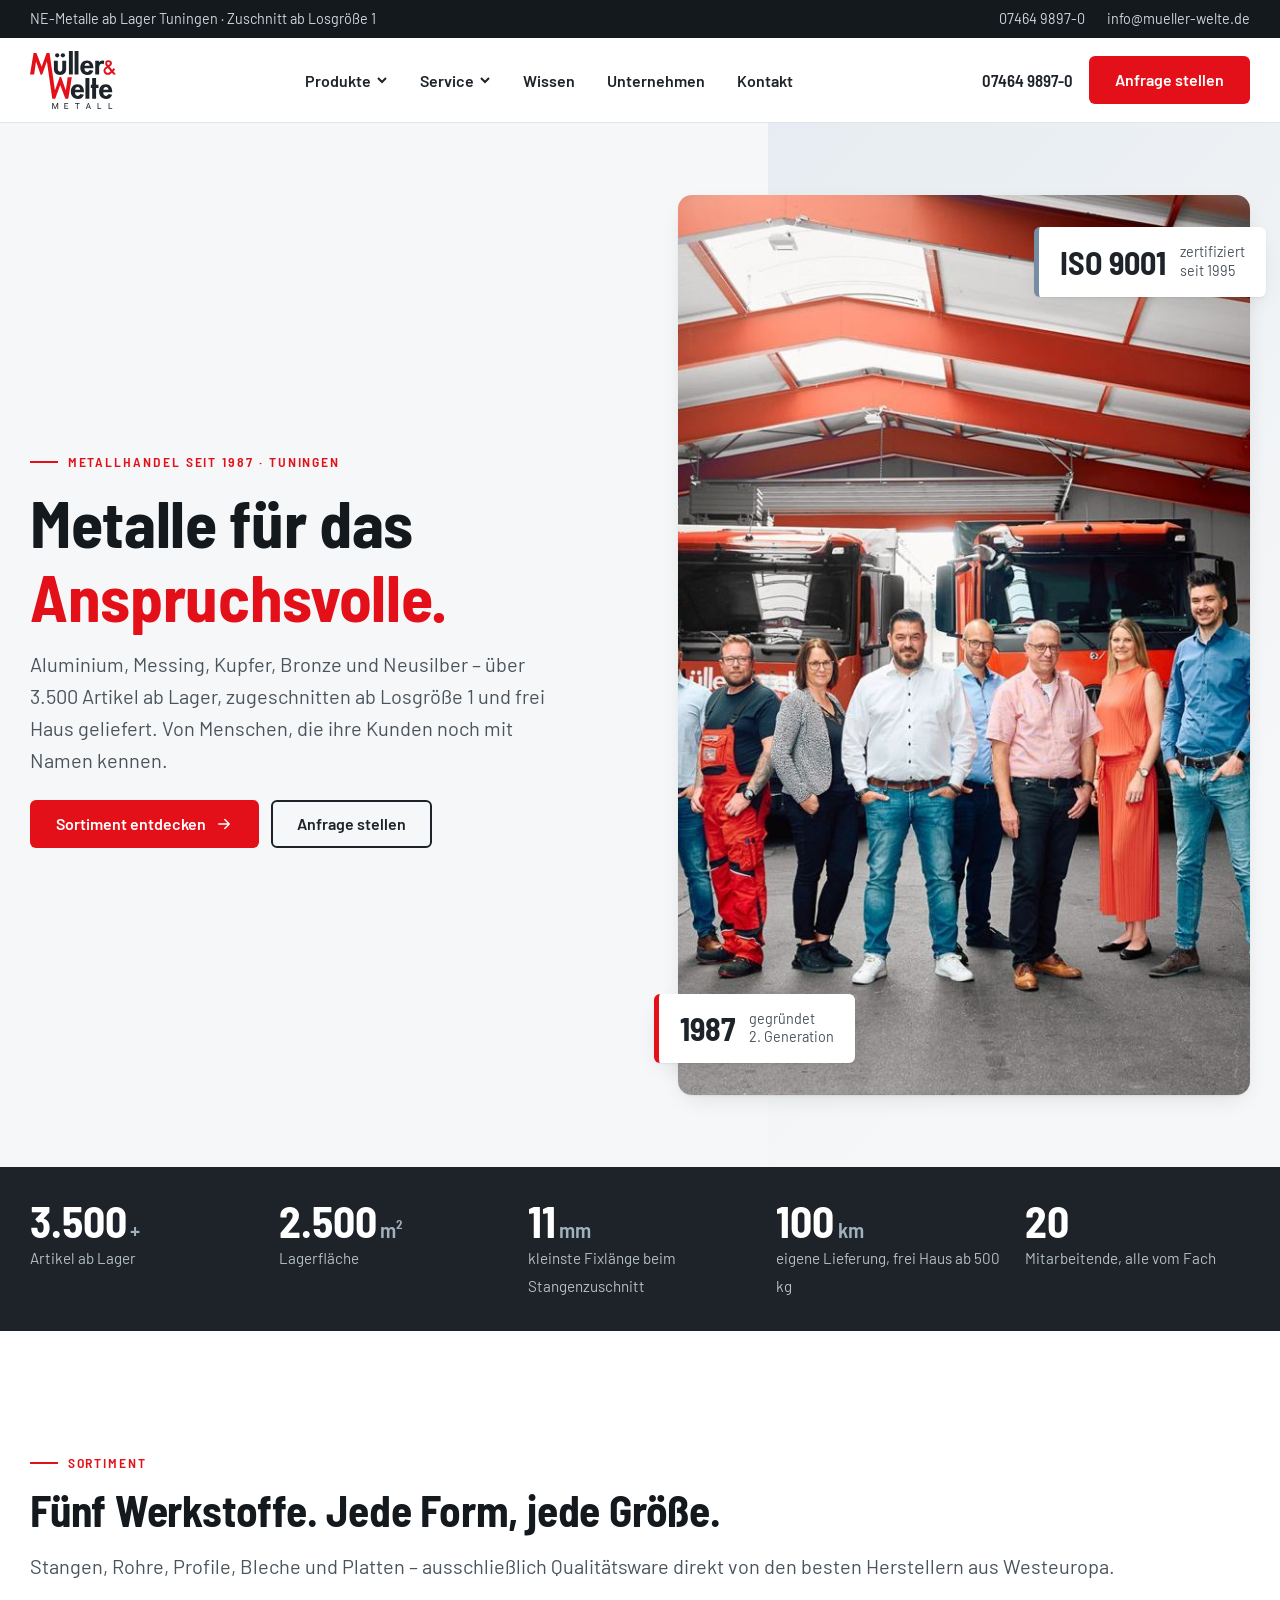
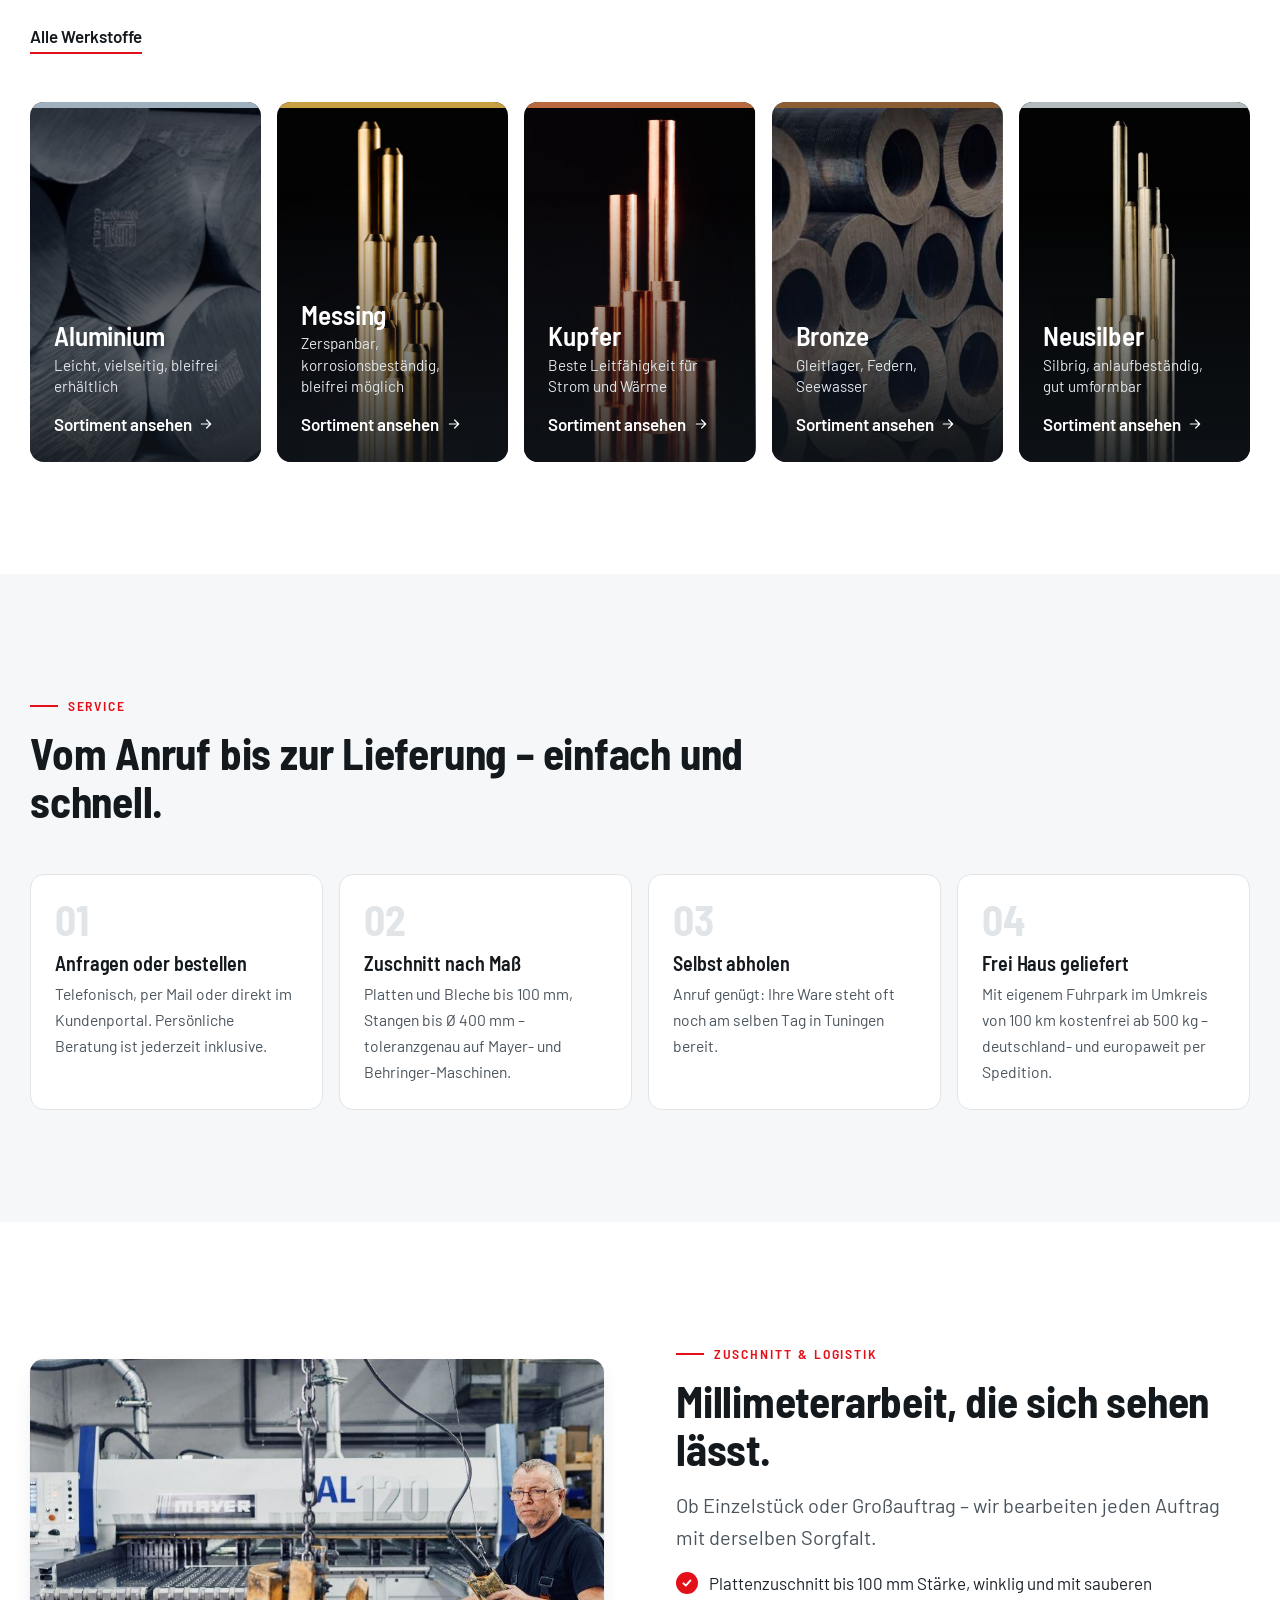
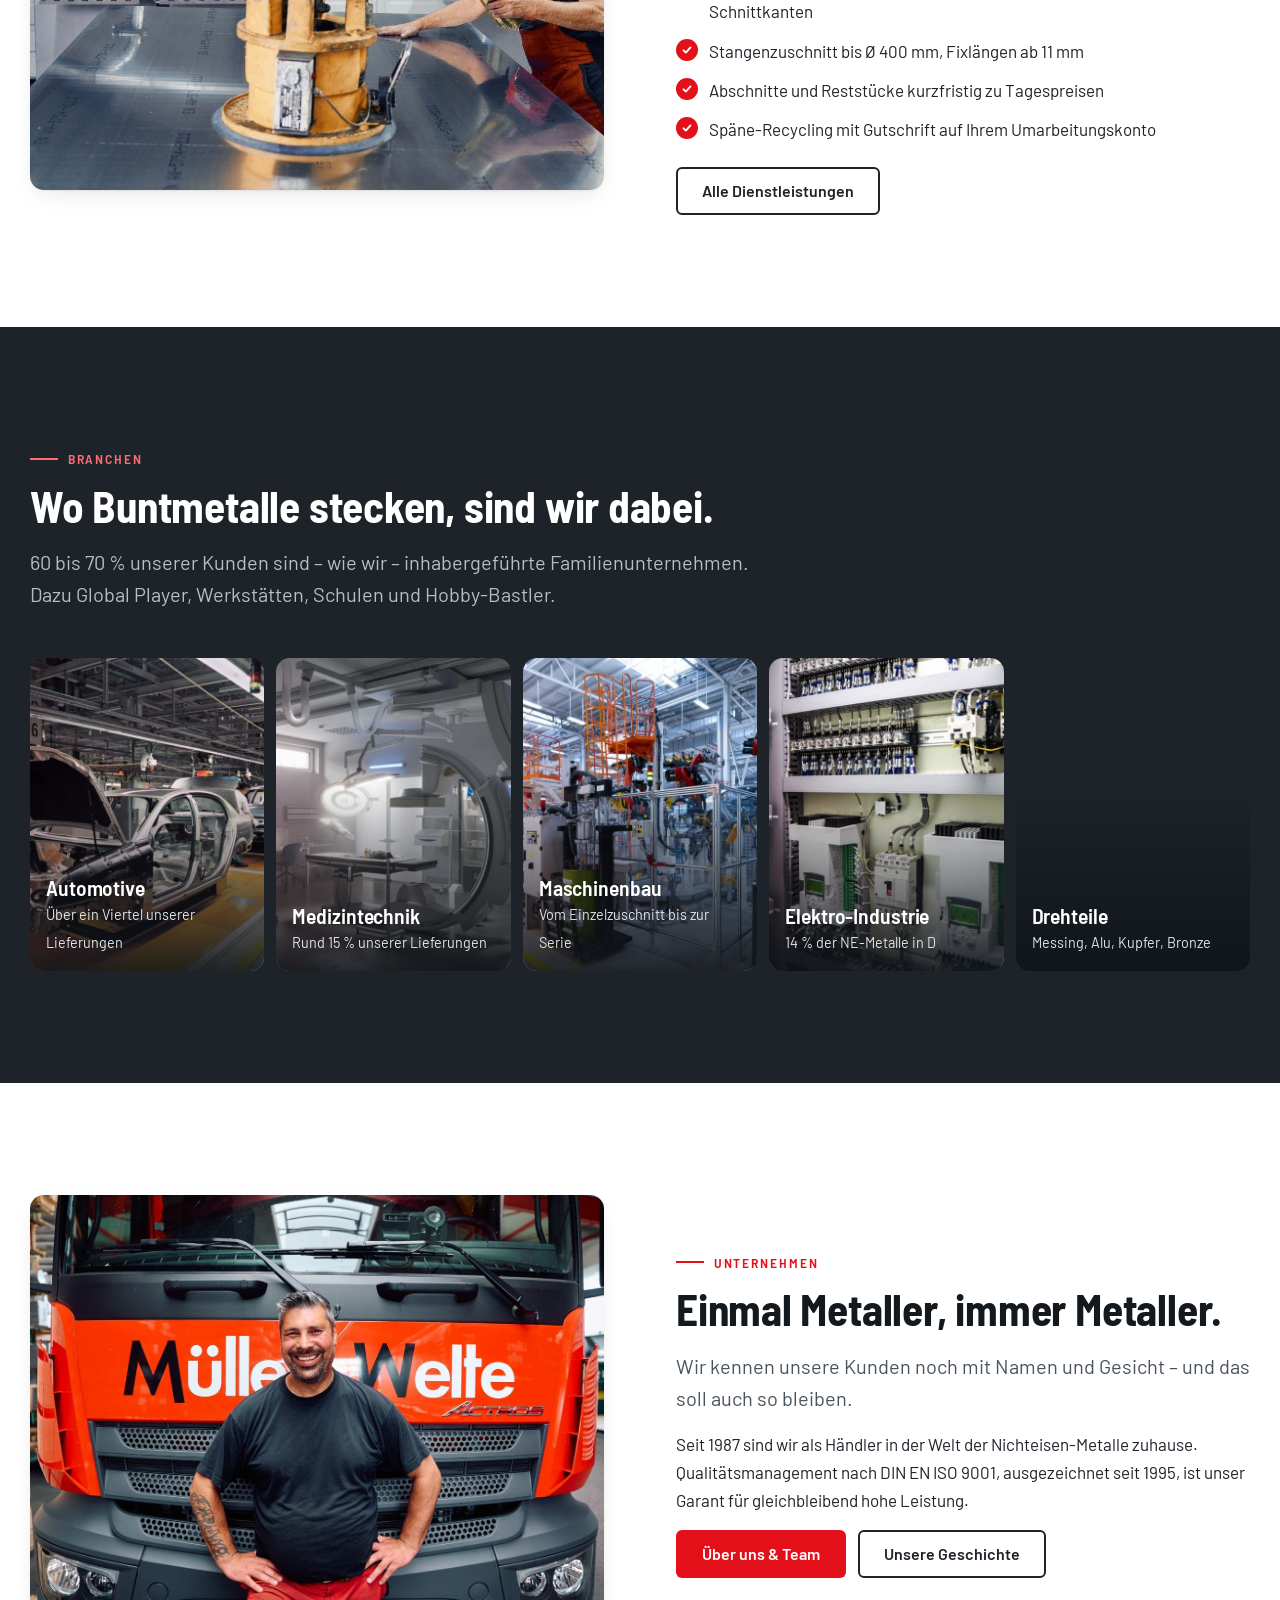
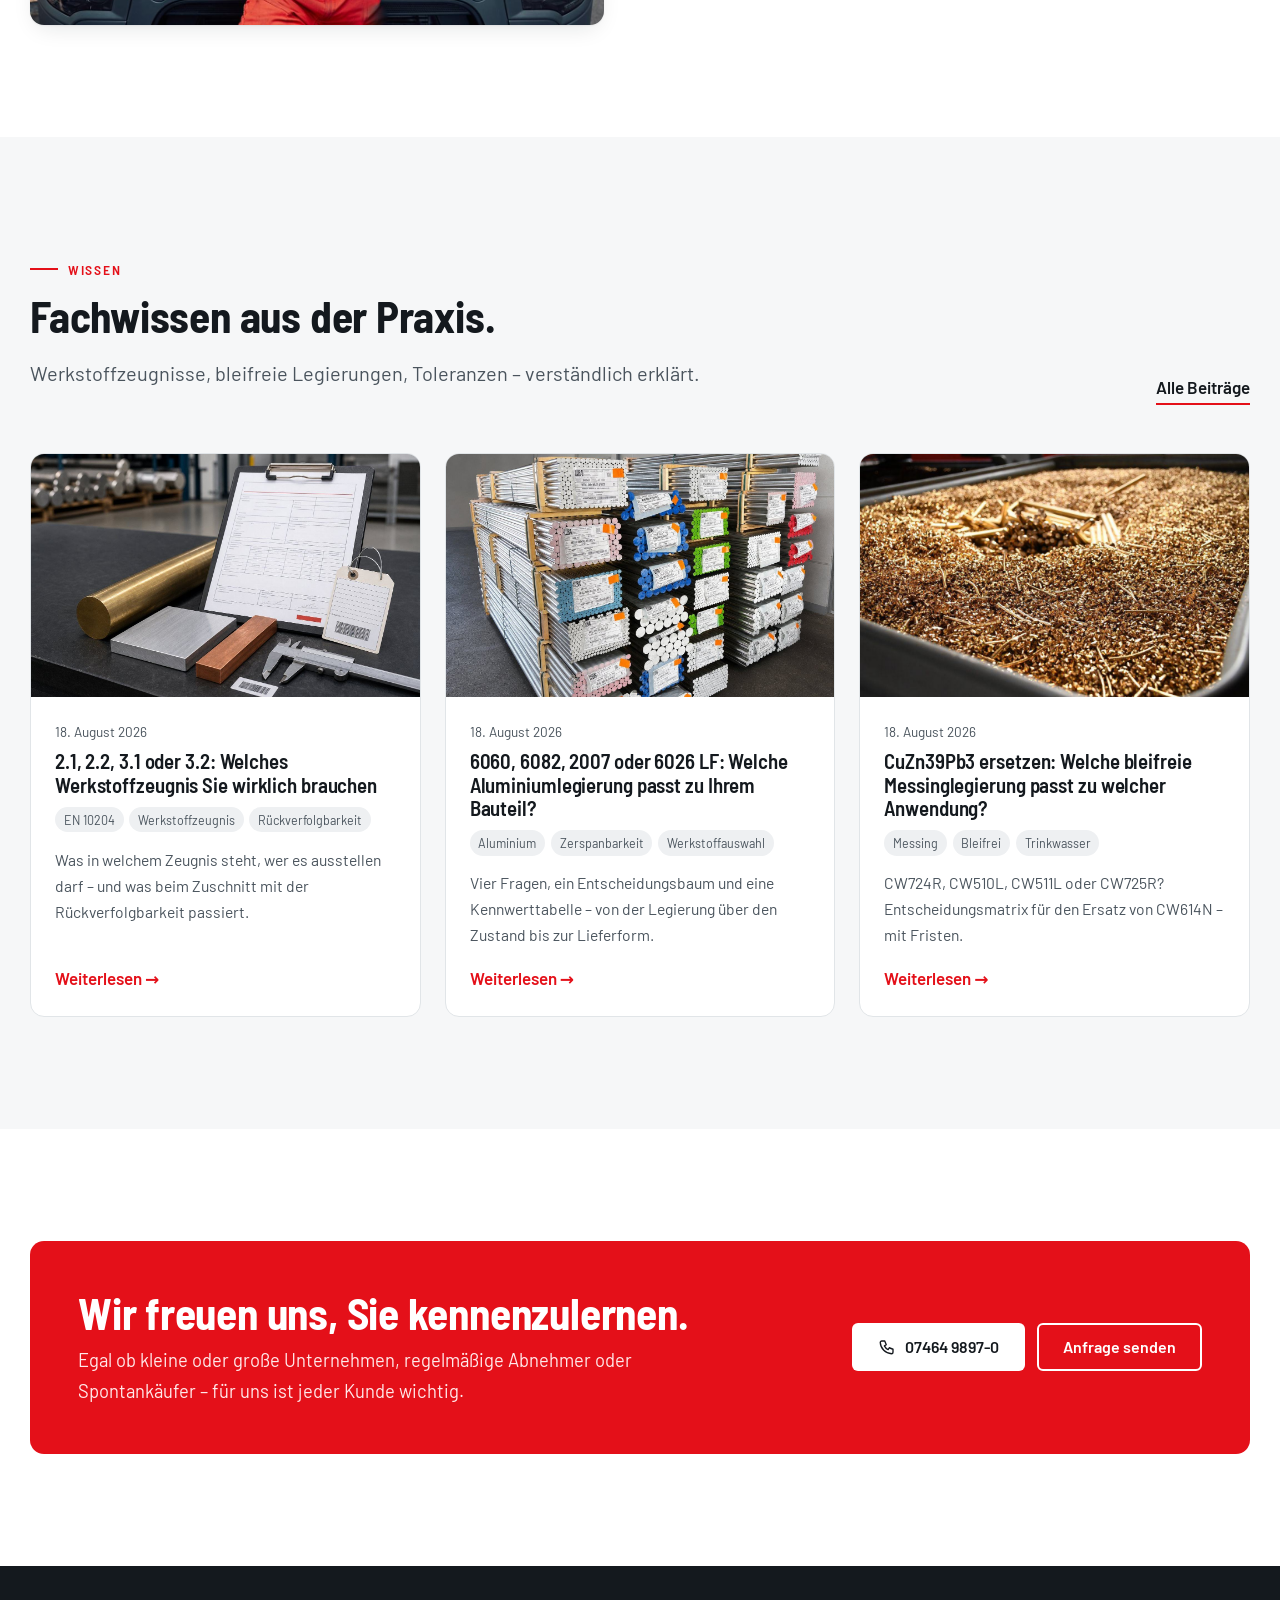
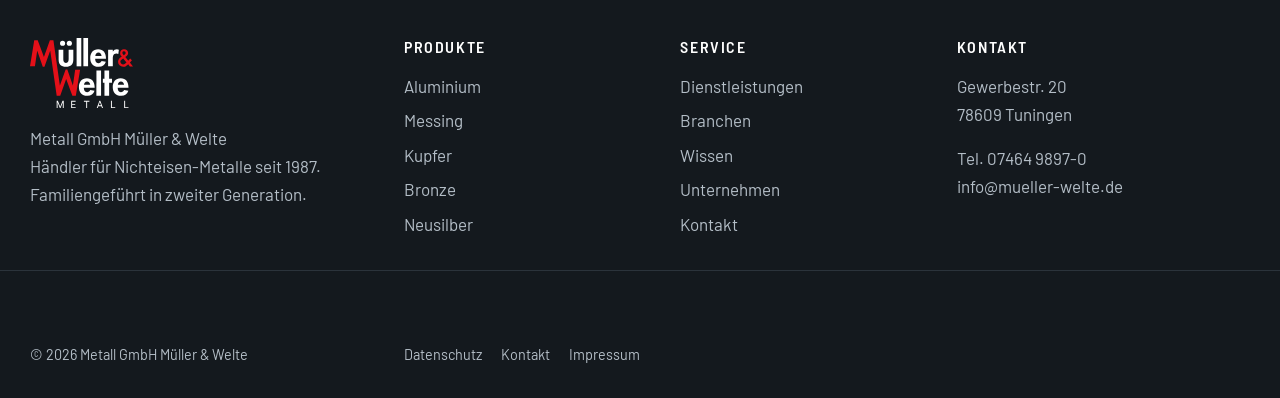
<file: index.html>
<!doctype html>
<html lang="de"><head><meta charset="utf-8"><meta name="viewport" content="width=device-width,initial-scale=1">
<title>NE-Metalle ab Lager Tuningen | Aluminium, Messing, Kupfer | Müller &amp; Welte</title><meta name="description" content="Halbzeuge und Zuschnitte aus Aluminium, Messing, Kupfer, Bronze und Neusilber. Über 3.500 Artikel ab Lager Tuningen, Zuschnitt ab Losgröße 1. Seit 1987.">
<meta property="og:title" content="NE-Metalle ab Lager Tuningen | Aluminium, Messing, Kupfer | Müller &amp; Welte"><meta property="og:description" content="Halbzeuge und Zuschnitte aus Aluminium, Messing, Kupfer, Bronze und Neusilber. Über 3.500 Artikel ab Lager Tuningen, Zuschnitt ab Losgröße 1. Seit 1987."><meta property="og:type" content="website"><meta property="og:image" content="img/20240606_mw_187.jpg">
<meta name="theme-color" content="#1d2329">
<link rel="icon" href="img/favicon.svg" type="image/svg+xml">
<link rel="preconnect" href="https://fonts.googleapis.com"><link rel="preconnect" href="https://fonts.gstatic.com" crossorigin>
<link href="https://fonts.googleapis.com/css2?family=Barlow:wght@400;500;600&amp;family=Barlow+Semi+Condensed:wght@500;600;700&amp;display=swap" rel="stylesheet">
<link rel="stylesheet" href="style.css?v=1791463577"></head>
<body><a class="skip" href="#main">Zum Inhalt springen</a>
<div class="topbar"><div class="wrap"><span>NE-Metalle ab Lager Tuningen · Zuschnitt ab Losgröße 1</span><span><a href="tel:+49746498970">07464 9897-0</a><a href="mailto:info@mueller-welte.de">info@mueller-welte.de</a></span></div></div>
<header class="site"><div class="wrap">
<a class="brand" href="index.html" aria-label="Müller &amp; Welte – Startseite"><img src="img/logo-dunkel.svg" alt="Müller &amp; Welte Metall GmbH" width="86" height="58"></a>
<nav class="main" id="nav" aria-label="Hauptnavigation"><ul><li class="has-sub"><button type="button" aria-expanded="false" aria-haspopup="true">Produkte<svg width="12" height="12" viewBox="0 0 12 12" aria-hidden="true"><path d="M2 4l4 4 4-4" fill="none" stroke="currentColor" stroke-width="2"/></svg></button><ul class="sub"><li><a href="produkte.html">Alle Werkstoffe</a></li><li><a href="aluminium.html"><span class="dot" style="background:#9fb0be"></span>Aluminium</a></li><li><a href="messing.html"><span class="dot" style="background:#c6a043"></span>Messing</a></li><li><a href="kupfer.html"><span class="dot" style="background:#b9693d"></span>Kupfer</a></li><li><a href="bronze.html"><span class="dot" style="background:#8b5e34"></span>Bronze</a></li><li><a href="neusilber.html"><span class="dot" style="background:#b4bcc0"></span>Neusilber</a></li></ul></li><li class="has-sub"><button type="button" aria-expanded="false" aria-haspopup="true">Service<svg width="12" height="12" viewBox="0 0 12 12" aria-hidden="true"><path d="M2 4l4 4 4-4" fill="none" stroke="currentColor" stroke-width="2"/></svg></button><ul class="sub"><li><a href="dienstleistungen.html">Dienstleistungen</a></li><li><a href="branchen.html">Branchen</a></li></ul></li><li><a href="wissen.html">Wissen</a></li><li><a href="unternehmen.html">Unternehmen</a></li><li><a href="kontakt.html">Kontakt</a></li></ul></nav>
<div class="header-cta"><a class="tel" href="tel:+49746498970">07464 9897-0</a><a class="btn btn-primary" href="kontakt.html">Anfrage stellen</a>
<button class="burger" type="button" aria-label="Menü" aria-expanded="false" aria-controls="nav"><span></span></button></div>
</div></header>
<main id="main">
<section class="hero"><div class="wrap">
<div><span class="eyebrow">Metallhandel seit 1987 · Tuningen</span>
<h1>Metalle für das <em>Anspruchsvolle.</em></h1>
<p class="lead">Aluminium, Messing, Kupfer, Bronze und Neusilber – über 3.500 Artikel ab Lager, zugeschnitten ab Losgröße 1 und frei Haus geliefert. Von Menschen, die ihre Kunden noch mit Namen kennen.</p>
<div class="cta-row"><a class="btn btn-primary" href="produkte.html">Sortiment entdecken <svg viewBox="0 0 24 24" fill="none" stroke="currentColor" stroke-width="1.8" stroke-linecap="round" stroke-linejoin="round" aria-hidden="true"><path d="M5 12h14M13 6l6 6-6 6"/></svg></a><a class="btn btn-ghost" href="kontakt.html">Anfrage stellen</a></div></div>
<div class="hero-media"><img class="main" src="img/20240606_mw_187.jpg" alt="Das Team von Müller &amp; Welte im Lager in Tuningen" width="1200" height="900" fetchpriority="high">
<div class="hero-badge"><strong>1987</strong><span>gegründet<br>2. Generation</span></div>
<div class="hero-badge b2"><strong>ISO 9001</strong><span>zertifiziert<br>seit 1995</span></div></div>
</div></section>
<section class="stats" aria-label="Zahlen und Fakten"><div class="wrap">
<div class="stat"><strong>3.500<small>+</small></strong><span>Artikel ab Lager</span></div>
<div class="stat"><strong>2.500<small>m²</small></strong><span>Lagerfläche</span></div>
<div class="stat"><strong>11<small>mm</small></strong><span>kleinste Fixlänge beim Stangenzuschnitt</span></div>
<div class="stat"><strong>100<small>km</small></strong><span>eigene Lieferung, frei Haus ab 500 kg</span></div>
<div class="stat"><strong>20</strong><span>Mitarbeitende, alle vom Fach</span></div></div></section>

<section class="s"><div class="wrap">
<div class="sec-head row"><div><span class="eyebrow">Sortiment</span><h2>Fünf Werkstoffe. Jede Form, jede Größe.</h2><p class="lead">Stangen, Rohre, Profile, Bleche und Platten – ausschließlich Qualitätsware direkt von den besten Herstellern aus Westeuropa.</p></div><a class="link-arrow" href="produkte.html">Alle Werkstoffe</a></div>
<div class="mat-grid"><a class="mat rv" href="aluminium.html" style="--c:#9fb0be"><img src="img/mw-header-home-02.jpg" alt="" loading="lazy" decoding="async"><div><h3>Aluminium</h3><p>Leicht, vielseitig, bleifrei erhältlich</p><span class="go">Sortiment ansehen <svg width=16 height=16 viewBox="0 0 24 24" fill="none" stroke="currentColor" stroke-width="1.8" stroke-linecap="round" stroke-linejoin="round" aria-hidden="true"><path d="M5 12h14M13 6l6 6-6 6"/></svg></span></div></a><a class="mat rv" href="messing.html" style="--c:#c6a043"><img src="img/20240606_mw_144.jpg" alt="" loading="lazy" decoding="async"><div><h3>Messing</h3><p>Zerspanbar, korrosionsbeständig, bleifrei möglich</p><span class="go">Sortiment ansehen <svg width=16 height=16 viewBox="0 0 24 24" fill="none" stroke="currentColor" stroke-width="1.8" stroke-linecap="round" stroke-linejoin="round" aria-hidden="true"><path d="M5 12h14M13 6l6 6-6 6"/></svg></span></div></a><a class="mat rv" href="kupfer.html" style="--c:#b9693d"><img src="img/20240606_mw_148.jpg" alt="" loading="lazy" decoding="async"><div><h3>Kupfer</h3><p>Beste Leitfähigkeit für Strom und Wärme</p><span class="go">Sortiment ansehen <svg width=16 height=16 viewBox="0 0 24 24" fill="none" stroke="currentColor" stroke-width="1.8" stroke-linecap="round" stroke-linejoin="round" aria-hidden="true"><path d="M5 12h14M13 6l6 6-6 6"/></svg></span></div></a><a class="mat rv" href="bronze.html" style="--c:#8b5e34"><img src="img/mw-header-bronze.jpg" alt="" loading="lazy" decoding="async"><div><h3>Bronze</h3><p>Gleitlager, Federn, Seewasser</p><span class="go">Sortiment ansehen <svg width=16 height=16 viewBox="0 0 24 24" fill="none" stroke="currentColor" stroke-width="1.8" stroke-linecap="round" stroke-linejoin="round" aria-hidden="true"><path d="M5 12h14M13 6l6 6-6 6"/></svg></span></div></a><a class="mat rv" href="neusilber.html" style="--c:#b4bcc0"><img src="img/20240606_mw_155.jpg" alt="" loading="lazy" decoding="async"><div><h3>Neusilber</h3><p>Silbrig, anlaufbeständig, gut umformbar</p><span class="go">Sortiment ansehen <svg width=16 height=16 viewBox="0 0 24 24" fill="none" stroke="currentColor" stroke-width="1.8" stroke-linecap="round" stroke-linejoin="round" aria-hidden="true"><path d="M5 12h14M13 6l6 6-6 6"/></svg></span></div></a></div></div></section>

<section class="s soft"><div class="wrap">
<div class="sec-head"><span class="eyebrow">Service</span><h2>Vom Anruf bis zur Lieferung – einfach und schnell.</h2></div>
<div class="steps">
<div class="step rv"><h3>Anfragen oder bestellen</h3><p>Telefonisch, per Mail oder direkt im Kundenportal. Persönliche Beratung ist jederzeit inklusive.</p></div>
<div class="step rv"><h3>Zuschnitt nach Maß</h3><p>Platten und Bleche bis 100 mm, Stangen bis Ø 400 mm – toleranzgenau auf Mayer- und Behringer-Maschinen.</p></div>
<div class="step rv"><h3>Selbst abholen</h3><p>Anruf genügt: Ihre Ware steht oft noch am selben Tag in Tuningen bereit.</p></div>
<div class="step rv"><h3>Frei Haus geliefert</h3><p>Mit eigenem Fuhrpark im Umkreis von 100 km kostenfrei ab 500 kg – deutschland- und europaweit per Spedition.</p></div></div>
</div></section>

<section class="s"><div class="wrap split">
<img class="rv" src="img/mw-home-verarbeitung.jpg" alt="Plattenzuschnitt auf der Säge bei Müller &amp; Welte" loading="lazy" decoding="async">
<div class="rv"><span class="eyebrow">Zuschnitt &amp; Logistik</span><h2>Millimeterarbeit, die sich sehen lässt.</h2>
<p class="lead">Ob Einzelstück oder Großauftrag – wir bearbeiten jeden Auftrag mit derselben Sorgfalt.</p>
<ul class="checks"><li>Plattenzuschnitt bis 100 mm Stärke, winklig und mit sauberen Schnittkanten</li><li>Stangenzuschnitt bis Ø 400 mm, Fixlängen ab 11 mm</li><li>Abschnitte und Reststücke kurzfristig zu Tagespreisen</li><li>Späne-Recycling mit Gutschrift auf Ihrem Umarbeitungskonto</li></ul>
<a class="btn btn-ghost" href="dienstleistungen.html">Alle Dienstleistungen</a></div></div></section>

<section class="s dark"><div class="wrap">
<div class="sec-head"><span class="eyebrow" style="color:#ff6b72">Branchen</span><h2>Wo Buntmetalle stecken, sind wir dabei.</h2><p class="lead">60 bis 70 % unserer Kunden sind – wie wir – inhabergeführte Familienunternehmen. Dazu Global Player, Werkstätten, Schulen und Hobby-Bastler.</p></div>
<div class="branchen"><a class="br rv" href="branchen.html"><img src="img/mw-branchen-automotive.jpg" alt="" loading="lazy" decoding="async"><div><h3>Automotive</h3><span>Über ein Viertel unserer Lieferungen</span></div></a><a class="br rv" href="branchen.html"><img src="img/mw-branchen-medizintechnik.jpg" alt="" loading="lazy" decoding="async"><div><h3>Medizintechnik</h3><span>Rund 15 % unserer Lieferungen</span></div></a><a class="br rv" href="branchen.html"><img src="img/mw-branchen-maschinenbau.jpg" alt="" loading="lazy" decoding="async"><div><h3>Maschinenbau</h3><span>Vom Einzelzuschnitt bis zur Serie</span></div></a><a class="br rv" href="branchen.html"><img src="img/mw-branchen-elektroindustrie.jpg" alt="" loading="lazy" decoding="async"><div><h3>Elektro-Industrie</h3><span>14 % der NE-Metalle in D</span></div></a><a class="br rv" href="branchen.html"><img src="img/mw-branchen-drehteile.jpg" alt="" loading="lazy" decoding="async"><div><h3>Drehteile</h3><span>Messing, Alu, Kupfer, Bronze</span></div></a></div></div></section>

<section class="s"><div class="wrap split rev">
<div class="rv"><span class="eyebrow">Unternehmen</span><h2>Einmal Metaller, immer Metaller.</h2>
<p class="lead">Wir kennen unsere Kunden noch mit Namen und Gesicht – und das soll auch so bleiben.</p>
<p>Seit 1987 sind wir als Händler in der Welt der Nichteisen-Metalle zuhause. Qualitätsmanagement nach DIN EN ISO 9001, ausgezeichnet seit 1995, ist unser Garant für gleichbleibend hohe Leistung.</p>
<div class="cta-row"><a class="btn btn-primary" href="unternehmen.html">Über uns &amp; Team</a><a class="btn btn-ghost" href="unternehmen.html#historie">Unsere Geschichte</a></div></div>
<img class="rv" src="img/20240606_mw_170.jpg" alt="Mitarbeiter vor dem Müller-&amp;-Welte-Lkw" loading="lazy" decoding="async"></div></section>

<section class="s soft"><div class="wrap">
<div class="sec-head row"><div><span class="eyebrow">Wissen</span><h2>Fachwissen aus der Praxis.</h2><p class="lead">Werkstoffzeugnisse, bleifreie Legierungen, Toleranzen – verständlich erklärt.</p></div><a class="link-arrow" href="wissen.html">Alle Beiträge</a></div>
<div class="cards"><a class="card rv" href="https://www.mueller-welte.de/blog/werkstoffzeugnis-en-10204"><img src="img/werkstoffzeugnis-en-10204-pruefbescheinigung.jpg" alt="" loading="lazy" decoding="async"><div class="body"><span class="meta">18. August 2026</span><h3>2.1, 2.2, 3.1 oder 3.2: Welches Werkstoffzeugnis Sie wirklich brauchen</h3><ul class="tags"><li>EN 10204</li><li>Werkstoffzeugnis</li><li>Rückverfolgbarkeit</li></ul><p>Was in welchem Zeugnis steht, wer es ausstellen darf – und was beim Zuschnitt mit der Rückverfolgbarkeit passiert.</p><span class="more">Weiterlesen →</span></div></a><a class="card rv" href="https://www.mueller-welte.de/blog/aluminium-legierung-auswahl-zerspanung"><img src="img/aluminium-stangen-legierungen-farbcodierung.jpg" alt="" loading="lazy" decoding="async"><div class="body"><span class="meta">18. August 2026</span><h3>6060, 6082, 2007 oder 6026 LF: Welche Aluminiumlegierung passt zu Ihrem Bauteil?</h3><ul class="tags"><li>Aluminium</li><li>Zerspanbarkeit</li><li>Werkstoffauswahl</li></ul><p>Vier Fragen, ein Entscheidungsbaum und eine Kennwerttabelle – von der Legierung über den Zustand bis zur Lieferform.</p><span class="more">Weiterlesen →</span></div></a><a class="card rv" href="https://www.mueller-welte.de/blog/cuzn39pb3-ersetzen-bleifreies-messing"><img src="img/dsc_9855_-3-.jpg" alt="" loading="lazy" decoding="async"><div class="body"><span class="meta">18. August 2026</span><h3>CuZn39Pb3 ersetzen: Welche bleifreie Messinglegierung passt zu welcher Anwendung?</h3><ul class="tags"><li>Messing</li><li>Bleifrei</li><li>Trinkwasser</li></ul><p>CW724R, CW510L, CW511L oder CW725R? Entscheidungsmatrix für den Ersatz von CW614N – mit Fristen.</p><span class="more">Weiterlesen →</span></div></a></div></div></section>

<section class="s"><div class="wrap"><div class="cta-band rv"><div><h2>Wir freuen uns, Sie kennenzulernen.</h2><p>Egal ob kleine oder große Unternehmen, regelmäßige Abnehmer oder Spontankäufer – für uns ist jeder Kunde wichtig.</p></div>
<div class="acts"><a class="btn" href="tel:+49746498970"><svg viewBox="0 0 24 24" fill="none" stroke="currentColor" stroke-width="1.8" stroke-linecap="round" stroke-linejoin="round" aria-hidden="true"><path d="M5 4h4l2 5-2.5 1.5a11 11 0 0 0 5 5L15 13l5 2v4a2 2 0 0 1-2 2A16 16 0 0 1 3 6a2 2 0 0 1 2-2z"/></svg> 07464 9897-0</a><a class="btn o" href="kontakt.html">Anfrage senden</a></div></div></div></section></main>
<footer class="site"><div class="wrap">
<div><a class="brand" href="index.html"><img src="img/logo-weiss.svg" alt="Müller &amp; Welte" width="103" height="70"></a>
<p>Metall GmbH Müller &amp; Welte<br>Händler für Nichteisen-Metalle seit 1987. Familiengeführt in zweiter Generation.</p></div>
<div><h4>Produkte</h4><ul><li><a href="aluminium.html">Aluminium</a></li><li><a href="messing.html">Messing</a></li><li><a href="kupfer.html">Kupfer</a></li><li><a href="bronze.html">Bronze</a></li><li><a href="neusilber.html">Neusilber</a></li></ul></div>
<div><h4>Service</h4><ul><li><a href="dienstleistungen.html">Dienstleistungen</a></li><li><a href="branchen.html">Branchen</a></li><li><a href="wissen.html">Wissen</a></li><li><a href="unternehmen.html">Unternehmen</a></li><li><a href="kontakt.html">Kontakt</a></li></ul></div>
<div><h4>Kontakt</h4><address class="addr" style="font-style:normal"><p>Gewerbestr. 20<br>78609 Tuningen</p><p>Tel. <a href="tel:+49746498970">07464 9897-0</a><br><a href="mailto:info@mueller-welte.de">info@mueller-welte.de</a></p></address></div>
</div><div class="legal"><div class="wrap"><span>© 2026 Metall GmbH Müller &amp; Welte</span><span><a href="datenschutz.html">Datenschutz</a><a href="kontakt.html">Kontakt</a><a href="impressum.html">Impressum</a></span></div></div></footer>
<script src="main.js?v=1791463577"></script></body></html>
</file>
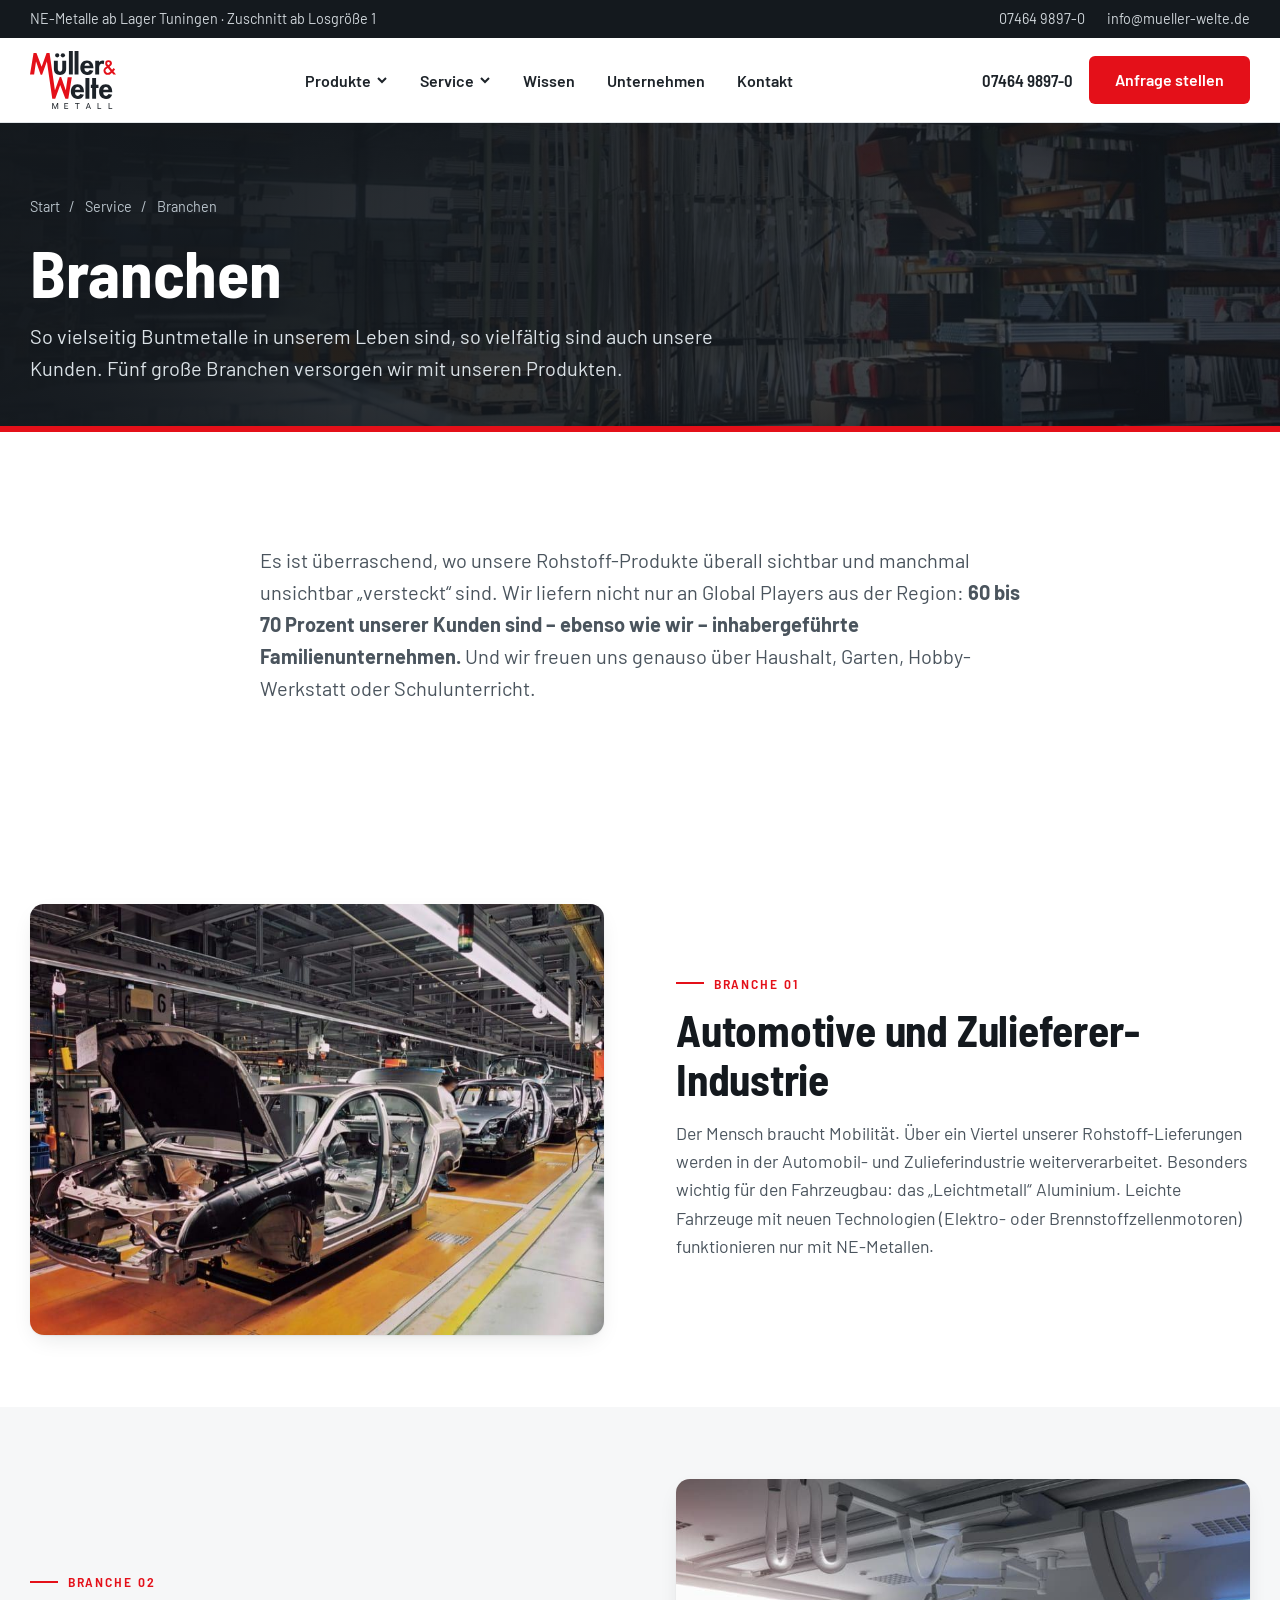
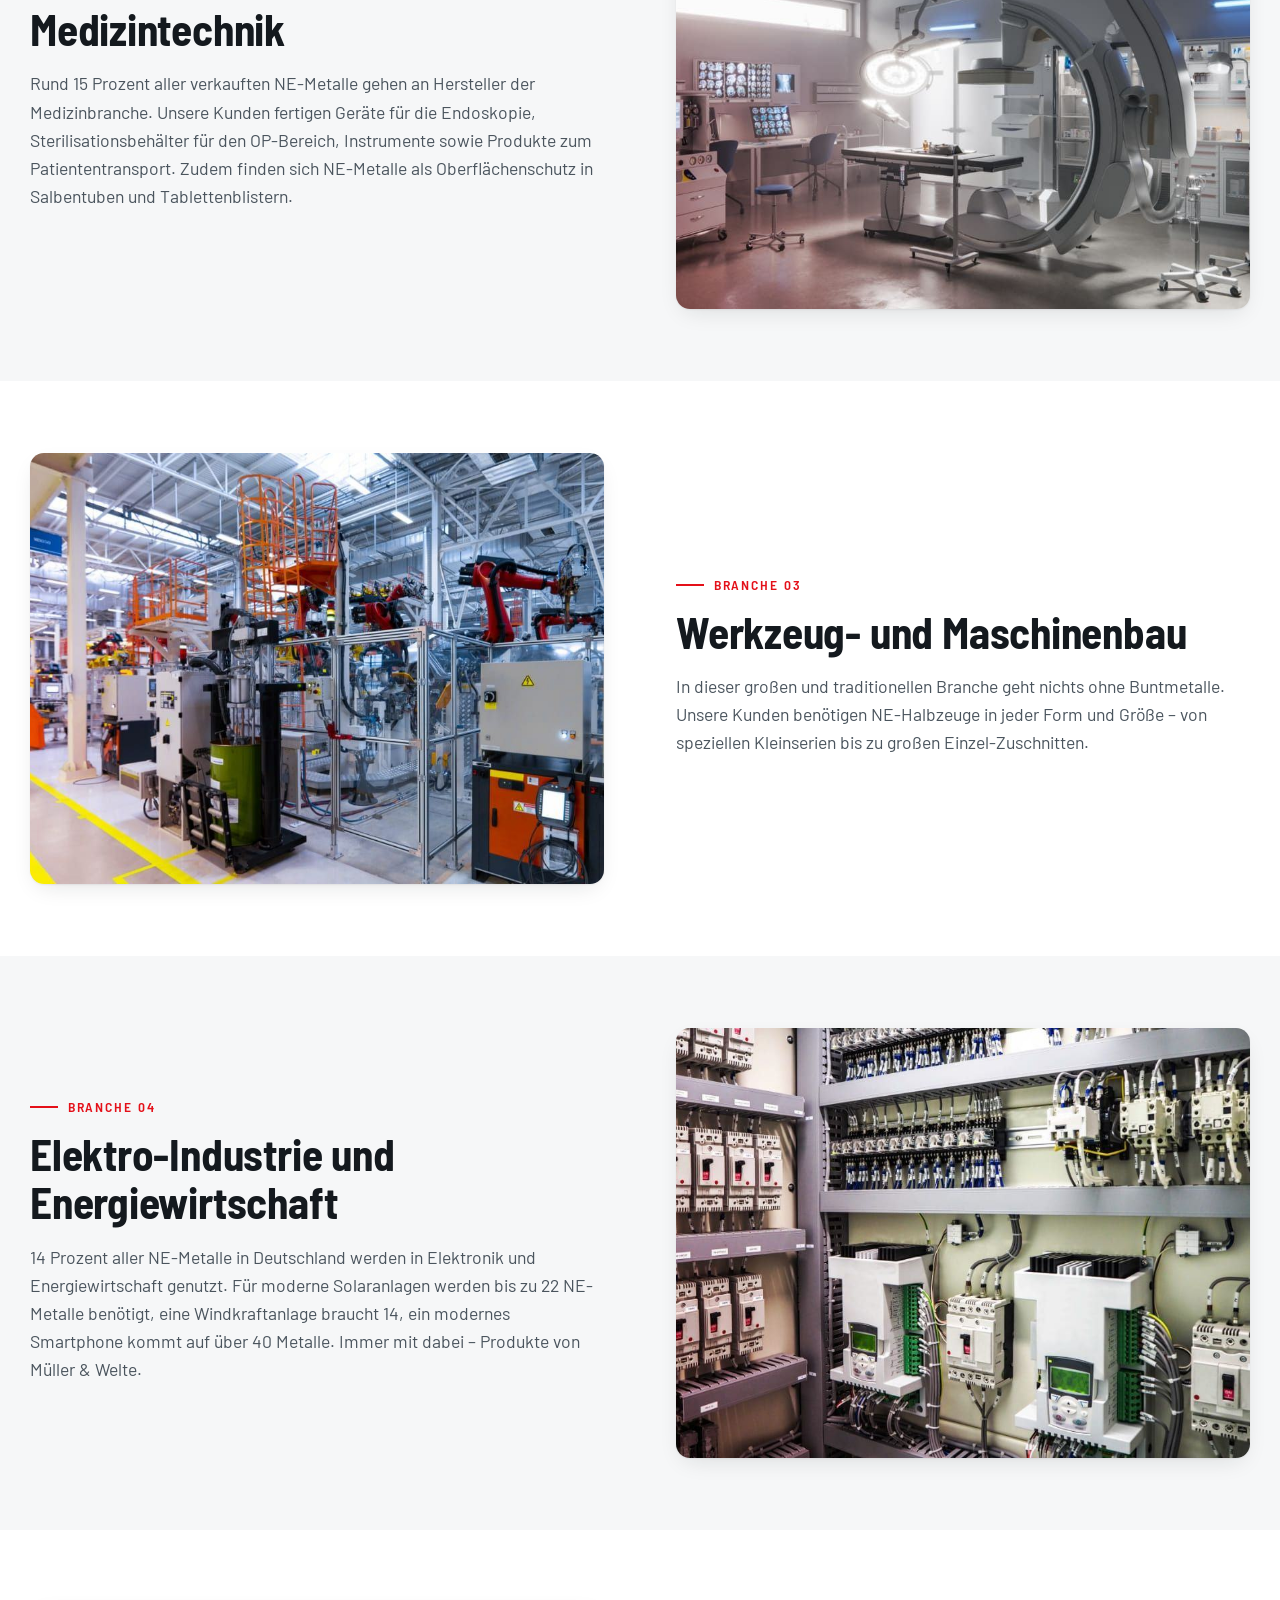
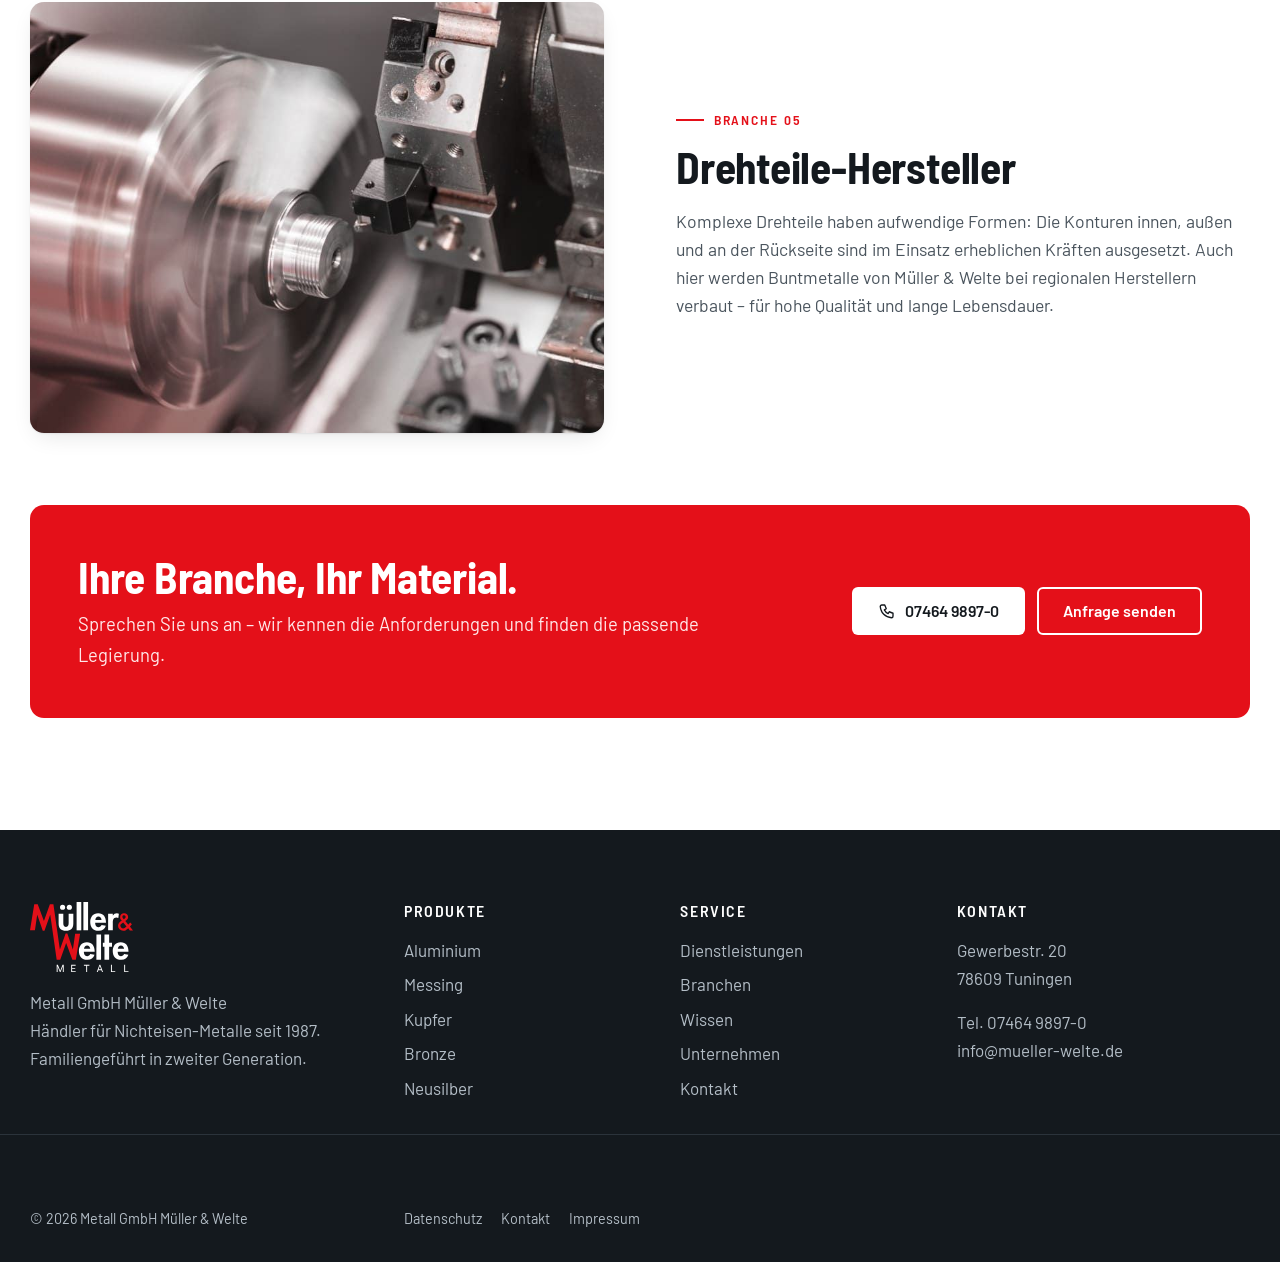
<file: branchen.html>
<!doctype html>
<html lang="de"><head><meta charset="utf-8"><meta name="viewport" content="width=device-width,initial-scale=1">
<title>Branchen | Müller &amp; Welte</title><meta name="description" content="Automotive, Medizintechnik, Maschinenbau, Elektro-Industrie und Drehteile: Für diese Branchen liefert Müller &amp; Welte NE-Metalle.">
<meta property="og:title" content="Branchen | Müller &amp; Welte"><meta property="og:description" content="Automotive, Medizintechnik, Maschinenbau, Elektro-Industrie und Drehteile: Für diese Branchen liefert Müller &amp; Welte NE-Metalle."><meta property="og:type" content="website"><meta property="og:image" content="img/20240606_mw_187.jpg">
<meta name="theme-color" content="#1d2329">
<link rel="icon" href="img/favicon.svg" type="image/svg+xml">
<link rel="preconnect" href="https://fonts.googleapis.com"><link rel="preconnect" href="https://fonts.gstatic.com" crossorigin>
<link href="https://fonts.googleapis.com/css2?family=Barlow:wght@400;500;600&amp;family=Barlow+Semi+Condensed:wght@500;600;700&amp;display=swap" rel="stylesheet">
<link rel="stylesheet" href="style.css?v=1791463577"></head>
<body><a class="skip" href="#main">Zum Inhalt springen</a>
<div class="topbar"><div class="wrap"><span>NE-Metalle ab Lager Tuningen · Zuschnitt ab Losgröße 1</span><span><a href="tel:+49746498970">07464 9897-0</a><a href="mailto:info@mueller-welte.de">info@mueller-welte.de</a></span></div></div>
<header class="site"><div class="wrap">
<a class="brand" href="index.html" aria-label="Müller &amp; Welte – Startseite"><img src="img/logo-dunkel.svg" alt="Müller &amp; Welte Metall GmbH" width="86" height="58"></a>
<nav class="main" id="nav" aria-label="Hauptnavigation"><ul><li class="has-sub"><button type="button" aria-expanded="false" aria-haspopup="true">Produkte<svg width="12" height="12" viewBox="0 0 12 12" aria-hidden="true"><path d="M2 4l4 4 4-4" fill="none" stroke="currentColor" stroke-width="2"/></svg></button><ul class="sub"><li><a href="produkte.html">Alle Werkstoffe</a></li><li><a href="aluminium.html"><span class="dot" style="background:#9fb0be"></span>Aluminium</a></li><li><a href="messing.html"><span class="dot" style="background:#c6a043"></span>Messing</a></li><li><a href="kupfer.html"><span class="dot" style="background:#b9693d"></span>Kupfer</a></li><li><a href="bronze.html"><span class="dot" style="background:#8b5e34"></span>Bronze</a></li><li><a href="neusilber.html"><span class="dot" style="background:#b4bcc0"></span>Neusilber</a></li></ul></li><li class="has-sub"><button type="button" aria-expanded="false" aria-haspopup="true" aria-current="page">Service<svg width="12" height="12" viewBox="0 0 12 12" aria-hidden="true"><path d="M2 4l4 4 4-4" fill="none" stroke="currentColor" stroke-width="2"/></svg></button><ul class="sub"><li><a href="dienstleistungen.html">Dienstleistungen</a></li><li><a href="branchen.html">Branchen</a></li></ul></li><li><a href="wissen.html">Wissen</a></li><li><a href="unternehmen.html">Unternehmen</a></li><li><a href="kontakt.html">Kontakt</a></li></ul></nav>
<div class="header-cta"><a class="tel" href="tel:+49746498970">07464 9897-0</a><a class="btn btn-primary" href="kontakt.html">Anfrage stellen</a>
<button class="burger" type="button" aria-label="Menü" aria-expanded="false" aria-controls="nav"><span></span></button></div>
</div></header>
<main id="main"><section class="page-hero"><img src="img/mw-header-branchen.jpg" alt="" loading="eager"><div class="wrap"><div class="crumbs"><a href="index.html">Start</a> <span>/</span> Service <span>/</span> Branchen</div><h1>Branchen</h1><p class="lead">So vielseitig Buntmetalle in unserem Leben sind, so vielfältig sind auch unsere Kunden. Fünf große Branchen versorgen wir mit unseren Produkten.</p></div><div class="stripe"></div></section><section class="s"><div class="wrap narrow"><p class="lead">Es ist überraschend, wo unsere Rohstoff-Produkte überall sichtbar und manchmal unsichtbar „versteckt“ sind. Wir liefern nicht nur an Global Players aus der Region: <strong>60 bis 70 Prozent unserer Kunden sind – ebenso wie wir – inhabergeführte Familienunternehmen.</strong> Und wir freuen uns genauso über Haushalt, Garten, Hobby-Werkstatt oder Schulunterricht.</p></div></section><section class="s" style="padding:var(--s8) 0"><div class="wrap split"><img class="rv" src="img/mw-branchen-automotive.jpg" alt="" loading="lazy" decoding="async"><div class="rv"><span class="eyebrow">Branche 01</span><h2>Automotive und Zulieferer-Industrie</h2><p class="lead" style="font-size:1.1rem">Der Mensch braucht Mobilität. Über ein Viertel unserer Rohstoff-Lieferungen werden in der Automobil- und Zulieferindustrie weiterverarbeitet. Besonders wichtig für den Fahrzeugbau: das „Leichtmetall“ Aluminium. Leichte Fahrzeuge mit neuen Technologien (Elektro- oder Brennstoffzellenmotoren) funktionieren nur mit NE-Metallen.</p></div></div></section><section class="s soft" style="padding:var(--s8) 0"><div class="wrap split rev"><img class="rv" src="img/mw-branchen-medizintechnik.jpg" alt="" loading="lazy" decoding="async"><div class="rv"><span class="eyebrow">Branche 02</span><h2>Medizintechnik</h2><p class="lead" style="font-size:1.1rem">Rund 15 Prozent aller verkauften NE-Metalle gehen an Hersteller der Medizinbranche. Unsere Kunden fertigen Geräte für die Endoskopie, Sterilisationsbehälter für den OP-Bereich, Instrumente sowie Produkte zum Patiententransport. Zudem finden sich NE-Metalle als Oberflächenschutz in Salbentuben und Tablettenblistern.</p></div></div></section><section class="s" style="padding:var(--s8) 0"><div class="wrap split"><img class="rv" src="img/mw-branchen-maschinenbau.jpg" alt="" loading="lazy" decoding="async"><div class="rv"><span class="eyebrow">Branche 03</span><h2>Werkzeug- und Maschinenbau</h2><p class="lead" style="font-size:1.1rem">In dieser großen und traditionellen Branche geht nichts ohne Buntmetalle. Unsere Kunden benötigen NE-Halbzeuge in jeder Form und Größe – von speziellen Kleinserien bis zu großen Einzel-Zuschnitten.</p></div></div></section><section class="s soft" style="padding:var(--s8) 0"><div class="wrap split rev"><img class="rv" src="img/mw-branchen-elektroindustrie.jpg" alt="" loading="lazy" decoding="async"><div class="rv"><span class="eyebrow">Branche 04</span><h2>Elektro-Industrie und Energiewirtschaft</h2><p class="lead" style="font-size:1.1rem">14 Prozent aller NE-Metalle in Deutschland werden in Elektronik und Energiewirtschaft genutzt. Für moderne Solaranlagen werden bis zu 22 NE-Metalle benötigt, eine Windkraftanlage braucht 14, ein modernes Smartphone kommt auf über 40 Metalle. Immer mit dabei – Produkte von Müller &amp; Welte.</p></div></div></section><section class="s" style="padding:var(--s8) 0"><div class="wrap split"><img class="rv" src="img/mw-branchen-drehteile.jpg" alt="" loading="lazy" decoding="async"><div class="rv"><span class="eyebrow">Branche 05</span><h2>Drehteile-Hersteller</h2><p class="lead" style="font-size:1.1rem">Komplexe Drehteile haben aufwendige Formen: Die Konturen innen, außen und an der Rückseite sind im Einsatz erheblichen Kräften ausgesetzt. Auch hier werden Buntmetalle von Müller &amp; Welte bei regionalen Herstellern verbaut – für hohe Qualität und lange Lebensdauer.</p></div></div></section><section class="s" style="padding-top:0"><div class="wrap"><div class="cta-band rv"><div><h2>Ihre Branche, Ihr Material.</h2><p>Sprechen Sie uns an – wir kennen die Anforderungen und finden die passende Legierung.</p></div>
<div class="acts"><a class="btn" href="tel:+49746498970"><svg viewBox="0 0 24 24" fill="none" stroke="currentColor" stroke-width="1.8" stroke-linecap="round" stroke-linejoin="round" aria-hidden="true"><path d="M5 4h4l2 5-2.5 1.5a11 11 0 0 0 5 5L15 13l5 2v4a2 2 0 0 1-2 2A16 16 0 0 1 3 6a2 2 0 0 1 2-2z"/></svg> 07464 9897-0</a><a class="btn o" href="kontakt.html">Anfrage senden</a></div></div></div></section></main>
<footer class="site"><div class="wrap">
<div><a class="brand" href="index.html"><img src="img/logo-weiss.svg" alt="Müller &amp; Welte" width="103" height="70"></a>
<p>Metall GmbH Müller &amp; Welte<br>Händler für Nichteisen-Metalle seit 1987. Familiengeführt in zweiter Generation.</p></div>
<div><h4>Produkte</h4><ul><li><a href="aluminium.html">Aluminium</a></li><li><a href="messing.html">Messing</a></li><li><a href="kupfer.html">Kupfer</a></li><li><a href="bronze.html">Bronze</a></li><li><a href="neusilber.html">Neusilber</a></li></ul></div>
<div><h4>Service</h4><ul><li><a href="dienstleistungen.html">Dienstleistungen</a></li><li><a href="branchen.html">Branchen</a></li><li><a href="wissen.html">Wissen</a></li><li><a href="unternehmen.html">Unternehmen</a></li><li><a href="kontakt.html">Kontakt</a></li></ul></div>
<div><h4>Kontakt</h4><address class="addr" style="font-style:normal"><p>Gewerbestr. 20<br>78609 Tuningen</p><p>Tel. <a href="tel:+49746498970">07464 9897-0</a><br><a href="mailto:info@mueller-welte.de">info@mueller-welte.de</a></p></address></div>
</div><div class="legal"><div class="wrap"><span>© 2026 Metall GmbH Müller &amp; Welte</span><span><a href="datenschutz.html">Datenschutz</a><a href="kontakt.html">Kontakt</a><a href="impressum.html">Impressum</a></span></div></div></footer>
<script src="main.js?v=1791463577"></script></body></html>
</file>
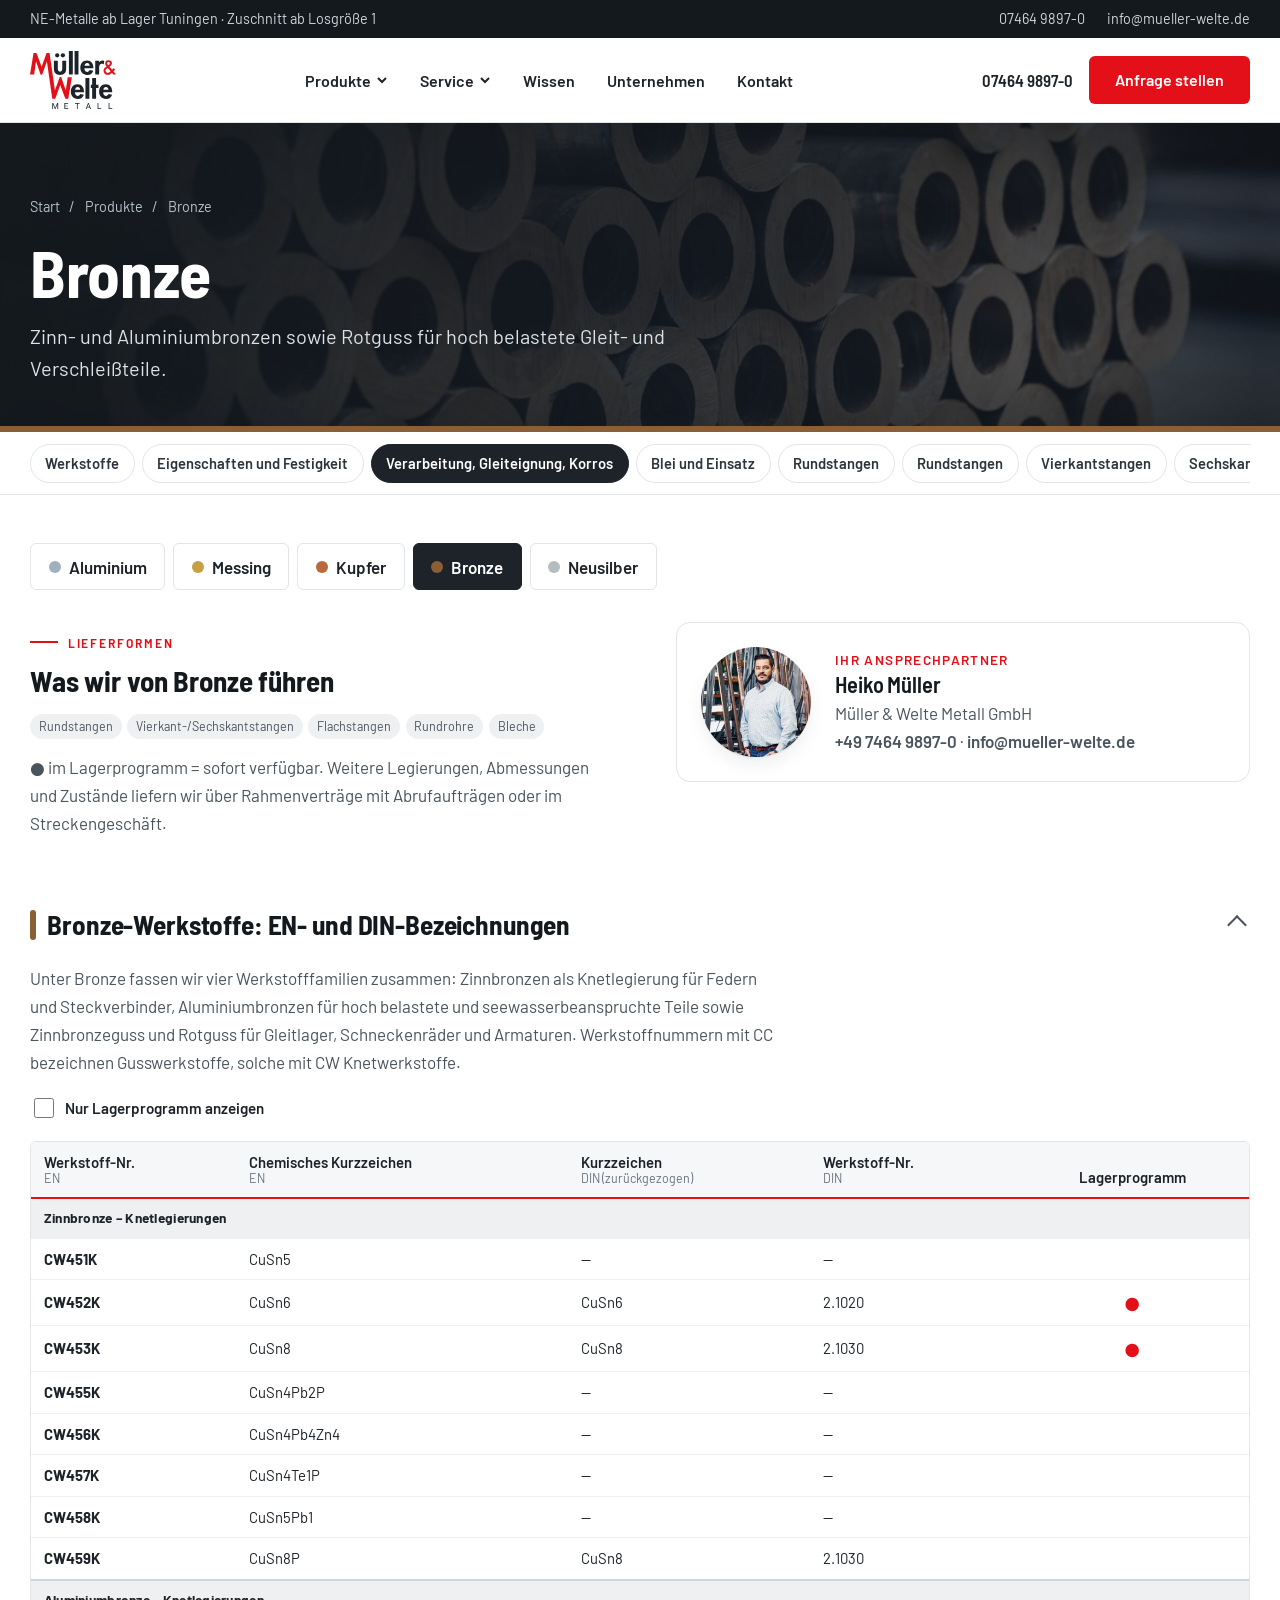
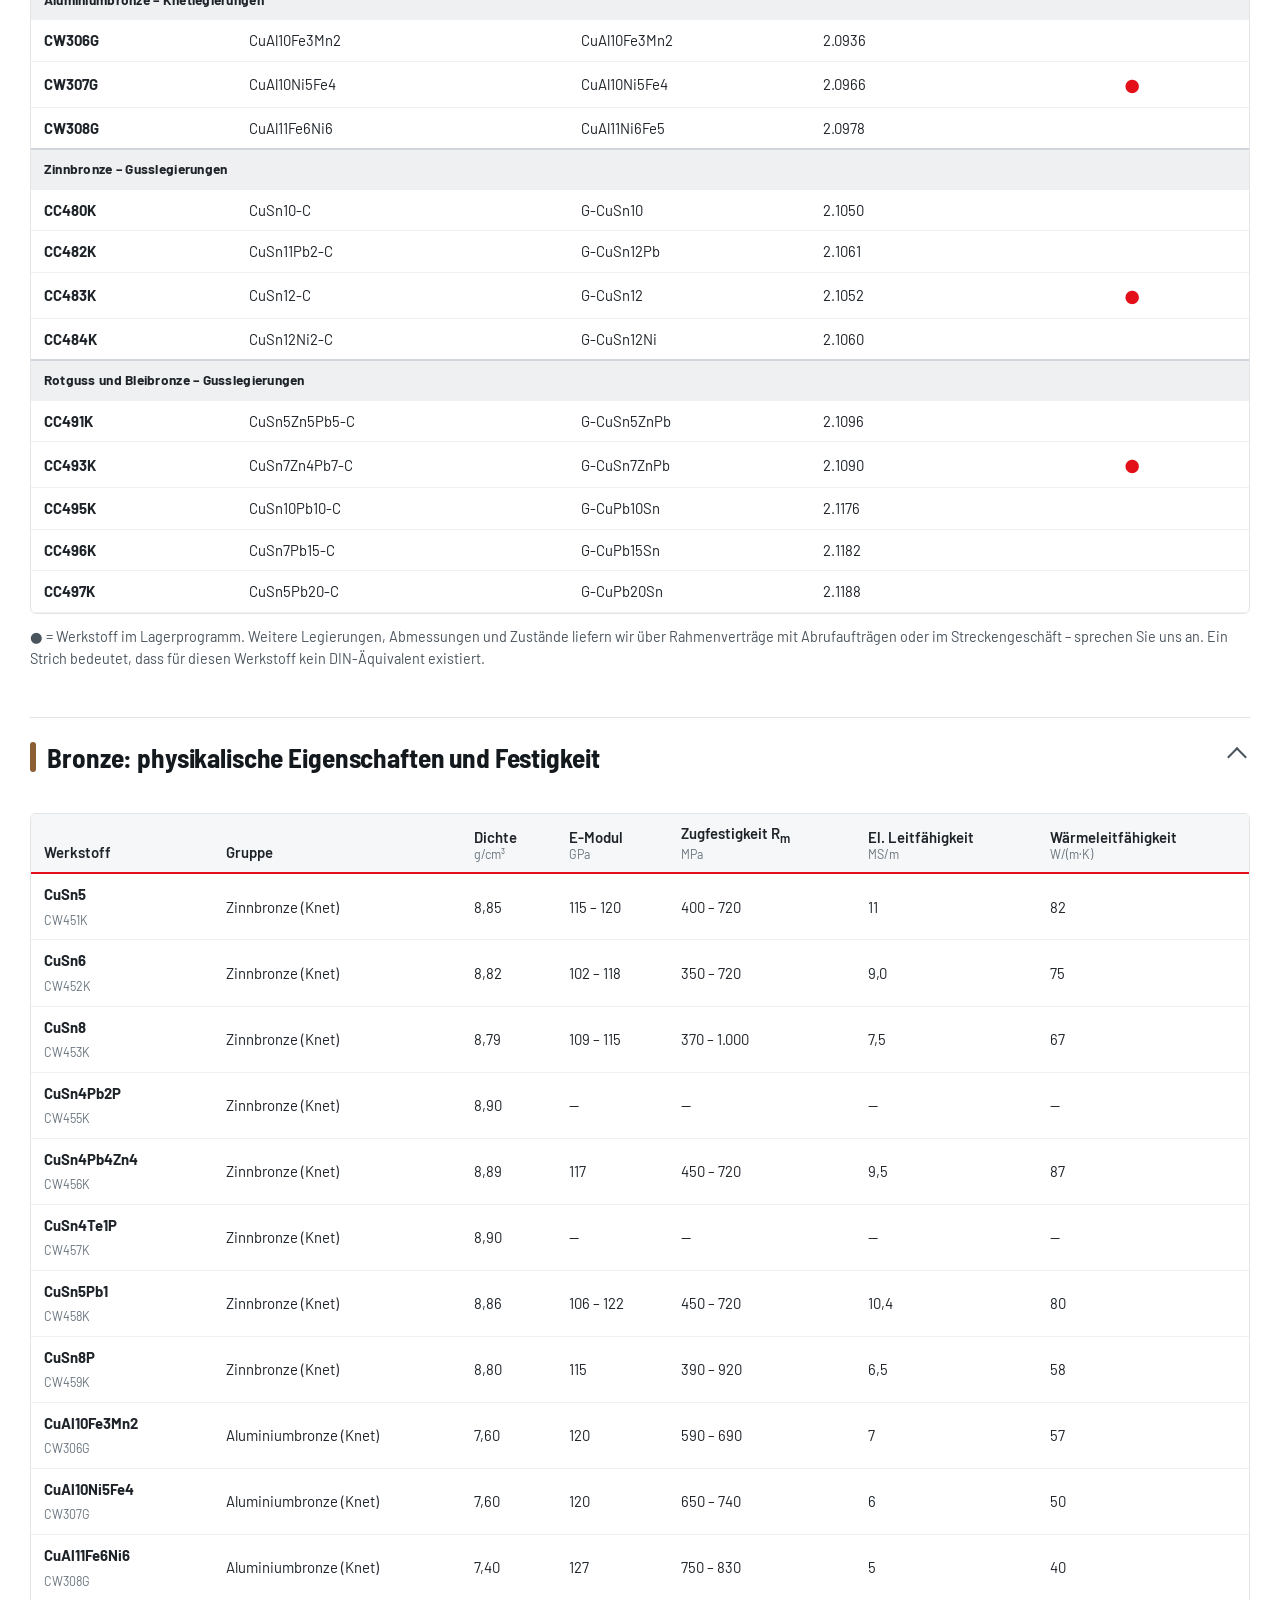
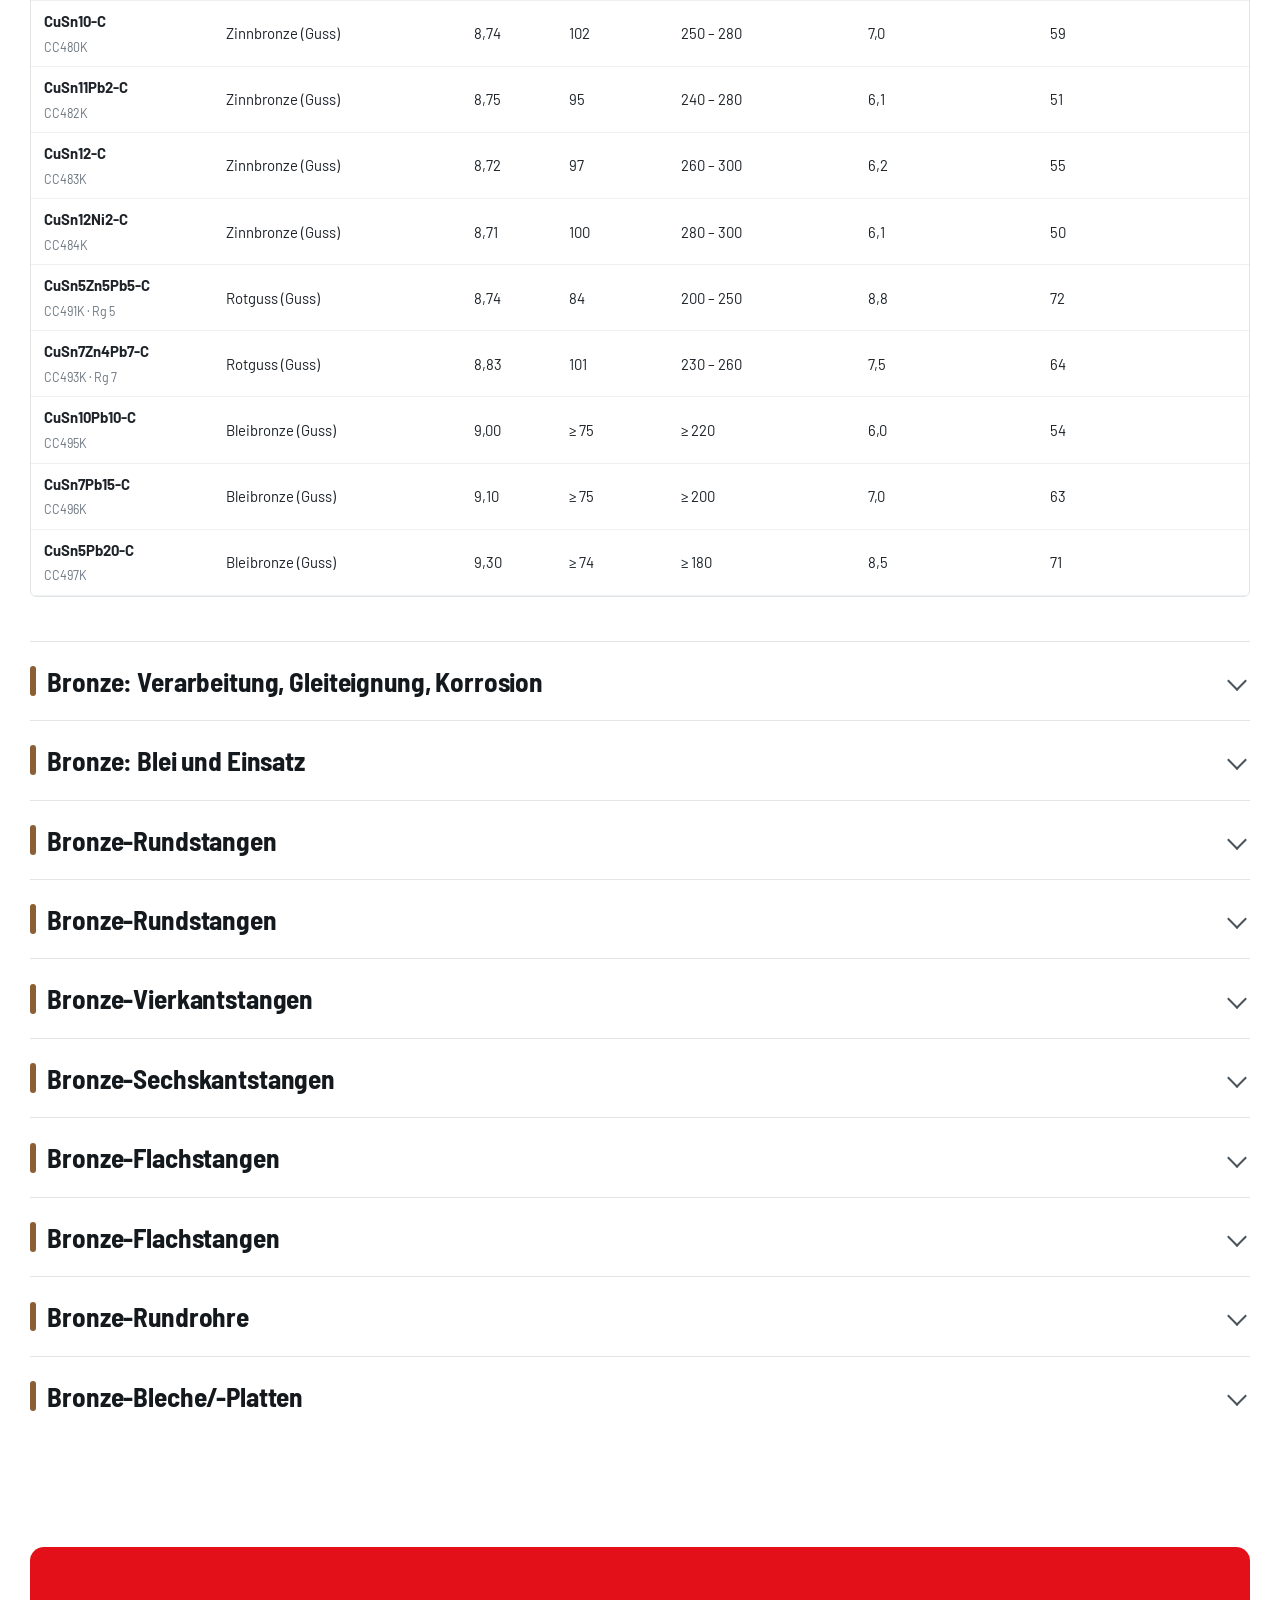
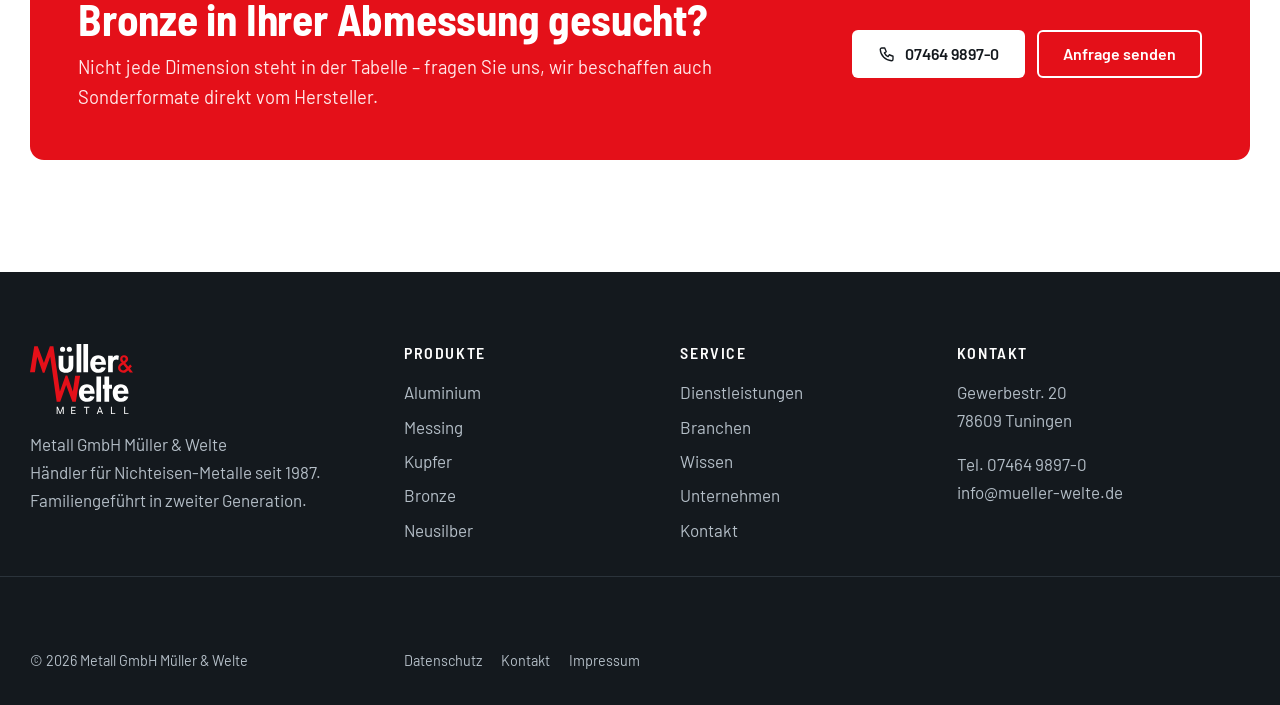
<file: bronze.html>
<!doctype html>
<html lang="de"><head><meta charset="utf-8"><meta name="viewport" content="width=device-width,initial-scale=1">
<title>Bronze ab Lager Tuningen | Müller &amp; Welte</title><meta name="description" content="Bronze: Werkstoffe, Eigenschaften und Lieferformen ab Lager. Zuschnitt ab Losgröße 1.">
<meta property="og:title" content="Bronze ab Lager Tuningen | Müller &amp; Welte"><meta property="og:description" content="Bronze: Werkstoffe, Eigenschaften und Lieferformen ab Lager. Zuschnitt ab Losgröße 1."><meta property="og:type" content="website"><meta property="og:image" content="img/20240606_mw_187.jpg">
<meta name="theme-color" content="#1d2329">
<link rel="icon" href="img/favicon.svg" type="image/svg+xml">
<link rel="preconnect" href="https://fonts.googleapis.com"><link rel="preconnect" href="https://fonts.gstatic.com" crossorigin>
<link href="https://fonts.googleapis.com/css2?family=Barlow:wght@400;500;600&amp;family=Barlow+Semi+Condensed:wght@500;600;700&amp;display=swap" rel="stylesheet">
<link rel="stylesheet" href="style.css?v=1791463577"></head>
<body><a class="skip" href="#main">Zum Inhalt springen</a>
<div class="topbar"><div class="wrap"><span>NE-Metalle ab Lager Tuningen · Zuschnitt ab Losgröße 1</span><span><a href="tel:+49746498970">07464 9897-0</a><a href="mailto:info@mueller-welte.de">info@mueller-welte.de</a></span></div></div>
<header class="site"><div class="wrap">
<a class="brand" href="index.html" aria-label="Müller &amp; Welte – Startseite"><img src="img/logo-dunkel.svg" alt="Müller &amp; Welte Metall GmbH" width="86" height="58"></a>
<nav class="main" id="nav" aria-label="Hauptnavigation"><ul><li class="has-sub"><button type="button" aria-expanded="false" aria-haspopup="true" aria-current="page">Produkte<svg width="12" height="12" viewBox="0 0 12 12" aria-hidden="true"><path d="M2 4l4 4 4-4" fill="none" stroke="currentColor" stroke-width="2"/></svg></button><ul class="sub"><li><a href="produkte.html">Alle Werkstoffe</a></li><li><a href="aluminium.html"><span class="dot" style="background:#9fb0be"></span>Aluminium</a></li><li><a href="messing.html"><span class="dot" style="background:#c6a043"></span>Messing</a></li><li><a href="kupfer.html"><span class="dot" style="background:#b9693d"></span>Kupfer</a></li><li><a href="bronze.html"><span class="dot" style="background:#8b5e34"></span>Bronze</a></li><li><a href="neusilber.html"><span class="dot" style="background:#b4bcc0"></span>Neusilber</a></li></ul></li><li class="has-sub"><button type="button" aria-expanded="false" aria-haspopup="true">Service<svg width="12" height="12" viewBox="0 0 12 12" aria-hidden="true"><path d="M2 4l4 4 4-4" fill="none" stroke="currentColor" stroke-width="2"/></svg></button><ul class="sub"><li><a href="dienstleistungen.html">Dienstleistungen</a></li><li><a href="branchen.html">Branchen</a></li></ul></li><li><a href="wissen.html">Wissen</a></li><li><a href="unternehmen.html">Unternehmen</a></li><li><a href="kontakt.html">Kontakt</a></li></ul></nav>
<div class="header-cta"><a class="tel" href="tel:+49746498970">07464 9897-0</a><a class="btn btn-primary" href="kontakt.html">Anfrage stellen</a>
<button class="burger" type="button" aria-label="Menü" aria-expanded="false" aria-controls="nav"><span></span></button></div>
</div></header>
<main id="main"><section class="page-hero" style="--c:#8b5e34"><img src="img/mw-header-bronze.jpg" alt="" loading="eager"><div class="wrap"><div class="crumbs"><a href="index.html">Start</a> <span>/</span> <a href="produkte.html">Produkte</a> <span>/</span> Bronze</div><h1>Bronze</h1><p class="lead">Zinn- und Aluminiumbronzen sowie Rotguss für hoch belastete Gleit- und Verschleißteile.</p></div><div class="stripe"></div></section><div class="chipbar" aria-label="Abschnitte"><div class="wrap"><a class="chip" href="#s0">Werkstoffe</a><a class="chip" href="#s1">Eigenschaften und Festigkeit</a><a class="chip" href="#s2">Verarbeitung, Gleiteignung, Korros</a><a class="chip" href="#s3">Blei und Einsatz</a><a class="chip" href="#s4">Rundstangen</a><a class="chip" href="#s5">Rundstangen</a><a class="chip" href="#s6">Vierkantstangen</a><a class="chip" href="#s7">Sechskantstangen</a><a class="chip" href="#s8">Flachstangen</a><a class="chip" href="#s9">Flachstangen</a><a class="chip" href="#s10">Rundrohre</a><a class="chip" href="#s11">Bleche/-Platten</a></div></div><section class="s" style="padding-top:var(--s7)"><div class="wrap">
<div class="mat-switch" aria-label="Werkstoff wechseln"><a href="aluminium.html"><span class="dot" style="background:#9fb0be"></span>Aluminium</a><a href="messing.html"><span class="dot" style="background:#c6a043"></span>Messing</a><a href="kupfer.html"><span class="dot" style="background:#b9693d"></span>Kupfer</a><a href="bronze.html" aria-current=page><span class="dot" style="background:#8b5e34"></span>Bronze</a><a href="neusilber.html"><span class="dot" style="background:#b4bcc0"></span>Neusilber</a></div>
<div class="split" style="margin-bottom:var(--s6);align-items:start"><div><span class="eyebrow">Lieferformen</span><h2 style="font-size:1.8rem">Was wir von Bronze führen</h2><ul class="tags" style="font-size:1rem"><li>Rundstangen</li><li>Vierkant-/Sechskantstangen</li><li>Flachstangen</li><li>Rundrohre</li><li>Bleche</li></ul><p class="muted">● im Lagerprogramm = sofort verfügbar. Weitere Legierungen, Abmessungen und Zustände liefern wir über Rahmenverträge mit Abrufaufträgen oder im Streckengeschäft.</p></div><div class="person"><img src="img/mw-ansprechpartner-heiko-mueller.jpg" alt="Heiko Müller" width="110" height="110" loading="lazy" decoding="async"><div><p style="font-size:.85rem;text-transform:uppercase;letter-spacing:.1em;font-weight:600;color:var(--accent)">Ihr Ansprechpartner</p><h3>Heiko Müller</h3><p>Müller &amp; Welte Metall GmbH</p><p><a href="tel:+49746498970">+49 7464 9897-0</a> · <a href="mailto:info@mueller-welte.de">info@mueller-welte.de</a></p></div></div></div>
<details class="tsec" id="s0" style="--c:#8b5e34" open><summary><h2>Bronze-Werkstoffe: EN- und DIN-Bezeichnungen</h2></summary><div class="tbody"><p class="muted" style="max-width:75ch">Unter Bronze fassen wir vier Werkstofffamilien zusammen: Zinnbronzen als Knetlegierung für Federn und Steckverbinder, Aluminiumbronzen für hoch belastete und seewasserbeanspruchte Teile sowie Zinnbronzeguss und Rotguss für Gleitlager, Schneckenräder und Armaturen. Werkstoffnummern mit CC bezeichnen Gusswerkstoffe, solche mit CW Knetwerkstoffe.</p><label class="stock-toggle"><input type="checkbox" data-stock-toggle="t0"> Nur Lagerprogramm anzeigen</label><div class="tbl-wrap" id="t0" tabindex="0" role="region" aria-label="Bronze-Werkstoffe: EN- und DIN-Bezeichnungen"><table class="tbl">
<thead><tr><th>Werkstoff-Nr.<br><small>EN</small></th><th>Chemisches Kurzzeichen<br><small>EN</small></th><th>Kurzzeichen<br><small>DIN (zurückgezogen)</small></th><th>Werkstoff-Nr.<br><small>DIN</small></th><th class="text-center">Lager&shy;programm</th></tr></thead>
<tbody>
<tr class="grp"><td colspan="5"><strong>Zinnbronze – Knetlegierungen</strong></td></tr>
<tr><td><strong>CW451K</strong></td><td>CuSn5</td><td>—</td><td>—</td><td class="text-center"></td></tr>
<tr><td><strong>CW452K</strong></td><td>CuSn6</td><td>CuSn6</td><td>2.1020</td><td class="text-center">●</td></tr>
<tr><td><strong>CW453K</strong></td><td>CuSn8</td><td>CuSn8</td><td>2.1030</td><td class="text-center">●</td></tr>
<tr><td><strong>CW455K</strong></td><td>CuSn4Pb2P</td><td>—</td><td>—</td><td class="text-center"></td></tr>
<tr><td><strong>CW456K</strong></td><td>CuSn4Pb4Zn4</td><td>—</td><td>—</td><td class="text-center"></td></tr>
<tr><td><strong>CW457K</strong></td><td>CuSn4Te1P</td><td>—</td><td>—</td><td class="text-center"></td></tr>
<tr><td><strong>CW458K</strong></td><td>CuSn5Pb1</td><td>—</td><td>—</td><td class="text-center"></td></tr>
<tr><td><strong>CW459K</strong></td><td>CuSn8P</td><td>CuSn8</td><td>2.1030</td><td class="text-center"></td></tr>
<tr class="grp"><td colspan="5"><strong>Aluminiumbronze – Knetlegierungen</strong></td></tr>
<tr><td><strong>CW306G</strong></td><td>CuAl10Fe3Mn2</td><td>CuAl10Fe3Mn2</td><td>2.0936</td><td class="text-center"></td></tr>
<tr><td><strong>CW307G</strong></td><td>CuAl10Ni5Fe4</td><td>CuAl10Ni5Fe4</td><td>2.0966</td><td class="text-center">●</td></tr>
<tr><td><strong>CW308G</strong></td><td>CuAl11Fe6Ni6</td><td>CuAl11Ni6Fe5</td><td>2.0978</td><td class="text-center"></td></tr>
<tr class="grp"><td colspan="5"><strong>Zinnbronze – Gusslegierungen</strong></td></tr>
<tr><td><strong>CC480K</strong></td><td>CuSn10-C</td><td>G-CuSn10</td><td>2.1050</td><td class="text-center"></td></tr>
<tr><td><strong>CC482K</strong></td><td>CuSn11Pb2-C</td><td>G-CuSn12Pb</td><td>2.1061</td><td class="text-center"></td></tr>
<tr><td><strong>CC483K</strong></td><td>CuSn12-C</td><td>G-CuSn12</td><td>2.1052</td><td class="text-center">●</td></tr>
<tr><td><strong>CC484K</strong></td><td>CuSn12Ni2-C</td><td>G-CuSn12Ni</td><td>2.1060</td><td class="text-center"></td></tr>
<tr class="grp"><td colspan="5"><strong>Rotguss und Bleibronze – Gusslegierungen</strong></td></tr>
<tr><td><strong>CC491K</strong></td><td>CuSn5Zn5Pb5-C</td><td>G-CuSn5ZnPb</td><td>2.1096</td><td class="text-center"></td></tr>
<tr><td><strong>CC493K</strong></td><td>CuSn7Zn4Pb7-C</td><td>G-CuSn7ZnPb</td><td>2.1090</td><td class="text-center">●</td></tr>
<tr><td><strong>CC495K</strong></td><td>CuSn10Pb10-C</td><td>G-CuPb10Sn</td><td>2.1176</td><td class="text-center"></td></tr>
<tr><td><strong>CC496K</strong></td><td>CuSn7Pb15-C</td><td>G-CuPb15Sn</td><td>2.1182</td><td class="text-center"></td></tr>
<tr><td><strong>CC497K</strong></td><td>CuSn5Pb20-C</td><td>G-CuPb20Sn</td><td>2.1188</td><td class="text-center"></td></tr>
</tbody>
</table></div><p class="note">● = Werkstoff im Lagerprogramm. Weitere Legierungen, Abmessungen und Zustände liefern wir über Rahmenverträge mit Abrufaufträgen oder im Streckengeschäft – sprechen Sie uns an. Ein Strich bedeutet, dass für diesen Werkstoff kein DIN-Äquivalent existiert.</p></div></details><details class="tsec" id="s1" style="--c:#8b5e34" open><summary><h2>Bronze: physikalische Eigenschaften und Festigkeit</h2></summary><div class="tbody"><div class="tbl-wrap" id="t1" tabindex="0" role="region" aria-label="Bronze: physikalische Eigenschaften und Festigkeit"><table class="tbl">
<thead><tr><th>Werkstoff</th><th>Gruppe</th><th>Dichte<br><small>g/cm³</small></th><th>E-Modul<br><small>GPa</small></th><th>Zugfestigkeit R<sub>m</sub><br><small>MPa</small></th><th>El. Leit&shy;fähigkeit<br><small>MS/m</small></th><th>Wärmeleit&shy;fähigkeit<br><small>W/(m·K)</small></th></tr></thead>
<tbody>
<tr><td><strong>CuSn5</strong><br><small>CW451K</small></td><td>Zinnbronze (Knet)</td><td>8,85</td><td>115 – 120</td><td>400 – 720</td><td>11</td><td>82</td></tr>
<tr><td><strong>CuSn6</strong><br><small>CW452K</small></td><td>Zinnbronze (Knet)</td><td>8,82</td><td>102 – 118</td><td>350 – 720</td><td>9,0</td><td>75</td></tr>
<tr><td><strong>CuSn8</strong><br><small>CW453K</small></td><td>Zinnbronze (Knet)</td><td>8,79</td><td>109 – 115</td><td>370 – 1.000</td><td>7,5</td><td>67</td></tr>
<tr><td><strong>CuSn4Pb2P</strong><br><small>CW455K</small></td><td>Zinnbronze (Knet)</td><td>8,90</td><td>—</td><td>—</td><td>—</td><td>—</td></tr>
<tr><td><strong>CuSn4Pb4Zn4</strong><br><small>CW456K</small></td><td>Zinnbronze (Knet)</td><td>8,89</td><td>117</td><td>450 – 720</td><td>9,5</td><td>87</td></tr>
<tr><td><strong>CuSn4Te1P</strong><br><small>CW457K</small></td><td>Zinnbronze (Knet)</td><td>8,90</td><td>—</td><td>—</td><td>—</td><td>—</td></tr>
<tr><td><strong>CuSn5Pb1</strong><br><small>CW458K</small></td><td>Zinnbronze (Knet)</td><td>8,86</td><td>106 – 122</td><td>450 – 720</td><td>10,4</td><td>80</td></tr>
<tr><td><strong>CuSn8P</strong><br><small>CW459K</small></td><td>Zinnbronze (Knet)</td><td>8,80</td><td>115</td><td>390 – 920</td><td>6,5</td><td>58</td></tr>
<tr><td><strong>CuAl10Fe3Mn2</strong><br><small>CW306G</small></td><td>Aluminiumbronze (Knet)</td><td>7,60</td><td>120</td><td>590 – 690</td><td>7</td><td>57</td></tr>
<tr><td><strong>CuAl10Ni5Fe4</strong><br><small>CW307G</small></td><td>Aluminiumbronze (Knet)</td><td>7,60</td><td>120</td><td>650 – 740</td><td>6</td><td>50</td></tr>
<tr><td><strong>CuAl11Fe6Ni6</strong><br><small>CW308G</small></td><td>Aluminiumbronze (Knet)</td><td>7,40</td><td>127</td><td>750 – 830</td><td>5</td><td>40</td></tr>
<tr><td><strong>CuSn10-C</strong><br><small>CC480K</small></td><td>Zinnbronze (Guss)</td><td>8,74</td><td>102</td><td>250 – 280</td><td>7,0</td><td>59</td></tr>
<tr><td><strong>CuSn11Pb2-C</strong><br><small>CC482K</small></td><td>Zinnbronze (Guss)</td><td>8,75</td><td>95</td><td>240 – 280</td><td>6,1</td><td>51</td></tr>
<tr><td><strong>CuSn12-C</strong><br><small>CC483K</small></td><td>Zinnbronze (Guss)</td><td>8,72</td><td>97</td><td>260 – 300</td><td>6,2</td><td>55</td></tr>
<tr><td><strong>CuSn12Ni2-C</strong><br><small>CC484K</small></td><td>Zinnbronze (Guss)</td><td>8,71</td><td>100</td><td>280 – 300</td><td>6,1</td><td>50</td></tr>
<tr><td><strong>CuSn5Zn5Pb5-C</strong><br><small>CC491K · Rg 5</small></td><td>Rotguss (Guss)</td><td>8,74</td><td>84</td><td>200 – 250</td><td>8,8</td><td>72</td></tr>
<tr><td><strong>CuSn7Zn4Pb7-C</strong><br><small>CC493K · Rg 7</small></td><td>Rotguss (Guss)</td><td>8,83</td><td>101</td><td>230 – 260</td><td>7,5</td><td>64</td></tr>
<tr><td><strong>CuSn10Pb10-C</strong><br><small>CC495K</small></td><td>Bleibronze (Guss)</td><td>9,00</td><td>≥ 75</td><td>≥ 220</td><td>6,0</td><td>54</td></tr>
<tr><td><strong>CuSn7Pb15-C</strong><br><small>CC496K</small></td><td>Bleibronze (Guss)</td><td>9,10</td><td>≥ 75</td><td>≥ 200</td><td>7,0</td><td>63</td></tr>
<tr><td><strong>CuSn5Pb20-C</strong><br><small>CC497K</small></td><td>Bleibronze (Guss)</td><td>9,30</td><td>≥ 74</td><td>≥ 180</td><td>8,5</td><td>71</td></tr>
</tbody>
</table></div></div></details><details class="tsec" id="s2" style="--c:#8b5e34"><summary><h2>Bronze: Verarbeitung, Gleiteignung, Korrosion</h2></summary><div class="tbody"><div class="tbl-wrap" id="t2" tabindex="0" role="region" aria-label="Bronze: Verarbeitung, Gleiteignung, Korrosion"><table class="tbl">
<thead><tr><th>Werkstoff</th><th>Zerspan&shy;barkeit</th><th>Kalt&shy;umformen</th><th>Warm&shy;umformen</th><th>Gleit&shy;eignung</th><th>Seewasser&shy;beständigkeit</th></tr></thead>
<tbody>
<tr><td><strong>CuSn5</strong><br><small>CW451K</small></td><td>ausreichend</td><td>sehr gut</td><td>befriedigend</td><td>—</td><td>gut</td></tr>
<tr><td><strong>CuSn6</strong><br><small>CW452K</small></td><td>ausreichend</td><td>gut</td><td>ausreichend</td><td>—</td><td>gut</td></tr>
<tr><td><strong>CuSn8</strong><br><small>CW453K</small></td><td>ausreichend</td><td>gut</td><td>ausreichend</td><td>gut</td><td>gut</td></tr>
<tr><td><strong>CuSn4Pb2P</strong><br><small>CW455K</small></td><td>—</td><td>—</td><td>—</td><td>—</td><td>—</td></tr>
<tr><td><strong>CuSn4Pb4Zn4</strong><br><small>CW456K</small></td><td>sehr gut</td><td>gut</td><td>weniger geeignet</td><td>gut</td><td>gut</td></tr>
<tr><td><strong>CuSn4Te1P</strong><br><small>CW457K</small></td><td>—</td><td>—</td><td>—</td><td>—</td><td>—</td></tr>
<tr><td><strong>CuSn5Pb1</strong><br><small>CW458K</small></td><td>gut</td><td>gut</td><td>ausreichend</td><td>—</td><td>gut</td></tr>
<tr><td><strong>CuSn8P</strong><br><small>CW459K</small></td><td>ausreichend</td><td>sehr gut</td><td>weniger geeignet</td><td>sehr gut</td><td>sehr gut</td></tr>
<tr><td><strong>CuAl10Fe3Mn2</strong><br><small>CW306G</small></td><td>befriedigend</td><td>weniger geeignet</td><td>gut</td><td>gut</td><td>gut</td></tr>
<tr><td><strong>CuAl10Ni5Fe4</strong><br><small>CW307G</small></td><td>befriedigend</td><td>weniger geeignet</td><td>gut</td><td>gut</td><td>sehr gut</td></tr>
<tr><td><strong>CuAl11Fe6Ni6</strong><br><small>CW308G</small></td><td>befriedigend</td><td>weniger geeignet</td><td>gut</td><td>gut</td><td>gut</td></tr>
<tr><td><strong>CuSn10-C</strong><br><small>CC480K</small></td><td>ausreichend</td><td>—</td><td>—</td><td>befriedigend</td><td>sehr gut</td></tr>
<tr><td><strong>CuSn11Pb2-C</strong><br><small>CC482K</small></td><td>befriedigend</td><td>—</td><td>—</td><td>gut</td><td>gut</td></tr>
<tr><td><strong>CuSn12-C</strong><br><small>CC483K</small></td><td>ausreichend</td><td>—</td><td>—</td><td>gut</td><td>sehr gut</td></tr>
<tr><td><strong>CuSn12Ni2-C</strong><br><small>CC484K</small></td><td>ausreichend</td><td>—</td><td>—</td><td>sehr gut</td><td>sehr gut</td></tr>
<tr><td><strong>CuSn5Zn5Pb5-C</strong><br><small>CC491K · Rg 5</small></td><td>sehr gut</td><td>—</td><td>—</td><td>befriedigend</td><td>gut</td></tr>
<tr><td><strong>CuSn7Zn4Pb7-C</strong><br><small>CC493K · Rg 7</small></td><td>sehr gut</td><td>—</td><td>—</td><td>gut</td><td>gut</td></tr>
<tr><td><strong>CuSn10Pb10-C</strong><br><small>CC495K</small></td><td>sehr gut</td><td>—</td><td>—</td><td>gut</td><td>gut</td></tr>
<tr><td><strong>CuSn7Pb15-C</strong><br><small>CC496K</small></td><td>sehr gut</td><td>—</td><td>—</td><td>sehr gut</td><td>—</td></tr>
<tr><td><strong>CuSn5Pb20-C</strong><br><small>CC497K</small></td><td>sehr gut</td><td>—</td><td>—</td><td>sehr gut</td><td>—</td></tr>
</tbody>
</table></div><p class="note"><strong>Bewertungsskala:</strong> sehr gut · gut · befriedigend · ausreichend · weniger geeignet · nicht geeignet. Die Angaben sind Anhaltswerte für die Werkstoffauswahl und ersetzen keine Bauteilerprobung. Ein Strich bedeutet, dass für diesen Werkstoff kein belastbarer Wert vorliegt.</p></div></details><details class="tsec" id="s3" style="--c:#8b5e34"><summary><h2>Bronze: Blei und Einsatz</h2></summary><div class="tbody"><div class="tbl-wrap" id="t3" tabindex="0" role="region" aria-label="Bronze: Blei und Einsatz"><table class="tbl">
<thead><tr><th>Werkstoff</th><th>Blei&shy;gehalt</th><th>Typischer Einsatz</th></tr></thead>
<tbody>
<tr><td><strong>CuSn5</strong><br><small>CW451K</small></td><td>—</td><td>Federn, Stanzteile, Steckverbinder</td></tr>
<tr><td><strong>CuSn6</strong><br><small>CW452K</small></td><td>—</td><td>Federn, Steckverbinder, Federrohre</td></tr>
<tr><td><strong>CuSn8</strong><br><small>CW453K</small></td><td>—</td><td>Federn, Gleitlager, Steckverbinder</td></tr>
<tr><td><strong>CuSn4Pb2P</strong><br><small>CW455K</small></td><td>1,50 – 2,50 %</td><td>—</td></tr>
<tr><td><strong>CuSn4Pb4Zn4</strong><br><small>CW456K</small></td><td>3,5 – 4,5 %</td><td>Gleitlager, Lagerschalen</td></tr>
<tr><td><strong>CuSn4Te1P</strong><br><small>CW457K</small></td><td>—</td><td>—</td></tr>
<tr><td><strong>CuSn5Pb1</strong><br><small>CW458K</small></td><td>0,5 – 1,5 %</td><td>Steckverbinder, Lagerschalen</td></tr>
<tr><td><strong>CuSn8P</strong><br><small>CW459K</small></td><td>—</td><td>Gleitlagerbuchsen, Schneckenräder</td></tr>
<tr><td><strong>CuAl10Fe3Mn2</strong><br><small>CW306G</small></td><td>< 0,1 %</td><td>Wellen, Zahnräder, Verschleißteile</td></tr>
<tr><td><strong>CuAl10Ni5Fe4</strong><br><small>CW307G</small></td><td>< 0,1 %</td><td>Wärmetauscher, Schneckenräder</td></tr>
<tr><td><strong>CuAl11Fe6Ni6</strong><br><small>CW308G</small></td><td>< 0,1 %</td><td>Hochbelastete Lagerteile, Ventilsitze</td></tr>
<tr><td><strong>CuSn10-C</strong><br><small>CC480K</small></td><td>max. 1,0 %</td><td>Pumpengehäuse, Laufräder, Armaturen</td></tr>
<tr><td><strong>CuSn11Pb2-C</strong><br><small>CC482K</small></td><td>0,7 – 2,5 %</td><td>Hochbelastete Gleitlager, Schneckenräder</td></tr>
<tr><td><strong>CuSn12-C</strong><br><small>CC483K</small></td><td>max. 0,7 %</td><td>Schneckenräder, Spindelmuttern</td></tr>
<tr><td><strong>CuSn12Ni2-C</strong><br><small>CC484K</small></td><td>max. 0,3 %</td><td>Schneckenräder, Turbinenlaufräder</td></tr>
<tr><td><strong>CuSn5Zn5Pb5-C</strong><br><small>CC491K · Rg 5</small></td><td>4,0 – 6,0 %</td><td>Armaturen- und Pumpengehäuse</td></tr>
<tr><td><strong>CuSn7Zn4Pb7-C</strong><br><small>CC493K · Rg 7</small></td><td>5,0 – 8,0 %</td><td>Gleitlager und Lagerbuchsen</td></tr>
<tr><td><strong>CuSn10Pb10-C</strong><br><small>CC495K</small></td><td>8,0 – 11,0 %</td><td>Gleitlager, Buchsen, Kolbenbolzen</td></tr>
<tr><td><strong>CuSn7Pb15-C</strong><br><small>CC496K</small></td><td>13,0 – 17,0 %</td><td>Lager mit Wasser- oder Ölschmierung</td></tr>
<tr><td><strong>CuSn5Pb20-C</strong><br><small>CC497K</small></td><td>18,0 – 23,0 %</td><td>Schnelllaufende Lager, weiche Buchsen</td></tr>
</tbody>
</table></div><p class="note">Bei den Gusslegierungen entfallen Kalt- und Warmumformbarkeit. Für CuSn4Pb2P (CW455K) und CuSn4Te1P (CW457K) liegen außerhalb der Norm keine veröffentlichten Kennwerte vor – hier stimmen wir die Werte im Einzelfall mit dem Hersteller ab. Blei in Kupferlegierungen bis 4&nbsp;% ist nach RoHS-Ausnahme 6c zulässig; die bleihaltigen Gusswerkstoffe liegen darüber und sind für RoHS-pflichtige Anwendungen zu prüfen.</p></div></details><details class="tsec" id="s4" style="--c:#8b5e34"><summary><h2>Bronze-Rundstangen</h2></summary><div class="tbody"><div class="tbl-wrap" id="t4" tabindex="0" role="region" aria-label="Bronze-Rundstangen"><table class="tbl">
<thead class="sw-text-editor-table__head fixedtwo">
<tr class="sw-text-editor-table__row">
<td class="sw-text-editor-table__col">Liefermaß
<div class="sw-text-editor-table__col-selector" contenteditable="false">&nbsp;</div>
</td>
<td class="sw-text-editor-table__col">Fertigmaß
<div class="sw-text-editor-table__col-selector" contenteditable="false">&nbsp;</div>
</td>
<td class="sw-text-editor-table__col">kg/m
<div class="sw-text-editor-table__col-selector" contenteditable="false">&nbsp;</div>
</td>
<td class="sw-text-editor-table__col"><strong>CuSn7Zn4Pb7-C<br>CC493K</strong><br>(GC-CuSn7ZnPb (Rg7))<br>
<div class="sw-text-editor-table__col-selector" contenteditable="false">&nbsp;</div>
</td>
<td class="sw-text-editor-table__col"><strong>CuSn12-C<br>CC483K</strong><br>(GC-CuSn12 (Gbz12))<br>
<div class="sw-text-editor-table__col-selector" contenteditable="false">&nbsp;</div>
</td>
</tr>
</thead>
<tbody class="sw-text-editor-table__body fixedtwo">
<tr class="sw-text-editor-table__row">
<td class="sw-text-editor-table__col">10,0</td>
<td class="sw-text-editor-table__col">9,0</td>
<td class="sw-text-editor-table__col">0,870</td>
<td class="sw-text-editor-table__col">○</td>
<td class="sw-text-editor-table__col">○</td>
</tr>
<tr class="sw-text-editor-table__row">
<td class="sw-text-editor-table__col">13,0</td>
<td class="sw-text-editor-table__col">12,0</td>
<td class="sw-text-editor-table__col">1,200</td>
<td class="sw-text-editor-table__col">○</td>
<td class="sw-text-editor-table__col">○</td>
</tr>
<tr class="sw-text-editor-table__row">
<td class="sw-text-editor-table__col">15,0</td>
<td class="sw-text-editor-table__col">14,0</td>
<td class="sw-text-editor-table__col">1,700</td>
<td class="sw-text-editor-table__col">○</td>
<td class="sw-text-editor-table__col">○</td>
</tr>
<tr class="sw-text-editor-table__row">
<td class="sw-text-editor-table__col">16,0</td>
<td class="sw-text-editor-table__col">15,0</td>
<td class="sw-text-editor-table__col">1,800</td>
<td class="sw-text-editor-table__col">●</td>
<td class="sw-text-editor-table__col">○</td>
</tr>
<tr class="sw-text-editor-table__row">
<td class="sw-text-editor-table__col">17,0</td>
<td class="sw-text-editor-table__col">16,0</td>
<td class="sw-text-editor-table__col">2,100</td>
<td class="sw-text-editor-table__col">○</td>
<td class="sw-text-editor-table__col">○</td>
</tr>
<tr class="sw-text-editor-table__row">
<td class="sw-text-editor-table__col">18,0</td>
<td class="sw-text-editor-table__col">17,0</td>
<td class="sw-text-editor-table__col">2,400</td>
<td class="sw-text-editor-table__col">○</td>
<td class="sw-text-editor-table__col">&nbsp;</td>
</tr>
<tr class="sw-text-editor-table__row">
<td class="sw-text-editor-table__col">19,0</td>
<td class="sw-text-editor-table__col">18,0</td>
<td class="sw-text-editor-table__col">2,500</td>
<td class="sw-text-editor-table__col">○</td>
<td class="sw-text-editor-table__col">○</td>
</tr>
<tr class="sw-text-editor-table__row">
<td class="sw-text-editor-table__col">21,0</td>
<td class="sw-text-editor-table__col">20,0</td>
<td class="sw-text-editor-table__col">3,000</td>
<td class="sw-text-editor-table__col">●</td>
<td class="sw-text-editor-table__col">○</td>
</tr>
<tr class="sw-text-editor-table__row">
<td class="sw-text-editor-table__col">23,0</td>
<td class="sw-text-editor-table__col">22,0</td>
<td class="sw-text-editor-table__col">3,600</td>
<td class="sw-text-editor-table__col">○</td>
<td class="sw-text-editor-table__col">○</td>
</tr>
<tr class="sw-text-editor-table__row">
<td class="sw-text-editor-table__col">26,0</td>
<td class="sw-text-editor-table__col">25,0</td>
<td class="sw-text-editor-table__col">4,800</td>
<td class="sw-text-editor-table__col">●</td>
<td class="sw-text-editor-table__col">○</td>
</tr>
<tr class="sw-text-editor-table__row">
<td class="sw-text-editor-table__col">28,0</td>
<td class="sw-text-editor-table__col">27,0</td>
<td class="sw-text-editor-table__col">5,400</td>
<td class="sw-text-editor-table__col">○</td>
<td class="sw-text-editor-table__col">○</td>
</tr>
<tr class="sw-text-editor-table__row">
<td class="sw-text-editor-table__col">29,0</td>
<td class="sw-text-editor-table__col">28,0</td>
<td class="sw-text-editor-table__col">6,000</td>
<td class="sw-text-editor-table__col">○</td>
<td class="sw-text-editor-table__col">○</td>
</tr>
<tr class="sw-text-editor-table__row">
<td class="sw-text-editor-table__col">31,0</td>
<td class="sw-text-editor-table__col">30,0</td>
<td class="sw-text-editor-table__col">6,800</td>
<td class="sw-text-editor-table__col">●</td>
<td class="sw-text-editor-table__col">○</td>
</tr>
<tr class="sw-text-editor-table__row">
<td class="sw-text-editor-table__col">33,0</td>
<td class="sw-text-editor-table__col">32,0</td>
<td class="sw-text-editor-table__col">7,600</td>
<td class="sw-text-editor-table__col">○</td>
<td class="sw-text-editor-table__col">○</td>
</tr>
<tr class="sw-text-editor-table__row">
<td class="sw-text-editor-table__col">36,0</td>
<td class="sw-text-editor-table__col">35,0</td>
<td class="sw-text-editor-table__col">9,000</td>
<td class="sw-text-editor-table__col">●</td>
<td class="sw-text-editor-table__col">○</td>
</tr>
<tr class="sw-text-editor-table__row">
<td class="sw-text-editor-table__col">37,0</td>
<td class="sw-text-editor-table__col">36,0</td>
<td class="sw-text-editor-table__col">9,700</td>
<td class="sw-text-editor-table__col">○</td>
<td class="sw-text-editor-table__col">○</td>
</tr>
<tr class="sw-text-editor-table__row">
<td class="sw-text-editor-table__col">38,0</td>
<td class="sw-text-editor-table__col">37,0</td>
<td class="sw-text-editor-table__col">10,300</td>
<td class="sw-text-editor-table__col">○</td>
<td class="sw-text-editor-table__col">○</td>
</tr>
<tr class="sw-text-editor-table__row">
<td class="sw-text-editor-table__col">39,0</td>
<td class="sw-text-editor-table__col">38,0</td>
<td class="sw-text-editor-table__col">10,800</td>
<td class="sw-text-editor-table__col">○</td>
<td class="sw-text-editor-table__col">○</td>
</tr>
<tr class="sw-text-editor-table__row">
<td class="sw-text-editor-table__col">41,0</td>
<td class="sw-text-editor-table__col">40,0</td>
<td class="sw-text-editor-table__col">11,700</td>
<td class="sw-text-editor-table__col">●</td>
<td class="sw-text-editor-table__col">○</td>
</tr>
<tr class="sw-text-editor-table__row">
<td class="sw-text-editor-table__col">46,0</td>
<td class="sw-text-editor-table__col">45,0</td>
<td class="sw-text-editor-table__col">14,800</td>
<td class="sw-text-editor-table__col">●</td>
<td class="sw-text-editor-table__col">○</td>
</tr>
<tr class="sw-text-editor-table__row">
<td class="sw-text-editor-table__col">51,0</td>
<td class="sw-text-editor-table__col">50,0</td>
<td class="sw-text-editor-table__col">18,200</td>
<td class="sw-text-editor-table__col">●</td>
<td class="sw-text-editor-table__col">○</td>
</tr>
<tr class="sw-text-editor-table__row">
<td class="sw-text-editor-table__col">53,0</td>
<td class="sw-text-editor-table__col">52,0</td>
<td class="sw-text-editor-table__col">19,800</td>
<td class="sw-text-editor-table__col">○</td>
<td class="sw-text-editor-table__col">○</td>
</tr>
<tr class="sw-text-editor-table__row">
<td class="sw-text-editor-table__col">56,0</td>
<td class="sw-text-editor-table__col">55,0</td>
<td class="sw-text-editor-table__col">21,800</td>
<td class="sw-text-editor-table__col">●</td>
<td class="sw-text-editor-table__col">○</td>
</tr>
<tr class="sw-text-editor-table__row">
<td class="sw-text-editor-table__col">61,0</td>
<td class="sw-text-editor-table__col">60,0</td>
<td class="sw-text-editor-table__col">26,000</td>
<td class="sw-text-editor-table__col">●</td>
<td class="sw-text-editor-table__col">○</td>
</tr>
<tr class="sw-text-editor-table__row">
<td class="sw-text-editor-table__col">63,0</td>
<td class="sw-text-editor-table__col">62,0</td>
<td class="sw-text-editor-table__col">28,000</td>
<td class="sw-text-editor-table__col">○</td>
<td class="sw-text-editor-table__col">○</td>
</tr>
<tr class="sw-text-editor-table__row">
<td class="sw-text-editor-table__col">66,0</td>
<td class="sw-text-editor-table__col">65,0</td>
<td class="sw-text-editor-table__col">30,400</td>
<td class="sw-text-editor-table__col">○</td>
<td class="sw-text-editor-table__col">○</td>
</tr>
<tr class="sw-text-editor-table__row">
<td class="sw-text-editor-table__col">71,0</td>
<td class="sw-text-editor-table__col">70,0</td>
<td class="sw-text-editor-table__col">35,000</td>
<td class="sw-text-editor-table__col">●</td>
<td class="sw-text-editor-table__col">○</td>
</tr>
<tr class="sw-text-editor-table__row">
<td class="sw-text-editor-table__col">76,0</td>
<td class="sw-text-editor-table__col">75,0</td>
<td class="sw-text-editor-table__col">40,400</td>
<td class="sw-text-editor-table__col">○</td>
<td class="sw-text-editor-table__col">○</td>
</tr>
<tr class="sw-text-editor-table__row">
<td class="sw-text-editor-table__col">81,0</td>
<td class="sw-text-editor-table__col">80,0</td>
<td class="sw-text-editor-table__col">45,600</td>
<td class="sw-text-editor-table__col">●</td>
<td class="sw-text-editor-table__col">○</td>
</tr>
<tr class="sw-text-editor-table__row">
<td class="sw-text-editor-table__col">86,0</td>
<td class="sw-text-editor-table__col">85,0</td>
<td class="sw-text-editor-table__col">51,700</td>
<td class="sw-text-editor-table__col">○</td>
<td class="sw-text-editor-table__col">○</td>
</tr>
<tr class="sw-text-editor-table__row">
<td class="sw-text-editor-table__col">91,0</td>
<td class="sw-text-editor-table__col">90,0</td>
<td class="sw-text-editor-table__col">57,800</td>
<td class="sw-text-editor-table__col">●</td>
<td class="sw-text-editor-table__col">○</td>
</tr>
<tr class="sw-text-editor-table__row">
<td class="sw-text-editor-table__col">96,0</td>
<td class="sw-text-editor-table__col">95,0</td>
<td class="sw-text-editor-table__col">64,400</td>
<td class="sw-text-editor-table__col">○</td>
<td class="sw-text-editor-table__col">○</td>
</tr>
<tr class="sw-text-editor-table__row">
<td class="sw-text-editor-table__col">102,0</td>
<td class="sw-text-editor-table__col">100,0</td>
<td class="sw-text-editor-table__col">73,000</td>
<td class="sw-text-editor-table__col">●</td>
<td class="sw-text-editor-table__col">○</td>
</tr>
<tr class="sw-text-editor-table__row">
<td class="sw-text-editor-table__col">106,0</td>
<td class="sw-text-editor-table__col">105,0</td>
<td class="sw-text-editor-table__col">79,000</td>
<td class="sw-text-editor-table__col">○</td>
<td class="sw-text-editor-table__col">○</td>
</tr>
<tr class="sw-text-editor-table__row">
<td class="sw-text-editor-table__col">107,0</td>
<td class="sw-text-editor-table__col">106,0</td>
<td class="sw-text-editor-table__col">80,600</td>
<td class="sw-text-editor-table__col">○</td>
<td class="sw-text-editor-table__col">○</td>
</tr>
<tr class="sw-text-editor-table__row">
<td class="sw-text-editor-table__col">112,0</td>
<td class="sw-text-editor-table__col">110,0</td>
<td class="sw-text-editor-table__col">88,000</td>
<td class="sw-text-editor-table__col">●</td>
<td class="sw-text-editor-table__col">○</td>
</tr>
<tr class="sw-text-editor-table__row">
<td class="sw-text-editor-table__col">122,0</td>
<td class="sw-text-editor-table__col">120,0</td>
<td class="sw-text-editor-table__col">104,000</td>
<td class="sw-text-editor-table__col">●</td>
<td class="sw-text-editor-table__col">○</td>
</tr>
<tr class="sw-text-editor-table__row">
<td class="sw-text-editor-table__col">127,0</td>
<td class="sw-text-editor-table__col">125,0</td>
<td class="sw-text-editor-table__col">113,000</td>
<td class="sw-text-editor-table__col">○</td>
<td class="sw-text-editor-table__col">○</td>
</tr>
<tr class="sw-text-editor-table__row">
<td class="sw-text-editor-table__col">132,0</td>
<td class="sw-text-editor-table__col">130,0</td>
<td class="sw-text-editor-table__col">122,000</td>
<td class="sw-text-editor-table__col">○</td>
<td class="sw-text-editor-table__col">○</td>
</tr>
<tr class="sw-text-editor-table__row">
<td class="sw-text-editor-table__col">142,0</td>
<td class="sw-text-editor-table__col">140,0</td>
<td class="sw-text-editor-table__col">141,800</td>
<td class="sw-text-editor-table__col">○</td>
<td class="sw-text-editor-table__col">○</td>
</tr>
<tr class="sw-text-editor-table__row">
<td class="sw-text-editor-table__col">152,0</td>
<td class="sw-text-editor-table__col">150,0</td>
<td class="sw-text-editor-table__col">161,500</td>
<td class="sw-text-editor-table__col">○</td>
<td class="sw-text-editor-table__col">○</td>
</tr>
<tr class="sw-text-editor-table__row">
<td class="sw-text-editor-table__col">163,0</td>
<td class="sw-text-editor-table__col">160,0</td>
<td class="sw-text-editor-table__col">185,700</td>
<td class="sw-text-editor-table__col">○</td>
<td class="sw-text-editor-table__col">○</td>
</tr>
<tr class="sw-text-editor-table__row">
<td class="sw-text-editor-table__col">173,0</td>
<td class="sw-text-editor-table__col">170,0</td>
<td class="sw-text-editor-table__col">209,000</td>
<td class="sw-text-editor-table__col">○</td>
<td class="sw-text-editor-table__col">○</td>
</tr>
<tr class="sw-text-editor-table__row">
<td class="sw-text-editor-table__col">183,0</td>
<td class="sw-text-editor-table__col">180,0</td>
<td class="sw-text-editor-table__col">234,100</td>
<td class="sw-text-editor-table__col">○</td>
<td class="sw-text-editor-table__col">○</td>
</tr>
<tr class="sw-text-editor-table__row">
<td class="sw-text-editor-table__col">193,0</td>
<td class="sw-text-editor-table__col">190,0</td>
<td class="sw-text-editor-table__col">261,000</td>
<td class="sw-text-editor-table__col">○</td>
<td class="sw-text-editor-table__col">○</td>
</tr>
<tr class="sw-text-editor-table__row">
<td class="sw-text-editor-table__col">203,0</td>
<td class="sw-text-editor-table__col">200,0</td>
<td class="sw-text-editor-table__col">287,900</td>
<td class="sw-text-editor-table__col">○</td>
<td class="sw-text-editor-table__col">○</td>
</tr>
<tr class="sw-text-editor-table__row">
<td class="sw-text-editor-table__col">212,0</td>
<td class="sw-text-editor-table__col">210,0</td>
<td class="sw-text-editor-table__col">316,000</td>
<td class="sw-text-editor-table__col">○</td>
<td class="sw-text-editor-table__col">○</td>
</tr>
<tr class="sw-text-editor-table__row">
<td class="sw-text-editor-table__col">222,0</td>
<td class="sw-text-editor-table__col">220,0</td>
<td class="sw-text-editor-table__col">347,000</td>
<td class="sw-text-editor-table__col">○</td>
<td class="sw-text-editor-table__col">○</td>
</tr>
<tr class="sw-text-editor-table__row">
<td class="sw-text-editor-table__col">232,0</td>
<td class="sw-text-editor-table__col">230,0</td>
<td class="sw-text-editor-table__col">378,500</td>
<td class="sw-text-editor-table__col">○</td>
<td class="sw-text-editor-table__col">○</td>
</tr>
<tr class="sw-text-editor-table__row">
<td class="sw-text-editor-table__col">242,0</td>
<td class="sw-text-editor-table__col">240,0</td>
<td class="sw-text-editor-table__col">411,500</td>
<td class="sw-text-editor-table__col">○</td>
<td class="sw-text-editor-table__col">○</td>
</tr>
<tr class="sw-text-editor-table__row">
<td class="sw-text-editor-table__col">253,0</td>
<td class="sw-text-editor-table__col">250,0</td>
<td class="sw-text-editor-table__col">447,500</td>
<td class="sw-text-editor-table__col">○</td>
<td class="sw-text-editor-table__col">○</td>
</tr>
<tr class="sw-text-editor-table__row">
<td class="sw-text-editor-table__col">263,0</td>
<td class="sw-text-editor-table__col">260,0</td>
<td class="sw-text-editor-table__col">485,400</td>
<td class="sw-text-editor-table__col">○</td>
<td class="sw-text-editor-table__col">○</td>
</tr>
<tr class="sw-text-editor-table__row">
<td class="sw-text-editor-table__col">283,0</td>
<td class="sw-text-editor-table__col">280,0</td>
<td class="sw-text-editor-table__col">561,400</td>
<td class="sw-text-editor-table__col">○</td>
<td class="sw-text-editor-table__col">○</td>
</tr>
<tr class="sw-text-editor-table__row">
<td class="sw-text-editor-table__col">303,0</td>
<td class="sw-text-editor-table__col">300,0</td>
<td class="sw-text-editor-table__col">643,000</td>
<td class="sw-text-editor-table__col">○</td>
<td class="sw-text-editor-table__col">○</td>
</tr>
<tr class="sw-text-editor-table__row">
<td class="sw-text-editor-table__col">313,0</td>
<td class="sw-text-editor-table__col">310,0</td>
<td class="sw-text-editor-table__col">685,800</td>
<td class="sw-text-editor-table__col">○</td>
<td class="sw-text-editor-table__col">&nbsp;</td>
</tr>
<tr class="sw-text-editor-table__row">
<td class="sw-text-editor-table__col">353,0</td>
<td class="sw-text-editor-table__col">350,0</td>
<td class="sw-text-editor-table__col">870,000</td>
<td class="sw-text-editor-table__col">○</td>
<td class="sw-text-editor-table__col">&nbsp;</td>
</tr>
</tbody>
</table></div></div></details><details class="tsec" id="s5" style="--c:#8b5e34"><summary><h2>Bronze-Rundstangen</h2></summary><div class="tbody"><div class="tbl-wrap" id="t5" tabindex="0" role="region" aria-label="Bronze-Rundstangen"><table class="tbl">
<thead class="sw-text-editor-table__head fixedtwo">
<tr class="sw-text-editor-table__row">
<td class="sw-text-editor-table__col">,,
<div class="sw-text-editor-table__col-selector" contenteditable="false">&nbsp;</div>
</td>
<td class="sw-text-editor-table__col">kg/m
<div class="sw-text-editor-table__col-selector" contenteditable="false">&nbsp;</div>
</td>
<td class="sw-text-editor-table__col"><strong>CuSn8<br>CW453K</strong><br>
<div class="sw-text-editor-table__col-selector" contenteditable="false">&nbsp;</div>
</td>
<td class="sw-text-editor-table__col"><strong>CuAl10Ni5Fe4<br>CW307G</strong><br>
<div class="sw-text-editor-table__col-selector" contenteditable="false">&nbsp;</div>
</td>
</tr>
</thead>
<tbody class="sw-text-editor-table__body fixedtwo">
<tr class="sw-text-editor-table__row">
<td class="sw-text-editor-table__col">2,0</td>
<td class="sw-text-editor-table__col">0,030</td>
<td class="sw-text-editor-table__col">○</td>
<td class="sw-text-editor-table__col">&nbsp;</td>
</tr>
<tr class="sw-text-editor-table__row">
<td class="sw-text-editor-table__col">3,0</td>
<td class="sw-text-editor-table__col">0,062</td>
<td class="sw-text-editor-table__col">○</td>
<td class="sw-text-editor-table__col">&nbsp;</td>
</tr>
<tr class="sw-text-editor-table__row">
<td class="sw-text-editor-table__col">4,0</td>
<td class="sw-text-editor-table__col">0,100</td>
<td class="sw-text-editor-table__col">○</td>
<td class="sw-text-editor-table__col">&nbsp;</td>
</tr>
<tr class="sw-text-editor-table__row">
<td class="sw-text-editor-table__col">5,0</td>
<td class="sw-text-editor-table__col">0,200</td>
<td class="sw-text-editor-table__col">○</td>
<td class="sw-text-editor-table__col">&nbsp;</td>
</tr>
<tr class="sw-text-editor-table__row">
<td class="sw-text-editor-table__col">6,0</td>
<td class="sw-text-editor-table__col">0,300</td>
<td class="sw-text-editor-table__col">○</td>
<td class="sw-text-editor-table__col">&nbsp;</td>
</tr>
<tr class="sw-text-editor-table__row">
<td class="sw-text-editor-table__col">7,0</td>
<td class="sw-text-editor-table__col">0,340</td>
<td class="sw-text-editor-table__col">○</td>
<td class="sw-text-editor-table__col">&nbsp;</td>
</tr>
<tr class="sw-text-editor-table__row">
<td class="sw-text-editor-table__col">8,0</td>
<td class="sw-text-editor-table__col">0,400</td>
<td class="sw-text-editor-table__col">○</td>
<td class="sw-text-editor-table__col">○</td>
</tr>
<tr class="sw-text-editor-table__row">
<td class="sw-text-editor-table__col">9,0</td>
<td class="sw-text-editor-table__col">0,600</td>
<td class="sw-text-editor-table__col">○</td>
<td class="sw-text-editor-table__col">&nbsp;</td>
</tr>
<tr class="sw-text-editor-table__row">
<td class="sw-text-editor-table__col">10,0</td>
<td class="sw-text-editor-table__col">0,700</td>
<td class="sw-text-editor-table__col">○</td>
<td class="sw-text-editor-table__col">○</td>
</tr>
<tr class="sw-text-editor-table__row">
<td class="sw-text-editor-table__col">11,0</td>
<td class="sw-text-editor-table__col">0,840</td>
<td class="sw-text-editor-table__col">○</td>
<td class="sw-text-editor-table__col">&nbsp;</td>
</tr>
<tr class="sw-text-editor-table__row">
<td class="sw-text-editor-table__col">12,0</td>
<td class="sw-text-editor-table__col">1,600</td>
<td class="sw-text-editor-table__col">○</td>
<td class="sw-text-editor-table__col">○</td>
</tr>
<tr class="sw-text-editor-table__row">
<td class="sw-text-editor-table__col">13,0</td>
<td class="sw-text-editor-table__col">1,200</td>
<td class="sw-text-editor-table__col">○</td>
<td class="sw-text-editor-table__col">○</td>
</tr>
<tr class="sw-text-editor-table__row">
<td class="sw-text-editor-table__col">14,0</td>
<td class="sw-text-editor-table__col">1,400</td>
<td class="sw-text-editor-table__col">○</td>
<td class="sw-text-editor-table__col">○</td>
</tr>
<tr class="sw-text-editor-table__row">
<td class="sw-text-editor-table__col">15,0</td>
<td class="sw-text-editor-table__col">1,600</td>
<td class="sw-text-editor-table__col">○</td>
<td class="sw-text-editor-table__col">○</td>
</tr>
<tr class="sw-text-editor-table__row">
<td class="sw-text-editor-table__col">16,0</td>
<td class="sw-text-editor-table__col">1,800</td>
<td class="sw-text-editor-table__col">○</td>
<td class="sw-text-editor-table__col">○</td>
</tr>
<tr class="sw-text-editor-table__row">
<td class="sw-text-editor-table__col">17,0</td>
<td class="sw-text-editor-table__col">2,000</td>
<td class="sw-text-editor-table__col">○</td>
<td class="sw-text-editor-table__col">○</td>
</tr>
<tr class="sw-text-editor-table__row">
<td class="sw-text-editor-table__col">18,0</td>
<td class="sw-text-editor-table__col">2,300</td>
<td class="sw-text-editor-table__col">○</td>
<td class="sw-text-editor-table__col">○</td>
</tr>
<tr class="sw-text-editor-table__row">
<td class="sw-text-editor-table__col">19,0</td>
<td class="sw-text-editor-table__col">2,500</td>
<td class="sw-text-editor-table__col">○</td>
<td class="sw-text-editor-table__col">○</td>
</tr>
<tr class="sw-text-editor-table__row">
<td class="sw-text-editor-table__col">20,0</td>
<td class="sw-text-editor-table__col">2,800</td>
<td class="sw-text-editor-table__col">○</td>
<td class="sw-text-editor-table__col">○</td>
</tr>
<tr class="sw-text-editor-table__row">
<td class="sw-text-editor-table__col">21,0</td>
<td class="sw-text-editor-table__col">3,000</td>
<td class="sw-text-editor-table__col">&nbsp;</td>
<td class="sw-text-editor-table__col">○</td>
</tr>
<tr class="sw-text-editor-table__row">
<td class="sw-text-editor-table__col">22,0</td>
<td class="sw-text-editor-table__col">3,400</td>
<td class="sw-text-editor-table__col">○</td>
<td class="sw-text-editor-table__col">○</td>
</tr>
<tr class="sw-text-editor-table__row">
<td class="sw-text-editor-table__col">23,0</td>
<td class="sw-text-editor-table__col">3,600</td>
<td class="sw-text-editor-table__col">&nbsp;</td>
<td class="sw-text-editor-table__col">○</td>
</tr>
<tr class="sw-text-editor-table__row">
<td class="sw-text-editor-table__col">24,0</td>
<td class="sw-text-editor-table__col">4,000</td>
<td class="sw-text-editor-table__col">○</td>
<td class="sw-text-editor-table__col">○</td>
</tr>
<tr class="sw-text-editor-table__row">
<td class="sw-text-editor-table__col">25,0</td>
<td class="sw-text-editor-table__col">4,400</td>
<td class="sw-text-editor-table__col">○</td>
<td class="sw-text-editor-table__col">○</td>
</tr>
<tr class="sw-text-editor-table__row">
<td class="sw-text-editor-table__col">26,0</td>
<td class="sw-text-editor-table__col">4,700</td>
<td class="sw-text-editor-table__col">○</td>
<td class="sw-text-editor-table__col">○</td>
</tr>
<tr class="sw-text-editor-table__row">
<td class="sw-text-editor-table__col">28,0</td>
<td class="sw-text-editor-table__col">5,500</td>
<td class="sw-text-editor-table__col">○</td>
<td class="sw-text-editor-table__col">○</td>
</tr>
<tr class="sw-text-editor-table__row">
<td class="sw-text-editor-table__col">30,0</td>
<td class="sw-text-editor-table__col">6,300</td>
<td class="sw-text-editor-table__col">○</td>
<td class="sw-text-editor-table__col">○</td>
</tr>
<tr class="sw-text-editor-table__row">
<td class="sw-text-editor-table__col">31,0</td>
<td class="sw-text-editor-table__col">6,600</td>
<td class="sw-text-editor-table__col">○</td>
<td class="sw-text-editor-table__col">○</td>
</tr>
<tr class="sw-text-editor-table__row">
<td class="sw-text-editor-table__col">32,0</td>
<td class="sw-text-editor-table__col">7,200</td>
<td class="sw-text-editor-table__col">○</td>
<td class="sw-text-editor-table__col">○</td>
</tr>
<tr class="sw-text-editor-table__row">
<td class="sw-text-editor-table__col">35,0</td>
<td class="sw-text-editor-table__col">6,600</td>
<td class="sw-text-editor-table__col">○</td>
<td class="sw-text-editor-table__col">○</td>
</tr>
<tr class="sw-text-editor-table__row">
<td class="sw-text-editor-table__col">36,0</td>
<td class="sw-text-editor-table__col">9,100</td>
<td class="sw-text-editor-table__col">○</td>
<td class="sw-text-editor-table__col">○</td>
</tr>
<tr class="sw-text-editor-table__row">
<td class="sw-text-editor-table__col">38,0</td>
<td class="sw-text-editor-table__col">10,000</td>
<td class="sw-text-editor-table__col">○</td>
<td class="sw-text-editor-table__col">○</td>
</tr>
<tr class="sw-text-editor-table__row">
<td class="sw-text-editor-table__col">40,0</td>
<td class="sw-text-editor-table__col">11,200</td>
<td class="sw-text-editor-table__col">○</td>
<td class="sw-text-editor-table__col">○</td>
</tr>
<tr class="sw-text-editor-table__row">
<td class="sw-text-editor-table__col">42,0</td>
<td class="sw-text-editor-table__col">12,300</td>
<td class="sw-text-editor-table__col">○</td>
<td class="sw-text-editor-table__col">○</td>
</tr>
<tr class="sw-text-editor-table__row">
<td class="sw-text-editor-table__col">45,0</td>
<td class="sw-text-editor-table__col">14,200</td>
<td class="sw-text-editor-table__col">○</td>
<td class="sw-text-editor-table__col">○</td>
</tr>
<tr class="sw-text-editor-table__row">
<td class="sw-text-editor-table__col">48,0</td>
<td class="sw-text-editor-table__col">15,000</td>
<td class="sw-text-editor-table__col">&nbsp;</td>
<td class="sw-text-editor-table__col">○</td>
</tr>
<tr class="sw-text-editor-table__row">
<td class="sw-text-editor-table__col">50,0</td>
<td class="sw-text-editor-table__col">17,500</td>
<td class="sw-text-editor-table__col">○</td>
<td class="sw-text-editor-table__col">○</td>
</tr>
<tr class="sw-text-editor-table__row">
<td class="sw-text-editor-table__col">55,0</td>
<td class="sw-text-editor-table__col">21,100</td>
<td class="sw-text-editor-table__col">○</td>
<td class="sw-text-editor-table__col">○</td>
</tr>
<tr class="sw-text-editor-table__row">
<td class="sw-text-editor-table__col">60,0</td>
<td class="sw-text-editor-table__col">25,500</td>
<td class="sw-text-editor-table__col">○</td>
<td class="sw-text-editor-table__col">○</td>
</tr>
<tr class="sw-text-editor-table__row">
<td class="sw-text-editor-table__col">65,0</td>
<td class="sw-text-editor-table__col">29,500</td>
<td class="sw-text-editor-table__col">○</td>
<td class="sw-text-editor-table__col">○</td>
</tr>
<tr class="sw-text-editor-table__row">
<td class="sw-text-editor-table__col">70,0</td>
<td class="sw-text-editor-table__col">34,300</td>
<td class="sw-text-editor-table__col">○</td>
<td class="sw-text-editor-table__col">○</td>
</tr>
<tr class="sw-text-editor-table__row">
<td class="sw-text-editor-table__col">75,0</td>
<td class="sw-text-editor-table__col">39,300</td>
<td class="sw-text-editor-table__col">○</td>
<td class="sw-text-editor-table__col">○</td>
</tr>
<tr class="sw-text-editor-table__row">
<td class="sw-text-editor-table__col">80,0</td>
<td class="sw-text-editor-table__col">44,600</td>
<td class="sw-text-editor-table__col">○</td>
<td class="sw-text-editor-table__col">○</td>
</tr>
<tr class="sw-text-editor-table__row">
<td class="sw-text-editor-table__col">85,0</td>
<td class="sw-text-editor-table__col">50,500</td>
<td class="sw-text-editor-table__col">○</td>
<td class="sw-text-editor-table__col">○</td>
</tr>
<tr class="sw-text-editor-table__row">
<td class="sw-text-editor-table__col">90,0</td>
<td class="sw-text-editor-table__col">56,600</td>
<td class="sw-text-editor-table__col">○</td>
<td class="sw-text-editor-table__col">○</td>
</tr>
<tr class="sw-text-editor-table__row">
<td class="sw-text-editor-table__col">95,0</td>
<td class="sw-text-editor-table__col">62,300</td>
<td class="sw-text-editor-table__col">○</td>
<td class="sw-text-editor-table__col">○</td>
</tr>
<tr class="sw-text-editor-table__row">
<td class="sw-text-editor-table__col">100,0</td>
<td class="sw-text-editor-table__col">69,900</td>
<td class="sw-text-editor-table__col">○</td>
<td class="sw-text-editor-table__col">○</td>
</tr>
<tr class="sw-text-editor-table__row">
<td class="sw-text-editor-table__col">110,0</td>
<td class="sw-text-editor-table__col">85,000</td>
<td class="sw-text-editor-table__col">○</td>
<td class="sw-text-editor-table__col">○</td>
</tr>
<tr class="sw-text-editor-table__row">
<td class="sw-text-editor-table__col">120,0</td>
<td class="sw-text-editor-table__col">101,000</td>
<td class="sw-text-editor-table__col">○</td>
<td class="sw-text-editor-table__col">○</td>
</tr>
<tr class="sw-text-editor-table__row">
<td class="sw-text-editor-table__col">130,0</td>
<td class="sw-text-editor-table__col">117,200</td>
<td class="sw-text-editor-table__col">○</td>
<td class="sw-text-editor-table__col">○</td>
</tr>
<tr class="sw-text-editor-table__row">
<td class="sw-text-editor-table__col">140,0</td>
<td class="sw-text-editor-table__col">135,800</td>
<td class="sw-text-editor-table__col">&nbsp;</td>
<td class="sw-text-editor-table__col">○</td>
</tr>
<tr class="sw-text-editor-table__row">
<td class="sw-text-editor-table__col">150,0</td>
<td class="sw-text-editor-table__col">155,400</td>
<td class="sw-text-editor-table__col">○</td>
<td class="sw-text-editor-table__col">○</td>
</tr>
<tr class="sw-text-editor-table__row">
<td class="sw-text-editor-table__col">160,0</td>
<td class="sw-text-editor-table__col">177,500</td>
<td class="sw-text-editor-table__col">○</td>
<td class="sw-text-editor-table__col">○</td>
</tr>
<tr class="sw-text-editor-table__row">
<td class="sw-text-editor-table__col">170,0</td>
<td class="sw-text-editor-table__col">200,300</td>
<td class="sw-text-editor-table__col">&nbsp;</td>
<td class="sw-text-editor-table__col">○</td>
</tr>
<tr class="sw-text-editor-table__row">
<td class="sw-text-editor-table__col">180,0</td>
<td class="sw-text-editor-table__col">224,500</td>
<td class="sw-text-editor-table__col">&nbsp;</td>
<td class="sw-text-editor-table__col">○</td>
</tr>
<tr class="sw-text-editor-table__row">
<td class="sw-text-editor-table__col">200,0</td>
<td class="sw-text-editor-table__col">277,200</td>
<td class="sw-text-editor-table__col">&nbsp;</td>
<td class="sw-text-editor-table__col">○</td>
</tr>
</tbody>
</table></div></div></details><details class="tsec" id="s6" style="--c:#8b5e34"><summary><h2>Bronze-Vierkantstangen</h2></summary><div class="tbody"><div class="tbl-wrap" id="t6" tabindex="0" role="region" aria-label="Bronze-Vierkantstangen"><table class="tbl">
<thead class="sw-text-editor-table__head fixedtwo">
<tr class="sw-text-editor-table__row">
<td class="sw-text-editor-table__col">Liefermaß
<div class="sw-text-editor-table__col-selector" contenteditable="false">&nbsp;</div>
</td>
<td class="sw-text-editor-table__col">Fertigmaß
<div class="sw-text-editor-table__col-selector" contenteditable="false">&nbsp;</div>
</td>
<td class="sw-text-editor-table__col">kg/m
<div class="sw-text-editor-table__col-selector" contenteditable="false">&nbsp;</div>
</td>
<td class="sw-text-editor-table__col"><strong>CuSn7Zn4Pb7-C<br>CC493K</strong><br>(GC-CuSn7ZnPb<br>(Rg7))<br>
<div class="sw-text-editor-table__col-selector" contenteditable="false">&nbsp;</div>
</td>
<td class="sw-text-editor-table__col"><strong>CuSn12-C<br>CC483K</strong><br>(GC-CuSn12<br>(Gbz12))<br>
<div class="sw-text-editor-table__col-selector" contenteditable="false">&nbsp;</div>
</td>
</tr>
</thead>
<tbody class="sw-text-editor-table__body fixedtwo">
<tr class="sw-text-editor-table__row">
<td class="sw-text-editor-table__col">22 x 22</td>
<td class="sw-text-editor-table__col">20 x 20</td>
<td class="sw-text-editor-table__col">4,300</td>
<td class="sw-text-editor-table__col">○</td>
<td class="sw-text-editor-table__col">○</td>
</tr>
<tr class="sw-text-editor-table__row">
<td class="sw-text-editor-table__col">32 x 32</td>
<td class="sw-text-editor-table__col">30 x 30</td>
<td class="sw-text-editor-table__col">9,200</td>
<td class="sw-text-editor-table__col">○</td>
<td class="sw-text-editor-table__col">○</td>
</tr>
<tr class="sw-text-editor-table__row">
<td class="sw-text-editor-table__col">42 x 42</td>
<td class="sw-text-editor-table__col">40 x 40</td>
<td class="sw-text-editor-table__col">15,900</td>
<td class="sw-text-editor-table__col">○</td>
<td class="sw-text-editor-table__col">○</td>
</tr>
<tr class="sw-text-editor-table__row">
<td class="sw-text-editor-table__col">52 x 52</td>
<td class="sw-text-editor-table__col">50 x 50</td>
<td class="sw-text-editor-table__col">24,300</td>
<td class="sw-text-editor-table__col">○</td>
<td class="sw-text-editor-table__col">○</td>
</tr>
<tr class="sw-text-editor-table__row">
<td class="sw-text-editor-table__col">62 x 62</td>
<td class="sw-text-editor-table__col">60 x 60</td>
<td class="sw-text-editor-table__col">34,500</td>
<td class="sw-text-editor-table__col">○</td>
<td class="sw-text-editor-table__col">○</td>
</tr>
<tr class="sw-text-editor-table__row">
<td class="sw-text-editor-table__col">73 x 73</td>
<td class="sw-text-editor-table__col">70 x 70</td>
<td class="sw-text-editor-table__col">47,800</td>
<td class="sw-text-editor-table__col">○</td>
<td class="sw-text-editor-table__col">○</td>
</tr>
<tr class="sw-text-editor-table__row">
<td class="sw-text-editor-table__col">83 x 83</td>
<td class="sw-text-editor-table__col">80 x 80</td>
<td class="sw-text-editor-table__col">61,500</td>
<td class="sw-text-editor-table__col">○</td>
<td class="sw-text-editor-table__col">○</td>
</tr>
<tr class="sw-text-editor-table__row">
<td class="sw-text-editor-table__col">93 x 93</td>
<td class="sw-text-editor-table__col">90 x 90</td>
<td class="sw-text-editor-table__col">77,800</td>
<td class="sw-text-editor-table__col">○</td>
<td class="sw-text-editor-table__col">○</td>
</tr>
<tr class="sw-text-editor-table__row">
<td class="sw-text-editor-table__col">103 x 103</td>
<td class="sw-text-editor-table__col">100 x 100</td>
<td class="sw-text-editor-table__col">95,000</td>
<td class="sw-text-editor-table__col">○</td>
<td class="sw-text-editor-table__col">○</td>
</tr>
<tr class="sw-text-editor-table__row">
<td class="sw-text-editor-table__col">113 x 113</td>
<td class="sw-text-editor-table__col">110 x 110</td>
<td class="sw-text-editor-table__col">115,000</td>
<td class="sw-text-editor-table__col">○</td>
<td class="sw-text-editor-table__col">○</td>
</tr>
<tr class="sw-text-editor-table__row">
<td class="sw-text-editor-table__col">123 x 123</td>
<td class="sw-text-editor-table__col">120 x 120</td>
<td class="sw-text-editor-table__col">133,000</td>
<td class="sw-text-editor-table__col">○</td>
<td class="sw-text-editor-table__col">○</td>
</tr>
<tr class="sw-text-editor-table__row">
<td class="sw-text-editor-table__col">143 x 143</td>
<td class="sw-text-editor-table__col">140 x 140</td>
<td class="sw-text-editor-table__col">182,500</td>
<td class="sw-text-editor-table__col">○</td>
<td class="sw-text-editor-table__col">○</td>
</tr>
<tr class="sw-text-editor-table__row">
<td class="sw-text-editor-table__col">153 x 153</td>
<td class="sw-text-editor-table__col">150 x 150</td>
<td class="sw-text-editor-table__col">208,700</td>
<td class="sw-text-editor-table__col">○</td>
<td class="sw-text-editor-table__col">&nbsp;</td>
</tr>
<tr class="sw-text-editor-table__row">
<td class="sw-text-editor-table__col">203 x 203</td>
<td class="sw-text-editor-table__col">200 x 200</td>
<td class="sw-text-editor-table__col">366,200</td>
<td class="sw-text-editor-table__col">○</td>
<td class="sw-text-editor-table__col">○</td>
</tr>
</tbody>
</table></div></div></details><details class="tsec" id="s7" style="--c:#8b5e34"><summary><h2>Bronze-Sechskantstangen</h2></summary><div class="tbody"><div class="tbl-wrap" id="t7" tabindex="0" role="region" aria-label="Bronze-Sechskantstangen"><table class="tbl">
<thead class="sw-text-editor-table__head fixedtwo">
<tr class="sw-text-editor-table__row">
<td class="sw-text-editor-table__col">mm
<div class="sw-text-editor-table__col-selector" style="height: 1163px;" contenteditable="false">&nbsp;</div>
</td>
<td class="sw-text-editor-table__col">kg/m
<div class="sw-text-editor-table__col-selector" style="height: 1163px;" contenteditable="false">&nbsp;</div>
</td>
<td class="sw-text-editor-table__col"><strong>CuSn7Zn4Pb7-C<br>CC493K</strong><br>(GC-CuSn7ZnPb<br>(Rg7))<br>
<div class="sw-text-editor-table__col-selector" style="height: 1163px;" contenteditable="false">&nbsp;</div>
</td>
<td class="sw-text-editor-table__col"><strong>CuSn8<br>CW453K</strong><br>
<div class="sw-text-editor-table__col-selector" style="height: 1163px;" contenteditable="false">&nbsp;</div>
</td>
</tr>
</thead>
<tbody class="sw-text-editor-table__body fixedtwo">
<tr class="sw-text-editor-table__row">
<td class="sw-text-editor-table__col">8,0</td>
<td class="sw-text-editor-table__col">0,480</td>
<td class="sw-text-editor-table__col">&nbsp;</td>
<td class="sw-text-editor-table__col">○</td>
</tr>
<tr class="sw-text-editor-table__row">
<td class="sw-text-editor-table__col">10,0</td>
<td class="sw-text-editor-table__col">0,720</td>
<td class="sw-text-editor-table__col">&nbsp;</td>
<td class="sw-text-editor-table__col">○</td>
</tr>
<tr class="sw-text-editor-table__row">
<td class="sw-text-editor-table__col">14,0</td>
<td class="sw-text-editor-table__col">1,500</td>
<td class="sw-text-editor-table__col">&nbsp;</td>
<td class="sw-text-editor-table__col">○</td>
</tr>
<tr class="sw-text-editor-table__row">
<td class="sw-text-editor-table__col">17,0</td>
<td class="sw-text-editor-table__col">2,200</td>
<td class="sw-text-editor-table__col">○</td>
<td class="sw-text-editor-table__col">○</td>
</tr>
<tr class="sw-text-editor-table__row">
<td class="sw-text-editor-table__col">19,0</td>
<td class="sw-text-editor-table__col">2,800</td>
<td class="sw-text-editor-table__col">○</td>
<td class="sw-text-editor-table__col">○</td>
</tr>
<tr class="sw-text-editor-table__row">
<td class="sw-text-editor-table__col">22,0</td>
<td class="sw-text-editor-table__col">3,700</td>
<td class="sw-text-editor-table__col">○</td>
<td class="sw-text-editor-table__col">○</td>
</tr>
<tr class="sw-text-editor-table__row">
<td class="sw-text-editor-table__col">24,0</td>
<td class="sw-text-editor-table__col">4,400</td>
<td class="sw-text-editor-table__col">○</td>
<td class="sw-text-editor-table__col">○</td>
</tr>
<tr class="sw-text-editor-table__row">
<td class="sw-text-editor-table__col">27,0</td>
<td class="sw-text-editor-table__col">5,600</td>
<td class="sw-text-editor-table__col">○</td>
<td class="sw-text-editor-table__col">○</td>
</tr>
<tr class="sw-text-editor-table__row">
<td class="sw-text-editor-table__col">30,0</td>
<td class="sw-text-editor-table__col">6,900</td>
<td class="sw-text-editor-table__col">○</td>
<td class="sw-text-editor-table__col">○</td>
</tr>
<tr class="sw-text-editor-table__row">
<td class="sw-text-editor-table__col">32,0</td>
<td class="sw-text-editor-table__col">7,900</td>
<td class="sw-text-editor-table__col">○</td>
<td class="sw-text-editor-table__col">○</td>
</tr>
<tr class="sw-text-editor-table__row">
<td class="sw-text-editor-table__col">36,0</td>
<td class="sw-text-editor-table__col">10,000</td>
<td class="sw-text-editor-table__col">○</td>
<td class="sw-text-editor-table__col">○</td>
</tr>
<tr class="sw-text-editor-table__row">
<td class="sw-text-editor-table__col">41,0</td>
<td class="sw-text-editor-table__col">13,000</td>
<td class="sw-text-editor-table__col">○</td>
<td class="sw-text-editor-table__col">○</td>
</tr>
<tr class="sw-text-editor-table__row">
<td class="sw-text-editor-table__col">46,0</td>
<td class="sw-text-editor-table__col">16,300</td>
<td class="sw-text-editor-table__col">○</td>
<td class="sw-text-editor-table__col">○</td>
</tr>
<tr class="sw-text-editor-table__row">
<td class="sw-text-editor-table__col">50,0</td>
<td class="sw-text-editor-table__col">19,300</td>
<td class="sw-text-editor-table__col">○</td>
<td class="sw-text-editor-table__col">○</td>
</tr>
<tr class="sw-text-editor-table__row">
<td class="sw-text-editor-table__col">55,0</td>
<td class="sw-text-editor-table__col">23,300</td>
<td class="sw-text-editor-table__col">○</td>
<td class="sw-text-editor-table__col">○</td>
</tr>
<tr class="sw-text-editor-table__row">
<td class="sw-text-editor-table__col">60,0</td>
<td class="sw-text-editor-table__col">27,400</td>
<td class="sw-text-editor-table__col">○</td>
<td class="sw-text-editor-table__col">&nbsp;</td>
</tr>
<tr class="sw-text-editor-table__row">
<td class="sw-text-editor-table__col">65,0</td>
<td class="sw-text-editor-table__col">32,200</td>
<td class="sw-text-editor-table__col">○</td>
<td class="sw-text-editor-table__col">&nbsp;</td>
</tr>
</tbody>
</table></div></div></details><details class="tsec" id="s8" style="--c:#8b5e34"><summary><h2>Bronze-Flachstangen</h2></summary><div class="tbody"><div class="tbl-wrap" id="t8" tabindex="0" role="region" aria-label="Bronze-Flachstangen"><table class="tbl">
<thead class="sw-text-editor-table__head fixedtwo">
<tr class="sw-text-editor-table__row">
<td class="sw-text-editor-table__col">Liefermaß
<div class="sw-text-editor-table__col-selector" contenteditable="false">&nbsp;</div>
</td>
<td class="sw-text-editor-table__col">Fertigmaß
<div class="sw-text-editor-table__col-selector" contenteditable="false">&nbsp;</div>
</td>
<td class="sw-text-editor-table__col">kg/m
<div class="sw-text-editor-table__col-selector" contenteditable="false">&nbsp;</div>
</td>
<td class="sw-text-editor-table__col"><strong>CuSn7Zn4Pb7-C<br>CC493K</strong><br>(GC-CuSn7ZnPb<br>(Rg7))<br>
<div class="sw-text-editor-table__col-selector" contenteditable="false">&nbsp;</div>
</td>
<td class="sw-text-editor-table__col"><strong>CuSn12-C<br>CC483K<br>(GC-CuSn12</strong><br>(Gbz12))<br>
<div class="sw-text-editor-table__col-selector" contenteditable="false">&nbsp;</div>
</td>
</tr>
</thead>
<tbody class="sw-text-editor-table__body fixedtwo">
<tr class="sw-text-editor-table__row">
<td class="sw-text-editor-table__col">22 x 12</td>
<td class="sw-text-editor-table__col">20 x 10</td>
<td class="sw-text-editor-table__col">2,300</td>
<td class="sw-text-editor-table__col">○</td>
<td class="sw-text-editor-table__col">&nbsp;</td>
</tr>
<tr class="sw-text-editor-table__row">
<td class="sw-text-editor-table__col">22 x 17</td>
<td class="sw-text-editor-table__col">20 x 15</td>
<td class="sw-text-editor-table__col">3,600</td>
<td class="sw-text-editor-table__col">○</td>
<td class="sw-text-editor-table__col">&nbsp;</td>
</tr>
<tr class="sw-text-editor-table__row">
<td class="sw-text-editor-table__col">32 x 7</td>
<td class="sw-text-editor-table__col">30 x 5</td>
<td class="sw-text-editor-table__col">2,300</td>
<td class="sw-text-editor-table__col">○</td>
<td class="sw-text-editor-table__col">&nbsp;</td>
</tr>
<tr class="sw-text-editor-table__row">
<td class="sw-text-editor-table__col">32 x 12</td>
<td class="sw-text-editor-table__col">30 x 10</td>
<td class="sw-text-editor-table__col">3,800</td>
<td class="sw-text-editor-table__col">○</td>
<td class="sw-text-editor-table__col">○</td>
</tr>
<tr class="sw-text-editor-table__row">
<td class="sw-text-editor-table__col">32 x 17</td>
<td class="sw-text-editor-table__col">30 x 15</td>
<td class="sw-text-editor-table__col">5,200</td>
<td class="sw-text-editor-table__col">○</td>
<td class="sw-text-editor-table__col">○</td>
</tr>
<tr class="sw-text-editor-table__row">
<td class="sw-text-editor-table__col">32 x 22</td>
<td class="sw-text-editor-table__col">30 x 20</td>
<td class="sw-text-editor-table__col">6,700</td>
<td class="sw-text-editor-table__col">○</td>
<td class="sw-text-editor-table__col">&nbsp;</td>
</tr>
<tr class="sw-text-editor-table__row">
<td class="sw-text-editor-table__col">42 x 12</td>
<td class="sw-text-editor-table__col">40 x 10</td>
<td class="sw-text-editor-table__col">4,900</td>
<td class="sw-text-editor-table__col">○</td>
<td class="sw-text-editor-table__col">○</td>
</tr>
<tr class="sw-text-editor-table__row">
<td class="sw-text-editor-table__col">42 x 17</td>
<td class="sw-text-editor-table__col">40 x 15</td>
<td class="sw-text-editor-table__col">6,800</td>
<td class="sw-text-editor-table__col">○</td>
<td class="sw-text-editor-table__col">&nbsp;</td>
</tr>
<tr class="sw-text-editor-table__row">
<td class="sw-text-editor-table__col">42 x 22</td>
<td class="sw-text-editor-table__col">40 x 20</td>
<td class="sw-text-editor-table__col">8,700</td>
<td class="sw-text-editor-table__col">○</td>
<td class="sw-text-editor-table__col">&nbsp;</td>
</tr>
<tr class="sw-text-editor-table__row">
<td class="sw-text-editor-table__col">42 x 32</td>
<td class="sw-text-editor-table__col">40 x 30</td>
<td class="sw-text-editor-table__col">12,500</td>
<td class="sw-text-editor-table__col">&nbsp;</td>
<td class="sw-text-editor-table__col">○</td>
</tr>
<tr class="sw-text-editor-table__row">
<td class="sw-text-editor-table__col">47 x 32</td>
<td class="sw-text-editor-table__col">45 x 30</td>
<td class="sw-text-editor-table__col">13,900</td>
<td class="sw-text-editor-table__col">○</td>
<td class="sw-text-editor-table__col">&nbsp;</td>
</tr>
<tr class="sw-text-editor-table__row">
<td class="sw-text-editor-table__col">52 x 12</td>
<td class="sw-text-editor-table__col">50 x 10</td>
<td class="sw-text-editor-table__col">5,600</td>
<td class="sw-text-editor-table__col">○</td>
<td class="sw-text-editor-table__col">○</td>
</tr>
<tr class="sw-text-editor-table__row">
<td class="sw-text-editor-table__col">52 x 18</td>
<td class="sw-text-editor-table__col">50 x 15</td>
<td class="sw-text-editor-table__col">8,300</td>
<td class="sw-text-editor-table__col">○</td>
<td class="sw-text-editor-table__col">○</td>
</tr>
<tr class="sw-text-editor-table__row">
<td class="sw-text-editor-table__col">52 x 22</td>
<td class="sw-text-editor-table__col">50 x 20</td>
<td class="sw-text-editor-table__col">10,200</td>
<td class="sw-text-editor-table__col">○</td>
<td class="sw-text-editor-table__col">○</td>
</tr>
<tr class="sw-text-editor-table__row">
<td class="sw-text-editor-table__col">52 x 27</td>
<td class="sw-text-editor-table__col">50 x 25</td>
<td class="sw-text-editor-table__col">13,100</td>
<td class="sw-text-editor-table__col">○</td>
<td class="sw-text-editor-table__col">&nbsp;</td>
</tr>
<tr class="sw-text-editor-table__row">
<td class="sw-text-editor-table__col">52 x 37</td>
<td class="sw-text-editor-table__col">50 x 35</td>
<td class="sw-text-editor-table__col">16,900</td>
<td class="sw-text-editor-table__col">○</td>
<td class="sw-text-editor-table__col">&nbsp;</td>
</tr>
<tr class="sw-text-editor-table__row">
<td class="sw-text-editor-table__col">52 x 42</td>
<td class="sw-text-editor-table__col">50 x 40</td>
<td class="sw-text-editor-table__col">20,100</td>
<td class="sw-text-editor-table__col">○</td>
<td class="sw-text-editor-table__col">&nbsp;</td>
</tr>
<tr class="sw-text-editor-table__row">
<td class="sw-text-editor-table__col">57 x 38</td>
<td class="sw-text-editor-table__col">55 x 35</td>
<td class="sw-text-editor-table__col">19,100</td>
<td class="sw-text-editor-table__col">○</td>
<td class="sw-text-editor-table__col">&nbsp;</td>
</tr>
<tr class="sw-text-editor-table__row">
<td class="sw-text-editor-table__col">62 x 12</td>
<td class="sw-text-editor-table__col">60 x 10</td>
<td class="sw-text-editor-table__col">6,600</td>
<td class="sw-text-editor-table__col">○</td>
<td class="sw-text-editor-table__col">○</td>
</tr>
<tr class="sw-text-editor-table__row">
<td class="sw-text-editor-table__col">62 x 18</td>
<td class="sw-text-editor-table__col">60 x 16</td>
<td class="sw-text-editor-table__col">10,000</td>
<td class="sw-text-editor-table__col">○</td>
<td class="sw-text-editor-table__col">○</td>
</tr>
<tr class="sw-text-editor-table__row">
<td class="sw-text-editor-table__col">62 x 22</td>
<td class="sw-text-editor-table__col">60 x 20</td>
<td class="sw-text-editor-table__col">12,200</td>
<td class="sw-text-editor-table__col">&nbsp;</td>
<td class="sw-text-editor-table__col">○</td>
</tr>
<tr class="sw-text-editor-table__row">
<td class="sw-text-editor-table__col">62 x 27</td>
<td class="sw-text-editor-table__col">60 x 25</td>
<td class="sw-text-editor-table__col">14,700</td>
<td class="sw-text-editor-table__col">○</td>
<td class="sw-text-editor-table__col">&nbsp;</td>
</tr>
<tr class="sw-text-editor-table__row">
<td class="sw-text-editor-table__col">62 x 32</td>
<td class="sw-text-editor-table__col">60 x 30</td>
<td class="sw-text-editor-table__col">18,300</td>
<td class="sw-text-editor-table__col">○</td>
<td class="sw-text-editor-table__col">&nbsp;</td>
</tr>
<tr class="sw-text-editor-table__row">
<td class="sw-text-editor-table__col">62 x 42</td>
<td class="sw-text-editor-table__col">60 x 40</td>
<td class="sw-text-editor-table__col">23,200</td>
<td class="sw-text-editor-table__col">○</td>
<td class="sw-text-editor-table__col">&nbsp;</td>
</tr>
<tr class="sw-text-editor-table__row">
<td class="sw-text-editor-table__col">67 x 18</td>
<td class="sw-text-editor-table__col">65 x 16</td>
<td class="sw-text-editor-table__col">10,700</td>
<td class="sw-text-editor-table__col">○</td>
<td class="sw-text-editor-table__col">&nbsp;</td>
</tr>
<tr class="sw-text-editor-table__row">
<td class="sw-text-editor-table__col">67 x 22</td>
<td class="sw-text-editor-table__col">65 x 20</td>
<td class="sw-text-editor-table__col">13,100</td>
<td class="sw-text-editor-table__col">○</td>
<td class="sw-text-editor-table__col">○</td>
</tr>
<tr class="sw-text-editor-table__row">
<td class="sw-text-editor-table__col">67 x 32</td>
<td class="sw-text-editor-table__col">65 x 30</td>
<td class="sw-text-editor-table__col">19,100</td>
<td class="sw-text-editor-table__col">○</td>
<td class="sw-text-editor-table__col">○</td>
</tr>
<tr class="sw-text-editor-table__row">
<td class="sw-text-editor-table__col">73 x 13</td>
<td class="sw-text-editor-table__col">70 x 10</td>
<td class="sw-text-editor-table__col">8,500</td>
<td class="sw-text-editor-table__col">○</td>
<td class="sw-text-editor-table__col">○</td>
</tr>
<tr class="sw-text-editor-table__row">
<td class="sw-text-editor-table__col">73 x 19</td>
<td class="sw-text-editor-table__col">70 x 16</td>
<td class="sw-text-editor-table__col">12,300</td>
<td class="sw-text-editor-table__col">○</td>
<td class="sw-text-editor-table__col">&nbsp;</td>
</tr>
<tr class="sw-text-editor-table__row">
<td class="sw-text-editor-table__col">73 x 23</td>
<td class="sw-text-editor-table__col">70 x 20</td>
<td class="sw-text-editor-table__col">15,000</td>
<td class="sw-text-editor-table__col">○</td>
<td class="sw-text-editor-table__col">○</td>
</tr>
<tr class="sw-text-editor-table__row">
<td class="sw-text-editor-table__col">73 x 43</td>
<td class="sw-text-editor-table__col">70 x 40</td>
<td class="sw-text-editor-table__col">27,600</td>
<td class="sw-text-editor-table__col">○</td>
<td class="sw-text-editor-table__col">○</td>
</tr>
<tr class="sw-text-editor-table__row">
<td class="sw-text-editor-table__col">83 x 13</td>
<td class="sw-text-editor-table__col">80 x 10</td>
<td class="sw-text-editor-table__col">9,600</td>
<td class="sw-text-editor-table__col">○</td>
<td class="sw-text-editor-table__col">○</td>
</tr>
<tr class="sw-text-editor-table__row">
<td class="sw-text-editor-table__col">83 x 19</td>
<td class="sw-text-editor-table__col">80 x 16</td>
<td class="sw-text-editor-table__col">14,000</td>
<td class="sw-text-editor-table__col">○</td>
<td class="sw-text-editor-table__col">○</td>
</tr>
<tr class="sw-text-editor-table__row">
<td class="sw-text-editor-table__col">83 x 23</td>
<td class="sw-text-editor-table__col">80 x 20</td>
<td class="sw-text-editor-table__col">17,000</td>
<td class="sw-text-editor-table__col">○</td>
<td class="sw-text-editor-table__col">○</td>
</tr>
<tr class="sw-text-editor-table__row">
<td class="sw-text-editor-table__col">83 x 37</td>
<td class="sw-text-editor-table__col">80 x 35</td>
<td class="sw-text-editor-table__col">38,100</td>
<td class="sw-text-editor-table__col">○</td>
<td class="sw-text-editor-table__col">&nbsp;</td>
</tr>
<tr class="sw-text-editor-table__row">
<td class="sw-text-editor-table__col">83 x 43</td>
<td class="sw-text-editor-table__col">80 x 40</td>
<td class="sw-text-editor-table__col">31,400</td>
<td class="sw-text-editor-table__col">○</td>
<td class="sw-text-editor-table__col">&nbsp;</td>
</tr>
<tr class="sw-text-editor-table__row">
<td class="sw-text-editor-table__col">83 x 53</td>
<td class="sw-text-editor-table__col">80 x 50</td>
<td class="sw-text-editor-table__col">38,700</td>
<td class="sw-text-editor-table__col">○</td>
<td class="sw-text-editor-table__col">○</td>
</tr>
<tr class="sw-text-editor-table__row">
<td class="sw-text-editor-table__col">83 x 63</td>
<td class="sw-text-editor-table__col">80 x 60</td>
<td class="sw-text-editor-table__col">47,300</td>
<td class="sw-text-editor-table__col">&nbsp;</td>
<td class="sw-text-editor-table__col">○</td>
</tr>
<tr class="sw-text-editor-table__row">
<td class="sw-text-editor-table__col">95 x 32</td>
<td class="sw-text-editor-table__col">90 x 30</td>
<td class="sw-text-editor-table__col">26,200</td>
<td class="sw-text-editor-table__col">&nbsp;</td>
<td class="sw-text-editor-table__col">○</td>
</tr>
<tr class="sw-text-editor-table__row">
<td class="sw-text-editor-table__col">103 x 13</td>
<td class="sw-text-editor-table__col">100 x 10</td>
<td class="sw-text-editor-table__col">11,900</td>
<td class="sw-text-editor-table__col">○</td>
<td class="sw-text-editor-table__col">○</td>
</tr>
<tr class="sw-text-editor-table__row">
<td class="sw-text-editor-table__col">103 x 15</td>
<td class="sw-text-editor-table__col">100 x 12</td>
<td class="sw-text-editor-table__col">13,800</td>
<td class="sw-text-editor-table__col">○</td>
<td class="sw-text-editor-table__col">&nbsp;</td>
</tr>
<tr class="sw-text-editor-table__row">
<td class="sw-text-editor-table__col">103 x 19</td>
<td class="sw-text-editor-table__col">100 x 16</td>
<td class="sw-text-editor-table__col">17,400</td>
<td class="sw-text-editor-table__col">○</td>
<td class="sw-text-editor-table__col">○</td>
</tr>
<tr class="sw-text-editor-table__row">
<td class="sw-text-editor-table__col">103 x 23</td>
<td class="sw-text-editor-table__col">100 x 20</td>
<td class="sw-text-editor-table__col">21,400</td>
<td class="sw-text-editor-table__col">○</td>
<td class="sw-text-editor-table__col">○</td>
</tr>
<tr class="sw-text-editor-table__row">
<td class="sw-text-editor-table__col">103 x 27</td>
<td class="sw-text-editor-table__col">100 x 25</td>
<td class="sw-text-editor-table__col">24,500</td>
<td class="sw-text-editor-table__col">○</td>
<td class="sw-text-editor-table__col">&nbsp;</td>
</tr>
<tr class="sw-text-editor-table__row">
<td class="sw-text-editor-table__col">103 x 33</td>
<td class="sw-text-editor-table__col">100 x 30</td>
<td class="sw-text-editor-table__col">31,100</td>
<td class="sw-text-editor-table__col">○</td>
<td class="sw-text-editor-table__col">&nbsp;</td>
</tr>
<tr class="sw-text-editor-table__row">
<td class="sw-text-editor-table__col">103 x 53</td>
<td class="sw-text-editor-table__col">100 x 50</td>
<td class="sw-text-editor-table__col">47,100</td>
<td class="sw-text-editor-table__col">○</td>
<td class="sw-text-editor-table__col">○</td>
</tr>
<tr class="sw-text-editor-table__row">
<td class="sw-text-editor-table__col">103 x 73</td>
<td class="sw-text-editor-table__col">100 x 70</td>
<td class="sw-text-editor-table__col">65,300</td>
<td class="sw-text-editor-table__col">○</td>
<td class="sw-text-editor-table__col">&nbsp;</td>
</tr>
<tr class="sw-text-editor-table__row">
<td class="sw-text-editor-table__col">117 x 32</td>
<td class="sw-text-editor-table__col">115 x 30</td>
<td class="sw-text-editor-table__col">34,300</td>
<td class="sw-text-editor-table__col">&nbsp;</td>
<td class="sw-text-editor-table__col">○</td>
</tr>
<tr class="sw-text-editor-table__row">
<td class="sw-text-editor-table__col">123 x 19</td>
<td class="sw-text-editor-table__col">120 x 16</td>
<td class="sw-text-editor-table__col">20,800</td>
<td class="sw-text-editor-table__col">○</td>
<td class="sw-text-editor-table__col">○</td>
</tr>
<tr class="sw-text-editor-table__row">
<td class="sw-text-editor-table__col">123 x 23</td>
<td class="sw-text-editor-table__col">120 x 20</td>
<td class="sw-text-editor-table__col">25,200</td>
<td class="sw-text-editor-table__col">○</td>
<td class="sw-text-editor-table__col">○</td>
</tr>
<tr class="sw-text-editor-table__row">
<td class="sw-text-editor-table__col">123 x 33</td>
<td class="sw-text-editor-table__col">120 x 30</td>
<td class="sw-text-editor-table__col">37,100</td>
<td class="sw-text-editor-table__col">○</td>
<td class="sw-text-editor-table__col">&nbsp;</td>
</tr>
<tr class="sw-text-editor-table__row">
<td class="sw-text-editor-table__col">133 x 53</td>
<td class="sw-text-editor-table__col">130 x 50</td>
<td class="sw-text-editor-table__col">62,000</td>
<td class="sw-text-editor-table__col">&nbsp;</td>
<td class="sw-text-editor-table__col">○</td>
</tr>
<tr class="sw-text-editor-table__row">
<td class="sw-text-editor-table__col">143 x 19</td>
<td class="sw-text-editor-table__col">140 x 16</td>
<td class="sw-text-editor-table__col">24,200</td>
<td class="sw-text-editor-table__col">○</td>
<td class="sw-text-editor-table__col">○</td>
</tr>
<tr class="sw-text-editor-table__row">
<td class="sw-text-editor-table__col">143 x 23</td>
<td class="sw-text-editor-table__col">140 x 20</td>
<td class="sw-text-editor-table__col">29,200</td>
<td class="sw-text-editor-table__col">○</td>
<td class="sw-text-editor-table__col">○</td>
</tr>
<tr class="sw-text-editor-table__row">
<td class="sw-text-editor-table__col">143 x 27</td>
<td class="sw-text-editor-table__col">140 x 25</td>
<td class="sw-text-editor-table__col">35,500</td>
<td class="sw-text-editor-table__col">○</td>
<td class="sw-text-editor-table__col">&nbsp;</td>
</tr>
<tr class="sw-text-editor-table__row">
<td class="sw-text-editor-table__col">153 x 23</td>
<td class="sw-text-editor-table__col">150 x 20</td>
<td class="sw-text-editor-table__col">32,500</td>
<td class="sw-text-editor-table__col">○</td>
<td class="sw-text-editor-table__col">&nbsp;</td>
</tr>
<tr class="sw-text-editor-table__row">
<td class="sw-text-editor-table__col">153 x 33</td>
<td class="sw-text-editor-table__col">150 x 30</td>
<td class="sw-text-editor-table__col">44,400</td>
<td class="sw-text-editor-table__col">○</td>
<td class="sw-text-editor-table__col">&nbsp;</td>
</tr>
<tr class="sw-text-editor-table__row">
<td class="sw-text-editor-table__col">163 x 19</td>
<td class="sw-text-editor-table__col">160 x 16</td>
<td class="sw-text-editor-table__col">27,600</td>
<td class="sw-text-editor-table__col">○</td>
<td class="sw-text-editor-table__col">&nbsp;</td>
</tr>
<tr class="sw-text-editor-table__row">
<td class="sw-text-editor-table__col">163 x 23</td>
<td class="sw-text-editor-table__col">160 x 20</td>
<td class="sw-text-editor-table__col">33,400</td>
<td class="sw-text-editor-table__col">○</td>
<td class="sw-text-editor-table__col">○</td>
</tr>
<tr class="sw-text-editor-table__row">
<td class="sw-text-editor-table__col">173 x 153</td>
<td class="sw-text-editor-table__col">170 x 150</td>
<td class="sw-text-editor-table__col">235,800</td>
<td class="sw-text-editor-table__col">○</td>
<td class="sw-text-editor-table__col">&nbsp;</td>
</tr>
<tr class="sw-text-editor-table__row">
<td class="sw-text-editor-table__col">183 x 19</td>
<td class="sw-text-editor-table__col">180 x 16</td>
<td class="sw-text-editor-table__col">31,000</td>
<td class="sw-text-editor-table__col">○</td>
<td class="sw-text-editor-table__col">○</td>
</tr>
<tr class="sw-text-editor-table__row">
<td class="sw-text-editor-table__col">183 x 23</td>
<td class="sw-text-editor-table__col">180 x 20</td>
<td class="sw-text-editor-table__col">37,400</td>
<td class="sw-text-editor-table__col">○</td>
<td class="sw-text-editor-table__col">○</td>
</tr>
<tr class="sw-text-editor-table__row">
<td class="sw-text-editor-table__col">183 x 63</td>
<td class="sw-text-editor-table__col">180 x 60</td>
<td class="sw-text-editor-table__col">103,600</td>
<td class="sw-text-editor-table__col">○</td>
<td class="sw-text-editor-table__col">&nbsp;</td>
</tr>
<tr class="sw-text-editor-table__row">
<td class="sw-text-editor-table__col">203 x 19</td>
<td class="sw-text-editor-table__col">200 x 16</td>
<td class="sw-text-editor-table__col">34,400</td>
<td class="sw-text-editor-table__col">○</td>
<td class="sw-text-editor-table__col">&nbsp;</td>
</tr>
<tr class="sw-text-editor-table__row">
<td class="sw-text-editor-table__col">203 x 23</td>
<td class="sw-text-editor-table__col">200 x 20</td>
<td class="sw-text-editor-table__col">41,500</td>
<td class="sw-text-editor-table__col">○</td>
<td class="sw-text-editor-table__col">○</td>
</tr>
<tr class="sw-text-editor-table__row">
<td class="sw-text-editor-table__col">227 x 42</td>
<td class="sw-text-editor-table__col">225 x 40</td>
<td class="sw-text-editor-table__col">86,300</td>
<td class="sw-text-editor-table__col">○</td>
<td class="sw-text-editor-table__col">&nbsp;</td>
</tr>
<tr class="sw-text-editor-table__row">
<td class="sw-text-editor-table__col">232 x 12</td>
<td class="sw-text-editor-table__col">230 x 10</td>
<td class="sw-text-editor-table__col">26,800</td>
<td class="sw-text-editor-table__col">○</td>
<td class="sw-text-editor-table__col">&nbsp;</td>
</tr>
<tr class="sw-text-editor-table__row">
<td class="sw-text-editor-table__col">262 x 22</td>
<td class="sw-text-editor-table__col">260 x 20</td>
<td class="sw-text-editor-table__col">53,200</td>
<td class="sw-text-editor-table__col">○</td>
<td class="sw-text-editor-table__col">&nbsp;</td>
</tr>
<tr class="sw-text-editor-table__row">
<td class="sw-text-editor-table__col">262 x 32</td>
<td class="sw-text-editor-table__col">260 x 30</td>
<td class="sw-text-editor-table__col">76,400</td>
<td class="sw-text-editor-table__col">○</td>
<td class="sw-text-editor-table__col">&nbsp;</td>
</tr>
<tr class="sw-text-editor-table__row">
<td class="sw-text-editor-table__col">262 x 62</td>
<td class="sw-text-editor-table__col">260 x 60</td>
<td class="sw-text-editor-table__col">145,800</td>
<td class="sw-text-editor-table__col">○</td>
<td class="sw-text-editor-table__col">○</td>
</tr>
<tr class="sw-text-editor-table__row">
<td class="sw-text-editor-table__col">312 x 12</td>
<td class="sw-text-editor-table__col">310 x 10</td>
<td class="sw-text-editor-table__col">35,800</td>
<td class="sw-text-editor-table__col">○</td>
<td class="sw-text-editor-table__col">○</td>
</tr>
<tr class="sw-text-editor-table__row">
<td class="sw-text-editor-table__col">312 x 17</td>
<td class="sw-text-editor-table__col">310 x 15</td>
<td class="sw-text-editor-table__col">49,600</td>
<td class="sw-text-editor-table__col">○</td>
<td class="sw-text-editor-table__col">○</td>
</tr>
<tr class="sw-text-editor-table__row">
<td class="sw-text-editor-table__col">312 x 22</td>
<td class="sw-text-editor-table__col">310 x 20</td>
<td class="sw-text-editor-table__col">63,400</td>
<td class="sw-text-editor-table__col">○</td>
<td class="sw-text-editor-table__col">○</td>
</tr>
<tr class="sw-text-editor-table__row">
<td class="sw-text-editor-table__col">312 x 27</td>
<td class="sw-text-editor-table__col">310 x 25</td>
<td class="sw-text-editor-table__col">77,100</td>
<td class="sw-text-editor-table__col">○</td>
<td class="sw-text-editor-table__col">○</td>
</tr>
<tr class="sw-text-editor-table__row">
<td class="sw-text-editor-table__col">312 x 32</td>
<td class="sw-text-editor-table__col">310 x 30</td>
<td class="sw-text-editor-table__col">90,900</td>
<td class="sw-text-editor-table__col">○</td>
<td class="sw-text-editor-table__col">○</td>
</tr>
<tr class="sw-text-editor-table__row">
<td class="sw-text-editor-table__col">312 x 42</td>
<td class="sw-text-editor-table__col">310 x 40</td>
<td class="sw-text-editor-table__col">118,400</td>
<td class="sw-text-editor-table__col">○</td>
<td class="sw-text-editor-table__col">○</td>
</tr>
<tr class="sw-text-editor-table__row">
<td class="sw-text-editor-table__col">312 x 52</td>
<td class="sw-text-editor-table__col">310 x 50</td>
<td class="sw-text-editor-table__col">146,000</td>
<td class="sw-text-editor-table__col">○</td>
<td class="sw-text-editor-table__col">○</td>
</tr>
</tbody>
</table></div></div></details><details class="tsec" id="s9" style="--c:#8b5e34"><summary><h2>Bronze-Flachstangen</h2></summary><div class="tbody"><div class="tbl-wrap" id="t9" tabindex="0" role="region" aria-label="Bronze-Flachstangen"><table class="tbl">
<thead class="sw-text-editor-table__head fixedtwo">
<tr class="sw-text-editor-table__row">
<td class="sw-text-editor-table__col">mm
<div class="sw-text-editor-table__col-selector" contenteditable="false">&nbsp;</div>
</td>
<td class="sw-text-editor-table__col">kg/m
<div class="sw-text-editor-table__col-selector" contenteditable="false">&nbsp;</div>
</td>
<td class="sw-text-editor-table__col"><strong>CuSn8<br>CW453K</strong><br>
<div class="sw-text-editor-table__col-selector" contenteditable="false">&nbsp;</div>
</td>
</tr>
</thead>
<tbody class="sw-text-editor-table__body fixedtwo">
<tr class="sw-text-editor-table__row">
<td class="sw-text-editor-table__col">20 x 3</td>
<td class="sw-text-editor-table__col">0,530</td>
<td class="sw-text-editor-table__col">○</td>
</tr>
<tr class="sw-text-editor-table__row">
<td class="sw-text-editor-table__col">20 x 5</td>
<td class="sw-text-editor-table__col">0,900</td>
<td class="sw-text-editor-table__col">○</td>
</tr>
<tr class="sw-text-editor-table__row">
<td class="sw-text-editor-table__col">20 x 6</td>
<td class="sw-text-editor-table__col">1,100</td>
<td class="sw-text-editor-table__col">○</td>
</tr>
<tr class="sw-text-editor-table__row">
<td class="sw-text-editor-table__col">20 x 8</td>
<td class="sw-text-editor-table__col">1,400</td>
<td class="sw-text-editor-table__col">○</td>
</tr>
<tr class="sw-text-editor-table__row">
<td class="sw-text-editor-table__col">20 x 10</td>
<td class="sw-text-editor-table__col">1,800</td>
<td class="sw-text-editor-table__col">○</td>
</tr>
<tr class="sw-text-editor-table__row">
<td class="sw-text-editor-table__col">20 x 15</td>
<td class="sw-text-editor-table__col">2,700</td>
<td class="sw-text-editor-table__col">○</td>
</tr>
<tr class="sw-text-editor-table__row">
<td class="sw-text-editor-table__col">25 x 5</td>
<td class="sw-text-editor-table__col">1,100</td>
<td class="sw-text-editor-table__col">○</td>
</tr>
<tr class="sw-text-editor-table__row">
<td class="sw-text-editor-table__col">30 x 3</td>
<td class="sw-text-editor-table__col">0,800</td>
<td class="sw-text-editor-table__col">○</td>
</tr>
<tr class="sw-text-editor-table__row">
<td class="sw-text-editor-table__col">30 x 5</td>
<td class="sw-text-editor-table__col">1,300</td>
<td class="sw-text-editor-table__col">○</td>
</tr>
<tr class="sw-text-editor-table__row">
<td class="sw-text-editor-table__col">30 x 6</td>
<td class="sw-text-editor-table__col">1,600</td>
<td class="sw-text-editor-table__col">○</td>
</tr>
<tr class="sw-text-editor-table__row">
<td class="sw-text-editor-table__col">30 x 8</td>
<td class="sw-text-editor-table__col">2,100</td>
<td class="sw-text-editor-table__col">○</td>
</tr>
<tr class="sw-text-editor-table__row">
<td class="sw-text-editor-table__col">30 x 10</td>
<td class="sw-text-editor-table__col">2,700</td>
<td class="sw-text-editor-table__col">○</td>
</tr>
<tr class="sw-text-editor-table__row">
<td class="sw-text-editor-table__col">30 x 15</td>
<td class="sw-text-editor-table__col">4,000</td>
<td class="sw-text-editor-table__col">○</td>
</tr>
<tr class="sw-text-editor-table__row">
<td class="sw-text-editor-table__col">30 x 20</td>
<td class="sw-text-editor-table__col">5,400</td>
<td class="sw-text-editor-table__col">○</td>
</tr>
<tr class="sw-text-editor-table__row">
<td class="sw-text-editor-table__col">40 x 5</td>
<td class="sw-text-editor-table__col">1,800</td>
<td class="sw-text-editor-table__col">○</td>
</tr>
<tr class="sw-text-editor-table__row">
<td class="sw-text-editor-table__col">40 x 6</td>
<td class="sw-text-editor-table__col">2,200</td>
<td class="sw-text-editor-table__col">○</td>
</tr>
<tr class="sw-text-editor-table__row">
<td class="sw-text-editor-table__col">40 x 8</td>
<td class="sw-text-editor-table__col">2,800</td>
<td class="sw-text-editor-table__col">○</td>
</tr>
<tr class="sw-text-editor-table__row">
<td class="sw-text-editor-table__col">40 x 10</td>
<td class="sw-text-editor-table__col">3,600</td>
<td class="sw-text-editor-table__col">○</td>
</tr>
<tr class="sw-text-editor-table__row">
<td class="sw-text-editor-table__col">40 x 12</td>
<td class="sw-text-editor-table__col">4,200</td>
<td class="sw-text-editor-table__col">○</td>
</tr>
<tr class="sw-text-editor-table__row">
<td class="sw-text-editor-table__col">40 x 15</td>
<td class="sw-text-editor-table__col">5,400</td>
<td class="sw-text-editor-table__col">○</td>
</tr>
<tr class="sw-text-editor-table__row">
<td class="sw-text-editor-table__col">40 x 20</td>
<td class="sw-text-editor-table__col">7,100</td>
<td class="sw-text-editor-table__col">○</td>
</tr>
<tr class="sw-text-editor-table__row">
<td class="sw-text-editor-table__col">40 x 25</td>
<td class="sw-text-editor-table__col">8,800</td>
<td class="sw-text-editor-table__col">○</td>
</tr>
<tr class="sw-text-editor-table__row">
<td class="sw-text-editor-table__col">40 x 30</td>
<td class="sw-text-editor-table__col">10,600</td>
<td class="sw-text-editor-table__col">○</td>
</tr>
<tr class="sw-text-editor-table__row">
<td class="sw-text-editor-table__col">50 x 5</td>
<td class="sw-text-editor-table__col">2,200</td>
<td class="sw-text-editor-table__col">○</td>
</tr>
<tr class="sw-text-editor-table__row">
<td class="sw-text-editor-table__col">50 x 6</td>
<td class="sw-text-editor-table__col">2,700</td>
<td class="sw-text-editor-table__col">○</td>
</tr>
<tr class="sw-text-editor-table__row">
<td class="sw-text-editor-table__col">50 x 8</td>
<td class="sw-text-editor-table__col">3,500</td>
<td class="sw-text-editor-table__col">○</td>
</tr>
<tr class="sw-text-editor-table__row">
<td class="sw-text-editor-table__col">50 x 10</td>
<td class="sw-text-editor-table__col">4,500</td>
<td class="sw-text-editor-table__col">○</td>
</tr>
<tr class="sw-text-editor-table__row">
<td class="sw-text-editor-table__col">50 x 12</td>
<td class="sw-text-editor-table__col">5,300</td>
<td class="sw-text-editor-table__col">○</td>
</tr>
<tr class="sw-text-editor-table__row">
<td class="sw-text-editor-table__col">50 x 15</td>
<td class="sw-text-editor-table__col">6,600</td>
<td class="sw-text-editor-table__col">○</td>
</tr>
<tr class="sw-text-editor-table__row">
<td class="sw-text-editor-table__col">50 x 20</td>
<td class="sw-text-editor-table__col">8,800</td>
<td class="sw-text-editor-table__col">○</td>
</tr>
<tr class="sw-text-editor-table__row">
<td class="sw-text-editor-table__col">50 x 25</td>
<td class="sw-text-editor-table__col">11,100</td>
<td class="sw-text-editor-table__col">○</td>
</tr>
<tr class="sw-text-editor-table__row">
<td class="sw-text-editor-table__col">50 x 30</td>
<td class="sw-text-editor-table__col">13,200</td>
<td class="sw-text-editor-table__col">○</td>
</tr>
<tr class="sw-text-editor-table__row">
<td class="sw-text-editor-table__col">50 x 35</td>
<td class="sw-text-editor-table__col">15,600</td>
<td class="sw-text-editor-table__col">○</td>
</tr>
<tr class="sw-text-editor-table__row">
<td class="sw-text-editor-table__col">60 x 6</td>
<td class="sw-text-editor-table__col">3,200</td>
<td class="sw-text-editor-table__col">○</td>
</tr>
<tr class="sw-text-editor-table__row">
<td class="sw-text-editor-table__col">60 x 10</td>
<td class="sw-text-editor-table__col">5,300</td>
<td class="sw-text-editor-table__col">○</td>
</tr>
<tr class="sw-text-editor-table__row">
<td class="sw-text-editor-table__col">60 x 12</td>
<td class="sw-text-editor-table__col">6,400</td>
<td class="sw-text-editor-table__col">○</td>
</tr>
<tr class="sw-text-editor-table__row">
<td class="sw-text-editor-table__col">60 x 20</td>
<td class="sw-text-editor-table__col">10,700</td>
<td class="sw-text-editor-table__col">○</td>
</tr>
<tr class="sw-text-editor-table__row">
<td class="sw-text-editor-table__col">60 x 30</td>
<td class="sw-text-editor-table__col">15,800</td>
<td class="sw-text-editor-table__col">○</td>
</tr>
<tr class="sw-text-editor-table__row">
<td class="sw-text-editor-table__col">70 x 10</td>
<td class="sw-text-editor-table__col">6,200</td>
<td class="sw-text-editor-table__col">○</td>
</tr>
<tr class="sw-text-editor-table__row">
<td class="sw-text-editor-table__col">80 x 6</td>
<td class="sw-text-editor-table__col">4,300</td>
<td class="sw-text-editor-table__col">○</td>
</tr>
<tr class="sw-text-editor-table__row">
<td class="sw-text-editor-table__col">80 x 10</td>
<td class="sw-text-editor-table__col">7,100</td>
<td class="sw-text-editor-table__col">○</td>
</tr>
<tr class="sw-text-editor-table__row">
<td class="sw-text-editor-table__col">80 x 20</td>
<td class="sw-text-editor-table__col">14,200</td>
<td class="sw-text-editor-table__col">○</td>
</tr>
<tr class="sw-text-editor-table__row">
<td class="sw-text-editor-table__col">80 x 30</td>
<td class="sw-text-editor-table__col">21,100</td>
<td class="sw-text-editor-table__col">○</td>
</tr>
<tr class="sw-text-editor-table__row">
<td class="sw-text-editor-table__col">90 x 30</td>
<td class="sw-text-editor-table__col">23,800</td>
<td class="sw-text-editor-table__col">○</td>
</tr>
</tbody>
</table></div></div></details><details class="tsec" id="s10" style="--c:#8b5e34"><summary><h2>Bronze-Rundrohre</h2></summary><div class="tbody"><div class="tbl-wrap" id="t10" tabindex="0" role="region" aria-label="Bronze-Rundrohre"><table class="tbl">
<thead class="sw-text-editor-table__head fixedtwo">
<tr class="sw-text-editor-table__row">
<td class="sw-text-editor-table__col">Liefermaß
<div class="sw-text-editor-table__col-selector" contenteditable="false">&nbsp;</div>
</td>
<td class="sw-text-editor-table__col">Fertigmaß
<div class="sw-text-editor-table__col-selector" contenteditable="false">&nbsp;</div>
</td>
<td class="sw-text-editor-table__col">kg/m
<div class="sw-text-editor-table__col-selector" contenteditable="false">&nbsp;</div>
</td>
<td class="sw-text-editor-table__col"><strong>CuSn7Zn4Pb7-C<br>CC493K</strong><br>(GC-CuSn7ZnPb<br>(Rg7))<br>
<div class="sw-text-editor-table__col-selector" contenteditable="false">&nbsp;</div>
</td>
<td class="sw-text-editor-table__col"><strong>CuSn12-C<br>CC483K</strong><br>(GC-CuSn12<br>(Gbz12))<br>
<div class="sw-text-editor-table__col-selector" contenteditable="false">&nbsp;</div>
</td>
</tr>
</thead>
<tbody class="sw-text-editor-table__body fixedtwo">
<tr class="sw-text-editor-table__row">
<td class="sw-text-editor-table__col">26 x 14</td>
<td class="sw-text-editor-table__col">25 x 15</td>
<td class="sw-text-editor-table__col">3,300</td>
<td class="sw-text-editor-table__col">○</td>
<td class="sw-text-editor-table__col">○</td>
</tr>
<tr class="sw-text-editor-table__row">
<td class="sw-text-editor-table__col">26 x 16</td>
<td class="sw-text-editor-table__col">25 x 17</td>
<td class="sw-text-editor-table__col">3,200</td>
<td class="sw-text-editor-table__col">○</td>
<td class="sw-text-editor-table__col">&nbsp;</td>
</tr>
<tr class="sw-text-editor-table__row">
<td class="sw-text-editor-table__col">26 x 17</td>
<td class="sw-text-editor-table__col">25 x 18</td>
<td class="sw-text-editor-table__col">2,900</td>
<td class="sw-text-editor-table__col">○</td>
<td class="sw-text-editor-table__col">&nbsp;</td>
</tr>
<tr class="sw-text-editor-table__row">
<td class="sw-text-editor-table__col">26 x 18</td>
<td class="sw-text-editor-table__col">25 x 19</td>
<td class="sw-text-editor-table__col">2,900</td>
<td class="sw-text-editor-table__col">○</td>
<td class="sw-text-editor-table__col">&nbsp;</td>
</tr>
<tr class="sw-text-editor-table__row">
<td class="sw-text-editor-table__col">26 x 19</td>
<td class="sw-text-editor-table__col">25 x 20</td>
<td class="sw-text-editor-table__col">2,600</td>
<td class="sw-text-editor-table__col">○</td>
<td class="sw-text-editor-table__col">&nbsp;</td>
</tr>
<tr class="sw-text-editor-table__row">
<td class="sw-text-editor-table__col">29 x 19</td>
<td class="sw-text-editor-table__col">28 x 20</td>
<td class="sw-text-editor-table__col">3,600</td>
<td class="sw-text-editor-table__col">○</td>
<td class="sw-text-editor-table__col">&nbsp;</td>
</tr>
<tr class="sw-text-editor-table__row">
<td class="sw-text-editor-table__col">31 x 14</td>
<td class="sw-text-editor-table__col">30 x 15</td>
<td class="sw-text-editor-table__col">5,400</td>
<td class="sw-text-editor-table__col">○</td>
<td class="sw-text-editor-table__col">○</td>
</tr>
<tr class="sw-text-editor-table__row">
<td class="sw-text-editor-table__col">31 x 18</td>
<td class="sw-text-editor-table__col">30 x 19</td>
<td class="sw-text-editor-table__col">4,500</td>
<td class="sw-text-editor-table__col">○</td>
<td class="sw-text-editor-table__col">&nbsp;</td>
</tr>
<tr class="sw-text-editor-table__row">
<td class="sw-text-editor-table__col">31 x 19</td>
<td class="sw-text-editor-table__col">30 x 20</td>
<td class="sw-text-editor-table__col">4,400</td>
<td class="sw-text-editor-table__col">○</td>
<td class="sw-text-editor-table__col">○</td>
</tr>
<tr class="sw-text-editor-table__row">
<td class="sw-text-editor-table__col">33 x 19</td>
<td class="sw-text-editor-table__col">32 x 20</td>
<td class="sw-text-editor-table__col">5,400</td>
<td class="sw-text-editor-table__col">○</td>
<td class="sw-text-editor-table__col">○</td>
</tr>
<tr class="sw-text-editor-table__row">
<td class="sw-text-editor-table__col">33 x 23</td>
<td class="sw-text-editor-table__col">32 x 24</td>
<td class="sw-text-editor-table__col">4,500</td>
<td class="sw-text-editor-table__col">○</td>
<td class="sw-text-editor-table__col">&nbsp;</td>
</tr>
<tr class="sw-text-editor-table__row">
<td class="sw-text-editor-table__col">33 x 24</td>
<td class="sw-text-editor-table__col">32 x 25</td>
<td class="sw-text-editor-table__col">3,800</td>
<td class="sw-text-editor-table__col">○</td>
<td class="sw-text-editor-table__col">○</td>
</tr>
<tr class="sw-text-editor-table__row">
<td class="sw-text-editor-table__col">36 x 14</td>
<td class="sw-text-editor-table__col">35 x 15</td>
<td class="sw-text-editor-table__col">7,900</td>
<td class="sw-text-editor-table__col">○</td>
<td class="sw-text-editor-table__col">○</td>
</tr>
<tr class="sw-text-editor-table__row">
<td class="sw-text-editor-table__col">36 x 19</td>
<td class="sw-text-editor-table__col">35 x 20</td>
<td class="sw-text-editor-table__col">7,000</td>
<td class="sw-text-editor-table__col">○</td>
<td class="sw-text-editor-table__col">○</td>
</tr>
<tr class="sw-text-editor-table__row">
<td class="sw-text-editor-table__col">36 x 23</td>
<td class="sw-text-editor-table__col">35 x 24</td>
<td class="sw-text-editor-table__col">5,600</td>
<td class="sw-text-editor-table__col">○</td>
<td class="sw-text-editor-table__col">○</td>
</tr>
<tr class="sw-text-editor-table__row">
<td class="sw-text-editor-table__col">36 x 24</td>
<td class="sw-text-editor-table__col">35 x 25</td>
<td class="sw-text-editor-table__col">5,400</td>
<td class="sw-text-editor-table__col">○</td>
<td class="sw-text-editor-table__col">○</td>
</tr>
<tr class="sw-text-editor-table__row">
<td class="sw-text-editor-table__col">37 x 17</td>
<td class="sw-text-editor-table__col">36 x 18</td>
<td class="sw-text-editor-table__col">7,800</td>
<td class="sw-text-editor-table__col">○</td>
<td class="sw-text-editor-table__col">&nbsp;</td>
</tr>
<tr class="sw-text-editor-table__row">
<td class="sw-text-editor-table__col">37 x 20</td>
<td class="sw-text-editor-table__col">36 x 21</td>
<td class="sw-text-editor-table__col">7,200</td>
<td class="sw-text-editor-table__col">○</td>
<td class="sw-text-editor-table__col">&nbsp;</td>
</tr>
<tr class="sw-text-editor-table__row">
<td class="sw-text-editor-table__col">37 x 29</td>
<td class="sw-text-editor-table__col">36 x 30</td>
<td class="sw-text-editor-table__col">4,000</td>
<td class="sw-text-editor-table__col">○</td>
<td class="sw-text-editor-table__col">&nbsp;</td>
</tr>
<tr class="sw-text-editor-table__row">
<td class="sw-text-editor-table__col">39 x 26</td>
<td class="sw-text-editor-table__col">38 x 27</td>
<td class="sw-text-editor-table__col">5,900</td>
<td class="sw-text-editor-table__col">○</td>
<td class="sw-text-editor-table__col">&nbsp;</td>
</tr>
<tr class="sw-text-editor-table__row">
<td class="sw-text-editor-table__col">39 x 28</td>
<td class="sw-text-editor-table__col">38 x 29</td>
<td class="sw-text-editor-table__col">5,200</td>
<td class="sw-text-editor-table__col">○</td>
<td class="sw-text-editor-table__col">&nbsp;</td>
</tr>
<tr class="sw-text-editor-table__row">
<td class="sw-text-editor-table__col">39 x 29</td>
<td class="sw-text-editor-table__col">38 x 30</td>
<td class="sw-text-editor-table__col">5,000</td>
<td class="sw-text-editor-table__col">○</td>
<td class="sw-text-editor-table__col">○</td>
</tr>
<tr class="sw-text-editor-table__row">
<td class="sw-text-editor-table__col">41 x 14</td>
<td class="sw-text-editor-table__col">40 x 15</td>
<td class="sw-text-editor-table__col">10,600</td>
<td class="sw-text-editor-table__col">○</td>
<td class="sw-text-editor-table__col">○</td>
</tr>
<tr class="sw-text-editor-table__row">
<td class="sw-text-editor-table__col">41 x 19</td>
<td class="sw-text-editor-table__col">40 x 20</td>
<td class="sw-text-editor-table__col">9,500</td>
<td class="sw-text-editor-table__col">○</td>
<td class="sw-text-editor-table__col">○</td>
</tr>
<tr class="sw-text-editor-table__row">
<td class="sw-text-editor-table__col">41 x 24</td>
<td class="sw-text-editor-table__col">40 x 25</td>
<td class="sw-text-editor-table__col">8,100</td>
<td class="sw-text-editor-table__col">●</td>
<td class="sw-text-editor-table__col">○</td>
</tr>
<tr class="sw-text-editor-table__row">
<td class="sw-text-editor-table__col">41 x 29</td>
<td class="sw-text-editor-table__col">40 x 30</td>
<td class="sw-text-editor-table__col">6,300</td>
<td class="sw-text-editor-table__col">○</td>
<td class="sw-text-editor-table__col">○</td>
</tr>
<tr class="sw-text-editor-table__row">
<td class="sw-text-editor-table__col">42 x 27</td>
<td class="sw-text-editor-table__col">41 x 28</td>
<td class="sw-text-editor-table__col">7,700</td>
<td class="sw-text-editor-table__col">○</td>
<td class="sw-text-editor-table__col">&nbsp;</td>
</tr>
<tr class="sw-text-editor-table__row">
<td class="sw-text-editor-table__col">43 x 34</td>
<td class="sw-text-editor-table__col">42 x 35</td>
<td class="sw-text-editor-table__col">5,200</td>
<td class="sw-text-editor-table__col">○</td>
<td class="sw-text-editor-table__col">○</td>
</tr>
<tr class="sw-text-editor-table__row">
<td class="sw-text-editor-table__col">46 x 14</td>
<td class="sw-text-editor-table__col">45 x 15</td>
<td class="sw-text-editor-table__col">13,700</td>
<td class="sw-text-editor-table__col">○</td>
<td class="sw-text-editor-table__col">○</td>
</tr>
<tr class="sw-text-editor-table__row">
<td class="sw-text-editor-table__col">46 x 19</td>
<td class="sw-text-editor-table__col">45 x 20</td>
<td class="sw-text-editor-table__col">12,500</td>
<td class="sw-text-editor-table__col">○</td>
<td class="sw-text-editor-table__col">○</td>
</tr>
<tr class="sw-text-editor-table__row">
<td class="sw-text-editor-table__col">46 x 24</td>
<td class="sw-text-editor-table__col">45 x 25</td>
<td class="sw-text-editor-table__col">11,200</td>
<td class="sw-text-editor-table__col">○</td>
<td class="sw-text-editor-table__col">○</td>
</tr>
<tr class="sw-text-editor-table__row">
<td class="sw-text-editor-table__col">46 x 29</td>
<td class="sw-text-editor-table__col">45 x 30</td>
<td class="sw-text-editor-table__col">9,300</td>
<td class="sw-text-editor-table__col">○</td>
<td class="sw-text-editor-table__col">○</td>
</tr>
<tr class="sw-text-editor-table__row">
<td class="sw-text-editor-table__col">46 x 34</td>
<td class="sw-text-editor-table__col">45 x 35</td>
<td class="sw-text-editor-table__col">7,200</td>
<td class="sw-text-editor-table__col">○</td>
<td class="sw-text-editor-table__col">○</td>
</tr>
<tr class="sw-text-editor-table__row">
<td class="sw-text-editor-table__col">51 x 14</td>
<td class="sw-text-editor-table__col">50 x 15</td>
<td class="sw-text-editor-table__col">16,800</td>
<td class="sw-text-editor-table__col">○</td>
<td class="sw-text-editor-table__col">○</td>
</tr>
<tr class="sw-text-editor-table__row">
<td class="sw-text-editor-table__col">51 x 19</td>
<td class="sw-text-editor-table__col">50 x 20</td>
<td class="sw-text-editor-table__col">15,900</td>
<td class="sw-text-editor-table__col">○</td>
<td class="sw-text-editor-table__col">○</td>
</tr>
<tr class="sw-text-editor-table__row">
<td class="sw-text-editor-table__col">51 x 24</td>
<td class="sw-text-editor-table__col">50 x 25</td>
<td class="sw-text-editor-table__col">14,500</td>
<td class="sw-text-editor-table__col">○</td>
<td class="sw-text-editor-table__col">○</td>
</tr>
<tr class="sw-text-editor-table__row">
<td class="sw-text-editor-table__col">51 x 29</td>
<td class="sw-text-editor-table__col">50 x 30</td>
<td class="sw-text-editor-table__col">12,700</td>
<td class="sw-text-editor-table__col">○</td>
<td class="sw-text-editor-table__col">○</td>
</tr>
<tr class="sw-text-editor-table__row">
<td class="sw-text-editor-table__col">51 x 34</td>
<td class="sw-text-editor-table__col">50 x 35</td>
<td class="sw-text-editor-table__col">10,600</td>
<td class="sw-text-editor-table__col">○</td>
<td class="sw-text-editor-table__col">○</td>
</tr>
<tr class="sw-text-editor-table__row">
<td class="sw-text-editor-table__col">51 x 39</td>
<td class="sw-text-editor-table__col">50 x 40</td>
<td class="sw-text-editor-table__col">8,100</td>
<td class="sw-text-editor-table__col">○</td>
<td class="sw-text-editor-table__col">○</td>
</tr>
<tr class="sw-text-editor-table__row">
<td class="sw-text-editor-table__col">53 x 44</td>
<td class="sw-text-editor-table__col">52 x 45</td>
<td class="sw-text-editor-table__col">6,700</td>
<td class="sw-text-editor-table__col">○</td>
<td class="sw-text-editor-table__col">○</td>
</tr>
<tr class="sw-text-editor-table__row">
<td class="sw-text-editor-table__col">56 x 14</td>
<td class="sw-text-editor-table__col">55 x 15</td>
<td class="sw-text-editor-table__col">21,000</td>
<td class="sw-text-editor-table__col">&nbsp;</td>
<td class="sw-text-editor-table__col">○</td>
</tr>
<tr class="sw-text-editor-table__row">
<td class="sw-text-editor-table__col">56 x 19</td>
<td class="sw-text-editor-table__col">55 x 20</td>
<td class="sw-text-editor-table__col">20,500</td>
<td class="sw-text-editor-table__col">○</td>
<td class="sw-text-editor-table__col">○</td>
</tr>
<tr class="sw-text-editor-table__row">
<td class="sw-text-editor-table__col">56 x 24</td>
<td class="sw-text-editor-table__col">55 x 25</td>
<td class="sw-text-editor-table__col">18,500</td>
<td class="sw-text-editor-table__col">○</td>
<td class="sw-text-editor-table__col">○</td>
</tr>
<tr class="sw-text-editor-table__row">
<td class="sw-text-editor-table__col">56 x 29</td>
<td class="sw-text-editor-table__col">55 x 30</td>
<td class="sw-text-editor-table__col">17,000</td>
<td class="sw-text-editor-table__col">○</td>
<td class="sw-text-editor-table__col">○</td>
</tr>
<tr class="sw-text-editor-table__row">
<td class="sw-text-editor-table__col">56 x 34</td>
<td class="sw-text-editor-table__col">55 x 35</td>
<td class="sw-text-editor-table__col">14,500</td>
<td class="sw-text-editor-table__col">○</td>
<td class="sw-text-editor-table__col">○</td>
</tr>
<tr class="sw-text-editor-table__row">
<td class="sw-text-editor-table__col">56 x 39</td>
<td class="sw-text-editor-table__col">55 x 40</td>
<td class="sw-text-editor-table__col">12,000</td>
<td class="sw-text-editor-table__col">○</td>
<td class="sw-text-editor-table__col">○</td>
</tr>
<tr class="sw-text-editor-table__row">
<td class="sw-text-editor-table__col">56 x 44</td>
<td class="sw-text-editor-table__col">55 x 45</td>
<td class="sw-text-editor-table__col">9,200</td>
<td class="sw-text-editor-table__col">○</td>
<td class="sw-text-editor-table__col">○</td>
</tr>
<tr class="sw-text-editor-table__row">
<td class="sw-text-editor-table__col">57 x 44</td>
<td class="sw-text-editor-table__col">56 x 45</td>
<td class="sw-text-editor-table__col">9,700</td>
<td class="sw-text-editor-table__col">○</td>
<td class="sw-text-editor-table__col">○</td>
</tr>
<tr class="sw-text-editor-table__row">
<td class="sw-text-editor-table__col">61 x 19</td>
<td class="sw-text-editor-table__col">60 x 20</td>
<td class="sw-text-editor-table__col">23,700</td>
<td class="sw-text-editor-table__col">○</td>
<td class="sw-text-editor-table__col">○</td>
</tr>
<tr class="sw-text-editor-table__row">
<td class="sw-text-editor-table__col">61 x 24</td>
<td class="sw-text-editor-table__col">60 x 25</td>
<td class="sw-text-editor-table__col">23,000</td>
<td class="sw-text-editor-table__col">○</td>
<td class="sw-text-editor-table__col">○</td>
</tr>
<tr class="sw-text-editor-table__row">
<td class="sw-text-editor-table__col">61 x 29</td>
<td class="sw-text-editor-table__col">60 x 30</td>
<td class="sw-text-editor-table__col">20,500</td>
<td class="sw-text-editor-table__col">○</td>
<td class="sw-text-editor-table__col">○</td>
</tr>
<tr class="sw-text-editor-table__row">
<td class="sw-text-editor-table__col">61 x 34</td>
<td class="sw-text-editor-table__col">60 x 35</td>
<td class="sw-text-editor-table__col">18,000</td>
<td class="sw-text-editor-table__col">○</td>
<td class="sw-text-editor-table__col">○</td>
</tr>
<tr class="sw-text-editor-table__row">
<td class="sw-text-editor-table__col">61 x 39</td>
<td class="sw-text-editor-table__col">60 x 40</td>
<td class="sw-text-editor-table__col">16,000</td>
<td class="sw-text-editor-table__col">○</td>
<td class="sw-text-editor-table__col">○</td>
</tr>
<tr class="sw-text-editor-table__row">
<td class="sw-text-editor-table__col">61 x 44</td>
<td class="sw-text-editor-table__col">60 x 45</td>
<td class="sw-text-editor-table__col">13,000</td>
<td class="sw-text-editor-table__col">○</td>
<td class="sw-text-editor-table__col">○</td>
</tr>
<tr class="sw-text-editor-table__row">
<td class="sw-text-editor-table__col">61 x 49</td>
<td class="sw-text-editor-table__col">60 x 50</td>
<td class="sw-text-editor-table__col">10,000</td>
<td class="sw-text-editor-table__col">○</td>
<td class="sw-text-editor-table__col">○</td>
</tr>
<tr class="sw-text-editor-table__row">
<td class="sw-text-editor-table__col">66 x 19</td>
<td class="sw-text-editor-table__col">65 x 20</td>
<td class="sw-text-editor-table__col">28,400</td>
<td class="sw-text-editor-table__col">○</td>
<td class="sw-text-editor-table__col">&nbsp;</td>
</tr>
<tr class="sw-text-editor-table__row">
<td class="sw-text-editor-table__col">66 x 24</td>
<td class="sw-text-editor-table__col">65 x 25</td>
<td class="sw-text-editor-table__col">26,700</td>
<td class="sw-text-editor-table__col">○</td>
<td class="sw-text-editor-table__col">&nbsp;</td>
</tr>
<tr class="sw-text-editor-table__row">
<td class="sw-text-editor-table__col">66 x 29</td>
<td class="sw-text-editor-table__col">65 x 30</td>
<td class="sw-text-editor-table__col">25,000</td>
<td class="sw-text-editor-table__col">○</td>
<td class="sw-text-editor-table__col">○</td>
</tr>
<tr class="sw-text-editor-table__row">
<td class="sw-text-editor-table__col">66 x 34</td>
<td class="sw-text-editor-table__col">65 x 35</td>
<td class="sw-text-editor-table__col">22,800</td>
<td class="sw-text-editor-table__col">○</td>
<td class="sw-text-editor-table__col">○</td>
</tr>
<tr class="sw-text-editor-table__row">
<td class="sw-text-editor-table__col">66 x 39</td>
<td class="sw-text-editor-table__col">65 x 40</td>
<td class="sw-text-editor-table__col">20,300</td>
<td class="sw-text-editor-table__col">○</td>
<td class="sw-text-editor-table__col">○</td>
</tr>
<tr class="sw-text-editor-table__row">
<td class="sw-text-editor-table__col">66 x 44</td>
<td class="sw-text-editor-table__col">65 x 45</td>
<td class="sw-text-editor-table__col">17,500</td>
<td class="sw-text-editor-table__col">○</td>
<td class="sw-text-editor-table__col">○</td>
</tr>
<tr class="sw-text-editor-table__row">
<td class="sw-text-editor-table__col">66 x 49</td>
<td class="sw-text-editor-table__col">65 x 50</td>
<td class="sw-text-editor-table__col">14,300</td>
<td class="sw-text-editor-table__col">○</td>
<td class="sw-text-editor-table__col">○</td>
</tr>
<tr class="sw-text-editor-table__row">
<td class="sw-text-editor-table__col">66 x 54</td>
<td class="sw-text-editor-table__col">65 x 55</td>
<td class="sw-text-editor-table__col">11,000</td>
<td class="sw-text-editor-table__col">○</td>
<td class="sw-text-editor-table__col">○</td>
</tr>
<tr class="sw-text-editor-table__row">
<td class="sw-text-editor-table__col">71 x 18</td>
<td class="sw-text-editor-table__col">70 x 20</td>
<td class="sw-text-editor-table__col">33,000</td>
<td class="sw-text-editor-table__col">○</td>
<td class="sw-text-editor-table__col">○</td>
</tr>
<tr class="sw-text-editor-table__row">
<td class="sw-text-editor-table__col">71 x 23</td>
<td class="sw-text-editor-table__col">70 x 24</td>
<td class="sw-text-editor-table__col">32,100</td>
<td class="sw-text-editor-table__col">○</td>
<td class="sw-text-editor-table__col">&nbsp;</td>
</tr>
<tr class="sw-text-editor-table__row">
<td class="sw-text-editor-table__col">71 x 28</td>
<td class="sw-text-editor-table__col">70 x 30</td>
<td class="sw-text-editor-table__col">30,000</td>
<td class="sw-text-editor-table__col">○</td>
<td class="sw-text-editor-table__col">○</td>
</tr>
<tr class="sw-text-editor-table__row">
<td class="sw-text-editor-table__col">71 x 33</td>
<td class="sw-text-editor-table__col">70 x 35</td>
<td class="sw-text-editor-table__col">28,600</td>
<td class="sw-text-editor-table__col">○</td>
<td class="sw-text-editor-table__col">&nbsp;</td>
</tr>
<tr class="sw-text-editor-table__row">
<td class="sw-text-editor-table__col">71 x 38</td>
<td class="sw-text-editor-table__col">70 x 40</td>
<td class="sw-text-editor-table__col">25,000</td>
<td class="sw-text-editor-table__col">○</td>
<td class="sw-text-editor-table__col">○</td>
</tr>
<tr class="sw-text-editor-table__row">
<td class="sw-text-editor-table__col">71 x 43</td>
<td class="sw-text-editor-table__col">70 x 45</td>
<td class="sw-text-editor-table__col">22,500</td>
<td class="sw-text-editor-table__col">○</td>
<td class="sw-text-editor-table__col">○</td>
</tr>
<tr class="sw-text-editor-table__row">
<td class="sw-text-editor-table__col">71 x 48</td>
<td class="sw-text-editor-table__col">70 x 50</td>
<td class="sw-text-editor-table__col">19,000</td>
<td class="sw-text-editor-table__col">○</td>
<td class="sw-text-editor-table__col">○</td>
</tr>
<tr class="sw-text-editor-table__row">
<td class="sw-text-editor-table__col">71 x 53</td>
<td class="sw-text-editor-table__col">70 x 55</td>
<td class="sw-text-editor-table__col">15,500</td>
<td class="sw-text-editor-table__col">○</td>
<td class="sw-text-editor-table__col">○</td>
</tr>
<tr class="sw-text-editor-table__row">
<td class="sw-text-editor-table__col">71 x 58</td>
<td class="sw-text-editor-table__col">70 x 60</td>
<td class="sw-text-editor-table__col">11,700</td>
<td class="sw-text-editor-table__col">○</td>
<td class="sw-text-editor-table__col">○</td>
</tr>
<tr class="sw-text-editor-table__row">
<td class="sw-text-editor-table__col">76 x 19</td>
<td class="sw-text-editor-table__col">75 x 20</td>
<td class="sw-text-editor-table__col">38,300</td>
<td class="sw-text-editor-table__col">&nbsp;</td>
<td class="sw-text-editor-table__col">○</td>
</tr>
<tr class="sw-text-editor-table__row">
<td class="sw-text-editor-table__col">76 x 24</td>
<td class="sw-text-editor-table__col">75 x 25</td>
<td class="sw-text-editor-table__col">36,400</td>
<td class="sw-text-editor-table__col">○</td>
<td class="sw-text-editor-table__col">&nbsp;</td>
</tr>
<tr class="sw-text-editor-table__row">
<td class="sw-text-editor-table__col">76 x 28</td>
<td class="sw-text-editor-table__col">75 x 30</td>
<td class="sw-text-editor-table__col">34,800</td>
<td class="sw-text-editor-table__col">○</td>
<td class="sw-text-editor-table__col">○</td>
</tr>
<tr class="sw-text-editor-table__row">
<td class="sw-text-editor-table__col">76 x 33</td>
<td class="sw-text-editor-table__col">75 x 35</td>
<td class="sw-text-editor-table__col">32,900</td>
<td class="sw-text-editor-table__col">○</td>
<td class="sw-text-editor-table__col">○</td>
</tr>
<tr class="sw-text-editor-table__row">
<td class="sw-text-editor-table__col">76 x 38</td>
<td class="sw-text-editor-table__col">75 x 40</td>
<td class="sw-text-editor-table__col">31,300</td>
<td class="sw-text-editor-table__col">○</td>
<td class="sw-text-editor-table__col">○</td>
</tr>
<tr class="sw-text-editor-table__row">
<td class="sw-text-editor-table__col">76 x 43</td>
<td class="sw-text-editor-table__col">75 x 45</td>
<td class="sw-text-editor-table__col">28,000</td>
<td class="sw-text-editor-table__col">○</td>
<td class="sw-text-editor-table__col">○</td>
</tr>
<tr class="sw-text-editor-table__row">
<td class="sw-text-editor-table__col">76 x 48</td>
<td class="sw-text-editor-table__col">75 x 50</td>
<td class="sw-text-editor-table__col">25,000</td>
<td class="sw-text-editor-table__col">○</td>
<td class="sw-text-editor-table__col">○</td>
</tr>
<tr class="sw-text-editor-table__row">
<td class="sw-text-editor-table__col">76 x 53</td>
<td class="sw-text-editor-table__col">75 x 55</td>
<td class="sw-text-editor-table__col">20,800</td>
<td class="sw-text-editor-table__col">○</td>
<td class="sw-text-editor-table__col">○</td>
</tr>
<tr class="sw-text-editor-table__row">
<td class="sw-text-editor-table__col">76 x 58</td>
<td class="sw-text-editor-table__col">75 x 60</td>
<td class="sw-text-editor-table__col">16,900</td>
<td class="sw-text-editor-table__col">○</td>
<td class="sw-text-editor-table__col">○</td>
</tr>
<tr class="sw-text-editor-table__row">
<td class="sw-text-editor-table__col">76 x 63</td>
<td class="sw-text-editor-table__col">75 x 64</td>
<td class="sw-text-editor-table__col">12,800</td>
<td class="sw-text-editor-table__col">○</td>
<td class="sw-text-editor-table__col">&nbsp;</td>
</tr>
<tr class="sw-text-editor-table__row">
<td class="sw-text-editor-table__col">77 x 63</td>
<td class="sw-text-editor-table__col">76 x 64</td>
<td class="sw-text-editor-table__col">15,200</td>
<td class="sw-text-editor-table__col">○</td>
<td class="sw-text-editor-table__col">&nbsp;</td>
</tr>
<tr class="sw-text-editor-table__row">
<td class="sw-text-editor-table__col">82 x 28</td>
<td class="sw-text-editor-table__col">80 x 30</td>
<td class="sw-text-editor-table__col">41,500</td>
<td class="sw-text-editor-table__col">○</td>
<td class="sw-text-editor-table__col">○</td>
</tr>
<tr class="sw-text-editor-table__row">
<td class="sw-text-editor-table__col">82 x 33</td>
<td class="sw-text-editor-table__col">80 x 35</td>
<td class="sw-text-editor-table__col">40,100</td>
<td class="sw-text-editor-table__col">○</td>
<td class="sw-text-editor-table__col">&nbsp;</td>
</tr>
<tr class="sw-text-editor-table__row">
<td class="sw-text-editor-table__col">82 x 38</td>
<td class="sw-text-editor-table__col">80 x 40</td>
<td class="sw-text-editor-table__col">37,000</td>
<td class="sw-text-editor-table__col">○</td>
<td class="sw-text-editor-table__col">○</td>
</tr>
<tr class="sw-text-editor-table__row">
<td class="sw-text-editor-table__col">82 x 43</td>
<td class="sw-text-editor-table__col">80 x 45</td>
<td class="sw-text-editor-table__col">34,100</td>
<td class="sw-text-editor-table__col">○</td>
<td class="sw-text-editor-table__col">&nbsp;</td>
</tr>
<tr class="sw-text-editor-table__row">
<td class="sw-text-editor-table__col">82 x 48</td>
<td class="sw-text-editor-table__col">80 x 50</td>
<td class="sw-text-editor-table__col">31,000</td>
<td class="sw-text-editor-table__col">○</td>
<td class="sw-text-editor-table__col">○</td>
</tr>
<tr class="sw-text-editor-table__row">
<td class="sw-text-editor-table__col">82 x 53</td>
<td class="sw-text-editor-table__col">80 x 55</td>
<td class="sw-text-editor-table__col">27,400</td>
<td class="sw-text-editor-table__col">○</td>
<td class="sw-text-editor-table__col">○</td>
</tr>
<tr class="sw-text-editor-table__row">
<td class="sw-text-editor-table__col">82 x 58</td>
<td class="sw-text-editor-table__col">80 x 60</td>
<td class="sw-text-editor-table__col">23,500</td>
<td class="sw-text-editor-table__col">○</td>
<td class="sw-text-editor-table__col">○</td>
</tr>
<tr class="sw-text-editor-table__row">
<td class="sw-text-editor-table__col">82 x 63</td>
<td class="sw-text-editor-table__col">80 x 65</td>
<td class="sw-text-editor-table__col">19,300</td>
<td class="sw-text-editor-table__col">○</td>
<td class="sw-text-editor-table__col">○</td>
</tr>
<tr class="sw-text-editor-table__row">
<td class="sw-text-editor-table__col">82 x 68</td>
<td class="sw-text-editor-table__col">80 x 70</td>
<td class="sw-text-editor-table__col">14,800</td>
<td class="sw-text-editor-table__col">○</td>
<td class="sw-text-editor-table__col">○</td>
</tr>
<tr class="sw-text-editor-table__row">
<td class="sw-text-editor-table__col">87 x 28</td>
<td class="sw-text-editor-table__col">85 x 30</td>
<td class="sw-text-editor-table__col">48,000</td>
<td class="sw-text-editor-table__col">○</td>
<td class="sw-text-editor-table__col">&nbsp;</td>
</tr>
<tr class="sw-text-editor-table__row">
<td class="sw-text-editor-table__col">87 x 38</td>
<td class="sw-text-editor-table__col">85 x 40</td>
<td class="sw-text-editor-table__col">42,800</td>
<td class="sw-text-editor-table__col">○</td>
<td class="sw-text-editor-table__col">○</td>
</tr>
<tr class="sw-text-editor-table__row">
<td class="sw-text-editor-table__col">87 x 43</td>
<td class="sw-text-editor-table__col">85 x 45</td>
<td class="sw-text-editor-table__col">40,000</td>
<td class="sw-text-editor-table__col">○</td>
<td class="sw-text-editor-table__col">&nbsp;</td>
</tr>
<tr class="sw-text-editor-table__row">
<td class="sw-text-editor-table__col">87 x 48</td>
<td class="sw-text-editor-table__col">85 x 50</td>
<td class="sw-text-editor-table__col">35,800</td>
<td class="sw-text-editor-table__col">○</td>
<td class="sw-text-editor-table__col">○</td>
</tr>
<tr class="sw-text-editor-table__row">
<td class="sw-text-editor-table__col">87 x 53</td>
<td class="sw-text-editor-table__col">85 x 55</td>
<td class="sw-text-editor-table__col">32,000</td>
<td class="sw-text-editor-table__col">○</td>
<td class="sw-text-editor-table__col">○</td>
</tr>
<tr class="sw-text-editor-table__row">
<td class="sw-text-editor-table__col">87 x 58</td>
<td class="sw-text-editor-table__col">85 x 60</td>
<td class="sw-text-editor-table__col">29,000</td>
<td class="sw-text-editor-table__col">○</td>
<td class="sw-text-editor-table__col">○</td>
</tr>
<tr class="sw-text-editor-table__row">
<td class="sw-text-editor-table__col">87 x 63</td>
<td class="sw-text-editor-table__col">85 x 65</td>
<td class="sw-text-editor-table__col">25,000</td>
<td class="sw-text-editor-table__col">○</td>
<td class="sw-text-editor-table__col">○</td>
</tr>
<tr class="sw-text-editor-table__row">
<td class="sw-text-editor-table__col">87 x 68</td>
<td class="sw-text-editor-table__col">85 x 70</td>
<td class="sw-text-editor-table__col">20,800</td>
<td class="sw-text-editor-table__col">○</td>
<td class="sw-text-editor-table__col">○</td>
</tr>
<tr class="sw-text-editor-table__row">
<td class="sw-text-editor-table__col">87 x 73</td>
<td class="sw-text-editor-table__col">85 x 75</td>
<td class="sw-text-editor-table__col">14,600</td>
<td class="sw-text-editor-table__col">○</td>
<td class="sw-text-editor-table__col">&nbsp;</td>
</tr>
<tr class="sw-text-editor-table__row">
<td class="sw-text-editor-table__col">91 x 74</td>
<td class="sw-text-editor-table__col">90 x 75</td>
<td class="sw-text-editor-table__col">21,400</td>
<td class="sw-text-editor-table__col">○</td>
<td class="sw-text-editor-table__col">○</td>
</tr>
<tr class="sw-text-editor-table__row">
<td class="sw-text-editor-table__col">92 x 28</td>
<td class="sw-text-editor-table__col">90 x 30</td>
<td class="sw-text-editor-table__col">53,500</td>
<td class="sw-text-editor-table__col">○</td>
<td class="sw-text-editor-table__col">○</td>
</tr>
<tr class="sw-text-editor-table__row">
<td class="sw-text-editor-table__col">92 x 34</td>
<td class="sw-text-editor-table__col">90 x 35</td>
<td class="sw-text-editor-table__col">51,400</td>
<td class="sw-text-editor-table__col">○</td>
<td class="sw-text-editor-table__col">○</td>
</tr>
<tr class="sw-text-editor-table__row">
<td class="sw-text-editor-table__col">92 x 38</td>
<td class="sw-text-editor-table__col">90 x 40</td>
<td class="sw-text-editor-table__col">49,500</td>
<td class="sw-text-editor-table__col">○</td>
<td class="sw-text-editor-table__col">○</td>
</tr>
<tr class="sw-text-editor-table__row">
<td class="sw-text-editor-table__col">92 x 43</td>
<td class="sw-text-editor-table__col">90 x 45</td>
<td class="sw-text-editor-table__col">46,200</td>
<td class="sw-text-editor-table__col">&nbsp;</td>
<td class="sw-text-editor-table__col">○</td>
</tr>
<tr class="sw-text-editor-table__row">
<td class="sw-text-editor-table__col">92 x 48</td>
<td class="sw-text-editor-table__col">90 x 50</td>
<td class="sw-text-editor-table__col">43,000</td>
<td class="sw-text-editor-table__col">○</td>
<td class="sw-text-editor-table__col">○</td>
</tr>
<tr class="sw-text-editor-table__row">
<td class="sw-text-editor-table__col">92 x 58</td>
<td class="sw-text-editor-table__col">90 x 60</td>
<td class="sw-text-editor-table__col">35,500</td>
<td class="sw-text-editor-table__col">○</td>
<td class="sw-text-editor-table__col">○</td>
</tr>
<tr class="sw-text-editor-table__row">
<td class="sw-text-editor-table__col">92 x 63</td>
<td class="sw-text-editor-table__col">90 x 65</td>
<td class="sw-text-editor-table__col">30,500</td>
<td class="sw-text-editor-table__col">○</td>
<td class="sw-text-editor-table__col">○</td>
</tr>
<tr class="sw-text-editor-table__row">
<td class="sw-text-editor-table__col">92 x 68</td>
<td class="sw-text-editor-table__col">90 x 70</td>
<td class="sw-text-editor-table__col">26,500</td>
<td class="sw-text-editor-table__col">○</td>
<td class="sw-text-editor-table__col">○</td>
</tr>
<tr class="sw-text-editor-table__row">
<td class="sw-text-editor-table__col">92 x 73</td>
<td class="sw-text-editor-table__col">90 x 75</td>
<td class="sw-text-editor-table__col">21,000</td>
<td class="sw-text-editor-table__col">○</td>
<td class="sw-text-editor-table__col">○</td>
</tr>
<tr class="sw-text-editor-table__row">
<td class="sw-text-editor-table__col">92 x 78</td>
<td class="sw-text-editor-table__col">90 x 80</td>
<td class="sw-text-editor-table__col">16,600</td>
<td class="sw-text-editor-table__col">○</td>
<td class="sw-text-editor-table__col">○</td>
</tr>
<tr class="sw-text-editor-table__row">
<td class="sw-text-editor-table__col">96 x 74</td>
<td class="sw-text-editor-table__col">95 x 75</td>
<td class="sw-text-editor-table__col">28,000</td>
<td class="sw-text-editor-table__col">○</td>
<td class="sw-text-editor-table__col">○</td>
</tr>
<tr class="sw-text-editor-table__row">
<td class="sw-text-editor-table__col">97 x 28</td>
<td class="sw-text-editor-table__col">95 x 30</td>
<td class="sw-text-editor-table__col">60,300</td>
<td class="sw-text-editor-table__col">○</td>
<td class="sw-text-editor-table__col">&nbsp;</td>
</tr>
<tr class="sw-text-editor-table__row">
<td class="sw-text-editor-table__col">97 x 38</td>
<td class="sw-text-editor-table__col">95 x 40</td>
<td class="sw-text-editor-table__col">56,400</td>
<td class="sw-text-editor-table__col">○</td>
<td class="sw-text-editor-table__col">○</td>
</tr>
<tr class="sw-text-editor-table__row">
<td class="sw-text-editor-table__col">97 x 43</td>
<td class="sw-text-editor-table__col">95 x 45</td>
<td class="sw-text-editor-table__col">52,800</td>
<td class="sw-text-editor-table__col">○</td>
<td class="sw-text-editor-table__col">&nbsp;</td>
</tr>
<tr class="sw-text-editor-table__row">
<td class="sw-text-editor-table__col">97 x 48</td>
<td class="sw-text-editor-table__col">95 x 50</td>
<td class="sw-text-editor-table__col">49,000</td>
<td class="sw-text-editor-table__col">○</td>
<td class="sw-text-editor-table__col">○</td>
</tr>
<tr class="sw-text-editor-table__row">
<td class="sw-text-editor-table__col">97 x 58</td>
<td class="sw-text-editor-table__col">95 x 60</td>
<td class="sw-text-editor-table__col">41,000</td>
<td class="sw-text-editor-table__col">○</td>
<td class="sw-text-editor-table__col">○</td>
</tr>
<tr class="sw-text-editor-table__row">
<td class="sw-text-editor-table__col">97 x 63</td>
<td class="sw-text-editor-table__col">95 x 65</td>
<td class="sw-text-editor-table__col">38,000</td>
<td class="sw-text-editor-table__col">○</td>
<td class="sw-text-editor-table__col">○</td>
</tr>
<tr class="sw-text-editor-table__row">
<td class="sw-text-editor-table__col">97 x 68</td>
<td class="sw-text-editor-table__col">95 x 70</td>
<td class="sw-text-editor-table__col">33,000</td>
<td class="sw-text-editor-table__col">○</td>
<td class="sw-text-editor-table__col">○</td>
</tr>
<tr class="sw-text-editor-table__row">
<td class="sw-text-editor-table__col">97 x 73</td>
<td class="sw-text-editor-table__col">95 x 75</td>
<td class="sw-text-editor-table__col">28,500</td>
<td class="sw-text-editor-table__col">○</td>
<td class="sw-text-editor-table__col">○</td>
</tr>
<tr class="sw-text-editor-table__row">
<td class="sw-text-editor-table__col">97 x 78</td>
<td class="sw-text-editor-table__col">95 x 80</td>
<td class="sw-text-editor-table__col">23,200</td>
<td class="sw-text-editor-table__col">○</td>
<td class="sw-text-editor-table__col">○</td>
</tr>
<tr class="sw-text-editor-table__row">
<td class="sw-text-editor-table__col">97 x 83</td>
<td class="sw-text-editor-table__col">95 x 85</td>
<td class="sw-text-editor-table__col">17,600</td>
<td class="sw-text-editor-table__col">○</td>
<td class="sw-text-editor-table__col">&nbsp;</td>
</tr>
<tr class="sw-text-editor-table__row">
<td class="sw-text-editor-table__col">102 x 28</td>
<td class="sw-text-editor-table__col">100 x 30</td>
<td class="sw-text-editor-table__col">70,000</td>
<td class="sw-text-editor-table__col">○</td>
<td class="sw-text-editor-table__col">○</td>
</tr>
<tr class="sw-text-editor-table__row">
<td class="sw-text-editor-table__col">102 x 38</td>
<td class="sw-text-editor-table__col">100 x 40</td>
<td class="sw-text-editor-table__col">63,000</td>
<td class="sw-text-editor-table__col">○</td>
<td class="sw-text-editor-table__col">○</td>
</tr>
<tr class="sw-text-editor-table__row">
<td class="sw-text-editor-table__col">102 x 43</td>
<td class="sw-text-editor-table__col">100 x 45</td>
<td class="sw-text-editor-table__col">61,100</td>
<td class="sw-text-editor-table__col">○</td>
<td class="sw-text-editor-table__col">&nbsp;</td>
</tr>
<tr class="sw-text-editor-table__row">
<td class="sw-text-editor-table__col">102 x 48</td>
<td class="sw-text-editor-table__col">100 x 50</td>
<td class="sw-text-editor-table__col">56,500</td>
<td class="sw-text-editor-table__col">○</td>
<td class="sw-text-editor-table__col">○</td>
</tr>
<tr class="sw-text-editor-table__row">
<td class="sw-text-editor-table__col">102 x 58</td>
<td class="sw-text-editor-table__col">100 x 60</td>
<td class="sw-text-editor-table__col">49,000</td>
<td class="sw-text-editor-table__col">○</td>
<td class="sw-text-editor-table__col">○</td>
</tr>
<tr class="sw-text-editor-table__row">
<td class="sw-text-editor-table__col">102 x 68</td>
<td class="sw-text-editor-table__col">100 x 70</td>
<td class="sw-text-editor-table__col">40,500</td>
<td class="sw-text-editor-table__col">○</td>
<td class="sw-text-editor-table__col">○</td>
</tr>
<tr class="sw-text-editor-table__row">
<td class="sw-text-editor-table__col">102 x 73</td>
<td class="sw-text-editor-table__col">100 x 75</td>
<td class="sw-text-editor-table__col">35,500</td>
<td class="sw-text-editor-table__col">○</td>
<td class="sw-text-editor-table__col">○</td>
</tr>
<tr class="sw-text-editor-table__row">
<td class="sw-text-editor-table__col">102 x 78</td>
<td class="sw-text-editor-table__col">100 x 80</td>
<td class="sw-text-editor-table__col">30,000</td>
<td class="sw-text-editor-table__col">○</td>
<td class="sw-text-editor-table__col">○</td>
</tr>
<tr class="sw-text-editor-table__row">
<td class="sw-text-editor-table__col">102 x 83</td>
<td class="sw-text-editor-table__col">100 x 85</td>
<td class="sw-text-editor-table__col">24,900</td>
<td class="sw-text-editor-table__col">○</td>
<td class="sw-text-editor-table__col">&nbsp;</td>
</tr>
<tr class="sw-text-editor-table__row">
<td class="sw-text-editor-table__col">102 x 88</td>
<td class="sw-text-editor-table__col">100 x 90</td>
<td class="sw-text-editor-table__col">18,700</td>
<td class="sw-text-editor-table__col">○</td>
<td class="sw-text-editor-table__col">&nbsp;</td>
</tr>
<tr class="sw-text-editor-table__row">
<td class="sw-text-editor-table__col">106 x 84</td>
<td class="sw-text-editor-table__col">105 x 85</td>
<td class="sw-text-editor-table__col">31,300</td>
<td class="sw-text-editor-table__col">○</td>
<td class="sw-text-editor-table__col">○</td>
</tr>
<tr class="sw-text-editor-table__row">
<td class="sw-text-editor-table__col">107 x 43</td>
<td class="sw-text-editor-table__col">105 x 45</td>
<td class="sw-text-editor-table__col">67,100</td>
<td class="sw-text-editor-table__col">○</td>
<td class="sw-text-editor-table__col">&nbsp;</td>
</tr>
<tr class="sw-text-editor-table__row">
<td class="sw-text-editor-table__col">107 x 53</td>
<td class="sw-text-editor-table__col">105 x 55</td>
<td class="sw-text-editor-table__col">60,400</td>
<td class="sw-text-editor-table__col">○</td>
<td class="sw-text-editor-table__col">&nbsp;</td>
</tr>
<tr class="sw-text-editor-table__row">
<td class="sw-text-editor-table__col">107 x 63</td>
<td class="sw-text-editor-table__col">105 x 65</td>
<td class="sw-text-editor-table__col">52,900</td>
<td class="sw-text-editor-table__col">○</td>
<td class="sw-text-editor-table__col">&nbsp;</td>
</tr>
<tr class="sw-text-editor-table__row">
<td class="sw-text-editor-table__col">107 x 73</td>
<td class="sw-text-editor-table__col">105 x 75</td>
<td class="sw-text-editor-table__col">43,000</td>
<td class="sw-text-editor-table__col">○</td>
<td class="sw-text-editor-table__col">&nbsp;</td>
</tr>
<tr class="sw-text-editor-table__row">
<td class="sw-text-editor-table__col">107 x 78</td>
<td class="sw-text-editor-table__col">105 x 80</td>
<td class="sw-text-editor-table__col">39,600</td>
<td class="sw-text-editor-table__col">○</td>
<td class="sw-text-editor-table__col">&nbsp;</td>
</tr>
<tr class="sw-text-editor-table__row">
<td class="sw-text-editor-table__col">107 x 83</td>
<td class="sw-text-editor-table__col">105 x 85</td>
<td class="sw-text-editor-table__col">32,000</td>
<td class="sw-text-editor-table__col">○</td>
<td class="sw-text-editor-table__col">&nbsp;</td>
</tr>
<tr class="sw-text-editor-table__row">
<td class="sw-text-editor-table__col">107 x 88</td>
<td class="sw-text-editor-table__col">105 x 90</td>
<td class="sw-text-editor-table__col">25,800</td>
<td class="sw-text-editor-table__col">○</td>
<td class="sw-text-editor-table__col">&nbsp;</td>
</tr>
<tr class="sw-text-editor-table__row">
<td class="sw-text-editor-table__col">107 x 93</td>
<td class="sw-text-editor-table__col">105 x 95</td>
<td class="sw-text-editor-table__col">19,600</td>
<td class="sw-text-editor-table__col">○</td>
<td class="sw-text-editor-table__col">&nbsp;</td>
</tr>
<tr class="sw-text-editor-table__row">
<td class="sw-text-editor-table__col">112 x 28</td>
<td class="sw-text-editor-table__col">110 x 30</td>
<td class="sw-text-editor-table__col">81,500</td>
<td class="sw-text-editor-table__col">○</td>
<td class="sw-text-editor-table__col">○</td>
</tr>
<tr class="sw-text-editor-table__row">
<td class="sw-text-editor-table__col">112 x 38</td>
<td class="sw-text-editor-table__col">110 x 40</td>
<td class="sw-text-editor-table__col">77,100</td>
<td class="sw-text-editor-table__col">○</td>
<td class="sw-text-editor-table__col">○</td>
</tr>
<tr class="sw-text-editor-table__row">
<td class="sw-text-editor-table__col">112 x 48</td>
<td class="sw-text-editor-table__col">110 x 50</td>
<td class="sw-text-editor-table__col">70,900</td>
<td class="sw-text-editor-table__col">○</td>
<td class="sw-text-editor-table__col">○</td>
</tr>
<tr class="sw-text-editor-table__row">
<td class="sw-text-editor-table__col">112 x 58</td>
<td class="sw-text-editor-table__col">110 x 60</td>
<td class="sw-text-editor-table__col">64,000</td>
<td class="sw-text-editor-table__col">○</td>
<td class="sw-text-editor-table__col">○</td>
</tr>
<tr class="sw-text-editor-table__row">
<td class="sw-text-editor-table__col">112 x 68</td>
<td class="sw-text-editor-table__col">110 x 70</td>
<td class="sw-text-editor-table__col">55,400</td>
<td class="sw-text-editor-table__col">○</td>
<td class="sw-text-editor-table__col">○</td>
</tr>
<tr class="sw-text-editor-table__row">
<td class="sw-text-editor-table__col">112 x 73</td>
<td class="sw-text-editor-table__col">110 x 75</td>
<td class="sw-text-editor-table__col">50,500</td>
<td class="sw-text-editor-table__col">○</td>
<td class="sw-text-editor-table__col">&nbsp;</td>
</tr>
<tr class="sw-text-editor-table__row">
<td class="sw-text-editor-table__col">112 x 78</td>
<td class="sw-text-editor-table__col">110 x 80</td>
<td class="sw-text-editor-table__col">45,000</td>
<td class="sw-text-editor-table__col">○</td>
<td class="sw-text-editor-table__col">○</td>
</tr>
<tr class="sw-text-editor-table__row">
<td class="sw-text-editor-table__col">112 x 83</td>
<td class="sw-text-editor-table__col">110 x 85</td>
<td class="sw-text-editor-table__col">39,600</td>
<td class="sw-text-editor-table__col">○</td>
<td class="sw-text-editor-table__col">○</td>
</tr>
<tr class="sw-text-editor-table__row">
<td class="sw-text-editor-table__col">112 x 88</td>
<td class="sw-text-editor-table__col">110 x 90</td>
<td class="sw-text-editor-table__col">33,600</td>
<td class="sw-text-editor-table__col">○</td>
<td class="sw-text-editor-table__col">○</td>
</tr>
<tr class="sw-text-editor-table__row">
<td class="sw-text-editor-table__col">112 x 98</td>
<td class="sw-text-editor-table__col">110 x 100</td>
<td class="sw-text-editor-table__col">20,600</td>
<td class="sw-text-editor-table__col">○</td>
<td class="sw-text-editor-table__col">○</td>
</tr>
<tr class="sw-text-editor-table__row">
<td class="sw-text-editor-table__col">117 x 53</td>
<td class="sw-text-editor-table__col">115 x 55</td>
<td class="sw-text-editor-table__col">76,100</td>
<td class="sw-text-editor-table__col">○</td>
<td class="sw-text-editor-table__col">○</td>
</tr>
<tr class="sw-text-editor-table__row">
<td class="sw-text-editor-table__col">117 x 63</td>
<td class="sw-text-editor-table__col">115 x 65</td>
<td class="sw-text-editor-table__col">68,000</td>
<td class="sw-text-editor-table__col">○</td>
<td class="sw-text-editor-table__col">&nbsp;</td>
</tr>
<tr class="sw-text-editor-table__row">
<td class="sw-text-editor-table__col">117 x 73</td>
<td class="sw-text-editor-table__col">115 x 75</td>
<td class="sw-text-editor-table__col">58,900</td>
<td class="sw-text-editor-table__col">○</td>
<td class="sw-text-editor-table__col">&nbsp;</td>
</tr>
<tr class="sw-text-editor-table__row">
<td class="sw-text-editor-table__col">117 x 78</td>
<td class="sw-text-editor-table__col">115 x 80</td>
<td class="sw-text-editor-table__col">55,300</td>
<td class="sw-text-editor-table__col">○</td>
<td class="sw-text-editor-table__col">&nbsp;</td>
</tr>
<tr class="sw-text-editor-table__row">
<td class="sw-text-editor-table__col">117 x 83</td>
<td class="sw-text-editor-table__col">115 x 85</td>
<td class="sw-text-editor-table__col">47,600</td>
<td class="sw-text-editor-table__col">○</td>
<td class="sw-text-editor-table__col">○</td>
</tr>
<tr class="sw-text-editor-table__row">
<td class="sw-text-editor-table__col">117 x 88</td>
<td class="sw-text-editor-table__col">115 x 90</td>
<td class="sw-text-editor-table__col">43,900</td>
<td class="sw-text-editor-table__col">○</td>
<td class="sw-text-editor-table__col">&nbsp;</td>
</tr>
<tr class="sw-text-editor-table__row">
<td class="sw-text-editor-table__col">117 x 93</td>
<td class="sw-text-editor-table__col">115 x 95</td>
<td class="sw-text-editor-table__col">35,400</td>
<td class="sw-text-editor-table__col">○</td>
<td class="sw-text-editor-table__col">&nbsp;</td>
</tr>
<tr class="sw-text-editor-table__row">
<td class="sw-text-editor-table__col">117 x 98</td>
<td class="sw-text-editor-table__col">115 x 100</td>
<td class="sw-text-editor-table__col">28,600</td>
<td class="sw-text-editor-table__col">○</td>
<td class="sw-text-editor-table__col">○</td>
</tr>
<tr class="sw-text-editor-table__row">
<td class="sw-text-editor-table__col">117 x 103</td>
<td class="sw-text-editor-table__col">115 x 105</td>
<td class="sw-text-editor-table__col">21,600</td>
<td class="sw-text-editor-table__col">○</td>
<td class="sw-text-editor-table__col">&nbsp;</td>
</tr>
<tr class="sw-text-editor-table__row">
<td class="sw-text-editor-table__col">122 x 38</td>
<td class="sw-text-editor-table__col">120 x 40</td>
<td class="sw-text-editor-table__col">102,600</td>
<td class="sw-text-editor-table__col">○</td>
<td class="sw-text-editor-table__col">○</td>
</tr>
<tr class="sw-text-editor-table__row">
<td class="sw-text-editor-table__col">122 x 43</td>
<td class="sw-text-editor-table__col">120 x 45</td>
<td class="sw-text-editor-table__col">92,400</td>
<td class="sw-text-editor-table__col">○</td>
<td class="sw-text-editor-table__col">&nbsp;</td>
</tr>
<tr class="sw-text-editor-table__row">
<td class="sw-text-editor-table__col">122 x 48</td>
<td class="sw-text-editor-table__col">120 x 50</td>
<td class="sw-text-editor-table__col">87,900</td>
<td class="sw-text-editor-table__col">○</td>
<td class="sw-text-editor-table__col">○</td>
</tr>
<tr class="sw-text-editor-table__row">
<td class="sw-text-editor-table__col">122 x 58</td>
<td class="sw-text-editor-table__col">120 x 60</td>
<td class="sw-text-editor-table__col">80,500</td>
<td class="sw-text-editor-table__col">○</td>
<td class="sw-text-editor-table__col">○</td>
</tr>
<tr class="sw-text-editor-table__row">
<td class="sw-text-editor-table__col">122 x 68</td>
<td class="sw-text-editor-table__col">120 x 70</td>
<td class="sw-text-editor-table__col">71,700</td>
<td class="sw-text-editor-table__col">○</td>
<td class="sw-text-editor-table__col">○</td>
</tr>
<tr class="sw-text-editor-table__row">
<td class="sw-text-editor-table__col">122 x 73</td>
<td class="sw-text-editor-table__col">120 x 75</td>
<td class="sw-text-editor-table__col">68,700</td>
<td class="sw-text-editor-table__col">○</td>
<td class="sw-text-editor-table__col">&nbsp;</td>
</tr>
<tr class="sw-text-editor-table__row">
<td class="sw-text-editor-table__col">122 x 78</td>
<td class="sw-text-editor-table__col">120 x 80</td>
<td class="sw-text-editor-table__col">61,500</td>
<td class="sw-text-editor-table__col">○</td>
<td class="sw-text-editor-table__col">○</td>
</tr>
<tr class="sw-text-editor-table__row">
<td class="sw-text-editor-table__col">122 x 88</td>
<td class="sw-text-editor-table__col">120 x 90</td>
<td class="sw-text-editor-table__col">49,900</td>
<td class="sw-text-editor-table__col">○</td>
<td class="sw-text-editor-table__col">○</td>
</tr>
<tr class="sw-text-editor-table__row">
<td class="sw-text-editor-table__col">122 x 93</td>
<td class="sw-text-editor-table__col">120 x 95</td>
<td class="sw-text-editor-table__col">43,500</td>
<td class="sw-text-editor-table__col">○</td>
<td class="sw-text-editor-table__col">&nbsp;</td>
</tr>
<tr class="sw-text-editor-table__row">
<td class="sw-text-editor-table__col">122 x 98</td>
<td class="sw-text-editor-table__col">120 x 100</td>
<td class="sw-text-editor-table__col">36,900</td>
<td class="sw-text-editor-table__col">○</td>
<td class="sw-text-editor-table__col">○</td>
</tr>
<tr class="sw-text-editor-table__row">
<td class="sw-text-editor-table__col">122 x 103</td>
<td class="sw-text-editor-table__col">120 x 105</td>
<td class="sw-text-editor-table__col">94,000</td>
<td class="sw-text-editor-table__col">○</td>
<td class="sw-text-editor-table__col">&nbsp;</td>
</tr>
<tr class="sw-text-editor-table__row">
<td class="sw-text-editor-table__col">122 x 108</td>
<td class="sw-text-editor-table__col">120 x 110</td>
<td class="sw-text-editor-table__col">22,500</td>
<td class="sw-text-editor-table__col">○</td>
<td class="sw-text-editor-table__col">&nbsp;</td>
</tr>
<tr class="sw-text-editor-table__row">
<td class="sw-text-editor-table__col">127 x 63</td>
<td class="sw-text-editor-table__col">125 x 65</td>
<td class="sw-text-editor-table__col">75,500</td>
<td class="sw-text-editor-table__col">○</td>
<td class="sw-text-editor-table__col">&nbsp;</td>
</tr>
<tr class="sw-text-editor-table__row">
<td class="sw-text-editor-table__col">127 x 73</td>
<td class="sw-text-editor-table__col">125 x 75</td>
<td class="sw-text-editor-table__col">85,000</td>
<td class="sw-text-editor-table__col">○</td>
<td class="sw-text-editor-table__col">○</td>
</tr>
<tr class="sw-text-editor-table__row">
<td class="sw-text-editor-table__col">127 x 78</td>
<td class="sw-text-editor-table__col">125 x 80</td>
<td class="sw-text-editor-table__col">72,200</td>
<td class="sw-text-editor-table__col">&nbsp;</td>
<td class="sw-text-editor-table__col">○</td>
</tr>
<tr class="sw-text-editor-table__row">
<td class="sw-text-editor-table__col">127 x 83</td>
<td class="sw-text-editor-table__col">125 x 85</td>
<td class="sw-text-editor-table__col">64,700</td>
<td class="sw-text-editor-table__col">○</td>
<td class="sw-text-editor-table__col">○</td>
</tr>
<tr class="sw-text-editor-table__row">
<td class="sw-text-editor-table__col">127 x 93</td>
<td class="sw-text-editor-table__col">125 x 95</td>
<td class="sw-text-editor-table__col">52,300</td>
<td class="sw-text-editor-table__col">○</td>
<td class="sw-text-editor-table__col">&nbsp;</td>
</tr>
<tr class="sw-text-editor-table__row">
<td class="sw-text-editor-table__col">127 x 98</td>
<td class="sw-text-editor-table__col">125 x 100</td>
<td class="sw-text-editor-table__col">45,100</td>
<td class="sw-text-editor-table__col">○</td>
<td class="sw-text-editor-table__col">&nbsp;</td>
</tr>
<tr class="sw-text-editor-table__row">
<td class="sw-text-editor-table__col">127 x 103</td>
<td class="sw-text-editor-table__col">125 x 105</td>
<td class="sw-text-editor-table__col">38,600</td>
<td class="sw-text-editor-table__col">○</td>
<td class="sw-text-editor-table__col">&nbsp;</td>
</tr>
<tr class="sw-text-editor-table__row">
<td class="sw-text-editor-table__col">127 x 108</td>
<td class="sw-text-editor-table__col">125 x 110</td>
<td class="sw-text-editor-table__col">31,200</td>
<td class="sw-text-editor-table__col">○</td>
<td class="sw-text-editor-table__col">&nbsp;</td>
</tr>
<tr class="sw-text-editor-table__row">
<td class="sw-text-editor-table__col">132 x 48</td>
<td class="sw-text-editor-table__col">130 x 50</td>
<td class="sw-text-editor-table__col">105,700</td>
<td class="sw-text-editor-table__col">○</td>
<td class="sw-text-editor-table__col">○</td>
</tr>
<tr class="sw-text-editor-table__row">
<td class="sw-text-editor-table__col">132 x 58</td>
<td class="sw-text-editor-table__col">130 x 60</td>
<td class="sw-text-editor-table__col">98,300</td>
<td class="sw-text-editor-table__col">○</td>
<td class="sw-text-editor-table__col">○</td>
</tr>
<tr class="sw-text-editor-table__row">
<td class="sw-text-editor-table__col">132 x 68</td>
<td class="sw-text-editor-table__col">130 x 70</td>
<td class="sw-text-editor-table__col">89,500</td>
<td class="sw-text-editor-table__col">○</td>
<td class="sw-text-editor-table__col">○</td>
</tr>
<tr class="sw-text-editor-table__row">
<td class="sw-text-editor-table__col">132 x 78</td>
<td class="sw-text-editor-table__col">130 x 80</td>
<td class="sw-text-editor-table__col">79,300</td>
<td class="sw-text-editor-table__col">○</td>
<td class="sw-text-editor-table__col">○</td>
</tr>
<tr class="sw-text-editor-table__row">
<td class="sw-text-editor-table__col">132 x 88</td>
<td class="sw-text-editor-table__col">130 x 90</td>
<td class="sw-text-editor-table__col">67,700</td>
<td class="sw-text-editor-table__col">○</td>
<td class="sw-text-editor-table__col">○</td>
</tr>
<tr class="sw-text-editor-table__row">
<td class="sw-text-editor-table__col">132 x 98</td>
<td class="sw-text-editor-table__col">130 x 100</td>
<td class="sw-text-editor-table__col">54,700</td>
<td class="sw-text-editor-table__col">●</td>
<td class="sw-text-editor-table__col">○</td>
</tr>
<tr class="sw-text-editor-table__row">
<td class="sw-text-editor-table__col">132 x 108</td>
<td class="sw-text-editor-table__col">130 x 110</td>
<td class="sw-text-editor-table__col">40,300</td>
<td class="sw-text-editor-table__col">○</td>
<td class="sw-text-editor-table__col">○</td>
</tr>
<tr class="sw-text-editor-table__row">
<td class="sw-text-editor-table__col">132 x 118</td>
<td class="sw-text-editor-table__col">130 x 120</td>
<td class="sw-text-editor-table__col">24,500</td>
<td class="sw-text-editor-table__col">○</td>
<td class="sw-text-editor-table__col">&nbsp;</td>
</tr>
<tr class="sw-text-editor-table__row">
<td class="sw-text-editor-table__col">137 x 78</td>
<td class="sw-text-editor-table__col">135 x 80</td>
<td class="sw-text-editor-table__col">90,600</td>
<td class="sw-text-editor-table__col">&nbsp;</td>
<td class="sw-text-editor-table__col">○</td>
</tr>
<tr class="sw-text-editor-table__row">
<td class="sw-text-editor-table__col">137 x 113</td>
<td class="sw-text-editor-table__col">135 x 115</td>
<td class="sw-text-editor-table__col">42,000</td>
<td class="sw-text-editor-table__col">○</td>
<td class="sw-text-editor-table__col">&nbsp;</td>
</tr>
<tr class="sw-text-editor-table__row">
<td class="sw-text-editor-table__col">142 x 58</td>
<td class="sw-text-editor-table__col">140 x 60</td>
<td class="sw-text-editor-table__col">117,700</td>
<td class="sw-text-editor-table__col">○</td>
<td class="sw-text-editor-table__col">○</td>
</tr>
<tr class="sw-text-editor-table__row">
<td class="sw-text-editor-table__col">142 x 68</td>
<td class="sw-text-editor-table__col">140 x 70</td>
<td class="sw-text-editor-table__col">108,700</td>
<td class="sw-text-editor-table__col">○</td>
<td class="sw-text-editor-table__col">○</td>
</tr>
<tr class="sw-text-editor-table__row">
<td class="sw-text-editor-table__col">142 x 78</td>
<td class="sw-text-editor-table__col">140 x 80</td>
<td class="sw-text-editor-table__col">98,500</td>
<td class="sw-text-editor-table__col">○</td>
<td class="sw-text-editor-table__col">○</td>
</tr>
<tr class="sw-text-editor-table__row">
<td class="sw-text-editor-table__col">142 x 88</td>
<td class="sw-text-editor-table__col">140 x 90</td>
<td class="sw-text-editor-table__col">86,900</td>
<td class="sw-text-editor-table__col">○</td>
<td class="sw-text-editor-table__col">○</td>
</tr>
<tr class="sw-text-editor-table__row">
<td class="sw-text-editor-table__col">142 x 98</td>
<td class="sw-text-editor-table__col">140 x 100</td>
<td class="sw-text-editor-table__col">74,000</td>
<td class="sw-text-editor-table__col">○</td>
<td class="sw-text-editor-table__col">○</td>
</tr>
<tr class="sw-text-editor-table__row">
<td class="sw-text-editor-table__col">142 x 108</td>
<td class="sw-text-editor-table__col">140 x 110</td>
<td class="sw-text-editor-table__col">59,400</td>
<td class="sw-text-editor-table__col">○</td>
<td class="sw-text-editor-table__col">○</td>
</tr>
<tr class="sw-text-editor-table__row">
<td class="sw-text-editor-table__col">142 x 118</td>
<td class="sw-text-editor-table__col">140 x 120</td>
<td class="sw-text-editor-table__col">43,600</td>
<td class="sw-text-editor-table__col">○</td>
<td class="sw-text-editor-table__col">○</td>
</tr>
<tr class="sw-text-editor-table__row">
<td class="sw-text-editor-table__col">152 x 48</td>
<td class="sw-text-editor-table__col">150 x 50</td>
<td class="sw-text-editor-table__col">145,400</td>
<td class="sw-text-editor-table__col">○</td>
<td class="sw-text-editor-table__col">○</td>
</tr>
<tr class="sw-text-editor-table__row">
<td class="sw-text-editor-table__col">152 x 58</td>
<td class="sw-text-editor-table__col">150 x 60</td>
<td class="sw-text-editor-table__col">138,000</td>
<td class="sw-text-editor-table__col">○</td>
<td class="sw-text-editor-table__col">○</td>
</tr>
<tr class="sw-text-editor-table__row">
<td class="sw-text-editor-table__col">152 x 68</td>
<td class="sw-text-editor-table__col">150 x 70</td>
<td class="sw-text-editor-table__col">129,200</td>
<td class="sw-text-editor-table__col">○</td>
<td class="sw-text-editor-table__col">○</td>
</tr>
<tr class="sw-text-editor-table__row">
<td class="sw-text-editor-table__col">152 x 78</td>
<td class="sw-text-editor-table__col">150 x 80</td>
<td class="sw-text-editor-table__col">119,000</td>
<td class="sw-text-editor-table__col">○</td>
<td class="sw-text-editor-table__col">○</td>
</tr>
<tr class="sw-text-editor-table__row">
<td class="sw-text-editor-table__col">152 x 88</td>
<td class="sw-text-editor-table__col">150 x 90</td>
<td class="sw-text-editor-table__col">107,500</td>
<td class="sw-text-editor-table__col">○</td>
<td class="sw-text-editor-table__col">○</td>
</tr>
<tr class="sw-text-editor-table__row">
<td class="sw-text-editor-table__col">152 x 98</td>
<td class="sw-text-editor-table__col">150 x 100</td>
<td class="sw-text-editor-table__col">94,500</td>
<td class="sw-text-editor-table__col">○</td>
<td class="sw-text-editor-table__col">○</td>
</tr>
<tr class="sw-text-editor-table__row">
<td class="sw-text-editor-table__col">152 x 108</td>
<td class="sw-text-editor-table__col">150 x 110</td>
<td class="sw-text-editor-table__col">80,000</td>
<td class="sw-text-editor-table__col">○</td>
<td class="sw-text-editor-table__col">○</td>
</tr>
<tr class="sw-text-editor-table__row">
<td class="sw-text-editor-table__col">152 x 118</td>
<td class="sw-text-editor-table__col">150 x 120</td>
<td class="sw-text-editor-table__col">64,200</td>
<td class="sw-text-editor-table__col">○</td>
<td class="sw-text-editor-table__col">○</td>
</tr>
<tr class="sw-text-editor-table__row">
<td class="sw-text-editor-table__col">152 x 128</td>
<td class="sw-text-editor-table__col">150 x 130</td>
<td class="sw-text-editor-table__col">47,100</td>
<td class="sw-text-editor-table__col">○</td>
<td class="sw-text-editor-table__col">○</td>
</tr>
<tr class="sw-text-editor-table__row">
<td class="sw-text-editor-table__col">157 x 123</td>
<td class="sw-text-editor-table__col">155 x 125</td>
<td class="sw-text-editor-table__col">67,000</td>
<td class="sw-text-editor-table__col">○</td>
<td class="sw-text-editor-table__col">&nbsp;</td>
</tr>
<tr class="sw-text-editor-table__row">
<td class="sw-text-editor-table__col">157 x 138</td>
<td class="sw-text-editor-table__col">155 x 140</td>
<td class="sw-text-editor-table__col">39,400</td>
<td class="sw-text-editor-table__col">○</td>
<td class="sw-text-editor-table__col">&nbsp;</td>
</tr>
<tr class="sw-text-editor-table__row">
<td class="sw-text-editor-table__col">162 x 68</td>
<td class="sw-text-editor-table__col">160 x 70</td>
<td class="sw-text-editor-table__col">152,600</td>
<td class="sw-text-editor-table__col">○</td>
<td class="sw-text-editor-table__col">○</td>
</tr>
<tr class="sw-text-editor-table__row">
<td class="sw-text-editor-table__col">162 x 78</td>
<td class="sw-text-editor-table__col">160 x 80</td>
<td class="sw-text-editor-table__col">137,800</td>
<td class="sw-text-editor-table__col">○</td>
<td class="sw-text-editor-table__col">○</td>
</tr>
<tr class="sw-text-editor-table__row">
<td class="sw-text-editor-table__col">162 x 88</td>
<td class="sw-text-editor-table__col">160 x 90</td>
<td class="sw-text-editor-table__col">129,900</td>
<td class="sw-text-editor-table__col">○</td>
<td class="sw-text-editor-table__col">○</td>
</tr>
<tr class="sw-text-editor-table__row">
<td class="sw-text-editor-table__col">162 x 98</td>
<td class="sw-text-editor-table__col">160 x 100</td>
<td class="sw-text-editor-table__col">116,200</td>
<td class="sw-text-editor-table__col">○</td>
<td class="sw-text-editor-table__col">○</td>
</tr>
<tr class="sw-text-editor-table__row">
<td class="sw-text-editor-table__col">162 x 108</td>
<td class="sw-text-editor-table__col">160 x 110</td>
<td class="sw-text-editor-table__col">101,900</td>
<td class="sw-text-editor-table__col">○</td>
<td class="sw-text-editor-table__col">○</td>
</tr>
<tr class="sw-text-editor-table__row">
<td class="sw-text-editor-table__col">162 x 118</td>
<td class="sw-text-editor-table__col">160 x 120</td>
<td class="sw-text-editor-table__col">86,100</td>
<td class="sw-text-editor-table__col">○</td>
<td class="sw-text-editor-table__col">○</td>
</tr>
<tr class="sw-text-editor-table__row">
<td class="sw-text-editor-table__col">162 x 128</td>
<td class="sw-text-editor-table__col">160 x 130</td>
<td class="sw-text-editor-table__col">68,700</td>
<td class="sw-text-editor-table__col">○</td>
<td class="sw-text-editor-table__col">○</td>
</tr>
<tr class="sw-text-editor-table__row">
<td class="sw-text-editor-table__col">162 x 138</td>
<td class="sw-text-editor-table__col">160 x 140</td>
<td class="sw-text-editor-table__col">50,700</td>
<td class="sw-text-editor-table__col">○</td>
<td class="sw-text-editor-table__col">○</td>
</tr>
<tr class="sw-text-editor-table__row">
<td class="sw-text-editor-table__col">167 x 103</td>
<td class="sw-text-editor-table__col">165 x 105</td>
<td class="sw-text-editor-table__col">123,200</td>
<td class="sw-text-editor-table__col">○</td>
<td class="sw-text-editor-table__col">&nbsp;</td>
</tr>
<tr class="sw-text-editor-table__row">
<td class="sw-text-editor-table__col">172 x 68</td>
<td class="sw-text-editor-table__col">170 x 70</td>
<td class="sw-text-editor-table__col">175,600</td>
<td class="sw-text-editor-table__col">○</td>
<td class="sw-text-editor-table__col">○</td>
</tr>
<tr class="sw-text-editor-table__row">
<td class="sw-text-editor-table__col">172 x 78</td>
<td class="sw-text-editor-table__col">172 x 80</td>
<td class="sw-text-editor-table__col">165,900</td>
<td class="sw-text-editor-table__col">○</td>
<td class="sw-text-editor-table__col">○</td>
</tr>
<tr class="sw-text-editor-table__row">
<td class="sw-text-editor-table__col">172 x 88</td>
<td class="sw-text-editor-table__col">172 x 90</td>
<td class="sw-text-editor-table__col">154,500</td>
<td class="sw-text-editor-table__col">○</td>
<td class="sw-text-editor-table__col">○</td>
</tr>
<tr class="sw-text-editor-table__row">
<td class="sw-text-editor-table__col">172 x 98</td>
<td class="sw-text-editor-table__col">170 x 100</td>
<td class="sw-text-editor-table__col">139,600</td>
<td class="sw-text-editor-table__col">○</td>
<td class="sw-text-editor-table__col">○</td>
</tr>
<tr class="sw-text-editor-table__row">
<td class="sw-text-editor-table__col">172 x 108</td>
<td class="sw-text-editor-table__col">170 x 110</td>
<td class="sw-text-editor-table__col">125,500</td>
<td class="sw-text-editor-table__col">○</td>
<td class="sw-text-editor-table__col">○</td>
</tr>
<tr class="sw-text-editor-table__row">
<td class="sw-text-editor-table__col">172 x 118</td>
<td class="sw-text-editor-table__col">170 x 120</td>
<td class="sw-text-editor-table__col">109,500</td>
<td class="sw-text-editor-table__col">○</td>
<td class="sw-text-editor-table__col">○</td>
</tr>
<tr class="sw-text-editor-table__row">
<td class="sw-text-editor-table__col">172 x 128</td>
<td class="sw-text-editor-table__col">170 x 130</td>
<td class="sw-text-editor-table__col">92,300</td>
<td class="sw-text-editor-table__col">○</td>
<td class="sw-text-editor-table__col">○</td>
</tr>
<tr class="sw-text-editor-table__row">
<td class="sw-text-editor-table__col">172 x 138</td>
<td class="sw-text-editor-table__col">170 x 140</td>
<td class="sw-text-editor-table__col">74,000</td>
<td class="sw-text-editor-table__col">○</td>
<td class="sw-text-editor-table__col">○</td>
</tr>
<tr class="sw-text-editor-table__row">
<td class="sw-text-editor-table__col">172 x 148</td>
<td class="sw-text-editor-table__col">170 x 150</td>
<td class="sw-text-editor-table__col">54,000</td>
<td class="sw-text-editor-table__col">○</td>
<td class="sw-text-editor-table__col">&nbsp;</td>
</tr>
<tr class="sw-text-editor-table__row">
<td class="sw-text-editor-table__col">177 x 88</td>
<td class="sw-text-editor-table__col">175 x 90</td>
<td class="sw-text-editor-table__col">162,900</td>
<td class="sw-text-editor-table__col">○</td>
<td class="sw-text-editor-table__col">&nbsp;</td>
</tr>
<tr class="sw-text-editor-table__row">
<td class="sw-text-editor-table__col">182 x 88</td>
<td class="sw-text-editor-table__col">180 x 90</td>
<td class="sw-text-editor-table__col">179,100</td>
<td class="sw-text-editor-table__col">○</td>
<td class="sw-text-editor-table__col">&nbsp;</td>
</tr>
<tr class="sw-text-editor-table__row">
<td class="sw-text-editor-table__col">182 x 98</td>
<td class="sw-text-editor-table__col">180 x 100</td>
<td class="sw-text-editor-table__col">162,500</td>
<td class="sw-text-editor-table__col">○</td>
<td class="sw-text-editor-table__col">○</td>
</tr>
<tr class="sw-text-editor-table__row">
<td class="sw-text-editor-table__col">182 x 108</td>
<td class="sw-text-editor-table__col">180 x 110</td>
<td class="sw-text-editor-table__col">150,000</td>
<td class="sw-text-editor-table__col">○</td>
<td class="sw-text-editor-table__col">○</td>
</tr>
<tr class="sw-text-editor-table__row">
<td class="sw-text-editor-table__col">182 x 118</td>
<td class="sw-text-editor-table__col">180 x 120</td>
<td class="sw-text-editor-table__col">134,100</td>
<td class="sw-text-editor-table__col">○</td>
<td class="sw-text-editor-table__col">○</td>
</tr>
<tr class="sw-text-editor-table__row">
<td class="sw-text-editor-table__col">182 x 128</td>
<td class="sw-text-editor-table__col">180 x 130</td>
<td class="sw-text-editor-table__col">117,000</td>
<td class="sw-text-editor-table__col">○</td>
<td class="sw-text-editor-table__col">○</td>
</tr>
<tr class="sw-text-editor-table__row">
<td class="sw-text-editor-table__col">182 x 138</td>
<td class="sw-text-editor-table__col">180 x 140</td>
<td class="sw-text-editor-table__col">99,000</td>
<td class="sw-text-editor-table__col">○</td>
<td class="sw-text-editor-table__col">○</td>
</tr>
<tr class="sw-text-editor-table__row">
<td class="sw-text-editor-table__col">182 x 148</td>
<td class="sw-text-editor-table__col">180 x 150</td>
<td class="sw-text-editor-table__col">79,000</td>
<td class="sw-text-editor-table__col">○</td>
<td class="sw-text-editor-table__col">○</td>
</tr>
<tr class="sw-text-editor-table__row">
<td class="sw-text-editor-table__col">182 x 158</td>
<td class="sw-text-editor-table__col">180 x 160</td>
<td class="sw-text-editor-table__col">57,500</td>
<td class="sw-text-editor-table__col">○</td>
<td class="sw-text-editor-table__col">&nbsp;</td>
</tr>
<tr class="sw-text-editor-table__row">
<td class="sw-text-editor-table__col">192 x 78</td>
<td class="sw-text-editor-table__col">190 x 80</td>
<td class="sw-text-editor-table__col">212,600</td>
<td class="sw-text-editor-table__col">○</td>
<td class="sw-text-editor-table__col">○</td>
</tr>
<tr class="sw-text-editor-table__row">
<td class="sw-text-editor-table__col">192 x 88</td>
<td class="sw-text-editor-table__col">190 x 90</td>
<td class="sw-text-editor-table__col">201,200</td>
<td class="sw-text-editor-table__col">○</td>
<td class="sw-text-editor-table__col">&nbsp;</td>
</tr>
<tr class="sw-text-editor-table__row">
<td class="sw-text-editor-table__col">192 x 98</td>
<td class="sw-text-editor-table__col">190 x 100</td>
<td class="sw-text-editor-table__col">191,000</td>
<td class="sw-text-editor-table__col">○</td>
<td class="sw-text-editor-table__col">&nbsp;</td>
</tr>
<tr class="sw-text-editor-table__row">
<td class="sw-text-editor-table__col">192 x 108</td>
<td class="sw-text-editor-table__col">190 x 110</td>
<td class="sw-text-editor-table__col">176,400</td>
<td class="sw-text-editor-table__col">○</td>
<td class="sw-text-editor-table__col">○</td>
</tr>
<tr class="sw-text-editor-table__row">
<td class="sw-text-editor-table__col">192 x 118</td>
<td class="sw-text-editor-table__col">190 x 120</td>
<td class="sw-text-editor-table__col">162,800</td>
<td class="sw-text-editor-table__col">○</td>
<td class="sw-text-editor-table__col">&nbsp;</td>
</tr>
<tr class="sw-text-editor-table__row">
<td class="sw-text-editor-table__col">192 x 128</td>
<td class="sw-text-editor-table__col">190 x 130</td>
<td class="sw-text-editor-table__col">143,200</td>
<td class="sw-text-editor-table__col">○</td>
<td class="sw-text-editor-table__col">○</td>
</tr>
<tr class="sw-text-editor-table__row">
<td class="sw-text-editor-table__col">192 x 138</td>
<td class="sw-text-editor-table__col">190 x 140</td>
<td class="sw-text-editor-table__col">124,600</td>
<td class="sw-text-editor-table__col">○</td>
<td class="sw-text-editor-table__col">○</td>
</tr>
<tr class="sw-text-editor-table__row">
<td class="sw-text-editor-table__col">192 x 148</td>
<td class="sw-text-editor-table__col">190 x 150</td>
<td class="sw-text-editor-table__col">105,000</td>
<td class="sw-text-editor-table__col">○</td>
<td class="sw-text-editor-table__col">○</td>
</tr>
<tr class="sw-text-editor-table__row">
<td class="sw-text-editor-table__col">192 x 158</td>
<td class="sw-text-editor-table__col">190 x 160</td>
<td class="sw-text-editor-table__col">84,000</td>
<td class="sw-text-editor-table__col">○</td>
<td class="sw-text-editor-table__col">○</td>
</tr>
<tr class="sw-text-editor-table__row">
<td class="sw-text-editor-table__col">202 x 83</td>
<td class="sw-text-editor-table__col">200 x 85</td>
<td class="sw-text-editor-table__col">242,200</td>
<td class="sw-text-editor-table__col">&nbsp;</td>
<td class="sw-text-editor-table__col">○</td>
</tr>
<tr class="sw-text-editor-table__row">
<td class="sw-text-editor-table__col">202 x 98</td>
<td class="sw-text-editor-table__col">200 x 100</td>
<td class="sw-text-editor-table__col">217,900</td>
<td class="sw-text-editor-table__col">○</td>
<td class="sw-text-editor-table__col">○</td>
</tr>
<tr class="sw-text-editor-table__row">
<td class="sw-text-editor-table__col">202 x 118</td>
<td class="sw-text-editor-table__col">200 x 120</td>
<td class="sw-text-editor-table__col">187,800</td>
<td class="sw-text-editor-table__col">○</td>
<td class="sw-text-editor-table__col">○</td>
</tr>
<tr class="sw-text-editor-table__row">
<td class="sw-text-editor-table__col">202 x 128</td>
<td class="sw-text-editor-table__col">200 x 130</td>
<td class="sw-text-editor-table__col">168,700</td>
<td class="sw-text-editor-table__col">○</td>
<td class="sw-text-editor-table__col">&nbsp;</td>
</tr>
<tr class="sw-text-editor-table__row">
<td class="sw-text-editor-table__col">202 x 138</td>
<td class="sw-text-editor-table__col">200 x 140</td>
<td class="sw-text-editor-table__col">153,000</td>
<td class="sw-text-editor-table__col">○</td>
<td class="sw-text-editor-table__col">○</td>
</tr>
<tr class="sw-text-editor-table__row">
<td class="sw-text-editor-table__col">202 x 148</td>
<td class="sw-text-editor-table__col">200 x 150</td>
<td class="sw-text-editor-table__col">133,000</td>
<td class="sw-text-editor-table__col">○</td>
<td class="sw-text-editor-table__col">○</td>
</tr>
<tr class="sw-text-editor-table__row">
<td class="sw-text-editor-table__col">202 x 158</td>
<td class="sw-text-editor-table__col">200 x 160</td>
<td class="sw-text-editor-table__col">171,000</td>
<td class="sw-text-editor-table__col">○</td>
<td class="sw-text-editor-table__col">○</td>
</tr>
<tr class="sw-text-editor-table__row">
<td class="sw-text-editor-table__col">202 x 168</td>
<td class="sw-text-editor-table__col">200 x 170</td>
<td class="sw-text-editor-table__col">88,000</td>
<td class="sw-text-editor-table__col">○</td>
<td class="sw-text-editor-table__col">○</td>
</tr>
<tr class="sw-text-editor-table__row">
<td class="sw-text-editor-table__col">202 x 178</td>
<td class="sw-text-editor-table__col">200 x 180</td>
<td class="sw-text-editor-table__col">64,000</td>
<td class="sw-text-editor-table__col">○</td>
<td class="sw-text-editor-table__col">&nbsp;</td>
</tr>
<tr class="sw-text-editor-table__row">
<td class="sw-text-editor-table__col">212 x 128</td>
<td class="sw-text-editor-table__col">210 x 130</td>
<td class="sw-text-editor-table__col">206,800</td>
<td class="sw-text-editor-table__col">○</td>
<td class="sw-text-editor-table__col">○</td>
</tr>
<tr class="sw-text-editor-table__row">
<td class="sw-text-editor-table__col">212 x 138</td>
<td class="sw-text-editor-table__col">210 x 140</td>
<td class="sw-text-editor-table__col">181,000</td>
<td class="sw-text-editor-table__col">○</td>
<td class="sw-text-editor-table__col">○</td>
</tr>
<tr class="sw-text-editor-table__row">
<td class="sw-text-editor-table__col">212 x 148</td>
<td class="sw-text-editor-table__col">210 x 150</td>
<td class="sw-text-editor-table__col">161,000</td>
<td class="sw-text-editor-table__col">○</td>
<td class="sw-text-editor-table__col">○</td>
</tr>
<tr class="sw-text-editor-table__row">
<td class="sw-text-editor-table__col">212 x 158</td>
<td class="sw-text-editor-table__col">210 x 160</td>
<td class="sw-text-editor-table__col">139,700</td>
<td class="sw-text-editor-table__col">○</td>
<td class="sw-text-editor-table__col">○</td>
</tr>
<tr class="sw-text-editor-table__row">
<td class="sw-text-editor-table__col">212 x 168</td>
<td class="sw-text-editor-table__col">210 x 170</td>
<td class="sw-text-editor-table__col">117,000</td>
<td class="sw-text-editor-table__col">○</td>
<td class="sw-text-editor-table__col">○</td>
</tr>
<tr class="sw-text-editor-table__row">
<td class="sw-text-editor-table__col">212 x 178</td>
<td class="sw-text-editor-table__col">210 x 180</td>
<td class="sw-text-editor-table__col">92,700</td>
<td class="sw-text-editor-table__col">○</td>
<td class="sw-text-editor-table__col">○</td>
</tr>
<tr class="sw-text-editor-table__row">
<td class="sw-text-editor-table__col">222 x 82</td>
<td class="sw-text-editor-table__col">220 x 85</td>
<td class="sw-text-editor-table__col">302,600</td>
<td class="sw-text-editor-table__col">○</td>
<td class="sw-text-editor-table__col">○</td>
</tr>
<tr class="sw-text-editor-table__row">
<td class="sw-text-editor-table__col">222 x 88</td>
<td class="sw-text-editor-table__col">220 x 90</td>
<td class="sw-text-editor-table__col">295,500</td>
<td class="sw-text-editor-table__col">&nbsp;</td>
<td class="sw-text-editor-table__col">○</td>
</tr>
<tr class="sw-text-editor-table__row">
<td class="sw-text-editor-table__col">222 x 98</td>
<td class="sw-text-editor-table__col">220 x 100</td>
<td class="sw-text-editor-table__col">283,100</td>
<td class="sw-text-editor-table__col">○</td>
<td class="sw-text-editor-table__col">○</td>
</tr>
<tr class="sw-text-editor-table__row">
<td class="sw-text-editor-table__col">222 x 118</td>
<td class="sw-text-editor-table__col">220 x 120</td>
<td class="sw-text-editor-table__col">253,800</td>
<td class="sw-text-editor-table__col">○</td>
<td class="sw-text-editor-table__col">○</td>
</tr>
<tr class="sw-text-editor-table__row">
<td class="sw-text-editor-table__col">222 x 128</td>
<td class="sw-text-editor-table__col">220 x 130</td>
<td class="sw-text-editor-table__col">237,100</td>
<td class="sw-text-editor-table__col">○</td>
<td class="sw-text-editor-table__col">&nbsp;</td>
</tr>
<tr class="sw-text-editor-table__row">
<td class="sw-text-editor-table__col">222 x 138</td>
<td class="sw-text-editor-table__col">220 x 140</td>
<td class="sw-text-editor-table__col">219,000</td>
<td class="sw-text-editor-table__col">○</td>
<td class="sw-text-editor-table__col">○</td>
</tr>
<tr class="sw-text-editor-table__row">
<td class="sw-text-editor-table__col">222 x 148</td>
<td class="sw-text-editor-table__col">220 x 150</td>
<td class="sw-text-editor-table__col">199,500</td>
<td class="sw-text-editor-table__col">○</td>
<td class="sw-text-editor-table__col">○</td>
</tr>
<tr class="sw-text-editor-table__row">
<td class="sw-text-editor-table__col">222 x 158</td>
<td class="sw-text-editor-table__col">220 x 160</td>
<td class="sw-text-editor-table__col">178,600</td>
<td class="sw-text-editor-table__col">○</td>
<td class="sw-text-editor-table__col">○</td>
</tr>
<tr class="sw-text-editor-table__row">
<td class="sw-text-editor-table__col">222 x 168</td>
<td class="sw-text-editor-table__col">220 x 170</td>
<td class="sw-text-editor-table__col">156,300</td>
<td class="sw-text-editor-table__col">○</td>
<td class="sw-text-editor-table__col">○</td>
</tr>
<tr class="sw-text-editor-table__row">
<td class="sw-text-editor-table__col">222 x 178</td>
<td class="sw-text-editor-table__col">220 x 180</td>
<td class="sw-text-editor-table__col">132,700</td>
<td class="sw-text-editor-table__col">○</td>
<td class="sw-text-editor-table__col">○</td>
</tr>
<tr class="sw-text-editor-table__row">
<td class="sw-text-editor-table__col">222 x 188</td>
<td class="sw-text-editor-table__col">220 x 190</td>
<td class="sw-text-editor-table__col">107,700</td>
<td class="sw-text-editor-table__col">○</td>
<td class="sw-text-editor-table__col">○</td>
</tr>
<tr class="sw-text-editor-table__row">
<td class="sw-text-editor-table__col">226 x 197</td>
<td class="sw-text-editor-table__col">225 x 200</td>
<td class="sw-text-editor-table__col">96,400</td>
<td class="sw-text-editor-table__col">○</td>
<td class="sw-text-editor-table__col">&nbsp;</td>
</tr>
<tr class="sw-text-editor-table__row">
<td class="sw-text-editor-table__col">232 x 98</td>
<td class="sw-text-editor-table__col">230 x 100</td>
<td class="sw-text-editor-table__col">314,700</td>
<td class="sw-text-editor-table__col">○</td>
<td class="sw-text-editor-table__col">&nbsp;</td>
</tr>
<tr class="sw-text-editor-table__row">
<td class="sw-text-editor-table__col">232 x 118</td>
<td class="sw-text-editor-table__col">230 x 120</td>
<td class="sw-text-editor-table__col">285,400</td>
<td class="sw-text-editor-table__col">○</td>
<td class="sw-text-editor-table__col">○</td>
</tr>
<tr class="sw-text-editor-table__row">
<td class="sw-text-editor-table__col">232 x 138</td>
<td class="sw-text-editor-table__col">230 x 140</td>
<td class="sw-text-editor-table__col">250,600</td>
<td class="sw-text-editor-table__col">○</td>
<td class="sw-text-editor-table__col">○</td>
</tr>
<tr class="sw-text-editor-table__row">
<td class="sw-text-editor-table__col">232 x 148</td>
<td class="sw-text-editor-table__col">230 x 150</td>
<td class="sw-text-editor-table__col">231,100</td>
<td class="sw-text-editor-table__col">○</td>
<td class="sw-text-editor-table__col">○</td>
</tr>
<tr class="sw-text-editor-table__row">
<td class="sw-text-editor-table__col">232 x 158</td>
<td class="sw-text-editor-table__col">230 x 160</td>
<td class="sw-text-editor-table__col">210,200</td>
<td class="sw-text-editor-table__col">○</td>
<td class="sw-text-editor-table__col">&nbsp;</td>
</tr>
<tr class="sw-text-editor-table__row">
<td class="sw-text-editor-table__col">232 x 168</td>
<td class="sw-text-editor-table__col">230 x 170</td>
<td class="sw-text-editor-table__col">188,000</td>
<td class="sw-text-editor-table__col">○</td>
<td class="sw-text-editor-table__col">○</td>
</tr>
<tr class="sw-text-editor-table__row">
<td class="sw-text-editor-table__col">232 x 178</td>
<td class="sw-text-editor-table__col">230 x 180</td>
<td class="sw-text-editor-table__col">164,400</td>
<td class="sw-text-editor-table__col">○</td>
<td class="sw-text-editor-table__col">○</td>
</tr>
<tr class="sw-text-editor-table__row">
<td class="sw-text-editor-table__col">232 x 188</td>
<td class="sw-text-editor-table__col">230 x 190</td>
<td class="sw-text-editor-table__col">139,300</td>
<td class="sw-text-editor-table__col">○</td>
<td class="sw-text-editor-table__col">○</td>
</tr>
<tr class="sw-text-editor-table__row">
<td class="sw-text-editor-table__col">232 x 198</td>
<td class="sw-text-editor-table__col">230 x 200</td>
<td class="sw-text-editor-table__col">112,900</td>
<td class="sw-text-editor-table__col">○</td>
<td class="sw-text-editor-table__col">&nbsp;</td>
</tr>
<tr class="sw-text-editor-table__row">
<td class="sw-text-editor-table__col">242 x 88</td>
<td class="sw-text-editor-table__col">240 x 90</td>
<td class="sw-text-editor-table__col">360,400</td>
<td class="sw-text-editor-table__col">○</td>
<td class="sw-text-editor-table__col">&nbsp;</td>
</tr>
<tr class="sw-text-editor-table__row">
<td class="sw-text-editor-table__col">242 x 118</td>
<td class="sw-text-editor-table__col">240 x 120</td>
<td class="sw-text-editor-table__col">318,300</td>
<td class="sw-text-editor-table__col">○</td>
<td class="sw-text-editor-table__col">&nbsp;</td>
</tr>
<tr class="sw-text-editor-table__row">
<td class="sw-text-editor-table__col">242 x 138</td>
<td class="sw-text-editor-table__col">240 x 140</td>
<td class="sw-text-editor-table__col">283,400</td>
<td class="sw-text-editor-table__col">○</td>
<td class="sw-text-editor-table__col">○</td>
</tr>
<tr class="sw-text-editor-table__row">
<td class="sw-text-editor-table__col">242 x 148</td>
<td class="sw-text-editor-table__col">240 x 150</td>
<td class="sw-text-editor-table__col">264,100</td>
<td class="sw-text-editor-table__col">○</td>
<td class="sw-text-editor-table__col">○</td>
</tr>
<tr class="sw-text-editor-table__row">
<td class="sw-text-editor-table__col">242 x 158</td>
<td class="sw-text-editor-table__col">240 x 160</td>
<td class="sw-text-editor-table__col">243,300</td>
<td class="sw-text-editor-table__col">○</td>
<td class="sw-text-editor-table__col">○</td>
</tr>
<tr class="sw-text-editor-table__row">
<td class="sw-text-editor-table__col">242 x 168</td>
<td class="sw-text-editor-table__col">240 x 170</td>
<td class="sw-text-editor-table__col">221,000</td>
<td class="sw-text-editor-table__col">○</td>
<td class="sw-text-editor-table__col">&nbsp;</td>
</tr>
<tr class="sw-text-editor-table__row">
<td class="sw-text-editor-table__col">242 x 178</td>
<td class="sw-text-editor-table__col">240 x 180</td>
<td class="sw-text-editor-table__col">197,400</td>
<td class="sw-text-editor-table__col">○</td>
<td class="sw-text-editor-table__col">○</td>
</tr>
<tr class="sw-text-editor-table__row">
<td class="sw-text-editor-table__col">242 x 188</td>
<td class="sw-text-editor-table__col">240 x 190</td>
<td class="sw-text-editor-table__col">172,400</td>
<td class="sw-text-editor-table__col">○</td>
<td class="sw-text-editor-table__col">○</td>
</tr>
<tr class="sw-text-editor-table__row">
<td class="sw-text-editor-table__col">242 x 198</td>
<td class="sw-text-editor-table__col">240 x 200</td>
<td class="sw-text-editor-table__col">146,000</td>
<td class="sw-text-editor-table__col">○</td>
<td class="sw-text-editor-table__col">&nbsp;</td>
</tr>
<tr class="sw-text-editor-table__row">
<td class="sw-text-editor-table__col">252 x 98</td>
<td class="sw-text-editor-table__col">250 x 100</td>
<td class="sw-text-editor-table__col">382,000</td>
<td class="sw-text-editor-table__col">&nbsp;</td>
<td class="sw-text-editor-table__col">○</td>
</tr>
<tr class="sw-text-editor-table__row">
<td class="sw-text-editor-table__col">252 x 128</td>
<td class="sw-text-editor-table__col">250 x 130</td>
<td class="sw-text-editor-table__col">366,200</td>
<td class="sw-text-editor-table__col">○</td>
<td class="sw-text-editor-table__col">○</td>
</tr>
<tr class="sw-text-editor-table__row">
<td class="sw-text-editor-table__col">252 x 148</td>
<td class="sw-text-editor-table__col">250 x 150</td>
<td class="sw-text-editor-table__col">298,600</td>
<td class="sw-text-editor-table__col">○</td>
<td class="sw-text-editor-table__col">○</td>
</tr>
<tr class="sw-text-editor-table__row">
<td class="sw-text-editor-table__col">252 x 158</td>
<td class="sw-text-editor-table__col">250 x 160</td>
<td class="sw-text-editor-table__col">277,600</td>
<td class="sw-text-editor-table__col">○</td>
<td class="sw-text-editor-table__col">&nbsp;</td>
</tr>
<tr class="sw-text-editor-table__row">
<td class="sw-text-editor-table__col">252 x 168</td>
<td class="sw-text-editor-table__col">250 x 170</td>
<td class="sw-text-editor-table__col">255,400</td>
<td class="sw-text-editor-table__col">○</td>
<td class="sw-text-editor-table__col">○</td>
</tr>
<tr class="sw-text-editor-table__row">
<td class="sw-text-editor-table__col">252 x 178</td>
<td class="sw-text-editor-table__col">250 x 180</td>
<td class="sw-text-editor-table__col">231,800</td>
<td class="sw-text-editor-table__col">○</td>
<td class="sw-text-editor-table__col">○</td>
</tr>
<tr class="sw-text-editor-table__row">
<td class="sw-text-editor-table__col">252 x 188</td>
<td class="sw-text-editor-table__col">250 x 190</td>
<td class="sw-text-editor-table__col">206,800</td>
<td class="sw-text-editor-table__col">○</td>
<td class="sw-text-editor-table__col">○</td>
</tr>
<tr class="sw-text-editor-table__row">
<td class="sw-text-editor-table__col">252 x 198</td>
<td class="sw-text-editor-table__col">250 x 200</td>
<td class="sw-text-editor-table__col">180,400</td>
<td class="sw-text-editor-table__col">○</td>
<td class="sw-text-editor-table__col">&nbsp;</td>
</tr>
<tr class="sw-text-editor-table__row">
<td class="sw-text-editor-table__col">252 x 208</td>
<td class="sw-text-editor-table__col">250 x 210</td>
<td class="sw-text-editor-table__col">152,600</td>
<td class="sw-text-editor-table__col">○</td>
<td class="sw-text-editor-table__col">&nbsp;</td>
</tr>
<tr class="sw-text-editor-table__row">
<td class="sw-text-editor-table__col">262 x 138</td>
<td class="sw-text-editor-table__col">260 x 140</td>
<td class="sw-text-editor-table__col">353,900</td>
<td class="sw-text-editor-table__col">○</td>
<td class="sw-text-editor-table__col">○</td>
</tr>
<tr class="sw-text-editor-table__row">
<td class="sw-text-editor-table__col">262 x 168</td>
<td class="sw-text-editor-table__col">260 x 170</td>
<td class="sw-text-editor-table__col">291,300</td>
<td class="sw-text-editor-table__col">○</td>
<td class="sw-text-editor-table__col">○</td>
</tr>
<tr class="sw-text-editor-table__row">
<td class="sw-text-editor-table__col">262 x 188</td>
<td class="sw-text-editor-table__col">260 x 190</td>
<td class="sw-text-editor-table__col">234,400</td>
<td class="sw-text-editor-table__col">○</td>
<td class="sw-text-editor-table__col">&nbsp;</td>
</tr>
<tr class="sw-text-editor-table__row">
<td class="sw-text-editor-table__col">262 x 198</td>
<td class="sw-text-editor-table__col">260 x 200</td>
<td class="sw-text-editor-table__col">216,100</td>
<td class="sw-text-editor-table__col">○</td>
<td class="sw-text-editor-table__col">&nbsp;</td>
</tr>
<tr class="sw-text-editor-table__row">
<td class="sw-text-editor-table__col">262 x 208</td>
<td class="sw-text-editor-table__col">260 x 210</td>
<td class="sw-text-editor-table__col">188,400</td>
<td class="sw-text-editor-table__col">○</td>
<td class="sw-text-editor-table__col">&nbsp;</td>
</tr>
<tr class="sw-text-editor-table__row">
<td class="sw-text-editor-table__col">262 x 218</td>
<td class="sw-text-editor-table__col">260 x 220</td>
<td class="sw-text-editor-table__col">159,200</td>
<td class="sw-text-editor-table__col">○</td>
<td class="sw-text-editor-table__col">&nbsp;</td>
</tr>
<tr class="sw-text-editor-table__row">
<td class="sw-text-editor-table__col">272 x 138</td>
<td class="sw-text-editor-table__col">270 x 140</td>
<td class="sw-text-editor-table__col">391,100</td>
<td class="sw-text-editor-table__col">○</td>
<td class="sw-text-editor-table__col">&nbsp;</td>
</tr>
<tr class="sw-text-editor-table__row">
<td class="sw-text-editor-table__col">272 x 168</td>
<td class="sw-text-editor-table__col">270 x 170</td>
<td class="sw-text-editor-table__col">328,300</td>
<td class="sw-text-editor-table__col">&nbsp;</td>
<td class="sw-text-editor-table__col">○</td>
</tr>
<tr class="sw-text-editor-table__row">
<td class="sw-text-editor-table__col">272 x 218</td>
<td class="sw-text-editor-table__col">270 x 220</td>
<td class="sw-text-editor-table__col">196,400</td>
<td class="sw-text-editor-table__col">○</td>
<td class="sw-text-editor-table__col">○</td>
</tr>
<tr class="sw-text-editor-table__row">
<td class="sw-text-editor-table__col">282 x 178</td>
<td class="sw-text-editor-table__col">280 x 180</td>
<td class="sw-text-editor-table__col">343,400</td>
<td class="sw-text-editor-table__col">○</td>
<td class="sw-text-editor-table__col">&nbsp;</td>
</tr>
<tr class="sw-text-editor-table__row">
<td class="sw-text-editor-table__col">282 x 198</td>
<td class="sw-text-editor-table__col">280 x 200</td>
<td class="sw-text-editor-table__col">291,900</td>
<td class="sw-text-editor-table__col">○</td>
<td class="sw-text-editor-table__col">&nbsp;</td>
</tr>
<tr class="sw-text-editor-table__row">
<td class="sw-text-editor-table__col">282 x 218</td>
<td class="sw-text-editor-table__col">280 x 220</td>
<td class="sw-text-editor-table__col">235,000</td>
<td class="sw-text-editor-table__col">○</td>
<td class="sw-text-editor-table__col">&nbsp;</td>
</tr>
<tr class="sw-text-editor-table__row">
<td class="sw-text-editor-table__col">282 x 228</td>
<td class="sw-text-editor-table__col">280 x 230</td>
<td class="sw-text-editor-table__col">204,400</td>
<td class="sw-text-editor-table__col">○</td>
<td class="sw-text-editor-table__col">○</td>
</tr>
<tr class="sw-text-editor-table__row">
<td class="sw-text-editor-table__col">282 x 248</td>
<td class="sw-text-editor-table__col">280 x 250</td>
<td class="sw-text-editor-table__col">139,100</td>
<td class="sw-text-editor-table__col">○</td>
<td class="sw-text-editor-table__col">&nbsp;</td>
</tr>
<tr class="sw-text-editor-table__row">
<td class="sw-text-editor-table__col">292 x 198</td>
<td class="sw-text-editor-table__col">290 x 200</td>
<td class="sw-text-editor-table__col">331,900</td>
<td class="sw-text-editor-table__col">○</td>
<td class="sw-text-editor-table__col">&nbsp;</td>
</tr>
<tr class="sw-text-editor-table__row">
<td class="sw-text-editor-table__col">292 x 218</td>
<td class="sw-text-editor-table__col">290 x 220</td>
<td class="sw-text-editor-table__col">274,900</td>
<td class="sw-text-editor-table__col">○</td>
<td class="sw-text-editor-table__col">&nbsp;</td>
</tr>
<tr class="sw-text-editor-table__row">
<td class="sw-text-editor-table__col">292 x 238</td>
<td class="sw-text-editor-table__col">290 x 240</td>
<td class="sw-text-editor-table__col">212,500</td>
<td class="sw-text-editor-table__col">○</td>
<td class="sw-text-editor-table__col">&nbsp;</td>
</tr>
<tr class="sw-text-editor-table__row">
<td class="sw-text-editor-table__col">303 x 148</td>
<td class="sw-text-editor-table__col">300 x 150</td>
<td class="sw-text-editor-table__col">495,600</td>
<td class="sw-text-editor-table__col">○</td>
<td class="sw-text-editor-table__col">&nbsp;</td>
</tr>
<tr class="sw-text-editor-table__row">
<td class="sw-text-editor-table__col">308 x 238</td>
<td class="sw-text-editor-table__col">305 x 240</td>
<td class="sw-text-editor-table__col">279,100</td>
<td class="sw-text-editor-table__col">○</td>
<td class="sw-text-editor-table__col">&nbsp;</td>
</tr>
<tr class="sw-text-editor-table__row">
<td class="sw-text-editor-table__col">312 x 228</td>
<td class="sw-text-editor-table__col">310 x 230</td>
<td class="sw-text-editor-table__col">328,300</td>
<td class="sw-text-editor-table__col">○</td>
<td class="sw-text-editor-table__col">&nbsp;</td>
</tr>
<tr class="sw-text-editor-table__row">
<td class="sw-text-editor-table__col">313 x 238</td>
<td class="sw-text-editor-table__col">310 x 240</td>
<td class="sw-text-editor-table__col">300,700</td>
<td class="sw-text-editor-table__col">○</td>
<td class="sw-text-editor-table__col">&nbsp;</td>
</tr>
<tr class="sw-text-editor-table__row">
<td class="sw-text-editor-table__col">322 x 268</td>
<td class="sw-text-editor-table__col">320 x 270</td>
<td class="sw-text-editor-table__col">236,500</td>
<td class="sw-text-editor-table__col">○</td>
<td class="sw-text-editor-table__col">&nbsp;</td>
</tr>
<tr class="sw-text-editor-table__row">
<td class="sw-text-editor-table__col">333 x 275</td>
<td class="sw-text-editor-table__col">330 x 280</td>
<td class="sw-text-editor-table__col">260,400</td>
<td class="sw-text-editor-table__col">&nbsp;</td>
<td class="sw-text-editor-table__col">○</td>
</tr>
</tbody>
</table></div></div></details><details class="tsec" id="s11" style="--c:#8b5e34"><summary><h2>Bronze-Bleche/-Platten</h2></summary><div class="tbody"><div class="tbl-wrap" id="t11" tabindex="0" role="region" aria-label="Bronze-Bleche/-Platten"><table class="tbl">
<thead class="sw-text-editor-table__head fixedtwo">
<tr class="sw-text-editor-table__row">
<td class="sw-text-editor-table__col">mm
<div class="sw-text-editor-table__col-selector" contenteditable="false">&nbsp;</div>
</td>
<td class="sw-text-editor-table__col">kg/m
<div class="sw-text-editor-table__col-selector" contenteditable="false">&nbsp;</div>
</td>
<td class="sw-text-editor-table__col"><strong>CuSn6<br>CW452K<br>F55, federhart<br>HV 160–200</strong><br>
<div class="sw-text-editor-table__col-selector" contenteditable="false">&nbsp;</div>
</td>
</tr>
</thead>
<tbody class="sw-text-editor-table__body fixedtwo">
<tr class="sw-text-editor-table__row">
<td class="sw-text-editor-table__col">0,1</td>
<td class="sw-text-editor-table__col">0,880</td>
<td class="sw-text-editor-table__col">●</td>
</tr>
<tr class="sw-text-editor-table__row">
<td class="sw-text-editor-table__col">0,15</td>
<td class="sw-text-editor-table__col">1,320</td>
<td class="sw-text-editor-table__col">●</td>
</tr>
<tr class="sw-text-editor-table__row">
<td class="sw-text-editor-table__col">0,2</td>
<td class="sw-text-editor-table__col">1,750</td>
<td class="sw-text-editor-table__col">●</td>
</tr>
<tr class="sw-text-editor-table__row">
<td class="sw-text-editor-table__col">0,25</td>
<td class="sw-text-editor-table__col">2,190</td>
<td class="sw-text-editor-table__col">●</td>
</tr>
<tr class="sw-text-editor-table__row">
<td class="sw-text-editor-table__col">0,3</td>
<td class="sw-text-editor-table__col">2,630</td>
<td class="sw-text-editor-table__col">●</td>
</tr>
<tr class="sw-text-editor-table__row">
<td class="sw-text-editor-table__col">0,4</td>
<td class="sw-text-editor-table__col">3,500</td>
<td class="sw-text-editor-table__col">●</td>
</tr>
<tr class="sw-text-editor-table__row">
<td class="sw-text-editor-table__col">0,5</td>
<td class="sw-text-editor-table__col">4,380</td>
<td class="sw-text-editor-table__col">●</td>
</tr>
<tr class="sw-text-editor-table__row">
<td class="sw-text-editor-table__col">0,6</td>
<td class="sw-text-editor-table__col">5,250</td>
<td class="sw-text-editor-table__col">●</td>
</tr>
<tr class="sw-text-editor-table__row">
<td class="sw-text-editor-table__col">0,8</td>
<td class="sw-text-editor-table__col">7,000</td>
<td class="sw-text-editor-table__col">●</td>
</tr>
<tr class="sw-text-editor-table__row">
<td class="sw-text-editor-table__col">1,0</td>
<td class="sw-text-editor-table__col">8,750</td>
<td class="sw-text-editor-table__col">●</td>
</tr>
<tr class="sw-text-editor-table__row">
<td class="sw-text-editor-table__col">1,5</td>
<td class="sw-text-editor-table__col">13,125</td>
<td class="sw-text-editor-table__col">○</td>
</tr>
<tr class="sw-text-editor-table__row">
<td class="sw-text-editor-table__col">2,0</td>
<td class="sw-text-editor-table__col">17,500</td>
<td class="sw-text-editor-table__col">○</td>
</tr>
<tr class="sw-text-editor-table__row">
<td class="sw-text-editor-table__col">3,0</td>
<td class="sw-text-editor-table__col">26,250</td>
<td class="sw-text-editor-table__col">○</td>
</tr>
<tr class="sw-text-editor-table__row">
<td class="sw-text-editor-table__col">4,0</td>
<td class="sw-text-editor-table__col">35,200</td>
<td class="sw-text-editor-table__col">○</td>
</tr>
</tbody>
</table></div></div></details></div></section><section class="s" style="padding-top:0"><div class="wrap"><div class="cta-band rv"><div><h2>Bronze in Ihrer Abmessung gesucht?</h2><p>Nicht jede Dimension steht in der Tabelle – fragen Sie uns, wir beschaffen auch Sonderformate direkt vom Hersteller.</p></div>
<div class="acts"><a class="btn" href="tel:+49746498970"><svg viewBox="0 0 24 24" fill="none" stroke="currentColor" stroke-width="1.8" stroke-linecap="round" stroke-linejoin="round" aria-hidden="true"><path d="M5 4h4l2 5-2.5 1.5a11 11 0 0 0 5 5L15 13l5 2v4a2 2 0 0 1-2 2A16 16 0 0 1 3 6a2 2 0 0 1 2-2z"/></svg> 07464 9897-0</a><a class="btn o" href="kontakt.html">Anfrage senden</a></div></div></div></section></main>
<footer class="site"><div class="wrap">
<div><a class="brand" href="index.html"><img src="img/logo-weiss.svg" alt="Müller &amp; Welte" width="103" height="70"></a>
<p>Metall GmbH Müller &amp; Welte<br>Händler für Nichteisen-Metalle seit 1987. Familiengeführt in zweiter Generation.</p></div>
<div><h4>Produkte</h4><ul><li><a href="aluminium.html">Aluminium</a></li><li><a href="messing.html">Messing</a></li><li><a href="kupfer.html">Kupfer</a></li><li><a href="bronze.html">Bronze</a></li><li><a href="neusilber.html">Neusilber</a></li></ul></div>
<div><h4>Service</h4><ul><li><a href="dienstleistungen.html">Dienstleistungen</a></li><li><a href="branchen.html">Branchen</a></li><li><a href="wissen.html">Wissen</a></li><li><a href="unternehmen.html">Unternehmen</a></li><li><a href="kontakt.html">Kontakt</a></li></ul></div>
<div><h4>Kontakt</h4><address class="addr" style="font-style:normal"><p>Gewerbestr. 20<br>78609 Tuningen</p><p>Tel. <a href="tel:+49746498970">07464 9897-0</a><br><a href="mailto:info@mueller-welte.de">info@mueller-welte.de</a></p></address></div>
</div><div class="legal"><div class="wrap"><span>© 2026 Metall GmbH Müller &amp; Welte</span><span><a href="datenschutz.html">Datenschutz</a><a href="kontakt.html">Kontakt</a><a href="impressum.html">Impressum</a></span></div></div></footer>
<script src="main.js?v=1791463577"></script></body></html>
</file>
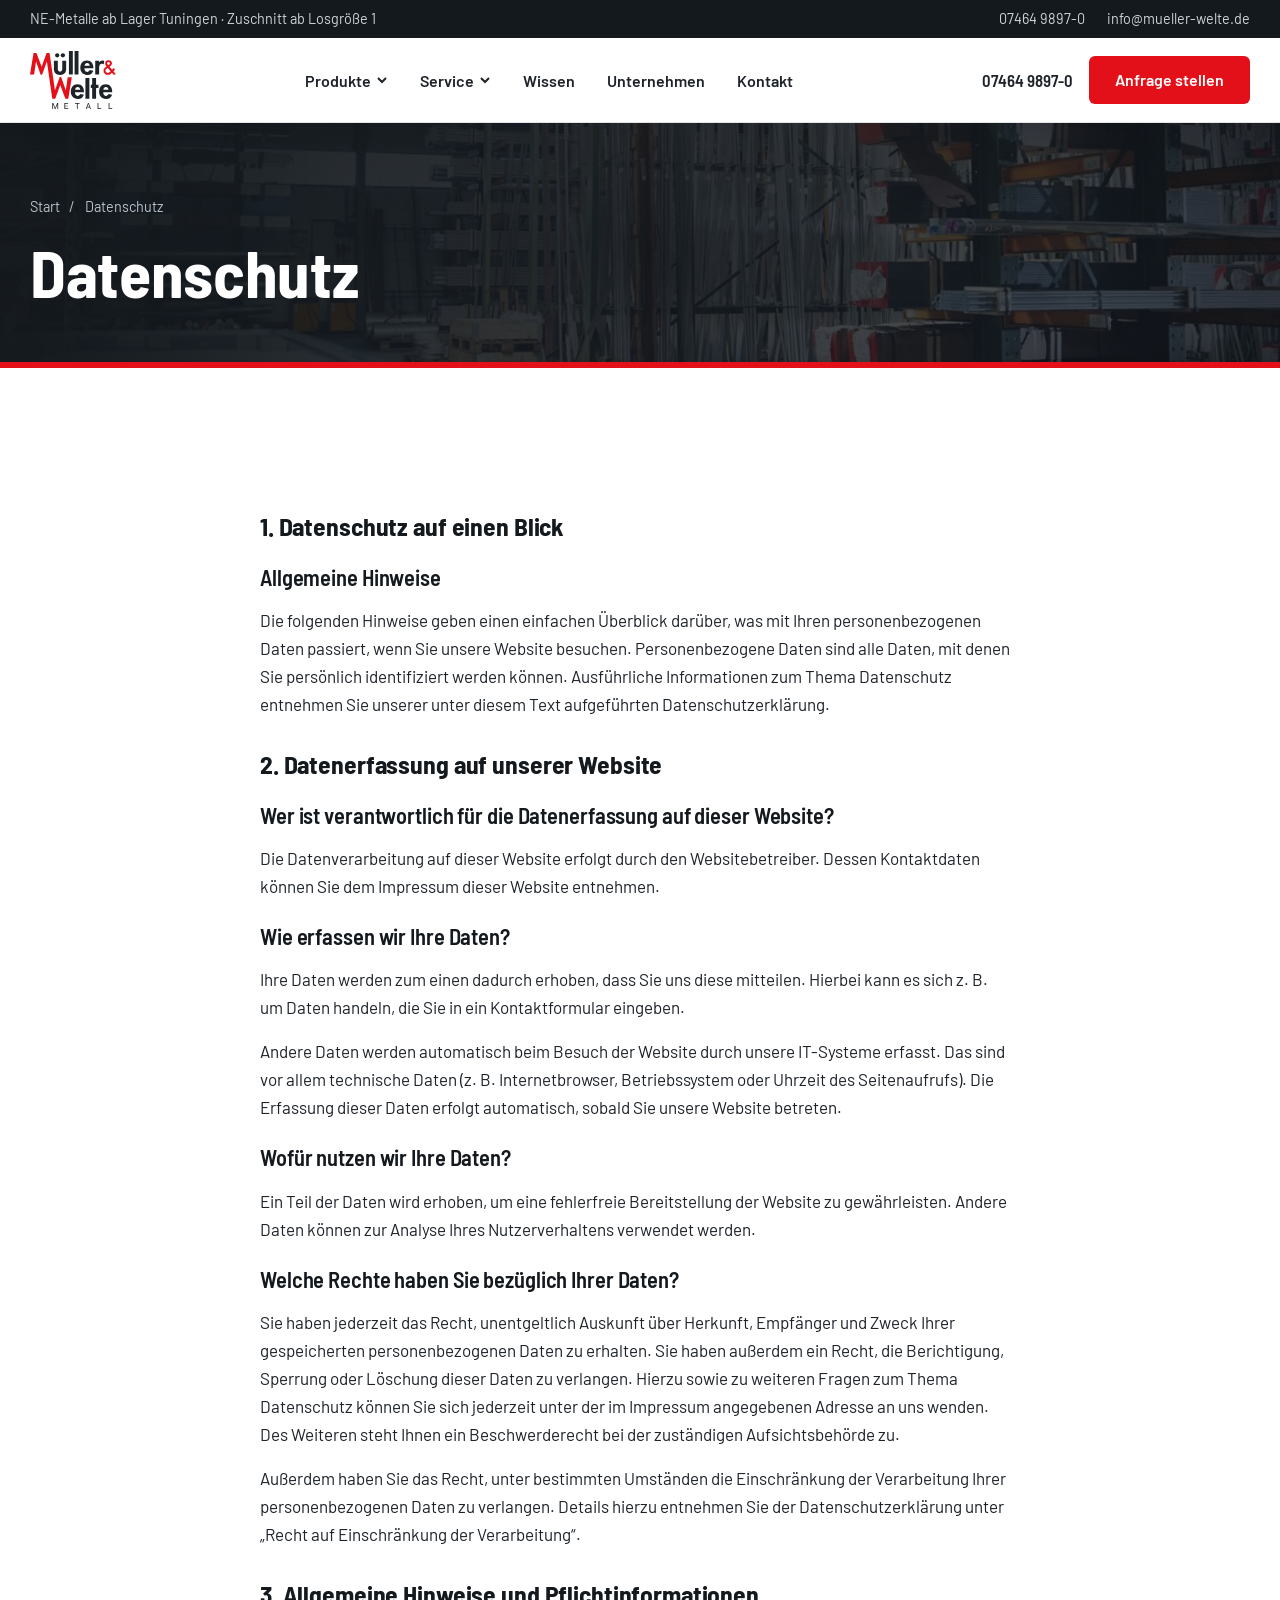
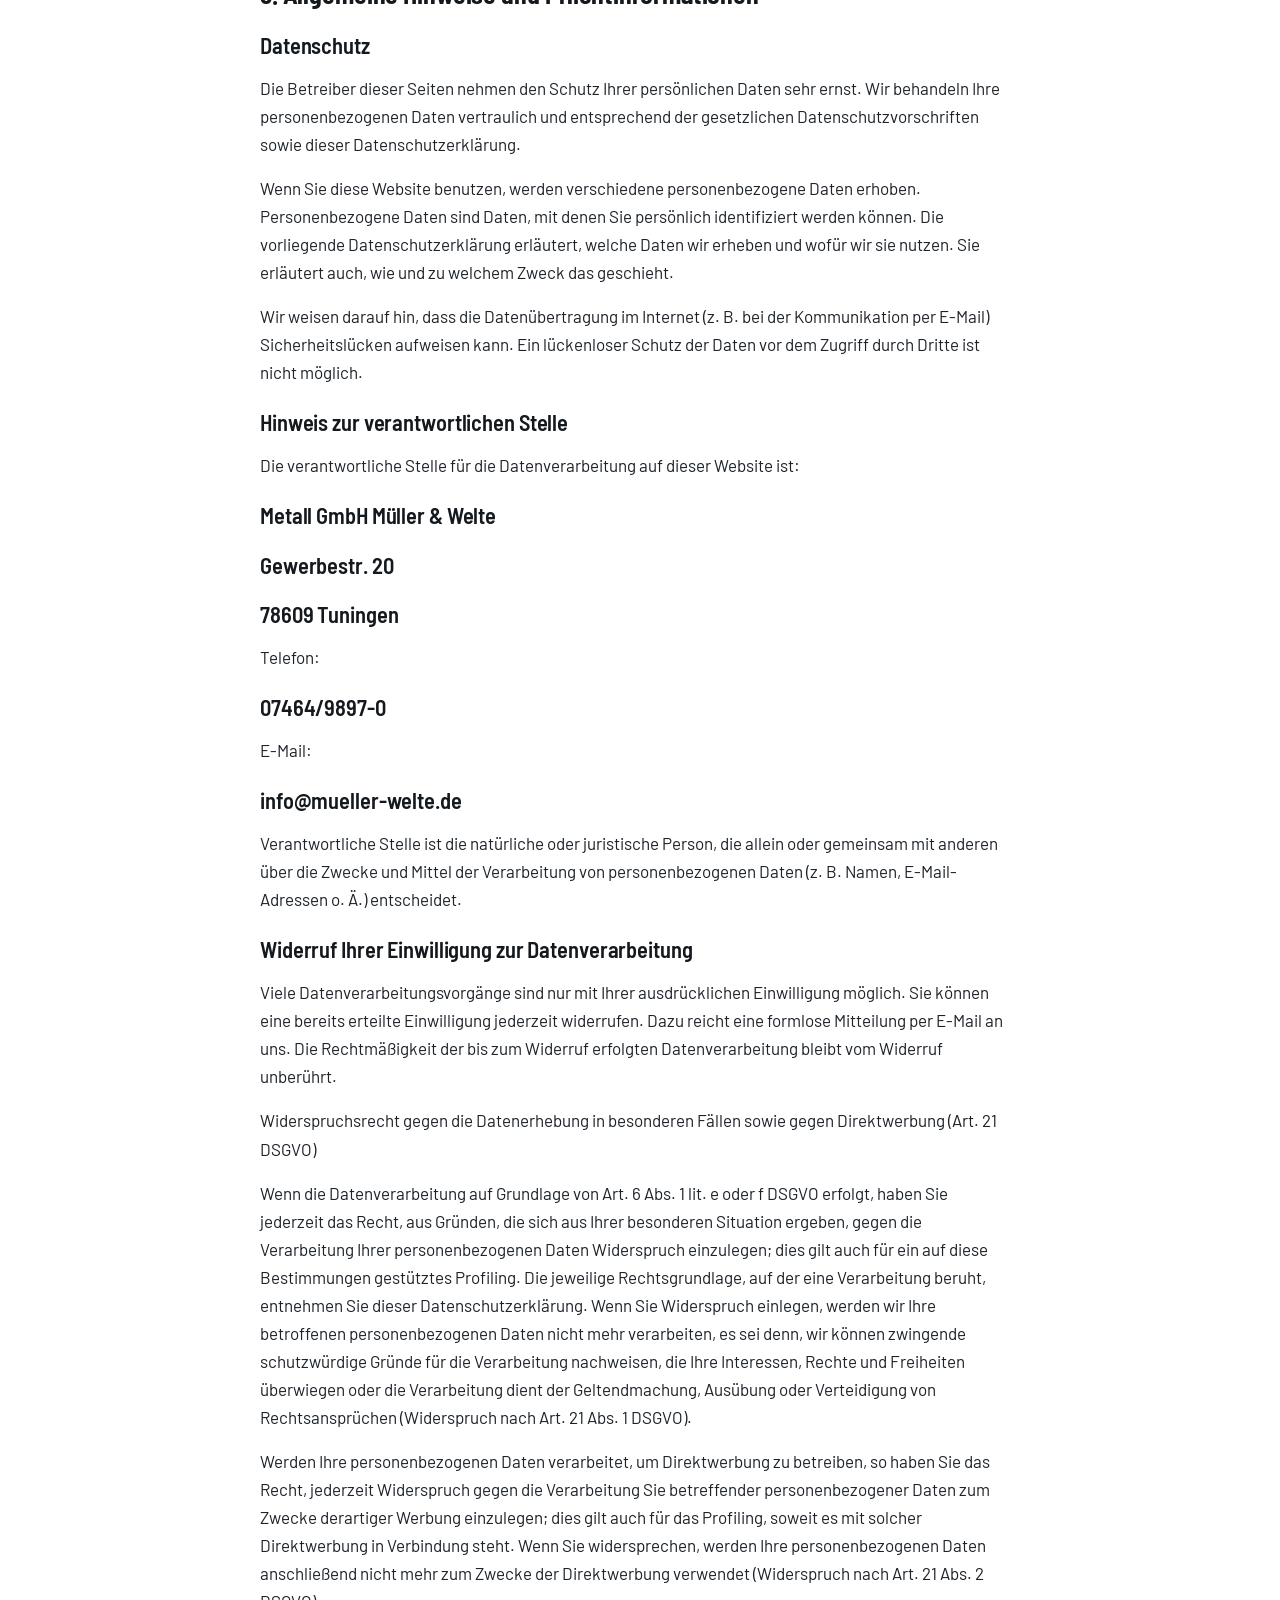
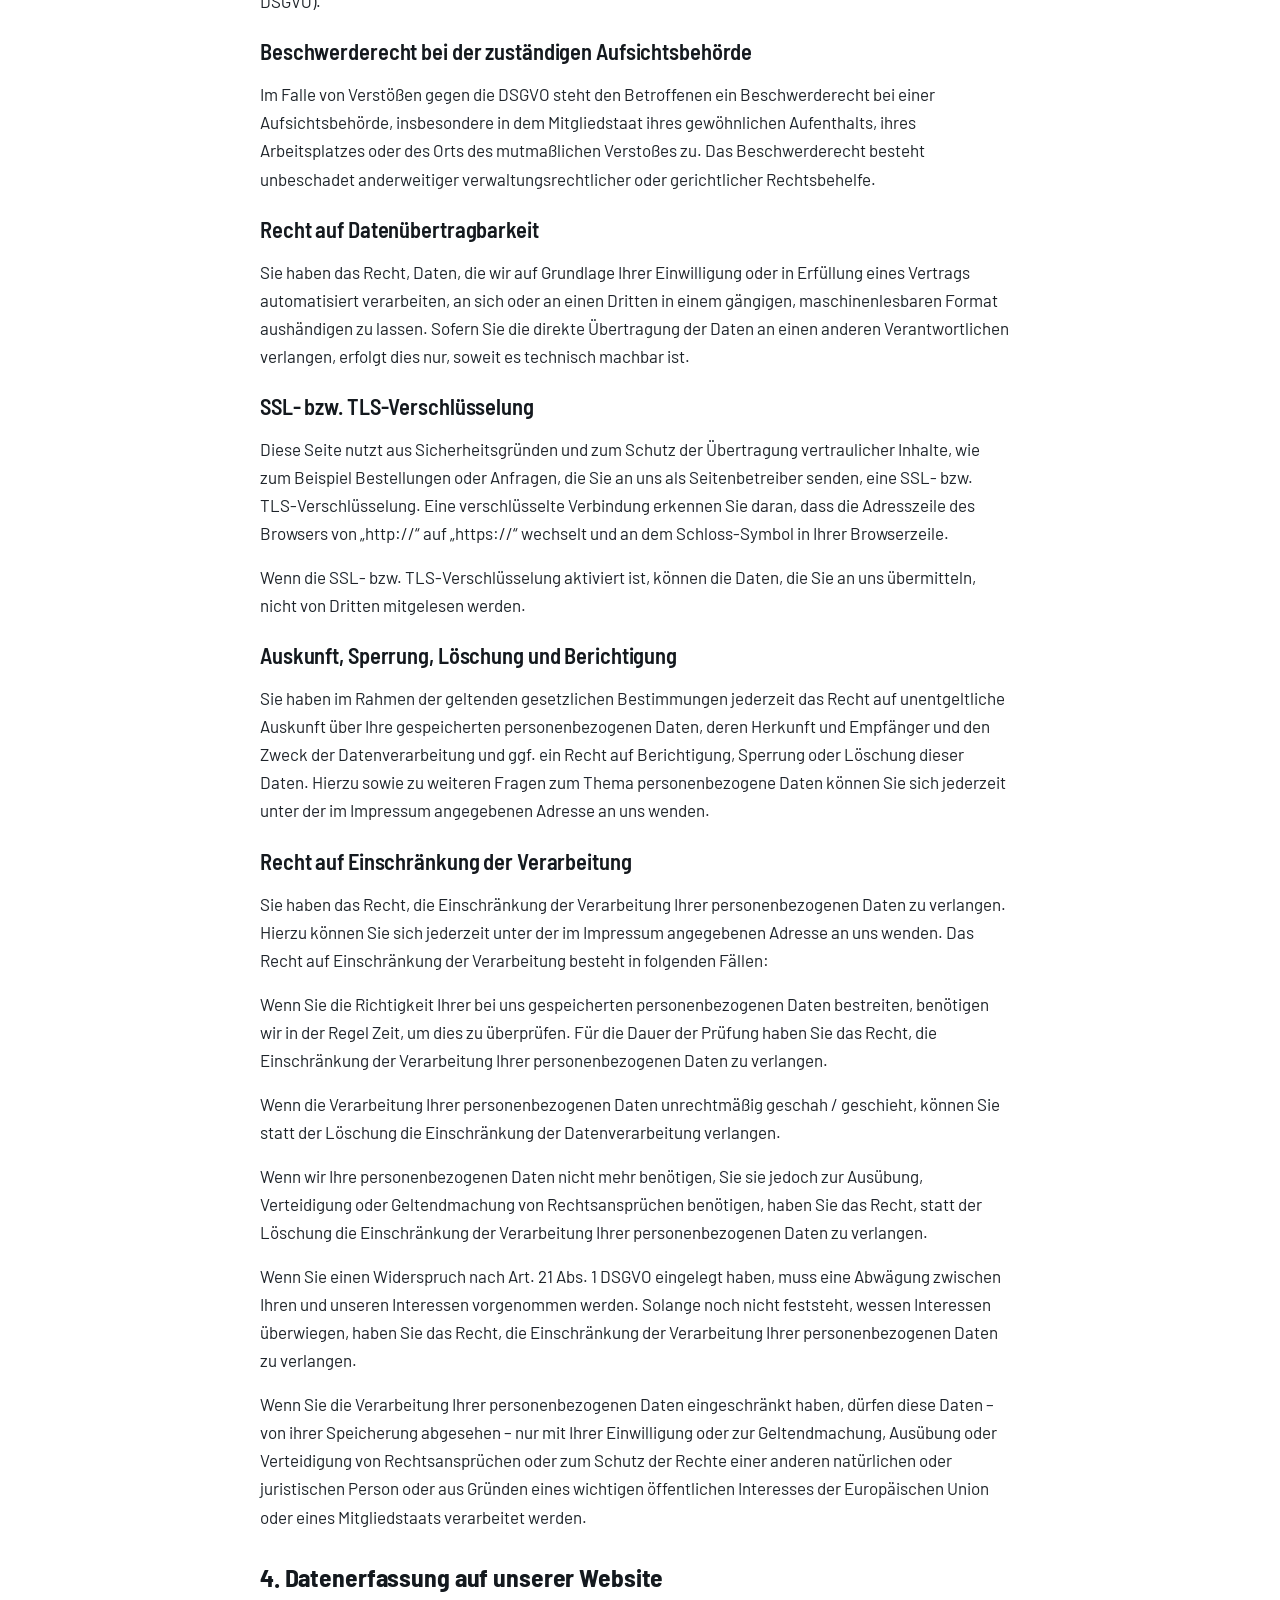
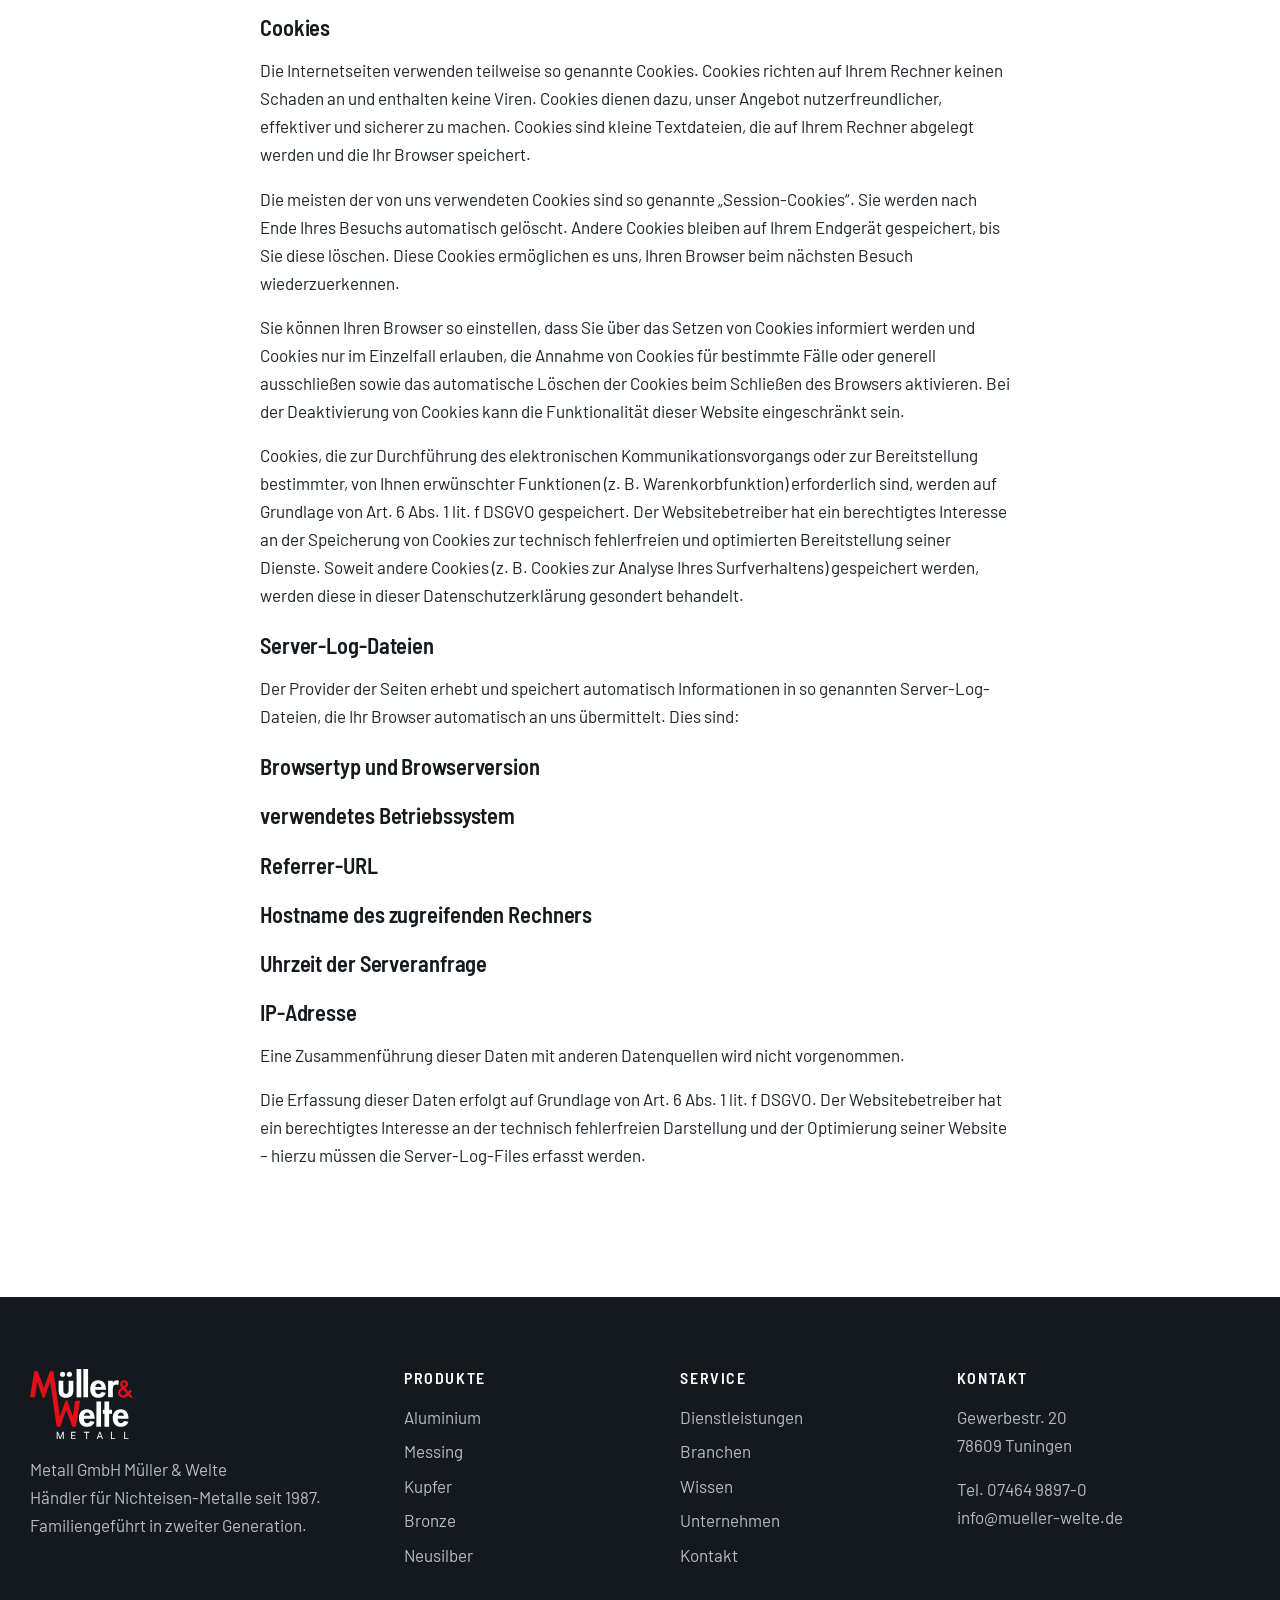
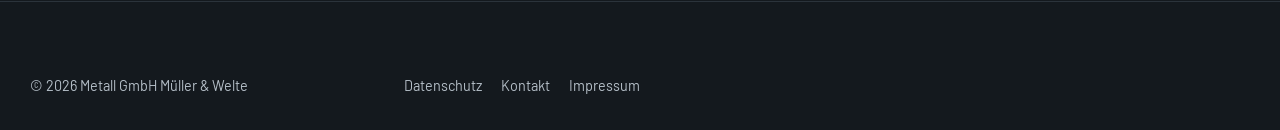
<file: datenschutz.html>
<!doctype html>
<html lang="de"><head><meta charset="utf-8"><meta name="viewport" content="width=device-width,initial-scale=1">
<title>Datenschutz | Müller &amp; Welte</title><meta name="description" content="Datenschutzerklärung der Metall GmbH Müller &amp; Welte.">
<meta property="og:title" content="Datenschutz | Müller &amp; Welte"><meta property="og:description" content="Datenschutzerklärung der Metall GmbH Müller &amp; Welte."><meta property="og:type" content="website"><meta property="og:image" content="img/20240606_mw_187.jpg">
<meta name="theme-color" content="#1d2329">
<link rel="icon" href="img/favicon.svg" type="image/svg+xml">
<link rel="preconnect" href="https://fonts.googleapis.com"><link rel="preconnect" href="https://fonts.gstatic.com" crossorigin>
<link href="https://fonts.googleapis.com/css2?family=Barlow:wght@400;500;600&amp;family=Barlow+Semi+Condensed:wght@500;600;700&amp;display=swap" rel="stylesheet">
<link rel="stylesheet" href="style.css?v=1791463577"></head>
<body><a class="skip" href="#main">Zum Inhalt springen</a>
<div class="topbar"><div class="wrap"><span>NE-Metalle ab Lager Tuningen · Zuschnitt ab Losgröße 1</span><span><a href="tel:+49746498970">07464 9897-0</a><a href="mailto:info@mueller-welte.de">info@mueller-welte.de</a></span></div></div>
<header class="site"><div class="wrap">
<a class="brand" href="index.html" aria-label="Müller &amp; Welte – Startseite"><img src="img/logo-dunkel.svg" alt="Müller &amp; Welte Metall GmbH" width="86" height="58"></a>
<nav class="main" id="nav" aria-label="Hauptnavigation"><ul><li class="has-sub"><button type="button" aria-expanded="false" aria-haspopup="true">Produkte<svg width="12" height="12" viewBox="0 0 12 12" aria-hidden="true"><path d="M2 4l4 4 4-4" fill="none" stroke="currentColor" stroke-width="2"/></svg></button><ul class="sub"><li><a href="produkte.html">Alle Werkstoffe</a></li><li><a href="aluminium.html"><span class="dot" style="background:#9fb0be"></span>Aluminium</a></li><li><a href="messing.html"><span class="dot" style="background:#c6a043"></span>Messing</a></li><li><a href="kupfer.html"><span class="dot" style="background:#b9693d"></span>Kupfer</a></li><li><a href="bronze.html"><span class="dot" style="background:#8b5e34"></span>Bronze</a></li><li><a href="neusilber.html"><span class="dot" style="background:#b4bcc0"></span>Neusilber</a></li></ul></li><li class="has-sub"><button type="button" aria-expanded="false" aria-haspopup="true">Service<svg width="12" height="12" viewBox="0 0 12 12" aria-hidden="true"><path d="M2 4l4 4 4-4" fill="none" stroke="currentColor" stroke-width="2"/></svg></button><ul class="sub"><li><a href="dienstleistungen.html">Dienstleistungen</a></li><li><a href="branchen.html">Branchen</a></li></ul></li><li><a href="wissen.html">Wissen</a></li><li><a href="unternehmen.html">Unternehmen</a></li><li><a href="kontakt.html">Kontakt</a></li></ul></nav>
<div class="header-cta"><a class="tel" href="tel:+49746498970">07464 9897-0</a><a class="btn btn-primary" href="kontakt.html">Anfrage stellen</a>
<button class="burger" type="button" aria-label="Menü" aria-expanded="false" aria-controls="nav"><span></span></button></div>
</div></header>
<main id="main"><section class="page-hero"><img src="img/mw-header-branchen.jpg" alt="" loading="eager"><div class="wrap"><div class="crumbs"><a href="index.html">Start</a> <span>/</span> Datenschutz</div><h1>Datenschutz</h1></div><div class="stripe"></div></section><section class="s"><div class="wrap narrow prose"><h2>1. Datenschutz auf einen Blick</h2><h3>Allgemeine Hinweise</h3><p>Die folgenden Hinweise geben einen einfachen Überblick darüber, was mit Ihren personenbezogenen Daten passiert, wenn Sie unsere Website besuchen. Personenbezogene Daten sind alle Daten, mit denen Sie persönlich identifiziert werden können. Ausführliche Informationen zum Thema Datenschutz entnehmen Sie unserer unter diesem Text aufgeführten Datenschutzerklärung.</p><h2>2. Datenerfassung auf unserer Website</h2><h3>Wer ist verantwortlich für die Datenerfassung auf dieser Website?</h3><p>Die Datenverarbeitung auf dieser Website erfolgt durch den Websitebetreiber. Dessen Kontaktdaten können Sie dem Impressum dieser Website entnehmen.</p><h3>Wie erfassen wir Ihre Daten?</h3><p>Ihre Daten werden zum einen dadurch erhoben, dass Sie uns diese mitteilen. Hierbei kann es sich z. B. um Daten handeln, die Sie in ein Kontaktformular eingeben.</p><p>Andere Daten werden automatisch beim Besuch der Website durch unsere IT-Systeme erfasst. Das sind vor allem technische Daten (z. B. Internetbrowser, Betriebssystem oder Uhrzeit des Seitenaufrufs). Die Erfassung dieser Daten erfolgt automatisch, sobald Sie unsere Website betreten.</p><h3>Wofür nutzen wir Ihre Daten?</h3><p>Ein Teil der Daten wird erhoben, um eine fehlerfreie Bereitstellung der Website zu gewährleisten. Andere Daten können zur Analyse Ihres Nutzerverhaltens verwendet werden.</p><h3>Welche Rechte haben Sie bezüglich Ihrer Daten?</h3><p>Sie haben jederzeit das Recht, unentgeltlich Auskunft über Herkunft, Empfänger und Zweck Ihrer gespeicherten personenbezogenen Daten zu erhalten. Sie haben außerdem ein Recht, die Berichtigung, Sperrung oder Löschung dieser Daten zu verlangen. Hierzu sowie zu weiteren Fragen zum Thema Datenschutz können Sie sich jederzeit unter der im Impressum angegebenen Adresse an uns wenden. Des Weiteren steht Ihnen ein Beschwerderecht bei der zuständigen Aufsichtsbehörde zu.</p><p>Außerdem haben Sie das Recht, unter bestimmten Umständen die Einschränkung der Verarbeitung Ihrer personenbezogenen Daten zu verlangen. Details hierzu entnehmen Sie der Datenschutzerklärung unter „Recht auf Einschränkung der Verarbeitung“.</p><h2>3. Allgemeine Hinweise und Pflichtinformationen</h2><h3>Datenschutz</h3><p>Die Betreiber dieser Seiten nehmen den Schutz Ihrer persönlichen Daten sehr ernst. Wir behandeln Ihre personenbezogenen Daten vertraulich und entsprechend der gesetzlichen Datenschutzvorschriften sowie dieser Datenschutzerklärung.</p><p>Wenn Sie diese Website benutzen, werden verschiedene personenbezogene Daten erhoben. Personenbezogene Daten sind Daten, mit denen Sie persönlich identifiziert werden können. Die vorliegende Datenschutzerklärung erläutert, welche Daten wir erheben und wofür wir sie nutzen. Sie erläutert auch, wie und zu welchem Zweck das geschieht.</p><p>Wir weisen darauf hin, dass die Datenübertragung im Internet (z. B. bei der Kommunikation per E-Mail) Sicherheitslücken aufweisen kann. Ein lückenloser Schutz der Daten vor dem Zugriff durch Dritte ist nicht möglich.</p><h3>Hinweis zur verantwortlichen Stelle</h3><p>Die verantwortliche Stelle für die Datenverarbeitung auf dieser Website ist:</p><h3>Metall GmbH Müller &amp; Welte</h3><h3>Gewerbestr. 20</h3><h3>78609 Tuningen</h3><p>Telefon:</p><h3>07464/9897-0</h3><p>E-Mail:</p><h3>info@mueller-welte.de</h3><p>Verantwortliche Stelle ist die natürliche oder juristische Person, die allein oder gemeinsam mit anderen über die Zwecke und Mittel der Verarbeitung von personenbezogenen Daten (z. B. Namen, E-Mail-Adressen o. Ä.) entscheidet.</p><h3>Widerruf Ihrer Einwilligung zur Datenverarbeitung</h3><p>Viele Datenverarbeitungsvorgänge sind nur mit Ihrer ausdrücklichen Einwilligung möglich. Sie können eine bereits erteilte Einwilligung jederzeit widerrufen. Dazu reicht eine formlose Mitteilung per E-Mail an uns. Die Rechtmäßigkeit der bis zum Widerruf erfolgten Datenverarbeitung bleibt vom Widerruf unberührt.</p><p>Widerspruchsrecht gegen die Datenerhebung in besonderen Fällen sowie gegen Direktwerbung (Art. 21 DSGVO)</p><p>Wenn die Datenverarbeitung auf Grundlage von Art. 6 Abs. 1 lit. e oder f DSGVO erfolgt, haben Sie jederzeit das Recht, aus Gründen, die sich aus Ihrer besonderen Situation ergeben, gegen die Verarbeitung Ihrer personenbezogenen Daten Widerspruch einzulegen; dies gilt auch für ein auf diese Bestimmungen gestütztes Profiling. Die jeweilige Rechtsgrundlage, auf der eine Verarbeitung beruht, entnehmen Sie dieser Datenschutzerklärung. Wenn Sie Widerspruch einlegen, werden wir Ihre betroffenen personenbezogenen Daten nicht mehr verarbeiten, es sei denn, wir können zwingende schutzwürdige Gründe für die Verarbeitung nachweisen, die Ihre Interessen, Rechte und Freiheiten überwiegen oder die Verarbeitung dient der Geltendmachung, Ausübung oder Verteidigung von Rechtsansprüchen (Widerspruch nach Art. 21 Abs. 1 DSGVO).</p><p>Werden Ihre personenbezogenen Daten verarbeitet, um Direktwerbung zu betreiben, so haben Sie das Recht, jederzeit Widerspruch gegen die Verarbeitung Sie betreffender personenbezogener Daten zum Zwecke derartiger Werbung einzulegen; dies gilt auch für das Profiling, soweit es mit solcher Direktwerbung in Verbindung steht. Wenn Sie widersprechen, werden Ihre personenbezogenen Daten anschließend nicht mehr zum Zwecke der Direktwerbung verwendet (Widerspruch nach Art. 21 Abs. 2 DSGVO).</p><h3>Beschwerderecht bei der zuständigen Aufsichtsbehörde</h3><p>Im Falle von Verstößen gegen die DSGVO steht den Betroffenen ein Beschwerderecht bei einer Aufsichtsbehörde, insbesondere in dem Mitgliedstaat ihres gewöhnlichen Aufenthalts, ihres Arbeitsplatzes oder des Orts des mutmaßlichen Verstoßes zu. Das Beschwerderecht besteht unbeschadet anderweitiger verwaltungsrechtlicher oder gerichtlicher Rechtsbehelfe.</p><h3>Recht auf Datenübertragbarkeit</h3><p>Sie haben das Recht, Daten, die wir auf Grundlage Ihrer Einwilligung oder in Erfüllung eines Vertrags automatisiert verarbeiten, an sich oder an einen Dritten in einem gängigen, maschinenlesbaren Format aushändigen zu lassen. Sofern Sie die direkte Übertragung der Daten an einen anderen Verantwortlichen verlangen, erfolgt dies nur, soweit es technisch machbar ist.</p><h3>SSL- bzw. TLS-Verschlüsselung</h3><p>Diese Seite nutzt aus Sicherheitsgründen und zum Schutz der Übertragung vertraulicher Inhalte, wie zum Beispiel Bestellungen oder Anfragen, die Sie an uns als Seitenbetreiber senden, eine SSL- bzw. TLS-Verschlüsselung. Eine verschlüsselte Verbindung erkennen Sie daran, dass die Adresszeile des Browsers von „http://“ auf „https://“ wechselt und an dem Schloss-Symbol in Ihrer Browserzeile.</p><p>Wenn die SSL- bzw. TLS-Verschlüsselung aktiviert ist, können die Daten, die Sie an uns übermitteln, nicht von Dritten mitgelesen werden.</p><h3>Auskunft, Sperrung, Löschung und Berichtigung</h3><p>Sie haben im Rahmen der geltenden gesetzlichen Bestimmungen jederzeit das Recht auf unentgeltliche Auskunft über Ihre gespeicherten personenbezogenen Daten, deren Herkunft und Empfänger und den Zweck der Datenverarbeitung und ggf. ein Recht auf Berichtigung, Sperrung oder Löschung dieser Daten. Hierzu sowie zu weiteren Fragen zum Thema personenbezogene Daten können Sie sich jederzeit unter der im Impressum angegebenen Adresse an uns wenden.</p><h3>Recht auf Einschränkung der Verarbeitung</h3><p>Sie haben das Recht, die Einschränkung der Verarbeitung Ihrer personenbezogenen Daten zu verlangen. Hierzu können Sie sich jederzeit unter der im Impressum angegebenen Adresse an uns wenden. Das Recht auf Einschränkung der Verarbeitung besteht in folgenden Fällen:</p><p>Wenn Sie die Richtigkeit Ihrer bei uns gespeicherten personenbezogenen Daten bestreiten, benötigen wir in der Regel Zeit, um dies zu überprüfen. Für die Dauer der Prüfung haben Sie das Recht, die Einschränkung der Verarbeitung Ihrer personenbezogenen Daten zu verlangen.</p><p>Wenn die Verarbeitung Ihrer personenbezogenen Daten unrechtmäßig geschah / geschieht, können Sie statt der Löschung die Einschränkung der Datenverarbeitung verlangen.</p><p>Wenn wir Ihre personenbezogenen Daten nicht mehr benötigen, Sie sie jedoch zur Ausübung, Verteidigung oder Geltendmachung von Rechtsansprüchen benötigen, haben Sie das Recht, statt der Löschung die Einschränkung der Verarbeitung Ihrer personenbezogenen Daten zu verlangen.</p><p>Wenn Sie einen Widerspruch nach Art. 21 Abs. 1 DSGVO eingelegt haben, muss eine Abwägung zwischen Ihren und unseren Interessen vorgenommen werden. Solange noch nicht feststeht, wessen Interessen überwiegen, haben Sie das Recht, die Einschränkung der Verarbeitung Ihrer personenbezogenen Daten zu verlangen.</p><p>Wenn Sie die Verarbeitung Ihrer personenbezogenen Daten eingeschränkt haben, dürfen diese Daten – von ihrer Speicherung abgesehen – nur mit Ihrer Einwilligung oder zur Geltendmachung, Ausübung oder Verteidigung von Rechtsansprüchen oder zum Schutz der Rechte einer anderen natürlichen oder juristischen Person oder aus Gründen eines wichtigen öffentlichen Interesses der Europäischen Union oder eines Mitgliedstaats verarbeitet werden.</p><h2>4. Datenerfassung auf unserer Website</h2><h3>Cookies</h3><p>Die Internetseiten verwenden teilweise so genannte Cookies. Cookies richten auf Ihrem Rechner keinen Schaden an und enthalten keine Viren. Cookies dienen dazu, unser Angebot nutzerfreundlicher, effektiver und sicherer zu machen. Cookies sind kleine Textdateien, die auf Ihrem Rechner abgelegt werden und die Ihr Browser speichert.</p><p>Die meisten der von uns verwendeten Cookies sind so genannte „Session-Cookies“. Sie werden nach Ende Ihres Besuchs automatisch gelöscht. Andere Cookies bleiben auf Ihrem Endgerät gespeichert, bis Sie diese löschen. Diese Cookies ermöglichen es uns, Ihren Browser beim nächsten Besuch wiederzuerkennen.</p><p>Sie können Ihren Browser so einstellen, dass Sie über das Setzen von Cookies informiert werden und Cookies nur im Einzelfall erlauben, die Annahme von Cookies für bestimmte Fälle oder generell ausschließen sowie das automatische Löschen der Cookies beim Schließen des Browsers aktivieren. Bei der Deaktivierung von Cookies kann die Funktionalität dieser Website eingeschränkt sein.</p><p>Cookies, die zur Durchführung des elektronischen Kommunikationsvorgangs oder zur Bereitstellung bestimmter, von Ihnen erwünschter Funktionen (z. B. Warenkorbfunktion) erforderlich sind, werden auf Grundlage von Art. 6 Abs. 1 lit. f DSGVO gespeichert. Der Websitebetreiber hat ein berechtigtes Interesse an der Speicherung von Cookies zur technisch fehlerfreien und optimierten Bereitstellung seiner Dienste. Soweit andere Cookies (z. B. Cookies zur Analyse Ihres Surfverhaltens) gespeichert werden, werden diese in dieser Datenschutzerklärung gesondert behandelt.</p><h3>Server-Log-Dateien</h3><p>Der Provider der Seiten erhebt und speichert automatisch Informationen in so genannten Server-Log-Dateien, die Ihr Browser automatisch an uns übermittelt. Dies sind:</p><h3>Browsertyp und Browserversion</h3><h3>verwendetes Betriebssystem</h3><h3>Referrer-URL</h3><h3>Hostname des zugreifenden Rechners</h3><h3>Uhrzeit der Serveranfrage</h3><h3>IP-Adresse</h3><p>Eine Zusammenführung dieser Daten mit anderen Datenquellen wird nicht vorgenommen.</p><p>Die Erfassung dieser Daten erfolgt auf Grundlage von Art. 6 Abs. 1 lit. f DSGVO. Der Websitebetreiber hat ein berechtigtes Interesse an der technisch fehlerfreien Darstellung und der Optimierung seiner Website – hierzu müssen die Server-Log-Files erfasst werden.</p></div></section></main>
<footer class="site"><div class="wrap">
<div><a class="brand" href="index.html"><img src="img/logo-weiss.svg" alt="Müller &amp; Welte" width="103" height="70"></a>
<p>Metall GmbH Müller &amp; Welte<br>Händler für Nichteisen-Metalle seit 1987. Familiengeführt in zweiter Generation.</p></div>
<div><h4>Produkte</h4><ul><li><a href="aluminium.html">Aluminium</a></li><li><a href="messing.html">Messing</a></li><li><a href="kupfer.html">Kupfer</a></li><li><a href="bronze.html">Bronze</a></li><li><a href="neusilber.html">Neusilber</a></li></ul></div>
<div><h4>Service</h4><ul><li><a href="dienstleistungen.html">Dienstleistungen</a></li><li><a href="branchen.html">Branchen</a></li><li><a href="wissen.html">Wissen</a></li><li><a href="unternehmen.html">Unternehmen</a></li><li><a href="kontakt.html">Kontakt</a></li></ul></div>
<div><h4>Kontakt</h4><address class="addr" style="font-style:normal"><p>Gewerbestr. 20<br>78609 Tuningen</p><p>Tel. <a href="tel:+49746498970">07464 9897-0</a><br><a href="mailto:info@mueller-welte.de">info@mueller-welte.de</a></p></address></div>
</div><div class="legal"><div class="wrap"><span>© 2026 Metall GmbH Müller &amp; Welte</span><span><a href="datenschutz.html">Datenschutz</a><a href="kontakt.html">Kontakt</a><a href="impressum.html">Impressum</a></span></div></div></footer>
<script src="main.js?v=1791463577"></script></body></html>
</file>
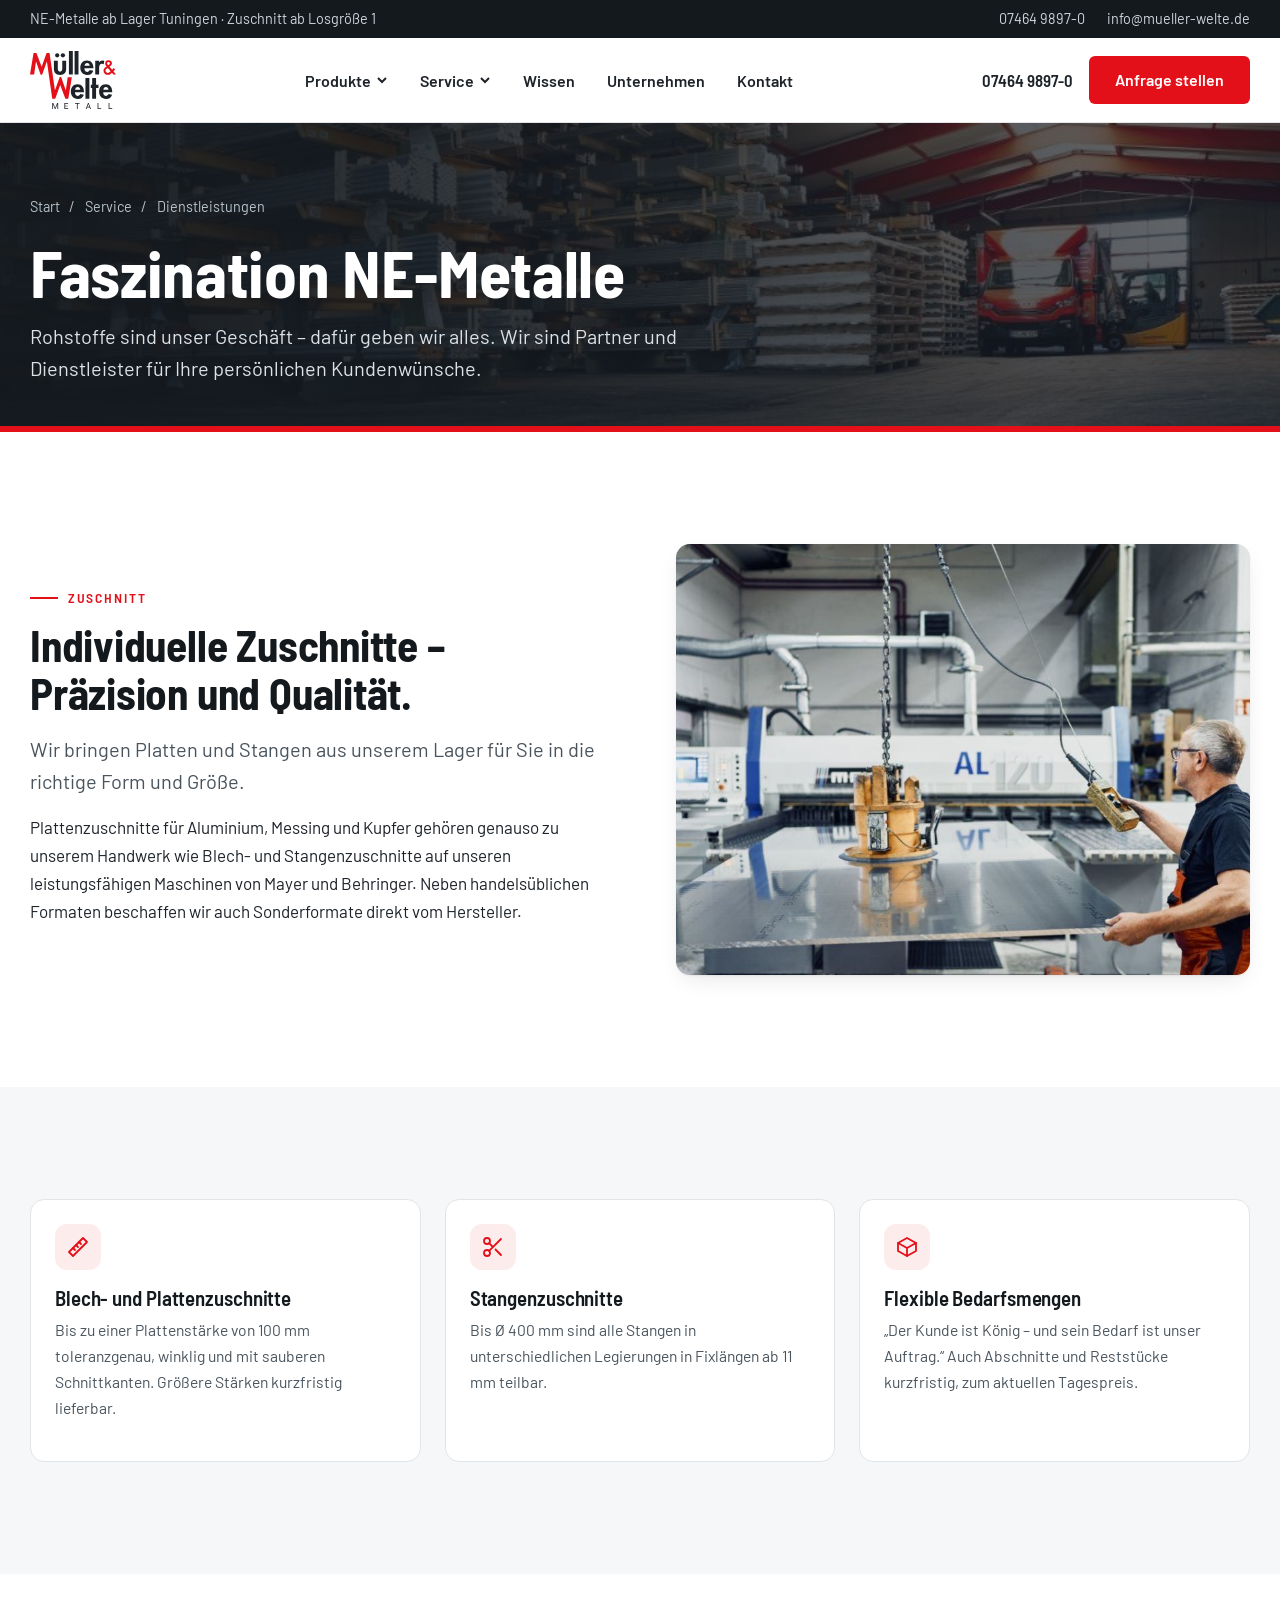
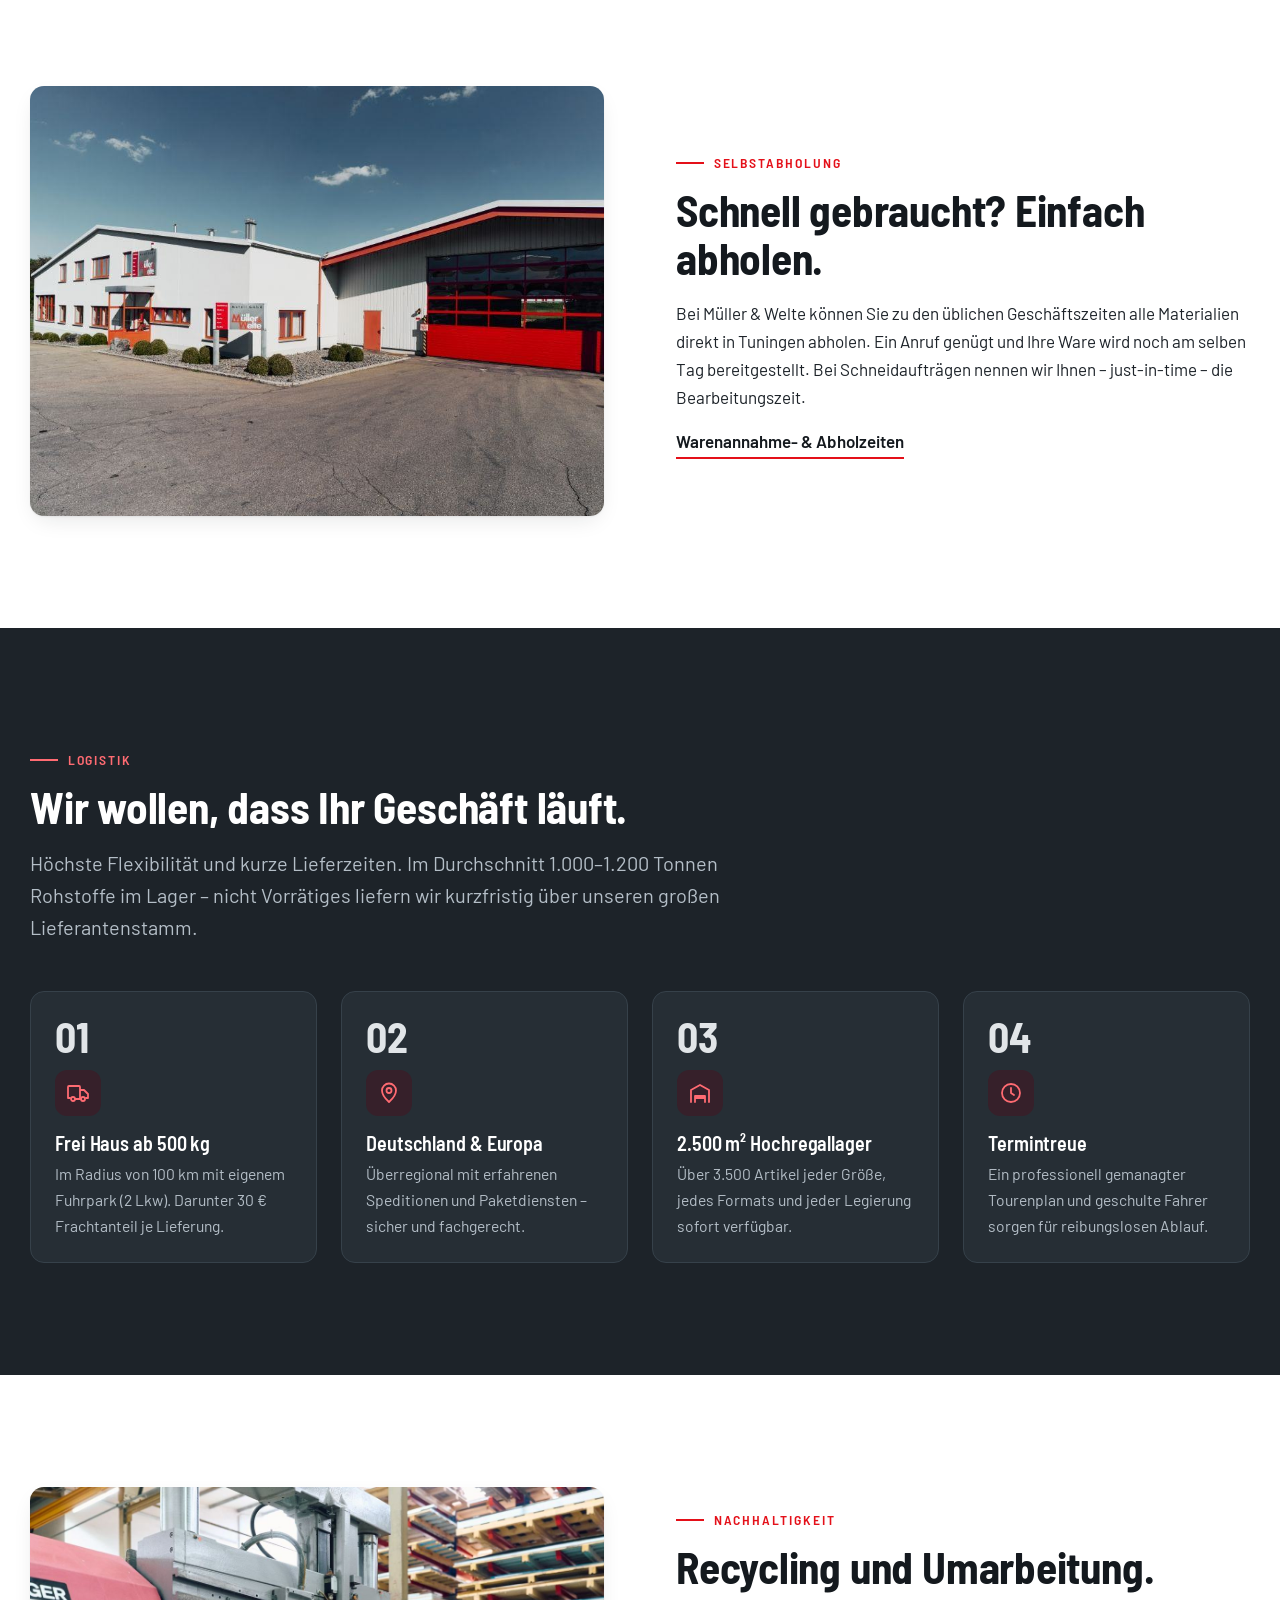
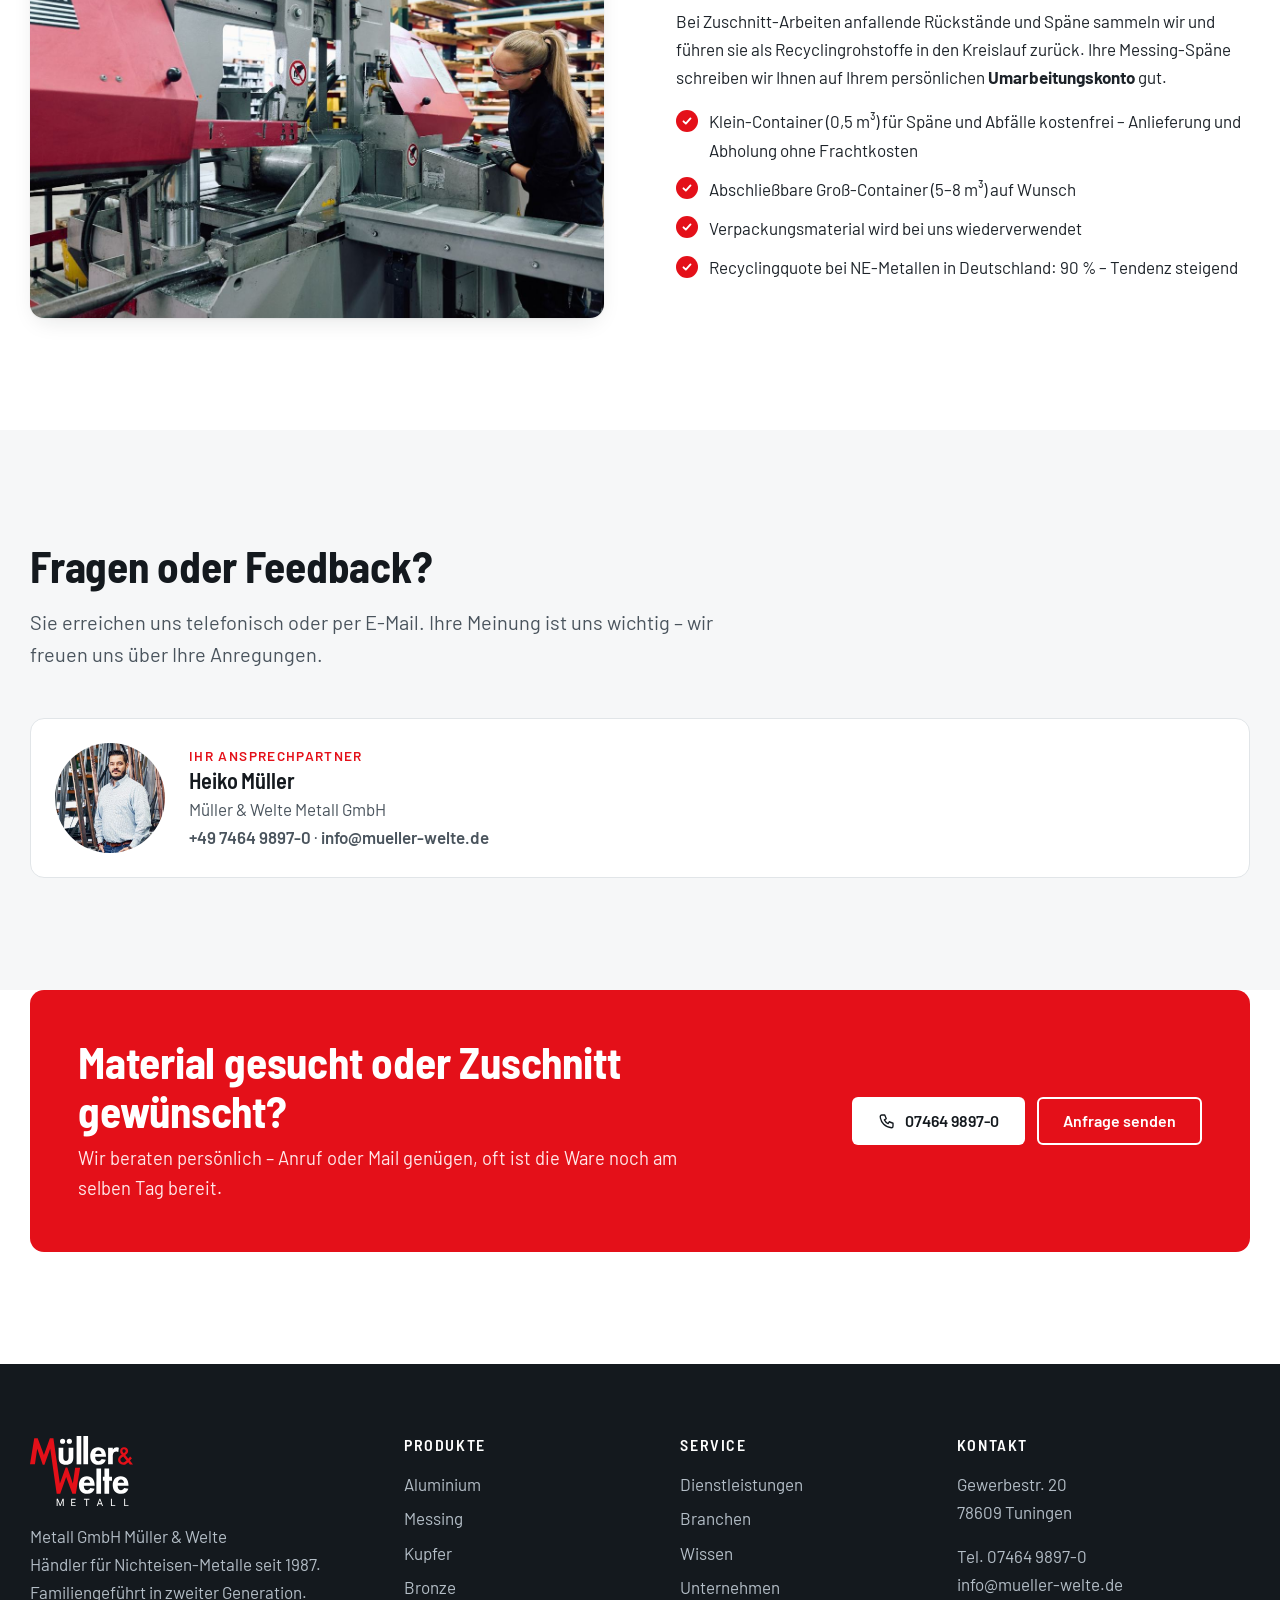
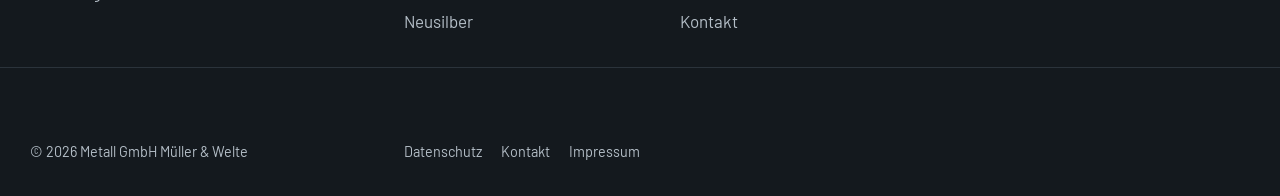
<file: dienstleistungen.html>
<!doctype html>
<html lang="de"><head><meta charset="utf-8"><meta name="viewport" content="width=device-width,initial-scale=1">
<title>Dienstleistungen | Zuschnitt, Logistik, Recycling | Müller &amp; Welte</title><meta name="description" content="Zuschnitt ab Losgröße 1, Selbstabholung, eigene Lieferung ab 500 kg frei Haus und Späne-Recycling bei Müller &amp; Welte in Tuningen.">
<meta property="og:title" content="Dienstleistungen | Zuschnitt, Logistik, Recycling | Müller &amp; Welte"><meta property="og:description" content="Zuschnitt ab Losgröße 1, Selbstabholung, eigene Lieferung ab 500 kg frei Haus und Späne-Recycling bei Müller &amp; Welte in Tuningen."><meta property="og:type" content="website"><meta property="og:image" content="img/20240606_mw_187.jpg">
<meta name="theme-color" content="#1d2329">
<link rel="icon" href="img/favicon.svg" type="image/svg+xml">
<link rel="preconnect" href="https://fonts.googleapis.com"><link rel="preconnect" href="https://fonts.gstatic.com" crossorigin>
<link href="https://fonts.googleapis.com/css2?family=Barlow:wght@400;500;600&amp;family=Barlow+Semi+Condensed:wght@500;600;700&amp;display=swap" rel="stylesheet">
<link rel="stylesheet" href="style.css?v=1791463577"></head>
<body><a class="skip" href="#main">Zum Inhalt springen</a>
<div class="topbar"><div class="wrap"><span>NE-Metalle ab Lager Tuningen · Zuschnitt ab Losgröße 1</span><span><a href="tel:+49746498970">07464 9897-0</a><a href="mailto:info@mueller-welte.de">info@mueller-welte.de</a></span></div></div>
<header class="site"><div class="wrap">
<a class="brand" href="index.html" aria-label="Müller &amp; Welte – Startseite"><img src="img/logo-dunkel.svg" alt="Müller &amp; Welte Metall GmbH" width="86" height="58"></a>
<nav class="main" id="nav" aria-label="Hauptnavigation"><ul><li class="has-sub"><button type="button" aria-expanded="false" aria-haspopup="true">Produkte<svg width="12" height="12" viewBox="0 0 12 12" aria-hidden="true"><path d="M2 4l4 4 4-4" fill="none" stroke="currentColor" stroke-width="2"/></svg></button><ul class="sub"><li><a href="produkte.html">Alle Werkstoffe</a></li><li><a href="aluminium.html"><span class="dot" style="background:#9fb0be"></span>Aluminium</a></li><li><a href="messing.html"><span class="dot" style="background:#c6a043"></span>Messing</a></li><li><a href="kupfer.html"><span class="dot" style="background:#b9693d"></span>Kupfer</a></li><li><a href="bronze.html"><span class="dot" style="background:#8b5e34"></span>Bronze</a></li><li><a href="neusilber.html"><span class="dot" style="background:#b4bcc0"></span>Neusilber</a></li></ul></li><li class="has-sub"><button type="button" aria-expanded="false" aria-haspopup="true" aria-current="page">Service<svg width="12" height="12" viewBox="0 0 12 12" aria-hidden="true"><path d="M2 4l4 4 4-4" fill="none" stroke="currentColor" stroke-width="2"/></svg></button><ul class="sub"><li><a href="dienstleistungen.html">Dienstleistungen</a></li><li><a href="branchen.html">Branchen</a></li></ul></li><li><a href="wissen.html">Wissen</a></li><li><a href="unternehmen.html">Unternehmen</a></li><li><a href="kontakt.html">Kontakt</a></li></ul></nav>
<div class="header-cta"><a class="tel" href="tel:+49746498970">07464 9897-0</a><a class="btn btn-primary" href="kontakt.html">Anfrage stellen</a>
<button class="burger" type="button" aria-label="Menü" aria-expanded="false" aria-controls="nav"><span></span></button></div>
</div></header>
<main id="main"><section class="page-hero"><img src="img/mw-dienstleistungen-logistik-lager.jpg" alt="" loading="eager"><div class="wrap"><div class="crumbs"><a href="index.html">Start</a> <span>/</span> Service <span>/</span> Dienstleistungen</div><h1>Faszination NE-Metalle</h1><p class="lead">Rohstoffe sind unser Geschäft – dafür geben wir alles. Wir sind Partner und Dienstleister für Ihre persönlichen Kundenwünsche.</p></div><div class="stripe"></div></section>
<section class="s"><div class="wrap split"><div class="rv"><span class="eyebrow">Zuschnitt</span><h2>Individuelle Zuschnitte – Präzision und Qualität.</h2>
<p class="lead">Wir bringen Platten und Stangen aus unserem Lager für Sie in die richtige Form und Größe.</p>
<p>Plattenzuschnitte für Aluminium, Messing und Kupfer gehören genauso zu unserem Handwerk wie Blech- und Stangenzuschnitte auf unseren leistungsfähigen Maschinen von Mayer und Behringer. Neben handelsüblichen Formaten beschaffen wir auch Sonderformate direkt vom Hersteller.</p></div>
<img class="rv" src="img/mw-dienstleistungen-zuschnitt-blech.jpg" alt="Blechzuschnitt mit Vakuumheber" loading="lazy" decoding="async"></div></section>
<section class="s soft"><div class="wrap"><div class="cards">
<div class="card rv"><div class="body"><div class="icon"><svg viewBox="0 0 24 24" fill="none" stroke="currentColor" stroke-width="1.8" stroke-linecap="round" stroke-linejoin="round" aria-hidden="true"><path d="m3 17 14-14 4 4L7 21z"/><path d="m7 13 2 2M10 10l2 2M13 7l2 2"/></svg></div><h3>Blech- und Plattenzuschnitte</h3><p>Bis zu einer Plattenstärke von 100 mm toleranzgenau, winklig und mit sauberen Schnittkanten. Größere Stärken kurzfristig lieferbar.</p></div></div>
<div class="card rv"><div class="body"><div class="icon"><svg viewBox="0 0 24 24" fill="none" stroke="currentColor" stroke-width="1.8" stroke-linecap="round" stroke-linejoin="round" aria-hidden="true"><circle cx="6" cy="6" r="3"/><circle cx="6" cy="18" r="3"/><path d="M20 4 8.1 15.9M14.5 14.5 20 20M8.1 8.1 12 12"/></svg></div><h3>Stangenzuschnitte</h3><p>Bis Ø 400 mm sind alle Stangen in unterschiedlichen Legierungen in Fixlängen ab 11 mm teilbar.</p></div></div>
<div class="card rv"><div class="body"><div class="icon"><svg viewBox="0 0 24 24" fill="none" stroke="currentColor" stroke-width="1.8" stroke-linecap="round" stroke-linejoin="round" aria-hidden="true"><path d="m21 8-9-5-9 5v8l9 5 9-5z"/><path d="m3 8 9 5 9-5M12 13v8"/></svg></div><h3>Flexible Bedarfsmengen</h3><p>„Der Kunde ist König – und sein Bedarf ist unser Auftrag.“ Auch Abschnitte und Reststücke kurzfristig, zum aktuellen Tagespreis.</p></div></div></div></div></section>
<section class="s"><div class="wrap split rev"><div class="rv"><span class="eyebrow">Selbstabholung</span><h2>Schnell gebraucht? Einfach abholen.</h2>
<p>Bei Müller &amp; Welte können Sie zu den üblichen Geschäftszeiten alle Materialien direkt in Tuningen abholen. Ein Anruf genügt und Ihre Ware wird noch am selben Tag bereitgestellt. Bei Schneidaufträgen nennen wir Ihnen – just-in-time – die Bearbeitungszeit.</p>
<a class="link-arrow" href="kontakt.html#zeiten">Warenannahme- &amp; Abholzeiten</a></div>
<img class="rv" src="img/mw-dienstleistungen-selbstabholung.jpg" alt="Firmengebäude in Tuningen" loading="lazy" decoding="async"></div></section>
<section class="s dark"><div class="wrap"><div class="sec-head"><span class="eyebrow" style="color:#ff6b72">Logistik</span><h2>Wir wollen, dass Ihr Geschäft läuft.</h2><p class="lead">Höchste Flexibilität und kurze Lieferzeiten. Im Durchschnitt 1.000–1.200 Tonnen Rohstoffe im Lager – nicht Vorrätiges liefern wir kurzfristig über unseren großen Lieferantenstamm.</p></div>
<div class="cards c4">
<div class="step rv" style="background:#262e35;border-color:#36414a;color:#e6eaed"><div class="icon" style="background:#36202a;color:#ff6b72"><svg viewBox="0 0 24 24" fill="none" stroke="currentColor" stroke-width="1.8" stroke-linecap="round" stroke-linejoin="round" aria-hidden="true"><path d="M14 18V6a1 1 0 0 0-1-1H3a1 1 0 0 0-1 1v11h2M14 9h4l4 4v4h-2"/><circle cx="7" cy="18" r="2"/><circle cx="17" cy="18" r="2"/><path d="M9 18h6"/></svg></div><h3 style="color:#fff">Frei Haus ab 500 kg</h3><p style="color:#b4bec7">Im Radius von 100 km mit eigenem Fuhrpark (2 Lkw). Darunter 30 € Frachtanteil je Lieferung.</p></div>
<div class="step rv" style="background:#262e35;border-color:#36414a;color:#e6eaed"><div class="icon" style="background:#36202a;color:#ff6b72"><svg viewBox="0 0 24 24" fill="none" stroke="currentColor" stroke-width="1.8" stroke-linecap="round" stroke-linejoin="round" aria-hidden="true"><path d="M12 21s7-6.2 7-11.5A7 7 0 0 0 5 9.5C5 14.8 12 21 12 21z"/><circle cx="12" cy="9.5" r="2.5"/></svg></div><h3 style="color:#fff">Deutschland &amp; Europa</h3><p style="color:#b4bec7">Überregional mit erfahrenen Speditionen und Paketdiensten – sicher und fachgerecht.</p></div>
<div class="step rv" style="background:#262e35;border-color:#36414a;color:#e6eaed"><div class="icon" style="background:#36202a;color:#ff6b72"><svg viewBox="0 0 24 24" fill="none" stroke="currentColor" stroke-width="1.8" stroke-linecap="round" stroke-linejoin="round" aria-hidden="true"><path d="M3 21V9l9-5 9 5v12M7 21v-6h10v6M7 17h10"/></svg></div><h3 style="color:#fff">2.500 m² Hochregallager</h3><p style="color:#b4bec7">Über 3.500 Artikel jeder Größe, jedes Formats und jeder Legierung sofort verfügbar.</p></div>
<div class="step rv" style="background:#262e35;border-color:#36414a;color:#e6eaed"><div class="icon" style="background:#36202a;color:#ff6b72"><svg viewBox="0 0 24 24" fill="none" stroke="currentColor" stroke-width="1.8" stroke-linecap="round" stroke-linejoin="round" aria-hidden="true"><circle cx="12" cy="12" r="9"/><path d="M12 7v5l3 2"/></svg></div><h3 style="color:#fff">Termintreue</h3><p style="color:#b4bec7">Ein professionell gemanagter Tourenplan und geschulte Fahrer sorgen für reibungslosen Ablauf.</p></div></div></div></section>
<section class="s"><div class="wrap split"><img class="rv" src="img/20240606_mw_218.jpg" alt="Sägezentrum" loading="lazy" decoding="async"><div class="rv"><span class="eyebrow">Nachhaltigkeit</span><h2>Recycling und Umarbeitung.</h2>
<p>Bei Zuschnitt-Arbeiten anfallende Rückstände und Späne sammeln wir und führen sie als Recyclingrohstoffe in den Kreislauf zurück. Ihre Messing-Späne schreiben wir Ihnen auf Ihrem persönlichen <strong>Umarbeitungskonto</strong> gut.</p>
<ul class="checks"><li>Klein-Container (0,5 m³) für Späne und Abfälle kostenfrei – Anlieferung und Abholung ohne Frachtkosten</li><li>Abschließbare Groß-Container (5–8 m³) auf Wunsch</li><li>Verpackungsmaterial wird bei uns wiederverwendet</li><li>Recyclingquote bei NE-Metallen in Deutschland: 90 % – Tendenz steigend</li></ul></div></div></section>
<section class="s soft"><div class="wrap"><div class="sec-head"><h2>Fragen oder Feedback?</h2><p class="lead">Sie erreichen uns telefonisch oder per E-Mail. Ihre Meinung ist uns wichtig – wir freuen uns über Ihre Anregungen.</p></div><div class="person"><img src="img/mw-ansprechpartner-heiko-mueller.jpg" alt="Heiko Müller" width="110" height="110" loading="lazy" decoding="async"><div><p style="font-size:.85rem;text-transform:uppercase;letter-spacing:.1em;font-weight:600;color:var(--accent)">Ihr Ansprechpartner</p><h3>Heiko Müller</h3><p>Müller &amp; Welte Metall GmbH</p><p><a href="tel:+49746498970">+49 7464 9897-0</a> · <a href="mailto:info@mueller-welte.de">info@mueller-welte.de</a></p></div></div></div></section><section class="s" style="padding-top:0"><div class="wrap"><div class="cta-band rv"><div><h2>Material gesucht oder Zuschnitt gewünscht?</h2><p>Wir beraten persönlich – Anruf oder Mail genügen, oft ist die Ware noch am selben Tag bereit.</p></div>
<div class="acts"><a class="btn" href="tel:+49746498970"><svg viewBox="0 0 24 24" fill="none" stroke="currentColor" stroke-width="1.8" stroke-linecap="round" stroke-linejoin="round" aria-hidden="true"><path d="M5 4h4l2 5-2.5 1.5a11 11 0 0 0 5 5L15 13l5 2v4a2 2 0 0 1-2 2A16 16 0 0 1 3 6a2 2 0 0 1 2-2z"/></svg> 07464 9897-0</a><a class="btn o" href="kontakt.html">Anfrage senden</a></div></div></div></section></main>
<footer class="site"><div class="wrap">
<div><a class="brand" href="index.html"><img src="img/logo-weiss.svg" alt="Müller &amp; Welte" width="103" height="70"></a>
<p>Metall GmbH Müller &amp; Welte<br>Händler für Nichteisen-Metalle seit 1987. Familiengeführt in zweiter Generation.</p></div>
<div><h4>Produkte</h4><ul><li><a href="aluminium.html">Aluminium</a></li><li><a href="messing.html">Messing</a></li><li><a href="kupfer.html">Kupfer</a></li><li><a href="bronze.html">Bronze</a></li><li><a href="neusilber.html">Neusilber</a></li></ul></div>
<div><h4>Service</h4><ul><li><a href="dienstleistungen.html">Dienstleistungen</a></li><li><a href="branchen.html">Branchen</a></li><li><a href="wissen.html">Wissen</a></li><li><a href="unternehmen.html">Unternehmen</a></li><li><a href="kontakt.html">Kontakt</a></li></ul></div>
<div><h4>Kontakt</h4><address class="addr" style="font-style:normal"><p>Gewerbestr. 20<br>78609 Tuningen</p><p>Tel. <a href="tel:+49746498970">07464 9897-0</a><br><a href="mailto:info@mueller-welte.de">info@mueller-welte.de</a></p></address></div>
</div><div class="legal"><div class="wrap"><span>© 2026 Metall GmbH Müller &amp; Welte</span><span><a href="datenschutz.html">Datenschutz</a><a href="kontakt.html">Kontakt</a><a href="impressum.html">Impressum</a></span></div></div></footer>
<script src="main.js?v=1791463577"></script></body></html>
</file>
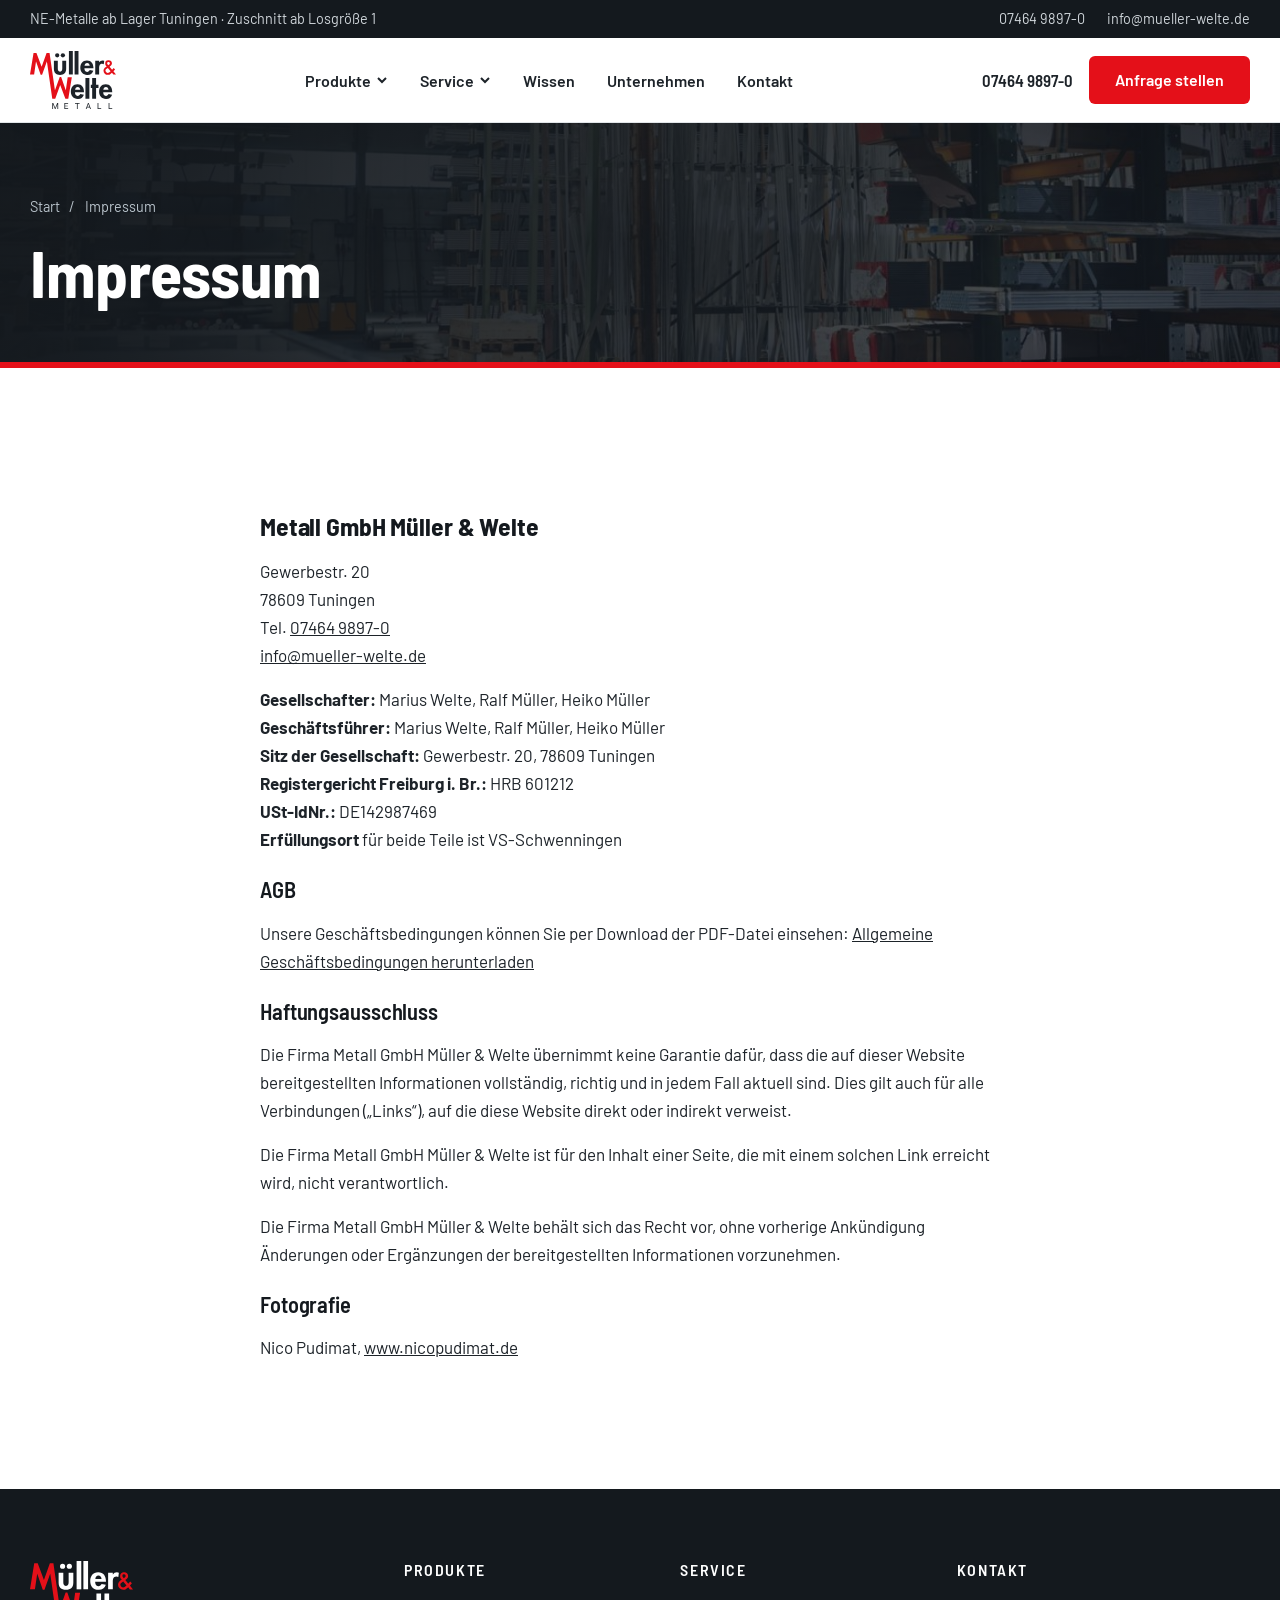
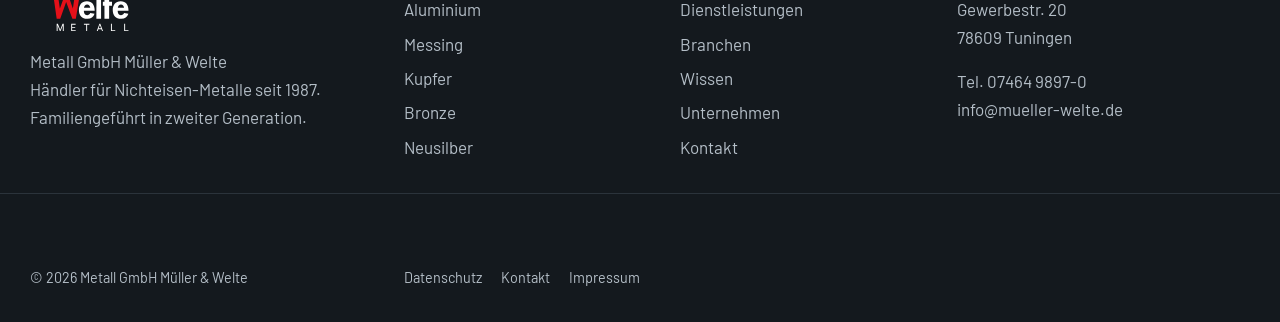
<file: impressum.html>
<!doctype html>
<html lang="de"><head><meta charset="utf-8"><meta name="viewport" content="width=device-width,initial-scale=1">
<title>Impressum | Müller &amp; Welte</title><meta name="description" content="Impressum der Metall GmbH Müller &amp; Welte, Tuningen.">
<meta property="og:title" content="Impressum | Müller &amp; Welte"><meta property="og:description" content="Impressum der Metall GmbH Müller &amp; Welte, Tuningen."><meta property="og:type" content="website"><meta property="og:image" content="img/20240606_mw_187.jpg">
<meta name="theme-color" content="#1d2329">
<link rel="icon" href="img/favicon.svg" type="image/svg+xml">
<link rel="preconnect" href="https://fonts.googleapis.com"><link rel="preconnect" href="https://fonts.gstatic.com" crossorigin>
<link href="https://fonts.googleapis.com/css2?family=Barlow:wght@400;500;600&amp;family=Barlow+Semi+Condensed:wght@500;600;700&amp;display=swap" rel="stylesheet">
<link rel="stylesheet" href="style.css?v=1791463577"></head>
<body><a class="skip" href="#main">Zum Inhalt springen</a>
<div class="topbar"><div class="wrap"><span>NE-Metalle ab Lager Tuningen · Zuschnitt ab Losgröße 1</span><span><a href="tel:+49746498970">07464 9897-0</a><a href="mailto:info@mueller-welte.de">info@mueller-welte.de</a></span></div></div>
<header class="site"><div class="wrap">
<a class="brand" href="index.html" aria-label="Müller &amp; Welte – Startseite"><img src="img/logo-dunkel.svg" alt="Müller &amp; Welte Metall GmbH" width="86" height="58"></a>
<nav class="main" id="nav" aria-label="Hauptnavigation"><ul><li class="has-sub"><button type="button" aria-expanded="false" aria-haspopup="true">Produkte<svg width="12" height="12" viewBox="0 0 12 12" aria-hidden="true"><path d="M2 4l4 4 4-4" fill="none" stroke="currentColor" stroke-width="2"/></svg></button><ul class="sub"><li><a href="produkte.html">Alle Werkstoffe</a></li><li><a href="aluminium.html"><span class="dot" style="background:#9fb0be"></span>Aluminium</a></li><li><a href="messing.html"><span class="dot" style="background:#c6a043"></span>Messing</a></li><li><a href="kupfer.html"><span class="dot" style="background:#b9693d"></span>Kupfer</a></li><li><a href="bronze.html"><span class="dot" style="background:#8b5e34"></span>Bronze</a></li><li><a href="neusilber.html"><span class="dot" style="background:#b4bcc0"></span>Neusilber</a></li></ul></li><li class="has-sub"><button type="button" aria-expanded="false" aria-haspopup="true">Service<svg width="12" height="12" viewBox="0 0 12 12" aria-hidden="true"><path d="M2 4l4 4 4-4" fill="none" stroke="currentColor" stroke-width="2"/></svg></button><ul class="sub"><li><a href="dienstleistungen.html">Dienstleistungen</a></li><li><a href="branchen.html">Branchen</a></li></ul></li><li><a href="wissen.html">Wissen</a></li><li><a href="unternehmen.html">Unternehmen</a></li><li><a href="kontakt.html">Kontakt</a></li></ul></nav>
<div class="header-cta"><a class="tel" href="tel:+49746498970">07464 9897-0</a><a class="btn btn-primary" href="kontakt.html">Anfrage stellen</a>
<button class="burger" type="button" aria-label="Menü" aria-expanded="false" aria-controls="nav"><span></span></button></div>
</div></header>
<main id="main"><section class="page-hero"><img src="img/mw-header-branchen.jpg" alt="" loading="eager"><div class="wrap"><div class="crumbs"><a href="index.html">Start</a> <span>/</span> Impressum</div><h1>Impressum</h1></div><div class="stripe"></div></section><section class="s"><div class="wrap narrow prose"><h2>Metall GmbH Müller &amp; Welte</h2>
<p>Gewerbestr. 20<br>78609 Tuningen<br>Tel. <a href="tel:+49746498970">07464 9897-0</a><br><a href="mailto:info@mueller-welte.de">info@mueller-welte.de</a></p>
<p><strong>Gesellschafter:</strong> Marius Welte, Ralf Müller, Heiko Müller<br><strong>Geschäftsführer:</strong> Marius Welte, Ralf Müller, Heiko Müller<br><strong>Sitz der Gesellschaft:</strong> Gewerbestr. 20, 78609 Tuningen<br><strong>Registergericht Freiburg i. Br.:</strong> HRB 601212<br><strong>USt-IdNr.:</strong> DE142987469<br><strong>Erfüllungsort</strong> für beide Teile ist VS-Schwenningen</p>
<h3>AGB</h3><p>Unsere Geschäftsbedingungen können Sie per Download der PDF-Datei einsehen: <a href="https://www.mueller-welte.de/media/MW_Liefer-und-Zahlungsbedingungen.pdf">Allgemeine Geschäftsbedingungen herunterladen</a></p>
<h3>Haftungsausschluss</h3><p>Die Firma Metall GmbH Müller &amp; Welte übernimmt keine Garantie dafür, dass die auf dieser Website bereitgestellten Informationen vollständig, richtig und in jedem Fall aktuell sind. Dies gilt auch für alle Verbindungen („Links“), auf die diese Website direkt oder indirekt verweist.</p>
<p>Die Firma Metall GmbH Müller &amp; Welte ist für den Inhalt einer Seite, die mit einem solchen Link erreicht wird, nicht verantwortlich.</p>
<p>Die Firma Metall GmbH Müller &amp; Welte behält sich das Recht vor, ohne vorherige Ankündigung Änderungen oder Ergänzungen der bereitgestellten Informationen vorzunehmen.</p>
<h3>Fotografie</h3><p>Nico Pudimat, <a href="https://www.nicopudimat.de">www.nicopudimat.de</a></p></div></section></main>
<footer class="site"><div class="wrap">
<div><a class="brand" href="index.html"><img src="img/logo-weiss.svg" alt="Müller &amp; Welte" width="103" height="70"></a>
<p>Metall GmbH Müller &amp; Welte<br>Händler für Nichteisen-Metalle seit 1987. Familiengeführt in zweiter Generation.</p></div>
<div><h4>Produkte</h4><ul><li><a href="aluminium.html">Aluminium</a></li><li><a href="messing.html">Messing</a></li><li><a href="kupfer.html">Kupfer</a></li><li><a href="bronze.html">Bronze</a></li><li><a href="neusilber.html">Neusilber</a></li></ul></div>
<div><h4>Service</h4><ul><li><a href="dienstleistungen.html">Dienstleistungen</a></li><li><a href="branchen.html">Branchen</a></li><li><a href="wissen.html">Wissen</a></li><li><a href="unternehmen.html">Unternehmen</a></li><li><a href="kontakt.html">Kontakt</a></li></ul></div>
<div><h4>Kontakt</h4><address class="addr" style="font-style:normal"><p>Gewerbestr. 20<br>78609 Tuningen</p><p>Tel. <a href="tel:+49746498970">07464 9897-0</a><br><a href="mailto:info@mueller-welte.de">info@mueller-welte.de</a></p></address></div>
</div><div class="legal"><div class="wrap"><span>© 2026 Metall GmbH Müller &amp; Welte</span><span><a href="datenschutz.html">Datenschutz</a><a href="kontakt.html">Kontakt</a><a href="impressum.html">Impressum</a></span></div></div></footer>
<script src="main.js?v=1791463577"></script></body></html>
</file>
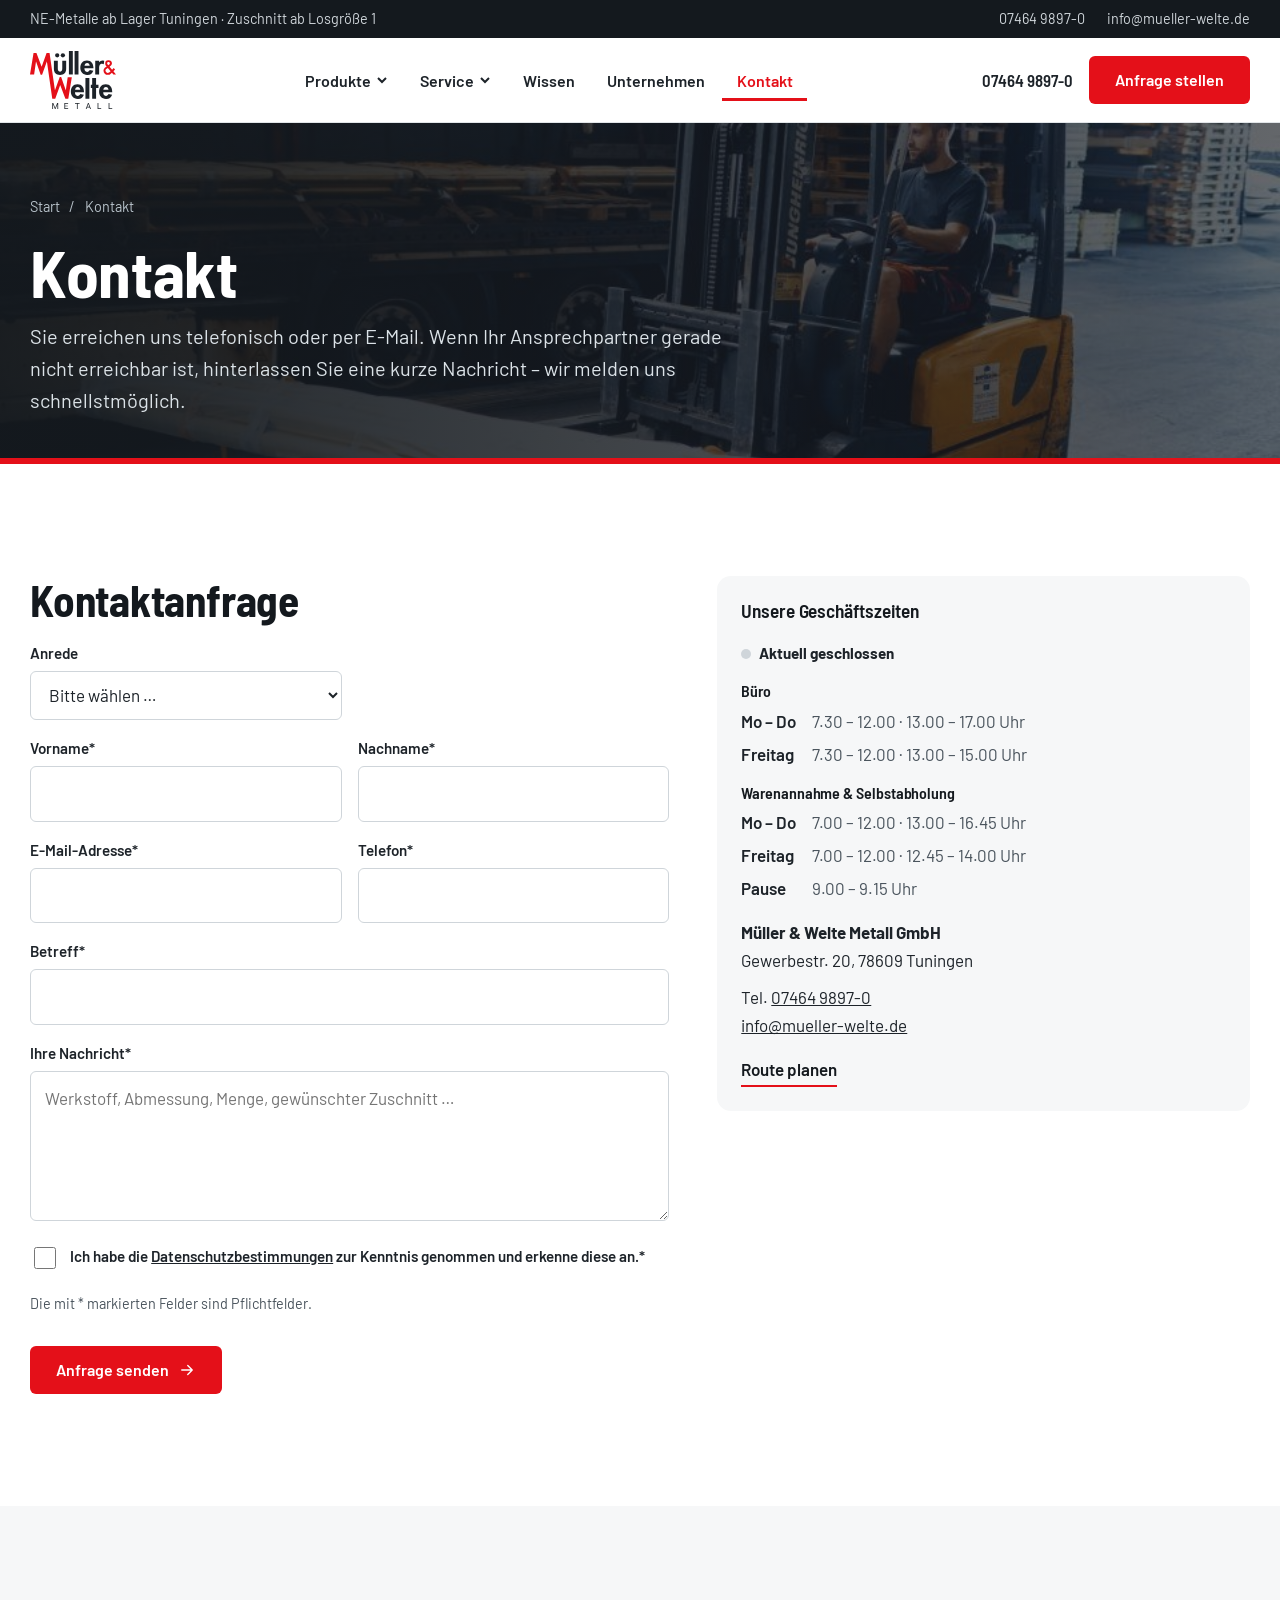
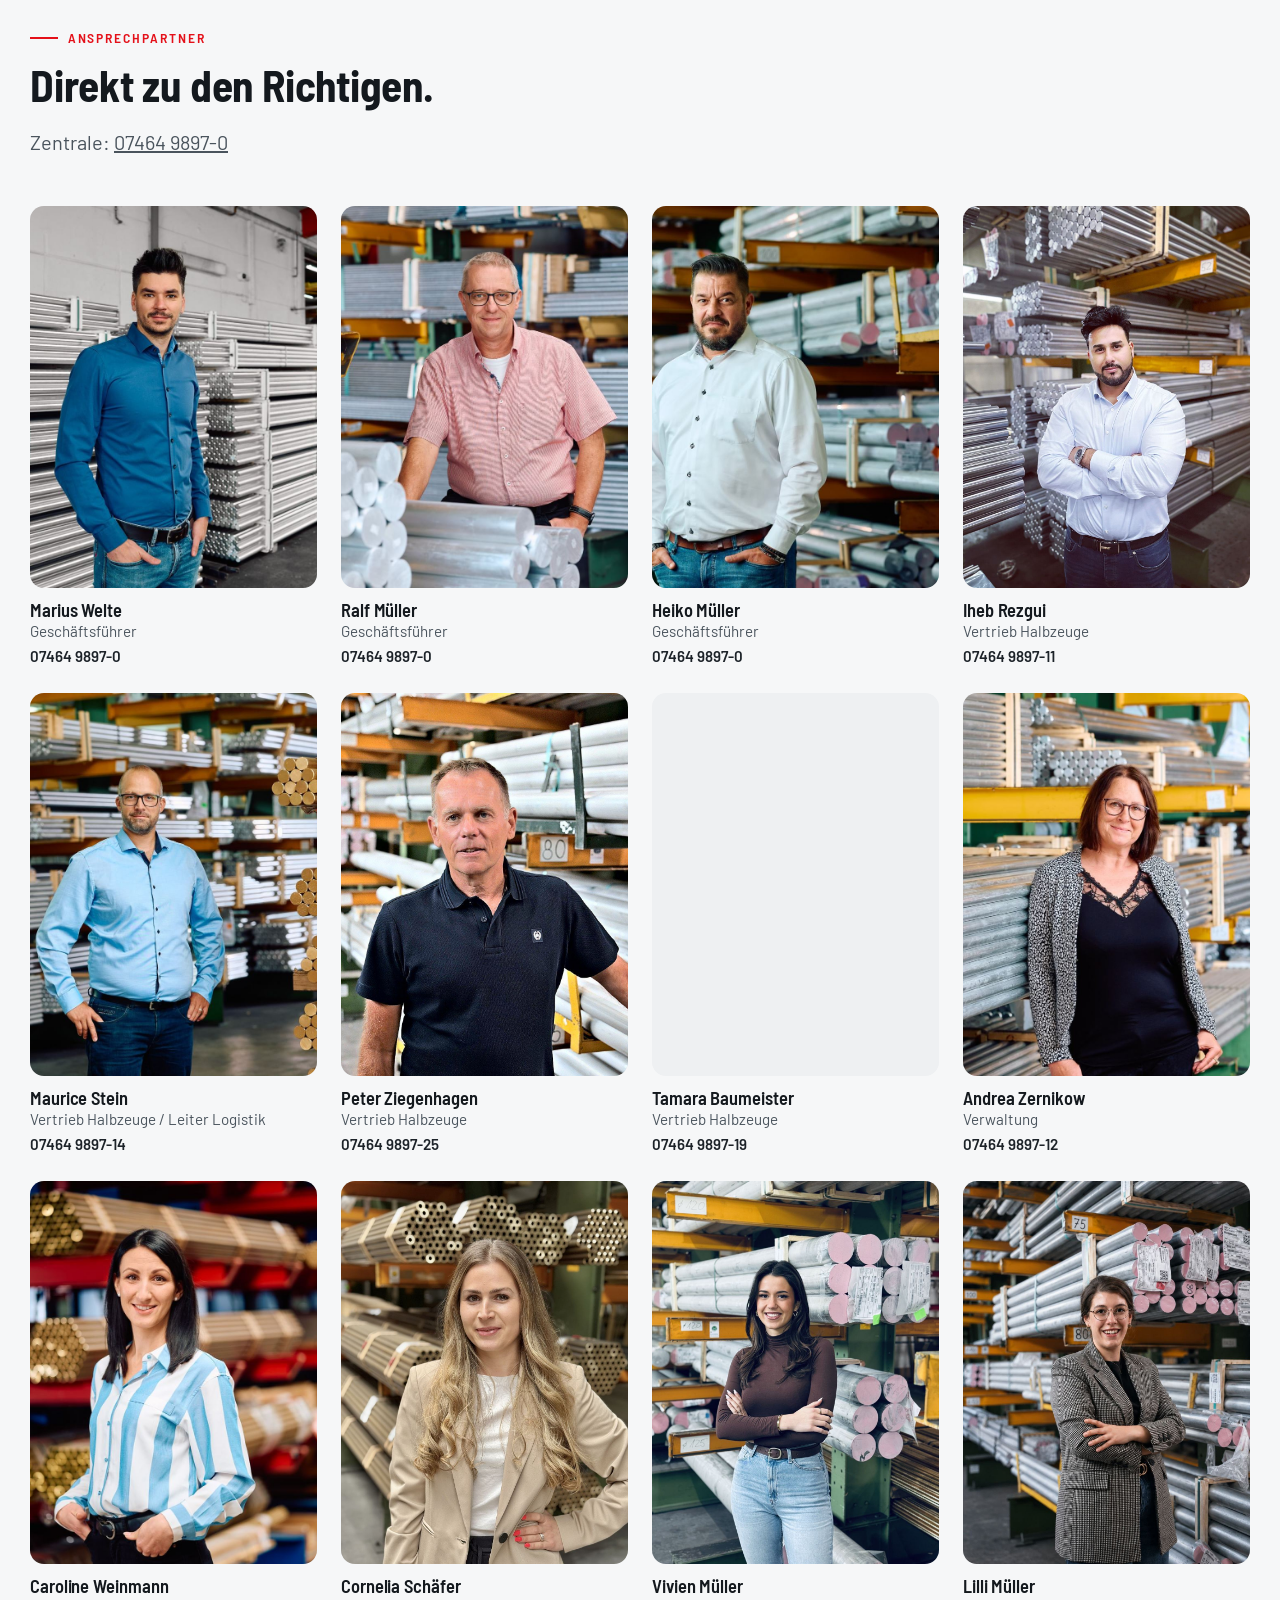
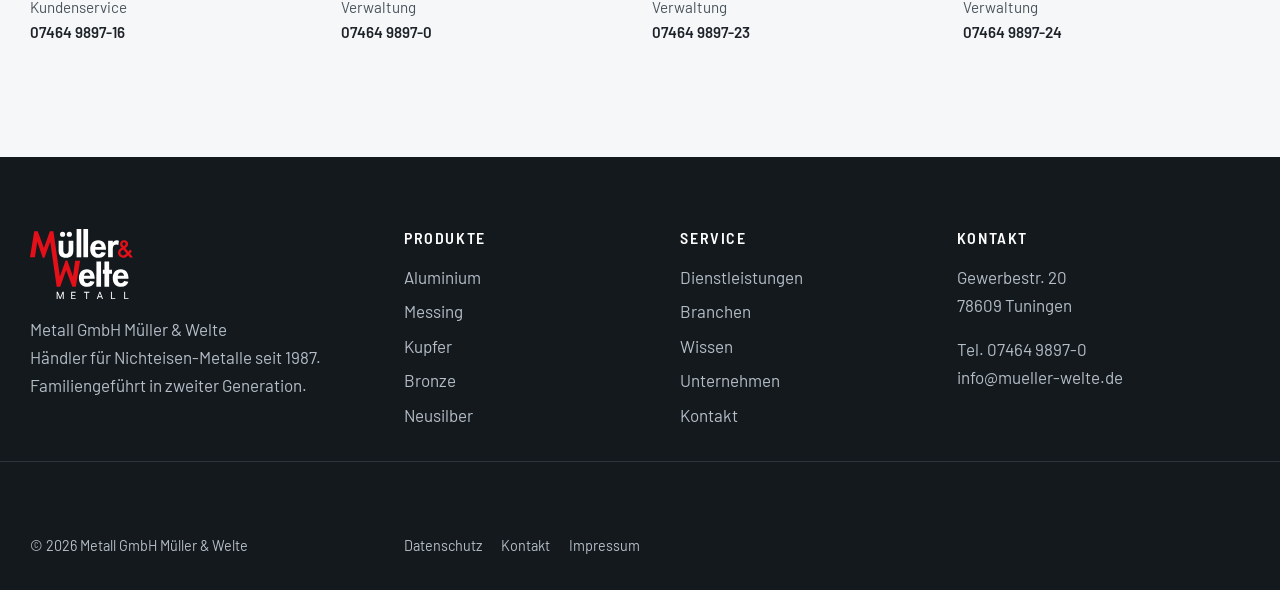
<file: kontakt.html>
<!doctype html>
<html lang="de"><head><meta charset="utf-8"><meta name="viewport" content="width=device-width,initial-scale=1">
<title>Kontakt | Müller &amp; Welte Metall GmbH, Tuningen</title><meta name="description" content="Kontakt, Öffnungszeiten und Ansprechpartner der Müller &amp; Welte Metall GmbH, Gewerbestr. 20, 78609 Tuningen.">
<meta property="og:title" content="Kontakt | Müller &amp; Welte Metall GmbH, Tuningen"><meta property="og:description" content="Kontakt, Öffnungszeiten und Ansprechpartner der Müller &amp; Welte Metall GmbH, Gewerbestr. 20, 78609 Tuningen."><meta property="og:type" content="website"><meta property="og:image" content="img/20240606_mw_187.jpg">
<meta name="theme-color" content="#1d2329">
<link rel="icon" href="img/favicon.svg" type="image/svg+xml">
<link rel="preconnect" href="https://fonts.googleapis.com"><link rel="preconnect" href="https://fonts.gstatic.com" crossorigin>
<link href="https://fonts.googleapis.com/css2?family=Barlow:wght@400;500;600&amp;family=Barlow+Semi+Condensed:wght@500;600;700&amp;display=swap" rel="stylesheet">
<link rel="stylesheet" href="style.css?v=1791463577"></head>
<body><a class="skip" href="#main">Zum Inhalt springen</a>
<div class="topbar"><div class="wrap"><span>NE-Metalle ab Lager Tuningen · Zuschnitt ab Losgröße 1</span><span><a href="tel:+49746498970">07464 9897-0</a><a href="mailto:info@mueller-welte.de">info@mueller-welte.de</a></span></div></div>
<header class="site"><div class="wrap">
<a class="brand" href="index.html" aria-label="Müller &amp; Welte – Startseite"><img src="img/logo-dunkel.svg" alt="Müller &amp; Welte Metall GmbH" width="86" height="58"></a>
<nav class="main" id="nav" aria-label="Hauptnavigation"><ul><li class="has-sub"><button type="button" aria-expanded="false" aria-haspopup="true">Produkte<svg width="12" height="12" viewBox="0 0 12 12" aria-hidden="true"><path d="M2 4l4 4 4-4" fill="none" stroke="currentColor" stroke-width="2"/></svg></button><ul class="sub"><li><a href="produkte.html">Alle Werkstoffe</a></li><li><a href="aluminium.html"><span class="dot" style="background:#9fb0be"></span>Aluminium</a></li><li><a href="messing.html"><span class="dot" style="background:#c6a043"></span>Messing</a></li><li><a href="kupfer.html"><span class="dot" style="background:#b9693d"></span>Kupfer</a></li><li><a href="bronze.html"><span class="dot" style="background:#8b5e34"></span>Bronze</a></li><li><a href="neusilber.html"><span class="dot" style="background:#b4bcc0"></span>Neusilber</a></li></ul></li><li class="has-sub"><button type="button" aria-expanded="false" aria-haspopup="true">Service<svg width="12" height="12" viewBox="0 0 12 12" aria-hidden="true"><path d="M2 4l4 4 4-4" fill="none" stroke="currentColor" stroke-width="2"/></svg></button><ul class="sub"><li><a href="dienstleistungen.html">Dienstleistungen</a></li><li><a href="branchen.html">Branchen</a></li></ul></li><li><a href="wissen.html">Wissen</a></li><li><a href="unternehmen.html">Unternehmen</a></li><li><a href="kontakt.html" aria-current="page">Kontakt</a></li></ul></nav>
<div class="header-cta"><a class="tel" href="tel:+49746498970">07464 9897-0</a><a class="btn btn-primary" href="kontakt.html">Anfrage stellen</a>
<button class="burger" type="button" aria-label="Menü" aria-expanded="false" aria-controls="nav"><span></span></button></div>
</div></header>
<main id="main"><section class="page-hero"><img src="img/mw-kontakt-lager.jpg" alt="" loading="eager"><div class="wrap"><div class="crumbs"><a href="index.html">Start</a> <span>/</span> Kontakt</div><h1>Kontakt</h1><p class="lead">Sie erreichen uns telefonisch oder per E-Mail. Wenn Ihr Ansprechpartner gerade nicht erreichbar ist, hinterlassen Sie eine kurze Nachricht – wir melden uns schnellstmöglich.</p></div><div class="stripe"></div></section><section class="s"><div class="wrap contact-grid">
<div><h2>Kontaktanfrage</h2>
<form class="f" id="kontaktform" novalidate="false">
<div class="two"><div><label for="anrede">Anrede</label><select id="anrede" name="anrede"><option value="">Bitte wählen …</option><option>Frau</option><option>Herr</option><option>Keine Angabe</option></select></div><div></div></div>
<div class="two"><div><label for="vorname">Vorname*</label><input id="vorname" name="vorname" autocomplete="given-name" required></div><div><label for="nachname">Nachname*</label><input id="nachname" name="nachname" autocomplete="family-name" required></div></div>
<div class="two"><div><label for="email">E-Mail-Adresse*</label><input id="email" name="email" type="email" autocomplete="email" required></div><div><label for="telefon">Telefon*</label><input id="telefon" name="telefon" type="tel" autocomplete="tel" required></div></div>
<div><label for="betreff">Betreff*</label><input id="betreff" name="betreff" required></div>
<div><label for="nachricht">Ihre Nachricht*</label><textarea id="nachricht" name="nachricht" required placeholder="Werkstoff, Abmessung, Menge, gewünschter Zuschnitt …"></textarea></div>
<label class="chk"><input type="checkbox" required> <span>Ich habe die <a href="datenschutz.html">Datenschutzbestimmungen</a> zur Kenntnis genommen und erkenne diese an.*</span></label>
<p class="note">Die mit * markierten Felder sind Pflichtfelder.</p>
<div><button class="btn btn-primary" type="submit">Anfrage senden <svg viewBox="0 0 24 24" fill="none" stroke="currentColor" stroke-width="1.8" stroke-linecap="round" stroke-linejoin="round" aria-hidden="true"><path d="M5 12h14M13 6l6 6-6 6"/></svg></button></div></form></div>
<aside><div class="hours" id="zeiten"><h3>Unsere Geschäftszeiten</h3><span class="open-now" id="open-now"><i></i><b>Büro</b></span>
<h4 style="font-size:1rem;margin-bottom:.4rem">Büro</h4><dl><dt>Mo – Do</dt><dd>7.30 – 12.00 · 13.00 – 17.00 Uhr</dd><dt>Freitag</dt><dd>7.30 – 12.00 · 13.00 – 15.00 Uhr</dd></dl>
<h4 style="font-size:1rem;margin-bottom:.4rem">Warenannahme &amp; Selbstabholung</h4><dl><dt>Mo – Do</dt><dd>7.00 – 12.00 · 13.00 – 16.45 Uhr</dd><dt>Freitag</dt><dd>7.00 – 12.00 · 12.45 – 14.00 Uhr</dd><dt>Pause</dt><dd>9.00 – 9.15 Uhr</dd></dl>
<address class="addr"><p style="margin-bottom:.6rem"><strong>Müller &amp; Welte Metall GmbH</strong><br>Gewerbestr. 20, 78609 Tuningen</p><p style="margin:0">Tel. <a href="tel:+49746498970">07464 9897-0</a><br><a href="mailto:info@mueller-welte.de">info@mueller-welte.de</a></p></address>
<p style="margin:var(--s4) 0 0"><a class="link-arrow" href="https://www.google.com/maps/search/?api=1&amp;query=Gewerbestr.+20,+78609+Tuningen" rel="noopener">Route planen</a></p></div></aside></div></section>
<section class="s soft" id="team"><div class="wrap"><div class="sec-head"><span class="eyebrow">Ansprechpartner</span><h2>Direkt zu den Richtigen.</h2><p class="lead">Zentrale: <a href="tel:+49746498970">07464 9897-0</a></p></div><div class="team"><div class="member rv"><img src="img/20240606_mw_037.jpg" alt="Marius Welte" loading="lazy" decoding="async"><h3>Marius Welte</h3><p>Geschäftsführer</p><a href="tel:+49746498970">07464 9897-0</a></div><div class="member rv"><img src="img/20240606_mw_185.jpg" alt="Ralf Müller" loading="lazy" decoding="async"><h3>Ralf Müller</h3><p>Geschäftsführer</p><a href="tel:+49746498970">07464 9897-0</a></div><div class="member rv"><img src="img/20240606_mw_097.jpg" alt="Heiko Müller" loading="lazy" decoding="async"><h3>Heiko Müller</h3><p>Geschäftsführer</p><a href="tel:+49746498970">07464 9897-0</a></div><div class="member rv"><img src="img/08d3ccc6-54f7-465c-9d85-9bd11b13f324.jpg" alt="Iheb Rezgui" loading="lazy" decoding="async"><h3>Iheb Rezgui</h3><p>Vertrieb Halbzeuge</p><a href="tel:+497464989711">07464 9897-11</a></div><div class="member rv"><img src="img/20240606_mw_099.jpg" alt="Maurice Stein" loading="lazy" decoding="async"><h3>Maurice Stein</h3><p>Vertrieb Halbzeuge / Leiter Logistik</p><a href="tel:+497464989714">07464 9897-14</a></div><div class="member rv"><img src="img/peter-ziegenhagen-vertrieb-halbzeuge.jpg" alt="Peter Ziegenhagen" loading="lazy" decoding="async"><h3>Peter Ziegenhagen</h3><p>Vertrieb Halbzeuge</p><a href="tel:+497464989725">07464 9897-25</a></div><div class="member rv"><img src="img/20240606_mw_175.jpg" alt="Tamara Baumeister" loading="lazy" decoding="async"><h3>Tamara Baumeister</h3><p>Vertrieb Halbzeuge</p><a href="tel:+497464989719">07464 9897-19</a></div><div class="member rv"><img src="img/20240606_mw_178.jpg" alt="Andrea Zernikow" loading="lazy" decoding="async"><h3>Andrea Zernikow</h3><p>Verwaltung</p><a href="tel:+497464989712">07464 9897-12</a></div><div class="member rv"><img src="img/20240606_mw_080.jpg" alt="Caroline Weinmann" loading="lazy" decoding="async"><h3>Caroline Weinmann</h3><p>Kundenservice</p><a href="tel:+497464989716">07464 9897-16</a></div><div class="member rv"><img src="img/img_1441_2.jpg" alt="Cornelia Schäfer" loading="lazy" decoding="async"><h3>Cornelia Schäfer</h3><p>Verwaltung</p><a href="tel:+49746498970">07464 9897-0</a></div><div class="member rv"><img src="img/img_7981.jpg" alt="Vivien Müller" loading="lazy" decoding="async"><h3>Vivien Müller</h3><p>Verwaltung</p><a href="tel:+497464989723">07464 9897-23</a></div><div class="member rv"><img src="img/974af1d0-29ac-4552-aaa4-ac000008b867.jpg" alt="Lilli Müller" loading="lazy" decoding="async"><h3>Lilli Müller</h3><p>Verwaltung</p><a href="tel:+497464989724">07464 9897-24</a></div></div></div></section></main>
<footer class="site"><div class="wrap">
<div><a class="brand" href="index.html"><img src="img/logo-weiss.svg" alt="Müller &amp; Welte" width="103" height="70"></a>
<p>Metall GmbH Müller &amp; Welte<br>Händler für Nichteisen-Metalle seit 1987. Familiengeführt in zweiter Generation.</p></div>
<div><h4>Produkte</h4><ul><li><a href="aluminium.html">Aluminium</a></li><li><a href="messing.html">Messing</a></li><li><a href="kupfer.html">Kupfer</a></li><li><a href="bronze.html">Bronze</a></li><li><a href="neusilber.html">Neusilber</a></li></ul></div>
<div><h4>Service</h4><ul><li><a href="dienstleistungen.html">Dienstleistungen</a></li><li><a href="branchen.html">Branchen</a></li><li><a href="wissen.html">Wissen</a></li><li><a href="unternehmen.html">Unternehmen</a></li><li><a href="kontakt.html">Kontakt</a></li></ul></div>
<div><h4>Kontakt</h4><address class="addr" style="font-style:normal"><p>Gewerbestr. 20<br>78609 Tuningen</p><p>Tel. <a href="tel:+49746498970">07464 9897-0</a><br><a href="mailto:info@mueller-welte.de">info@mueller-welte.de</a></p></address></div>
</div><div class="legal"><div class="wrap"><span>© 2026 Metall GmbH Müller &amp; Welte</span><span><a href="datenschutz.html">Datenschutz</a><a href="kontakt.html">Kontakt</a><a href="impressum.html">Impressum</a></span></div></div></footer>
<script src="main.js?v=1791463577"></script></body></html>
</file>
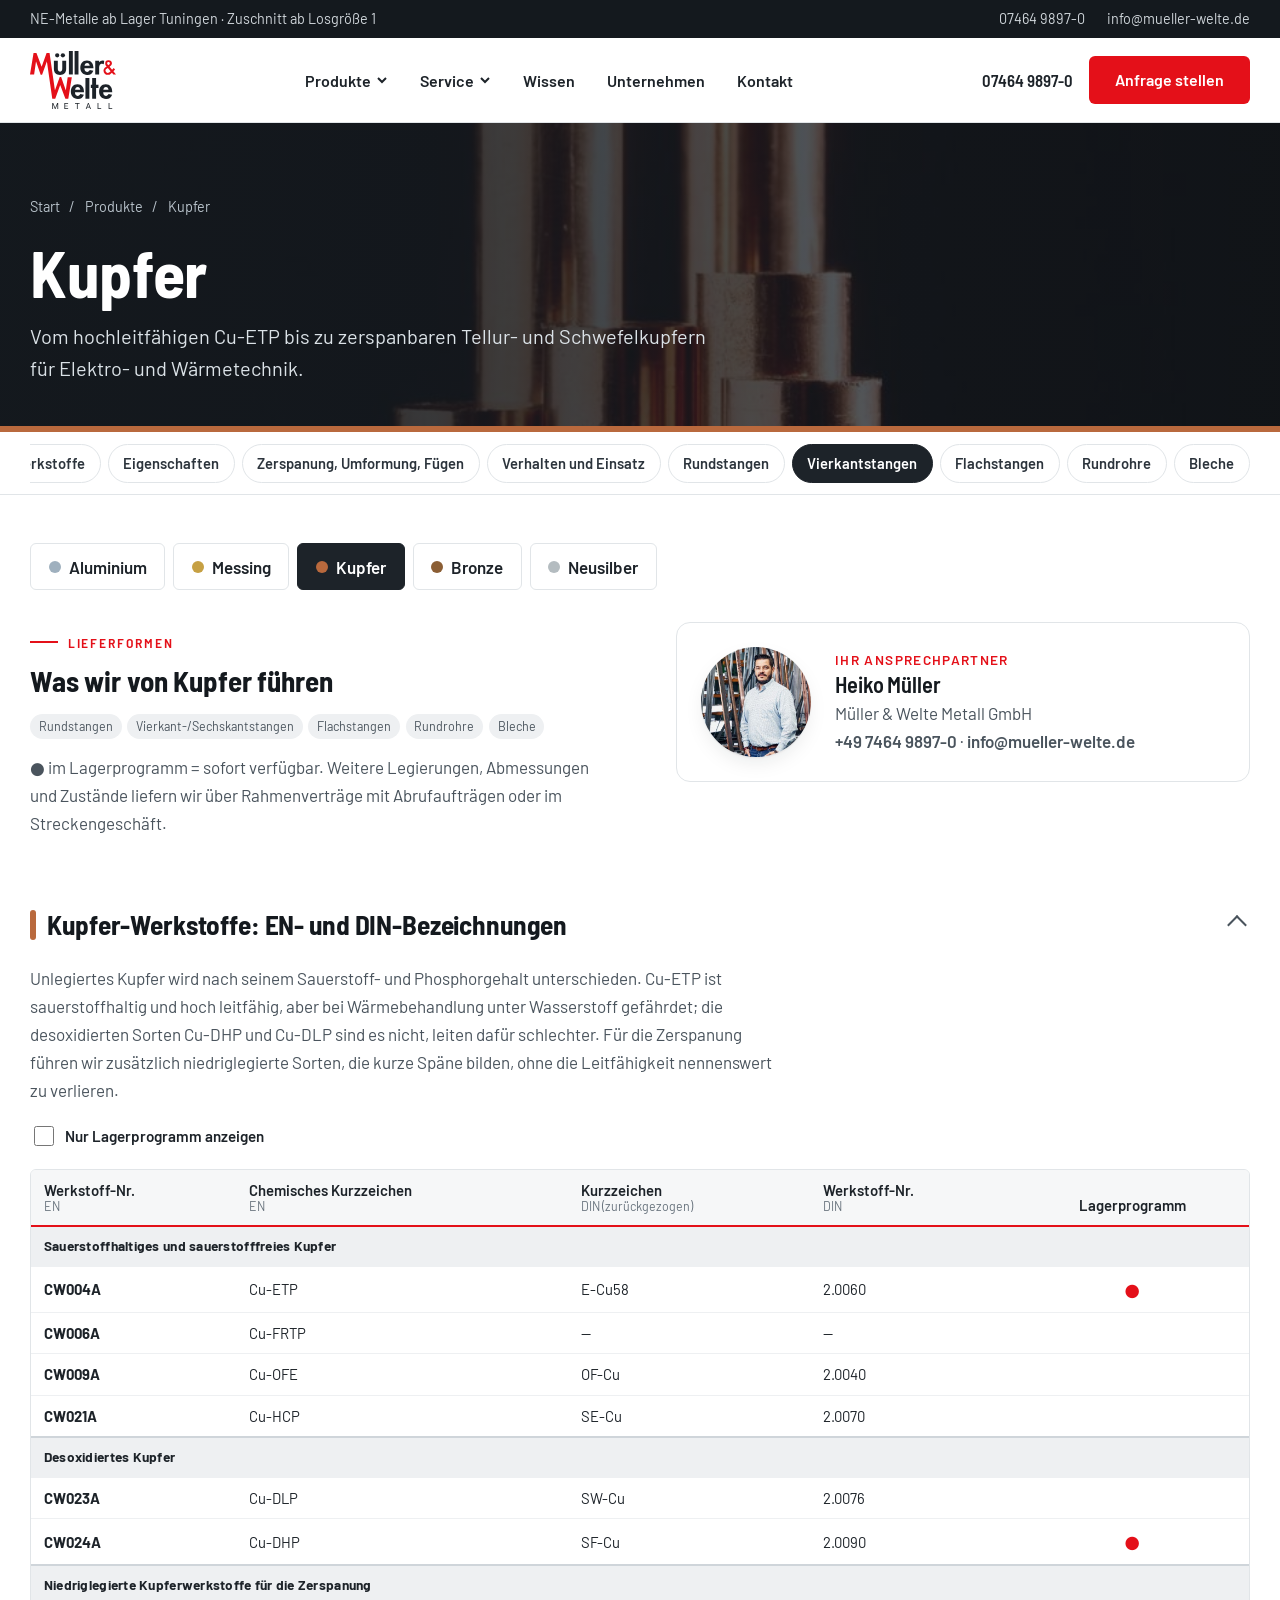
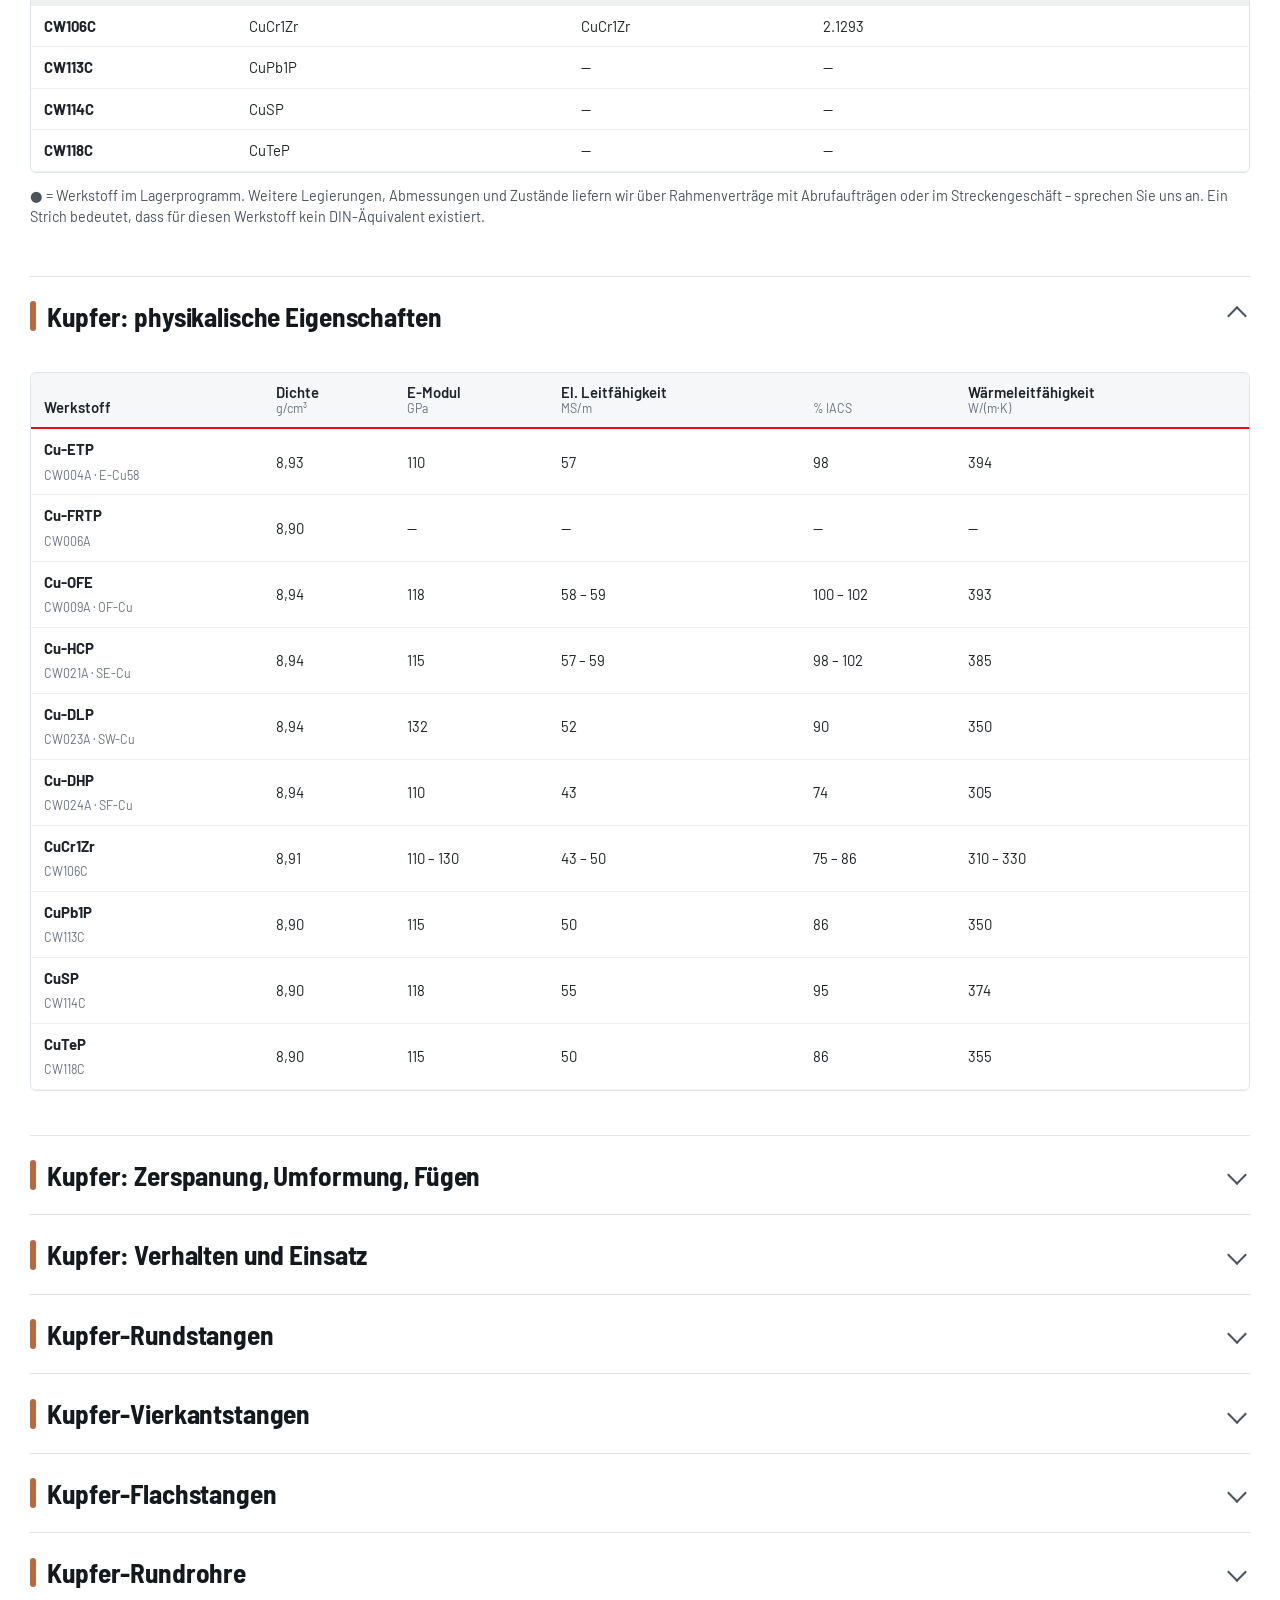
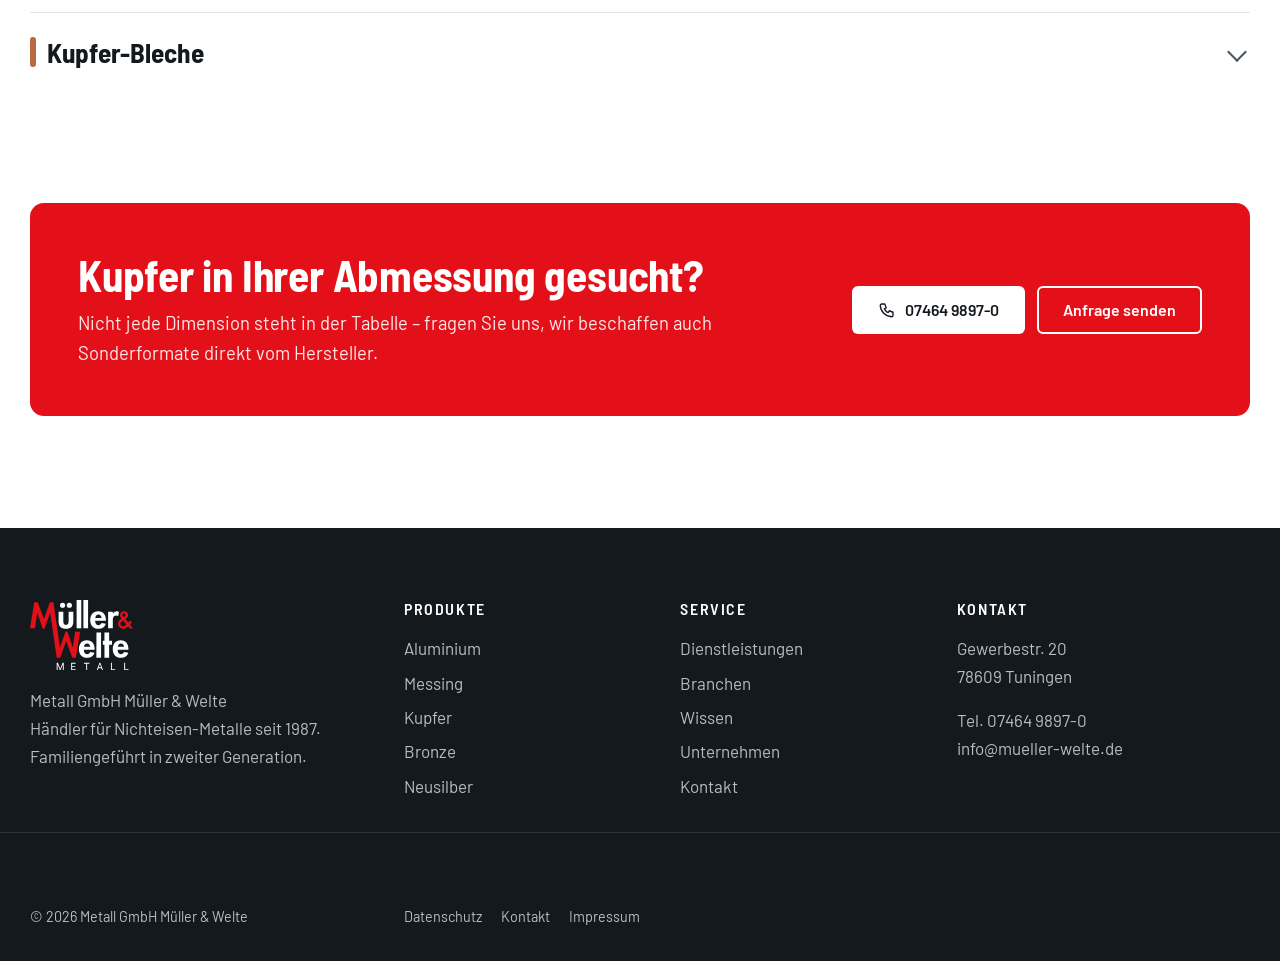
<file: kupfer.html>
<!doctype html>
<html lang="de"><head><meta charset="utf-8"><meta name="viewport" content="width=device-width,initial-scale=1">
<title>Kupfer ab Lager Tuningen | Müller &amp; Welte</title><meta name="description" content="Kupfer: Werkstoffe, Eigenschaften und Lieferformen ab Lager. Zuschnitt ab Losgröße 1.">
<meta property="og:title" content="Kupfer ab Lager Tuningen | Müller &amp; Welte"><meta property="og:description" content="Kupfer: Werkstoffe, Eigenschaften und Lieferformen ab Lager. Zuschnitt ab Losgröße 1."><meta property="og:type" content="website"><meta property="og:image" content="img/20240606_mw_187.jpg">
<meta name="theme-color" content="#1d2329">
<link rel="icon" href="img/favicon.svg" type="image/svg+xml">
<link rel="preconnect" href="https://fonts.googleapis.com"><link rel="preconnect" href="https://fonts.gstatic.com" crossorigin>
<link href="https://fonts.googleapis.com/css2?family=Barlow:wght@400;500;600&amp;family=Barlow+Semi+Condensed:wght@500;600;700&amp;display=swap" rel="stylesheet">
<link rel="stylesheet" href="style.css?v=1791463577"></head>
<body><a class="skip" href="#main">Zum Inhalt springen</a>
<div class="topbar"><div class="wrap"><span>NE-Metalle ab Lager Tuningen · Zuschnitt ab Losgröße 1</span><span><a href="tel:+49746498970">07464 9897-0</a><a href="mailto:info@mueller-welte.de">info@mueller-welte.de</a></span></div></div>
<header class="site"><div class="wrap">
<a class="brand" href="index.html" aria-label="Müller &amp; Welte – Startseite"><img src="img/logo-dunkel.svg" alt="Müller &amp; Welte Metall GmbH" width="86" height="58"></a>
<nav class="main" id="nav" aria-label="Hauptnavigation"><ul><li class="has-sub"><button type="button" aria-expanded="false" aria-haspopup="true" aria-current="page">Produkte<svg width="12" height="12" viewBox="0 0 12 12" aria-hidden="true"><path d="M2 4l4 4 4-4" fill="none" stroke="currentColor" stroke-width="2"/></svg></button><ul class="sub"><li><a href="produkte.html">Alle Werkstoffe</a></li><li><a href="aluminium.html"><span class="dot" style="background:#9fb0be"></span>Aluminium</a></li><li><a href="messing.html"><span class="dot" style="background:#c6a043"></span>Messing</a></li><li><a href="kupfer.html"><span class="dot" style="background:#b9693d"></span>Kupfer</a></li><li><a href="bronze.html"><span class="dot" style="background:#8b5e34"></span>Bronze</a></li><li><a href="neusilber.html"><span class="dot" style="background:#b4bcc0"></span>Neusilber</a></li></ul></li><li class="has-sub"><button type="button" aria-expanded="false" aria-haspopup="true">Service<svg width="12" height="12" viewBox="0 0 12 12" aria-hidden="true"><path d="M2 4l4 4 4-4" fill="none" stroke="currentColor" stroke-width="2"/></svg></button><ul class="sub"><li><a href="dienstleistungen.html">Dienstleistungen</a></li><li><a href="branchen.html">Branchen</a></li></ul></li><li><a href="wissen.html">Wissen</a></li><li><a href="unternehmen.html">Unternehmen</a></li><li><a href="kontakt.html">Kontakt</a></li></ul></nav>
<div class="header-cta"><a class="tel" href="tel:+49746498970">07464 9897-0</a><a class="btn btn-primary" href="kontakt.html">Anfrage stellen</a>
<button class="burger" type="button" aria-label="Menü" aria-expanded="false" aria-controls="nav"><span></span></button></div>
</div></header>
<main id="main"><section class="page-hero" style="--c:#b9693d"><img src="img/20240606_mw_148.jpg" alt="" loading="eager"><div class="wrap"><div class="crumbs"><a href="index.html">Start</a> <span>/</span> <a href="produkte.html">Produkte</a> <span>/</span> Kupfer</div><h1>Kupfer</h1><p class="lead">Vom hochleitfähigen Cu-ETP bis zu zerspanbaren Tellur- und Schwefelkupfern für Elektro- und Wärmetechnik.</p></div><div class="stripe"></div></section><div class="chipbar" aria-label="Abschnitte"><div class="wrap"><a class="chip" href="#s0">Werkstoffe</a><a class="chip" href="#s1">Eigenschaften</a><a class="chip" href="#s2">Zerspanung, Umformung, Fügen</a><a class="chip" href="#s3">Verhalten und Einsatz</a><a class="chip" href="#s4">Rundstangen</a><a class="chip" href="#s5">Vierkantstangen</a><a class="chip" href="#s6">Flachstangen</a><a class="chip" href="#s7">Rundrohre</a><a class="chip" href="#s8">Bleche</a></div></div><section class="s" style="padding-top:var(--s7)"><div class="wrap">
<div class="mat-switch" aria-label="Werkstoff wechseln"><a href="aluminium.html"><span class="dot" style="background:#9fb0be"></span>Aluminium</a><a href="messing.html"><span class="dot" style="background:#c6a043"></span>Messing</a><a href="kupfer.html" aria-current=page><span class="dot" style="background:#b9693d"></span>Kupfer</a><a href="bronze.html"><span class="dot" style="background:#8b5e34"></span>Bronze</a><a href="neusilber.html"><span class="dot" style="background:#b4bcc0"></span>Neusilber</a></div>
<div class="split" style="margin-bottom:var(--s6);align-items:start"><div><span class="eyebrow">Lieferformen</span><h2 style="font-size:1.8rem">Was wir von Kupfer führen</h2><ul class="tags" style="font-size:1rem"><li>Rundstangen</li><li>Vierkant-/Sechskantstangen</li><li>Flachstangen</li><li>Rundrohre</li><li>Bleche</li></ul><p class="muted">● im Lagerprogramm = sofort verfügbar. Weitere Legierungen, Abmessungen und Zustände liefern wir über Rahmenverträge mit Abrufaufträgen oder im Streckengeschäft.</p></div><div class="person"><img src="img/mw-ansprechpartner-heiko-mueller.jpg" alt="Heiko Müller" width="110" height="110" loading="lazy" decoding="async"><div><p style="font-size:.85rem;text-transform:uppercase;letter-spacing:.1em;font-weight:600;color:var(--accent)">Ihr Ansprechpartner</p><h3>Heiko Müller</h3><p>Müller &amp; Welte Metall GmbH</p><p><a href="tel:+49746498970">+49 7464 9897-0</a> · <a href="mailto:info@mueller-welte.de">info@mueller-welte.de</a></p></div></div></div>
<details class="tsec" id="s0" style="--c:#b9693d" open><summary><h2>Kupfer-Werkstoffe: EN- und DIN-Bezeichnungen</h2></summary><div class="tbody"><p class="muted" style="max-width:75ch">Unlegiertes Kupfer wird nach seinem Sauerstoff- und Phosphorgehalt unterschieden. Cu-ETP ist sauerstoffhaltig und hoch leitfähig, aber bei Wärmebehandlung unter Wasserstoff gefährdet; die desoxidierten Sorten Cu-DHP und Cu-DLP sind es nicht, leiten dafür schlechter. Für die Zerspanung führen wir zusätzlich niedriglegierte Sorten, die kurze Späne bilden, ohne die Leitfähigkeit nennenswert zu verlieren.</p><label class="stock-toggle"><input type="checkbox" data-stock-toggle="t0"> Nur Lagerprogramm anzeigen</label><div class="tbl-wrap" id="t0" tabindex="0" role="region" aria-label="Kupfer-Werkstoffe: EN- und DIN-Bezeichnungen"><table class="tbl">
<thead><tr><th>Werkstoff-Nr.<br><small>EN</small></th><th>Chemisches Kurzzeichen<br><small>EN</small></th><th>Kurzzeichen<br><small>DIN (zurückgezogen)</small></th><th>Werkstoff-Nr.<br><small>DIN</small></th><th class="text-center">Lager&shy;programm</th></tr></thead>
<tbody>
<tr class="grp"><td colspan="5"><strong>Sauerstoffhaltiges und sauerstofffreies Kupfer</strong></td></tr>
<tr><td><strong>CW004A</strong></td><td>Cu-ETP</td><td>E-Cu58</td><td>2.0060</td><td class="text-center">●</td></tr>
<tr><td><strong>CW006A</strong></td><td>Cu-FRTP</td><td>—</td><td>—</td><td class="text-center"></td></tr>
<tr><td><strong>CW009A</strong></td><td>Cu-OFE</td><td>OF-Cu</td><td>2.0040</td><td class="text-center"></td></tr>
<tr><td><strong>CW021A</strong></td><td>Cu-HCP</td><td>SE-Cu</td><td>2.0070</td><td class="text-center"></td></tr>
<tr class="grp"><td colspan="5"><strong>Desoxidiertes Kupfer</strong></td></tr>
<tr><td><strong>CW023A</strong></td><td>Cu-DLP</td><td>SW-Cu</td><td>2.0076</td><td class="text-center"></td></tr>
<tr><td><strong>CW024A</strong></td><td>Cu-DHP</td><td>SF-Cu</td><td>2.0090</td><td class="text-center">●</td></tr>
<tr class="grp"><td colspan="5"><strong>Niedriglegierte Kupferwerkstoffe für die Zerspanung</strong></td></tr>
<tr><td><strong>CW106C</strong></td><td>CuCr1Zr</td><td>CuCr1Zr</td><td>2.1293</td><td class="text-center"></td></tr>
<tr><td><strong>CW113C</strong></td><td>CuPb1P</td><td>—</td><td>—</td><td class="text-center"></td></tr>
<tr><td><strong>CW114C</strong></td><td>CuSP</td><td>—</td><td>—</td><td class="text-center"></td></tr>
<tr><td><strong>CW118C</strong></td><td>CuTeP</td><td>—</td><td>—</td><td class="text-center"></td></tr>
</tbody>
</table></div><p class="note">● = Werkstoff im Lagerprogramm. Weitere Legierungen, Abmessungen und Zustände liefern wir über Rahmenverträge mit Abrufaufträgen oder im Streckengeschäft – sprechen Sie uns an. Ein Strich bedeutet, dass für diesen Werkstoff kein DIN-Äquivalent existiert.</p></div></details><details class="tsec" id="s1" style="--c:#b9693d" open><summary><h2>Kupfer: physikalische Eigenschaften</h2></summary><div class="tbody"><div class="tbl-wrap" id="t1" tabindex="0" role="region" aria-label="Kupfer: physikalische Eigenschaften"><table class="tbl">
<thead><tr><th>Werkstoff</th><th>Dichte<br><small>g/cm³</small></th><th>E-Modul<br><small>GPa</small></th><th>El. Leit&shy;fähigkeit<br><small>MS/m</small></th><th><small>% IACS</small></th><th>Wärmeleit&shy;fähigkeit<br><small>W/(m·K)</small></th></tr></thead>
<tbody>
<tr><td><strong>Cu-ETP</strong><br><small>CW004A · E-Cu58</small></td><td>8,93</td><td>110</td><td>57</td><td>98</td><td>394</td></tr>
<tr><td><strong>Cu-FRTP</strong><br><small>CW006A</small></td><td>8,90</td><td>—</td><td>—</td><td>—</td><td>—</td></tr>
<tr><td><strong>Cu-OFE</strong><br><small>CW009A · OF-Cu</small></td><td>8,94</td><td>118</td><td>58 – 59</td><td>100 – 102</td><td>393</td></tr>
<tr><td><strong>Cu-HCP</strong><br><small>CW021A · SE-Cu</small></td><td>8,94</td><td>115</td><td>57 – 59</td><td>98 – 102</td><td>385</td></tr>
<tr><td><strong>Cu-DLP</strong><br><small>CW023A · SW-Cu</small></td><td>8,94</td><td>132</td><td>52</td><td>90</td><td>350</td></tr>
<tr><td><strong>Cu-DHP</strong><br><small>CW024A · SF-Cu</small></td><td>8,94</td><td>110</td><td>43</td><td>74</td><td>305</td></tr>
<tr><td><strong>CuCr1Zr</strong><br><small>CW106C</small></td><td>8,91</td><td>110 – 130</td><td>43 – 50</td><td>75 – 86</td><td>310 – 330</td></tr>
<tr><td><strong>CuPb1P</strong><br><small>CW113C</small></td><td>8,90</td><td>115</td><td>50</td><td>86</td><td>350</td></tr>
<tr><td><strong>CuSP</strong><br><small>CW114C</small></td><td>8,90</td><td>118</td><td>55</td><td>95</td><td>374</td></tr>
<tr><td><strong>CuTeP</strong><br><small>CW118C</small></td><td>8,90</td><td>115</td><td>50</td><td>86</td><td>355</td></tr>
</tbody>
</table></div></div></details><details class="tsec" id="s2" style="--c:#b9693d"><summary><h2>Kupfer: Zerspanung, Umformung, Fügen</h2></summary><div class="tbody"><div class="tbl-wrap" id="t2" tabindex="0" role="region" aria-label="Kupfer: Zerspanung, Umformung, Fügen"><table class="tbl">
<thead><tr><th>Werkstoff</th><th>Zerspan&shy;barkeit</th><th>Kalt&shy;umformen</th><th>Warm&shy;umformen</th><th>Hartlöten</th><th>Weichlöten</th><th>Schutzgas&shy;schweißen</th></tr></thead>
<tbody>
<tr><td><strong>Cu-ETP</strong><br><small>CW004A · E-Cu58</small></td><td>weniger geeignet</td><td>sehr gut</td><td>gut</td><td>gut</td><td>sehr gut</td><td>weniger geeignet</td></tr>
<tr><td><strong>Cu-FRTP</strong><br><small>CW006A</small></td><td>—</td><td>—</td><td>—</td><td>—</td><td>—</td><td>—</td></tr>
<tr><td><strong>Cu-OFE</strong><br><small>CW009A · OF-Cu</small></td><td>weniger geeignet</td><td>sehr gut</td><td>gut</td><td>sehr gut</td><td>sehr gut</td><td>gut</td></tr>
<tr><td><strong>Cu-HCP</strong><br><small>CW021A · SE-Cu</small></td><td>weniger geeignet</td><td>sehr gut</td><td>gut</td><td>sehr gut</td><td>sehr gut</td><td>sehr gut</td></tr>
<tr><td><strong>Cu-DLP</strong><br><small>CW023A · SW-Cu</small></td><td>weniger geeignet</td><td>sehr gut</td><td>sehr gut</td><td>sehr gut</td><td>sehr gut</td><td>gut</td></tr>
<tr><td><strong>Cu-DHP</strong><br><small>CW024A · SF-Cu</small></td><td>weniger geeignet</td><td>sehr gut</td><td>gut</td><td>sehr gut</td><td>sehr gut</td><td>sehr gut</td></tr>
<tr><td><strong>CuCr1Zr</strong><br><small>CW106C</small></td><td>befriedigend</td><td>gut</td><td>gut</td><td>befriedigend</td><td>befriedigend</td><td>weniger geeignet</td></tr>
<tr><td><strong>CuPb1P</strong><br><small>CW113C</small></td><td>sehr gut</td><td>sehr gut</td><td>befriedigend</td><td>gut</td><td>sehr gut</td><td>befriedigend</td></tr>
<tr><td><strong>CuSP</strong><br><small>CW114C</small></td><td>sehr gut</td><td>gut</td><td>gut</td><td>gut</td><td>sehr gut</td><td>ausreichend</td></tr>
<tr><td><strong>CuTeP</strong><br><small>CW118C</small></td><td>sehr gut</td><td>gut</td><td>sehr gut</td><td>gut</td><td>sehr gut</td><td>befriedigend</td></tr>
</tbody>
</table></div><p class="note"><strong>Bewertungsskala:</strong> sehr gut · gut · befriedigend · ausreichend · weniger geeignet · nicht geeignet. Die Angaben sind Anhaltswerte für die Werkstoffauswahl und ersetzen keine Bauteilerprobung. Ein Strich bedeutet, dass für diesen Werkstoff kein belastbarer Wert vorliegt.</p></div></details><details class="tsec" id="s3" style="--c:#b9693d"><summary><h2>Kupfer: Verhalten und Einsatz</h2></summary><div class="tbody"><div class="tbl-wrap" id="t3" tabindex="0" role="region" aria-label="Kupfer: Verhalten und Einsatz"><table class="tbl">
<thead><tr><th>Werkstoff</th><th>Wasserstoff&shy;versprödung</th><th>Aushärtbar</th><th>Typischer Einsatz</th></tr></thead>
<tbody>
<tr><td><strong>Cu-ETP</strong><br><small>CW004A · E-Cu58</small></td><td>anfällig</td><td>nein</td><td>Stromschienen, Kontakte, Elektrotechnik</td></tr>
<tr><td><strong>Cu-FRTP</strong><br><small>CW006A</small></td><td>anfällig</td><td>nein</td><td>Stangen für allgemeine Verwendung</td></tr>
<tr><td><strong>Cu-OFE</strong><br><small>CW009A · OF-Cu</small></td><td>nicht anfällig</td><td>nein</td><td>Vakuumtechnik, Hochfrequenzleiter</td></tr>
<tr><td><strong>Cu-HCP</strong><br><small>CW021A · SE-Cu</small></td><td>nicht anfällig</td><td>nein</td><td>Schweißbare Leiter, Kommutatoren</td></tr>
<tr><td><strong>Cu-DLP</strong><br><small>CW023A · SW-Cu</small></td><td>nicht anfällig</td><td>nein</td><td>Wärmetauscher, Rohre, Apparatebau</td></tr>
<tr><td><strong>Cu-DHP</strong><br><small>CW024A · SF-Cu</small></td><td>nicht anfällig</td><td>nein</td><td>Installationsrohre, Dachbedeckung</td></tr>
<tr><td><strong>CuCr1Zr</strong><br><small>CW106C</small></td><td>nicht anfällig</td><td>ja</td><td>Schweißelektroden, Kokillen</td></tr>
<tr><td><strong>CuPb1P</strong><br><small>CW113C</small></td><td>nicht anfällig</td><td>nein</td><td>Automatendrehteile, Steckverbinder</td></tr>
<tr><td><strong>CuSP</strong><br><small>CW114C</small></td><td>nicht anfällig</td><td>nein</td><td>Automatendrehteile, Erodierelektroden</td></tr>
<tr><td><strong>CuTeP</strong><br><small>CW118C</small></td><td>nicht anfällig</td><td>nein</td><td>Automatendrehteile, Brennerdüsen</td></tr>
</tbody>
</table></div><p class="note">„Wasserstoffversprödung" beschreibt die Gefahr der Rissbildung, wenn sauerstoffhaltiges Kupfer über etwa 400&nbsp;°C in wasserstoffhaltiger Atmosphäre geglüht oder geschweißt wird. Wo hart gelötet, geschweißt oder unter Schutzgas geglüht wird, ist eine desoxidierte oder sauerstofffreie Sorte die sichere Wahl. Für Cu-FRTP liegen keine belastbaren veröffentlichten Kennwerte vor.</p></div></details><details class="tsec" id="s4" style="--c:#b9693d"><summary><h2>Kupfer-Rundstangen</h2></summary><div class="tbody"><div class="tbl-wrap" id="t4" tabindex="0" role="region" aria-label="Kupfer-Rundstangen"><table class="tbl">
<thead class="sw-text-editor-table__head">
<tr class="sw-text-editor-table__row">
<td class="sw-text-editor-table__col">mm
<div class="sw-text-editor-table__col-selector" contenteditable="false">&nbsp;</div>
</td>
<td class="sw-text-editor-table__col">kg/m
<div class="sw-text-editor-table__col-selector" contenteditable="false">&nbsp;</div>
</td>
<td class="sw-text-editor-table__col"><strong>Cu-ETP<br>CW004A</strong><br>(E-Cu)<br><strong>F25<br>halbhart</strong><br>
<div class="sw-text-editor-table__col-selector" contenteditable="false">&nbsp;</div>
</td>
</tr>
</thead>
<tbody class="sw-text-editor-table__body">
<tr class="sw-text-editor-table__row">
<td class="sw-text-editor-table__col">1,0</td>
<td class="sw-text-editor-table__col">0,007</td>
<td class="sw-text-editor-table__col">●</td>
</tr>
<tr class="sw-text-editor-table__row">
<td class="sw-text-editor-table__col">2,0</td>
<td class="sw-text-editor-table__col">0,028</td>
<td class="sw-text-editor-table__col">●</td>
</tr>
<tr class="sw-text-editor-table__row">
<td class="sw-text-editor-table__col">2,5</td>
<td class="sw-text-editor-table__col">0,044</td>
<td class="sw-text-editor-table__col">●</td>
</tr>
<tr class="sw-text-editor-table__row">
<td class="sw-text-editor-table__col">3,0</td>
<td class="sw-text-editor-table__col">0,063</td>
<td class="sw-text-editor-table__col">●</td>
</tr>
<tr class="sw-text-editor-table__row">
<td class="sw-text-editor-table__col">4,0</td>
<td class="sw-text-editor-table__col">0,112</td>
<td class="sw-text-editor-table__col">●</td>
</tr>
<tr class="sw-text-editor-table__row">
<td class="sw-text-editor-table__col">5,0</td>
<td class="sw-text-editor-table__col">0,175</td>
<td class="sw-text-editor-table__col">●</td>
</tr>
<tr class="sw-text-editor-table__row">
<td class="sw-text-editor-table__col">6,0</td>
<td class="sw-text-editor-table__col">0,252</td>
<td class="sw-text-editor-table__col">●</td>
</tr>
<tr class="sw-text-editor-table__row">
<td class="sw-text-editor-table__col">7,0</td>
<td class="sw-text-editor-table__col">0,346</td>
<td class="sw-text-editor-table__col">●</td>
</tr>
<tr class="sw-text-editor-table__row">
<td class="sw-text-editor-table__col">8,0</td>
<td class="sw-text-editor-table__col">0,448</td>
<td class="sw-text-editor-table__col">●</td>
</tr>
<tr class="sw-text-editor-table__row">
<td class="sw-text-editor-table__col">9,0</td>
<td class="sw-text-editor-table__col">0,566</td>
<td class="sw-text-editor-table__col">●</td>
</tr>
<tr class="sw-text-editor-table__row">
<td class="sw-text-editor-table__col">10,0</td>
<td class="sw-text-editor-table__col">0,699</td>
<td class="sw-text-editor-table__col">●</td>
</tr>
<tr class="sw-text-editor-table__row">
<td class="sw-text-editor-table__col">11,0</td>
<td class="sw-text-editor-table__col">0,846</td>
<td class="sw-text-editor-table__col">●</td>
</tr>
<tr class="sw-text-editor-table__row">
<td class="sw-text-editor-table__col">12,0</td>
<td class="sw-text-editor-table__col">1,007</td>
<td class="sw-text-editor-table__col">●</td>
</tr>
<tr class="sw-text-editor-table__row">
<td class="sw-text-editor-table__col">13,0</td>
<td class="sw-text-editor-table__col">1,181</td>
<td class="sw-text-editor-table__col">●</td>
</tr>
<tr class="sw-text-editor-table__row">
<td class="sw-text-editor-table__col">14,0</td>
<td class="sw-text-editor-table__col">1,370</td>
<td class="sw-text-editor-table__col">●</td>
</tr>
<tr class="sw-text-editor-table__row">
<td class="sw-text-editor-table__col">15,0</td>
<td class="sw-text-editor-table__col">1,580</td>
<td class="sw-text-editor-table__col">●</td>
</tr>
<tr class="sw-text-editor-table__row">
<td class="sw-text-editor-table__col">16,0</td>
<td class="sw-text-editor-table__col">1,790</td>
<td class="sw-text-editor-table__col">●</td>
</tr>
<tr class="sw-text-editor-table__row">
<td class="sw-text-editor-table__col">17,0</td>
<td class="sw-text-editor-table__col">2,020</td>
<td class="sw-text-editor-table__col">●</td>
</tr>
<tr class="sw-text-editor-table__row">
<td class="sw-text-editor-table__col">18,0</td>
<td class="sw-text-editor-table__col">2,270</td>
<td class="sw-text-editor-table__col">●</td>
</tr>
<tr class="sw-text-editor-table__row">
<td class="sw-text-editor-table__col">19,0</td>
<td class="sw-text-editor-table__col">2,530</td>
<td class="sw-text-editor-table__col">&nbsp;</td>
</tr>
<tr class="sw-text-editor-table__row">
<td class="sw-text-editor-table__col">20,0</td>
<td class="sw-text-editor-table__col">2,800</td>
<td class="sw-text-editor-table__col">●</td>
</tr>
<tr class="sw-text-editor-table__row">
<td class="sw-text-editor-table__col">22,0</td>
<td class="sw-text-editor-table__col">3,390</td>
<td class="sw-text-editor-table__col">●</td>
</tr>
<tr class="sw-text-editor-table__row">
<td class="sw-text-editor-table__col">24,0</td>
<td class="sw-text-editor-table__col">4,030</td>
<td class="sw-text-editor-table__col">●</td>
</tr>
<tr class="sw-text-editor-table__row">
<td class="sw-text-editor-table__col">25,0</td>
<td class="sw-text-editor-table__col">4,380</td>
<td class="sw-text-editor-table__col">●</td>
</tr>
<tr class="sw-text-editor-table__row">
<td class="sw-text-editor-table__col">26,0</td>
<td class="sw-text-editor-table__col">4,810</td>
<td class="sw-text-editor-table__col">●</td>
</tr>
<tr class="sw-text-editor-table__row">
<td class="sw-text-editor-table__col">28,0</td>
<td class="sw-text-editor-table__col">5,480</td>
<td class="sw-text-editor-table__col">●</td>
</tr>
<tr class="sw-text-editor-table__row">
<td class="sw-text-editor-table__col">30,0</td>
<td class="sw-text-editor-table__col">6,300</td>
<td class="sw-text-editor-table__col">●</td>
</tr>
<tr class="sw-text-editor-table__row">
<td class="sw-text-editor-table__col">32,0</td>
<td class="sw-text-editor-table__col">7,290</td>
<td class="sw-text-editor-table__col">●</td>
</tr>
<tr class="sw-text-editor-table__row">
<td class="sw-text-editor-table__col">33,0</td>
<td class="sw-text-editor-table__col">7,750</td>
<td class="sw-text-editor-table__col">○</td>
</tr>
<tr class="sw-text-editor-table__row">
<td class="sw-text-editor-table__col">35,0</td>
<td class="sw-text-editor-table__col">8,600</td>
<td class="sw-text-editor-table__col">●</td>
</tr>
<tr class="sw-text-editor-table__row">
<td class="sw-text-editor-table__col">36,0</td>
<td class="sw-text-editor-table__col">9,100</td>
<td class="sw-text-editor-table__col">○</td>
</tr>
<tr class="sw-text-editor-table__row">
<td class="sw-text-editor-table__col">38,0</td>
<td class="sw-text-editor-table__col">10,270</td>
<td class="sw-text-editor-table__col">○</td>
</tr>
<tr class="sw-text-editor-table__row">
<td class="sw-text-editor-table__col">40,0</td>
<td class="sw-text-editor-table__col">11,200</td>
<td class="sw-text-editor-table__col">●</td>
</tr>
<tr class="sw-text-editor-table__row">
<td class="sw-text-editor-table__col">42,0</td>
<td class="sw-text-editor-table__col">12,350</td>
<td class="sw-text-editor-table__col">○</td>
</tr>
<tr class="sw-text-editor-table__row">
<td class="sw-text-editor-table__col">45,0</td>
<td class="sw-text-editor-table__col">14,200</td>
<td class="sw-text-editor-table__col">●</td>
</tr>
<tr class="sw-text-editor-table__row">
<td class="sw-text-editor-table__col">50,0</td>
<td class="sw-text-editor-table__col">17,500</td>
<td class="sw-text-editor-table__col">●</td>
</tr>
<tr class="sw-text-editor-table__row">
<td class="sw-text-editor-table__col">55,0</td>
<td class="sw-text-editor-table__col">21,200</td>
<td class="sw-text-editor-table__col">○</td>
</tr>
<tr class="sw-text-editor-table__row">
<td class="sw-text-editor-table__col">60,0</td>
<td class="sw-text-editor-table__col">25,170</td>
<td class="sw-text-editor-table__col">●</td>
</tr>
<tr class="sw-text-editor-table__row">
<td class="sw-text-editor-table__col">65,0</td>
<td class="sw-text-editor-table__col">29,550</td>
<td class="sw-text-editor-table__col">○</td>
</tr>
<tr class="sw-text-editor-table__row">
<td class="sw-text-editor-table__col">70,0</td>
<td class="sw-text-editor-table__col">34,250</td>
<td class="sw-text-editor-table__col">●</td>
</tr>
<tr class="sw-text-editor-table__row">
<td class="sw-text-editor-table__col">75,0</td>
<td class="sw-text-editor-table__col">39,320</td>
<td class="sw-text-editor-table__col">○</td>
</tr>
<tr class="sw-text-editor-table__row">
<td class="sw-text-editor-table__col">80,0</td>
<td class="sw-text-editor-table__col">44,770</td>
<td class="sw-text-editor-table__col">●</td>
</tr>
<tr class="sw-text-editor-table__row">
<td class="sw-text-editor-table__col">85,0</td>
<td class="sw-text-editor-table__col">50,480</td>
<td class="sw-text-editor-table__col">○</td>
</tr>
<tr class="sw-text-editor-table__row">
<td class="sw-text-editor-table__col">90,0</td>
<td class="sw-text-editor-table__col">56,630</td>
<td class="sw-text-editor-table__col">●</td>
</tr>
<tr class="sw-text-editor-table__row">
<td class="sw-text-editor-table__col">100,0</td>
<td class="sw-text-editor-table__col">69,910</td>
<td class="sw-text-editor-table__col">●</td>
</tr>
<tr class="sw-text-editor-table__row">
<td class="sw-text-editor-table__col">110,0</td>
<td class="sw-text-editor-table__col">84,540</td>
<td class="sw-text-editor-table__col">○</td>
</tr>
<tr class="sw-text-editor-table__row">
<td class="sw-text-editor-table__col">115,0</td>
<td class="sw-text-editor-table__col">91,910</td>
<td class="sw-text-editor-table__col">○</td>
</tr>
<tr class="sw-text-editor-table__row">
<td class="sw-text-editor-table__col">120,0</td>
<td class="sw-text-editor-table__col">100,610</td>
<td class="sw-text-editor-table__col">●</td>
</tr>
<tr class="sw-text-editor-table__row">
<td class="sw-text-editor-table__col">130,0</td>
<td class="sw-text-editor-table__col">118,070</td>
<td class="sw-text-editor-table__col">○</td>
</tr>
<tr class="sw-text-editor-table__row">
<td class="sw-text-editor-table__col">140,0</td>
<td class="sw-text-editor-table__col">139,440</td>
<td class="sw-text-editor-table__col">○</td>
</tr>
<tr class="sw-text-editor-table__row">
<td class="sw-text-editor-table__col">150,0</td>
<td class="sw-text-editor-table__col">157,200</td>
<td class="sw-text-editor-table__col">●</td>
</tr>
<tr class="sw-text-editor-table__row">
<td class="sw-text-editor-table__col">160,0</td>
<td class="sw-text-editor-table__col">178,850</td>
<td class="sw-text-editor-table__col">○</td>
</tr>
<tr class="sw-text-editor-table__row">
<td class="sw-text-editor-table__col">170,0</td>
<td class="sw-text-editor-table__col">201,900</td>
<td class="sw-text-editor-table__col">○</td>
</tr>
<tr class="sw-text-editor-table__row">
<td class="sw-text-editor-table__col">180,0</td>
<td class="sw-text-editor-table__col">226,360</td>
<td class="sw-text-editor-table__col">○</td>
</tr>
<tr class="sw-text-editor-table__row">
<td class="sw-text-editor-table__col">190,0</td>
<td class="sw-text-editor-table__col">252,210</td>
<td class="sw-text-editor-table__col">○</td>
</tr>
<tr class="sw-text-editor-table__row">
<td class="sw-text-editor-table__col">200,0</td>
<td class="sw-text-editor-table__col">279,460</td>
<td class="sw-text-editor-table__col">●</td>
</tr>
<tr class="sw-text-editor-table__row">
<td class="sw-text-editor-table__col">220,0</td>
<td class="sw-text-editor-table__col">338,150</td>
<td class="sw-text-editor-table__col">○</td>
</tr>
<tr class="sw-text-editor-table__row">
<td class="sw-text-editor-table__col">230,0</td>
<td class="sw-text-editor-table__col">376,350</td>
<td class="sw-text-editor-table__col">○</td>
</tr>
<tr class="sw-text-editor-table__row">
<td class="sw-text-editor-table__col">250,0</td>
<td class="sw-text-editor-table__col">444,650</td>
<td class="sw-text-editor-table__col">○</td>
</tr>
<tr class="sw-text-editor-table__row">
<td class="sw-text-editor-table__col">280,0</td>
<td class="sw-text-editor-table__col">557,750</td>
<td class="sw-text-editor-table__col">○</td>
</tr>
<tr class="sw-text-editor-table__row">
<td class="sw-text-editor-table__col">300,0</td>
<td class="sw-text-editor-table__col">628,790</td>
<td class="sw-text-editor-table__col">○</td>
</tr>
</tbody>
</table></div></div></details><details class="tsec" id="s5" style="--c:#b9693d"><summary><h2>Kupfer-Vierkantstangen</h2></summary><div class="tbody"><div class="tbl-wrap" id="t5" tabindex="0" role="region" aria-label="Kupfer-Vierkantstangen"><table class="tbl">
<thead class="sw-text-editor-table__head">
<tr class="sw-text-editor-table__row">
<td class="sw-text-editor-table__col">mm
<div class="sw-text-editor-table__col-selector" contenteditable="false">&nbsp;</div>
</td>
<td class="sw-text-editor-table__col">kg/m
<div class="sw-text-editor-table__col-selector" contenteditable="false">&nbsp;</div>
</td>
<td class="sw-text-editor-table__col"><strong>Cu-ETP<br>CW004A</strong><br>(E-Cu)<br><strong>F25<br>halbhart</strong><br>
<div class="sw-text-editor-table__col-selector" contenteditable="false">&nbsp;</div>
</td>
</tr>
</thead>
<tbody class="sw-text-editor-table__body">
<tr class="sw-text-editor-table__row">
<td class="sw-text-editor-table__col">3 x 3</td>
<td class="sw-text-editor-table__col">0,083</td>
<td class="sw-text-editor-table__col">●</td>
</tr>
<tr class="sw-text-editor-table__row">
<td class="sw-text-editor-table__col">4 x 4</td>
<td class="sw-text-editor-table__col">0,143</td>
<td class="sw-text-editor-table__col">●</td>
</tr>
<tr class="sw-text-editor-table__row">
<td class="sw-text-editor-table__col">5 x 5</td>
<td class="sw-text-editor-table__col">0,223</td>
<td class="sw-text-editor-table__col">●</td>
</tr>
<tr class="sw-text-editor-table__row">
<td class="sw-text-editor-table__col">6 x 6</td>
<td class="sw-text-editor-table__col">0,321</td>
<td class="sw-text-editor-table__col">●</td>
</tr>
<tr class="sw-text-editor-table__row">
<td class="sw-text-editor-table__col">8 x 8</td>
<td class="sw-text-editor-table__col">0,570</td>
<td class="sw-text-editor-table__col">●</td>
</tr>
<tr class="sw-text-editor-table__row">
<td class="sw-text-editor-table__col">10 x 10</td>
<td class="sw-text-editor-table__col">0,890</td>
<td class="sw-text-editor-table__col">●</td>
</tr>
<tr class="sw-text-editor-table__row">
<td class="sw-text-editor-table__col">12 x 12</td>
<td class="sw-text-editor-table__col">1,290</td>
<td class="sw-text-editor-table__col">●</td>
</tr>
<tr class="sw-text-editor-table__row">
<td class="sw-text-editor-table__col">15 x 15</td>
<td class="sw-text-editor-table__col">2,000</td>
<td class="sw-text-editor-table__col">●</td>
</tr>
<tr class="sw-text-editor-table__row">
<td class="sw-text-editor-table__col">16 x 16</td>
<td class="sw-text-editor-table__col">2,280</td>
<td class="sw-text-editor-table__col">○</td>
</tr>
<tr class="sw-text-editor-table__row">
<td class="sw-text-editor-table__col">18 x 18</td>
<td class="sw-text-editor-table__col">2,880</td>
<td class="sw-text-editor-table__col">○</td>
</tr>
<tr class="sw-text-editor-table__row">
<td class="sw-text-editor-table__col">20 x 20</td>
<td class="sw-text-editor-table__col">3,560</td>
<td class="sw-text-editor-table__col">●</td>
</tr>
<tr class="sw-text-editor-table__row">
<td class="sw-text-editor-table__col">25 x 25</td>
<td class="sw-text-editor-table__col">5,560</td>
<td class="sw-text-editor-table__col">●</td>
</tr>
<tr class="sw-text-editor-table__row">
<td class="sw-text-editor-table__col">30 x 30</td>
<td class="sw-text-editor-table__col">8,000</td>
<td class="sw-text-editor-table__col">●</td>
</tr>
<tr class="sw-text-editor-table__row">
<td class="sw-text-editor-table__col">35 x 35</td>
<td class="sw-text-editor-table__col">10,900</td>
<td class="sw-text-editor-table__col">●</td>
</tr>
<tr class="sw-text-editor-table__row">
<td class="sw-text-editor-table__col">40 x 40</td>
<td class="sw-text-editor-table__col">14,250</td>
<td class="sw-text-editor-table__col">●</td>
</tr>
<tr class="sw-text-editor-table__row">
<td class="sw-text-editor-table__col">45 x 45</td>
<td class="sw-text-editor-table__col">18,020</td>
<td class="sw-text-editor-table__col">○</td>
</tr>
<tr class="sw-text-editor-table__row">
<td class="sw-text-editor-table__col">50 x 50</td>
<td class="sw-text-editor-table__col">22,250</td>
<td class="sw-text-editor-table__col">●</td>
</tr>
<tr class="sw-text-editor-table__row">
<td class="sw-text-editor-table__col">60 x 60</td>
<td class="sw-text-editor-table__col">32,050</td>
<td class="sw-text-editor-table__col">●</td>
</tr>
<tr class="sw-text-editor-table__row">
<td class="sw-text-editor-table__col">70 x 70</td>
<td class="sw-text-editor-table__col">43,610</td>
<td class="sw-text-editor-table__col">●</td>
</tr>
<tr class="sw-text-editor-table__row">
<td class="sw-text-editor-table__col">80 x 80</td>
<td class="sw-text-editor-table__col">56,960</td>
<td class="sw-text-editor-table__col">●</td>
</tr>
<tr class="sw-text-editor-table__row">
<td class="sw-text-editor-table__col">90 x 90</td>
<td class="sw-text-editor-table__col">72,100</td>
<td class="sw-text-editor-table__col">●</td>
</tr>
<tr class="sw-text-editor-table__row">
<td class="sw-text-editor-table__col">100 x 100</td>
<td class="sw-text-editor-table__col">89,000</td>
<td class="sw-text-editor-table__col">●</td>
</tr>
<tr class="sw-text-editor-table__row">
<td class="sw-text-editor-table__col">120 x 120</td>
<td class="sw-text-editor-table__col">128,160</td>
<td class="sw-text-editor-table__col">○</td>
</tr>
<tr class="sw-text-editor-table__row">
<td class="sw-text-editor-table__col">140 x 140</td>
<td class="sw-text-editor-table__col">174,000</td>
<td class="sw-text-editor-table__col">○</td>
</tr>
</tbody>
</table></div></div></details><details class="tsec" id="s6" style="--c:#b9693d"><summary><h2>Kupfer-Flachstangen</h2></summary><div class="tbody"><div class="tbl-wrap" id="t6" tabindex="0" role="region" aria-label="Kupfer-Flachstangen"><table class="tbl">
<thead class="sw-text-editor-table__head fixedtwo">
<tr class="sw-text-editor-table__row">
<td class="sw-text-editor-table__col">mm
<div class="sw-text-editor-table__col-selector" contenteditable="false">&nbsp;</div>
</td>
<td class="sw-text-editor-table__col">kg/m
<div class="sw-text-editor-table__col-selector" contenteditable="false">&nbsp;</div>
</td>
<td class="sw-text-editor-table__col"><strong>Cu-ETP<br>CW004A</strong><br>(E-Cu)<strong><br>F25<br>halbhart</strong>
<div class="sw-text-editor-table__col-selector" contenteditable="false">&nbsp;</div>
</td>
</tr>
</thead>
<tbody class="sw-text-editor-table__body fixedtwo">
<tr class="sw-text-editor-table__row">
<td class="sw-text-editor-table__col">6 x 2</td>
<td class="sw-text-editor-table__col">0,106</td>
<td class="sw-text-editor-table__col">○</td>
</tr>
<tr class="sw-text-editor-table__row">
<td class="sw-text-editor-table__col">6 x 3</td>
<td class="sw-text-editor-table__col">0,160</td>
<td class="sw-text-editor-table__col">○</td>
</tr>
<tr class="sw-text-editor-table__row">
<td class="sw-text-editor-table__col">8 x 2</td>
<td class="sw-text-editor-table__col">0,140</td>
<td class="sw-text-editor-table__col">○</td>
</tr>
<tr class="sw-text-editor-table__row">
<td class="sw-text-editor-table__col">8 x 3</td>
<td class="sw-text-editor-table__col">0,210</td>
<td class="sw-text-editor-table__col">○</td>
</tr>
<tr class="sw-text-editor-table__row">
<td class="sw-text-editor-table__col">8 x 4</td>
<td class="sw-text-editor-table__col">0,290</td>
<td class="sw-text-editor-table__col">○</td>
</tr>
<tr class="sw-text-editor-table__row">
<td class="sw-text-editor-table__col">8 x 5</td>
<td class="sw-text-editor-table__col">0,360</td>
<td class="sw-text-editor-table__col">○</td>
</tr>
<tr class="sw-text-editor-table__row">
<td class="sw-text-editor-table__col">10 x 2</td>
<td class="sw-text-editor-table__col">0,180</td>
<td class="sw-text-editor-table__col">○</td>
</tr>
<tr class="sw-text-editor-table__row">
<td class="sw-text-editor-table__col">10 x 3</td>
<td class="sw-text-editor-table__col">0,260</td>
<td class="sw-text-editor-table__col">●</td>
</tr>
<tr class="sw-text-editor-table__row">
<td class="sw-text-editor-table__col">10 x 4</td>
<td class="sw-text-editor-table__col">0,350</td>
<td class="sw-text-editor-table__col">○</td>
</tr>
<tr class="sw-text-editor-table__row">
<td class="sw-text-editor-table__col">10 x 5</td>
<td class="sw-text-editor-table__col">0,450</td>
<td class="sw-text-editor-table__col">○</td>
</tr>
<tr class="sw-text-editor-table__row">
<td class="sw-text-editor-table__col">10 x 8</td>
<td class="sw-text-editor-table__col">0,712</td>
<td class="sw-text-editor-table__col">○</td>
</tr>
<tr class="sw-text-editor-table__row">
<td class="sw-text-editor-table__col">12 x 2</td>
<td class="sw-text-editor-table__col">0,220</td>
<td class="sw-text-editor-table__col">○</td>
</tr>
<tr class="sw-text-editor-table__row">
<td class="sw-text-editor-table__col">12 x 3</td>
<td class="sw-text-editor-table__col">0,320</td>
<td class="sw-text-editor-table__col">○</td>
</tr>
<tr class="sw-text-editor-table__row">
<td class="sw-text-editor-table__col">12 x 4</td>
<td class="sw-text-editor-table__col">0,430</td>
<td class="sw-text-editor-table__col">○</td>
</tr>
<tr class="sw-text-editor-table__row">
<td class="sw-text-editor-table__col">12 x 5</td>
<td class="sw-text-editor-table__col">0,530</td>
<td class="sw-text-editor-table__col">○</td>
</tr>
<tr class="sw-text-editor-table__row">
<td class="sw-text-editor-table__col">12 x 6</td>
<td class="sw-text-editor-table__col">0,640</td>
<td class="sw-text-editor-table__col">○</td>
</tr>
<tr class="sw-text-editor-table__row">
<td class="sw-text-editor-table__col">12 x 8</td>
<td class="sw-text-editor-table__col">0,850</td>
<td class="sw-text-editor-table__col">○</td>
</tr>
<tr class="sw-text-editor-table__row">
<td class="sw-text-editor-table__col">12 x 10</td>
<td class="sw-text-editor-table__col">1,070</td>
<td class="sw-text-editor-table__col">○</td>
</tr>
<tr class="sw-text-editor-table__row">
<td class="sw-text-editor-table__col">15 x 2</td>
<td class="sw-text-editor-table__col">0,270</td>
<td class="sw-text-editor-table__col">○</td>
</tr>
<tr class="sw-text-editor-table__row">
<td class="sw-text-editor-table__col">15 x 3</td>
<td class="sw-text-editor-table__col">0,400</td>
<td class="sw-text-editor-table__col">●</td>
</tr>
<tr class="sw-text-editor-table__row">
<td class="sw-text-editor-table__col">15 x 4</td>
<td class="sw-text-editor-table__col">0,530</td>
<td class="sw-text-editor-table__col">○</td>
</tr>
<tr class="sw-text-editor-table__row">
<td class="sw-text-editor-table__col">15 x 5</td>
<td class="sw-text-editor-table__col">0,670</td>
<td class="sw-text-editor-table__col">○</td>
</tr>
<tr class="sw-text-editor-table__row">
<td class="sw-text-editor-table__col">15 x 6</td>
<td class="sw-text-editor-table__col">0,800</td>
<td class="sw-text-editor-table__col">○</td>
</tr>
<tr class="sw-text-editor-table__row">
<td class="sw-text-editor-table__col">15 x 8</td>
<td class="sw-text-editor-table__col">1,070</td>
<td class="sw-text-editor-table__col">○</td>
</tr>
<tr class="sw-text-editor-table__row">
<td class="sw-text-editor-table__col">15 x 10</td>
<td class="sw-text-editor-table__col">1,340</td>
<td class="sw-text-editor-table__col">○</td>
</tr>
<tr class="sw-text-editor-table__row">
<td class="sw-text-editor-table__col">15 x 12</td>
<td class="sw-text-editor-table__col">1,600</td>
<td class="sw-text-editor-table__col">○</td>
</tr>
<tr class="sw-text-editor-table__row">
<td class="sw-text-editor-table__col">16 x 4</td>
<td class="sw-text-editor-table__col">0,570</td>
<td class="sw-text-editor-table__col">○</td>
</tr>
<tr class="sw-text-editor-table__row">
<td class="sw-text-editor-table__col">16 x 6</td>
<td class="sw-text-editor-table__col">0,850</td>
<td class="sw-text-editor-table__col">○</td>
</tr>
<tr class="sw-text-editor-table__row">
<td class="sw-text-editor-table__col">16 x 8</td>
<td class="sw-text-editor-table__col">1,140</td>
<td class="sw-text-editor-table__col">○</td>
</tr>
<tr class="sw-text-editor-table__row">
<td class="sw-text-editor-table__col">16 x 10</td>
<td class="sw-text-editor-table__col">1,442</td>
<td class="sw-text-editor-table__col">○</td>
</tr>
<tr class="sw-text-editor-table__row">
<td class="sw-text-editor-table__col">18 x 2</td>
<td class="sw-text-editor-table__col">0,320</td>
<td class="sw-text-editor-table__col">○</td>
</tr>
<tr class="sw-text-editor-table__row">
<td class="sw-text-editor-table__col">18 x 3</td>
<td class="sw-text-editor-table__col">0,480</td>
<td class="sw-text-editor-table__col">○</td>
</tr>
<tr class="sw-text-editor-table__row">
<td class="sw-text-editor-table__col">18 x 4</td>
<td class="sw-text-editor-table__col">0,640</td>
<td class="sw-text-editor-table__col">○</td>
</tr>
<tr class="sw-text-editor-table__row">
<td class="sw-text-editor-table__col">18 x 6</td>
<td class="sw-text-editor-table__col">0,961</td>
<td class="sw-text-editor-table__col">○</td>
</tr>
<tr class="sw-text-editor-table__row">
<td class="sw-text-editor-table__col">20 x 2</td>
<td class="sw-text-editor-table__col">0,360</td>
<td class="sw-text-editor-table__col">○</td>
</tr>
<tr class="sw-text-editor-table__row">
<td class="sw-text-editor-table__col">20 x 3</td>
<td class="sw-text-editor-table__col">0,530</td>
<td class="sw-text-editor-table__col">●</td>
</tr>
<tr class="sw-text-editor-table__row">
<td class="sw-text-editor-table__col">20 x 4</td>
<td class="sw-text-editor-table__col">0,710</td>
<td class="sw-text-editor-table__col">○</td>
</tr>
<tr class="sw-text-editor-table__row">
<td class="sw-text-editor-table__col">20 x 5</td>
<td class="sw-text-editor-table__col">0,890</td>
<td class="sw-text-editor-table__col">●</td>
</tr>
<tr class="sw-text-editor-table__row">
<td class="sw-text-editor-table__col">20 x 6</td>
<td class="sw-text-editor-table__col">1,070</td>
<td class="sw-text-editor-table__col">●</td>
</tr>
<tr class="sw-text-editor-table__row">
<td class="sw-text-editor-table__col">20 x 8</td>
<td class="sw-text-editor-table__col">1,420</td>
<td class="sw-text-editor-table__col">○</td>
</tr>
<tr class="sw-text-editor-table__row">
<td class="sw-text-editor-table__col">20 x 10</td>
<td class="sw-text-editor-table__col">1,780</td>
<td class="sw-text-editor-table__col">●</td>
</tr>
<tr class="sw-text-editor-table__row">
<td class="sw-text-editor-table__col">20 x 12</td>
<td class="sw-text-editor-table__col">2,140</td>
<td class="sw-text-editor-table__col">○</td>
</tr>
<tr class="sw-text-editor-table__row">
<td class="sw-text-editor-table__col">20 x 15</td>
<td class="sw-text-editor-table__col">2,670</td>
<td class="sw-text-editor-table__col">○</td>
</tr>
<tr class="sw-text-editor-table__row">
<td class="sw-text-editor-table__col">25 x 2</td>
<td class="sw-text-editor-table__col">0,450</td>
<td class="sw-text-editor-table__col">○</td>
</tr>
<tr class="sw-text-editor-table__row">
<td class="sw-text-editor-table__col">25 x 3</td>
<td class="sw-text-editor-table__col">0,670</td>
<td class="sw-text-editor-table__col">○</td>
</tr>
<tr class="sw-text-editor-table__row">
<td class="sw-text-editor-table__col">25 x 4</td>
<td class="sw-text-editor-table__col">0,890</td>
<td class="sw-text-editor-table__col">○</td>
</tr>
<tr class="sw-text-editor-table__row">
<td class="sw-text-editor-table__col">25 x 5</td>
<td class="sw-text-editor-table__col">1,110</td>
<td class="sw-text-editor-table__col">●</td>
</tr>
<tr class="sw-text-editor-table__row">
<td class="sw-text-editor-table__col">25 x 6</td>
<td class="sw-text-editor-table__col">1,340</td>
<td class="sw-text-editor-table__col">○</td>
</tr>
<tr class="sw-text-editor-table__row">
<td class="sw-text-editor-table__col">25 x 8</td>
<td class="sw-text-editor-table__col">1,790</td>
<td class="sw-text-editor-table__col">○</td>
</tr>
<tr class="sw-text-editor-table__row">
<td class="sw-text-editor-table__col">25 x 10</td>
<td class="sw-text-editor-table__col">2,230</td>
<td class="sw-text-editor-table__col">●</td>
</tr>
<tr class="sw-text-editor-table__row">
<td class="sw-text-editor-table__col">25 x 12</td>
<td class="sw-text-editor-table__col">2,670</td>
<td class="sw-text-editor-table__col">○</td>
</tr>
<tr class="sw-text-editor-table__row">
<td class="sw-text-editor-table__col">25 x 15</td>
<td class="sw-text-editor-table__col">3,340</td>
<td class="sw-text-editor-table__col">○</td>
</tr>
<tr class="sw-text-editor-table__row">
<td class="sw-text-editor-table__col">25 x 20</td>
<td class="sw-text-editor-table__col">4,450</td>
<td class="sw-text-editor-table__col">○</td>
</tr>
<tr class="sw-text-editor-table__row">
<td class="sw-text-editor-table__col">30 x 2</td>
<td class="sw-text-editor-table__col">0,540</td>
<td class="sw-text-editor-table__col">○</td>
</tr>
<tr class="sw-text-editor-table__row">
<td class="sw-text-editor-table__col">30 x 3</td>
<td class="sw-text-editor-table__col">0,800</td>
<td class="sw-text-editor-table__col">●</td>
</tr>
<tr class="sw-text-editor-table__row">
<td class="sw-text-editor-table__col">30 x 4</td>
<td class="sw-text-editor-table__col">1,070</td>
<td class="sw-text-editor-table__col">●</td>
</tr>
<tr class="sw-text-editor-table__row">
<td class="sw-text-editor-table__col">30 x 5</td>
<td class="sw-text-editor-table__col">1,330</td>
<td class="sw-text-editor-table__col">●</td>
</tr>
<tr class="sw-text-editor-table__row">
<td class="sw-text-editor-table__col">30 x 6</td>
<td class="sw-text-editor-table__col">1,600</td>
<td class="sw-text-editor-table__col">●</td>
</tr>
<tr class="sw-text-editor-table__row">
<td class="sw-text-editor-table__col">30 x 8</td>
<td class="sw-text-editor-table__col">2,140</td>
<td class="sw-text-editor-table__col">○</td>
</tr>
<tr class="sw-text-editor-table__row">
<td class="sw-text-editor-table__col">30 x 10</td>
<td class="sw-text-editor-table__col">2,670</td>
<td class="sw-text-editor-table__col">●</td>
</tr>
<tr class="sw-text-editor-table__row">
<td class="sw-text-editor-table__col">30 x 12</td>
<td class="sw-text-editor-table__col">3,200</td>
<td class="sw-text-editor-table__col">○</td>
</tr>
<tr class="sw-text-editor-table__row">
<td class="sw-text-editor-table__col">30 x 15</td>
<td class="sw-text-editor-table__col">4,010</td>
<td class="sw-text-editor-table__col">●</td>
</tr>
<tr class="sw-text-editor-table__row">
<td class="sw-text-editor-table__col">30 x 20</td>
<td class="sw-text-editor-table__col">5,340</td>
<td class="sw-text-editor-table__col">●</td>
</tr>
<tr class="sw-text-editor-table__row">
<td class="sw-text-editor-table__col">30 x 25</td>
<td class="sw-text-editor-table__col">6,680</td>
<td class="sw-text-editor-table__col">○</td>
</tr>
<tr class="sw-text-editor-table__row">
<td class="sw-text-editor-table__col">35 x 2</td>
<td class="sw-text-editor-table__col">0,620</td>
<td class="sw-text-editor-table__col">○</td>
</tr>
<tr class="sw-text-editor-table__row">
<td class="sw-text-editor-table__col">35 x 3</td>
<td class="sw-text-editor-table__col">0,930</td>
<td class="sw-text-editor-table__col">○</td>
</tr>
<tr class="sw-text-editor-table__row">
<td class="sw-text-editor-table__col">35 x 4</td>
<td class="sw-text-editor-table__col">1,250</td>
<td class="sw-text-editor-table__col">○</td>
</tr>
<tr class="sw-text-editor-table__row">
<td class="sw-text-editor-table__col">35 x 5</td>
<td class="sw-text-editor-table__col">1,560</td>
<td class="sw-text-editor-table__col">○</td>
</tr>
<tr class="sw-text-editor-table__row">
<td class="sw-text-editor-table__col">35 x 6</td>
<td class="sw-text-editor-table__col">1,870</td>
<td class="sw-text-editor-table__col">○</td>
</tr>
<tr class="sw-text-editor-table__row">
<td class="sw-text-editor-table__col">35 x 8</td>
<td class="sw-text-editor-table__col">2,490</td>
<td class="sw-text-editor-table__col">○</td>
</tr>
<tr class="sw-text-editor-table__row">
<td class="sw-text-editor-table__col">35 x 10</td>
<td class="sw-text-editor-table__col">3,120</td>
<td class="sw-text-editor-table__col">○</td>
</tr>
<tr class="sw-text-editor-table__row">
<td class="sw-text-editor-table__col">35 x 12</td>
<td class="sw-text-editor-table__col">3,740</td>
<td class="sw-text-editor-table__col">○</td>
</tr>
<tr class="sw-text-editor-table__row">
<td class="sw-text-editor-table__col">35 x 15</td>
<td class="sw-text-editor-table__col">4,670</td>
<td class="sw-text-editor-table__col">○</td>
</tr>
<tr class="sw-text-editor-table__row">
<td class="sw-text-editor-table__col">35 x 20</td>
<td class="sw-text-editor-table__col">6,230</td>
<td class="sw-text-editor-table__col">○</td>
</tr>
<tr class="sw-text-editor-table__row">
<td class="sw-text-editor-table__col">40 x 2</td>
<td class="sw-text-editor-table__col">0,712</td>
<td class="sw-text-editor-table__col">○</td>
</tr>
<tr class="sw-text-editor-table__row">
<td class="sw-text-editor-table__col">40 x 3</td>
<td class="sw-text-editor-table__col">1,070</td>
<td class="sw-text-editor-table__col">○</td>
</tr>
<tr class="sw-text-editor-table__row">
<td class="sw-text-editor-table__col">40 x 4</td>
<td class="sw-text-editor-table__col">1,420</td>
<td class="sw-text-editor-table__col">○</td>
</tr>
<tr class="sw-text-editor-table__row">
<td class="sw-text-editor-table__col">40 x 5</td>
<td class="sw-text-editor-table__col">1,780</td>
<td class="sw-text-editor-table__col">●</td>
</tr>
<tr class="sw-text-editor-table__row">
<td class="sw-text-editor-table__col">40 x 6</td>
<td class="sw-text-editor-table__col">2,140</td>
<td class="sw-text-editor-table__col">●</td>
</tr>
<tr class="sw-text-editor-table__row">
<td class="sw-text-editor-table__col">40 x 8</td>
<td class="sw-text-editor-table__col">2,850</td>
<td class="sw-text-editor-table__col">○</td>
</tr>
<tr class="sw-text-editor-table__row">
<td class="sw-text-editor-table__col">40 x 10</td>
<td class="sw-text-editor-table__col">3,560</td>
<td class="sw-text-editor-table__col">●</td>
</tr>
<tr class="sw-text-editor-table__row">
<td class="sw-text-editor-table__col">40 x 12</td>
<td class="sw-text-editor-table__col">4,270</td>
<td class="sw-text-editor-table__col">○</td>
</tr>
<tr class="sw-text-editor-table__row">
<td class="sw-text-editor-table__col">40 x 15</td>
<td class="sw-text-editor-table__col">5,340</td>
<td class="sw-text-editor-table__col">●</td>
</tr>
<tr class="sw-text-editor-table__row">
<td class="sw-text-editor-table__col">40 x 20</td>
<td class="sw-text-editor-table__col">7,120</td>
<td class="sw-text-editor-table__col">●</td>
</tr>
<tr class="sw-text-editor-table__row">
<td class="sw-text-editor-table__col">40 x 25</td>
<td class="sw-text-editor-table__col">8,900</td>
<td class="sw-text-editor-table__col">○</td>
</tr>
<tr class="sw-text-editor-table__row">
<td class="sw-text-editor-table__col">40 x 30</td>
<td class="sw-text-editor-table__col">10,700</td>
<td class="sw-text-editor-table__col">○</td>
</tr>
<tr class="sw-text-editor-table__row">
<td class="sw-text-editor-table__col">45 x 2</td>
<td class="sw-text-editor-table__col">0,801</td>
<td class="sw-text-editor-table__col">○</td>
</tr>
<tr class="sw-text-editor-table__row">
<td class="sw-text-editor-table__col">45 x 4</td>
<td class="sw-text-editor-table__col">1,602</td>
<td class="sw-text-editor-table__col">○</td>
</tr>
<tr class="sw-text-editor-table__row">
<td class="sw-text-editor-table__col">45 x 5</td>
<td class="sw-text-editor-table__col">2,000</td>
<td class="sw-text-editor-table__col">○</td>
</tr>
<tr class="sw-text-editor-table__row">
<td class="sw-text-editor-table__col">45 x 8</td>
<td class="sw-text-editor-table__col">3,220</td>
<td class="sw-text-editor-table__col">○</td>
</tr>
<tr class="sw-text-editor-table__row">
<td class="sw-text-editor-table__col">45 x 12</td>
<td class="sw-text-editor-table__col">4,806</td>
<td class="sw-text-editor-table__col">○</td>
</tr>
<tr class="sw-text-editor-table__row">
<td class="sw-text-editor-table__col">45 x 15</td>
<td class="sw-text-editor-table__col">6,007</td>
<td class="sw-text-editor-table__col">○</td>
</tr>
<tr class="sw-text-editor-table__row">
<td class="sw-text-editor-table__col">45 x 20</td>
<td class="sw-text-editor-table__col">8,010</td>
<td class="sw-text-editor-table__col">○</td>
</tr>
<tr class="sw-text-editor-table__row">
<td class="sw-text-editor-table__col">50 x 2</td>
<td class="sw-text-editor-table__col">0,890</td>
<td class="sw-text-editor-table__col">○</td>
</tr>
<tr class="sw-text-editor-table__row">
<td class="sw-text-editor-table__col">50 x 3</td>
<td class="sw-text-editor-table__col">1,340</td>
<td class="sw-text-editor-table__col">○</td>
</tr>
<tr class="sw-text-editor-table__row">
<td class="sw-text-editor-table__col">50 x 4</td>
<td class="sw-text-editor-table__col">1,780</td>
<td class="sw-text-editor-table__col">○</td>
</tr>
<tr class="sw-text-editor-table__row">
<td class="sw-text-editor-table__col">50 x 5</td>
<td class="sw-text-editor-table__col">2,220</td>
<td class="sw-text-editor-table__col">●</td>
</tr>
<tr class="sw-text-editor-table__row">
<td class="sw-text-editor-table__col">50 x 6</td>
<td class="sw-text-editor-table__col">2,670</td>
<td class="sw-text-editor-table__col">○</td>
</tr>
<tr class="sw-text-editor-table__row">
<td class="sw-text-editor-table__col">50 x 8</td>
<td class="sw-text-editor-table__col">3,560</td>
<td class="sw-text-editor-table__col">○</td>
</tr>
<tr class="sw-text-editor-table__row">
<td class="sw-text-editor-table__col">50 x 10</td>
<td class="sw-text-editor-table__col">4,450</td>
<td class="sw-text-editor-table__col">●</td>
</tr>
<tr class="sw-text-editor-table__row">
<td class="sw-text-editor-table__col">50 x 12</td>
<td class="sw-text-editor-table__col">5,340</td>
<td class="sw-text-editor-table__col">○</td>
</tr>
<tr class="sw-text-editor-table__row">
<td class="sw-text-editor-table__col">50 x 15</td>
<td class="sw-text-editor-table__col">6,680</td>
<td class="sw-text-editor-table__col">●</td>
</tr>
<tr class="sw-text-editor-table__row">
<td class="sw-text-editor-table__col">50 x 20</td>
<td class="sw-text-editor-table__col">8,900</td>
<td class="sw-text-editor-table__col">●</td>
</tr>
<tr class="sw-text-editor-table__row">
<td class="sw-text-editor-table__col">50 x 25</td>
<td class="sw-text-editor-table__col">11,130</td>
<td class="sw-text-editor-table__col">○</td>
</tr>
<tr class="sw-text-editor-table__row">
<td class="sw-text-editor-table__col">50 x 30</td>
<td class="sw-text-editor-table__col">13,350</td>
<td class="sw-text-editor-table__col">○</td>
</tr>
<tr class="sw-text-editor-table__row">
<td class="sw-text-editor-table__col">50 x 40</td>
<td class="sw-text-editor-table__col">17,800</td>
<td class="sw-text-editor-table__col">○</td>
</tr>
<tr class="sw-text-editor-table__row">
<td class="sw-text-editor-table__col">60 x 4</td>
<td class="sw-text-editor-table__col">2,140</td>
<td class="sw-text-editor-table__col">○</td>
</tr>
<tr class="sw-text-editor-table__row">
<td class="sw-text-editor-table__col">60 x 5</td>
<td class="sw-text-editor-table__col">2,670</td>
<td class="sw-text-editor-table__col">○</td>
</tr>
<tr class="sw-text-editor-table__row">
<td class="sw-text-editor-table__col">60 x 6</td>
<td class="sw-text-editor-table__col">3,200</td>
<td class="sw-text-editor-table__col">●</td>
</tr>
<tr class="sw-text-editor-table__row">
<td class="sw-text-editor-table__col">60 x 8</td>
<td class="sw-text-editor-table__col">4,270</td>
<td class="sw-text-editor-table__col">○</td>
</tr>
<tr class="sw-text-editor-table__row">
<td class="sw-text-editor-table__col">60 x 10</td>
<td class="sw-text-editor-table__col">5,340</td>
<td class="sw-text-editor-table__col">●</td>
</tr>
<tr class="sw-text-editor-table__row">
<td class="sw-text-editor-table__col">60 x 12</td>
<td class="sw-text-editor-table__col">6,440</td>
<td class="sw-text-editor-table__col">○</td>
</tr>
<tr class="sw-text-editor-table__row">
<td class="sw-text-editor-table__col">60 x 15</td>
<td class="sw-text-editor-table__col">8,010</td>
<td class="sw-text-editor-table__col">○</td>
</tr>
<tr class="sw-text-editor-table__row">
<td class="sw-text-editor-table__col">60 x 20</td>
<td class="sw-text-editor-table__col">10,680</td>
<td class="sw-text-editor-table__col">○</td>
</tr>
<tr class="sw-text-editor-table__row">
<td class="sw-text-editor-table__col">60 x 25</td>
<td class="sw-text-editor-table__col">13,350</td>
<td class="sw-text-editor-table__col">○</td>
</tr>
<tr class="sw-text-editor-table__row">
<td class="sw-text-editor-table__col">60 x 30</td>
<td class="sw-text-editor-table__col">16,020</td>
<td class="sw-text-editor-table__col">○</td>
</tr>
<tr class="sw-text-editor-table__row">
<td class="sw-text-editor-table__col">60 x 40</td>
<td class="sw-text-editor-table__col">21,360</td>
<td class="sw-text-editor-table__col">○</td>
</tr>
<tr class="sw-text-editor-table__row">
<td class="sw-text-editor-table__col">60 x 50</td>
<td class="sw-text-editor-table__col">26,700</td>
<td class="sw-text-editor-table__col">○</td>
</tr>
<tr class="sw-text-editor-table__row">
<td class="sw-text-editor-table__col">65 x 10</td>
<td class="sw-text-editor-table__col">5,780</td>
<td class="sw-text-editor-table__col">○</td>
</tr>
<tr class="sw-text-editor-table__row">
<td class="sw-text-editor-table__col">65 x 15</td>
<td class="sw-text-editor-table__col">8,680</td>
<td class="sw-text-editor-table__col">○</td>
</tr>
<tr class="sw-text-editor-table__row">
<td class="sw-text-editor-table__col">65 x 20</td>
<td class="sw-text-editor-table__col">11,570</td>
<td class="sw-text-editor-table__col">○</td>
</tr>
<tr class="sw-text-editor-table__row">
<td class="sw-text-editor-table__col">65 x 40</td>
<td class="sw-text-editor-table__col">23,140</td>
<td class="sw-text-editor-table__col">○</td>
</tr>
<tr class="sw-text-editor-table__row">
<td class="sw-text-editor-table__col">70 x 5</td>
<td class="sw-text-editor-table__col">3,120</td>
<td class="sw-text-editor-table__col">○</td>
</tr>
<tr class="sw-text-editor-table__row">
<td class="sw-text-editor-table__col">70 x 6</td>
<td class="sw-text-editor-table__col">3,738</td>
<td class="sw-text-editor-table__col">○</td>
</tr>
<tr class="sw-text-editor-table__row">
<td class="sw-text-editor-table__col">70 x 8</td>
<td class="sw-text-editor-table__col">4,980</td>
<td class="sw-text-editor-table__col">○</td>
</tr>
<tr class="sw-text-editor-table__row">
<td class="sw-text-editor-table__col">70 x 10</td>
<td class="sw-text-editor-table__col">6,230</td>
<td class="sw-text-editor-table__col">○</td>
</tr>
<tr class="sw-text-editor-table__row">
<td class="sw-text-editor-table__col">70 x 12</td>
<td class="sw-text-editor-table__col">7,480</td>
<td class="sw-text-editor-table__col">○</td>
</tr>
<tr class="sw-text-editor-table__row">
<td class="sw-text-editor-table__col">70 x 15</td>
<td class="sw-text-editor-table__col">9,390</td>
<td class="sw-text-editor-table__col">○</td>
</tr>
<tr class="sw-text-editor-table__row">
<td class="sw-text-editor-table__col">70 x 20</td>
<td class="sw-text-editor-table__col">12,460</td>
<td class="sw-text-editor-table__col">○</td>
</tr>
<tr class="sw-text-editor-table__row">
<td class="sw-text-editor-table__col">70 x 25</td>
<td class="sw-text-editor-table__col">15,580</td>
<td class="sw-text-editor-table__col">○</td>
</tr>
<tr class="sw-text-editor-table__row">
<td class="sw-text-editor-table__col">70 x 30</td>
<td class="sw-text-editor-table__col">18,690</td>
<td class="sw-text-editor-table__col">○</td>
</tr>
<tr class="sw-text-editor-table__row">
<td class="sw-text-editor-table__col">70 x 40</td>
<td class="sw-text-editor-table__col">24,920</td>
<td class="sw-text-editor-table__col">○</td>
</tr>
<tr class="sw-text-editor-table__row">
<td class="sw-text-editor-table__col">70 x 50</td>
<td class="sw-text-editor-table__col">31,150</td>
<td class="sw-text-editor-table__col">○</td>
</tr>
<tr class="sw-text-editor-table__row">
<td class="sw-text-editor-table__col">80 x 5</td>
<td class="sw-text-editor-table__col">3,560</td>
<td class="sw-text-editor-table__col">○</td>
</tr>
<tr class="sw-text-editor-table__row">
<td class="sw-text-editor-table__col">80 x 6</td>
<td class="sw-text-editor-table__col">4,270</td>
<td class="sw-text-editor-table__col">○</td>
</tr>
<tr class="sw-text-editor-table__row">
<td class="sw-text-editor-table__col">80 x 8</td>
<td class="sw-text-editor-table__col">5,690</td>
<td class="sw-text-editor-table__col">○</td>
</tr>
<tr class="sw-text-editor-table__row">
<td class="sw-text-editor-table__col">80 x 10</td>
<td class="sw-text-editor-table__col">7,120</td>
<td class="sw-text-editor-table__col">●</td>
</tr>
<tr class="sw-text-editor-table__row">
<td class="sw-text-editor-table__col">80 x 12</td>
<td class="sw-text-editor-table__col">8,540</td>
<td class="sw-text-editor-table__col">○</td>
</tr>
<tr class="sw-text-editor-table__row">
<td class="sw-text-editor-table__col">80 x 15</td>
<td class="sw-text-editor-table__col">10,680</td>
<td class="sw-text-editor-table__col">○</td>
</tr>
<tr class="sw-text-editor-table__row">
<td class="sw-text-editor-table__col">80 x 20</td>
<td class="sw-text-editor-table__col">14,240</td>
<td class="sw-text-editor-table__col">●</td>
</tr>
<tr class="sw-text-editor-table__row">
<td class="sw-text-editor-table__col">80 x 25</td>
<td class="sw-text-editor-table__col">17,800</td>
<td class="sw-text-editor-table__col">○</td>
</tr>
<tr class="sw-text-editor-table__row">
<td class="sw-text-editor-table__col">80 x 30</td>
<td class="sw-text-editor-table__col">21,360</td>
<td class="sw-text-editor-table__col">○</td>
</tr>
<tr class="sw-text-editor-table__row">
<td class="sw-text-editor-table__col">80 x 40</td>
<td class="sw-text-editor-table__col">28,480</td>
<td class="sw-text-editor-table__col">○</td>
</tr>
<tr class="sw-text-editor-table__row">
<td class="sw-text-editor-table__col">80 x 50</td>
<td class="sw-text-editor-table__col">35,600</td>
<td class="sw-text-editor-table__col">○</td>
</tr>
<tr class="sw-text-editor-table__row">
<td class="sw-text-editor-table__col">80 x 60</td>
<td class="sw-text-editor-table__col">42,720</td>
<td class="sw-text-editor-table__col">○</td>
</tr>
<tr class="sw-text-editor-table__row">
<td class="sw-text-editor-table__col">85 x 25</td>
<td class="sw-text-editor-table__col">18,930</td>
<td class="sw-text-editor-table__col">○</td>
</tr>
<tr class="sw-text-editor-table__row">
<td class="sw-text-editor-table__col">90 x 8</td>
<td class="sw-text-editor-table__col">6,408</td>
<td class="sw-text-editor-table__col">○</td>
</tr>
<tr class="sw-text-editor-table__row">
<td class="sw-text-editor-table__col">90 x 15</td>
<td class="sw-text-editor-table__col">12,020</td>
<td class="sw-text-editor-table__col">○</td>
</tr>
<tr class="sw-text-editor-table__row">
<td class="sw-text-editor-table__col">90 x 20</td>
<td class="sw-text-editor-table__col">16,020</td>
<td class="sw-text-editor-table__col">○</td>
</tr>
<tr class="sw-text-editor-table__row">
<td class="sw-text-editor-table__col">90 x 25</td>
<td class="sw-text-editor-table__col">20,030</td>
<td class="sw-text-editor-table__col">○</td>
</tr>
<tr class="sw-text-editor-table__row">
<td class="sw-text-editor-table__col">90 x 40</td>
<td class="sw-text-editor-table__col">32,040</td>
<td class="sw-text-editor-table__col">○</td>
</tr>
<tr class="sw-text-editor-table__row">
<td class="sw-text-editor-table__col">90 x 50</td>
<td class="sw-text-editor-table__col">40,050</td>
<td class="sw-text-editor-table__col">○</td>
</tr>
<tr class="sw-text-editor-table__row">
<td class="sw-text-editor-table__col">100 x 5</td>
<td class="sw-text-editor-table__col">4,450</td>
<td class="sw-text-editor-table__col">○</td>
</tr>
<tr class="sw-text-editor-table__row">
<td class="sw-text-editor-table__col">100 x 6</td>
<td class="sw-text-editor-table__col">5,340</td>
<td class="sw-text-editor-table__col">○</td>
</tr>
<tr class="sw-text-editor-table__row">
<td class="sw-text-editor-table__col">100 x 8</td>
<td class="sw-text-editor-table__col">7,120</td>
<td class="sw-text-editor-table__col">○</td>
</tr>
<tr class="sw-text-editor-table__row">
<td class="sw-text-editor-table__col">100 x 10</td>
<td class="sw-text-editor-table__col">8,900</td>
<td class="sw-text-editor-table__col">●</td>
</tr>
<tr class="sw-text-editor-table__row">
<td class="sw-text-editor-table__col">100 x 12</td>
<td class="sw-text-editor-table__col">10,680</td>
<td class="sw-text-editor-table__col">○</td>
</tr>
<tr class="sw-text-editor-table__row">
<td class="sw-text-editor-table__col">100 x 15</td>
<td class="sw-text-editor-table__col">13,350</td>
<td class="sw-text-editor-table__col">●</td>
</tr>
<tr class="sw-text-editor-table__row">
<td class="sw-text-editor-table__col">100 x 20</td>
<td class="sw-text-editor-table__col">17,800</td>
<td class="sw-text-editor-table__col">●</td>
</tr>
<tr class="sw-text-editor-table__row">
<td class="sw-text-editor-table__col">100 x 25</td>
<td class="sw-text-editor-table__col">22,250</td>
<td class="sw-text-editor-table__col">○</td>
</tr>
<tr class="sw-text-editor-table__row">
<td class="sw-text-editor-table__col">100 x 30</td>
<td class="sw-text-editor-table__col">26,700</td>
<td class="sw-text-editor-table__col">○</td>
</tr>
<tr class="sw-text-editor-table__row">
<td class="sw-text-editor-table__col">100 x 35</td>
<td class="sw-text-editor-table__col">31,150</td>
<td class="sw-text-editor-table__col">○</td>
</tr>
<tr class="sw-text-editor-table__row">
<td class="sw-text-editor-table__col">100 x 40</td>
<td class="sw-text-editor-table__col">35,600</td>
<td class="sw-text-editor-table__col">○</td>
</tr>
<tr class="sw-text-editor-table__row">
<td class="sw-text-editor-table__col">100 x 50</td>
<td class="sw-text-editor-table__col">44,500</td>
<td class="sw-text-editor-table__col">○</td>
</tr>
<tr class="sw-text-editor-table__row">
<td class="sw-text-editor-table__col">100 x 60</td>
<td class="sw-text-editor-table__col">53,400</td>
<td class="sw-text-editor-table__col">○</td>
</tr>
<tr class="sw-text-editor-table__row">
<td class="sw-text-editor-table__col">110 x 10</td>
<td class="sw-text-editor-table__col">9,350</td>
<td class="sw-text-editor-table__col">○</td>
</tr>
<tr class="sw-text-editor-table__row">
<td class="sw-text-editor-table__col">120 x 5</td>
<td class="sw-text-editor-table__col">5,340</td>
<td class="sw-text-editor-table__col">○</td>
</tr>
<tr class="sw-text-editor-table__row">
<td class="sw-text-editor-table__col">120 x 8</td>
<td class="sw-text-editor-table__col">8,540</td>
<td class="sw-text-editor-table__col">○</td>
</tr>
<tr class="sw-text-editor-table__row">
<td class="sw-text-editor-table__col">120 x 10</td>
<td class="sw-text-editor-table__col">10,680</td>
<td class="sw-text-editor-table__col">○</td>
</tr>
<tr class="sw-text-editor-table__row">
<td class="sw-text-editor-table__col">120 x 12</td>
<td class="sw-text-editor-table__col">12,820</td>
<td class="sw-text-editor-table__col">○</td>
</tr>
<tr class="sw-text-editor-table__row">
<td class="sw-text-editor-table__col">120 x 15</td>
<td class="sw-text-editor-table__col">16,020</td>
<td class="sw-text-editor-table__col">○</td>
</tr>
<tr class="sw-text-editor-table__row">
<td class="sw-text-editor-table__col">120 x 20</td>
<td class="sw-text-editor-table__col">21,360</td>
<td class="sw-text-editor-table__col">○</td>
</tr>
<tr class="sw-text-editor-table__row">
<td class="sw-text-editor-table__col">120 x 30</td>
<td class="sw-text-editor-table__col">32,640</td>
<td class="sw-text-editor-table__col">○</td>
</tr>
<tr class="sw-text-editor-table__row">
<td class="sw-text-editor-table__col">120 x 40</td>
<td class="sw-text-editor-table__col">42,720</td>
<td class="sw-text-editor-table__col">○</td>
</tr>
<tr class="sw-text-editor-table__row">
<td class="sw-text-editor-table__col">150 x 10</td>
<td class="sw-text-editor-table__col">13,350</td>
<td class="sw-text-editor-table__col">○</td>
</tr>
<tr class="sw-text-editor-table__row">
<td class="sw-text-editor-table__col">150 x 15</td>
<td class="sw-text-editor-table__col">20,030</td>
<td class="sw-text-editor-table__col">○</td>
</tr>
<tr class="sw-text-editor-table__row">
<td class="sw-text-editor-table__col">150 x 20</td>
<td class="sw-text-editor-table__col">26,700</td>
<td class="sw-text-editor-table__col">○</td>
</tr>
<tr class="sw-text-editor-table__row">
<td class="sw-text-editor-table__col">150 x 25</td>
<td class="sw-text-editor-table__col">33,380</td>
<td class="sw-text-editor-table__col">○</td>
</tr>
<tr class="sw-text-editor-table__row">
<td class="sw-text-editor-table__col">150 x 50</td>
<td class="sw-text-editor-table__col">66,750</td>
<td class="sw-text-editor-table__col">○</td>
</tr>
<tr class="sw-text-editor-table__row">
<td class="sw-text-editor-table__col">160 x 10</td>
<td class="sw-text-editor-table__col">14,240</td>
<td class="sw-text-editor-table__col">○</td>
</tr>
<tr class="sw-text-editor-table__row">
<td class="sw-text-editor-table__col">160 x 15</td>
<td class="sw-text-editor-table__col">21,360</td>
<td class="sw-text-editor-table__col">○</td>
</tr>
<tr class="sw-text-editor-table__row">
<td class="sw-text-editor-table__col">160 x 20</td>
<td class="sw-text-editor-table__col">28,480</td>
<td class="sw-text-editor-table__col">○</td>
</tr>
<tr class="sw-text-editor-table__row">
<td class="sw-text-editor-table__col">200 x 10</td>
<td class="sw-text-editor-table__col">17,800</td>
<td class="sw-text-editor-table__col">○</td>
</tr>
<tr class="sw-text-editor-table__row">
<td class="sw-text-editor-table__col">200 x 15</td>
<td class="sw-text-editor-table__col">26,700</td>
<td class="sw-text-editor-table__col">○</td>
</tr>
<tr class="sw-text-editor-table__row">
<td class="sw-text-editor-table__col">200 x 20</td>
<td class="sw-text-editor-table__col">35,600</td>
<td class="sw-text-editor-table__col">○</td>
</tr>
<tr class="sw-text-editor-table__row">
<td class="sw-text-editor-table__col">200 x 30</td>
<td class="sw-text-editor-table__col">53,400</td>
<td class="sw-text-editor-table__col">○</td>
</tr>
<tr class="sw-text-editor-table__row">
<td class="sw-text-editor-table__col">240 x 25</td>
<td class="sw-text-editor-table__col">53,400</td>
<td class="sw-text-editor-table__col">○</td>
</tr>
<tr class="sw-text-editor-table__row">
<td class="sw-text-editor-table__col">250 x 10</td>
<td class="sw-text-editor-table__col">22,690</td>
<td class="sw-text-editor-table__col">○</td>
</tr>
</tbody>
</table></div></div></details><details class="tsec" id="s7" style="--c:#b9693d"><summary><h2>Kupfer-Rundrohre</h2></summary><div class="tbody"><div class="tbl-wrap" id="t7" tabindex="0" role="region" aria-label="Kupfer-Rundrohre"><table class="tbl">
<thead class="sw-text-editor-table__head fixedtwo">
<tr class="sw-text-editor-table__row">
<td class="sw-text-editor-table__col">mm
<div class="sw-text-editor-table__col-selector" contenteditable="false">&nbsp;</div>
</td>
<td class="sw-text-editor-table__col">kg/m
<div class="sw-text-editor-table__col-selector" contenteditable="false">&nbsp;</div>
</td>
<td class="sw-text-editor-table__col"><strong>Cu-DHP<br>CW024A<br></strong><br>(SF-Cu)<br><strong>in Ringen<br>F20, weich</strong><br>
<div class="sw-text-editor-table__col-selector" contenteditable="false">&nbsp;</div>
</td>
<td class="sw-text-editor-table__col"><strong>Cu-DHP<br>CW024A<br></strong><br>(SF-Cu)<br><strong>in geraden Stangen<br>F30, hart</strong><br>
<div class="sw-text-editor-table__col-selector" contenteditable="false">&nbsp;</div>
</td>
</tr>
</thead>
<tbody class="sw-text-editor-table__body fixedtwo">
<tr class="sw-text-editor-table__row">
<td class="sw-text-editor-table__col">3 x 0,5</td>
<td class="sw-text-editor-table__col">0,035</td>
<td class="sw-text-editor-table__col">○</td>
<td class="sw-text-editor-table__col">○</td>
</tr>
<tr class="sw-text-editor-table__row">
<td class="sw-text-editor-table__col">3 x 1,0</td>
<td class="sw-text-editor-table__col">0,060</td>
<td class="sw-text-editor-table__col">○</td>
<td class="sw-text-editor-table__col">○</td>
</tr>
<tr class="sw-text-editor-table__row">
<td class="sw-text-editor-table__col">4 x 0,5</td>
<td class="sw-text-editor-table__col">0,050</td>
<td class="sw-text-editor-table__col">○</td>
<td class="sw-text-editor-table__col">○</td>
</tr>
<tr class="sw-text-editor-table__row">
<td class="sw-text-editor-table__col">4 x 1,0</td>
<td class="sw-text-editor-table__col">0,080</td>
<td class="sw-text-editor-table__col">○</td>
<td class="sw-text-editor-table__col">○</td>
</tr>
<tr class="sw-text-editor-table__row">
<td class="sw-text-editor-table__col">5 x 0,5</td>
<td class="sw-text-editor-table__col">0,060</td>
<td class="sw-text-editor-table__col">○</td>
<td class="sw-text-editor-table__col">○</td>
</tr>
<tr class="sw-text-editor-table__row">
<td class="sw-text-editor-table__col">5 x 1,0</td>
<td class="sw-text-editor-table__col">0,118</td>
<td class="sw-text-editor-table__col">○</td>
<td class="sw-text-editor-table__col">○</td>
</tr>
<tr class="sw-text-editor-table__row">
<td class="sw-text-editor-table__col">6 x 1,0</td>
<td class="sw-text-editor-table__col">0,140</td>
<td class="sw-text-editor-table__col">○</td>
<td class="sw-text-editor-table__col">●</td>
</tr>
<tr class="sw-text-editor-table__row">
<td class="sw-text-editor-table__col">6 x 1,5</td>
<td class="sw-text-editor-table__col">0,190</td>
<td class="sw-text-editor-table__col">&nbsp;</td>
<td class="sw-text-editor-table__col">○</td>
</tr>
<tr class="sw-text-editor-table__row">
<td class="sw-text-editor-table__col">7 x 1,0</td>
<td class="sw-text-editor-table__col">0,170</td>
<td class="sw-text-editor-table__col">○</td>
<td class="sw-text-editor-table__col">○</td>
</tr>
<tr class="sw-text-editor-table__row">
<td class="sw-text-editor-table__col">8 x 1,0</td>
<td class="sw-text-editor-table__col">0,196</td>
<td class="sw-text-editor-table__col">○</td>
<td class="sw-text-editor-table__col">○</td>
</tr>
<tr class="sw-text-editor-table__row">
<td class="sw-text-editor-table__col">10 x 1,0</td>
<td class="sw-text-editor-table__col">0,252</td>
<td class="sw-text-editor-table__col">○</td>
<td class="sw-text-editor-table__col">○</td>
</tr>
<tr class="sw-text-editor-table__row">
<td class="sw-text-editor-table__col">10 x 1,5</td>
<td class="sw-text-editor-table__col">0,360</td>
<td class="sw-text-editor-table__col">○</td>
<td class="sw-text-editor-table__col">○</td>
</tr>
<tr class="sw-text-editor-table__row">
<td class="sw-text-editor-table__col">10 x 2,0</td>
<td class="sw-text-editor-table__col">0,450</td>
<td class="sw-text-editor-table__col">○</td>
<td class="sw-text-editor-table__col">○</td>
</tr>
<tr class="sw-text-editor-table__row">
<td class="sw-text-editor-table__col">12 x 1,0</td>
<td class="sw-text-editor-table__col">0,308</td>
<td class="sw-text-editor-table__col">○</td>
<td class="sw-text-editor-table__col">○</td>
</tr>
<tr class="sw-text-editor-table__row">
<td class="sw-text-editor-table__col">12 x 1,5</td>
<td class="sw-text-editor-table__col">0,440</td>
<td class="sw-text-editor-table__col">○</td>
<td class="sw-text-editor-table__col">○</td>
</tr>
<tr class="sw-text-editor-table__row">
<td class="sw-text-editor-table__col">12 x 2,0</td>
<td class="sw-text-editor-table__col">0,560</td>
<td class="sw-text-editor-table__col">&nbsp;</td>
<td class="sw-text-editor-table__col">○</td>
</tr>
<tr class="sw-text-editor-table__row">
<td class="sw-text-editor-table__col">15 x 1,0</td>
<td class="sw-text-editor-table__col">0,391</td>
<td class="sw-text-editor-table__col">○</td>
<td class="sw-text-editor-table__col">○</td>
</tr>
<tr class="sw-text-editor-table__row">
<td class="sw-text-editor-table__col">15 x 1,5</td>
<td class="sw-text-editor-table__col">0,570</td>
<td class="sw-text-editor-table__col">○</td>
<td class="sw-text-editor-table__col">○</td>
</tr>
<tr class="sw-text-editor-table__row">
<td class="sw-text-editor-table__col">18 x 1,0</td>
<td class="sw-text-editor-table__col">0,475</td>
<td class="sw-text-editor-table__col">○</td>
<td class="sw-text-editor-table__col">○</td>
</tr>
<tr class="sw-text-editor-table__row">
<td class="sw-text-editor-table__col">18 x 1,5</td>
<td class="sw-text-editor-table__col">0,700</td>
<td class="sw-text-editor-table__col">&nbsp;</td>
<td class="sw-text-editor-table__col">○</td>
</tr>
<tr class="sw-text-editor-table__row">
<td class="sw-text-editor-table__col">22 x 1,0</td>
<td class="sw-text-editor-table__col">0,587</td>
<td class="sw-text-editor-table__col">&nbsp;</td>
<td class="sw-text-editor-table__col">○</td>
</tr>
<tr class="sw-text-editor-table__row">
<td class="sw-text-editor-table__col">22 x 1,5</td>
<td class="sw-text-editor-table__col">0,860</td>
<td class="sw-text-editor-table__col">&nbsp;</td>
<td class="sw-text-editor-table__col">○</td>
</tr>
<tr class="sw-text-editor-table__row">
<td class="sw-text-editor-table__col">28 x 1,0</td>
<td class="sw-text-editor-table__col">0,755</td>
<td class="sw-text-editor-table__col">&nbsp;</td>
<td class="sw-text-editor-table__col">○</td>
</tr>
<tr class="sw-text-editor-table__row">
<td class="sw-text-editor-table__col">28 x 1,5</td>
<td class="sw-text-editor-table__col">1,120</td>
<td class="sw-text-editor-table__col">&nbsp;</td>
<td class="sw-text-editor-table__col">○</td>
</tr>
<tr class="sw-text-editor-table__row">
<td class="sw-text-editor-table__col">28 x 2,0</td>
<td class="sw-text-editor-table__col">1,470</td>
<td class="sw-text-editor-table__col">&nbsp;</td>
<td class="sw-text-editor-table__col">○</td>
</tr>
<tr class="sw-text-editor-table__row">
<td class="sw-text-editor-table__col">35 x 1,5</td>
<td class="sw-text-editor-table__col">1,420</td>
<td class="sw-text-editor-table__col">&nbsp;</td>
<td class="sw-text-editor-table__col">○</td>
</tr>
<tr class="sw-text-editor-table__row">
<td class="sw-text-editor-table__col">35 x 2,0</td>
<td class="sw-text-editor-table__col">1,880</td>
<td class="sw-text-editor-table__col">&nbsp;</td>
<td class="sw-text-editor-table__col">○</td>
</tr>
<tr class="sw-text-editor-table__row">
<td class="sw-text-editor-table__col">42 x 1,5</td>
<td class="sw-text-editor-table__col">1,710</td>
<td class="sw-text-editor-table__col">&nbsp;</td>
<td class="sw-text-editor-table__col">○</td>
</tr>
<tr class="sw-text-editor-table__row">
<td class="sw-text-editor-table__col">42 x 2,0</td>
<td class="sw-text-editor-table__col">2,240</td>
<td class="sw-text-editor-table__col">&nbsp;</td>
<td class="sw-text-editor-table__col">○</td>
</tr>
<tr class="sw-text-editor-table__row">
<td class="sw-text-editor-table__col">53 x 1,5</td>
<td class="sw-text-editor-table__col">2,160</td>
<td class="sw-text-editor-table__col">&nbsp;</td>
<td class="sw-text-editor-table__col">○</td>
</tr>
<tr class="sw-text-editor-table__row">
<td class="sw-text-editor-table__col">54 x 2,0</td>
<td class="sw-text-editor-table__col">2,920</td>
<td class="sw-text-editor-table__col">&nbsp;</td>
<td class="sw-text-editor-table__col">○</td>
</tr>
<tr class="sw-text-editor-table__row">
<td class="sw-text-editor-table__col">80 x 2,0</td>
<td class="sw-text-editor-table__col">4,370</td>
<td class="sw-text-editor-table__col">&nbsp;</td>
<td class="sw-text-editor-table__col">○</td>
</tr>
</tbody>
</table></div></div></details><details class="tsec" id="s8" style="--c:#b9693d"><summary><h2>Kupfer-Bleche</h2></summary><div class="tbody"><div class="tbl-wrap" id="t8" tabindex="0" role="region" aria-label="Kupfer-Bleche"><table class="tbl">
<thead class="sw-text-editor-table__head fixedtwo">
<tr class="sw-text-editor-table__row">
<td class="sw-text-editor-table__col" rowspan="2">mm
<div class="sw-text-editor-table__col-selector" contenteditable="false">&nbsp;</div>
</td>
<td class="sw-text-editor-table__col" rowspan="2">kg/m²
<div class="sw-text-editor-table__col-selector" contenteditable="false">&nbsp;</div>
</td>
<td class="sw-text-editor-table__col" colspan="3"><strong>Cu-ETP / Cu-DHP – CW004A / CW024A</strong><br>(E-Cu / SF-Cu)<br>
<div class="sw-text-editor-table__col-selector" contenteditable="false">&nbsp;</div>
</td>
</tr>
<tr class="sw-text-editor-table__row">
<td class="sw-text-editor-table__col">F20, weich
<div class="sw-text-editor-table__col-selector" contenteditable="false">&nbsp;</div>
</td>
<td class="sw-text-editor-table__col">F25, 1/2 hart
<div class="sw-text-editor-table__col-selector" contenteditable="false">&nbsp;</div>
</td>
<td class="sw-text-editor-table__col">walzhart
<div class="sw-text-editor-table__col-selector" contenteditable="false">&nbsp;</div>
</td>
</tr>
</thead>
<tbody class="sw-text-editor-table__body fixedtwo">
<tr class="sw-text-editor-table__row">
<td class="sw-text-editor-table__col">0,3</td>
<td class="sw-text-editor-table__col">2,700</td>
<td class="sw-text-editor-table__col">○</td>
<td class="sw-text-editor-table__col">○</td>
<td class="sw-text-editor-table__col">&nbsp;</td>
</tr>
<tr class="sw-text-editor-table__row">
<td class="sw-text-editor-table__col">0,4</td>
<td class="sw-text-editor-table__col">3,600</td>
<td class="sw-text-editor-table__col">○</td>
<td class="sw-text-editor-table__col">○</td>
<td class="sw-text-editor-table__col">&nbsp;</td>
</tr>
<tr class="sw-text-editor-table__row">
<td class="sw-text-editor-table__col">0,5</td>
<td class="sw-text-editor-table__col">4,500</td>
<td class="sw-text-editor-table__col">●</td>
<td class="sw-text-editor-table__col">●</td>
<td class="sw-text-editor-table__col">&nbsp;</td>
</tr>
<tr class="sw-text-editor-table__row">
<td class="sw-text-editor-table__col">0,6</td>
<td class="sw-text-editor-table__col">5,400</td>
<td class="sw-text-editor-table__col">&nbsp;</td>
<td class="sw-text-editor-table__col">●</td>
<td class="sw-text-editor-table__col">&nbsp;</td>
</tr>
<tr class="sw-text-editor-table__row">
<td class="sw-text-editor-table__col">0,7</td>
<td class="sw-text-editor-table__col">6,300</td>
<td class="sw-text-editor-table__col">&nbsp;</td>
<td class="sw-text-editor-table__col">○</td>
<td class="sw-text-editor-table__col">&nbsp;</td>
</tr>
<tr class="sw-text-editor-table__row">
<td class="sw-text-editor-table__col">0,8</td>
<td class="sw-text-editor-table__col">7,200</td>
<td class="sw-text-editor-table__col">●</td>
<td class="sw-text-editor-table__col">●</td>
<td class="sw-text-editor-table__col">&nbsp;</td>
</tr>
<tr class="sw-text-editor-table__row">
<td class="sw-text-editor-table__col">0,9</td>
<td class="sw-text-editor-table__col">8,000</td>
<td class="sw-text-editor-table__col">&nbsp;</td>
<td class="sw-text-editor-table__col">○</td>
<td class="sw-text-editor-table__col">&nbsp;</td>
</tr>
<tr class="sw-text-editor-table__row">
<td class="sw-text-editor-table__col">1,0</td>
<td class="sw-text-editor-table__col">8,900</td>
<td class="sw-text-editor-table__col">●</td>
<td class="sw-text-editor-table__col">●</td>
<td class="sw-text-editor-table__col">&nbsp;</td>
</tr>
<tr class="sw-text-editor-table__row">
<td class="sw-text-editor-table__col">1,2</td>
<td class="sw-text-editor-table__col">10,700</td>
<td class="sw-text-editor-table__col">○</td>
<td class="sw-text-editor-table__col">●</td>
<td class="sw-text-editor-table__col">&nbsp;</td>
</tr>
<tr class="sw-text-editor-table__row">
<td class="sw-text-editor-table__col">1,5</td>
<td class="sw-text-editor-table__col">13,400</td>
<td class="sw-text-editor-table__col">●</td>
<td class="sw-text-editor-table__col">●</td>
<td class="sw-text-editor-table__col">&nbsp;</td>
</tr>
<tr class="sw-text-editor-table__row">
<td class="sw-text-editor-table__col">2,0</td>
<td class="sw-text-editor-table__col">17,800</td>
<td class="sw-text-editor-table__col">●</td>
<td class="sw-text-editor-table__col">●</td>
<td class="sw-text-editor-table__col">&nbsp;</td>
</tr>
<tr class="sw-text-editor-table__row">
<td class="sw-text-editor-table__col">2,5</td>
<td class="sw-text-editor-table__col">22,300</td>
<td class="sw-text-editor-table__col">○</td>
<td class="sw-text-editor-table__col">●</td>
<td class="sw-text-editor-table__col">&nbsp;</td>
</tr>
<tr class="sw-text-editor-table__row">
<td class="sw-text-editor-table__col">3,0</td>
<td class="sw-text-editor-table__col">26,700</td>
<td class="sw-text-editor-table__col">●</td>
<td class="sw-text-editor-table__col">●</td>
<td class="sw-text-editor-table__col">&nbsp;</td>
</tr>
<tr class="sw-text-editor-table__row">
<td class="sw-text-editor-table__col">4,0</td>
<td class="sw-text-editor-table__col">35,600</td>
<td class="sw-text-editor-table__col">○</td>
<td class="sw-text-editor-table__col">●</td>
<td class="sw-text-editor-table__col">&nbsp;</td>
</tr>
<tr class="sw-text-editor-table__row">
<td class="sw-text-editor-table__col">5,0</td>
<td class="sw-text-editor-table__col">44,500</td>
<td class="sw-text-editor-table__col">○</td>
<td class="sw-text-editor-table__col">●</td>
<td class="sw-text-editor-table__col">&nbsp;</td>
</tr>
<tr class="sw-text-editor-table__row">
<td class="sw-text-editor-table__col">6,0</td>
<td class="sw-text-editor-table__col">53,400</td>
<td class="sw-text-editor-table__col">&nbsp;</td>
<td class="sw-text-editor-table__col">●</td>
<td class="sw-text-editor-table__col">&nbsp;</td>
</tr>
<tr class="sw-text-editor-table__row">
<td class="sw-text-editor-table__col">8,0</td>
<td class="sw-text-editor-table__col">71,200</td>
<td class="sw-text-editor-table__col">&nbsp;</td>
<td class="sw-text-editor-table__col">●</td>
<td class="sw-text-editor-table__col">&nbsp;</td>
</tr>
<tr class="sw-text-editor-table__row">
<td class="sw-text-editor-table__col">10,0</td>
<td class="sw-text-editor-table__col">89,000</td>
<td class="sw-text-editor-table__col">&nbsp;</td>
<td class="sw-text-editor-table__col">&nbsp;</td>
<td class="sw-text-editor-table__col">●</td>
</tr>
<tr class="sw-text-editor-table__row">
<td class="sw-text-editor-table__col">12,0</td>
<td class="sw-text-editor-table__col">108,000</td>
<td class="sw-text-editor-table__col">&nbsp;</td>
<td class="sw-text-editor-table__col">&nbsp;</td>
<td class="sw-text-editor-table__col">●</td>
</tr>
<tr class="sw-text-editor-table__row">
<td class="sw-text-editor-table__col">15,0</td>
<td class="sw-text-editor-table__col">135,000</td>
<td class="sw-text-editor-table__col">&nbsp;</td>
<td class="sw-text-editor-table__col">&nbsp;</td>
<td class="sw-text-editor-table__col">●</td>
</tr>
<tr class="sw-text-editor-table__row">
<td class="sw-text-editor-table__col">20,0</td>
<td class="sw-text-editor-table__col">180,000</td>
<td class="sw-text-editor-table__col">&nbsp;</td>
<td class="sw-text-editor-table__col">&nbsp;</td>
<td class="sw-text-editor-table__col">●</td>
</tr>
<tr class="sw-text-editor-table__row">
<td class="sw-text-editor-table__col">25,0</td>
<td class="sw-text-editor-table__col">222,000</td>
<td class="sw-text-editor-table__col">&nbsp;</td>
<td class="sw-text-editor-table__col">&nbsp;</td>
<td class="sw-text-editor-table__col">●</td>
</tr>
<tr class="sw-text-editor-table__row">
<td class="sw-text-editor-table__col">30,0</td>
<td class="sw-text-editor-table__col">270,000</td>
<td class="sw-text-editor-table__col">&nbsp;</td>
<td class="sw-text-editor-table__col">&nbsp;</td>
<td class="sw-text-editor-table__col">●</td>
</tr>
<tr class="sw-text-editor-table__row">
<td class="sw-text-editor-table__col">35,0</td>
<td class="sw-text-editor-table__col">320,000</td>
<td class="sw-text-editor-table__col">&nbsp;</td>
<td class="sw-text-editor-table__col">&nbsp;</td>
<td class="sw-text-editor-table__col">○</td>
</tr>
<tr class="sw-text-editor-table__row">
<td class="sw-text-editor-table__col">40,0</td>
<td class="sw-text-editor-table__col">358,000</td>
<td class="sw-text-editor-table__col">&nbsp;</td>
<td class="sw-text-editor-table__col">&nbsp;</td>
<td class="sw-text-editor-table__col">●</td>
</tr>
<tr class="sw-text-editor-table__row">
<td class="sw-text-editor-table__col">45,0</td>
<td class="sw-text-editor-table__col">410,000</td>
<td class="sw-text-editor-table__col">&nbsp;</td>
<td class="sw-text-editor-table__col">&nbsp;</td>
<td class="sw-text-editor-table__col">○</td>
</tr>
<tr class="sw-text-editor-table__row">
<td class="sw-text-editor-table__col">50,0</td>
<td class="sw-text-editor-table__col">445,000</td>
<td class="sw-text-editor-table__col">&nbsp;</td>
<td class="sw-text-editor-table__col">&nbsp;</td>
<td class="sw-text-editor-table__col">●</td>
</tr>
<tr class="sw-text-editor-table__row">
<td class="sw-text-editor-table__col">60,0</td>
<td class="sw-text-editor-table__col">534,000</td>
<td class="sw-text-editor-table__col">&nbsp;</td>
<td class="sw-text-editor-table__col">&nbsp;</td>
<td class="sw-text-editor-table__col">●</td>
</tr>
<tr class="sw-text-editor-table__row">
<td class="sw-text-editor-table__col">70,0</td>
<td class="sw-text-editor-table__col">623,000</td>
<td class="sw-text-editor-table__col">&nbsp;</td>
<td class="sw-text-editor-table__col">&nbsp;</td>
<td class="sw-text-editor-table__col">○</td>
</tr>
<tr class="sw-text-editor-table__row">
<td class="sw-text-editor-table__col">80,0</td>
<td class="sw-text-editor-table__col">712,000</td>
<td class="sw-text-editor-table__col">&nbsp;</td>
<td class="sw-text-editor-table__col">&nbsp;</td>
<td class="sw-text-editor-table__col">●</td>
</tr>
<tr class="sw-text-editor-table__row">
<td class="sw-text-editor-table__col">100,0</td>
<td class="sw-text-editor-table__col">890,000</td>
<td class="sw-text-editor-table__col">&nbsp;</td>
<td class="sw-text-editor-table__col">&nbsp;</td>
<td class="sw-text-editor-table__col">●</td>
</tr>
<tr class="sw-text-editor-table__row">
<td class="sw-text-editor-table__col">120,0</td>
<td class="sw-text-editor-table__col">1080,000</td>
<td class="sw-text-editor-table__col">&nbsp;</td>
<td class="sw-text-editor-table__col">&nbsp;</td>
<td class="sw-text-editor-table__col">○</td>
</tr>
<tr class="sw-text-editor-table__row">
<td class="sw-text-editor-table__col">130,0</td>
<td class="sw-text-editor-table__col">1210,000</td>
<td class="sw-text-editor-table__col">&nbsp;</td>
<td class="sw-text-editor-table__col">&nbsp;</td>
<td class="sw-text-editor-table__col">○</td>
</tr>
<tr class="sw-text-editor-table__row">
<td class="sw-text-editor-table__col">150,0</td>
<td class="sw-text-editor-table__col">1390,000</td>
<td class="sw-text-editor-table__col">&nbsp;</td>
<td class="sw-text-editor-table__col">&nbsp;</td>
<td class="sw-text-editor-table__col">○</td>
</tr>
</tbody>
</table></div></div></details></div></section><section class="s" style="padding-top:0"><div class="wrap"><div class="cta-band rv"><div><h2>Kupfer in Ihrer Abmessung gesucht?</h2><p>Nicht jede Dimension steht in der Tabelle – fragen Sie uns, wir beschaffen auch Sonderformate direkt vom Hersteller.</p></div>
<div class="acts"><a class="btn" href="tel:+49746498970"><svg viewBox="0 0 24 24" fill="none" stroke="currentColor" stroke-width="1.8" stroke-linecap="round" stroke-linejoin="round" aria-hidden="true"><path d="M5 4h4l2 5-2.5 1.5a11 11 0 0 0 5 5L15 13l5 2v4a2 2 0 0 1-2 2A16 16 0 0 1 3 6a2 2 0 0 1 2-2z"/></svg> 07464 9897-0</a><a class="btn o" href="kontakt.html">Anfrage senden</a></div></div></div></section></main>
<footer class="site"><div class="wrap">
<div><a class="brand" href="index.html"><img src="img/logo-weiss.svg" alt="Müller &amp; Welte" width="103" height="70"></a>
<p>Metall GmbH Müller &amp; Welte<br>Händler für Nichteisen-Metalle seit 1987. Familiengeführt in zweiter Generation.</p></div>
<div><h4>Produkte</h4><ul><li><a href="aluminium.html">Aluminium</a></li><li><a href="messing.html">Messing</a></li><li><a href="kupfer.html">Kupfer</a></li><li><a href="bronze.html">Bronze</a></li><li><a href="neusilber.html">Neusilber</a></li></ul></div>
<div><h4>Service</h4><ul><li><a href="dienstleistungen.html">Dienstleistungen</a></li><li><a href="branchen.html">Branchen</a></li><li><a href="wissen.html">Wissen</a></li><li><a href="unternehmen.html">Unternehmen</a></li><li><a href="kontakt.html">Kontakt</a></li></ul></div>
<div><h4>Kontakt</h4><address class="addr" style="font-style:normal"><p>Gewerbestr. 20<br>78609 Tuningen</p><p>Tel. <a href="tel:+49746498970">07464 9897-0</a><br><a href="mailto:info@mueller-welte.de">info@mueller-welte.de</a></p></address></div>
</div><div class="legal"><div class="wrap"><span>© 2026 Metall GmbH Müller &amp; Welte</span><span><a href="datenschutz.html">Datenschutz</a><a href="kontakt.html">Kontakt</a><a href="impressum.html">Impressum</a></span></div></div></footer>
<script src="main.js?v=1791463577"></script></body></html>
</file>
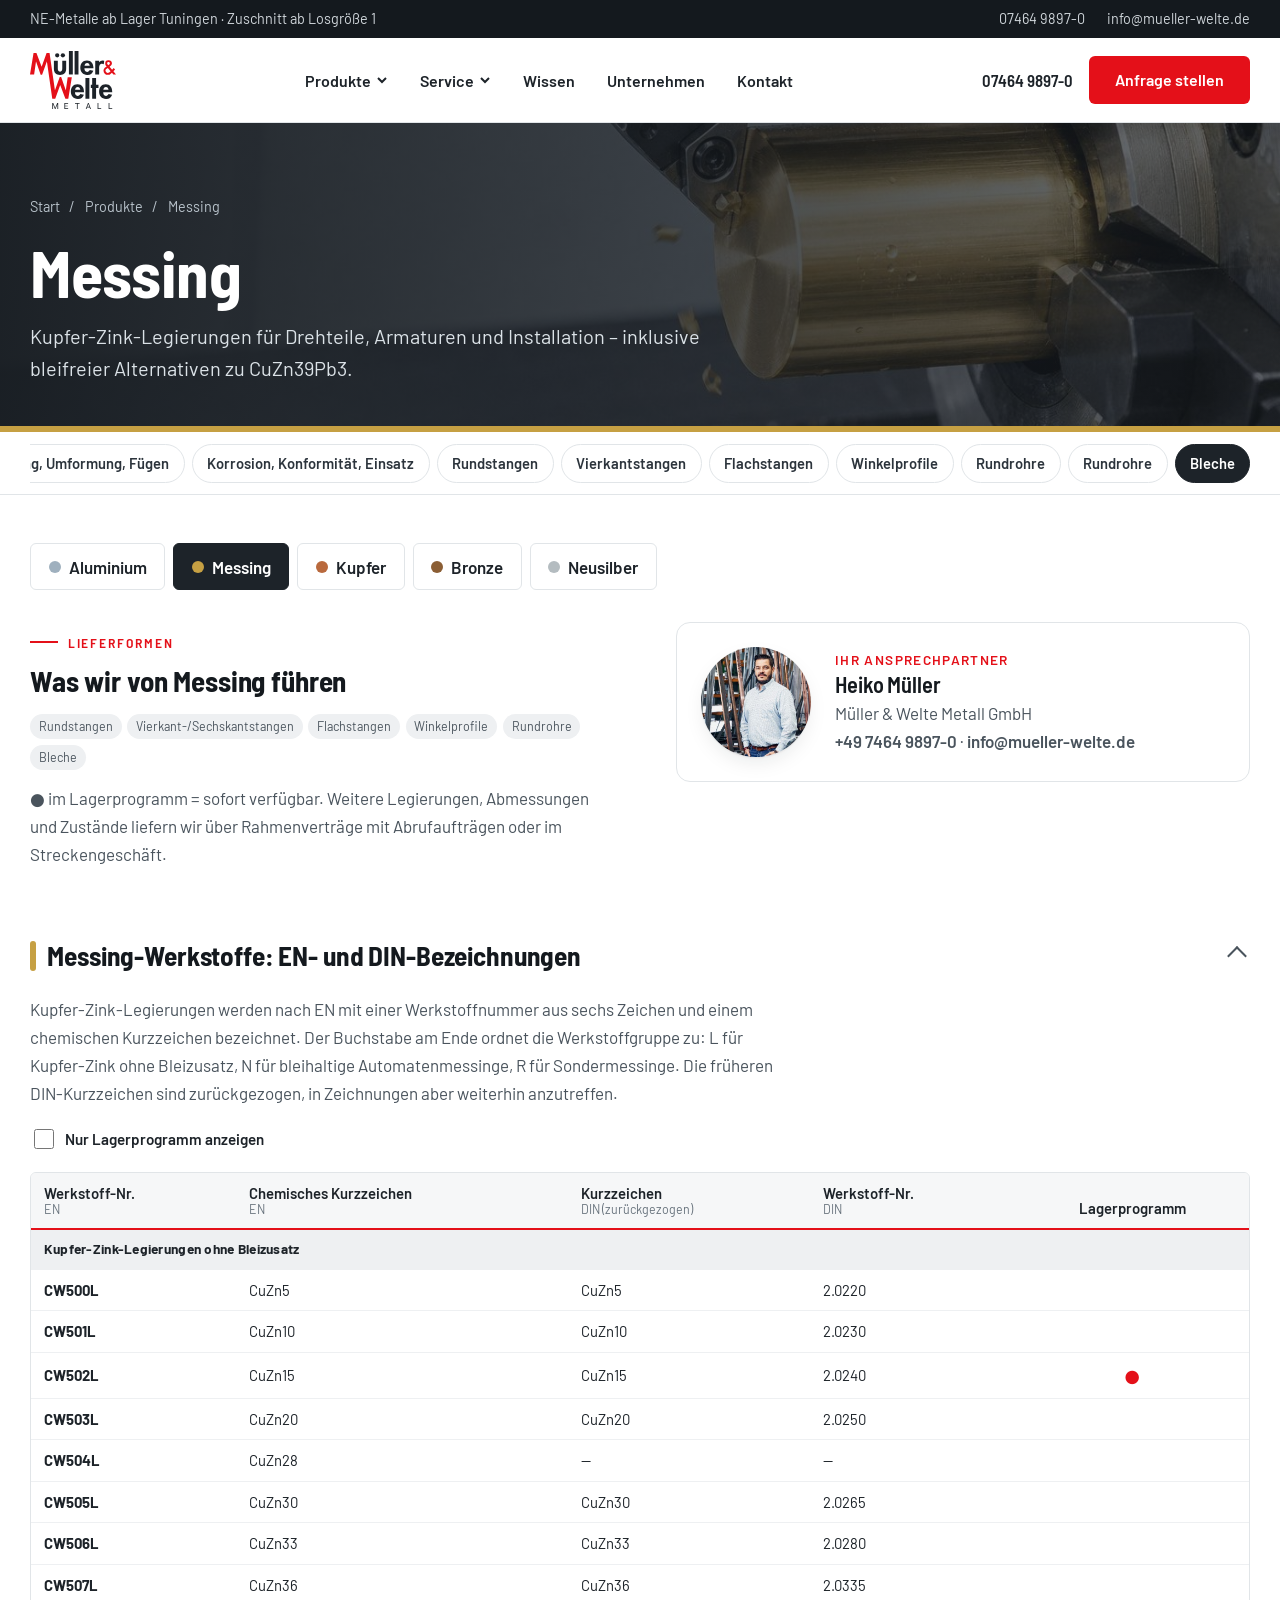
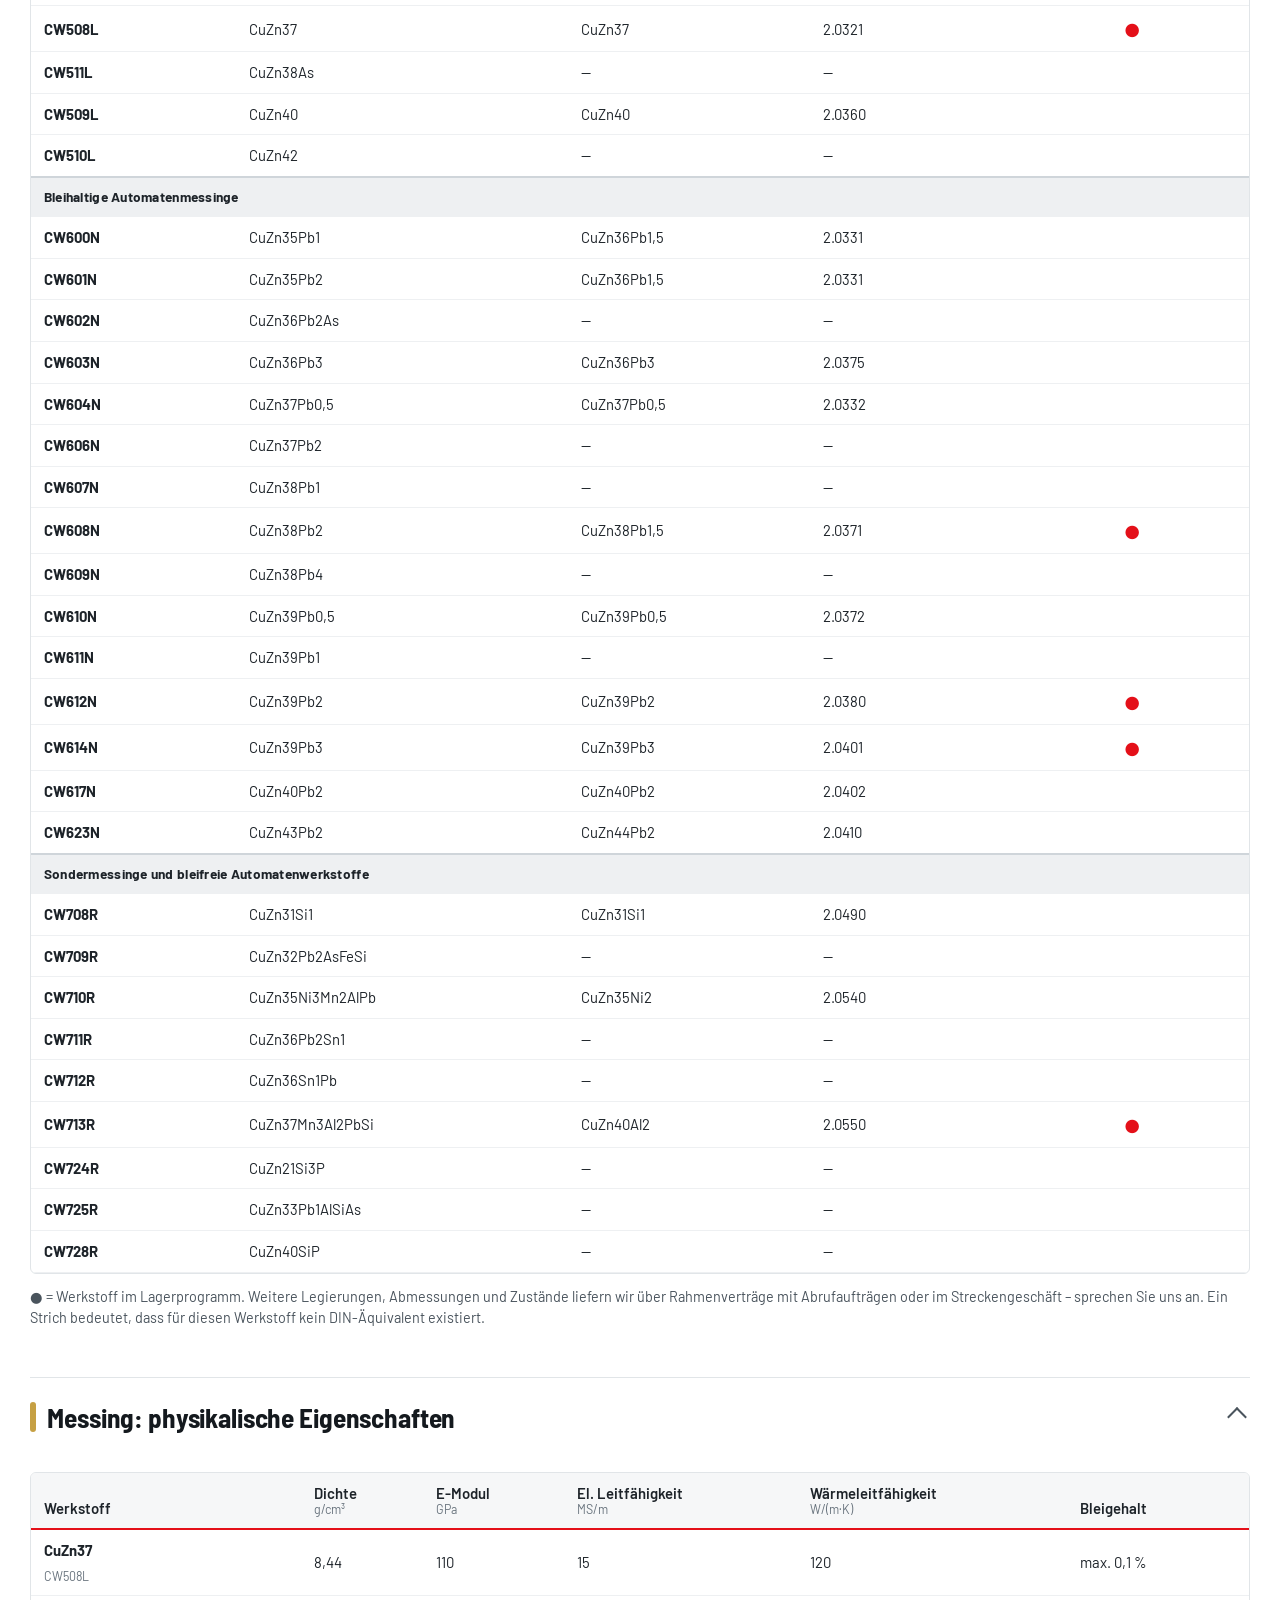
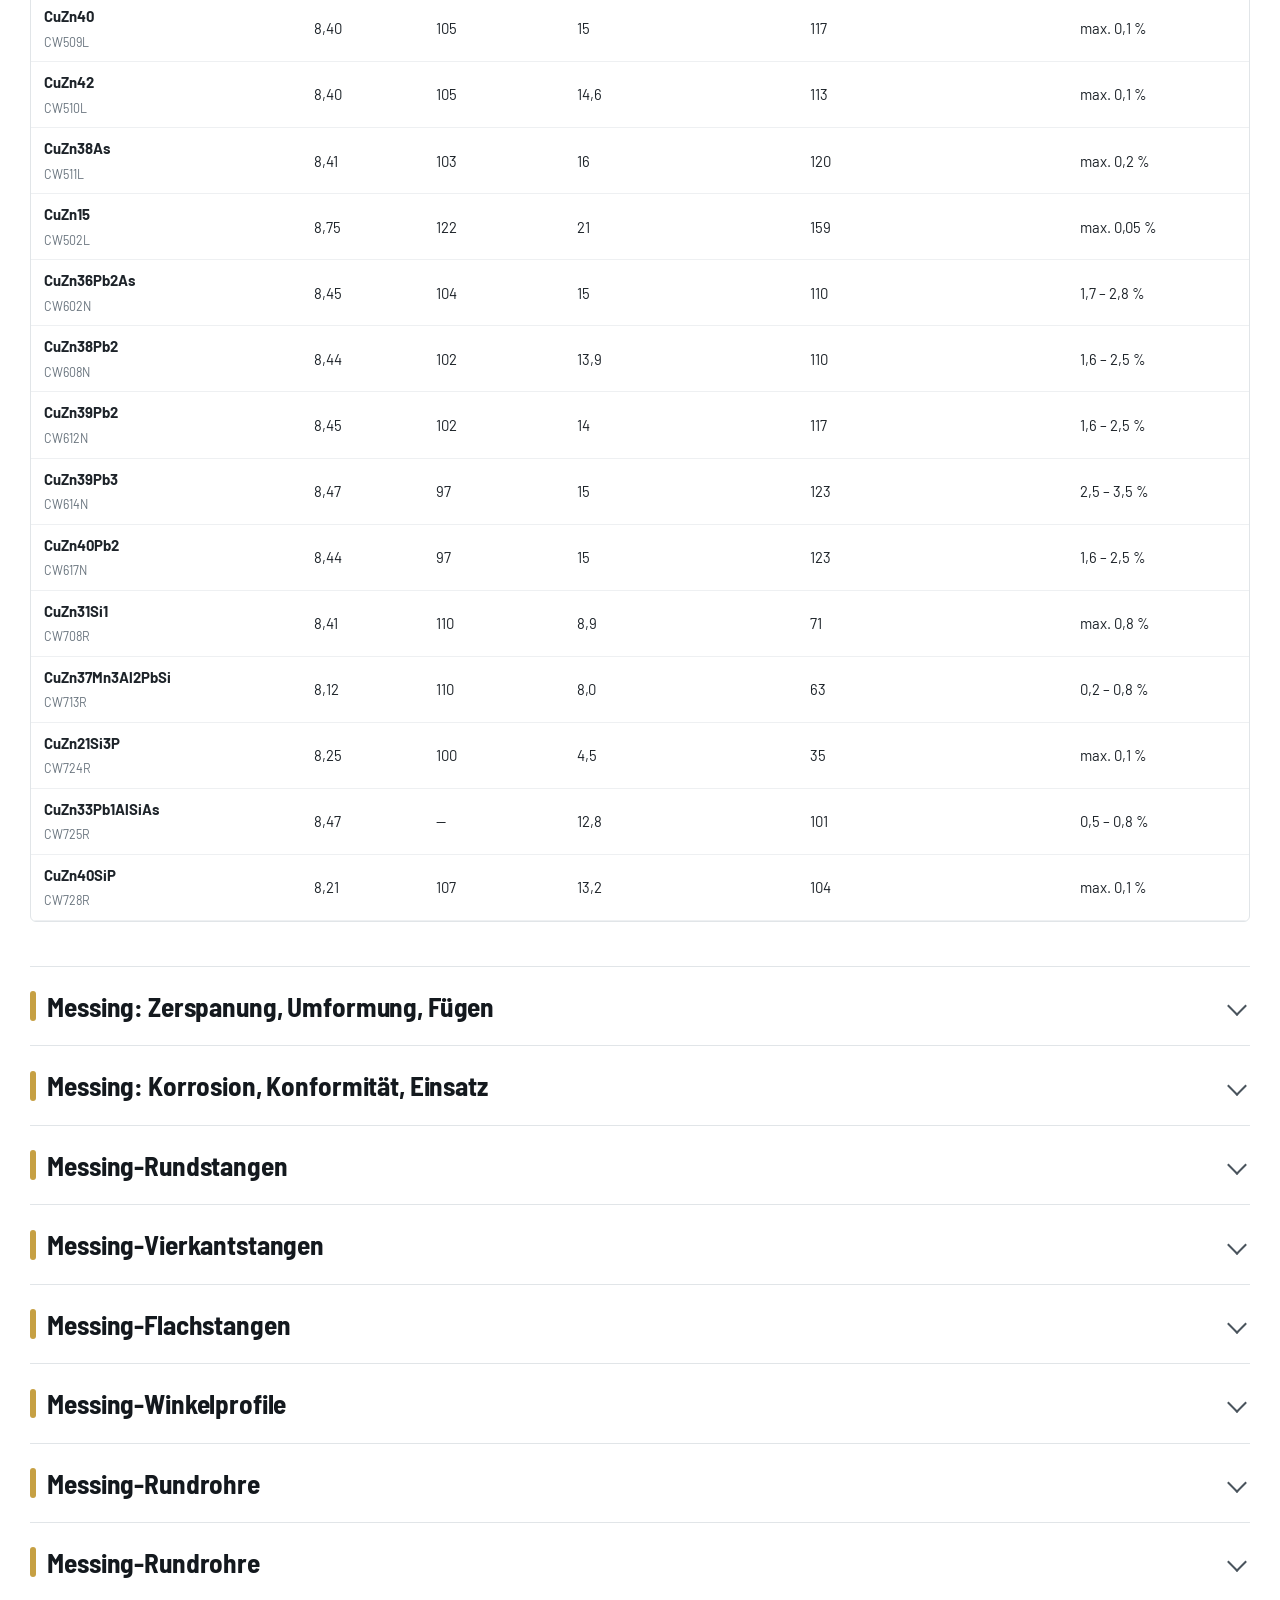
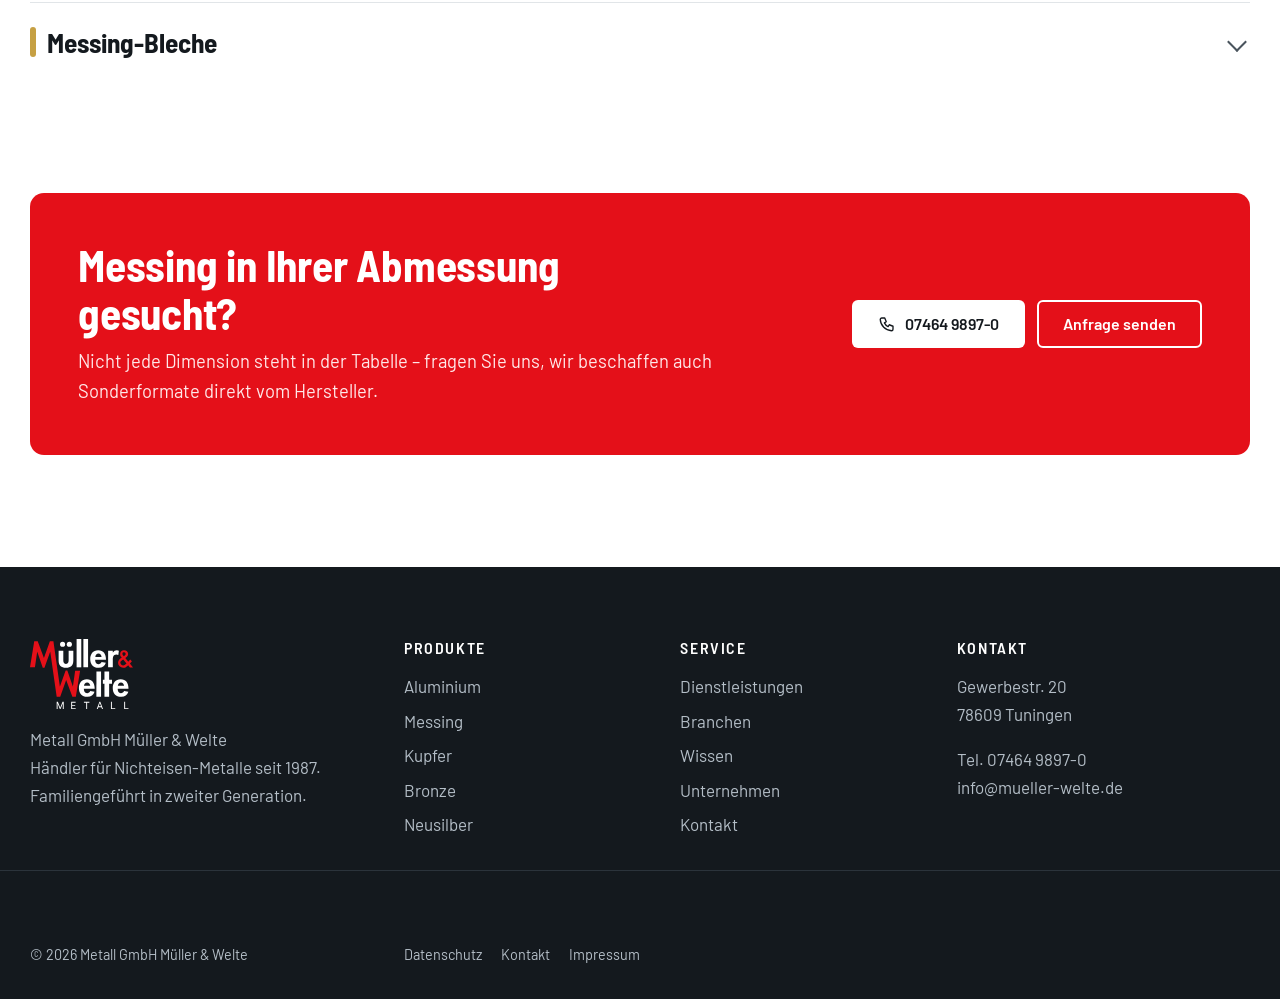
<file: messing.html>
<!doctype html>
<html lang="de"><head><meta charset="utf-8"><meta name="viewport" content="width=device-width,initial-scale=1">
<title>Messing ab Lager Tuningen | Müller &amp; Welte</title><meta name="description" content="Messing: Werkstoffe, Eigenschaften und Lieferformen ab Lager. Zuschnitt ab Losgröße 1.">
<meta property="og:title" content="Messing ab Lager Tuningen | Müller &amp; Welte"><meta property="og:description" content="Messing: Werkstoffe, Eigenschaften und Lieferformen ab Lager. Zuschnitt ab Losgröße 1."><meta property="og:type" content="website"><meta property="og:image" content="img/20240606_mw_187.jpg">
<meta name="theme-color" content="#1d2329">
<link rel="icon" href="img/favicon.svg" type="image/svg+xml">
<link rel="preconnect" href="https://fonts.googleapis.com"><link rel="preconnect" href="https://fonts.gstatic.com" crossorigin>
<link href="https://fonts.googleapis.com/css2?family=Barlow:wght@400;500;600&amp;family=Barlow+Semi+Condensed:wght@500;600;700&amp;display=swap" rel="stylesheet">
<link rel="stylesheet" href="style.css?v=1791463577"></head>
<body><a class="skip" href="#main">Zum Inhalt springen</a>
<div class="topbar"><div class="wrap"><span>NE-Metalle ab Lager Tuningen · Zuschnitt ab Losgröße 1</span><span><a href="tel:+49746498970">07464 9897-0</a><a href="mailto:info@mueller-welte.de">info@mueller-welte.de</a></span></div></div>
<header class="site"><div class="wrap">
<a class="brand" href="index.html" aria-label="Müller &amp; Welte – Startseite"><img src="img/logo-dunkel.svg" alt="Müller &amp; Welte Metall GmbH" width="86" height="58"></a>
<nav class="main" id="nav" aria-label="Hauptnavigation"><ul><li class="has-sub"><button type="button" aria-expanded="false" aria-haspopup="true" aria-current="page">Produkte<svg width="12" height="12" viewBox="0 0 12 12" aria-hidden="true"><path d="M2 4l4 4 4-4" fill="none" stroke="currentColor" stroke-width="2"/></svg></button><ul class="sub"><li><a href="produkte.html">Alle Werkstoffe</a></li><li><a href="aluminium.html"><span class="dot" style="background:#9fb0be"></span>Aluminium</a></li><li><a href="messing.html"><span class="dot" style="background:#c6a043"></span>Messing</a></li><li><a href="kupfer.html"><span class="dot" style="background:#b9693d"></span>Kupfer</a></li><li><a href="bronze.html"><span class="dot" style="background:#8b5e34"></span>Bronze</a></li><li><a href="neusilber.html"><span class="dot" style="background:#b4bcc0"></span>Neusilber</a></li></ul></li><li class="has-sub"><button type="button" aria-expanded="false" aria-haspopup="true">Service<svg width="12" height="12" viewBox="0 0 12 12" aria-hidden="true"><path d="M2 4l4 4 4-4" fill="none" stroke="currentColor" stroke-width="2"/></svg></button><ul class="sub"><li><a href="dienstleistungen.html">Dienstleistungen</a></li><li><a href="branchen.html">Branchen</a></li></ul></li><li><a href="wissen.html">Wissen</a></li><li><a href="unternehmen.html">Unternehmen</a></li><li><a href="kontakt.html">Kontakt</a></li></ul></nav>
<div class="header-cta"><a class="tel" href="tel:+49746498970">07464 9897-0</a><a class="btn btn-primary" href="kontakt.html">Anfrage stellen</a>
<button class="burger" type="button" aria-label="Menü" aria-expanded="false" aria-controls="nav"><span></span></button></div>
</div></header>
<main id="main"><section class="page-hero" style="--c:#c6a043"><img src="img/messing-drehteil-spanbruch.jpg" alt="" loading="eager"><div class="wrap"><div class="crumbs"><a href="index.html">Start</a> <span>/</span> <a href="produkte.html">Produkte</a> <span>/</span> Messing</div><h1>Messing</h1><p class="lead">Kupfer-Zink-Legierungen für Drehteile, Armaturen und Installation – inklusive bleifreier Alternativen zu CuZn39Pb3.</p></div><div class="stripe"></div></section><div class="chipbar" aria-label="Abschnitte"><div class="wrap"><a class="chip" href="#s0">Werkstoffe</a><a class="chip" href="#s1">Eigenschaften</a><a class="chip" href="#s2">Zerspanung, Umformung, Fügen</a><a class="chip" href="#s3">Korrosion, Konformität, Einsatz</a><a class="chip" href="#s4">Rundstangen</a><a class="chip" href="#s5">Vierkantstangen</a><a class="chip" href="#s6">Flachstangen</a><a class="chip" href="#s7">Winkelprofile</a><a class="chip" href="#s8">Rundrohre</a><a class="chip" href="#s9">Rundrohre</a><a class="chip" href="#s10">Bleche</a></div></div><section class="s" style="padding-top:var(--s7)"><div class="wrap">
<div class="mat-switch" aria-label="Werkstoff wechseln"><a href="aluminium.html"><span class="dot" style="background:#9fb0be"></span>Aluminium</a><a href="messing.html" aria-current=page><span class="dot" style="background:#c6a043"></span>Messing</a><a href="kupfer.html"><span class="dot" style="background:#b9693d"></span>Kupfer</a><a href="bronze.html"><span class="dot" style="background:#8b5e34"></span>Bronze</a><a href="neusilber.html"><span class="dot" style="background:#b4bcc0"></span>Neusilber</a></div>
<div class="split" style="margin-bottom:var(--s6);align-items:start"><div><span class="eyebrow">Lieferformen</span><h2 style="font-size:1.8rem">Was wir von Messing führen</h2><ul class="tags" style="font-size:1rem"><li>Rundstangen</li><li>Vierkant-/Sechskantstangen</li><li>Flachstangen</li><li>Winkelprofile</li><li>Rundrohre</li><li>Bleche</li></ul><p class="muted">● im Lagerprogramm = sofort verfügbar. Weitere Legierungen, Abmessungen und Zustände liefern wir über Rahmenverträge mit Abrufaufträgen oder im Streckengeschäft.</p></div><div class="person"><img src="img/mw-ansprechpartner-heiko-mueller.jpg" alt="Heiko Müller" width="110" height="110" loading="lazy" decoding="async"><div><p style="font-size:.85rem;text-transform:uppercase;letter-spacing:.1em;font-weight:600;color:var(--accent)">Ihr Ansprechpartner</p><h3>Heiko Müller</h3><p>Müller &amp; Welte Metall GmbH</p><p><a href="tel:+49746498970">+49 7464 9897-0</a> · <a href="mailto:info@mueller-welte.de">info@mueller-welte.de</a></p></div></div></div>
<details class="tsec" id="s0" style="--c:#c6a043" open><summary><h2>Messing-Werkstoffe: EN- und DIN-Bezeichnungen</h2></summary><div class="tbody"><p class="muted" style="max-width:75ch">Kupfer-Zink-Legierungen werden nach EN mit einer Werkstoffnummer aus sechs Zeichen und einem chemischen Kurzzeichen bezeichnet. Der Buchstabe am Ende ordnet die Werkstoffgruppe zu: L für Kupfer-Zink ohne Bleizusatz, N für bleihaltige Automatenmessinge, R für Sondermessinge. Die früheren DIN-Kurzzeichen sind zurückgezogen, in Zeichnungen aber weiterhin anzutreffen.</p><label class="stock-toggle"><input type="checkbox" data-stock-toggle="t0"> Nur Lagerprogramm anzeigen</label><div class="tbl-wrap" id="t0" tabindex="0" role="region" aria-label="Messing-Werkstoffe: EN- und DIN-Bezeichnungen"><table class="tbl">
<thead><tr><th>Werkstoff-Nr.<br><small>EN</small></th><th>Chemisches Kurzzeichen<br><small>EN</small></th><th>Kurzzeichen<br><small>DIN (zurückgezogen)</small></th><th>Werkstoff-Nr.<br><small>DIN</small></th><th class="text-center">Lager&shy;programm</th></tr></thead>
<tbody>
<tr class="grp"><td colspan="5"><strong>Kupfer-Zink-Legierungen ohne Bleizusatz</strong></td></tr>
<tr><td><strong>CW500L</strong></td><td>CuZn5</td><td>CuZn5</td><td>2.0220</td><td class="text-center"></td></tr>
<tr><td><strong>CW501L</strong></td><td>CuZn10</td><td>CuZn10</td><td>2.0230</td><td class="text-center"></td></tr>
<tr><td><strong>CW502L</strong></td><td>CuZn15</td><td>CuZn15</td><td>2.0240</td><td class="text-center">●</td></tr>
<tr><td><strong>CW503L</strong></td><td>CuZn20</td><td>CuZn20</td><td>2.0250</td><td class="text-center"></td></tr>
<tr><td><strong>CW504L</strong></td><td>CuZn28</td><td>—</td><td>—</td><td class="text-center"></td></tr>
<tr><td><strong>CW505L</strong></td><td>CuZn30</td><td>CuZn30</td><td>2.0265</td><td class="text-center"></td></tr>
<tr><td><strong>CW506L</strong></td><td>CuZn33</td><td>CuZn33</td><td>2.0280</td><td class="text-center"></td></tr>
<tr><td><strong>CW507L</strong></td><td>CuZn36</td><td>CuZn36</td><td>2.0335</td><td class="text-center"></td></tr>
<tr><td><strong>CW508L</strong></td><td>CuZn37</td><td>CuZn37</td><td>2.0321</td><td class="text-center">●</td></tr>
<tr><td><strong>CW511L</strong></td><td>CuZn38As</td><td>—</td><td>—</td><td class="text-center"></td></tr>
<tr><td><strong>CW509L</strong></td><td>CuZn40</td><td>CuZn40</td><td>2.0360</td><td class="text-center"></td></tr>
<tr><td><strong>CW510L</strong></td><td>CuZn42</td><td>—</td><td>—</td><td class="text-center"></td></tr>
<tr class="grp"><td colspan="5"><strong>Bleihaltige Automatenmessinge</strong></td></tr>
<tr><td><strong>CW600N</strong></td><td>CuZn35Pb1</td><td>CuZn36Pb1,5</td><td>2.0331</td><td class="text-center"></td></tr>
<tr><td><strong>CW601N</strong></td><td>CuZn35Pb2</td><td>CuZn36Pb1,5</td><td>2.0331</td><td class="text-center"></td></tr>
<tr><td><strong>CW602N</strong></td><td>CuZn36Pb2As</td><td>—</td><td>—</td><td class="text-center"></td></tr>
<tr><td><strong>CW603N</strong></td><td>CuZn36Pb3</td><td>CuZn36Pb3</td><td>2.0375</td><td class="text-center"></td></tr>
<tr><td><strong>CW604N</strong></td><td>CuZn37Pb0,5</td><td>CuZn37Pb0,5</td><td>2.0332</td><td class="text-center"></td></tr>
<tr><td><strong>CW606N</strong></td><td>CuZn37Pb2</td><td>—</td><td>—</td><td class="text-center"></td></tr>
<tr><td><strong>CW607N</strong></td><td>CuZn38Pb1</td><td>—</td><td>—</td><td class="text-center"></td></tr>
<tr><td><strong>CW608N</strong></td><td>CuZn38Pb2</td><td>CuZn38Pb1,5</td><td>2.0371</td><td class="text-center">●</td></tr>
<tr><td><strong>CW609N</strong></td><td>CuZn38Pb4</td><td>—</td><td>—</td><td class="text-center"></td></tr>
<tr><td><strong>CW610N</strong></td><td>CuZn39Pb0,5</td><td>CuZn39Pb0,5</td><td>2.0372</td><td class="text-center"></td></tr>
<tr><td><strong>CW611N</strong></td><td>CuZn39Pb1</td><td>—</td><td>—</td><td class="text-center"></td></tr>
<tr><td><strong>CW612N</strong></td><td>CuZn39Pb2</td><td>CuZn39Pb2</td><td>2.0380</td><td class="text-center">●</td></tr>
<tr><td><strong>CW614N</strong></td><td>CuZn39Pb3</td><td>CuZn39Pb3</td><td>2.0401</td><td class="text-center">●</td></tr>
<tr><td><strong>CW617N</strong></td><td>CuZn40Pb2</td><td>CuZn40Pb2</td><td>2.0402</td><td class="text-center"></td></tr>
<tr><td><strong>CW623N</strong></td><td>CuZn43Pb2</td><td>CuZn44Pb2</td><td>2.0410</td><td class="text-center"></td></tr>
<tr class="grp"><td colspan="5"><strong>Sondermessinge und bleifreie Automatenwerkstoffe</strong></td></tr>
<tr><td><strong>CW708R</strong></td><td>CuZn31Si1</td><td>CuZn31Si1</td><td>2.0490</td><td class="text-center"></td></tr>
<tr><td><strong>CW709R</strong></td><td>CuZn32Pb2AsFeSi</td><td>—</td><td>—</td><td class="text-center"></td></tr>
<tr><td><strong>CW710R</strong></td><td>CuZn35Ni3Mn2AlPb</td><td>CuZn35Ni2</td><td>2.0540</td><td class="text-center"></td></tr>
<tr><td><strong>CW711R</strong></td><td>CuZn36Pb2Sn1</td><td>—</td><td>—</td><td class="text-center"></td></tr>
<tr><td><strong>CW712R</strong></td><td>CuZn36Sn1Pb</td><td>—</td><td>—</td><td class="text-center"></td></tr>
<tr><td><strong>CW713R</strong></td><td>CuZn37Mn3Al2PbSi</td><td>CuZn40Al2</td><td>2.0550</td><td class="text-center">●</td></tr>
<tr><td><strong>CW724R</strong></td><td>CuZn21Si3P</td><td>—</td><td>—</td><td class="text-center"></td></tr>
<tr><td><strong>CW725R</strong></td><td>CuZn33Pb1AlSiAs</td><td>—</td><td>—</td><td class="text-center"></td></tr>
<tr><td><strong>CW728R</strong></td><td>CuZn40SiP</td><td>—</td><td>—</td><td class="text-center"></td></tr>
</tbody>
</table></div><p class="note">● = Werkstoff im Lagerprogramm. Weitere Legierungen, Abmessungen und Zustände liefern wir über Rahmenverträge mit Abrufaufträgen oder im Streckengeschäft – sprechen Sie uns an. Ein Strich bedeutet, dass für diesen Werkstoff kein DIN-Äquivalent existiert.</p></div></details><details class="tsec" id="s1" style="--c:#c6a043" open><summary><h2>Messing: physikalische Eigenschaften</h2></summary><div class="tbody"><div class="tbl-wrap" id="t1" tabindex="0" role="region" aria-label="Messing: physikalische Eigenschaften"><table class="tbl">
<thead><tr><th>Werkstoff</th><th>Dichte<br><small>g/cm³</small></th><th>E-Modul<br><small>GPa</small></th><th>El. Leit&shy;fähigkeit<br><small>MS/m</small></th><th>Wärmeleit&shy;fähigkeit<br><small>W/(m·K)</small></th><th>Blei&shy;gehalt</th></tr></thead>
<tbody>
<tr><td><strong>CuZn37</strong><br><small>CW508L</small></td><td>8,44</td><td>110</td><td>15</td><td>120</td><td>max. 0,1 %</td></tr>
<tr><td><strong>CuZn40</strong><br><small>CW509L</small></td><td>8,40</td><td>105</td><td>15</td><td>117</td><td>max. 0,1 %</td></tr>
<tr><td><strong>CuZn42</strong><br><small>CW510L</small></td><td>8,40</td><td>105</td><td>14,6</td><td>113</td><td>max. 0,1 %</td></tr>
<tr><td><strong>CuZn38As</strong><br><small>CW511L</small></td><td>8,41</td><td>103</td><td>16</td><td>120</td><td>max. 0,2 %</td></tr>
<tr><td><strong>CuZn15</strong><br><small>CW502L</small></td><td>8,75</td><td>122</td><td>21</td><td>159</td><td>max. 0,05 %</td></tr>
<tr><td><strong>CuZn36Pb2As</strong><br><small>CW602N</small></td><td>8,45</td><td>104</td><td>15</td><td>110</td><td>1,7 – 2,8 %</td></tr>
<tr><td><strong>CuZn38Pb2</strong><br><small>CW608N</small></td><td>8,44</td><td>102</td><td>13,9</td><td>110</td><td>1,6 – 2,5 %</td></tr>
<tr><td><strong>CuZn39Pb2</strong><br><small>CW612N</small></td><td>8,45</td><td>102</td><td>14</td><td>117</td><td>1,6 – 2,5 %</td></tr>
<tr><td><strong>CuZn39Pb3</strong><br><small>CW614N</small></td><td>8,47</td><td>97</td><td>15</td><td>123</td><td>2,5 – 3,5 %</td></tr>
<tr><td><strong>CuZn40Pb2</strong><br><small>CW617N</small></td><td>8,44</td><td>97</td><td>15</td><td>123</td><td>1,6 – 2,5 %</td></tr>
<tr><td><strong>CuZn31Si1</strong><br><small>CW708R</small></td><td>8,41</td><td>110</td><td>8,9</td><td>71</td><td>max. 0,8 %</td></tr>
<tr><td><strong>CuZn37Mn3Al2PbSi</strong><br><small>CW713R</small></td><td>8,12</td><td>110</td><td>8,0</td><td>63</td><td>0,2 – 0,8 %</td></tr>
<tr><td><strong>CuZn21Si3P</strong><br><small>CW724R</small></td><td>8,25</td><td>100</td><td>4,5</td><td>35</td><td>max. 0,1 %</td></tr>
<tr><td><strong>CuZn33Pb1AlSiAs</strong><br><small>CW725R</small></td><td>8,47</td><td>—</td><td>12,8</td><td>101</td><td>0,5 – 0,8 %</td></tr>
<tr><td><strong>CuZn40SiP</strong><br><small>CW728R</small></td><td>8,21</td><td>107</td><td>13,2</td><td>104</td><td>max. 0,1 %</td></tr>
</tbody>
</table></div></div></details><details class="tsec" id="s2" style="--c:#c6a043"><summary><h2>Messing: Zerspanung, Umformung, Fügen</h2></summary><div class="tbody"><div class="tbl-wrap" id="t2" tabindex="0" role="region" aria-label="Messing: Zerspanung, Umformung, Fügen"><table class="tbl">
<thead><tr><th>Werkstoff</th><th>Zerspan&shy;barkeit</th><th>Kalt&shy;umformen</th><th>Warm&shy;umformen</th><th>Hartlöten</th><th>Weichlöten</th><th>Schweißen</th></tr></thead>
<tbody>
<tr><td><strong>CuZn37</strong><br><small>CW508L</small></td><td>ausreichend</td><td>sehr gut</td><td>gut</td><td>sehr gut</td><td>sehr gut</td><td>gut</td></tr>
<tr><td><strong>CuZn40</strong><br><small>CW509L</small></td><td>gut</td><td>gut</td><td>sehr gut</td><td>gut</td><td>sehr gut</td><td>befriedigend</td></tr>
<tr><td><strong>CuZn42</strong><br><small>CW510L</small></td><td>gut</td><td>weniger geeignet</td><td>sehr gut</td><td>sehr gut</td><td>sehr gut</td><td>befriedigend</td></tr>
<tr><td><strong>CuZn38As</strong><br><small>CW511L</small></td><td>ausreichend</td><td>sehr gut</td><td>gut</td><td>gut</td><td>sehr gut</td><td>befriedigend</td></tr>
<tr><td><strong>CuZn15</strong><br><small>CW502L</small></td><td>ausreichend</td><td>sehr gut</td><td>befriedigend</td><td>gut</td><td>sehr gut</td><td>gut</td></tr>
<tr><td><strong>CuZn36Pb2As</strong><br><small>CW602N</small></td><td>sehr gut</td><td>gut</td><td>sehr gut</td><td>gut</td><td>sehr gut</td><td>weniger geeignet</td></tr>
<tr><td><strong>CuZn38Pb2</strong><br><small>CW608N</small></td><td>sehr gut</td><td>befriedigend</td><td>sehr gut</td><td>gut</td><td>sehr gut</td><td>weniger geeignet</td></tr>
<tr><td><strong>CuZn39Pb2</strong><br><small>CW612N</small></td><td>sehr gut</td><td>weniger geeignet</td><td>sehr gut</td><td>befriedigend</td><td>sehr gut</td><td>weniger geeignet</td></tr>
<tr><td><strong>CuZn39Pb3</strong><br><small>CW614N</small></td><td>sehr gut</td><td>weniger geeignet</td><td>sehr gut</td><td>befriedigend</td><td>sehr gut</td><td>weniger geeignet</td></tr>
<tr><td><strong>CuZn40Pb2</strong><br><small>CW617N</small></td><td>sehr gut</td><td>weniger geeignet</td><td>sehr gut</td><td>befriedigend</td><td>sehr gut</td><td>weniger geeignet</td></tr>
<tr><td><strong>CuZn31Si1</strong><br><small>CW708R</small></td><td>befriedigend</td><td>gut</td><td>befriedigend</td><td>befriedigend</td><td>befriedigend</td><td>gut</td></tr>
<tr><td><strong>CuZn37Mn3Al2PbSi</strong><br><small>CW713R</small></td><td>befriedigend</td><td>ausreichend</td><td>sehr gut</td><td>weniger geeignet</td><td>weniger geeignet</td><td>gut</td></tr>
<tr><td><strong>CuZn21Si3P</strong><br><small>CW724R</small></td><td>sehr gut</td><td>gut</td><td>sehr gut</td><td>gut</td><td>gut</td><td>gut</td></tr>
<tr><td><strong>CuZn33Pb1AlSiAs</strong><br><small>CW725R</small></td><td>gut</td><td>befriedigend</td><td>gut</td><td>—</td><td>—</td><td>—</td></tr>
<tr><td><strong>CuZn40SiP</strong><br><small>CW728R</small></td><td>gut</td><td>weniger geeignet</td><td>sehr gut</td><td>gut</td><td>sehr gut</td><td>befriedigend</td></tr>
</tbody>
</table></div><p class="note"><strong>Bewertungsskala:</strong> sehr gut · gut · befriedigend · ausreichend · weniger geeignet · nicht geeignet. Die Angaben sind Anhaltswerte für die Werkstoffauswahl und ersetzen keine Bauteilerprobung. Ein Strich bedeutet, dass für diesen Werkstoff kein belastbarer Wert vorliegt.</p></div></details><details class="tsec" id="s3" style="--c:#c6a043"><summary><h2>Messing: Korrosion, Konformität, Einsatz</h2></summary><div class="tbody"><div class="tbl-wrap" id="t3" tabindex="0" role="region" aria-label="Messing: Korrosion, Konformität, Einsatz"><table class="tbl">
<thead><tr><th>Werkstoff</th><th>Entzinkungs&shy;beständig</th><th>RoHS / ELV</th><th>Trinkwasser<br><small>4MS-Liste</small></th><th>Typischer Einsatz</th></tr></thead>
<tbody>
<tr><td><strong>CuZn37</strong><br><small>CW508L</small></td><td>bedingt</td><td>konform</td><td>gelistet</td><td>Ziehteile, Steckverbinder</td></tr>
<tr><td><strong>CuZn40</strong><br><small>CW509L</small></td><td>nein</td><td>konform</td><td>gelistet</td><td>Warmpressteile, Formdrehteile</td></tr>
<tr><td><strong>CuZn42</strong><br><small>CW510L</small></td><td>nein</td><td>konform</td><td>gelistet</td><td>Warmpress- und Schmiedeteile</td></tr>
<tr><td><strong>CuZn38As</strong><br><small>CW511L</small></td><td>ja</td><td>konform</td><td>gelistet</td><td>Trinkwasserarmaturen, Fittings</td></tr>
<tr><td><strong>CuZn15</strong><br><small>CW502L</small></td><td>ja</td><td>konform</td><td>nicht gelistet</td><td>Tiefzieh- und Stanzteile</td></tr>
<tr><td><strong>CuZn36Pb2As</strong><br><small>CW602N</small></td><td>ja</td><td>konform über Ausnahme</td><td>nicht gelistet</td><td>Armaturen, Rohrverbinder</td></tr>
<tr><td><strong>CuZn38Pb2</strong><br><small>CW608N</small></td><td>nein</td><td>konform über Ausnahme</td><td>nicht gelistet</td><td>Feinmechanik, Schrauben</td></tr>
<tr><td><strong>CuZn39Pb2</strong><br><small>CW612N</small></td><td>nein</td><td>konform über Ausnahme</td><td>gelistet</td><td>Armaturen, Schrauben, Zahnräder</td></tr>
<tr><td><strong>CuZn39Pb3</strong><br><small>CW614N</small></td><td>nein</td><td>konform über Ausnahme</td><td>gelistet</td><td>Formdrehteile, Ventilkörper</td></tr>
<tr><td><strong>CuZn40Pb2</strong><br><small>CW617N</small></td><td>nein</td><td>konform über Ausnahme</td><td>gelistet</td><td>Warmpressteile, Beschläge</td></tr>
<tr><td><strong>CuZn31Si1</strong><br><small>CW708R</small></td><td>nein</td><td>konform über Ausnahme</td><td>nicht gelistet</td><td>Lagerbuchsen, Gleitelemente</td></tr>
<tr><td><strong>CuZn37Mn3Al2PbSi</strong><br><small>CW713R</small></td><td>nein</td><td>konform über Ausnahme</td><td>nicht gelistet</td><td>Gleitlager, Schmiedeteile</td></tr>
<tr><td><strong>CuZn21Si3P</strong><br><small>CW724R</small></td><td>ja</td><td>konform</td><td>gelistet</td><td>Trinkwasserarmaturen, Drehteile</td></tr>
<tr><td><strong>CuZn33Pb1AlSiAs</strong><br><small>CW725R</small></td><td>ja</td><td>konform über Ausnahme</td><td>gelistet</td><td>Trinkwasserarmaturen, Schmiedeteile</td></tr>
<tr><td><strong>CuZn40SiP</strong><br><small>CW728R</small></td><td>nein</td><td>konform</td><td>nicht gelistet</td><td>Bleifreie Drehteile, Armaturen</td></tr>
</tbody>
</table></div><p class="note">„Bleigehalt" bezeichnet Blei als Legierungselement. Blei in Kupferlegierungen bis 4&nbsp;% ist nach RoHS-Ausnahme 6c zulässig; diese Ausnahme steht unter Überprüfung. „Entzinkungsbeständig" bezieht sich auf die Prüfung nach EN ISO 6509. „Trinkwasser" gibt an, ob der Werkstoff in der 4MS Common Composition List geführt wird – maßgeblich ist stets die zum Zeitpunkt der Lieferung gültige Revision.</p></div></details><details class="tsec" id="s4" style="--c:#c6a043"><summary><h2>Messing-Rundstangen</h2></summary><div class="tbody"><p class="muted" style="max-width:75ch">Gezogene Stangen nach EN 12164, fr&uuml;her DIN 1756, 1757, 17660 und 17672. Handels&shy;l&auml;nge rund 3 m; Zuschnitt nach Zeichnung auf Anfrage. W&auml;hlen Sie Werkstoff und Durchmesser&shy;bereich &mdash; die Tabelle zeigt dann nur die passenden Abmessungen.</p><div class="tbl-wrap" id="t4" tabindex="0" role="region" aria-label="Messing-Rundstangen"><table class="tbl">
<thead><tr><th>&Oslash;<br><small>mm</small></th><th>kg/m</th><th class="gw">Gewicht<br><small id="mwrGwL">3 m &times; 1 St.</small></th><th class="c0">CuZn39Pb3<br><small>CW614N &middot; R500, hart<br>Ms 58 · F 50</small></th><th class="c1">CuZn39Pb3<br><small>CW614N &middot; R430, halbhart<br>Ms 58 · F 43</small></th><th class="c2">CuZn38Pb2<br><small>CW608N &middot; R410, halbhart<br>Ms 60 Pb · F 41</small></th><th class="c3">CuZn39Pb3<br><small>CW614N &middot; zh, gerieft<br>Ms 58 · zh</small></th><th class="c4">CuZn37Mn3Al2PbSi<br><small>CW713R<br>CuZn40Al2</small></th></tr></thead>
<tbody id="mwrTb">
<tr data-d="1.0" data-s="20000"><td class="d">1</td><td class="n">0,007</td><td class="n gw" data-kg="0.007"></td><td class="c0"><span class="st s2">Lager</span></td><td class="c1"><span class="s0">&mdash;</span></td><td class="c2"><span class="s0">&mdash;</span></td><td class="c3"><span class="s0">&mdash;</span></td><td class="c4"><span class="s0">&mdash;</span></td></tr>
<tr data-d="1.5" data-s="20000"><td class="d">1,5</td><td class="n">0,015</td><td class="n gw" data-kg="0.015"></td><td class="c0"><span class="st s2">Lager</span></td><td class="c1"><span class="s0">&mdash;</span></td><td class="c2"><span class="s0">&mdash;</span></td><td class="c3"><span class="s0">&mdash;</span></td><td class="c4"><span class="s0">&mdash;</span></td></tr>
<tr data-d="1.8" data-s="00000"><td class="d">1,8</td><td class="n">0,021</td><td class="n gw" data-kg="0.021"></td><td class="c0"><span class="s0">&mdash;</span></td><td class="c1"><span class="s0">&mdash;</span></td><td class="c2"><span class="s0">&mdash;</span></td><td class="c3"><span class="s0">&mdash;</span></td><td class="c4"><span class="s0">&mdash;</span></td></tr>
<tr data-d="2.0" data-s="21100"><td class="d">2</td><td class="n">0,027</td><td class="n gw" data-kg="0.027"></td><td class="c0"><span class="st s2">Lager</span></td><td class="c1"><span class="st s1">kurzfristig</span></td><td class="c2"><span class="st s1">kurzfristig</span></td><td class="c3"><span class="s0">&mdash;</span></td><td class="c4"><span class="s0">&mdash;</span></td></tr>
<tr data-d="2.5" data-s="21100"><td class="d">2,5</td><td class="n">0,042</td><td class="n gw" data-kg="0.042"></td><td class="c0"><span class="st s2">Lager</span></td><td class="c1"><span class="st s1">kurzfristig</span></td><td class="c2"><span class="st s1">kurzfristig</span></td><td class="c3"><span class="s0">&mdash;</span></td><td class="c4"><span class="s0">&mdash;</span></td></tr>
<tr data-d="3.0" data-s="22200"><td class="d">3</td><td class="n">0,060</td><td class="n gw" data-kg="0.06"></td><td class="c0"><span class="st s2">Lager</span></td><td class="c1"><span class="st s2">Lager</span></td><td class="c2"><span class="st s2">Lager</span></td><td class="c3"><span class="s0">&mdash;</span></td><td class="c4"><span class="s0">&mdash;</span></td></tr>
<tr data-d="3.2" data-s="01000"><td class="d">3,2</td><td class="n">0,068</td><td class="n gw" data-kg="0.068"></td><td class="c0"><span class="s0">&mdash;</span></td><td class="c1"><span class="st s1">kurzfristig</span></td><td class="c2"><span class="s0">&mdash;</span></td><td class="c3"><span class="s0">&mdash;</span></td><td class="c4"><span class="s0">&mdash;</span></td></tr>
<tr data-d="3.5" data-s="22100"><td class="d">3,5</td><td class="n">0,082</td><td class="n gw" data-kg="0.082"></td><td class="c0"><span class="st s2">Lager</span></td><td class="c1"><span class="st s2">Lager</span></td><td class="c2"><span class="st s1">kurzfristig</span></td><td class="c3"><span class="s0">&mdash;</span></td><td class="c4"><span class="s0">&mdash;</span></td></tr>
<tr data-d="3.8" data-s="10000"><td class="d">3,8</td><td class="n">0,096</td><td class="n gw" data-kg="0.096"></td><td class="c0"><span class="st s1">kurzfristig</span></td><td class="c1"><span class="s0">&mdash;</span></td><td class="c2"><span class="s0">&mdash;</span></td><td class="c3"><span class="s0">&mdash;</span></td><td class="c4"><span class="s0">&mdash;</span></td></tr>
<tr data-d="4.0" data-s="22200"><td class="d">4</td><td class="n">0,107</td><td class="n gw" data-kg="0.107"></td><td class="c0"><span class="st s2">Lager</span></td><td class="c1"><span class="st s2">Lager</span></td><td class="c2"><span class="st s2">Lager</span></td><td class="c3"><span class="s0">&mdash;</span></td><td class="c4"><span class="s0">&mdash;</span></td></tr>
<tr data-d="4.2" data-s="11000"><td class="d">4,2</td><td class="n">0,118</td><td class="n gw" data-kg="0.118"></td><td class="c0"><span class="st s1">kurzfristig</span></td><td class="c1"><span class="st s1">kurzfristig</span></td><td class="c2"><span class="s0">&mdash;</span></td><td class="c3"><span class="s0">&mdash;</span></td><td class="c4"><span class="s0">&mdash;</span></td></tr>
<tr data-d="4.5" data-s="21100"><td class="d">4,5</td><td class="n">0,135</td><td class="n gw" data-kg="0.135"></td><td class="c0"><span class="st s2">Lager</span></td><td class="c1"><span class="st s1">kurzfristig</span></td><td class="c2"><span class="st s1">kurzfristig</span></td><td class="c3"><span class="s0">&mdash;</span></td><td class="c4"><span class="s0">&mdash;</span></td></tr>
<tr data-d="4.8" data-s="10100"><td class="d">4,8</td><td class="n">0,154</td><td class="n gw" data-kg="0.154"></td><td class="c0"><span class="st s1">kurzfristig</span></td><td class="c1"><span class="s0">&mdash;</span></td><td class="c2"><span class="st s1">kurzfristig</span></td><td class="c3"><span class="s0">&mdash;</span></td><td class="c4"><span class="s0">&mdash;</span></td></tr>
<tr data-d="5.0" data-s="22200"><td class="d">5</td><td class="n">0,167</td><td class="n gw" data-kg="0.167"></td><td class="c0"><span class="st s2">Lager</span></td><td class="c1"><span class="st s2">Lager</span></td><td class="c2"><span class="st s2">Lager</span></td><td class="c3"><span class="s0">&mdash;</span></td><td class="c4"><span class="s0">&mdash;</span></td></tr>
<tr data-d="5.5" data-s="22200"><td class="d">5,5</td><td class="n">0,202</td><td class="n gw" data-kg="0.202"></td><td class="c0"><span class="st s2">Lager</span></td><td class="c1"><span class="st s2">Lager</span></td><td class="c2"><span class="st s2">Lager</span></td><td class="c3"><span class="s0">&mdash;</span></td><td class="c4"><span class="s0">&mdash;</span></td></tr>
<tr data-d="6.0" data-s="22221"><td class="d">6</td><td class="n">0,240</td><td class="n gw" data-kg="0.24"></td><td class="c0"><span class="st s2">Lager</span></td><td class="c1"><span class="st s2">Lager</span></td><td class="c2"><span class="st s2">Lager</span></td><td class="c3"><span class="st s2">Lager &middot; 28 R</span></td><td class="c4"><span class="st s1">kurzfristig</span></td></tr>
<tr data-d="6.5" data-s="22200"><td class="d">6,5</td><td class="n">0,282</td><td class="n gw" data-kg="0.282"></td><td class="c0"><span class="st s2">Lager</span></td><td class="c1"><span class="st s2">Lager</span></td><td class="c2"><span class="st s2">Lager</span></td><td class="c3"><span class="s0">&mdash;</span></td><td class="c4"><span class="s0">&mdash;</span></td></tr>
<tr data-d="7.0" data-s="22221"><td class="d">7</td><td class="n">0,327</td><td class="n gw" data-kg="0.327"></td><td class="c0"><span class="st s2">Lager</span></td><td class="c1"><span class="st s2">Lager</span></td><td class="c2"><span class="st s2">Lager</span></td><td class="c3"><span class="st s2">Lager &middot; 36 R</span></td><td class="c4"><span class="st s1">kurzfristig</span></td></tr>
<tr data-d="7.5" data-s="21100"><td class="d">7,5</td><td class="n">0,376</td><td class="n gw" data-kg="0.376"></td><td class="c0"><span class="st s2">Lager</span></td><td class="c1"><span class="st s1">kurzfristig</span></td><td class="c2"><span class="st s1">kurzfristig</span></td><td class="c3"><span class="s0">&mdash;</span></td><td class="c4"><span class="s0">&mdash;</span></td></tr>
<tr data-d="8.0" data-s="22221"><td class="d">8</td><td class="n">0,427</td><td class="n gw" data-kg="0.427"></td><td class="c0"><span class="st s2">Lager</span></td><td class="c1"><span class="st s2">Lager</span></td><td class="c2"><span class="st s2">Lager</span></td><td class="c3"><span class="st s2">Lager &middot; 36 R</span></td><td class="c4"><span class="st s1">kurzfristig</span></td></tr>
<tr data-d="8.5" data-s="22100"><td class="d">8,5</td><td class="n">0,482</td><td class="n gw" data-kg="0.482"></td><td class="c0"><span class="st s2">Lager</span></td><td class="c1"><span class="st s2">Lager</span></td><td class="c2"><span class="st s1">kurzfristig</span></td><td class="c3"><span class="s0">&mdash;</span></td><td class="c4"><span class="s0">&mdash;</span></td></tr>
<tr data-d="9.0" data-s="22221"><td class="d">9</td><td class="n">0,541</td><td class="n gw" data-kg="0.541"></td><td class="c0"><span class="st s2">Lager</span></td><td class="c1"><span class="st s2">Lager</span></td><td class="c2"><span class="st s2">Lager</span></td><td class="c3"><span class="st s2">Lager &middot; 40 R</span></td><td class="c4"><span class="st s1">kurzfristig</span></td></tr>
<tr data-d="9.5" data-s="22100"><td class="d">9,5</td><td class="n">0,603</td><td class="n gw" data-kg="0.603"></td><td class="c0"><span class="st s2">Lager</span></td><td class="c1"><span class="st s2">Lager</span></td><td class="c2"><span class="st s1">kurzfristig</span></td><td class="c3"><span class="s0">&mdash;</span></td><td class="c4"><span class="s0">&mdash;</span></td></tr>
<tr data-d="10.0" data-s="22221"><td class="d">10</td><td class="n">0,668</td><td class="n gw" data-kg="0.668"></td><td class="c0"><span class="st s2">Lager</span></td><td class="c1"><span class="st s2">Lager</span></td><td class="c2"><span class="st s2">Lager</span></td><td class="c3"><span class="st s2">Lager &middot; 50 R</span></td><td class="c4"><span class="st s1">kurzfristig</span></td></tr>
<tr data-d="10.5" data-s="22000"><td class="d">10,5</td><td class="n">0,737</td><td class="n gw" data-kg="0.737"></td><td class="c0"><span class="st s2">Lager</span></td><td class="c1"><span class="st s2">Lager</span></td><td class="c2"><span class="s0">&mdash;</span></td><td class="c3"><span class="s0">&mdash;</span></td><td class="c4"><span class="s0">&mdash;</span></td></tr>
<tr data-d="11.0" data-s="21121"><td class="d">11</td><td class="n">0,808</td><td class="n gw" data-kg="0.808"></td><td class="c0"><span class="st s2">Lager</span></td><td class="c1"><span class="st s1">kurzfristig</span></td><td class="c2"><span class="st s1">kurzfristig</span></td><td class="c3"><span class="st s2">Lager &middot; 48 R</span></td><td class="c4"><span class="st s1">kurzfristig</span></td></tr>
<tr data-d="11.5" data-s="20000"><td class="d">11,5</td><td class="n">0,888</td><td class="n gw" data-kg="0.888"></td><td class="c0"><span class="st s2">Lager</span></td><td class="c1"><span class="s0">&mdash;</span></td><td class="c2"><span class="s0">&mdash;</span></td><td class="c3"><span class="s0">&mdash;</span></td><td class="c4"><span class="s0">&mdash;</span></td></tr>
<tr data-d="12.0" data-s="21121"><td class="d">12</td><td class="n">0,961</td><td class="n gw" data-kg="0.961"></td><td class="c0"><span class="st s2">Lager</span></td><td class="c1"><span class="st s1">kurzfristig</span></td><td class="c2"><span class="st s1">kurzfristig</span></td><td class="c3"><span class="st s2">Lager &middot; 48 R</span></td><td class="c4"><span class="st s1">kurzfristig</span></td></tr>
<tr data-d="12.5" data-s="20100"><td class="d">12,5</td><td class="n">1,040</td><td class="n gw" data-kg="1.04"></td><td class="c0"><span class="st s2">Lager</span></td><td class="c1"><span class="s0">&mdash;</span></td><td class="c2"><span class="st s1">kurzfristig</span></td><td class="c3"><span class="s0">&mdash;</span></td><td class="c4"><span class="s0">&mdash;</span></td></tr>
<tr data-d="13.0" data-s="21121"><td class="d">13</td><td class="n">1,128</td><td class="n gw" data-kg="1.128"></td><td class="c0"><span class="st s2">Lager</span></td><td class="c1"><span class="st s1">kurzfristig</span></td><td class="c2"><span class="st s1">kurzfristig</span></td><td class="c3"><span class="st s2">Lager &middot; 56 R</span></td><td class="c4"><span class="st s1">kurzfristig</span></td></tr>
<tr data-d="13.5" data-s="20000"><td class="d">13,5</td><td class="n">1,220</td><td class="n gw" data-kg="1.22"></td><td class="c0"><span class="st s2">Lager</span></td><td class="c1"><span class="s0">&mdash;</span></td><td class="c2"><span class="s0">&mdash;</span></td><td class="c3"><span class="s0">&mdash;</span></td><td class="c4"><span class="s0">&mdash;</span></td></tr>
<tr data-d="14.0" data-s="21121"><td class="d">14</td><td class="n">1,308</td><td class="n gw" data-kg="1.308"></td><td class="c0"><span class="st s2">Lager</span></td><td class="c1"><span class="st s1">kurzfristig</span></td><td class="c2"><span class="st s1">kurzfristig</span></td><td class="c3"><span class="st s2">Lager &middot; 60 R</span></td><td class="c4"><span class="st s1">kurzfristig</span></td></tr>
<tr data-d="14.5" data-s="02000"><td class="d">14,5</td><td class="n">1,400</td><td class="n gw" data-kg="1.4"></td><td class="c0"><span class="s0">&mdash;</span></td><td class="c1"><span class="st s2">Lager</span></td><td class="c2"><span class="s0">&mdash;</span></td><td class="c3"><span class="s0">&mdash;</span></td><td class="c4"><span class="s0">&mdash;</span></td></tr>
<tr data-d="15.0" data-s="02121"><td class="d">15</td><td class="n">1,502</td><td class="n gw" data-kg="1.502"></td><td class="c0"><span class="s0">&mdash;</span></td><td class="c1"><span class="st s2">Lager</span></td><td class="c2"><span class="st s1">kurzfristig</span></td><td class="c3"><span class="st s2">Lager &middot; 64 R</span></td><td class="c4"><span class="st s1">kurzfristig</span></td></tr>
<tr data-d="15.5" data-s="01000"><td class="d">15,5</td><td class="n">1,608</td><td class="n gw" data-kg="1.608"></td><td class="c0"><span class="s0">&mdash;</span></td><td class="c1"><span class="st s1">kurzfristig</span></td><td class="c2"><span class="s0">&mdash;</span></td><td class="c3"><span class="s0">&mdash;</span></td><td class="c4"><span class="s0">&mdash;</span></td></tr>
<tr data-d="16.0" data-s="02121"><td class="d">16</td><td class="n">1,710</td><td class="n gw" data-kg="1.71"></td><td class="c0"><span class="s0">&mdash;</span></td><td class="c1"><span class="st s2">Lager</span></td><td class="c2"><span class="st s1">kurzfristig</span></td><td class="c3"><span class="st s2">Lager &middot; 56 R</span></td><td class="c4"><span class="st s1">kurzfristig</span></td></tr>
<tr data-d="16.5" data-s="02000"><td class="d">16,5</td><td class="n">1,824</td><td class="n gw" data-kg="1.824"></td><td class="c0"><span class="s0">&mdash;</span></td><td class="c1"><span class="st s2">Lager</span></td><td class="c2"><span class="s0">&mdash;</span></td><td class="c3"><span class="s0">&mdash;</span></td><td class="c4"><span class="s0">&mdash;</span></td></tr>
<tr data-d="17.0" data-s="02121"><td class="d">17</td><td class="n">1,929</td><td class="n gw" data-kg="1.929"></td><td class="c0"><span class="s0">&mdash;</span></td><td class="c1"><span class="st s2">Lager</span></td><td class="c2"><span class="st s1">kurzfristig</span></td><td class="c3"><span class="st s2">Lager &middot; 72 R</span></td><td class="c4"><span class="st s1">kurzfristig</span></td></tr>
<tr data-d="17.5" data-s="01000"><td class="d">17,5</td><td class="n">2,052</td><td class="n gw" data-kg="2.052"></td><td class="c0"><span class="s0">&mdash;</span></td><td class="c1"><span class="st s1">kurzfristig</span></td><td class="c2"><span class="s0">&mdash;</span></td><td class="c3"><span class="s0">&mdash;</span></td><td class="c4"><span class="s0">&mdash;</span></td></tr>
<tr data-d="18.0" data-s="02121"><td class="d">18</td><td class="n">2,163</td><td class="n gw" data-kg="2.163"></td><td class="c0"><span class="s0">&mdash;</span></td><td class="c1"><span class="st s2">Lager</span></td><td class="c2"><span class="st s1">kurzfristig</span></td><td class="c3"><span class="st s2">Lager &middot; 80 R</span></td><td class="c4"><span class="st s1">kurzfristig</span></td></tr>
<tr data-d="18.5" data-s="01000"><td class="d">18,5</td><td class="n">2,228</td><td class="n gw" data-kg="2.228"></td><td class="c0"><span class="s0">&mdash;</span></td><td class="c1"><span class="st s1">kurzfristig</span></td><td class="c2"><span class="s0">&mdash;</span></td><td class="c3"><span class="s0">&mdash;</span></td><td class="c4"><span class="s0">&mdash;</span></td></tr>
<tr data-d="19.0" data-s="02000"><td class="d">19</td><td class="n">2,410</td><td class="n gw" data-kg="2.41"></td><td class="c0"><span class="s0">&mdash;</span></td><td class="c1"><span class="st s2">Lager</span></td><td class="c2"><span class="s0">&mdash;</span></td><td class="c3"><span class="s0">&mdash;</span></td><td class="c4"><span class="s0">&mdash;</span></td></tr>
<tr data-d="19.5" data-s="01000"><td class="d">19,5</td><td class="n">2,544</td><td class="n gw" data-kg="2.544"></td><td class="c0"><span class="s0">&mdash;</span></td><td class="c1"><span class="st s1">kurzfristig</span></td><td class="c2"><span class="s0">&mdash;</span></td><td class="c3"><span class="s0">&mdash;</span></td><td class="c4"><span class="s0">&mdash;</span></td></tr>
<tr data-d="20.0" data-s="02111"><td class="d">20</td><td class="n">2,670</td><td class="n gw" data-kg="2.67"></td><td class="c0"><span class="s0">&mdash;</span></td><td class="c1"><span class="st s2">Lager</span></td><td class="c2"><span class="st s1">kurzfristig</span></td><td class="c3"><span class="st s1">kurzfristig &middot; 72 R</span></td><td class="c4"><span class="st s1">kurzfristig</span></td></tr>
<tr data-d="20.5" data-s="01000"><td class="d">20,5</td><td class="n">2,812</td><td class="n gw" data-kg="2.812"></td><td class="c0"><span class="s0">&mdash;</span></td><td class="c1"><span class="st s1">kurzfristig</span></td><td class="c2"><span class="s0">&mdash;</span></td><td class="c3"><span class="s0">&mdash;</span></td><td class="c4"><span class="s0">&mdash;</span></td></tr>
<tr data-d="21.0" data-s="02100"><td class="d">21</td><td class="n">2,944</td><td class="n gw" data-kg="2.944"></td><td class="c0"><span class="s0">&mdash;</span></td><td class="c1"><span class="st s2">Lager</span></td><td class="c2"><span class="st s1">kurzfristig</span></td><td class="c3"><span class="s0">&mdash;</span></td><td class="c4"><span class="s0">&mdash;</span></td></tr>
<tr data-d="22.0" data-s="02121"><td class="d">22</td><td class="n">3,231</td><td class="n gw" data-kg="3.231"></td><td class="c0"><span class="s0">&mdash;</span></td><td class="c1"><span class="st s2">Lager</span></td><td class="c2"><span class="st s1">kurzfristig</span></td><td class="c3"><span class="st s2">Lager &middot; 96 R</span></td><td class="c4"><span class="st s1">kurzfristig</span></td></tr>
<tr data-d="22.5" data-s="01100"><td class="d">22,5</td><td class="n">3,384</td><td class="n gw" data-kg="3.384"></td><td class="c0"><span class="s0">&mdash;</span></td><td class="c1"><span class="st s1">kurzfristig</span></td><td class="c2"><span class="st s1">kurzfristig</span></td><td class="c3"><span class="s0">&mdash;</span></td><td class="c4"><span class="s0">&mdash;</span></td></tr>
<tr data-d="23.0" data-s="02001"><td class="d">23</td><td class="n">3,552</td><td class="n gw" data-kg="3.552"></td><td class="c0"><span class="s0">&mdash;</span></td><td class="c1"><span class="st s2">Lager</span></td><td class="c2"><span class="s0">&mdash;</span></td><td class="c3"><span class="s0">&mdash;</span></td><td class="c4"><span class="st s1">kurzfristig</span></td></tr>
<tr data-d="24.0" data-s="02021"><td class="d">24</td><td class="n">3,844</td><td class="n gw" data-kg="3.844"></td><td class="c0"><span class="s0">&mdash;</span></td><td class="c1"><span class="st s2">Lager</span></td><td class="c2"><span class="s0">&mdash;</span></td><td class="c3"><span class="st s2">Lager &middot; 96 R</span></td><td class="c4"><span class="st s1">kurzfristig</span></td></tr>
<tr data-d="25.0" data-s="02111"><td class="d">25</td><td class="n">4,160</td><td class="n gw" data-kg="4.16"></td><td class="c0"><span class="s0">&mdash;</span></td><td class="c1"><span class="st s2">Lager</span></td><td class="c2"><span class="st s1">kurzfristig</span></td><td class="c3"><span class="st s1">kurzfristig &middot; 80 R</span></td><td class="c4"><span class="st s1">kurzfristig</span></td></tr>
<tr data-d="26.0" data-s="02001"><td class="d">26</td><td class="n">4,512</td><td class="n gw" data-kg="4.512"></td><td class="c0"><span class="s0">&mdash;</span></td><td class="c1"><span class="st s2">Lager</span></td><td class="c2"><span class="s0">&mdash;</span></td><td class="c3"><span class="s0">&mdash;</span></td><td class="c4"><span class="st s1">kurzfristig</span></td></tr>
<tr data-d="27.0" data-s="02000"><td class="d">27</td><td class="n">4,880</td><td class="n gw" data-kg="4.88"></td><td class="c0"><span class="s0">&mdash;</span></td><td class="c1"><span class="st s2">Lager</span></td><td class="c2"><span class="s0">&mdash;</span></td><td class="c3"><span class="s0">&mdash;</span></td><td class="c4"><span class="s0">&mdash;</span></td></tr>
<tr data-d="28.0" data-s="02001"><td class="d">28</td><td class="n">5,232</td><td class="n gw" data-kg="5.232"></td><td class="c0"><span class="s0">&mdash;</span></td><td class="c1"><span class="st s2">Lager</span></td><td class="c2"><span class="s0">&mdash;</span></td><td class="c3"><span class="s0">&mdash;</span></td><td class="c4"><span class="st s1">kurzfristig</span></td></tr>
<tr data-d="29.0" data-s="02000"><td class="d">29</td><td class="n">5,600</td><td class="n gw" data-kg="5.6"></td><td class="c0"><span class="s0">&mdash;</span></td><td class="c1"><span class="st s2">Lager</span></td><td class="c2"><span class="s0">&mdash;</span></td><td class="c3"><span class="s0">&mdash;</span></td><td class="c4"><span class="s0">&mdash;</span></td></tr>
<tr data-d="30.0" data-s="02121"><td class="d">30</td><td class="n">6,008</td><td class="n gw" data-kg="6.008"></td><td class="c0"><span class="s0">&mdash;</span></td><td class="c1"><span class="st s2">Lager</span></td><td class="c2"><span class="st s1">kurzfristig</span></td><td class="c3"><span class="st s2">Lager &middot; 110 R</span></td><td class="c4"><span class="st s1">kurzfristig</span></td></tr>
<tr data-d="31.0" data-s="02000"><td class="d">31</td><td class="n">6,432</td><td class="n gw" data-kg="6.432"></td><td class="c0"><span class="s0">&mdash;</span></td><td class="c1"><span class="st s2">Lager</span></td><td class="c2"><span class="s0">&mdash;</span></td><td class="c3"><span class="s0">&mdash;</span></td><td class="c4"><span class="s0">&mdash;</span></td></tr>
<tr data-d="32.0" data-s="02101"><td class="d">32</td><td class="n">6,840</td><td class="n gw" data-kg="6.84"></td><td class="c0"><span class="s0">&mdash;</span></td><td class="c1"><span class="st s2">Lager</span></td><td class="c2"><span class="st s1">kurzfristig</span></td><td class="c3"><span class="s0">&mdash;</span></td><td class="c4"><span class="st s1">kurzfristig</span></td></tr>
<tr data-d="33.0" data-s="02000"><td class="d">33</td><td class="n">7,276</td><td class="n gw" data-kg="7.276"></td><td class="c0"><span class="s0">&mdash;</span></td><td class="c1"><span class="st s2">Lager</span></td><td class="c2"><span class="s0">&mdash;</span></td><td class="c3"><span class="s0">&mdash;</span></td><td class="c4"><span class="s0">&mdash;</span></td></tr>
<tr data-d="34.0" data-s="02000"><td class="d">34</td><td class="n">7,716</td><td class="n gw" data-kg="7.716"></td><td class="c0"><span class="s0">&mdash;</span></td><td class="c1"><span class="st s2">Lager</span></td><td class="c2"><span class="s0">&mdash;</span></td><td class="c3"><span class="s0">&mdash;</span></td><td class="c4"><span class="s0">&mdash;</span></td></tr>
<tr data-d="35.0" data-s="02001"><td class="d">35</td><td class="n">8,188</td><td class="n gw" data-kg="8.188"></td><td class="c0"><span class="s0">&mdash;</span></td><td class="c1"><span class="st s2">Lager</span></td><td class="c2"><span class="s0">&mdash;</span></td><td class="c3"><span class="s0">&mdash;</span></td><td class="c4"><span class="st s1">kurzfristig</span></td></tr>
<tr data-d="36.0" data-s="02001"><td class="d">36</td><td class="n">8,652</td><td class="n gw" data-kg="8.652"></td><td class="c0"><span class="s0">&mdash;</span></td><td class="c1"><span class="st s2">Lager</span></td><td class="c2"><span class="s0">&mdash;</span></td><td class="c3"><span class="s0">&mdash;</span></td><td class="c4"><span class="st s1">kurzfristig</span></td></tr>
<tr data-d="37.0" data-s="02000"><td class="d">37</td><td class="n">9,152</td><td class="n gw" data-kg="9.152"></td><td class="c0"><span class="s0">&mdash;</span></td><td class="c1"><span class="st s2">Lager</span></td><td class="c2"><span class="s0">&mdash;</span></td><td class="c3"><span class="s0">&mdash;</span></td><td class="c4"><span class="s0">&mdash;</span></td></tr>
<tr data-d="38.0" data-s="02001"><td class="d">38</td><td class="n">9,640</td><td class="n gw" data-kg="9.64"></td><td class="c0"><span class="s0">&mdash;</span></td><td class="c1"><span class="st s2">Lager</span></td><td class="c2"><span class="s0">&mdash;</span></td><td class="c3"><span class="s0">&mdash;</span></td><td class="c4"><span class="st s1">kurzfristig</span></td></tr>
<tr data-d="39.0" data-s="01000"><td class="d">39</td><td class="n">10,160</td><td class="n gw" data-kg="10.16"></td><td class="c0"><span class="s0">&mdash;</span></td><td class="c1"><span class="st s1">kurzfristig</span></td><td class="c2"><span class="s0">&mdash;</span></td><td class="c3"><span class="s0">&mdash;</span></td><td class="c4"><span class="s0">&mdash;</span></td></tr>
<tr data-d="40.0" data-s="02001"><td class="d">40</td><td class="n">10,688</td><td class="n gw" data-kg="10.688"></td><td class="c0"><span class="s0">&mdash;</span></td><td class="c1"><span class="st s2">Lager</span></td><td class="c2"><span class="s0">&mdash;</span></td><td class="c3"><span class="s0">&mdash;</span></td><td class="c4"><span class="st s1">kurzfristig</span></td></tr>
<tr data-d="42.0" data-s="02101"><td class="d">42</td><td class="n">11,780</td><td class="n gw" data-kg="11.78"></td><td class="c0"><span class="s0">&mdash;</span></td><td class="c1"><span class="st s2">Lager</span></td><td class="c2"><span class="st s1">kurzfristig</span></td><td class="c3"><span class="s0">&mdash;</span></td><td class="c4"><span class="st s1">kurzfristig</span></td></tr>
<tr data-d="44.0" data-s="01000"><td class="d">44</td><td class="n">12,920</td><td class="n gw" data-kg="12.92"></td><td class="c0"><span class="s0">&mdash;</span></td><td class="c1"><span class="st s1">kurzfristig</span></td><td class="c2"><span class="s0">&mdash;</span></td><td class="c3"><span class="s0">&mdash;</span></td><td class="c4"><span class="s0">&mdash;</span></td></tr>
<tr data-d="45.0" data-s="02001"><td class="d">45</td><td class="n">13,512</td><td class="n gw" data-kg="13.512"></td><td class="c0"><span class="s0">&mdash;</span></td><td class="c1"><span class="st s2">Lager</span></td><td class="c2"><span class="s0">&mdash;</span></td><td class="c3"><span class="s0">&mdash;</span></td><td class="c4"><span class="st s1">kurzfristig</span></td></tr>
<tr data-d="46.0" data-s="02000"><td class="d">46</td><td class="n">14,130</td><td class="n gw" data-kg="14.13"></td><td class="c0"><span class="s0">&mdash;</span></td><td class="c1"><span class="st s2">Lager</span></td><td class="c2"><span class="s0">&mdash;</span></td><td class="c3"><span class="s0">&mdash;</span></td><td class="c4"><span class="s0">&mdash;</span></td></tr>
<tr data-d="48.0" data-s="02001"><td class="d">48</td><td class="n">15,373</td><td class="n gw" data-kg="15.373"></td><td class="c0"><span class="s0">&mdash;</span></td><td class="c1"><span class="st s2">Lager</span></td><td class="c2"><span class="s0">&mdash;</span></td><td class="c3"><span class="s0">&mdash;</span></td><td class="c4"><span class="st s1">kurzfristig</span></td></tr>
<tr data-d="50.0" data-s="02001"><td class="d">50</td><td class="n">16,681</td><td class="n gw" data-kg="16.681"></td><td class="c0"><span class="s0">&mdash;</span></td><td class="c1"><span class="st s2">Lager</span></td><td class="c2"><span class="s0">&mdash;</span></td><td class="c3"><span class="s0">&mdash;</span></td><td class="c4"><span class="st s1">kurzfristig</span></td></tr>
<tr data-d="52.0" data-s="01000"><td class="d">52</td><td class="n">18,050</td><td class="n gw" data-kg="18.05"></td><td class="c0"><span class="s0">&mdash;</span></td><td class="c1"><span class="st s1">kurzfristig</span></td><td class="c2"><span class="s0">&mdash;</span></td><td class="c3"><span class="s0">&mdash;</span></td><td class="c4"><span class="s0">&mdash;</span></td></tr>
<tr data-d="55.0" data-s="02001"><td class="d">55</td><td class="n">20,184</td><td class="n gw" data-kg="20.184"></td><td class="c0"><span class="s0">&mdash;</span></td><td class="c1"><span class="st s2">Lager</span></td><td class="c2"><span class="s0">&mdash;</span></td><td class="c3"><span class="s0">&mdash;</span></td><td class="c4"><span class="st s1">kurzfristig</span></td></tr>
<tr data-d="56.0" data-s="01000"><td class="d">56</td><td class="n">20,940</td><td class="n gw" data-kg="20.94"></td><td class="c0"><span class="s0">&mdash;</span></td><td class="c1"><span class="st s1">kurzfristig</span></td><td class="c2"><span class="s0">&mdash;</span></td><td class="c3"><span class="s0">&mdash;</span></td><td class="c4"><span class="s0">&mdash;</span></td></tr>
<tr data-d="58.0" data-s="01000"><td class="d">58</td><td class="n">22,460</td><td class="n gw" data-kg="22.46"></td><td class="c0"><span class="s0">&mdash;</span></td><td class="c1"><span class="st s1">kurzfristig</span></td><td class="c2"><span class="s0">&mdash;</span></td><td class="c3"><span class="s0">&mdash;</span></td><td class="c4"><span class="s0">&mdash;</span></td></tr>
<tr data-d="60.0" data-s="02001"><td class="d">60</td><td class="n">24,021</td><td class="n gw" data-kg="24.021"></td><td class="c0"><span class="s0">&mdash;</span></td><td class="c1"><span class="st s2">Lager</span></td><td class="c2"><span class="s0">&mdash;</span></td><td class="c3"><span class="s0">&mdash;</span></td><td class="c4"><span class="st s1">kurzfristig</span></td></tr>
<tr data-d="65.0" data-s="02001"><td class="d">65</td><td class="n">28,191</td><td class="n gw" data-kg="28.191"></td><td class="c0"><span class="s0">&mdash;</span></td><td class="c1"><span class="st s2">Lager</span></td><td class="c2"><span class="s0">&mdash;</span></td><td class="c3"><span class="s0">&mdash;</span></td><td class="c4"><span class="st s1">kurzfristig</span></td></tr>
<tr data-d="70.0" data-s="02001"><td class="d">70</td><td class="n">32,695</td><td class="n gw" data-kg="32.695"></td><td class="c0"><span class="s0">&mdash;</span></td><td class="c1"><span class="st s2">Lager</span></td><td class="c2"><span class="s0">&mdash;</span></td><td class="c3"><span class="s0">&mdash;</span></td><td class="c4"><span class="st s1">kurzfristig</span></td></tr>
<tr data-d="75.0" data-s="02001"><td class="d">75</td><td class="n">37,550</td><td class="n gw" data-kg="37.55"></td><td class="c0"><span class="s0">&mdash;</span></td><td class="c1"><span class="st s2">Lager</span></td><td class="c2"><span class="s0">&mdash;</span></td><td class="c3"><span class="s0">&mdash;</span></td><td class="c4"><span class="st s1">kurzfristig</span></td></tr>
<tr data-d="80.0" data-s="02001"><td class="d">80</td><td class="n">42,730</td><td class="n gw" data-kg="42.73"></td><td class="c0"><span class="s0">&mdash;</span></td><td class="c1"><span class="st s2">Lager</span></td><td class="c2"><span class="s0">&mdash;</span></td><td class="c3"><span class="s0">&mdash;</span></td><td class="c4"><span class="st s1">kurzfristig</span></td></tr>
<tr data-d="85.0" data-s="01001"><td class="d">85</td><td class="n">48,230</td><td class="n gw" data-kg="48.23"></td><td class="c0"><span class="s0">&mdash;</span></td><td class="c1"><span class="st s1">kurzfristig</span></td><td class="c2"><span class="s0">&mdash;</span></td><td class="c3"><span class="s0">&mdash;</span></td><td class="c4"><span class="st s1">kurzfristig</span></td></tr>
<tr data-d="90.0" data-s="02001"><td class="d">90</td><td class="n">54,080</td><td class="n gw" data-kg="54.08"></td><td class="c0"><span class="s0">&mdash;</span></td><td class="c1"><span class="st s2">Lager</span></td><td class="c2"><span class="s0">&mdash;</span></td><td class="c3"><span class="s0">&mdash;</span></td><td class="c4"><span class="st s1">kurzfristig</span></td></tr>
<tr data-d="95.0" data-s="01001"><td class="d">95</td><td class="n">60,250</td><td class="n gw" data-kg="60.25"></td><td class="c0"><span class="s0">&mdash;</span></td><td class="c1"><span class="st s1">kurzfristig</span></td><td class="c2"><span class="s0">&mdash;</span></td><td class="c3"><span class="s0">&mdash;</span></td><td class="c4"><span class="st s1">kurzfristig</span></td></tr>
<tr data-d="100.0" data-s="02001"><td class="d">100</td><td class="n">66,760</td><td class="n gw" data-kg="66.76"></td><td class="c0"><span class="s0">&mdash;</span></td><td class="c1"><span class="st s2">Lager</span></td><td class="c2"><span class="s0">&mdash;</span></td><td class="c3"><span class="s0">&mdash;</span></td><td class="c4"><span class="st s1">kurzfristig</span></td></tr>
<tr data-d="105.0" data-s="01001"><td class="d">105</td><td class="n">73,560</td><td class="n gw" data-kg="73.56"></td><td class="c0"><span class="s0">&mdash;</span></td><td class="c1"><span class="st s1">kurzfristig</span></td><td class="c2"><span class="s0">&mdash;</span></td><td class="c3"><span class="s0">&mdash;</span></td><td class="c4"><span class="st s1">kurzfristig</span></td></tr>
<tr data-d="110.0" data-s="01001"><td class="d">110</td><td class="n">80,800</td><td class="n gw" data-kg="80.8"></td><td class="c0"><span class="s0">&mdash;</span></td><td class="c1"><span class="st s1">kurzfristig</span></td><td class="c2"><span class="s0">&mdash;</span></td><td class="c3"><span class="s0">&mdash;</span></td><td class="c4"><span class="st s1">kurzfristig</span></td></tr>
<tr data-d="115.0" data-s="01000"><td class="d">115</td><td class="n">88,240</td><td class="n gw" data-kg="88.24"></td><td class="c0"><span class="s0">&mdash;</span></td><td class="c1"><span class="st s1">kurzfristig</span></td><td class="c2"><span class="s0">&mdash;</span></td><td class="c3"><span class="s0">&mdash;</span></td><td class="c4"><span class="s0">&mdash;</span></td></tr>
<tr data-d="120.0" data-s="02001"><td class="d">120</td><td class="n">96,080</td><td class="n gw" data-kg="96.08"></td><td class="c0"><span class="s0">&mdash;</span></td><td class="c1"><span class="st s2">Lager</span></td><td class="c2"><span class="s0">&mdash;</span></td><td class="c3"><span class="s0">&mdash;</span></td><td class="c4"><span class="st s1">kurzfristig</span></td></tr>
<tr data-d="125.0" data-s="01000"><td class="d">125</td><td class="n">104,250</td><td class="n gw" data-kg="104.25"></td><td class="c0"><span class="s0">&mdash;</span></td><td class="c1"><span class="st s1">kurzfristig</span></td><td class="c2"><span class="s0">&mdash;</span></td><td class="c3"><span class="s0">&mdash;</span></td><td class="c4"><span class="s0">&mdash;</span></td></tr>
<tr data-d="130.0" data-s="02001"><td class="d">130</td><td class="n">112,770</td><td class="n gw" data-kg="112.77"></td><td class="c0"><span class="s0">&mdash;</span></td><td class="c1"><span class="st s2">Lager</span></td><td class="c2"><span class="s0">&mdash;</span></td><td class="c3"><span class="s0">&mdash;</span></td><td class="c4"><span class="st s1">kurzfristig</span></td></tr>
<tr data-d="140.0" data-s="02001"><td class="d">140</td><td class="n">130,780</td><td class="n gw" data-kg="130.78"></td><td class="c0"><span class="s0">&mdash;</span></td><td class="c1"><span class="st s2">Lager</span></td><td class="c2"><span class="s0">&mdash;</span></td><td class="c3"><span class="s0">&mdash;</span></td><td class="c4"><span class="st s1">kurzfristig</span></td></tr>
<tr data-d="150.0" data-s="02001"><td class="d">150</td><td class="n">150,130</td><td class="n gw" data-kg="150.13"></td><td class="c0"><span class="s0">&mdash;</span></td><td class="c1"><span class="st s2">Lager</span></td><td class="c2"><span class="s0">&mdash;</span></td><td class="c3"><span class="s0">&mdash;</span></td><td class="c4"><span class="st s1">kurzfristig</span></td></tr>
<tr data-d="160.0" data-s="01001"><td class="d">160</td><td class="n">170,820</td><td class="n gw" data-kg="170.82"></td><td class="c0"><span class="s0">&mdash;</span></td><td class="c1"><span class="st s1">kurzfristig</span></td><td class="c2"><span class="s0">&mdash;</span></td><td class="c3"><span class="s0">&mdash;</span></td><td class="c4"><span class="st s1">kurzfristig</span></td></tr>
<tr data-d="170.0" data-s="01001"><td class="d">170</td><td class="n">192,840</td><td class="n gw" data-kg="192.84"></td><td class="c0"><span class="s0">&mdash;</span></td><td class="c1"><span class="st s1">kurzfristig</span></td><td class="c2"><span class="s0">&mdash;</span></td><td class="c3"><span class="s0">&mdash;</span></td><td class="c4"><span class="st s1">kurzfristig</span></td></tr>
<tr data-d="180.0" data-s="02001"><td class="d">180</td><td class="n">216,900</td><td class="n gw" data-kg="216.9"></td><td class="c0"><span class="s0">&mdash;</span></td><td class="c1"><span class="st s2">Lager</span></td><td class="c2"><span class="s0">&mdash;</span></td><td class="c3"><span class="s0">&mdash;</span></td><td class="c4"><span class="st s1">kurzfristig</span></td></tr>
<tr data-d="200.0" data-s="02001"><td class="d">200</td><td class="n">266,900</td><td class="n gw" data-kg="266.9"></td><td class="c0"><span class="s0">&mdash;</span></td><td class="c1"><span class="st s2">Lager</span></td><td class="c2"><span class="s0">&mdash;</span></td><td class="c3"><span class="s0">&mdash;</span></td><td class="c4"><span class="st s1">kurzfristig</span></td></tr>
<tr data-d="210.0" data-s="01000"><td class="d">210</td><td class="n">294,260</td><td class="n gw" data-kg="294.26"></td><td class="c0"><span class="s0">&mdash;</span></td><td class="c1"><span class="st s1">kurzfristig</span></td><td class="c2"><span class="s0">&mdash;</span></td><td class="c3"><span class="s0">&mdash;</span></td><td class="c4"><span class="s0">&mdash;</span></td></tr>
<tr data-d="225.0" data-s="01000"><td class="d">225</td><td class="n">337,800</td><td class="n gw" data-kg="337.8"></td><td class="c0"><span class="s0">&mdash;</span></td><td class="c1"><span class="st s1">kurzfristig</span></td><td class="c2"><span class="s0">&mdash;</span></td><td class="c3"><span class="s0">&mdash;</span></td><td class="c4"><span class="s0">&mdash;</span></td></tr>
<tr data-d="250.0" data-s="01001"><td class="d">250</td><td class="n">417,030</td><td class="n gw" data-kg="417.03"></td><td class="c0"><span class="s0">&mdash;</span></td><td class="c1"><span class="st s1">kurzfristig</span></td><td class="c2"><span class="s0">&mdash;</span></td><td class="c3"><span class="s0">&mdash;</span></td><td class="c4"><span class="st s1">kurzfristig</span></td></tr>
<tr data-d="260.0" data-s="01000"><td class="d">260</td><td class="n">451,200</td><td class="n gw" data-kg="451.2"></td><td class="c0"><span class="s0">&mdash;</span></td><td class="c1"><span class="st s1">kurzfristig</span></td><td class="c2"><span class="s0">&mdash;</span></td><td class="c3"><span class="s0">&mdash;</span></td><td class="c4"><span class="s0">&mdash;</span></td></tr>
<tr data-d="280.0" data-s="01001"><td class="d">280</td><td class="n">523,200</td><td class="n gw" data-kg="523.2"></td><td class="c0"><span class="s0">&mdash;</span></td><td class="c1"><span class="st s1">kurzfristig</span></td><td class="c2"><span class="s0">&mdash;</span></td><td class="c3"><span class="s0">&mdash;</span></td><td class="c4"><span class="st s1">kurzfristig</span></td></tr>
<tr data-d="300.0" data-s="01001"><td class="d">300</td><td class="n">600,800</td><td class="n gw" data-kg="600.8"></td><td class="c0"><span class="s0">&mdash;</span></td><td class="c1"><span class="st s1">kurzfristig</span></td><td class="c2"><span class="s0">&mdash;</span></td><td class="c3"><span class="s0">&mdash;</span></td><td class="c4"><span class="st s1">kurzfristig</span></td></tr>
<tr data-d="330.0" data-s="01000"><td class="d">330</td><td class="n">727,600</td><td class="n gw" data-kg="727.6"></td><td class="c0"><span class="s0">&mdash;</span></td><td class="c1"><span class="st s1">kurzfristig</span></td><td class="c2"><span class="s0">&mdash;</span></td><td class="c3"><span class="s0">&mdash;</span></td><td class="c4"><span class="s0">&mdash;</span></td></tr>
<tr data-d="350.0" data-s="01000"><td class="d">350</td><td class="n">818,800</td><td class="n gw" data-kg="818.8"></td><td class="c0"><span class="s0">&mdash;</span></td><td class="c1"><span class="st s1">kurzfristig</span></td><td class="c2"><span class="s0">&mdash;</span></td><td class="c3"><span class="s0">&mdash;</span></td><td class="c4"><span class="s0">&mdash;</span></td></tr>
</tbody>
</table></div></div></details><details class="tsec" id="s5" style="--c:#c6a043"><summary><h2>Messing-Vierkantstangen</h2></summary><div class="tbody"><div class="tbl-wrap" id="t5" tabindex="0" role="region" aria-label="Messing-Vierkantstangen"><table class="tbl">
<thead class="sw-text-editor-table__head fixedtwo">
<tr class="sw-text-editor-table__row" style="height: 108px;">
<td class="sw-text-editor-table__col" style="width: 33px; height: 108px;">mm
<div class="sw-text-editor-table__col-selector" style="height: 2027px;" contenteditable="false">&nbsp;</div>
</td>
<td class="sw-text-editor-table__col" style="width: 65px; height: 108px;">kg/m
<div class="sw-text-editor-table__col-selector" style="height: 2027px;" contenteditable="false">&nbsp;</div>
</td>
<td class="sw-text-editor-table__col" style="width: 116px; height: 108px;"><strong>CuZn39Pb3</strong><br><strong>CW614N</strong><br><strong>R500/R430/zh</strong><br>(CuZn39Pb3<br>Ms58, F50/43)<br>
<div class="sw-text-editor-table__col-selector" style="height: 2027px;" contenteditable="false">&nbsp;</div>
</td>
<td class="sw-text-editor-table__col" style="width: 329px; height: 108px;"><strong>CuZn38Pb2<br>CW608N<br>R410, halbhart<br></strong>(CuZn38Pb1,5<br>Ms60Pb, F41)<br>
<div class="sw-text-editor-table__col-selector" style="height: 2027px;" contenteditable="false">&nbsp;</div>
</td>
</tr>
</thead>
<tbody class="sw-text-editor-table__body fixedtwo">
<tr class="sw-text-editor-table__row" style="height: 18px;">
<td class="sw-text-editor-table__col" style="width: 33px; height: 18px;">2 x 2</td>
<td class="sw-text-editor-table__col" style="width: 65px; height: 18px;">0,034</td>
<td class="sw-text-editor-table__col" style="width: 116px; height: 18px;">○</td>
<td class="sw-text-editor-table__col" style="width: 314px; height: 18px;">&nbsp;</td>
</tr>
<tr style="height: 18px;">
<td style="width: 33px; height: 18px;">3 x 3</td>
<td style="width: 65px; height: 18px;">0,077</td>
<td style="width: 116px; height: 18px;"><strong>●</strong></td>
<td style="width: 314px; height: 18px;">○</td>
</tr>
<tr style="height: 18px;">
<td style="width: 33px; height: 18px;">3,5 x 3,5</td>
<td style="width: 65px; height: 18px;">0,104</td>
<td style="width: 116px; height: 18px;"><strong>○</strong></td>
<td style="width: 314px; height: 18px;">&nbsp;</td>
</tr>
<tr style="height: 18px;">
<td style="width: 33px; height: 18px;">4 x 4</td>
<td style="width: 65px; height: 18px;">0,136</td>
<td style="width: 116px; height: 18px;"><strong>●</strong></td>
<td style="width: 314px; height: 18px;">○</td>
</tr>
<tr style="height: 18px;">
<td style="width: 33px; height: 18px;">4,5 x 4,5</td>
<td style="width: 65px; height: 18px;">0,172</td>
<td style="width: 116px; height: 18px;"><strong>○</strong></td>
<td style="width: 314px; height: 18px;">○</td>
</tr>
<tr style="height: 18px;">
<td style="width: 33px; height: 18px;">5 x 5</td>
<td style="width: 65px; height: 18px;">0,213</td>
<td style="width: 116px; height: 18px;"><strong>●</strong></td>
<td style="width: 314px; height: 18px;">○</td>
</tr>
<tr style="height: 18px;">
<td style="width: 33px; height: 18px;">5,5 x 5,5</td>
<td style="width: 65px; height: 18px;">0,257</td>
<td style="width: 116px; height: 18px;"><strong>●</strong></td>
<td style="width: 314px; height: 18px;">○</td>
</tr>
<tr style="height: 16px;">
<td style="width: 33px; height: 16px;">6 x 6</td>
<td style="width: 65px; height: 16px;">0,306</td>
<td style="width: 116px; height: 16px;"><strong>●</strong></td>
<td style="width: 314px; height: 16px;">○</td>
</tr>
<tr style="height: 18px;">
<td style="width: 33px; height: 18px;">7 x 7</td>
<td style="width: 65px; height: 18px;">0,417</td>
<td style="width: 116px; height: 18px;"><strong>●</strong></td>
<td style="width: 314px; height: 18px;">○</td>
</tr>
<tr style="height: 18px;">
<td style="width: 33px; height: 18px;">8 x 8</td>
<td style="width: 65px; height: 18px;">0,544</td>
<td style="width: 116px; height: 18px;"><strong>●</strong></td>
<td style="width: 314px; height: 18px;">○</td>
</tr>
<tr style="height: 18px;">
<td style="width: 33px; height: 18px;">9 x 9</td>
<td style="width: 65px; height: 18px;">0,689</td>
<td style="width: 116px; height: 18px;"><strong>●</strong></td>
<td style="width: 314px; height: 18px;">&nbsp;</td>
</tr>
<tr style="height: 18px;">
<td style="width: 33px; height: 18px;">10 x 10</td>
<td style="width: 65px; height: 18px;">0,850</td>
<td style="width: 116px; height: 18px;"><strong>●</strong></td>
<td style="width: 314px; height: 18px;">○</td>
</tr>
<tr style="height: 18px;">
<td style="width: 33px; height: 18px;">11 x 11</td>
<td style="width: 65px; height: 18px;">1,028</td>
<td style="width: 116px; height: 18px;"><strong>○</strong></td>
<td style="width: 314px; height: 18px;">&nbsp;</td>
</tr>
<tr style="height: 18px;">
<td style="width: 33px; height: 18px;">12 x 12</td>
<td style="width: 65px; height: 18px;">1,224</td>
<td style="width: 116px; height: 18px;"><strong>●</strong></td>
<td style="width: 314px; height: 18px;">&nbsp;</td>
</tr>
<tr style="height: 18px;">
<td style="width: 33px; height: 18px;">13 x 13</td>
<td style="width: 65px; height: 18px;">1,436</td>
<td style="width: 116px; height: 18px;"><strong>●</strong></td>
<td style="width: 314px; height: 18px;">&nbsp;</td>
</tr>
<tr style="height: 18px;">
<td style="width: 33px; height: 18px;">14 x 14</td>
<td style="width: 65px; height: 18px;">1,666</td>
<td style="width: 116px; height: 18px;"><strong>●</strong></td>
<td style="width: 314px; height: 18px;">&nbsp;</td>
</tr>
<tr style="height: 18px;">
<td style="width: 33px; height: 18px;">15 x 15</td>
<td style="width: 65px; height: 18px;">1,912</td>
<td style="width: 116px; height: 18px;"><strong>●</strong></td>
<td style="width: 314px; height: 18px;">&nbsp;</td>
</tr>
<tr style="height: 18px;">
<td style="width: 33px; height: 18px;">16 x 16</td>
<td style="width: 65px; height: 18px;">2,176</td>
<td style="width: 116px; height: 18px;"><strong>●</strong></td>
<td style="width: 314px; height: 18px;">&nbsp;</td>
</tr>
<tr style="height: 18px;">
<td style="width: 33px; height: 18px;">18 x 18</td>
<td style="width: 65px; height: 18px;">2,756</td>
<td style="width: 116px; height: 18px;"><strong>●</strong></td>
<td style="width: 314px; height: 18px;">&nbsp;</td>
</tr>
<tr style="height: 18px;">
<td style="width: 33px; height: 18px;">19 x 19</td>
<td style="width: 65px; height: 18px;">3,069</td>
<td style="width: 116px; height: 18px;"><strong>○</strong></td>
<td style="width: 314px; height: 18px;">&nbsp;</td>
</tr>
<tr style="height: 18px;">
<td style="width: 33px; height: 18px;">20 x 20</td>
<td style="width: 65px; height: 18px;">3,400</td>
<td style="width: 116px; height: 18px;"><strong>●</strong></td>
<td style="width: 314px; height: 18px;">&nbsp;</td>
</tr>
<tr style="height: 18px;">
<td style="width: 33px; height: 18px;">22 x 22</td>
<td style="width: 65px; height: 18px;">4,112</td>
<td style="width: 116px; height: 18px;"><strong>●</strong></td>
<td style="width: 314px; height: 18px;">&nbsp;</td>
</tr>
<tr style="height: 18px;">
<td style="width: 33px; height: 18px;">24 x 24</td>
<td style="width: 65px; height: 18px;">4,900</td>
<td style="width: 116px; height: 18px;"><strong>○</strong></td>
<td style="width: 314px; height: 18px;">&nbsp;</td>
</tr>
<tr style="height: 18px;">
<td style="width: 33px; height: 18px;">25 x 25</td>
<td style="width: 65px; height: 18px;">5,312</td>
<td style="width: 116px; height: 18px;"><strong>●</strong></td>
<td style="width: 314px; height: 18px;">&nbsp;</td>
</tr>
<tr style="height: 18px;">
<td style="width: 33px; height: 18px;">30 x 30</td>
<td style="width: 65px; height: 18px;">7,648</td>
<td style="width: 116px; height: 18px;"><strong>●</strong></td>
<td style="width: 314px; height: 18px;">&nbsp;</td>
</tr>
<tr style="height: 18px;">
<td style="width: 33px; height: 18px;">32 x 32</td>
<td style="width: 65px; height: 18px;">8,700</td>
<td style="width: 116px; height: 18px;"><strong>○</strong></td>
<td style="width: 314px; height: 18px;">&nbsp;</td>
</tr>
<tr style="height: 18px;">
<td style="width: 33px; height: 18px;">35 x 35</td>
<td style="width: 65px; height: 18px;">10,410</td>
<td style="width: 116px; height: 18px;"><strong>●</strong></td>
<td style="width: 314px; height: 18px;">&nbsp;</td>
</tr>
<tr style="height: 18px;">
<td style="width: 33px; height: 18px;">36 x 36</td>
<td style="width: 65px; height: 18px;">11,020</td>
<td style="width: 116px; height: 18px;"><strong>○</strong></td>
<td style="width: 314px; height: 18px;">&nbsp;</td>
</tr>
<tr style="height: 18px;">
<td style="width: 33px; height: 18px;">40 x 40</td>
<td style="width: 65px; height: 18px;">13,600</td>
<td style="width: 116px; height: 18px;"><strong>●</strong></td>
<td style="width: 314px; height: 18px;">&nbsp;</td>
</tr>
<tr style="height: 18px;">
<td style="width: 33px; height: 18px;">45 x 45</td>
<td style="width: 65px; height: 18px;">17,250</td>
<td style="width: 116px; height: 18px;"><strong>○</strong></td>
<td style="width: 314px; height: 18px;">&nbsp;</td>
</tr>
<tr style="height: 18px;">
<td style="width: 33px; height: 18px;">50 x 50</td>
<td style="width: 65px; height: 18px;">21,250</td>
<td style="width: 116px; height: 18px;"><strong>●</strong></td>
<td style="width: 314px; height: 18px;">&nbsp;</td>
</tr>
<tr style="height: 18px;">
<td style="width: 33px; height: 18px;">55 x 55</td>
<td style="width: 65px; height: 18px;">25,710</td>
<td style="width: 116px; height: 18px;"><strong>○</strong></td>
<td style="width: 314px; height: 18px;">&nbsp;</td>
</tr>
<tr style="height: 18px;">
<td style="width: 33px; height: 18px;">60 x 60</td>
<td style="width: 65px; height: 18px;">30,600</td>
<td style="width: 116px; height: 18px;"><strong>●</strong></td>
<td style="width: 314px; height: 18px;">&nbsp;</td>
</tr>
<tr style="height: 18px;">
<td style="width: 33px; height: 18px;">65 x 65</td>
<td style="width: 65px; height: 18px;">35,950</td>
<td style="width: 116px; height: 18px;"><strong>○</strong></td>
<td style="width: 314px; height: 18px;">&nbsp;</td>
</tr>
<tr style="height: 18px;">
<td style="width: 33px; height: 18px;">70 x 70</td>
<td style="width: 65px; height: 18px;">41,650</td>
<td style="width: 116px; height: 18px;"><strong>○</strong></td>
<td style="width: 314px; height: 18px;">&nbsp;</td>
</tr>
<tr style="height: 18px;">
<td style="width: 33px; height: 18px;">75 x 75</td>
<td style="width: 65px; height: 18px;">47,810</td>
<td style="width: 116px; height: 18px;"><strong>○</strong></td>
<td style="width: 314px; height: 18px;">&nbsp;</td>
</tr>
<tr style="height: 18px;">
<td style="width: 33px; height: 18px;">80 x 80</td>
<td style="width: 65px; height: 18px;">54,400</td>
<td style="width: 116px; height: 18px;"><strong>●</strong></td>
<td style="width: 314px; height: 18px;">&nbsp;</td>
</tr>
<tr style="height: 18px;">
<td style="width: 33px; height: 18px;">85 x 85</td>
<td style="width: 65px; height: 18px;">61,400</td>
<td style="width: 116px; height: 18px;"><strong>○</strong></td>
<td style="width: 314px; height: 18px;">&nbsp;</td>
</tr>
<tr style="height: 18px;">
<td style="width: 33px; height: 18px;">90 x 90</td>
<td style="width: 65px; height: 18px;">68,850</td>
<td style="width: 116px; height: 18px;"><strong>○</strong></td>
<td style="width: 314px; height: 18px;">&nbsp;</td>
</tr>
<tr style="height: 18px;">
<td style="width: 33px; height: 18px;">100 x 100</td>
<td style="width: 65px; height: 18px;">85,000</td>
<td style="width: 116px; height: 18px;"><strong>○</strong></td>
<td style="width: 314px; height: 18px;">&nbsp;</td>
</tr>
<tr style="height: 18px;">
<td style="width: 33px; height: 18px;">110 x 110</td>
<td style="width: 65px; height: 18px;">102,850</td>
<td style="width: 116px; height: 18px;"><strong>○</strong></td>
<td style="width: 314px; height: 18px;">&nbsp;</td>
</tr>
<tr style="height: 18px;">
<td style="width: 33px; height: 18px;">120 x 120</td>
<td style="width: 65px; height: 18px;">122,400</td>
<td style="width: 116px; height: 18px;"><strong>○</strong></td>
<td style="width: 314px; height: 18px;">&nbsp;</td>
</tr>
</tbody>
</table></div></div></details><details class="tsec" id="s6" style="--c:#c6a043"><summary><h2>Messing-Flachstangen</h2></summary><div class="tbody"><div class="tbl-wrap" id="t6" tabindex="0" role="region" aria-label="Messing-Flachstangen"><table class="tbl">
<thead class="sw-text-editor-table__head fixedtwo">
<tr class="sw-text-editor-table__row">
<td class="sw-text-editor-table__col">mm
<div class="sw-text-editor-table__col-selector" contenteditable="false">&nbsp;</div>
</td>
<td class="sw-text-editor-table__col">kg/m
<div class="sw-text-editor-table__col-selector" contenteditable="false">&nbsp;</div>
</td>
<td class="sw-text-editor-table__col"><strong>CuZn39Pb3<br>CW614N<br>ziehhart</strong><br>(CuZn39Pb3<br>Ms58)
<div class="sw-text-editor-table__col-selector" contenteditable="false">&nbsp;</div>
</td>
</tr>
</thead>
<tbody class="sw-text-editor-table__body fixedtwo">
<tr class="sw-text-editor-table__row">
<td class="sw-text-editor-table__col">4 x 2</td>
<td class="sw-text-editor-table__col">0,070</td>
<td class="sw-text-editor-table__col">○</td>
</tr>
<tr class="sw-text-editor-table__row">
<td class="sw-text-editor-table__col">4 x 3</td>
<td class="sw-text-editor-table__col">0,102</td>
<td class="sw-text-editor-table__col">○</td>
</tr>
<tr class="sw-text-editor-table__row">
<td class="sw-text-editor-table__col">5 x 2</td>
<td class="sw-text-editor-table__col">0,090</td>
<td class="sw-text-editor-table__col">●</td>
</tr>
<tr class="sw-text-editor-table__row">
<td class="sw-text-editor-table__col">5 x 3</td>
<td class="sw-text-editor-table__col">0,127</td>
<td class="sw-text-editor-table__col">○</td>
</tr>
<tr class="sw-text-editor-table__row">
<td class="sw-text-editor-table__col">5 x 4</td>
<td class="sw-text-editor-table__col">0,170</td>
<td class="sw-text-editor-table__col">○</td>
</tr>
<tr class="sw-text-editor-table__row">
<td class="sw-text-editor-table__col">6 x 2</td>
<td class="sw-text-editor-table__col">0,100</td>
<td class="sw-text-editor-table__col">●</td>
</tr>
<tr class="sw-text-editor-table__row">
<td class="sw-text-editor-table__col">6 x 3</td>
<td class="sw-text-editor-table__col">0,150</td>
<td class="sw-text-editor-table__col">●</td>
</tr>
<tr class="sw-text-editor-table__row">
<td class="sw-text-editor-table__col">6 x 4</td>
<td class="sw-text-editor-table__col">0,200</td>
<td class="sw-text-editor-table__col">○</td>
</tr>
<tr class="sw-text-editor-table__row">
<td class="sw-text-editor-table__col">7 x 3</td>
<td class="sw-text-editor-table__col">0,178</td>
<td class="sw-text-editor-table__col">○</td>
</tr>
<tr class="sw-text-editor-table__row">
<td class="sw-text-editor-table__col">8 x 2</td>
<td class="sw-text-editor-table__col">0,140</td>
<td class="sw-text-editor-table__col">●</td>
</tr>
<tr class="sw-text-editor-table__row">
<td class="sw-text-editor-table__col">8 x 3</td>
<td class="sw-text-editor-table__col">0,200</td>
<td class="sw-text-editor-table__col">●</td>
</tr>
<tr class="sw-text-editor-table__row">
<td class="sw-text-editor-table__col">8 x 4</td>
<td class="sw-text-editor-table__col">0,270</td>
<td class="sw-text-editor-table__col">○</td>
</tr>
<tr class="sw-text-editor-table__row">
<td class="sw-text-editor-table__col">8 x 5</td>
<td class="sw-text-editor-table__col">0,340</td>
<td class="sw-text-editor-table__col">●</td>
</tr>
<tr class="sw-text-editor-table__row">
<td class="sw-text-editor-table__col">8 x 6</td>
<td class="sw-text-editor-table__col">0,410</td>
<td class="sw-text-editor-table__col">●</td>
</tr>
<tr class="sw-text-editor-table__row">
<td class="sw-text-editor-table__col">10 x 2</td>
<td class="sw-text-editor-table__col">0,170</td>
<td class="sw-text-editor-table__col">●</td>
</tr>
<tr class="sw-text-editor-table__row">
<td class="sw-text-editor-table__col">10 x 2,5</td>
<td class="sw-text-editor-table__col">0,212</td>
<td class="sw-text-editor-table__col">○</td>
</tr>
<tr class="sw-text-editor-table__row">
<td class="sw-text-editor-table__col">10 x 3</td>
<td class="sw-text-editor-table__col">0,260</td>
<td class="sw-text-editor-table__col">●</td>
</tr>
<tr class="sw-text-editor-table__row">
<td class="sw-text-editor-table__col">10 x 4</td>
<td class="sw-text-editor-table__col">0,340</td>
<td class="sw-text-editor-table__col">●</td>
</tr>
<tr class="sw-text-editor-table__row">
<td class="sw-text-editor-table__col">10 x 5</td>
<td class="sw-text-editor-table__col">0,430</td>
<td class="sw-text-editor-table__col">●</td>
</tr>
<tr class="sw-text-editor-table__row">
<td class="sw-text-editor-table__col">10 x 6</td>
<td class="sw-text-editor-table__col">0,510</td>
<td class="sw-text-editor-table__col">●</td>
</tr>
<tr class="sw-text-editor-table__row">
<td class="sw-text-editor-table__col">10 x 8</td>
<td class="sw-text-editor-table__col">0,680</td>
<td class="sw-text-editor-table__col">●</td>
</tr>
<tr class="sw-text-editor-table__row">
<td class="sw-text-editor-table__col">12 x 2</td>
<td class="sw-text-editor-table__col">0,200</td>
<td class="sw-text-editor-table__col">●</td>
</tr>
<tr class="sw-text-editor-table__row">
<td class="sw-text-editor-table__col">12 x 3</td>
<td class="sw-text-editor-table__col">0,310</td>
<td class="sw-text-editor-table__col">●</td>
</tr>
<tr class="sw-text-editor-table__row">
<td class="sw-text-editor-table__col">12 x 4</td>
<td class="sw-text-editor-table__col">0,410</td>
<td class="sw-text-editor-table__col">○</td>
</tr>
<tr class="sw-text-editor-table__row">
<td class="sw-text-editor-table__col">12 x 5</td>
<td class="sw-text-editor-table__col">0,510</td>
<td class="sw-text-editor-table__col">●</td>
</tr>
<tr class="sw-text-editor-table__row">
<td class="sw-text-editor-table__col">12 x 6</td>
<td class="sw-text-editor-table__col">0,610</td>
<td class="sw-text-editor-table__col">●</td>
</tr>
<tr class="sw-text-editor-table__row">
<td class="sw-text-editor-table__col">12 x 8</td>
<td class="sw-text-editor-table__col">0,820</td>
<td class="sw-text-editor-table__col">●</td>
</tr>
<tr class="sw-text-editor-table__row">
<td class="sw-text-editor-table__col">12 x 10</td>
<td class="sw-text-editor-table__col">1,020</td>
<td class="sw-text-editor-table__col">○</td>
</tr>
<tr class="sw-text-editor-table__row">
<td class="sw-text-editor-table__col">15 x 2</td>
<td class="sw-text-editor-table__col">0,260</td>
<td class="sw-text-editor-table__col">●</td>
</tr>
<tr class="sw-text-editor-table__row">
<td class="sw-text-editor-table__col">15 x 3</td>
<td class="sw-text-editor-table__col">0,380</td>
<td class="sw-text-editor-table__col">●</td>
</tr>
<tr class="sw-text-editor-table__row">
<td class="sw-text-editor-table__col">15 x 4</td>
<td class="sw-text-editor-table__col">0,510</td>
<td class="sw-text-editor-table__col">●</td>
</tr>
<tr class="sw-text-editor-table__row">
<td class="sw-text-editor-table__col">15 x 5</td>
<td class="sw-text-editor-table__col">0,640</td>
<td class="sw-text-editor-table__col">●</td>
</tr>
<tr class="sw-text-editor-table__row">
<td class="sw-text-editor-table__col">15 x 6</td>
<td class="sw-text-editor-table__col">0,770</td>
<td class="sw-text-editor-table__col">●</td>
</tr>
<tr class="sw-text-editor-table__row">
<td class="sw-text-editor-table__col">15 x 8</td>
<td class="sw-text-editor-table__col">1,020</td>
<td class="sw-text-editor-table__col">●</td>
</tr>
<tr class="sw-text-editor-table__row">
<td class="sw-text-editor-table__col">15 x 10</td>
<td class="sw-text-editor-table__col">1,280</td>
<td class="sw-text-editor-table__col">●</td>
</tr>
<tr class="sw-text-editor-table__row">
<td class="sw-text-editor-table__col">15 x 12</td>
<td class="sw-text-editor-table__col">1,530</td>
<td class="sw-text-editor-table__col">○</td>
</tr>
<tr class="sw-text-editor-table__row">
<td class="sw-text-editor-table__col">20 x 2</td>
<td class="sw-text-editor-table__col">0,340</td>
<td class="sw-text-editor-table__col">●</td>
</tr>
<tr class="sw-text-editor-table__row">
<td class="sw-text-editor-table__col">20 x 2,5</td>
<td class="sw-text-editor-table__col">0,425</td>
<td class="sw-text-editor-table__col">○</td>
</tr>
<tr class="sw-text-editor-table__row">
<td class="sw-text-editor-table__col">20 x 3</td>
<td class="sw-text-editor-table__col">0,510</td>
<td class="sw-text-editor-table__col">●</td>
</tr>
<tr class="sw-text-editor-table__row">
<td class="sw-text-editor-table__col">20 x 4</td>
<td class="sw-text-editor-table__col">0,680</td>
<td class="sw-text-editor-table__col">●</td>
</tr>
<tr class="sw-text-editor-table__row">
<td class="sw-text-editor-table__col">20 x 5</td>
<td class="sw-text-editor-table__col">0,850</td>
<td class="sw-text-editor-table__col">●</td>
</tr>
<tr class="sw-text-editor-table__row">
<td class="sw-text-editor-table__col">20 x 6</td>
<td class="sw-text-editor-table__col">1,020</td>
<td class="sw-text-editor-table__col">●</td>
</tr>
<tr class="sw-text-editor-table__row">
<td class="sw-text-editor-table__col">20 x 8</td>
<td class="sw-text-editor-table__col">1,360</td>
<td class="sw-text-editor-table__col">●</td>
</tr>
<tr class="sw-text-editor-table__row">
<td class="sw-text-editor-table__col">20 x 10</td>
<td class="sw-text-editor-table__col">1,700</td>
<td class="sw-text-editor-table__col">●</td>
</tr>
<tr class="sw-text-editor-table__row">
<td class="sw-text-editor-table__col">20 x 12</td>
<td class="sw-text-editor-table__col">2,040</td>
<td class="sw-text-editor-table__col">○</td>
</tr>
<tr class="sw-text-editor-table__row">
<td class="sw-text-editor-table__col">20 x 15</td>
<td class="sw-text-editor-table__col">2,550</td>
<td class="sw-text-editor-table__col">●</td>
</tr>
<tr class="sw-text-editor-table__row">
<td class="sw-text-editor-table__col">25 x 2</td>
<td class="sw-text-editor-table__col">0,430</td>
<td class="sw-text-editor-table__col">●</td>
</tr>
<tr class="sw-text-editor-table__row">
<td class="sw-text-editor-table__col">25 x 3</td>
<td class="sw-text-editor-table__col">0,640</td>
<td class="sw-text-editor-table__col">●</td>
</tr>
<tr class="sw-text-editor-table__row">
<td class="sw-text-editor-table__col">25 x 4</td>
<td class="sw-text-editor-table__col">0,850</td>
<td class="sw-text-editor-table__col">●</td>
</tr>
<tr class="sw-text-editor-table__row">
<td class="sw-text-editor-table__col">25 x 5</td>
<td class="sw-text-editor-table__col">1,060</td>
<td class="sw-text-editor-table__col">●</td>
</tr>
<tr class="sw-text-editor-table__row">
<td class="sw-text-editor-table__col">25 x 6</td>
<td class="sw-text-editor-table__col">1,280</td>
<td class="sw-text-editor-table__col">○</td>
</tr>
<tr class="sw-text-editor-table__row">
<td class="sw-text-editor-table__col">25 x 8</td>
<td class="sw-text-editor-table__col">1,700</td>
<td class="sw-text-editor-table__col">●</td>
</tr>
<tr class="sw-text-editor-table__row">
<td class="sw-text-editor-table__col">25 x 10</td>
<td class="sw-text-editor-table__col">2,130</td>
<td class="sw-text-editor-table__col">●</td>
</tr>
<tr class="sw-text-editor-table__row">
<td class="sw-text-editor-table__col">25 x 12</td>
<td class="sw-text-editor-table__col">2,560</td>
<td class="sw-text-editor-table__col">●</td>
</tr>
<tr class="sw-text-editor-table__row">
<td class="sw-text-editor-table__col">25 x 15</td>
<td class="sw-text-editor-table__col">3,190</td>
<td class="sw-text-editor-table__col">●</td>
</tr>
<tr class="sw-text-editor-table__row">
<td class="sw-text-editor-table__col">25 x 20</td>
<td class="sw-text-editor-table__col">4,250</td>
<td class="sw-text-editor-table__col">●</td>
</tr>
<tr class="sw-text-editor-table__row">
<td class="sw-text-editor-table__col">30 x 2</td>
<td class="sw-text-editor-table__col">0,510</td>
<td class="sw-text-editor-table__col">●</td>
</tr>
<tr class="sw-text-editor-table__row">
<td class="sw-text-editor-table__col">30 x 3</td>
<td class="sw-text-editor-table__col">0,770</td>
<td class="sw-text-editor-table__col">●</td>
</tr>
<tr class="sw-text-editor-table__row">
<td class="sw-text-editor-table__col">30 x 4</td>
<td class="sw-text-editor-table__col">1,020</td>
<td class="sw-text-editor-table__col">●</td>
</tr>
<tr class="sw-text-editor-table__row">
<td class="sw-text-editor-table__col">30 x 5</td>
<td class="sw-text-editor-table__col">1,280</td>
<td class="sw-text-editor-table__col">●</td>
</tr>
<tr class="sw-text-editor-table__row">
<td class="sw-text-editor-table__col">30 x 6</td>
<td class="sw-text-editor-table__col">1,530</td>
<td class="sw-text-editor-table__col">●</td>
</tr>
<tr class="sw-text-editor-table__row">
<td class="sw-text-editor-table__col">30 x 8</td>
<td class="sw-text-editor-table__col">2,040</td>
<td class="sw-text-editor-table__col">●</td>
</tr>
<tr class="sw-text-editor-table__row">
<td class="sw-text-editor-table__col">30 x 10</td>
<td class="sw-text-editor-table__col">2,550</td>
<td class="sw-text-editor-table__col">●</td>
</tr>
<tr class="sw-text-editor-table__row">
<td class="sw-text-editor-table__col">30 x 12</td>
<td class="sw-text-editor-table__col">3,060</td>
<td class="sw-text-editor-table__col">○</td>
</tr>
<tr class="sw-text-editor-table__row">
<td class="sw-text-editor-table__col">30 x 15</td>
<td class="sw-text-editor-table__col">3,830</td>
<td class="sw-text-editor-table__col">●</td>
</tr>
<tr class="sw-text-editor-table__row">
<td class="sw-text-editor-table__col">30 x 20</td>
<td class="sw-text-editor-table__col">5,100</td>
<td class="sw-text-editor-table__col">○</td>
</tr>
<tr class="sw-text-editor-table__row">
<td class="sw-text-editor-table__col">30 x 25</td>
<td class="sw-text-editor-table__col">6,380</td>
<td class="sw-text-editor-table__col">○</td>
</tr>
<tr class="sw-text-editor-table__row">
<td class="sw-text-editor-table__col">35 x 2</td>
<td class="sw-text-editor-table__col">0,595</td>
<td class="sw-text-editor-table__col">○</td>
</tr>
<tr class="sw-text-editor-table__row">
<td class="sw-text-editor-table__col">35 x 3</td>
<td class="sw-text-editor-table__col">0,890</td>
<td class="sw-text-editor-table__col">○</td>
</tr>
<tr class="sw-text-editor-table__row">
<td class="sw-text-editor-table__col">35 x 4</td>
<td class="sw-text-editor-table__col">1,190</td>
<td class="sw-text-editor-table__col">○</td>
</tr>
<tr class="sw-text-editor-table__row">
<td class="sw-text-editor-table__col">35 x 5</td>
<td class="sw-text-editor-table__col">1,490</td>
<td class="sw-text-editor-table__col">●</td>
</tr>
<tr class="sw-text-editor-table__row">
<td class="sw-text-editor-table__col">35 x 6</td>
<td class="sw-text-editor-table__col">1,790</td>
<td class="sw-text-editor-table__col">○</td>
</tr>
<tr class="sw-text-editor-table__row">
<td class="sw-text-editor-table__col">35 x 8</td>
<td class="sw-text-editor-table__col">2,380</td>
<td class="sw-text-editor-table__col">○</td>
</tr>
<tr class="sw-text-editor-table__row">
<td class="sw-text-editor-table__col">35 x 10</td>
<td class="sw-text-editor-table__col">2,980</td>
<td class="sw-text-editor-table__col">○</td>
</tr>
<tr class="sw-text-editor-table__row">
<td class="sw-text-editor-table__col">35 x 12</td>
<td class="sw-text-editor-table__col">3,570</td>
<td class="sw-text-editor-table__col">○</td>
</tr>
<tr class="sw-text-editor-table__row">
<td class="sw-text-editor-table__col">35 x 15</td>
<td class="sw-text-editor-table__col">4,460</td>
<td class="sw-text-editor-table__col">○</td>
</tr>
<tr class="sw-text-editor-table__row">
<td class="sw-text-editor-table__col">35 x 20</td>
<td class="sw-text-editor-table__col">5,950</td>
<td class="sw-text-editor-table__col">○</td>
</tr>
<tr class="sw-text-editor-table__row">
<td class="sw-text-editor-table__col">35 x 25</td>
<td class="sw-text-editor-table__col">7,440</td>
<td class="sw-text-editor-table__col">○</td>
</tr>
<tr class="sw-text-editor-table__row">
<td class="sw-text-editor-table__col">40 x 2</td>
<td class="sw-text-editor-table__col">0,680</td>
<td class="sw-text-editor-table__col">○</td>
</tr>
<tr class="sw-text-editor-table__row">
<td class="sw-text-editor-table__col">40 x 3</td>
<td class="sw-text-editor-table__col">1,020</td>
<td class="sw-text-editor-table__col">●</td>
</tr>
<tr class="sw-text-editor-table__row">
<td class="sw-text-editor-table__col">40 x 4</td>
<td class="sw-text-editor-table__col">1,360</td>
<td class="sw-text-editor-table__col">○</td>
</tr>
<tr class="sw-text-editor-table__row">
<td class="sw-text-editor-table__col">40 x 5</td>
<td class="sw-text-editor-table__col">1,700</td>
<td class="sw-text-editor-table__col">●</td>
</tr>
<tr class="sw-text-editor-table__row">
<td class="sw-text-editor-table__col">40 x 6</td>
<td class="sw-text-editor-table__col">2,040</td>
<td class="sw-text-editor-table__col">○</td>
</tr>
<tr class="sw-text-editor-table__row">
<td class="sw-text-editor-table__col">40 x 8</td>
<td class="sw-text-editor-table__col">2,720</td>
<td class="sw-text-editor-table__col">○</td>
</tr>
<tr class="sw-text-editor-table__row">
<td class="sw-text-editor-table__col">40 x 10</td>
<td class="sw-text-editor-table__col">3,400</td>
<td class="sw-text-editor-table__col">●</td>
</tr>
<tr class="sw-text-editor-table__row">
<td class="sw-text-editor-table__col">40 x 12</td>
<td class="sw-text-editor-table__col">4,080</td>
<td class="sw-text-editor-table__col">○</td>
</tr>
<tr class="sw-text-editor-table__row">
<td class="sw-text-editor-table__col">40 x 15</td>
<td class="sw-text-editor-table__col">5,100</td>
<td class="sw-text-editor-table__col">●</td>
</tr>
<tr class="sw-text-editor-table__row">
<td class="sw-text-editor-table__col">40 x 20</td>
<td class="sw-text-editor-table__col">6,800</td>
<td class="sw-text-editor-table__col">●</td>
</tr>
<tr class="sw-text-editor-table__row">
<td class="sw-text-editor-table__col">40 x 25</td>
<td class="sw-text-editor-table__col">8,500</td>
<td class="sw-text-editor-table__col">○</td>
</tr>
<tr class="sw-text-editor-table__row">
<td class="sw-text-editor-table__col">40 x 30</td>
<td class="sw-text-editor-table__col">10,200</td>
<td class="sw-text-editor-table__col">○</td>
</tr>
<tr class="sw-text-editor-table__row">
<td class="sw-text-editor-table__col">40 x 35</td>
<td class="sw-text-editor-table__col">11,900</td>
<td class="sw-text-editor-table__col">○</td>
</tr>
<tr class="sw-text-editor-table__row">
<td class="sw-text-editor-table__col">45 x 6</td>
<td class="sw-text-editor-table__col">2,300</td>
<td class="sw-text-editor-table__col">○</td>
</tr>
<tr class="sw-text-editor-table__row">
<td class="sw-text-editor-table__col">45 x 8</td>
<td class="sw-text-editor-table__col">3,060</td>
<td class="sw-text-editor-table__col">○</td>
</tr>
<tr class="sw-text-editor-table__row">
<td class="sw-text-editor-table__col">45 x 10</td>
<td class="sw-text-editor-table__col">3,830</td>
<td class="sw-text-editor-table__col">○</td>
</tr>
<tr class="sw-text-editor-table__row">
<td class="sw-text-editor-table__col">45 x 20</td>
<td class="sw-text-editor-table__col">7,650</td>
<td class="sw-text-editor-table__col">○</td>
</tr>
<tr class="sw-text-editor-table__row">
<td class="sw-text-editor-table__col">45 x 25</td>
<td class="sw-text-editor-table__col">9,560</td>
<td class="sw-text-editor-table__col">○</td>
</tr>
<tr class="sw-text-editor-table__row">
<td class="sw-text-editor-table__col">45 x 30</td>
<td class="sw-text-editor-table__col">11,480</td>
<td class="sw-text-editor-table__col">○</td>
</tr>
<tr class="sw-text-editor-table__row">
<td class="sw-text-editor-table__col">50 x 2</td>
<td class="sw-text-editor-table__col">0,850</td>
<td class="sw-text-editor-table__col">○</td>
</tr>
<tr class="sw-text-editor-table__row">
<td class="sw-text-editor-table__col">50 x 3</td>
<td class="sw-text-editor-table__col">1,280</td>
<td class="sw-text-editor-table__col">●</td>
</tr>
<tr class="sw-text-editor-table__row">
<td class="sw-text-editor-table__col">50 x 4</td>
<td class="sw-text-editor-table__col">1,700</td>
<td class="sw-text-editor-table__col">○</td>
</tr>
<tr class="sw-text-editor-table__row">
<td class="sw-text-editor-table__col">50 x 5</td>
<td class="sw-text-editor-table__col">2,120</td>
<td class="sw-text-editor-table__col">●</td>
</tr>
<tr class="sw-text-editor-table__row">
<td class="sw-text-editor-table__col">50 x 6</td>
<td class="sw-text-editor-table__col">2,550</td>
<td class="sw-text-editor-table__col">○</td>
</tr>
<tr class="sw-text-editor-table__row">
<td class="sw-text-editor-table__col">50 x 8</td>
<td class="sw-text-editor-table__col">3,400</td>
<td class="sw-text-editor-table__col">○</td>
</tr>
<tr class="sw-text-editor-table__row">
<td class="sw-text-editor-table__col">50 x 10</td>
<td class="sw-text-editor-table__col">4,250</td>
<td class="sw-text-editor-table__col">●</td>
</tr>
<tr class="sw-text-editor-table__row">
<td class="sw-text-editor-table__col">50 x 12</td>
<td class="sw-text-editor-table__col">5,100</td>
<td class="sw-text-editor-table__col">●</td>
</tr>
<tr class="sw-text-editor-table__row">
<td class="sw-text-editor-table__col">50 x 15</td>
<td class="sw-text-editor-table__col">6,380</td>
<td class="sw-text-editor-table__col">○</td>
</tr>
<tr class="sw-text-editor-table__row">
<td class="sw-text-editor-table__col">50 x 20</td>
<td class="sw-text-editor-table__col">8,500</td>
<td class="sw-text-editor-table__col">○</td>
</tr>
<tr class="sw-text-editor-table__row">
<td class="sw-text-editor-table__col">50 x 25</td>
<td class="sw-text-editor-table__col">10,630</td>
<td class="sw-text-editor-table__col">○</td>
</tr>
<tr class="sw-text-editor-table__row">
<td class="sw-text-editor-table__col">50 x 30</td>
<td class="sw-text-editor-table__col">12,750</td>
<td class="sw-text-editor-table__col">○</td>
</tr>
<tr class="sw-text-editor-table__row">
<td class="sw-text-editor-table__col">50 x 35</td>
<td class="sw-text-editor-table__col">14,880</td>
<td class="sw-text-editor-table__col">○</td>
</tr>
<tr class="sw-text-editor-table__row">
<td class="sw-text-editor-table__col">50 x 40</td>
<td class="sw-text-editor-table__col">17,000</td>
<td class="sw-text-editor-table__col">●</td>
</tr>
<tr class="sw-text-editor-table__row">
<td class="sw-text-editor-table__col">55 x 12</td>
<td class="sw-text-editor-table__col">5,660</td>
<td class="sw-text-editor-table__col">○</td>
</tr>
<tr class="sw-text-editor-table__row">
<td class="sw-text-editor-table__col">60 x 3</td>
<td class="sw-text-editor-table__col">1,530</td>
<td class="sw-text-editor-table__col">○</td>
</tr>
<tr class="sw-text-editor-table__row">
<td class="sw-text-editor-table__col">60 x 4</td>
<td class="sw-text-editor-table__col">2,040</td>
<td class="sw-text-editor-table__col">○</td>
</tr>
<tr class="sw-text-editor-table__row">
<td class="sw-text-editor-table__col">60 x 5</td>
<td class="sw-text-editor-table__col">2,550</td>
<td class="sw-text-editor-table__col">○</td>
</tr>
<tr class="sw-text-editor-table__row">
<td class="sw-text-editor-table__col">60 x 6</td>
<td class="sw-text-editor-table__col">3,060</td>
<td class="sw-text-editor-table__col">○</td>
</tr>
<tr class="sw-text-editor-table__row">
<td class="sw-text-editor-table__col">60 x 8</td>
<td class="sw-text-editor-table__col">4,080</td>
<td class="sw-text-editor-table__col">○</td>
</tr>
<tr class="sw-text-editor-table__row">
<td class="sw-text-editor-table__col">60 x 10</td>
<td class="sw-text-editor-table__col">5,100</td>
<td class="sw-text-editor-table__col">○</td>
</tr>
<tr class="sw-text-editor-table__row">
<td class="sw-text-editor-table__col">60 x 12</td>
<td class="sw-text-editor-table__col">6,120</td>
<td class="sw-text-editor-table__col">○</td>
</tr>
<tr class="sw-text-editor-table__row">
<td class="sw-text-editor-table__col">60 x 15</td>
<td class="sw-text-editor-table__col">7,650</td>
<td class="sw-text-editor-table__col">○</td>
</tr>
<tr class="sw-text-editor-table__row">
<td class="sw-text-editor-table__col">60 x 20</td>
<td class="sw-text-editor-table__col">10,200</td>
<td class="sw-text-editor-table__col">○</td>
</tr>
<tr class="sw-text-editor-table__row">
<td class="sw-text-editor-table__col">60 x 25</td>
<td class="sw-text-editor-table__col">12,750</td>
<td class="sw-text-editor-table__col">○</td>
</tr>
<tr class="sw-text-editor-table__row">
<td class="sw-text-editor-table__col">60 x 30</td>
<td class="sw-text-editor-table__col">15,300</td>
<td class="sw-text-editor-table__col">○</td>
</tr>
<tr class="sw-text-editor-table__row">
<td class="sw-text-editor-table__col">60 x 35</td>
<td class="sw-text-editor-table__col">17,850</td>
<td class="sw-text-editor-table__col">○</td>
</tr>
<tr class="sw-text-editor-table__row">
<td class="sw-text-editor-table__col">60 x 40</td>
<td class="sw-text-editor-table__col">20,400</td>
<td class="sw-text-editor-table__col">●</td>
</tr>
<tr class="sw-text-editor-table__row">
<td class="sw-text-editor-table__col">60 x 50</td>
<td class="sw-text-editor-table__col">25,500</td>
<td class="sw-text-editor-table__col">○</td>
</tr>
<tr class="sw-text-editor-table__row">
<td class="sw-text-editor-table__col">70 x 5</td>
<td class="sw-text-editor-table__col">2,980</td>
<td class="sw-text-editor-table__col">○</td>
</tr>
<tr class="sw-text-editor-table__row">
<td class="sw-text-editor-table__col">70 x 8</td>
<td class="sw-text-editor-table__col">4,760</td>
<td class="sw-text-editor-table__col">○</td>
</tr>
<tr class="sw-text-editor-table__row">
<td class="sw-text-editor-table__col">70 x 10</td>
<td class="sw-text-editor-table__col">5,950</td>
<td class="sw-text-editor-table__col">○</td>
</tr>
<tr class="sw-text-editor-table__row">
<td class="sw-text-editor-table__col">70 x 12</td>
<td class="sw-text-editor-table__col">7,140</td>
<td class="sw-text-editor-table__col">○</td>
</tr>
<tr class="sw-text-editor-table__row">
<td class="sw-text-editor-table__col">70 x 15</td>
<td class="sw-text-editor-table__col">8,930</td>
<td class="sw-text-editor-table__col">○</td>
</tr>
<tr class="sw-text-editor-table__row">
<td class="sw-text-editor-table__col">70 x 20</td>
<td class="sw-text-editor-table__col">11,900</td>
<td class="sw-text-editor-table__col">○</td>
</tr>
<tr class="sw-text-editor-table__row">
<td class="sw-text-editor-table__col">70 x 25</td>
<td class="sw-text-editor-table__col">14,880</td>
<td class="sw-text-editor-table__col">○</td>
</tr>
<tr class="sw-text-editor-table__row">
<td class="sw-text-editor-table__col">70 x 30</td>
<td class="sw-text-editor-table__col">17,850</td>
<td class="sw-text-editor-table__col">○</td>
</tr>
<tr class="sw-text-editor-table__row">
<td class="sw-text-editor-table__col">70 x 40</td>
<td class="sw-text-editor-table__col">23,800</td>
<td class="sw-text-editor-table__col">○</td>
</tr>
<tr class="sw-text-editor-table__row">
<td class="sw-text-editor-table__col">70 x 45</td>
<td class="sw-text-editor-table__col">26,780</td>
<td class="sw-text-editor-table__col">○</td>
</tr>
<tr class="sw-text-editor-table__row">
<td class="sw-text-editor-table__col">70 x 50</td>
<td class="sw-text-editor-table__col">29,750</td>
<td class="sw-text-editor-table__col">○</td>
</tr>
<tr class="sw-text-editor-table__row">
<td class="sw-text-editor-table__col">80 x 4</td>
<td class="sw-text-editor-table__col">2,750</td>
<td class="sw-text-editor-table__col">○</td>
</tr>
<tr class="sw-text-editor-table__row">
<td class="sw-text-editor-table__col">80 x 5</td>
<td class="sw-text-editor-table__col">3,400</td>
<td class="sw-text-editor-table__col">○</td>
</tr>
<tr class="sw-text-editor-table__row">
<td class="sw-text-editor-table__col">80 x 6</td>
<td class="sw-text-editor-table__col">4,080</td>
<td class="sw-text-editor-table__col">○</td>
</tr>
<tr class="sw-text-editor-table__row">
<td class="sw-text-editor-table__col">80 x 8</td>
<td class="sw-text-editor-table__col">5,540</td>
<td class="sw-text-editor-table__col">○</td>
</tr>
<tr class="sw-text-editor-table__row">
<td class="sw-text-editor-table__col">80 x 10</td>
<td class="sw-text-editor-table__col">6,800</td>
<td class="sw-text-editor-table__col">●</td>
</tr>
<tr class="sw-text-editor-table__row">
<td class="sw-text-editor-table__col">80 x 12</td>
<td class="sw-text-editor-table__col">8,160</td>
<td class="sw-text-editor-table__col">○</td>
</tr>
<tr class="sw-text-editor-table__row">
<td class="sw-text-editor-table__col">80 x 15</td>
<td class="sw-text-editor-table__col">10,200</td>
<td class="sw-text-editor-table__col">○</td>
</tr>
<tr class="sw-text-editor-table__row">
<td class="sw-text-editor-table__col">80 x 20</td>
<td class="sw-text-editor-table__col">13,600</td>
<td class="sw-text-editor-table__col">○</td>
</tr>
<tr class="sw-text-editor-table__row">
<td class="sw-text-editor-table__col">80 x 25</td>
<td class="sw-text-editor-table__col">17,000</td>
<td class="sw-text-editor-table__col">○</td>
</tr>
<tr class="sw-text-editor-table__row">
<td class="sw-text-editor-table__col">80 x 30</td>
<td class="sw-text-editor-table__col">20,400</td>
<td class="sw-text-editor-table__col">○</td>
</tr>
<tr class="sw-text-editor-table__row">
<td class="sw-text-editor-table__col">80 x 40</td>
<td class="sw-text-editor-table__col">27,200</td>
<td class="sw-text-editor-table__col">○</td>
</tr>
<tr class="sw-text-editor-table__row">
<td class="sw-text-editor-table__col">80 x 50</td>
<td class="sw-text-editor-table__col">34,000</td>
<td class="sw-text-editor-table__col">○</td>
</tr>
<tr class="sw-text-editor-table__row">
<td class="sw-text-editor-table__col">80 x 60</td>
<td class="sw-text-editor-table__col">40,800</td>
<td class="sw-text-editor-table__col">○</td>
</tr>
<tr class="sw-text-editor-table__row">
<td class="sw-text-editor-table__col">90 x 5</td>
<td class="sw-text-editor-table__col">3,830</td>
<td class="sw-text-editor-table__col">○</td>
</tr>
<tr class="sw-text-editor-table__row">
<td class="sw-text-editor-table__col">90 x 6</td>
<td class="sw-text-editor-table__col">4,590</td>
<td class="sw-text-editor-table__col">○</td>
</tr>
<tr class="sw-text-editor-table__row">
<td class="sw-text-editor-table__col">90 x 10</td>
<td class="sw-text-editor-table__col">7,650</td>
<td class="sw-text-editor-table__col">○</td>
</tr>
<tr class="sw-text-editor-table__row">
<td class="sw-text-editor-table__col">90 x 15</td>
<td class="sw-text-editor-table__col">11,480</td>
<td class="sw-text-editor-table__col">○</td>
</tr>
<tr class="sw-text-editor-table__row">
<td class="sw-text-editor-table__col">90 x 20</td>
<td class="sw-text-editor-table__col">15,300</td>
<td class="sw-text-editor-table__col">○</td>
</tr>
<tr class="sw-text-editor-table__row">
<td class="sw-text-editor-table__col">90 x 30</td>
<td class="sw-text-editor-table__col">22,950</td>
<td class="sw-text-editor-table__col">○</td>
</tr>
<tr class="sw-text-editor-table__row">
<td class="sw-text-editor-table__col">100 x 5</td>
<td class="sw-text-editor-table__col">4,250</td>
<td class="sw-text-editor-table__col">○</td>
</tr>
<tr class="sw-text-editor-table__row">
<td class="sw-text-editor-table__col">100 x 6</td>
<td class="sw-text-editor-table__col">5,100</td>
<td class="sw-text-editor-table__col">○</td>
</tr>
<tr class="sw-text-editor-table__row">
<td class="sw-text-editor-table__col">100 x 8</td>
<td class="sw-text-editor-table__col">6,800</td>
<td class="sw-text-editor-table__col">○</td>
</tr>
<tr class="sw-text-editor-table__row">
<td class="sw-text-editor-table__col">100 x 10</td>
<td class="sw-text-editor-table__col">8,500</td>
<td class="sw-text-editor-table__col">○</td>
</tr>
<tr class="sw-text-editor-table__row">
<td class="sw-text-editor-table__col">100 x 12</td>
<td class="sw-text-editor-table__col">10,200</td>
<td class="sw-text-editor-table__col">○</td>
</tr>
<tr class="sw-text-editor-table__row">
<td class="sw-text-editor-table__col">100 x 15</td>
<td class="sw-text-editor-table__col">12,750</td>
<td class="sw-text-editor-table__col">○</td>
</tr>
<tr class="sw-text-editor-table__row">
<td class="sw-text-editor-table__col">100 x 20</td>
<td class="sw-text-editor-table__col">17,000</td>
<td class="sw-text-editor-table__col">○</td>
</tr>
<tr class="sw-text-editor-table__row">
<td class="sw-text-editor-table__col">100 x 25</td>
<td class="sw-text-editor-table__col">21,300</td>
<td class="sw-text-editor-table__col">○</td>
</tr>
<tr class="sw-text-editor-table__row">
<td class="sw-text-editor-table__col">100 x 30</td>
<td class="sw-text-editor-table__col">25,500</td>
<td class="sw-text-editor-table__col">○</td>
</tr>
<tr class="sw-text-editor-table__row">
<td class="sw-text-editor-table__col">100 x 40</td>
<td class="sw-text-editor-table__col">34,000</td>
<td class="sw-text-editor-table__col">○</td>
</tr>
<tr class="sw-text-editor-table__row">
<td class="sw-text-editor-table__col">100 x 50</td>
<td class="sw-text-editor-table__col">42,500</td>
<td class="sw-text-editor-table__col">○</td>
</tr>
<tr class="sw-text-editor-table__row">
<td class="sw-text-editor-table__col">100 x 60</td>
<td class="sw-text-editor-table__col">51,000</td>
<td class="sw-text-editor-table__col">○</td>
</tr>
<tr class="sw-text-editor-table__row">
<td class="sw-text-editor-table__col">110 x 10</td>
<td class="sw-text-editor-table__col">9,350</td>
<td class="sw-text-editor-table__col">○</td>
</tr>
<tr class="sw-text-editor-table__row">
<td class="sw-text-editor-table__col">120 x 10</td>
<td class="sw-text-editor-table__col">10,200</td>
<td class="sw-text-editor-table__col">○</td>
</tr>
<tr class="sw-text-editor-table__row">
<td class="sw-text-editor-table__col">120 x 15</td>
<td class="sw-text-editor-table__col">15,300</td>
<td class="sw-text-editor-table__col">○</td>
</tr>
<tr class="sw-text-editor-table__row">
<td class="sw-text-editor-table__col">120 x 20</td>
<td class="sw-text-editor-table__col">20,400</td>
<td class="sw-text-editor-table__col">○</td>
</tr>
<tr class="sw-text-editor-table__row">
<td class="sw-text-editor-table__col">120 x 30</td>
<td class="sw-text-editor-table__col">30,600</td>
<td class="sw-text-editor-table__col">○</td>
</tr>
<tr class="sw-text-editor-table__row">
<td class="sw-text-editor-table__col">120 x 40</td>
<td class="sw-text-editor-table__col">40,800</td>
<td class="sw-text-editor-table__col">○</td>
</tr>
<tr class="sw-text-editor-table__row">
<td class="sw-text-editor-table__col">120 x 50</td>
<td class="sw-text-editor-table__col">51,000</td>
<td class="sw-text-editor-table__col">○</td>
</tr>
<tr class="sw-text-editor-table__row">
<td class="sw-text-editor-table__col">150 x 15</td>
<td class="sw-text-editor-table__col">19,130</td>
<td class="sw-text-editor-table__col">○</td>
</tr>
<tr class="sw-text-editor-table__row">
<td class="sw-text-editor-table__col">150 x 20</td>
<td class="sw-text-editor-table__col">25,500</td>
<td class="sw-text-editor-table__col">○</td>
</tr>
<tr class="sw-text-editor-table__row">
<td class="sw-text-editor-table__col">150 x 30</td>
<td class="sw-text-editor-table__col">38,250</td>
<td class="sw-text-editor-table__col">○</td>
</tr>
<tr class="sw-text-editor-table__row">
<td class="sw-text-editor-table__col">150 x 50</td>
<td class="sw-text-editor-table__col">63,750</td>
<td class="sw-text-editor-table__col">○</td>
</tr>
</tbody>
</table></div></div></details><details class="tsec" id="s7" style="--c:#c6a043"><summary><h2>Messing-Winkelprofile</h2></summary><div class="tbody"><div class="tbl-wrap" id="t7" tabindex="0" role="region" aria-label="Messing-Winkelprofile"><table class="tbl">
<thead class="sw-text-editor-table__head fixedtwo">
<tr class="sw-text-editor-table__row">
<td class="sw-text-editor-table__col">mm
<div class="sw-text-editor-table__col-selector" contenteditable="false">&nbsp;</div>
</td>
<td class="sw-text-editor-table__col">kg/m
<div class="sw-text-editor-table__col-selector" contenteditable="false">&nbsp;</div>
</td>
<td class="sw-text-editor-table__col"><strong>CuZn39Pb3<br>CW614N<br>presshart</strong><br>(CuZn39Pb3<br>Ms58)<br>
<div class="sw-text-editor-table__col-selector" contenteditable="false">&nbsp;</div>
</td>
</tr>
</thead>
<tbody class="sw-text-editor-table__body fixedtwo">
<tr class="sw-text-editor-table__row">
<td class="sw-text-editor-table__col">10 x 10 x 1</td>
<td class="sw-text-editor-table__col">0,160</td>
<td class="sw-text-editor-table__col">○</td>
</tr>
<tr class="sw-text-editor-table__row">
<td class="sw-text-editor-table__col">10 x 10 x 2</td>
<td class="sw-text-editor-table__col">0,306</td>
<td class="sw-text-editor-table__col">○</td>
</tr>
<tr class="sw-text-editor-table__row">
<td class="sw-text-editor-table__col">15 x 15 x 2</td>
<td class="sw-text-editor-table__col">0,470</td>
<td class="sw-text-editor-table__col">○</td>
</tr>
<tr class="sw-text-editor-table__row">
<td class="sw-text-editor-table__col">15 x 15 x 3</td>
<td class="sw-text-editor-table__col">0,680</td>
<td class="sw-text-editor-table__col">○</td>
</tr>
<tr class="sw-text-editor-table__row">
<td class="sw-text-editor-table__col">20 x 10 x 2</td>
<td class="sw-text-editor-table__col">0,476</td>
<td class="sw-text-editor-table__col">○</td>
</tr>
<tr class="sw-text-editor-table__row">
<td class="sw-text-editor-table__col">20 x 20 x 2</td>
<td class="sw-text-editor-table__col">0,646</td>
<td class="sw-text-editor-table__col">○</td>
</tr>
<tr class="sw-text-editor-table__row">
<td class="sw-text-editor-table__col">20 x 20 x 3</td>
<td class="sw-text-editor-table__col">0,944</td>
<td class="sw-text-editor-table__col">○</td>
</tr>
<tr class="sw-text-editor-table__row">
<td class="sw-text-editor-table__col">25 x 15 x 2</td>
<td class="sw-text-editor-table__col">0,638</td>
<td class="sw-text-editor-table__col">○</td>
</tr>
<tr class="sw-text-editor-table__row">
<td class="sw-text-editor-table__col">25 x 25 x 2</td>
<td class="sw-text-editor-table__col">0,816</td>
<td class="sw-text-editor-table__col">○</td>
</tr>
<tr class="sw-text-editor-table__row">
<td class="sw-text-editor-table__col">25 x 25 x 3</td>
<td class="sw-text-editor-table__col">1,198</td>
<td class="sw-text-editor-table__col">○</td>
</tr>
<tr class="sw-text-editor-table__row">
<td class="sw-text-editor-table__col">25 x 25 x 4</td>
<td class="sw-text-editor-table__col">1,546</td>
<td class="sw-text-editor-table__col">○</td>
</tr>
<tr class="sw-text-editor-table__row">
<td class="sw-text-editor-table__col">25 x 25 x 5</td>
<td class="sw-text-editor-table__col">1,910</td>
<td class="sw-text-editor-table__col">○</td>
</tr>
<tr class="sw-text-editor-table__row">
<td class="sw-text-editor-table__col">30 x 10 x 2</td>
<td class="sw-text-editor-table__col">0,640</td>
<td class="sw-text-editor-table__col">○</td>
</tr>
<tr class="sw-text-editor-table__row">
<td class="sw-text-editor-table__col">30 x 15 x 2</td>
<td class="sw-text-editor-table__col">0,722</td>
<td class="sw-text-editor-table__col">○</td>
</tr>
<tr class="sw-text-editor-table__row">
<td class="sw-text-editor-table__col">30 x 15 x 3</td>
<td class="sw-text-editor-table__col">1,058</td>
<td class="sw-text-editor-table__col">●</td>
</tr>
<tr class="sw-text-editor-table__row">
<td class="sw-text-editor-table__col">30 x 20 x 2</td>
<td class="sw-text-editor-table__col">0,806</td>
<td class="sw-text-editor-table__col">○</td>
</tr>
<tr class="sw-text-editor-table__row">
<td class="sw-text-editor-table__col">30 x 20 x 3</td>
<td class="sw-text-editor-table__col">1,184</td>
<td class="sw-text-editor-table__col">○</td>
</tr>
<tr class="sw-text-editor-table__row">
<td class="sw-text-editor-table__col">30 x 30 x 2</td>
<td class="sw-text-editor-table__col">0,974</td>
<td class="sw-text-editor-table__col">●</td>
</tr>
<tr class="sw-text-editor-table__row">
<td class="sw-text-editor-table__col">30 x 30 x 3</td>
<td class="sw-text-editor-table__col">1,453</td>
<td class="sw-text-editor-table__col">○</td>
</tr>
<tr class="sw-text-editor-table__row">
<td class="sw-text-editor-table__col">30 x 30 x 4</td>
<td class="sw-text-editor-table__col">1,882</td>
<td class="sw-text-editor-table__col">○</td>
</tr>
<tr class="sw-text-editor-table__row">
<td class="sw-text-editor-table__col">30 x 30 x 5</td>
<td class="sw-text-editor-table__col">2,310</td>
<td class="sw-text-editor-table__col">○</td>
</tr>
<tr class="sw-text-editor-table__row">
<td class="sw-text-editor-table__col">35 x 35 x 3</td>
<td class="sw-text-editor-table__col">1,688</td>
<td class="sw-text-editor-table__col">○</td>
</tr>
<tr class="sw-text-editor-table__row">
<td class="sw-text-editor-table__col">35 x 35 x 4</td>
<td class="sw-text-editor-table__col">2,218</td>
<td class="sw-text-editor-table__col">○</td>
</tr>
<tr class="sw-text-editor-table__row">
<td class="sw-text-editor-table__col">35 x 35 x 5</td>
<td class="sw-text-editor-table__col">2,760</td>
<td class="sw-text-editor-table__col">○</td>
</tr>
<tr class="sw-text-editor-table__row">
<td class="sw-text-editor-table__col">35 x 35 x 6</td>
<td class="sw-text-editor-table__col">3,270</td>
<td class="sw-text-editor-table__col">○</td>
</tr>
<tr class="sw-text-editor-table__row">
<td class="sw-text-editor-table__col">40 x 20 x 2</td>
<td class="sw-text-editor-table__col">0,974</td>
<td class="sw-text-editor-table__col">○</td>
</tr>
<tr class="sw-text-editor-table__row">
<td class="sw-text-editor-table__col">40 x 20 x 3</td>
<td class="sw-text-editor-table__col">1,436</td>
<td class="sw-text-editor-table__col">○</td>
</tr>
<tr class="sw-text-editor-table__row">
<td class="sw-text-editor-table__col">40 x 20 x 4</td>
<td class="sw-text-editor-table__col">1,882</td>
<td class="sw-text-editor-table__col">○</td>
</tr>
<tr class="sw-text-editor-table__row">
<td class="sw-text-editor-table__col">40 x 40 x 3</td>
<td class="sw-text-editor-table__col">1,963</td>
<td class="sw-text-editor-table__col">○</td>
</tr>
<tr class="sw-text-editor-table__row">
<td class="sw-text-editor-table__col">40 x 40 x 4</td>
<td class="sw-text-editor-table__col">2,554</td>
<td class="sw-text-editor-table__col">○</td>
</tr>
<tr class="sw-text-editor-table__row">
<td class="sw-text-editor-table__col">50 x 25 x 5</td>
<td class="sw-text-editor-table__col">2,980</td>
<td class="sw-text-editor-table__col">○</td>
</tr>
<tr class="sw-text-editor-table__row">
<td class="sw-text-editor-table__col">50 x 30 x 3</td>
<td class="sw-text-editor-table__col">1,940</td>
<td class="sw-text-editor-table__col">○</td>
</tr>
<tr class="sw-text-editor-table__row">
<td class="sw-text-editor-table__col">50 x 50 x 4</td>
<td class="sw-text-editor-table__col">3,226</td>
<td class="sw-text-editor-table__col">○</td>
</tr>
<tr class="sw-text-editor-table__row">
<td class="sw-text-editor-table__col">50 x 50 x 5</td>
<td class="sw-text-editor-table__col">3,990</td>
<td class="sw-text-editor-table__col">○</td>
</tr>
<tr class="sw-text-editor-table__row">
<td class="sw-text-editor-table__col">60 x 30 x 3</td>
<td class="sw-text-editor-table__col">2,220</td>
<td class="sw-text-editor-table__col">○</td>
</tr>
<tr class="sw-text-editor-table__row">
<td class="sw-text-editor-table__col">60 x 60 x 4</td>
<td class="sw-text-editor-table__col">3,940</td>
<td class="sw-text-editor-table__col">○</td>
</tr>
<tr class="sw-text-editor-table__row">
<td class="sw-text-editor-table__col">60 x 60 x 5</td>
<td class="sw-text-editor-table__col">4,890</td>
<td class="sw-text-editor-table__col">○</td>
</tr>
</tbody>
</table></div></div></details><details class="tsec" id="s8" style="--c:#c6a043"><summary><h2>Messing-Rundrohre</h2></summary><div class="tbody"><div class="tbl-wrap" id="t8" tabindex="0" role="region" aria-label="Messing-Rundrohre"><table class="tbl">
<thead class="sw-text-editor-table__head fixedtwo">
<tr class="sw-text-editor-table__row" style="height: 108px;">
<td class="sw-text-editor-table__col" style="height: 108px; width: 89px;">mm
<div class="sw-text-editor-table__col-selector" contenteditable="false">&nbsp;</div>
</td>
<td class="sw-text-editor-table__col" style="height: 108px; width: 80px;">kg/m
<div class="sw-text-editor-table__col-selector" contenteditable="false">&nbsp;</div>
</td>
<td class="sw-text-editor-table__col" style="height: 108px; width: 78px;"><strong>CuZn37<br>CW508L<br>R440, hart</strong><br>(CuZn37<br>Ms63)<br>
<div class="sw-text-editor-table__col-selector" contenteditable="false">&nbsp;</div>
</td>
</tr>
</thead>
<tbody class="sw-text-editor-table__body fixedtwo">
<tr class="sw-text-editor-table__row" style="height: 18px;">
<td class="sw-text-editor-table__col" style="height: 18px; width: 89px;">2,0 x 0,25</td>
<td class="sw-text-editor-table__col" style="height: 18px; width: 80px;">0,011</td>
<td class="sw-text-editor-table__col" style="height: 18px; width: 78px;">●</td>
</tr>
<tr class="sw-text-editor-table__row" style="height: 18px;">
<td class="sw-text-editor-table__col" style="height: 18px; width: 89px;">2,0 x 0,50</td>
<td class="sw-text-editor-table__col" style="height: 18px; width: 80px;">0,019</td>
<td class="sw-text-editor-table__col" style="height: 18px; width: 78px;">●</td>
</tr>
<tr class="sw-text-editor-table__row" style="height: 18px;">
<td class="sw-text-editor-table__col" style="height: 18px; width: 89px;">2,5 x 0,25</td>
<td class="sw-text-editor-table__col" style="height: 18px; width: 80px;">0,014</td>
<td class="sw-text-editor-table__col" style="height: 18px; width: 78px;">●</td>
</tr>
<tr class="sw-text-editor-table__row" style="height: 18px;">
<td class="sw-text-editor-table__col" style="height: 18px; width: 89px;">2,5 x 0,50</td>
<td class="sw-text-editor-table__col" style="height: 18px; width: 80px;">0,027</td>
<td class="sw-text-editor-table__col" style="height: 18px; width: 78px;">●</td>
</tr>
<tr class="sw-text-editor-table__row" style="height: 18px;">
<td class="sw-text-editor-table__col" style="height: 18px; width: 89px;">3,0 x 0,40</td>
<td class="sw-text-editor-table__col" style="height: 18px; width: 80px;">0,028</td>
<td class="sw-text-editor-table__col" style="height: 18px; width: 78px;">●</td>
</tr>
<tr class="sw-text-editor-table__row" style="height: 18px;">
<td class="sw-text-editor-table__col" style="height: 18px; width: 89px;">3,0 x 0,50</td>
<td class="sw-text-editor-table__col" style="height: 18px; width: 80px;">0,033</td>
<td class="sw-text-editor-table__col" style="height: 18px; width: 78px;">●</td>
</tr>
<tr class="sw-text-editor-table__row" style="height: 18px;">
<td class="sw-text-editor-table__col" style="height: 18px; width: 89px;">3,0 x 1,00</td>
<td class="sw-text-editor-table__col" style="height: 18px; width: 80px;">0,050</td>
<td class="sw-text-editor-table__col" style="height: 18px; width: 78px;">○</td>
</tr>
<tr class="sw-text-editor-table__row" style="height: 18px;">
<td class="sw-text-editor-table__col" style="height: 18px; width: 89px;">3,5 x 0,50</td>
<td class="sw-text-editor-table__col" style="height: 18px; width: 80px;">0,041</td>
<td class="sw-text-editor-table__col" style="height: 18px; width: 78px;">●</td>
</tr>
<tr class="sw-text-editor-table__row" style="height: 18px;">
<td class="sw-text-editor-table__col" style="height: 18px; width: 89px;">4,0 x 0,50</td>
<td class="sw-text-editor-table__col" style="height: 18px; width: 80px;">0,050</td>
<td class="sw-text-editor-table__col" style="height: 18px; width: 78px;">●</td>
</tr>
<tr class="sw-text-editor-table__row" style="height: 18px;">
<td class="sw-text-editor-table__col" style="height: 18px; width: 89px;">4,0 x 0,75</td>
<td class="sw-text-editor-table__col" style="height: 18px; width: 80px;">0,060</td>
<td class="sw-text-editor-table__col" style="height: 18px; width: 78px;">●</td>
</tr>
<tr class="sw-text-editor-table__row" style="height: 18px;">
<td class="sw-text-editor-table__col" style="height: 18px; width: 89px;">4,0 x 1,00</td>
<td class="sw-text-editor-table__col" style="height: 18px; width: 80px;">0,080</td>
<td class="sw-text-editor-table__col" style="height: 18px; width: 78px;">●</td>
</tr>
<tr class="sw-text-editor-table__row" style="height: 18px;">
<td class="sw-text-editor-table__col" style="height: 18px; width: 89px;">4,0 x 1,50</td>
<td class="sw-text-editor-table__col" style="height: 18px; width: 80px;">0,100</td>
<td class="sw-text-editor-table__col" style="height: 18px; width: 78px;">●</td>
</tr>
<tr class="sw-text-editor-table__row" style="height: 18px;">
<td class="sw-text-editor-table__col" style="height: 18px; width: 89px;">4,5 x 0,50</td>
<td class="sw-text-editor-table__col" style="height: 18px; width: 80px;">0,055</td>
<td class="sw-text-editor-table__col" style="height: 18px; width: 78px;">●</td>
</tr>
<tr class="sw-text-editor-table__row" style="height: 18px;">
<td class="sw-text-editor-table__col" style="height: 18px; width: 89px;">4,5 x 0,75</td>
<td class="sw-text-editor-table__col" style="height: 18px; width: 80px;">0,070</td>
<td class="sw-text-editor-table__col" style="height: 18px; width: 78px;">●</td>
</tr>
<tr class="sw-text-editor-table__row" style="height: 18px;">
<td class="sw-text-editor-table__col" style="height: 18px; width: 89px;">5,0 x 0,50</td>
<td class="sw-text-editor-table__col" style="height: 18px; width: 80px;">0,060</td>
<td class="sw-text-editor-table__col" style="height: 18px; width: 78px;">●</td>
</tr>
<tr class="sw-text-editor-table__row" style="height: 18px;">
<td class="sw-text-editor-table__col" style="height: 18px; width: 89px;">5,0 x 0,75</td>
<td class="sw-text-editor-table__col" style="height: 18px; width: 80px;">0,080</td>
<td class="sw-text-editor-table__col" style="height: 18px; width: 78px;">●</td>
</tr>
<tr class="sw-text-editor-table__row" style="height: 18px;">
<td class="sw-text-editor-table__col" style="height: 18px; width: 89px;">5,0 x 1,00</td>
<td class="sw-text-editor-table__col" style="height: 18px; width: 80px;">0,110</td>
<td class="sw-text-editor-table__col" style="height: 18px; width: 78px;">●</td>
</tr>
<tr class="sw-text-editor-table__row" style="height: 18px;">
<td class="sw-text-editor-table__col" style="height: 18px; width: 89px;">5,5 x 0,50</td>
<td class="sw-text-editor-table__col" style="height: 18px; width: 80px;">0,065</td>
<td class="sw-text-editor-table__col" style="height: 18px; width: 78px;">●</td>
</tr>
<tr class="sw-text-editor-table__row" style="height: 18px;">
<td class="sw-text-editor-table__col" style="height: 18px; width: 89px;">6,0 x 0,50</td>
<td class="sw-text-editor-table__col" style="height: 18px; width: 80px;">0,073</td>
<td class="sw-text-editor-table__col" style="height: 18px; width: 78px;">●</td>
</tr>
<tr class="sw-text-editor-table__row" style="height: 18px;">
<td class="sw-text-editor-table__col" style="height: 18px; width: 89px;">6,0 x 0,75</td>
<td class="sw-text-editor-table__col" style="height: 18px; width: 80px;">0,100</td>
<td class="sw-text-editor-table__col" style="height: 18px; width: 78px;">●</td>
</tr>
<tr class="sw-text-editor-table__row" style="height: 18px;">
<td class="sw-text-editor-table__col" style="height: 18px; width: 89px;">6,0 x 1,00</td>
<td class="sw-text-editor-table__col" style="height: 18px; width: 80px;">0,130</td>
<td class="sw-text-editor-table__col" style="height: 18px; width: 78px;">●</td>
</tr>
<tr class="sw-text-editor-table__row" style="height: 18px;">
<td class="sw-text-editor-table__col" style="height: 18px; width: 89px;">6,0 x 1,50</td>
<td class="sw-text-editor-table__col" style="height: 18px; width: 80px;">0,180</td>
<td class="sw-text-editor-table__col" style="height: 18px; width: 78px;">●</td>
</tr>
<tr class="sw-text-editor-table__row" style="height: 18px;">
<td class="sw-text-editor-table__col" style="height: 18px; width: 89px;">6,5 x 0,50</td>
<td class="sw-text-editor-table__col" style="height: 18px; width: 80px;">0,080</td>
<td class="sw-text-editor-table__col" style="height: 18px; width: 78px;">●</td>
</tr>
<tr class="sw-text-editor-table__row" style="height: 18px;">
<td class="sw-text-editor-table__col" style="height: 18px; width: 89px;">6,5 x 0,75</td>
<td class="sw-text-editor-table__col" style="height: 18px; width: 80px;">0,115</td>
<td class="sw-text-editor-table__col" style="height: 18px; width: 78px;">●</td>
</tr>
<tr class="sw-text-editor-table__row" style="height: 18px;">
<td class="sw-text-editor-table__col" style="height: 18px; width: 89px;">7,0 x 0,50</td>
<td class="sw-text-editor-table__col" style="height: 18px; width: 80px;">0,087</td>
<td class="sw-text-editor-table__col" style="height: 18px; width: 78px;">●</td>
</tr>
<tr class="sw-text-editor-table__row" style="height: 18px;">
<td class="sw-text-editor-table__col" style="height: 18px; width: 89px;">7,0 x 0,75</td>
<td class="sw-text-editor-table__col" style="height: 18px; width: 80px;">0,130</td>
<td class="sw-text-editor-table__col" style="height: 18px; width: 78px;">●</td>
</tr>
<tr class="sw-text-editor-table__row" style="height: 18px;">
<td class="sw-text-editor-table__col" style="height: 18px; width: 89px;">7,0 x 1,00</td>
<td class="sw-text-editor-table__col" style="height: 18px; width: 80px;">0,160</td>
<td class="sw-text-editor-table__col" style="height: 18px; width: 78px;">●</td>
</tr>
<tr class="sw-text-editor-table__row" style="height: 18px;">
<td class="sw-text-editor-table__col" style="height: 18px; width: 89px;">7,0 x 1,50</td>
<td class="sw-text-editor-table__col" style="height: 18px; width: 80px;">0,220</td>
<td class="sw-text-editor-table__col" style="height: 18px; width: 78px;">○</td>
</tr>
<tr class="sw-text-editor-table__row" style="height: 18px;">
<td class="sw-text-editor-table__col" style="height: 18px; width: 89px;">7,5 x 0,50</td>
<td class="sw-text-editor-table__col" style="height: 18px; width: 80px;">0,095</td>
<td class="sw-text-editor-table__col" style="height: 18px; width: 78px;">●</td>
</tr>
<tr class="sw-text-editor-table__row" style="height: 18px;">
<td class="sw-text-editor-table__col" style="height: 18px; width: 89px;">8,0 x 0,50</td>
<td class="sw-text-editor-table__col" style="height: 18px; width: 80px;">0,100</td>
<td class="sw-text-editor-table__col" style="height: 18px; width: 78px;">●</td>
</tr>
<tr class="sw-text-editor-table__row" style="height: 18px;">
<td class="sw-text-editor-table__col" style="height: 18px; width: 89px;">8,0 x 0,75</td>
<td class="sw-text-editor-table__col" style="height: 18px; width: 80px;">0,150</td>
<td class="sw-text-editor-table__col" style="height: 18px; width: 78px;">●</td>
</tr>
<tr class="sw-text-editor-table__row" style="height: 18px;">
<td class="sw-text-editor-table__col" style="height: 18px; width: 89px;">8,0 x 1,00</td>
<td class="sw-text-editor-table__col" style="height: 18px; width: 80px;">0,190</td>
<td class="sw-text-editor-table__col" style="height: 18px; width: 78px;">●</td>
</tr>
<tr class="sw-text-editor-table__row" style="height: 18px;">
<td class="sw-text-editor-table__col" style="height: 18px; width: 89px;">8,0 x 1,50</td>
<td class="sw-text-editor-table__col" style="height: 18px; width: 80px;">0,260</td>
<td class="sw-text-editor-table__col" style="height: 18px; width: 78px;">○</td>
</tr>
<tr class="sw-text-editor-table__row" style="height: 18px;">
<td class="sw-text-editor-table__col" style="height: 18px; width: 89px;">9,0 x 0,50</td>
<td class="sw-text-editor-table__col" style="height: 18px; width: 80px;">0,110</td>
<td class="sw-text-editor-table__col" style="height: 18px; width: 78px;">●</td>
</tr>
<tr class="sw-text-editor-table__row" style="height: 18px;">
<td class="sw-text-editor-table__col" style="height: 18px; width: 89px;">9,0 x 0,75</td>
<td class="sw-text-editor-table__col" style="height: 18px; width: 80px;">0,160</td>
<td class="sw-text-editor-table__col" style="height: 18px; width: 78px;">●</td>
</tr>
<tr class="sw-text-editor-table__row" style="height: 18px;">
<td class="sw-text-editor-table__col" style="height: 18px; width: 89px;">9,0 x 1,00</td>
<td class="sw-text-editor-table__col" style="height: 18px; width: 80px;">0,210</td>
<td class="sw-text-editor-table__col" style="height: 18px; width: 78px;">●</td>
</tr>
<tr class="sw-text-editor-table__row" style="height: 18px;">
<td class="sw-text-editor-table__col" style="height: 18px; width: 89px;">9,0 x 1,50</td>
<td class="sw-text-editor-table__col" style="height: 18px; width: 80px;">0,300</td>
<td class="sw-text-editor-table__col" style="height: 18px; width: 78px;">○</td>
</tr>
<tr class="sw-text-editor-table__row" style="height: 18px;">
<td class="sw-text-editor-table__col" style="height: 18px; width: 89px;">10,0 x 0,50</td>
<td class="sw-text-editor-table__col" style="height: 18px; width: 80px;">0,130</td>
<td class="sw-text-editor-table__col" style="height: 18px; width: 78px;">●</td>
</tr>
<tr class="sw-text-editor-table__row" style="height: 18px;">
<td class="sw-text-editor-table__col" style="height: 18px; width: 89px;">10,0 x 0,75</td>
<td class="sw-text-editor-table__col" style="height: 18px; width: 80px;">0,190</td>
<td class="sw-text-editor-table__col" style="height: 18px; width: 78px;">●</td>
</tr>
<tr class="sw-text-editor-table__row" style="height: 18px;">
<td class="sw-text-editor-table__col" style="height: 18px; width: 89px;">10,0 x 1,00</td>
<td class="sw-text-editor-table__col" style="height: 18px; width: 80px;">0,240</td>
<td class="sw-text-editor-table__col" style="height: 18px; width: 78px;">●</td>
</tr>
<tr class="sw-text-editor-table__row" style="height: 18px;">
<td class="sw-text-editor-table__col" style="height: 18px; width: 89px;">10,0 x 1,50</td>
<td class="sw-text-editor-table__col" style="height: 18px; width: 80px;">0,340</td>
<td class="sw-text-editor-table__col" style="height: 18px; width: 78px;">●</td>
</tr>
<tr class="sw-text-editor-table__row" style="height: 18px;">
<td class="sw-text-editor-table__col" style="height: 18px; width: 89px;">10,0 x 2,00</td>
<td class="sw-text-editor-table__col" style="height: 18px; width: 80px;">0,427</td>
<td class="sw-text-editor-table__col" style="height: 18px; width: 78px;">○</td>
</tr>
<tr class="sw-text-editor-table__row" style="height: 18px;">
<td class="sw-text-editor-table__col" style="height: 18px; width: 89px;">11,0 x 0,50</td>
<td class="sw-text-editor-table__col" style="height: 18px; width: 80px;">0,140</td>
<td class="sw-text-editor-table__col" style="height: 18px; width: 78px;">●</td>
</tr>
<tr class="sw-text-editor-table__row" style="height: 18px;">
<td class="sw-text-editor-table__col" style="height: 18px; width: 89px;">11,0 x 0,75</td>
<td class="sw-text-editor-table__col" style="height: 18px; width: 80px;">0,210</td>
<td class="sw-text-editor-table__col" style="height: 18px; width: 78px;">●</td>
</tr>
<tr class="sw-text-editor-table__row" style="height: 18px;">
<td class="sw-text-editor-table__col" style="height: 18px; width: 89px;">11,0 x 1,00</td>
<td class="sw-text-editor-table__col" style="height: 18px; width: 80px;">0,270</td>
<td class="sw-text-editor-table__col" style="height: 18px; width: 78px;">○</td>
</tr>
<tr class="sw-text-editor-table__row" style="height: 18px;">
<td class="sw-text-editor-table__col" style="height: 18px; width: 89px;">12,0 x 0,50</td>
<td class="sw-text-editor-table__col" style="height: 18px; width: 80px;">0,150</td>
<td class="sw-text-editor-table__col" style="height: 18px; width: 78px;">●</td>
</tr>
<tr class="sw-text-editor-table__row" style="height: 18px;">
<td class="sw-text-editor-table__col" style="height: 18px; width: 89px;">12,0 x 0,75</td>
<td class="sw-text-editor-table__col" style="height: 18px; width: 80px;">0,220</td>
<td class="sw-text-editor-table__col" style="height: 18px; width: 78px;">●</td>
</tr>
<tr class="sw-text-editor-table__row" style="height: 18px;">
<td class="sw-text-editor-table__col" style="height: 18px; width: 89px;">12,0 x 1,00</td>
<td class="sw-text-editor-table__col" style="height: 18px; width: 80px;">0,290</td>
<td class="sw-text-editor-table__col" style="height: 18px; width: 78px;">●</td>
</tr>
<tr class="sw-text-editor-table__row" style="height: 18px;">
<td class="sw-text-editor-table__col" style="height: 18px; width: 89px;">12,0 x 1,50</td>
<td class="sw-text-editor-table__col" style="height: 18px; width: 80px;">0,420</td>
<td class="sw-text-editor-table__col" style="height: 18px; width: 78px;">○</td>
</tr>
<tr class="sw-text-editor-table__row" style="height: 18px;">
<td class="sw-text-editor-table__col" style="height: 18px; width: 89px;">12,0 x 2,00</td>
<td class="sw-text-editor-table__col" style="height: 18px; width: 80px;">0,543</td>
<td class="sw-text-editor-table__col" style="height: 18px; width: 78px;">○</td>
</tr>
<tr class="sw-text-editor-table__row" style="height: 18px;">
<td class="sw-text-editor-table__col" style="height: 18px; width: 89px;">13,0 x 0,50</td>
<td class="sw-text-editor-table__col" style="height: 18px; width: 80px;">0,170</td>
<td class="sw-text-editor-table__col" style="height: 18px; width: 78px;">○</td>
</tr>
<tr class="sw-text-editor-table__row" style="height: 18px;">
<td class="sw-text-editor-table__col" style="height: 18px; width: 89px;">13,0 x 0,75</td>
<td class="sw-text-editor-table__col" style="height: 18px; width: 80px;">0,240</td>
<td class="sw-text-editor-table__col" style="height: 18px; width: 78px;">●</td>
</tr>
<tr class="sw-text-editor-table__row" style="height: 18px;">
<td class="sw-text-editor-table__col" style="height: 18px; width: 89px;">13,0 x 1,00</td>
<td class="sw-text-editor-table__col" style="height: 18px; width: 80px;">0,320</td>
<td class="sw-text-editor-table__col" style="height: 18px; width: 78px;">○</td>
</tr>
<tr class="sw-text-editor-table__row" style="height: 18px;">
<td class="sw-text-editor-table__col" style="height: 18px; width: 89px;">13,0 x 1,50</td>
<td class="sw-text-editor-table__col" style="height: 18px; width: 80px;">0,460</td>
<td class="sw-text-editor-table__col" style="height: 18px; width: 78px;">○</td>
</tr>
<tr class="sw-text-editor-table__row" style="height: 18px;">
<td class="sw-text-editor-table__col" style="height: 18px; width: 89px;">13,0 x 2,00</td>
<td class="sw-text-editor-table__col" style="height: 18px; width: 80px;">0,587</td>
<td class="sw-text-editor-table__col" style="height: 18px; width: 78px;">○</td>
</tr>
<tr class="sw-text-editor-table__row" style="height: 18px;">
<td class="sw-text-editor-table__col" style="height: 18px; width: 89px;">14,0 x 0,50</td>
<td class="sw-text-editor-table__col" style="height: 18px; width: 80px;">0,180</td>
<td class="sw-text-editor-table__col" style="height: 18px; width: 78px;">○</td>
</tr>
<tr class="sw-text-editor-table__row" style="height: 18px;">
<td class="sw-text-editor-table__col" style="height: 18px; width: 89px;">14,0 x 0,75</td>
<td class="sw-text-editor-table__col" style="height: 18px; width: 80px;">0,260</td>
<td class="sw-text-editor-table__col" style="height: 18px; width: 78px;">○</td>
</tr>
<tr class="sw-text-editor-table__row" style="height: 18px;">
<td class="sw-text-editor-table__col" style="height: 18px; width: 89px;">14,0 x 1,00</td>
<td class="sw-text-editor-table__col" style="height: 18px; width: 80px;">0,350</td>
<td class="sw-text-editor-table__col" style="height: 18px; width: 78px;">○</td>
</tr>
<tr class="sw-text-editor-table__row" style="height: 18px;">
<td class="sw-text-editor-table__col" style="height: 18px; width: 89px;">14,0 x 1,50</td>
<td class="sw-text-editor-table__col" style="height: 18px; width: 80px;">0,500</td>
<td class="sw-text-editor-table__col" style="height: 18px; width: 78px;">○</td>
</tr>
<tr class="sw-text-editor-table__row" style="height: 18px;">
<td class="sw-text-editor-table__col" style="height: 18px; width: 89px;">14,0 x 2,00</td>
<td class="sw-text-editor-table__col" style="height: 18px; width: 80px;">0,641</td>
<td class="sw-text-editor-table__col" style="height: 18px; width: 78px;">○</td>
</tr>
<tr class="sw-text-editor-table__row" style="height: 18px;">
<td class="sw-text-editor-table__col" style="height: 18px; width: 89px;">15,0 x 0,50</td>
<td class="sw-text-editor-table__col" style="height: 18px; width: 80px;">0,190</td>
<td class="sw-text-editor-table__col" style="height: 18px; width: 78px;">○</td>
</tr>
<tr class="sw-text-editor-table__row" style="height: 18px;">
<td class="sw-text-editor-table__col" style="height: 18px; width: 89px;">15,0 x 0,75</td>
<td class="sw-text-editor-table__col" style="height: 18px; width: 80px;">0,280</td>
<td class="sw-text-editor-table__col" style="height: 18px; width: 78px;">○</td>
</tr>
<tr class="sw-text-editor-table__row" style="height: 18px;">
<td class="sw-text-editor-table__col" style="height: 18px; width: 89px;">15,0 x 1,00</td>
<td class="sw-text-editor-table__col" style="height: 18px; width: 80px;">0,370</td>
<td class="sw-text-editor-table__col" style="height: 18px; width: 78px;">○</td>
</tr>
<tr class="sw-text-editor-table__row" style="height: 18px;">
<td class="sw-text-editor-table__col" style="height: 18px; width: 89px;">15,0 x 1,50</td>
<td class="sw-text-editor-table__col" style="height: 18px; width: 80px;">0,540</td>
<td class="sw-text-editor-table__col" style="height: 18px; width: 78px;">○</td>
</tr>
<tr class="sw-text-editor-table__row" style="height: 18px;">
<td class="sw-text-editor-table__col" style="height: 18px; width: 89px;">16,0 x 0,50</td>
<td class="sw-text-editor-table__col" style="height: 18px; width: 80px;">0,210</td>
<td class="sw-text-editor-table__col" style="height: 18px; width: 78px;">○</td>
</tr>
<tr class="sw-text-editor-table__row" style="height: 18px;">
<td class="sw-text-editor-table__col" style="height: 18px; width: 89px;">16,0 x 1,00</td>
<td class="sw-text-editor-table__col" style="height: 18px; width: 80px;">0,400</td>
<td class="sw-text-editor-table__col" style="height: 18px; width: 78px;">○</td>
</tr>
<tr class="sw-text-editor-table__row" style="height: 18px;">
<td class="sw-text-editor-table__col" style="height: 18px; width: 89px;">16,0 x 1,50</td>
<td class="sw-text-editor-table__col" style="height: 18px; width: 80px;">0,580</td>
<td class="sw-text-editor-table__col" style="height: 18px; width: 78px;">○</td>
</tr>
<tr class="sw-text-editor-table__row" style="height: 18px;">
<td class="sw-text-editor-table__col" style="height: 18px; width: 89px;">16,0 x 2,00</td>
<td class="sw-text-editor-table__col" style="height: 18px; width: 80px;">0,748</td>
<td class="sw-text-editor-table__col" style="height: 18px; width: 78px;">○</td>
</tr>
<tr class="sw-text-editor-table__row" style="height: 18px;">
<td class="sw-text-editor-table__col" style="height: 18px; width: 89px;">17,0 x 0,50</td>
<td class="sw-text-editor-table__col" style="height: 18px; width: 80px;">0,220</td>
<td class="sw-text-editor-table__col" style="height: 18px; width: 78px;">○</td>
</tr>
<tr class="sw-text-editor-table__row" style="height: 18px;">
<td class="sw-text-editor-table__col" style="height: 18px; width: 89px;">17,0 x 0,75</td>
<td class="sw-text-editor-table__col" style="height: 18px; width: 80px;">0,320</td>
<td class="sw-text-editor-table__col" style="height: 18px; width: 78px;">○</td>
</tr>
<tr class="sw-text-editor-table__row" style="height: 18px;">
<td class="sw-text-editor-table__col" style="height: 18px; width: 89px;">17,0 x 1,00</td>
<td class="sw-text-editor-table__col" style="height: 18px; width: 80px;">0,430</td>
<td class="sw-text-editor-table__col" style="height: 18px; width: 78px;">○</td>
</tr>
<tr class="sw-text-editor-table__row" style="height: 18px;">
<td class="sw-text-editor-table__col" style="height: 18px; width: 89px;">18,0 x 0,50</td>
<td class="sw-text-editor-table__col" style="height: 18px; width: 80px;">0,230</td>
<td class="sw-text-editor-table__col" style="height: 18px; width: 78px;">○</td>
</tr>
<tr class="sw-text-editor-table__row" style="height: 18px;">
<td class="sw-text-editor-table__col" style="height: 18px; width: 89px;">18,0 x 0,75</td>
<td class="sw-text-editor-table__col" style="height: 18px; width: 80px;">0,345</td>
<td class="sw-text-editor-table__col" style="height: 18px; width: 78px;">○</td>
</tr>
<tr class="sw-text-editor-table__row" style="height: 18px;">
<td class="sw-text-editor-table__col" style="height: 18px; width: 89px;">18,0 x 1,00</td>
<td class="sw-text-editor-table__col" style="height: 18px; width: 80px;">0,450</td>
<td class="sw-text-editor-table__col" style="height: 18px; width: 78px;">●</td>
</tr>
<tr class="sw-text-editor-table__row" style="height: 18px;">
<td class="sw-text-editor-table__col" style="height: 18px; width: 89px;">18,0 x 1,50</td>
<td class="sw-text-editor-table__col" style="height: 18px; width: 80px;">0,660</td>
<td class="sw-text-editor-table__col" style="height: 18px; width: 78px;">○</td>
</tr>
<tr class="sw-text-editor-table__row" style="height: 18px;">
<td class="sw-text-editor-table__col" style="height: 18px; width: 89px;">18,0 x 2,00</td>
<td class="sw-text-editor-table__col" style="height: 18px; width: 80px;">0,854</td>
<td class="sw-text-editor-table__col" style="height: 18px; width: 78px;">○</td>
</tr>
<tr class="sw-text-editor-table__row" style="height: 18px;">
<td class="sw-text-editor-table__col" style="height: 18px; width: 89px;">19,0 x 0,50</td>
<td class="sw-text-editor-table__col" style="height: 18px; width: 80px;">0,250</td>
<td class="sw-text-editor-table__col" style="height: 18px; width: 78px;">○</td>
</tr>
<tr class="sw-text-editor-table__row" style="height: 18px;">
<td class="sw-text-editor-table__col" style="height: 18px; width: 89px;">19,0 x 0,75</td>
<td class="sw-text-editor-table__col" style="height: 18px; width: 80px;">0,370</td>
<td class="sw-text-editor-table__col" style="height: 18px; width: 78px;">●</td>
</tr>
<tr class="sw-text-editor-table__row" style="height: 18px;">
<td class="sw-text-editor-table__col" style="height: 18px; width: 89px;">19,0 x 1,00</td>
<td class="sw-text-editor-table__col" style="height: 18px; width: 80px;">0,480</td>
<td class="sw-text-editor-table__col" style="height: 18px; width: 78px;">○</td>
</tr>
<tr class="sw-text-editor-table__row" style="height: 18px;">
<td class="sw-text-editor-table__col" style="height: 18px; width: 89px;">19,0 x 1,50</td>
<td class="sw-text-editor-table__col" style="height: 18px; width: 80px;">0,700</td>
<td class="sw-text-editor-table__col" style="height: 18px; width: 78px;">○</td>
</tr>
<tr class="sw-text-editor-table__row" style="height: 18px;">
<td class="sw-text-editor-table__col" style="height: 18px; width: 89px;">20,0 x 0,50</td>
<td class="sw-text-editor-table__col" style="height: 18px; width: 80px;">0,260</td>
<td class="sw-text-editor-table__col" style="height: 18px; width: 78px;">○</td>
</tr>
<tr class="sw-text-editor-table__row" style="height: 18px;">
<td class="sw-text-editor-table__col" style="height: 18px; width: 89px;">20,0 x 1,00</td>
<td class="sw-text-editor-table__col" style="height: 18px; width: 80px;">0,510</td>
<td class="sw-text-editor-table__col" style="height: 18px; width: 78px;">○</td>
</tr>
<tr class="sw-text-editor-table__row" style="height: 18px;">
<td class="sw-text-editor-table__col" style="height: 18px; width: 89px;">20,0 x 1,50</td>
<td class="sw-text-editor-table__col" style="height: 18px; width: 80px;">0,740</td>
<td class="sw-text-editor-table__col" style="height: 18px; width: 78px;">○</td>
</tr>
<tr class="sw-text-editor-table__row" style="height: 18px;">
<td class="sw-text-editor-table__col" style="height: 18px; width: 89px;">21,0 x 0,50</td>
<td class="sw-text-editor-table__col" style="height: 18px; width: 80px;">0,270</td>
<td class="sw-text-editor-table__col" style="height: 18px; width: 78px;">○</td>
</tr>
<tr class="sw-text-editor-table__row" style="height: 18px;">
<td class="sw-text-editor-table__col" style="height: 18px; width: 89px;">21,0 x 1,00</td>
<td class="sw-text-editor-table__col" style="height: 18px; width: 80px;">0,530</td>
<td class="sw-text-editor-table__col" style="height: 18px; width: 78px;">○</td>
</tr>
<tr class="sw-text-editor-table__row" style="height: 18px;">
<td class="sw-text-editor-table__col" style="height: 18px; width: 89px;">22,0 x 0,50</td>
<td class="sw-text-editor-table__col" style="height: 18px; width: 80px;">0,290</td>
<td class="sw-text-editor-table__col" style="height: 18px; width: 78px;">●</td>
</tr>
<tr class="sw-text-editor-table__row" style="height: 18px;">
<td class="sw-text-editor-table__col" style="height: 18px; width: 89px;">22,0 x 0,75</td>
<td class="sw-text-editor-table__col" style="height: 18px; width: 80px;">0,430</td>
<td class="sw-text-editor-table__col" style="height: 18px; width: 78px;">○</td>
</tr>
<tr class="sw-text-editor-table__row" style="height: 18px;">
<td class="sw-text-editor-table__col" style="height: 18px; width: 89px;">22,0 x 1,00</td>
<td class="sw-text-editor-table__col" style="height: 18px; width: 80px;">0,560</td>
<td class="sw-text-editor-table__col" style="height: 18px; width: 78px;">○</td>
</tr>
<tr class="sw-text-editor-table__row" style="height: 18px;">
<td class="sw-text-editor-table__col" style="height: 18px; width: 89px;">22,0 x 1,50</td>
<td class="sw-text-editor-table__col" style="height: 18px; width: 80px;">0,820</td>
<td class="sw-text-editor-table__col" style="height: 18px; width: 78px;">○</td>
</tr>
<tr class="sw-text-editor-table__row" style="height: 18px;">
<td class="sw-text-editor-table__col" style="height: 18px; width: 89px;">23,0 x 0,50</td>
<td class="sw-text-editor-table__col" style="height: 18px; width: 80px;">0,300</td>
<td class="sw-text-editor-table__col" style="height: 18px; width: 78px;">○</td>
</tr>
<tr style="height: 18px;">
<td style="width: 89px; height: 18px;">23,0 x 1,00</td>
<td style="width: 80px; height: 18px;">0,590</td>
<td style="width: 78px; height: 18px;">○</td>
</tr>
<tr class="sw-text-editor-table__row" style="height: 18px;">
<td class="sw-text-editor-table__col" style="height: 18px; width: 89px;">23,0 x 1,50</td>
<td class="sw-text-editor-table__col" style="height: 18px; width: 80px;">0,860</td>
<td class="sw-text-editor-table__col" style="height: 18px; width: 78px;">○</td>
</tr>
<tr class="sw-text-editor-table__row" style="height: 18px;">
<td class="sw-text-editor-table__col" style="height: 18px; width: 89px;">24,0 x 1,00</td>
<td class="sw-text-editor-table__col" style="height: 18px; width: 80px;">0,610</td>
<td class="sw-text-editor-table__col" style="height: 18px; width: 78px;">○</td>
</tr>
<tr class="sw-text-editor-table__row" style="height: 18px;">
<td class="sw-text-editor-table__col" style="height: 18px; width: 89px;">25,0 x 0,50</td>
<td class="sw-text-editor-table__col" style="height: 18px; width: 80px;">0,327</td>
<td class="sw-text-editor-table__col" style="height: 18px; width: 78px;">○</td>
</tr>
<tr class="sw-text-editor-table__row" style="height: 18px;">
<td class="sw-text-editor-table__col" style="height: 18px; width: 89px;">25,0 x 1,00</td>
<td class="sw-text-editor-table__col" style="height: 18px; width: 80px;">0,640</td>
<td class="sw-text-editor-table__col" style="height: 18px; width: 78px;">○</td>
</tr>
<tr class="sw-text-editor-table__row" style="height: 18px;">
<td class="sw-text-editor-table__col" style="height: 18px; width: 89px;">25,0 x 1,50</td>
<td class="sw-text-editor-table__col" style="height: 18px; width: 80px;">0,940</td>
<td class="sw-text-editor-table__col" style="height: 18px; width: 78px;">○</td>
</tr>
<tr class="sw-text-editor-table__row" style="height: 18px;">
<td class="sw-text-editor-table__col" style="height: 18px; width: 89px;">26,0 x 0,50</td>
<td class="sw-text-editor-table__col" style="height: 18px; width: 80px;">0,340</td>
<td class="sw-text-editor-table__col" style="height: 18px; width: 78px;">○</td>
</tr>
<tr class="sw-text-editor-table__row" style="height: 18px;">
<td class="sw-text-editor-table__col" style="height: 18px; width: 89px;">26,0 x 1,00</td>
<td class="sw-text-editor-table__col" style="height: 18px; width: 80px;">0,670</td>
<td class="sw-text-editor-table__col" style="height: 18px; width: 78px;">○</td>
</tr>
<tr class="sw-text-editor-table__row" style="height: 18px;">
<td class="sw-text-editor-table__col" style="height: 18px; width: 89px;">27,0 x 1,00</td>
<td class="sw-text-editor-table__col" style="height: 18px; width: 80px;">0,690</td>
<td class="sw-text-editor-table__col" style="height: 18px; width: 78px;">○</td>
</tr>
<tr class="sw-text-editor-table__row" style="height: 18px;">
<td class="sw-text-editor-table__col" style="height: 18px; width: 89px;">28,0 x 1,00</td>
<td class="sw-text-editor-table__col" style="height: 18px; width: 80px;">0,720</td>
<td class="sw-text-editor-table__col" style="height: 18px; width: 78px;">●</td>
</tr>
<tr class="sw-text-editor-table__row" style="height: 18px;">
<td class="sw-text-editor-table__col" style="height: 18px; width: 89px;">28,0 x 1,50</td>
<td class="sw-text-editor-table__col" style="height: 18px; width: 80px;">1,060</td>
<td class="sw-text-editor-table__col" style="height: 18px; width: 78px;">○</td>
</tr>
<tr class="sw-text-editor-table__row" style="height: 18px;">
<td class="sw-text-editor-table__col" style="height: 18px; width: 89px;">28,0 x 2,00</td>
<td class="sw-text-editor-table__col" style="height: 18px; width: 80px;">1,390</td>
<td class="sw-text-editor-table__col" style="height: 18px; width: 78px;">○</td>
</tr>
<tr class="sw-text-editor-table__row" style="height: 18px;">
<td class="sw-text-editor-table__col" style="height: 18px; width: 89px;">30,0 x 0,50</td>
<td class="sw-text-editor-table__col" style="height: 18px; width: 80px;">0,390</td>
<td class="sw-text-editor-table__col" style="height: 18px; width: 78px;">○</td>
</tr>
<tr class="sw-text-editor-table__row" style="height: 18px;">
<td class="sw-text-editor-table__col" style="height: 18px; width: 89px;">30,0 x 1,00</td>
<td class="sw-text-editor-table__col" style="height: 18px; width: 80px;">0,770</td>
<td class="sw-text-editor-table__col" style="height: 18px; width: 78px;">○</td>
</tr>
<tr class="sw-text-editor-table__row" style="height: 18px;">
<td class="sw-text-editor-table__col" style="height: 18px; width: 89px;">30,0 x 1,50</td>
<td class="sw-text-editor-table__col" style="height: 18px; width: 80px;">1,140</td>
<td class="sw-text-editor-table__col" style="height: 18px; width: 78px;">○</td>
</tr>
<tr class="sw-text-editor-table__row" style="height: 18px;">
<td class="sw-text-editor-table__col" style="height: 18px; width: 89px;">32,0 x 0,50</td>
<td class="sw-text-editor-table__col" style="height: 18px; width: 80px;">0,420</td>
<td class="sw-text-editor-table__col" style="height: 18px; width: 78px;">●</td>
</tr>
<tr class="sw-text-editor-table__row" style="height: 18px;">
<td class="sw-text-editor-table__col" style="height: 18px; width: 89px;">32,0 x 1,00</td>
<td class="sw-text-editor-table__col" style="height: 18px; width: 80px;">0,830</td>
<td class="sw-text-editor-table__col" style="height: 18px; width: 78px;">○</td>
</tr>
<tr class="sw-text-editor-table__row" style="height: 18px;">
<td class="sw-text-editor-table__col" style="height: 18px; width: 89px;">32,0 x 1,50</td>
<td class="sw-text-editor-table__col" style="height: 18px; width: 80px;">1,220</td>
<td class="sw-text-editor-table__col" style="height: 18px; width: 78px;">○</td>
</tr>
<tr class="sw-text-editor-table__row" style="height: 18px;">
<td class="sw-text-editor-table__col" style="height: 18px; width: 89px;">33,0 x 1,00</td>
<td class="sw-text-editor-table__col" style="height: 18px; width: 80px;">0,850</td>
<td class="sw-text-editor-table__col" style="height: 18px; width: 78px;">○</td>
</tr>
<tr class="sw-text-editor-table__row" style="height: 18px;">
<td class="sw-text-editor-table__col" style="height: 18px; width: 89px;">34,0 x 1,00</td>
<td class="sw-text-editor-table__col" style="height: 18px; width: 80px;">0,880</td>
<td class="sw-text-editor-table__col" style="height: 18px; width: 78px;">○</td>
</tr>
<tr class="sw-text-editor-table__row" style="height: 18px;">
<td class="sw-text-editor-table__col" style="height: 18px; width: 89px;">35,0 x 0,50</td>
<td class="sw-text-editor-table__col" style="height: 18px; width: 80px;">0,460</td>
<td class="sw-text-editor-table__col" style="height: 18px; width: 78px;">○</td>
</tr>
<tr class="sw-text-editor-table__row" style="height: 18px;">
<td class="sw-text-editor-table__col" style="height: 18px; width: 89px;">35,0 x 1,00</td>
<td class="sw-text-editor-table__col" style="height: 18px; width: 80px;">0,908</td>
<td class="sw-text-editor-table__col" style="height: 18px; width: 78px;">○</td>
</tr>
<tr class="sw-text-editor-table__row" style="height: 18px;">
<td class="sw-text-editor-table__col" style="height: 18px; width: 89px;">36,0 x 1,00</td>
<td class="sw-text-editor-table__col" style="height: 18px; width: 80px;">0,930</td>
<td class="sw-text-editor-table__col" style="height: 18px; width: 78px;">○</td>
</tr>
<tr class="sw-text-editor-table__row" style="height: 18px;">
<td class="sw-text-editor-table__col" style="height: 18px; width: 89px;">37,0 x 0,50</td>
<td class="sw-text-editor-table__col" style="height: 18px; width: 80px;">0,492</td>
<td class="sw-text-editor-table__col" style="height: 18px; width: 78px;">○</td>
</tr>
<tr class="sw-text-editor-table__row" style="height: 18px;">
<td class="sw-text-editor-table__col" style="height: 18px; width: 89px;">37,0 x 1,00</td>
<td class="sw-text-editor-table__col" style="height: 18px; width: 80px;">0,961</td>
<td class="sw-text-editor-table__col" style="height: 18px; width: 78px;">○</td>
</tr>
<tr class="sw-text-editor-table__row" style="height: 18px;">
<td class="sw-text-editor-table__col" style="height: 18px; width: 89px;">38,0 x 0,50</td>
<td class="sw-text-editor-table__col" style="height: 18px; width: 80px;">0,490</td>
<td class="sw-text-editor-table__col" style="height: 18px; width: 78px;">○</td>
</tr>
<tr class="sw-text-editor-table__row" style="height: 18px;">
<td class="sw-text-editor-table__col" style="height: 18px; width: 89px;">38,0 x 1,00</td>
<td class="sw-text-editor-table__col" style="height: 18px; width: 80px;">0,980</td>
<td class="sw-text-editor-table__col" style="height: 18px; width: 78px;">○</td>
</tr>
<tr class="sw-text-editor-table__row" style="height: 18px;">
<td class="sw-text-editor-table__col" style="height: 18px; width: 89px;">38,0 x 1,50</td>
<td class="sw-text-editor-table__col" style="height: 18px; width: 80px;">1,460</td>
<td class="sw-text-editor-table__col" style="height: 18px; width: 78px;">○</td>
</tr>
<tr class="sw-text-editor-table__row" style="height: 18px;">
<td class="sw-text-editor-table__col" style="height: 18px; width: 89px;">40,0 x 0,50</td>
<td class="sw-text-editor-table__col" style="height: 18px; width: 80px;">0,520</td>
<td class="sw-text-editor-table__col" style="height: 18px; width: 78px;">○</td>
</tr>
<tr class="sw-text-editor-table__row" style="height: 18px;">
<td class="sw-text-editor-table__col" style="height: 18px; width: 89px;">40,0 x 1,00</td>
<td class="sw-text-editor-table__col" style="height: 18px; width: 80px;">1,030</td>
<td class="sw-text-editor-table__col" style="height: 18px; width: 78px;">○</td>
</tr>
<tr class="sw-text-editor-table__row" style="height: 18px;">
<td class="sw-text-editor-table__col" style="height: 18px; width: 89px;">40,0 x 1,50</td>
<td class="sw-text-editor-table__col" style="height: 18px; width: 80px;">1,540</td>
<td class="sw-text-editor-table__col" style="height: 18px; width: 78px;">○</td>
</tr>
<tr class="sw-text-editor-table__row" style="height: 18px;">
<td class="sw-text-editor-table__col" style="height: 18px; width: 89px;">40,0 x 2,00</td>
<td class="sw-text-editor-table__col" style="height: 18px; width: 80px;">2,000</td>
<td class="sw-text-editor-table__col" style="height: 18px; width: 78px;">○</td>
</tr>
<tr class="sw-text-editor-table__row" style="height: 18px;">
<td class="sw-text-editor-table__col" style="height: 18px; width: 89px;">40,0 x 2,50</td>
<td class="sw-text-editor-table__col" style="height: 18px; width: 80px;">2,470</td>
<td class="sw-text-editor-table__col" style="height: 18px; width: 78px;">○</td>
</tr>
<tr class="sw-text-editor-table__row" style="height: 18px;">
<td class="sw-text-editor-table__col" style="height: 18px; width: 89px;">42,0 x 1,00</td>
<td class="sw-text-editor-table__col" style="height: 18px; width: 80px;">1,070</td>
<td class="sw-text-editor-table__col" style="height: 18px; width: 78px;">○</td>
</tr>
<tr class="sw-text-editor-table__row" style="height: 18px;">
<td class="sw-text-editor-table__col" style="height: 18px; width: 89px;">42,0 x 1,50</td>
<td class="sw-text-editor-table__col" style="height: 18px; width: 80px;">1,620</td>
<td class="sw-text-editor-table__col" style="height: 18px; width: 78px;">○</td>
</tr>
<tr class="sw-text-editor-table__row" style="height: 18px;">
<td class="sw-text-editor-table__col" style="height: 18px; width: 89px;">43,0 x 1,50</td>
<td class="sw-text-editor-table__col" style="height: 18px; width: 80px;">1,660</td>
<td class="sw-text-editor-table__col" style="height: 18px; width: 78px;">○</td>
</tr>
<tr class="sw-text-editor-table__row" style="height: 18px;">
<td class="sw-text-editor-table__col" style="height: 18px; width: 89px;">45,0 x 1,00</td>
<td class="sw-text-editor-table__col" style="height: 18px; width: 80px;">1,150</td>
<td class="sw-text-editor-table__col" style="height: 18px; width: 78px;">○</td>
</tr>
<tr class="sw-text-editor-table__row" style="height: 18px;">
<td class="sw-text-editor-table__col" style="height: 18px; width: 89px;">45,0 x 1,50</td>
<td class="sw-text-editor-table__col" style="height: 18px; width: 80px;">1,700</td>
<td class="sw-text-editor-table__col" style="height: 18px; width: 78px;">○</td>
</tr>
<tr class="sw-text-editor-table__row" style="height: 18px;">
<td class="sw-text-editor-table__col" style="height: 18px; width: 89px;">48,0 x 1,00</td>
<td class="sw-text-editor-table__col" style="height: 18px; width: 80px;">1,255</td>
<td class="sw-text-editor-table__col" style="height: 18px; width: 78px;">○</td>
</tr>
<tr class="sw-text-editor-table__row" style="height: 18px;">
<td class="sw-text-editor-table__col" style="height: 18px; width: 89px;">50,0 x 0,50</td>
<td class="sw-text-editor-table__col" style="height: 18px; width: 80px;">0,661</td>
<td class="sw-text-editor-table__col" style="height: 18px; width: 78px;">○</td>
</tr>
<tr class="sw-text-editor-table__row" style="height: 18px;">
<td class="sw-text-editor-table__col" style="height: 18px; width: 89px;">50,0 x 1,00</td>
<td class="sw-text-editor-table__col" style="height: 18px; width: 80px;">1,308</td>
<td class="sw-text-editor-table__col" style="height: 18px; width: 78px;">●</td>
</tr>
<tr class="sw-text-editor-table__row" style="height: 18px;">
<td class="sw-text-editor-table__col" style="height: 18px; width: 89px;">50,0 x 1,50</td>
<td class="sw-text-editor-table__col" style="height: 18px; width: 80px;">1,943</td>
<td class="sw-text-editor-table__col" style="height: 18px; width: 78px;">○</td>
</tr>
<tr class="sw-text-editor-table__row" style="height: 18px;">
<td class="sw-text-editor-table__col" style="height: 18px; width: 89px;">52,0 x 1,00</td>
<td class="sw-text-editor-table__col" style="height: 18px; width: 80px;">1,362</td>
<td class="sw-text-editor-table__col" style="height: 18px; width: 78px;">○</td>
</tr>
<tr class="sw-text-editor-table__row" style="height: 18px;">
<td class="sw-text-editor-table__col" style="height: 18px; width: 89px;">54,0 x 1,00</td>
<td class="sw-text-editor-table__col" style="height: 18px; width: 80px;">1,420</td>
<td class="sw-text-editor-table__col" style="height: 18px; width: 78px;">○</td>
</tr>
<tr class="sw-text-editor-table__row" style="height: 18px;">
<td class="sw-text-editor-table__col" style="height: 18px; width: 89px;">55,0 x 1,00</td>
<td class="sw-text-editor-table__col" style="height: 18px; width: 80px;">1,442</td>
<td class="sw-text-editor-table__col" style="height: 18px; width: 78px;">○</td>
</tr>
<tr class="sw-text-editor-table__row" style="height: 18px;">
<td class="sw-text-editor-table__col" style="height: 18px; width: 89px;">56,0 x 1,00</td>
<td class="sw-text-editor-table__col" style="height: 18px; width: 80px;">1,470</td>
<td class="sw-text-editor-table__col" style="height: 18px; width: 78px;">○</td>
</tr>
<tr class="sw-text-editor-table__row" style="height: 18px;">
<td class="sw-text-editor-table__col" style="height: 18px; width: 89px;">60,0 x 1,00</td>
<td class="sw-text-editor-table__col" style="height: 18px; width: 80px;">1,575</td>
<td class="sw-text-editor-table__col" style="height: 18px; width: 78px;">○</td>
</tr>
<tr class="sw-text-editor-table__row" style="height: 18px;">
<td class="sw-text-editor-table__col" style="height: 18px; width: 89px;">60,0 x 1,50</td>
<td class="sw-text-editor-table__col" style="height: 18px; width: 80px;">2,343</td>
<td class="sw-text-editor-table__col" style="height: 18px; width: 78px;">○</td>
</tr>
<tr class="sw-text-editor-table__row" style="height: 18px;">
<td class="sw-text-editor-table__col" style="height: 18px; width: 89px;">65,0 x 1,00</td>
<td class="sw-text-editor-table__col" style="height: 18px; width: 80px;">1,709</td>
<td class="sw-text-editor-table__col" style="height: 18px; width: 78px;">○</td>
</tr>
<tr class="sw-text-editor-table__row" style="height: 18px;">
<td class="sw-text-editor-table__col" style="height: 18px; width: 89px;">65,0 x 1,50</td>
<td class="sw-text-editor-table__col" style="height: 18px; width: 80px;">2,543</td>
<td class="sw-text-editor-table__col" style="height: 18px; width: 78px;">○</td>
</tr>
<tr class="sw-text-editor-table__row" style="height: 18px;">
<td class="sw-text-editor-table__col" style="height: 18px; width: 89px;">67,0 x 1,00</td>
<td class="sw-text-editor-table__col" style="height: 18px; width: 80px;">1,760</td>
<td class="sw-text-editor-table__col" style="height: 18px; width: 78px;">○</td>
</tr>
<tr class="sw-text-editor-table__row" style="height: 18px;">
<td class="sw-text-editor-table__col" style="height: 18px; width: 89px;">70,0 x 1,00</td>
<td class="sw-text-editor-table__col" style="height: 18px; width: 80px;">1,842</td>
<td class="sw-text-editor-table__col" style="height: 18px; width: 78px;">○</td>
</tr>
<tr class="sw-text-editor-table__row" style="height: 18px;">
<td class="sw-text-editor-table__col" style="height: 18px; width: 89px;">70,0 x 1,50</td>
<td class="sw-text-editor-table__col" style="height: 18px; width: 80px;">2,743</td>
<td class="sw-text-editor-table__col" style="height: 18px; width: 78px;">○</td>
</tr>
<tr class="sw-text-editor-table__row" style="height: 18px;">
<td class="sw-text-editor-table__col" style="height: 18px; width: 89px;">80,0 x 1,00</td>
<td class="sw-text-editor-table__col" style="height: 18px; width: 80px;">2,110</td>
<td class="sw-text-editor-table__col" style="height: 18px; width: 78px;">○</td>
</tr>
<tr class="sw-text-editor-table__row" style="height: 18px;">
<td class="sw-text-editor-table__col" style="height: 18px; width: 89px;">90,0 x 1,00</td>
<td class="sw-text-editor-table__col" style="height: 18px; width: 80px;">2,380</td>
<td class="sw-text-editor-table__col" style="height: 18px; width: 78px;">○</td>
</tr>
<tr class="sw-text-editor-table__row" style="height: 18px;">
<td class="sw-text-editor-table__col" style="height: 18px; width: 89px;">100,0 x 1,00</td>
<td class="sw-text-editor-table__col" style="height: 18px; width: 80px;">2,640</td>
<td class="sw-text-editor-table__col" style="height: 18px; width: 78px;">○</td>
</tr>
<tr class="sw-text-editor-table__row" style="height: 18px;">
<td class="sw-text-editor-table__col" style="height: 18px; width: 89px;">110,0 x 1,00</td>
<td class="sw-text-editor-table__col" style="height: 18px; width: 80px;">2,910</td>
<td class="sw-text-editor-table__col" style="height: 18px; width: 78px;">○</td>
</tr>
</tbody>
</table></div></div></details><details class="tsec" id="s9" style="--c:#c6a043"><summary><h2>Messing-Rundrohre</h2></summary><div class="tbody"><div class="tbl-wrap" id="t9" tabindex="0" role="region" aria-label="Messing-Rundrohre"><table class="tbl">
<thead class="sw-text-editor-table__head fixedtwo">
<tr class="sw-text-editor-table__row">
<td class="sw-text-editor-table__col">mm
<div class="sw-text-editor-table__col-selector" contenteditable="false">&nbsp;</div>
</td>
<td class="sw-text-editor-table__col">kg/m
<div class="sw-text-editor-table__col-selector" contenteditable="false">&nbsp;</div>
</td>
<td class="sw-text-editor-table__col"><strong>CuZn39Pb3<br>CW614N<br>ziehhart</strong><br>(CuZn39Pb3<br>Ms58)<br>
<div class="sw-text-editor-table__col-selector" contenteditable="false">&nbsp;</div>
</td>
</tr>
</thead>
<tbody class="sw-text-editor-table__body fixedtwo">
<tr class="sw-text-editor-table__row">
<td class="sw-text-editor-table__col">5,0 x 1,0</td>
<td class="sw-text-editor-table__col">0,110</td>
<td class="sw-text-editor-table__col">○</td>
</tr>
<tr class="sw-text-editor-table__row">
<td class="sw-text-editor-table__col">6,0 x 2,0</td>
<td class="sw-text-editor-table__col">0,214</td>
<td class="sw-text-editor-table__col">○</td>
</tr>
<tr class="sw-text-editor-table__row">
<td class="sw-text-editor-table__col">7,0 x 1,0</td>
<td class="sw-text-editor-table__col">0,160</td>
<td class="sw-text-editor-table__col">○</td>
</tr>
<tr class="sw-text-editor-table__row">
<td class="sw-text-editor-table__col">8,0 x 1,5</td>
<td class="sw-text-editor-table__col">0,260</td>
<td class="sw-text-editor-table__col">○</td>
</tr>
<tr class="sw-text-editor-table__row">
<td class="sw-text-editor-table__col">8,0 x 2,0</td>
<td class="sw-text-editor-table__col">0,320</td>
<td class="sw-text-editor-table__col">○</td>
</tr>
<tr class="sw-text-editor-table__row">
<td class="sw-text-editor-table__col">10,0 x 1,0</td>
<td class="sw-text-editor-table__col">0,240</td>
<td class="sw-text-editor-table__col">○</td>
</tr>
<tr class="sw-text-editor-table__row">
<td class="sw-text-editor-table__col">10,0 x 1,5</td>
<td class="sw-text-editor-table__col">0,340</td>
<td class="sw-text-editor-table__col">○</td>
</tr>
<tr class="sw-text-editor-table__row">
<td class="sw-text-editor-table__col">10,0 x 2,0</td>
<td class="sw-text-editor-table__col">0,430</td>
<td class="sw-text-editor-table__col">○</td>
</tr>
<tr class="sw-text-editor-table__row">
<td class="sw-text-editor-table__col">10,0 x 2,5</td>
<td class="sw-text-editor-table__col">0,500</td>
<td class="sw-text-editor-table__col">○</td>
</tr>
<tr class="sw-text-editor-table__row">
<td class="sw-text-editor-table__col">10,0 x 3,0</td>
<td class="sw-text-editor-table__col">0,560</td>
<td class="sw-text-editor-table__col">○</td>
</tr>
<tr class="sw-text-editor-table__row">
<td class="sw-text-editor-table__col">11,0 x 1,5</td>
<td class="sw-text-editor-table__col">0,381</td>
<td class="sw-text-editor-table__col">○</td>
</tr>
<tr class="sw-text-editor-table__row">
<td class="sw-text-editor-table__col">11,0 x 1,75</td>
<td class="sw-text-editor-table__col">0,430</td>
<td class="sw-text-editor-table__col">○</td>
</tr>
<tr class="sw-text-editor-table__row">
<td class="sw-text-editor-table__col">11,0 x 2,5</td>
<td class="sw-text-editor-table__col">0,567</td>
<td class="sw-text-editor-table__col">○</td>
</tr>
<tr class="sw-text-editor-table__row">
<td class="sw-text-editor-table__col">12,0 x 1,5</td>
<td class="sw-text-editor-table__col">0,420</td>
<td class="sw-text-editor-table__col">○</td>
</tr>
<tr class="sw-text-editor-table__row">
<td class="sw-text-editor-table__col">12,0 x 2,0</td>
<td class="sw-text-editor-table__col">0,534</td>
<td class="sw-text-editor-table__col">○</td>
</tr>
<tr class="sw-text-editor-table__row">
<td class="sw-text-editor-table__col">12,0 x 2,5</td>
<td class="sw-text-editor-table__col">0,640</td>
<td class="sw-text-editor-table__col">○</td>
</tr>
<tr class="sw-text-editor-table__row">
<td class="sw-text-editor-table__col">12,0 x 3,0</td>
<td class="sw-text-editor-table__col">0,720</td>
<td class="sw-text-editor-table__col">○</td>
</tr>
<tr class="sw-text-editor-table__row">
<td class="sw-text-editor-table__col">12,0 x 3,5</td>
<td class="sw-text-editor-table__col">0,794</td>
<td class="sw-text-editor-table__col">○</td>
</tr>
<tr class="sw-text-editor-table__row">
<td class="sw-text-editor-table__col">13,0 x 1,0</td>
<td class="sw-text-editor-table__col">0,320</td>
<td class="sw-text-editor-table__col">○</td>
</tr>
<tr class="sw-text-editor-table__row">
<td class="sw-text-editor-table__col">13,0 x 1,5</td>
<td class="sw-text-editor-table__col">0,460</td>
<td class="sw-text-editor-table__col">○</td>
</tr>
<tr class="sw-text-editor-table__row">
<td class="sw-text-editor-table__col">13,0 x 2,0</td>
<td class="sw-text-editor-table__col">0,590</td>
<td class="sw-text-editor-table__col">○</td>
</tr>
<tr class="sw-text-editor-table__row">
<td class="sw-text-editor-table__col">13,0 x 2,5</td>
<td class="sw-text-editor-table__col">0,710</td>
<td class="sw-text-editor-table__col">○</td>
</tr>
<tr class="sw-text-editor-table__row">
<td class="sw-text-editor-table__col">13,0 x 3,0</td>
<td class="sw-text-editor-table__col">0,800</td>
<td class="sw-text-editor-table__col">○</td>
</tr>
<tr class="sw-text-editor-table__row">
<td class="sw-text-editor-table__col">13,0 x 3,5</td>
<td class="sw-text-editor-table__col">0,900</td>
<td class="sw-text-editor-table__col">○</td>
</tr>
<tr class="sw-text-editor-table__row">
<td class="sw-text-editor-table__col">14,0 x 1,5</td>
<td class="sw-text-editor-table__col">0,500</td>
<td class="sw-text-editor-table__col">○</td>
</tr>
<tr class="sw-text-editor-table__row">
<td class="sw-text-editor-table__col">14,0 x 2,0</td>
<td class="sw-text-editor-table__col">0,640</td>
<td class="sw-text-editor-table__col">○</td>
</tr>
<tr class="sw-text-editor-table__row">
<td class="sw-text-editor-table__col">14,0 x 2,5</td>
<td class="sw-text-editor-table__col">0,767</td>
<td class="sw-text-editor-table__col">○</td>
</tr>
<tr class="sw-text-editor-table__row">
<td class="sw-text-editor-table__col">14,0 x 3,0</td>
<td class="sw-text-editor-table__col">0,880</td>
<td class="sw-text-editor-table__col">○</td>
</tr>
<tr class="sw-text-editor-table__row">
<td class="sw-text-editor-table__col">14,0 x 3,5</td>
<td class="sw-text-editor-table__col">0,981</td>
<td class="sw-text-editor-table__col">○</td>
</tr>
<tr class="sw-text-editor-table__row">
<td class="sw-text-editor-table__col">14,0 x 4,0</td>
<td class="sw-text-editor-table__col">1,068</td>
<td class="sw-text-editor-table__col">○</td>
</tr>
<tr class="sw-text-editor-table__row">
<td class="sw-text-editor-table__col">15,0 x 1,5</td>
<td class="sw-text-editor-table__col">0,540</td>
<td class="sw-text-editor-table__col">○</td>
</tr>
<tr class="sw-text-editor-table__row">
<td class="sw-text-editor-table__col">15,0 x 2,0</td>
<td class="sw-text-editor-table__col">0,690</td>
<td class="sw-text-editor-table__col">○</td>
</tr>
<tr class="sw-text-editor-table__row">
<td class="sw-text-editor-table__col">15,0 x 2,5</td>
<td class="sw-text-editor-table__col">0,830</td>
<td class="sw-text-editor-table__col">○</td>
</tr>
<tr class="sw-text-editor-table__row">
<td class="sw-text-editor-table__col">15,0 x 3,0</td>
<td class="sw-text-editor-table__col">0,960</td>
<td class="sw-text-editor-table__col">○</td>
</tr>
<tr class="sw-text-editor-table__row">
<td class="sw-text-editor-table__col">15,0 x 4,0</td>
<td class="sw-text-editor-table__col">1,170</td>
<td class="sw-text-editor-table__col">○</td>
</tr>
<tr class="sw-text-editor-table__row">
<td class="sw-text-editor-table__col">15,0 x 4,5</td>
<td class="sw-text-editor-table__col">1,280</td>
<td class="sw-text-editor-table__col">○</td>
</tr>
<tr class="sw-text-editor-table__row">
<td class="sw-text-editor-table__col">16,0 x 1,0</td>
<td class="sw-text-editor-table__col">0,400</td>
<td class="sw-text-editor-table__col">○</td>
</tr>
<tr class="sw-text-editor-table__row">
<td class="sw-text-editor-table__col">16,0 x 1,5</td>
<td class="sw-text-editor-table__col">0,580</td>
<td class="sw-text-editor-table__col">○</td>
</tr>
<tr class="sw-text-editor-table__row">
<td class="sw-text-editor-table__col">16,0 x 2,0</td>
<td class="sw-text-editor-table__col">0,750</td>
<td class="sw-text-editor-table__col">○</td>
</tr>
<tr class="sw-text-editor-table__row">
<td class="sw-text-editor-table__col">16,0 x 2,5</td>
<td class="sw-text-editor-table__col">0,901</td>
<td class="sw-text-editor-table__col">○</td>
</tr>
<tr class="sw-text-editor-table__row">
<td class="sw-text-editor-table__col">16,0 x 3,0</td>
<td class="sw-text-editor-table__col">1,040</td>
<td class="sw-text-editor-table__col">○</td>
</tr>
<tr class="sw-text-editor-table__row">
<td class="sw-text-editor-table__col">16,0 x 3,5</td>
<td class="sw-text-editor-table__col">1,181</td>
<td class="sw-text-editor-table__col">○</td>
</tr>
<tr class="sw-text-editor-table__row">
<td class="sw-text-editor-table__col">16,0 x 4,0</td>
<td class="sw-text-editor-table__col">1,280</td>
<td class="sw-text-editor-table__col">○</td>
</tr>
<tr class="sw-text-editor-table__row">
<td class="sw-text-editor-table__col">16,0 x 5,0</td>
<td class="sw-text-editor-table__col">1,470</td>
<td class="sw-text-editor-table__col">○</td>
</tr>
<tr class="sw-text-editor-table__row">
<td class="sw-text-editor-table__col">17,0 x 1,5</td>
<td class="sw-text-editor-table__col">0,620</td>
<td class="sw-text-editor-table__col">○</td>
</tr>
<tr class="sw-text-editor-table__row">
<td class="sw-text-editor-table__col">17,0 x 2,0</td>
<td class="sw-text-editor-table__col">0,801</td>
<td class="sw-text-editor-table__col">○</td>
</tr>
<tr class="sw-text-editor-table__row">
<td class="sw-text-editor-table__col">17,0 x 2,5</td>
<td class="sw-text-editor-table__col">0,970</td>
<td class="sw-text-editor-table__col">○</td>
</tr>
<tr class="sw-text-editor-table__row">
<td class="sw-text-editor-table__col">17,0 x 3,0</td>
<td class="sw-text-editor-table__col">1,120</td>
<td class="sw-text-editor-table__col">○</td>
</tr>
<tr class="sw-text-editor-table__row">
<td class="sw-text-editor-table__col">17,0 x 3,5</td>
<td class="sw-text-editor-table__col">1,261</td>
<td class="sw-text-editor-table__col">○</td>
</tr>
<tr class="sw-text-editor-table__row">
<td class="sw-text-editor-table__col">17,0 x 4,0</td>
<td class="sw-text-editor-table__col">1,404</td>
<td class="sw-text-editor-table__col">○</td>
</tr>
<tr class="sw-text-editor-table__row">
<td class="sw-text-editor-table__col">18,0 x 1,5</td>
<td class="sw-text-editor-table__col">0,660</td>
<td class="sw-text-editor-table__col">○</td>
</tr>
<tr class="sw-text-editor-table__row">
<td class="sw-text-editor-table__col">18,0 x 2,0</td>
<td class="sw-text-editor-table__col">0,850</td>
<td class="sw-text-editor-table__col">○</td>
</tr>
<tr class="sw-text-editor-table__row">
<td class="sw-text-editor-table__col">18,0 x 2,5</td>
<td class="sw-text-editor-table__col">1,030</td>
<td class="sw-text-editor-table__col">○</td>
</tr>
<tr class="sw-text-editor-table__row">
<td class="sw-text-editor-table__col">18,0 x 3,0</td>
<td class="sw-text-editor-table__col">1,200</td>
<td class="sw-text-editor-table__col">○</td>
</tr>
<tr class="sw-text-editor-table__row">
<td class="sw-text-editor-table__col">18,0 x 3,5</td>
<td class="sw-text-editor-table__col">1,355</td>
<td class="sw-text-editor-table__col">○</td>
</tr>
<tr class="sw-text-editor-table__row">
<td class="sw-text-editor-table__col">18,0 x 4,0</td>
<td class="sw-text-editor-table__col">1,500</td>
<td class="sw-text-editor-table__col">○</td>
</tr>
<tr class="sw-text-editor-table__row">
<td class="sw-text-editor-table__col">18,0 x 4,5</td>
<td class="sw-text-editor-table__col">1,622</td>
<td class="sw-text-editor-table__col">○</td>
</tr>
<tr class="sw-text-editor-table__row">
<td class="sw-text-editor-table__col">18,0 x 5,0</td>
<td class="sw-text-editor-table__col">1,740</td>
<td class="sw-text-editor-table__col">○</td>
</tr>
<tr class="sw-text-editor-table__row">
<td class="sw-text-editor-table__col">19,0 x 1,0</td>
<td class="sw-text-editor-table__col">0,486</td>
<td class="sw-text-editor-table__col">○</td>
</tr>
<tr class="sw-text-editor-table__row">
<td class="sw-text-editor-table__col">19,0 x 1,5</td>
<td class="sw-text-editor-table__col">0,700</td>
<td class="sw-text-editor-table__col">○</td>
</tr>
<tr class="sw-text-editor-table__row">
<td class="sw-text-editor-table__col">19,0 x 2,0</td>
<td class="sw-text-editor-table__col">0,920</td>
<td class="sw-text-editor-table__col">○</td>
</tr>
<tr class="sw-text-editor-table__row">
<td class="sw-text-editor-table__col">19,0 x 2,5</td>
<td class="sw-text-editor-table__col">1,110</td>
<td class="sw-text-editor-table__col">○</td>
</tr>
<tr class="sw-text-editor-table__row">
<td class="sw-text-editor-table__col">19,0 x 3,0</td>
<td class="sw-text-editor-table__col">1,280</td>
<td class="sw-text-editor-table__col">○</td>
</tr>
<tr class="sw-text-editor-table__row">
<td class="sw-text-editor-table__col">19,0 x 3,5</td>
<td class="sw-text-editor-table__col">1,448</td>
<td class="sw-text-editor-table__col">○</td>
</tr>
<tr class="sw-text-editor-table__row">
<td class="sw-text-editor-table__col">19,0 x 4,0</td>
<td class="sw-text-editor-table__col">1,620</td>
<td class="sw-text-editor-table__col">○</td>
</tr>
<tr class="sw-text-editor-table__row">
<td class="sw-text-editor-table__col">20,0 x 1,5</td>
<td class="sw-text-editor-table__col">0,740</td>
<td class="sw-text-editor-table__col">○</td>
</tr>
<tr class="sw-text-editor-table__row">
<td class="sw-text-editor-table__col">20,0 x 2,0</td>
<td class="sw-text-editor-table__col">0,960</td>
<td class="sw-text-editor-table__col">○</td>
</tr>
<tr class="sw-text-editor-table__row">
<td class="sw-text-editor-table__col">20,0 x 2,5</td>
<td class="sw-text-editor-table__col">1,170</td>
<td class="sw-text-editor-table__col">○</td>
</tr>
<tr class="sw-text-editor-table__row">
<td class="sw-text-editor-table__col">20,0 x 3,0</td>
<td class="sw-text-editor-table__col">1,360</td>
<td class="sw-text-editor-table__col">○</td>
</tr>
<tr class="sw-text-editor-table__row">
<td class="sw-text-editor-table__col">20,0 x 3,5</td>
<td class="sw-text-editor-table__col">1,540</td>
<td class="sw-text-editor-table__col">○</td>
</tr>
<tr class="sw-text-editor-table__row">
<td class="sw-text-editor-table__col">20,0 x 4,0</td>
<td class="sw-text-editor-table__col">1,710</td>
<td class="sw-text-editor-table__col">○</td>
</tr>
<tr class="sw-text-editor-table__row">
<td class="sw-text-editor-table__col">20,0 x 5,0</td>
<td class="sw-text-editor-table__col">2,000</td>
<td class="sw-text-editor-table__col">○</td>
</tr>
<tr class="sw-text-editor-table__row">
<td class="sw-text-editor-table__col">20,0 x 6,0</td>
<td class="sw-text-editor-table__col">2,240</td>
<td class="sw-text-editor-table__col">○</td>
</tr>
<tr class="sw-text-editor-table__row">
<td class="sw-text-editor-table__col">21,0 x 2,5</td>
<td class="sw-text-editor-table__col">1,235</td>
<td class="sw-text-editor-table__col">○</td>
</tr>
<tr class="sw-text-editor-table__row">
<td class="sw-text-editor-table__col">21,0 x 3,0</td>
<td class="sw-text-editor-table__col">1,440</td>
<td class="sw-text-editor-table__col">○</td>
</tr>
<tr class="sw-text-editor-table__row">
<td class="sw-text-editor-table__col">21,0 x 3,5</td>
<td class="sw-text-editor-table__col">1,654</td>
<td class="sw-text-editor-table__col">○</td>
</tr>
<tr class="sw-text-editor-table__row">
<td class="sw-text-editor-table__col">21,0 x 4,0</td>
<td class="sw-text-editor-table__col">1,816</td>
<td class="sw-text-editor-table__col">○</td>
</tr>
<tr class="sw-text-editor-table__row">
<td class="sw-text-editor-table__col">22,0 x 1,5</td>
<td class="sw-text-editor-table__col">0,820</td>
<td class="sw-text-editor-table__col">○</td>
</tr>
<tr class="sw-text-editor-table__row">
<td class="sw-text-editor-table__col">22,0 x 2,0</td>
<td class="sw-text-editor-table__col">1,070</td>
<td class="sw-text-editor-table__col">○</td>
</tr>
<tr class="sw-text-editor-table__row">
<td class="sw-text-editor-table__col">22,0 x 2,5</td>
<td class="sw-text-editor-table__col">1,300</td>
<td class="sw-text-editor-table__col">○</td>
</tr>
<tr class="sw-text-editor-table__row">
<td class="sw-text-editor-table__col">22,0 x 3,0</td>
<td class="sw-text-editor-table__col">1,520</td>
<td class="sw-text-editor-table__col">○</td>
</tr>
<tr class="sw-text-editor-table__row">
<td class="sw-text-editor-table__col">22,0 x 3,5</td>
<td class="sw-text-editor-table__col">1,729</td>
<td class="sw-text-editor-table__col">○</td>
</tr>
<tr class="sw-text-editor-table__row">
<td class="sw-text-editor-table__col">22,0 x 4,0</td>
<td class="sw-text-editor-table__col">1,920</td>
<td class="sw-text-editor-table__col">○</td>
</tr>
<tr class="sw-text-editor-table__row">
<td class="sw-text-editor-table__col">22,0 x 5,0</td>
<td class="sw-text-editor-table__col">2,270</td>
<td class="sw-text-editor-table__col">○</td>
</tr>
<tr class="sw-text-editor-table__row">
<td class="sw-text-editor-table__col">23,0 x 2,0</td>
<td class="sw-text-editor-table__col">1,121</td>
<td class="sw-text-editor-table__col">○</td>
</tr>
<tr class="sw-text-editor-table__row">
<td class="sw-text-editor-table__col">23,0 x 2,5</td>
<td class="sw-text-editor-table__col">1,370</td>
<td class="sw-text-editor-table__col">○</td>
</tr>
<tr class="sw-text-editor-table__row">
<td class="sw-text-editor-table__col">23,0 x 4,0</td>
<td class="sw-text-editor-table__col">2,030</td>
<td class="sw-text-editor-table__col">○</td>
</tr>
<tr class="sw-text-editor-table__row">
<td class="sw-text-editor-table__col">23,0 x 4,5</td>
<td class="sw-text-editor-table__col">2,223</td>
<td class="sw-text-editor-table__col">○</td>
</tr>
<tr class="sw-text-editor-table__row">
<td class="sw-text-editor-table__col">24,0 x 2,0</td>
<td class="sw-text-editor-table__col">1,170</td>
<td class="sw-text-editor-table__col">○</td>
</tr>
<tr class="sw-text-editor-table__row">
<td class="sw-text-editor-table__col">24,0 x 2,5</td>
<td class="sw-text-editor-table__col">1,435</td>
<td class="sw-text-editor-table__col">○</td>
</tr>
<tr class="sw-text-editor-table__row">
<td class="sw-text-editor-table__col">24,0 x 3,0</td>
<td class="sw-text-editor-table__col">1,680</td>
<td class="sw-text-editor-table__col">○</td>
</tr>
<tr class="sw-text-editor-table__row">
<td class="sw-text-editor-table__col">24,0 x 4,0</td>
<td class="sw-text-editor-table__col">2,140</td>
<td class="sw-text-editor-table__col">○</td>
</tr>
<tr class="sw-text-editor-table__row">
<td class="sw-text-editor-table__col">24,0 x 5,0</td>
<td class="sw-text-editor-table__col">2,540</td>
<td class="sw-text-editor-table__col">○</td>
</tr>
<tr class="sw-text-editor-table__row">
<td class="sw-text-editor-table__col">24,0 x 6,0</td>
<td class="sw-text-editor-table__col">2,884</td>
<td class="sw-text-editor-table__col">○</td>
</tr>
<tr class="sw-text-editor-table__row">
<td class="sw-text-editor-table__col">25,0 x 1,5</td>
<td class="sw-text-editor-table__col">0,940</td>
<td class="sw-text-editor-table__col">○</td>
</tr>
<tr class="sw-text-editor-table__row">
<td class="sw-text-editor-table__col">25,0 x 2,0</td>
<td class="sw-text-editor-table__col">1,230</td>
<td class="sw-text-editor-table__col">○</td>
</tr>
<tr class="sw-text-editor-table__row">
<td class="sw-text-editor-table__col">25,0 x 2,5</td>
<td class="sw-text-editor-table__col">1,500</td>
<td class="sw-text-editor-table__col">○</td>
</tr>
<tr class="sw-text-editor-table__row">
<td class="sw-text-editor-table__col">25,0 x 3,0</td>
<td class="sw-text-editor-table__col">1,760</td>
<td class="sw-text-editor-table__col">○</td>
</tr>
<tr class="sw-text-editor-table__row">
<td class="sw-text-editor-table__col">25,0 x 3,5</td>
<td class="sw-text-editor-table__col">2,010</td>
<td class="sw-text-editor-table__col">○</td>
</tr>
<tr class="sw-text-editor-table__row">
<td class="sw-text-editor-table__col">25,0 x 4,0</td>
<td class="sw-text-editor-table__col">2,240</td>
<td class="sw-text-editor-table__col">○</td>
</tr>
<tr class="sw-text-editor-table__row">
<td class="sw-text-editor-table__col">25,0 x 5,0</td>
<td class="sw-text-editor-table__col">2,670</td>
<td class="sw-text-editor-table__col">○</td>
</tr>
<tr class="sw-text-editor-table__row">
<td class="sw-text-editor-table__col">25,0 x 6,0</td>
<td class="sw-text-editor-table__col">3,040</td>
<td class="sw-text-editor-table__col">○</td>
</tr>
<tr class="sw-text-editor-table__row">
<td class="sw-text-editor-table__col">25,0 x 6,5</td>
<td class="sw-text-editor-table__col">3,250</td>
<td class="sw-text-editor-table__col">○</td>
</tr>
<tr class="sw-text-editor-table__row">
<td class="sw-text-editor-table__col">25,0 x 7,5</td>
<td class="sw-text-editor-table__col">3,540</td>
<td class="sw-text-editor-table__col">○</td>
</tr>
<tr class="sw-text-editor-table__row">
<td class="sw-text-editor-table__col">26,0 x 1,5</td>
<td class="sw-text-editor-table__col">0,981</td>
<td class="sw-text-editor-table__col">○</td>
</tr>
<tr class="sw-text-editor-table__row">
<td class="sw-text-editor-table__col">26,0 x 2,0</td>
<td class="sw-text-editor-table__col">1,282</td>
<td class="sw-text-editor-table__col">○</td>
</tr>
<tr class="sw-text-editor-table__row">
<td class="sw-text-editor-table__col">26,0 x 2,5</td>
<td class="sw-text-editor-table__col">1,570</td>
<td class="sw-text-editor-table__col">○</td>
</tr>
<tr class="sw-text-editor-table__row">
<td class="sw-text-editor-table__col">26,0 x 3,0</td>
<td class="sw-text-editor-table__col">1,840</td>
<td class="sw-text-editor-table__col">○</td>
</tr>
<tr class="sw-text-editor-table__row">
<td class="sw-text-editor-table__col">26,0 x 4,0</td>
<td class="sw-text-editor-table__col">2,350</td>
<td class="sw-text-editor-table__col">○</td>
</tr>
<tr class="sw-text-editor-table__row">
<td class="sw-text-editor-table__col">26,0 x 5,0</td>
<td class="sw-text-editor-table__col">2,800</td>
<td class="sw-text-editor-table__col">○</td>
</tr>
<tr class="sw-text-editor-table__row">
<td class="sw-text-editor-table__col">26,0 x 5,5</td>
<td class="sw-text-editor-table__col">3,011</td>
<td class="sw-text-editor-table__col">○</td>
</tr>
<tr class="sw-text-editor-table__row">
<td class="sw-text-editor-table__col">27,0 x 2,0</td>
<td class="sw-text-editor-table__col">1,335</td>
<td class="sw-text-editor-table__col">○</td>
</tr>
<tr class="sw-text-editor-table__row">
<td class="sw-text-editor-table__col">27,0 x 3,0</td>
<td class="sw-text-editor-table__col">1,963</td>
<td class="sw-text-editor-table__col">○</td>
</tr>
<tr class="sw-text-editor-table__row">
<td class="sw-text-editor-table__col">27,0 x 3,5</td>
<td class="sw-text-editor-table__col">2,195</td>
<td class="sw-text-editor-table__col">○</td>
</tr>
<tr class="sw-text-editor-table__row">
<td class="sw-text-editor-table__col">27,0 x 4,0</td>
<td class="sw-text-editor-table__col">2,357</td>
<td class="sw-text-editor-table__col">○</td>
</tr>
<tr class="sw-text-editor-table__row">
<td class="sw-text-editor-table__col">27,0 x 5,0</td>
<td class="sw-text-editor-table__col">2,940</td>
<td class="sw-text-editor-table__col">○</td>
</tr>
<tr class="sw-text-editor-table__row">
<td class="sw-text-editor-table__col">28,0 x 1,5</td>
<td class="sw-text-editor-table__col">1,060</td>
<td class="sw-text-editor-table__col">○</td>
</tr>
<tr class="sw-text-editor-table__row">
<td class="sw-text-editor-table__col">28,0 x 2,0</td>
<td class="sw-text-editor-table__col">1,388</td>
<td class="sw-text-editor-table__col">○</td>
</tr>
<tr class="sw-text-editor-table__row">
<td class="sw-text-editor-table__col">28,0 x 3,0</td>
<td class="sw-text-editor-table__col">2,000</td>
<td class="sw-text-editor-table__col">○</td>
</tr>
<tr class="sw-text-editor-table__row">
<td class="sw-text-editor-table__col">28,0 x 4,0</td>
<td class="sw-text-editor-table__col">2,560</td>
<td class="sw-text-editor-table__col">○</td>
</tr>
<tr class="sw-text-editor-table__row">
<td class="sw-text-editor-table__col">28,0 x 5,0</td>
<td class="sw-text-editor-table__col">3,070</td>
<td class="sw-text-editor-table__col">○</td>
</tr>
<tr class="sw-text-editor-table__row">
<td class="sw-text-editor-table__col">28,0 x 5,5</td>
<td class="sw-text-editor-table__col">3,304</td>
<td class="sw-text-editor-table__col">○</td>
</tr>
<tr class="sw-text-editor-table__row">
<td class="sw-text-editor-table__col">28,0 x 6,0</td>
<td class="sw-text-editor-table__col">3,525</td>
<td class="sw-text-editor-table__col">○</td>
</tr>
<tr class="sw-text-editor-table__row">
<td class="sw-text-editor-table__col">28,0 x 6,5</td>
<td class="sw-text-editor-table__col">3,730</td>
<td class="sw-text-editor-table__col">○</td>
</tr>
<tr class="sw-text-editor-table__row">
<td class="sw-text-editor-table__col">28,0 x 7,0</td>
<td class="sw-text-editor-table__col">3,969</td>
<td class="sw-text-editor-table__col">○</td>
</tr>
<tr class="sw-text-editor-table__row">
<td class="sw-text-editor-table__col">29,0 x 2,0</td>
<td class="sw-text-editor-table__col">1,442</td>
<td class="sw-text-editor-table__col">○</td>
</tr>
<tr class="sw-text-editor-table__row">
<td class="sw-text-editor-table__col">29,0 x 2,5</td>
<td class="sw-text-editor-table__col">1,802</td>
<td class="sw-text-editor-table__col">○</td>
</tr>
<tr class="sw-text-editor-table__row">
<td class="sw-text-editor-table__col">29,0 x 3,0</td>
<td class="sw-text-editor-table__col">2,123</td>
<td class="sw-text-editor-table__col">○</td>
</tr>
<tr class="sw-text-editor-table__row">
<td class="sw-text-editor-table__col">30,0 x 1,5</td>
<td class="sw-text-editor-table__col">1,140</td>
<td class="sw-text-editor-table__col">○</td>
</tr>
<tr class="sw-text-editor-table__row">
<td class="sw-text-editor-table__col">30,0 x 2,0</td>
<td class="sw-text-editor-table__col">1,500</td>
<td class="sw-text-editor-table__col">○</td>
</tr>
<tr class="sw-text-editor-table__row">
<td class="sw-text-editor-table__col">30,0 x 2,5</td>
<td class="sw-text-editor-table__col">1,840</td>
<td class="sw-text-editor-table__col">○</td>
</tr>
<tr class="sw-text-editor-table__row">
<td class="sw-text-editor-table__col">30,0 x 3,0</td>
<td class="sw-text-editor-table__col">2,160</td>
<td class="sw-text-editor-table__col">○</td>
</tr>
<tr class="sw-text-editor-table__row">
<td class="sw-text-editor-table__col">30,0 x 3,5</td>
<td class="sw-text-editor-table__col">2,480</td>
<td class="sw-text-editor-table__col">○</td>
</tr>
<tr class="sw-text-editor-table__row">
<td class="sw-text-editor-table__col">30,0 x 4,0</td>
<td class="sw-text-editor-table__col">2,780</td>
<td class="sw-text-editor-table__col">○</td>
</tr>
<tr class="sw-text-editor-table__row">
<td class="sw-text-editor-table__col">30,0 x 4,5</td>
<td class="sw-text-editor-table__col">3,100</td>
<td class="sw-text-editor-table__col">○</td>
</tr>
<tr class="sw-text-editor-table__row">
<td class="sw-text-editor-table__col">30,0 x 5,0</td>
<td class="sw-text-editor-table__col">3,340</td>
<td class="sw-text-editor-table__col">○</td>
</tr>
<tr class="sw-text-editor-table__row">
<td class="sw-text-editor-table__col">30,0 x 6,0</td>
<td class="sw-text-editor-table__col">3,850</td>
<td class="sw-text-editor-table__col">○</td>
</tr>
<tr class="sw-text-editor-table__row">
<td class="sw-text-editor-table__col">30,0 x 7,0</td>
<td class="sw-text-editor-table__col">4,350</td>
<td class="sw-text-editor-table__col">○</td>
</tr>
<tr class="sw-text-editor-table__row">
<td class="sw-text-editor-table__col">30,0 x 8,0</td>
<td class="sw-text-editor-table__col">4,750</td>
<td class="sw-text-editor-table__col">○</td>
</tr>
<tr class="sw-text-editor-table__row">
<td class="sw-text-editor-table__col">30,0 x 10,0</td>
<td class="sw-text-editor-table__col">5,400</td>
<td class="sw-text-editor-table__col">○</td>
</tr>
<tr class="sw-text-editor-table__row">
<td class="sw-text-editor-table__col">31,0 x 3,0</td>
<td class="sw-text-editor-table__col">2,270</td>
<td class="sw-text-editor-table__col">○</td>
</tr>
<tr class="sw-text-editor-table__row">
<td class="sw-text-editor-table__col">32,0 x 2,0</td>
<td class="sw-text-editor-table__col">1,600</td>
<td class="sw-text-editor-table__col">○</td>
</tr>
<tr class="sw-text-editor-table__row">
<td class="sw-text-editor-table__col">32,0 x 3,0</td>
<td class="sw-text-editor-table__col">2,320</td>
<td class="sw-text-editor-table__col">○</td>
</tr>
<tr class="sw-text-editor-table__row">
<td class="sw-text-editor-table__col">32,0 x 3,5</td>
<td class="sw-text-editor-table__col">2,660</td>
<td class="sw-text-editor-table__col">○</td>
</tr>
<tr class="sw-text-editor-table__row">
<td class="sw-text-editor-table__col">32,0 x 4,0</td>
<td class="sw-text-editor-table__col">2,990</td>
<td class="sw-text-editor-table__col">○</td>
</tr>
<tr class="sw-text-editor-table__row">
<td class="sw-text-editor-table__col">32,0 x 5,0</td>
<td class="sw-text-editor-table__col">3,610</td>
<td class="sw-text-editor-table__col">○</td>
</tr>
<tr class="sw-text-editor-table__row">
<td class="sw-text-editor-table__col">32,0 x 6,0</td>
<td class="sw-text-editor-table__col">4,165</td>
<td class="sw-text-editor-table__col">○</td>
</tr>
<tr class="sw-text-editor-table__row">
<td class="sw-text-editor-table__col">33,0 x 1,5</td>
<td class="sw-text-editor-table__col">1,276</td>
<td class="sw-text-editor-table__col">○</td>
</tr>
<tr class="sw-text-editor-table__row">
<td class="sw-text-editor-table__col">33,0 x 2,5</td>
<td class="sw-text-editor-table__col">2,040</td>
<td class="sw-text-editor-table__col">○</td>
</tr>
<tr class="sw-text-editor-table__row">
<td class="sw-text-editor-table__col">33,0 x 3,0</td>
<td class="sw-text-editor-table__col">2,403</td>
<td class="sw-text-editor-table__col">○</td>
</tr>
<tr class="sw-text-editor-table__row">
<td class="sw-text-editor-table__col">33,0 x 3,5</td>
<td class="sw-text-editor-table__col">2,790</td>
<td class="sw-text-editor-table__col">○</td>
</tr>
<tr class="sw-text-editor-table__row">
<td class="sw-text-editor-table__col">33,0 x 4,0</td>
<td class="sw-text-editor-table__col">3,100</td>
<td class="sw-text-editor-table__col">○</td>
</tr>
<tr class="sw-text-editor-table__row">
<td class="sw-text-editor-table__col">33,0 x 4,5</td>
<td class="sw-text-editor-table__col">3,425</td>
<td class="sw-text-editor-table__col">○</td>
</tr>
<tr class="sw-text-editor-table__row">
<td class="sw-text-editor-table__col">34,0 x 2,0</td>
<td class="sw-text-editor-table__col">1,730</td>
<td class="sw-text-editor-table__col">○</td>
</tr>
<tr class="sw-text-editor-table__row">
<td class="sw-text-editor-table__col">34,0 x 2,5</td>
<td class="sw-text-editor-table__col">2,102</td>
<td class="sw-text-editor-table__col">○</td>
</tr>
<tr class="sw-text-editor-table__row">
<td class="sw-text-editor-table__col">34,0 x 3,0</td>
<td class="sw-text-editor-table__col">2,480</td>
<td class="sw-text-editor-table__col">○</td>
</tr>
<tr class="sw-text-editor-table__row">
<td class="sw-text-editor-table__col">34,0 x 4,0</td>
<td class="sw-text-editor-table__col">3,200</td>
<td class="sw-text-editor-table__col">○</td>
</tr>
<tr class="sw-text-editor-table__row">
<td class="sw-text-editor-table__col">34,0 x 6,0</td>
<td class="sw-text-editor-table__col">4,486</td>
<td class="sw-text-editor-table__col">○</td>
</tr>
<tr class="sw-text-editor-table__row">
<td class="sw-text-editor-table__col">35,0 x 1,5</td>
<td class="sw-text-editor-table__col">1,340</td>
<td class="sw-text-editor-table__col">○</td>
</tr>
<tr class="sw-text-editor-table__row">
<td class="sw-text-editor-table__col">35,0 x 2,0</td>
<td class="sw-text-editor-table__col">1,760</td>
<td class="sw-text-editor-table__col">○</td>
</tr>
<tr class="sw-text-editor-table__row">
<td class="sw-text-editor-table__col">35,0 x 2,5</td>
<td class="sw-text-editor-table__col">2,170</td>
<td class="sw-text-editor-table__col">○</td>
</tr>
<tr class="sw-text-editor-table__row">
<td class="sw-text-editor-table__col">35,0 x 3,0</td>
<td class="sw-text-editor-table__col">2,560</td>
<td class="sw-text-editor-table__col">○</td>
</tr>
<tr class="sw-text-editor-table__row">
<td class="sw-text-editor-table__col">35,0 x 3,5</td>
<td class="sw-text-editor-table__col">2,940</td>
<td class="sw-text-editor-table__col">○</td>
</tr>
<tr class="sw-text-editor-table__row">
<td class="sw-text-editor-table__col">35,0 x 4,0</td>
<td class="sw-text-editor-table__col">3,310</td>
<td class="sw-text-editor-table__col">○</td>
</tr>
<tr class="sw-text-editor-table__row">
<td class="sw-text-editor-table__col">35,0 x 5,0</td>
<td class="sw-text-editor-table__col">4,000</td>
<td class="sw-text-editor-table__col">○</td>
</tr>
<tr class="sw-text-editor-table__row">
<td class="sw-text-editor-table__col">35,0 x 6,0</td>
<td class="sw-text-editor-table__col">4,646</td>
<td class="sw-text-editor-table__col">○</td>
</tr>
<tr class="sw-text-editor-table__row">
<td class="sw-text-editor-table__col">35,0 x 7,5</td>
<td class="sw-text-editor-table__col">5,510</td>
<td class="sw-text-editor-table__col">○</td>
</tr>
<tr class="sw-text-editor-table__row">
<td class="sw-text-editor-table__col">36,0 x 2,0</td>
<td class="sw-text-editor-table__col">1,836</td>
<td class="sw-text-editor-table__col">○</td>
</tr>
<tr class="sw-text-editor-table__row">
<td class="sw-text-editor-table__col">36,0 x 2,5</td>
<td class="sw-text-editor-table__col">2,240</td>
<td class="sw-text-editor-table__col">○</td>
</tr>
<tr class="sw-text-editor-table__row">
<td class="sw-text-editor-table__col">36,0 x 3,0</td>
<td class="sw-text-editor-table__col">2,640</td>
<td class="sw-text-editor-table__col">○</td>
</tr>
<tr class="sw-text-editor-table__row">
<td class="sw-text-editor-table__col">36,0 x 4,0</td>
<td class="sw-text-editor-table__col">3,418</td>
<td class="sw-text-editor-table__col">○</td>
</tr>
<tr class="sw-text-editor-table__row">
<td class="sw-text-editor-table__col">36,0 x 5,0</td>
<td class="sw-text-editor-table__col">4,140</td>
<td class="sw-text-editor-table__col">○</td>
</tr>
<tr class="sw-text-editor-table__row">
<td class="sw-text-editor-table__col">36,0 x 6,0</td>
<td class="sw-text-editor-table__col">4,806</td>
<td class="sw-text-editor-table__col">○</td>
</tr>
<tr class="sw-text-editor-table__row">
<td class="sw-text-editor-table__col">36,0 x 8,0</td>
<td class="sw-text-editor-table__col">5,980</td>
<td class="sw-text-editor-table__col">○</td>
</tr>
<tr class="sw-text-editor-table__row">
<td class="sw-text-editor-table__col">36,0 x 10,0</td>
<td class="sw-text-editor-table__col">6,940</td>
<td class="sw-text-editor-table__col">○</td>
</tr>
<tr class="sw-text-editor-table__row">
<td class="sw-text-editor-table__col">37,0 x 5,0</td>
<td class="sw-text-editor-table__col">4,270</td>
<td class="sw-text-editor-table__col">○</td>
</tr>
<tr class="sw-text-editor-table__row">
<td class="sw-text-editor-table__col">38,0 x 2,0</td>
<td class="sw-text-editor-table__col">1,923</td>
<td class="sw-text-editor-table__col">○</td>
</tr>
<tr class="sw-text-editor-table__row">
<td class="sw-text-editor-table__col">38,0 x 3,0</td>
<td class="sw-text-editor-table__col">2,804</td>
<td class="sw-text-editor-table__col">○</td>
</tr>
<tr class="sw-text-editor-table__row">
<td class="sw-text-editor-table__col">38,0 x 4,0</td>
<td class="sw-text-editor-table__col">3,630</td>
<td class="sw-text-editor-table__col">○</td>
</tr>
<tr class="sw-text-editor-table__row">
<td class="sw-text-editor-table__col">38,0 x 4,5</td>
<td class="sw-text-editor-table__col">4,030</td>
<td class="sw-text-editor-table__col">○</td>
</tr>
<tr class="sw-text-editor-table__row">
<td class="sw-text-editor-table__col">38,0 x 6,0</td>
<td class="sw-text-editor-table__col">5,127</td>
<td class="sw-text-editor-table__col">○</td>
</tr>
<tr class="sw-text-editor-table__row">
<td class="sw-text-editor-table__col">38,0 x 6,5</td>
<td class="sw-text-editor-table__col">5,530</td>
<td class="sw-text-editor-table__col">○</td>
</tr>
<tr class="sw-text-editor-table__row">
<td class="sw-text-editor-table__col">40,0 x 1,5</td>
<td class="sw-text-editor-table__col">1,540</td>
<td class="sw-text-editor-table__col">○</td>
</tr>
<tr class="sw-text-editor-table__row">
<td class="sw-text-editor-table__col">40,0 x 2,0</td>
<td class="sw-text-editor-table__col">2,030</td>
<td class="sw-text-editor-table__col">○</td>
</tr>
<tr class="sw-text-editor-table__row">
<td class="sw-text-editor-table__col">40,0 x 2,5</td>
<td class="sw-text-editor-table__col">2,500</td>
<td class="sw-text-editor-table__col">○</td>
</tr>
<tr class="sw-text-editor-table__row">
<td class="sw-text-editor-table__col">40,0 x 3,0</td>
<td class="sw-text-editor-table__col">2,960</td>
<td class="sw-text-editor-table__col">○</td>
</tr>
<tr class="sw-text-editor-table__row">
<td class="sw-text-editor-table__col">40,0 x 3,5</td>
<td class="sw-text-editor-table__col">3,410</td>
<td class="sw-text-editor-table__col">○</td>
</tr>
<tr class="sw-text-editor-table__row">
<td class="sw-text-editor-table__col">40,0 x 4,0</td>
<td class="sw-text-editor-table__col">3,840</td>
<td class="sw-text-editor-table__col">○</td>
</tr>
<tr class="sw-text-editor-table__row">
<td class="sw-text-editor-table__col">40,0 x 5,0</td>
<td class="sw-text-editor-table__col">4,670</td>
<td class="sw-text-editor-table__col">○</td>
</tr>
<tr class="sw-text-editor-table__row">
<td class="sw-text-editor-table__col">40,0 x 6,0</td>
<td class="sw-text-editor-table__col">5,460</td>
<td class="sw-text-editor-table__col">○</td>
</tr>
<tr class="sw-text-editor-table__row">
<td class="sw-text-editor-table__col">40,0 x 7,0</td>
<td class="sw-text-editor-table__col">6,170</td>
<td class="sw-text-editor-table__col">○</td>
</tr>
<tr class="sw-text-editor-table__row">
<td class="sw-text-editor-table__col">40,0 x 7,5</td>
<td class="sw-text-editor-table__col">6,580</td>
<td class="sw-text-editor-table__col">○</td>
</tr>
<tr class="sw-text-editor-table__row">
<td class="sw-text-editor-table__col">40,0 x 8,0</td>
<td class="sw-text-editor-table__col">6,910</td>
<td class="sw-text-editor-table__col">○</td>
</tr>
<tr class="sw-text-editor-table__row">
<td class="sw-text-editor-table__col">40,0 x 10,0</td>
<td class="sw-text-editor-table__col">8,100</td>
<td class="sw-text-editor-table__col">○</td>
</tr>
<tr class="sw-text-editor-table__row">
<td class="sw-text-editor-table__col">40,0 x 11,0</td>
<td class="sw-text-editor-table__col">8,520</td>
<td class="sw-text-editor-table__col">○</td>
</tr>
<tr class="sw-text-editor-table__row">
<td class="sw-text-editor-table__col">40,0 x 15,0</td>
<td class="sw-text-editor-table__col">10,125</td>
<td class="sw-text-editor-table__col">○</td>
</tr>
<tr class="sw-text-editor-table__row">
<td class="sw-text-editor-table__col">42,0 x 1,5</td>
<td class="sw-text-editor-table__col">1,622</td>
<td class="sw-text-editor-table__col">○</td>
</tr>
<tr class="sw-text-editor-table__row">
<td class="sw-text-editor-table__col">42,0 x 2,0</td>
<td class="sw-text-editor-table__col">2,140</td>
<td class="sw-text-editor-table__col">○</td>
</tr>
<tr class="sw-text-editor-table__row">
<td class="sw-text-editor-table__col">42,0 x 2,5</td>
<td class="sw-text-editor-table__col">2,637</td>
<td class="sw-text-editor-table__col">○</td>
</tr>
<tr class="sw-text-editor-table__row">
<td class="sw-text-editor-table__col">42,0 x 3,0</td>
<td class="sw-text-editor-table__col">3,124</td>
<td class="sw-text-editor-table__col">○</td>
</tr>
<tr class="sw-text-editor-table__row">
<td class="sw-text-editor-table__col">42,0 x 3,5</td>
<td class="sw-text-editor-table__col">3,598</td>
<td class="sw-text-editor-table__col">○</td>
</tr>
<tr class="sw-text-editor-table__row">
<td class="sw-text-editor-table__col">42,0 x 4,0</td>
<td class="sw-text-editor-table__col">4,059</td>
<td class="sw-text-editor-table__col">○</td>
</tr>
<tr class="sw-text-editor-table__row">
<td class="sw-text-editor-table__col">42,0 x 4,5</td>
<td class="sw-text-editor-table__col">4,506</td>
<td class="sw-text-editor-table__col">○</td>
</tr>
<tr class="sw-text-editor-table__row">
<td class="sw-text-editor-table__col">42,0 x 5,0</td>
<td class="sw-text-editor-table__col">4,940</td>
<td class="sw-text-editor-table__col">○</td>
</tr>
<tr class="sw-text-editor-table__row">
<td class="sw-text-editor-table__col">42,0 x 6,0</td>
<td class="sw-text-editor-table__col">5,767</td>
<td class="sw-text-editor-table__col">○</td>
</tr>
<tr class="sw-text-editor-table__row">
<td class="sw-text-editor-table__col">42,0 x 7,0</td>
<td class="sw-text-editor-table__col">6,615</td>
<td class="sw-text-editor-table__col">○</td>
</tr>
<tr class="sw-text-editor-table__row">
<td class="sw-text-editor-table__col">42,0 x 8,5</td>
<td class="sw-text-editor-table__col">7,600</td>
<td class="sw-text-editor-table__col">○</td>
</tr>
<tr class="sw-text-editor-table__row">
<td class="sw-text-editor-table__col">42,0 x 12,0</td>
<td class="sw-text-editor-table__col">9,610</td>
<td class="sw-text-editor-table__col">○</td>
</tr>
<tr class="sw-text-editor-table__row">
<td class="sw-text-editor-table__col">42,0 x 15,0</td>
<td class="sw-text-editor-table__col">10,819</td>
<td class="sw-text-editor-table__col">○</td>
</tr>
<tr class="sw-text-editor-table__row">
<td class="sw-text-editor-table__col">43,0 x 1,5</td>
<td class="sw-text-editor-table__col">1,662</td>
<td class="sw-text-editor-table__col">○</td>
</tr>
<tr class="sw-text-editor-table__row">
<td class="sw-text-editor-table__col">43,0 x 2,5</td>
<td class="sw-text-editor-table__col">2,700</td>
<td class="sw-text-editor-table__col">○</td>
</tr>
<tr class="sw-text-editor-table__row">
<td class="sw-text-editor-table__col">43,0 x 4,0</td>
<td class="sw-text-editor-table__col">4,166</td>
<td class="sw-text-editor-table__col">○</td>
</tr>
<tr class="sw-text-editor-table__row">
<td class="sw-text-editor-table__col">44,0 x 2,0</td>
<td class="sw-text-editor-table__col">2,240</td>
<td class="sw-text-editor-table__col">○</td>
</tr>
<tr class="sw-text-editor-table__row">
<td class="sw-text-editor-table__col">44,0 x 3,0</td>
<td class="sw-text-editor-table__col">3,284</td>
<td class="sw-text-editor-table__col">○</td>
</tr>
<tr class="sw-text-editor-table__row">
<td class="sw-text-editor-table__col">45,0 x 2,0</td>
<td class="sw-text-editor-table__col">2,300</td>
<td class="sw-text-editor-table__col">○</td>
</tr>
<tr class="sw-text-editor-table__row">
<td class="sw-text-editor-table__col">45,0 x 2,5</td>
<td class="sw-text-editor-table__col">2,840</td>
<td class="sw-text-editor-table__col">○</td>
</tr>
<tr class="sw-text-editor-table__row">
<td class="sw-text-editor-table__col">45,0 x 3,0</td>
<td class="sw-text-editor-table__col">3,360</td>
<td class="sw-text-editor-table__col">○</td>
</tr>
<tr class="sw-text-editor-table__row">
<td class="sw-text-editor-table__col">45,0 x 4,0</td>
<td class="sw-text-editor-table__col">4,380</td>
<td class="sw-text-editor-table__col">○</td>
</tr>
<tr class="sw-text-editor-table__row">
<td class="sw-text-editor-table__col">45,0 x 5,0</td>
<td class="sw-text-editor-table__col">5,340</td>
<td class="sw-text-editor-table__col">○</td>
</tr>
<tr class="sw-text-editor-table__row">
<td class="sw-text-editor-table__col">45,0 x 6,0</td>
<td class="sw-text-editor-table__col">6,250</td>
<td class="sw-text-editor-table__col">○</td>
</tr>
<tr class="sw-text-editor-table__row">
<td class="sw-text-editor-table__col">45,0 x 7,5</td>
<td class="sw-text-editor-table__col">7,590</td>
<td class="sw-text-editor-table__col">○</td>
</tr>
<tr class="sw-text-editor-table__row">
<td class="sw-text-editor-table__col">46,0 x 2,0</td>
<td class="sw-text-editor-table__col">2,350</td>
<td class="sw-text-editor-table__col">○</td>
</tr>
<tr class="sw-text-editor-table__row">
<td class="sw-text-editor-table__col">46,0 x 3,0</td>
<td class="sw-text-editor-table__col">3,444</td>
<td class="sw-text-editor-table__col">○</td>
</tr>
<tr class="sw-text-editor-table__row">
<td class="sw-text-editor-table__col">46,0 x 5,0</td>
<td class="sw-text-editor-table__col">5,470</td>
<td class="sw-text-editor-table__col">○</td>
</tr>
<tr class="sw-text-editor-table__row">
<td class="sw-text-editor-table__col">46,0 x 9,0</td>
<td class="sw-text-editor-table__col">8,991</td>
<td class="sw-text-editor-table__col">○</td>
</tr>
<tr class="sw-text-editor-table__row">
<td class="sw-text-editor-table__col">47,0 x 5,0</td>
<td class="sw-text-editor-table__col">5,607</td>
<td class="sw-text-editor-table__col">○</td>
</tr>
<tr class="sw-text-editor-table__row">
<td class="sw-text-editor-table__col">48,0 x 2,0</td>
<td class="sw-text-editor-table__col">2,456</td>
<td class="sw-text-editor-table__col">○</td>
</tr>
<tr class="sw-text-editor-table__row">
<td class="sw-text-editor-table__col">48,0 x 2,5</td>
<td class="sw-text-editor-table__col">3,040</td>
<td class="sw-text-editor-table__col">○</td>
</tr>
<tr class="sw-text-editor-table__row">
<td class="sw-text-editor-table__col">48,0 x 3,0</td>
<td class="sw-text-editor-table__col">3,605</td>
<td class="sw-text-editor-table__col">○</td>
</tr>
<tr class="sw-text-editor-table__row">
<td class="sw-text-editor-table__col">48,0 x 3,5</td>
<td class="sw-text-editor-table__col">4,205</td>
<td class="sw-text-editor-table__col">○</td>
</tr>
<tr class="sw-text-editor-table__row">
<td class="sw-text-editor-table__col">48,0 x 4,0</td>
<td class="sw-text-editor-table__col">4,700</td>
<td class="sw-text-editor-table__col">○</td>
</tr>
<tr class="sw-text-editor-table__row">
<td class="sw-text-editor-table__col">48,0 x 5,0</td>
<td class="sw-text-editor-table__col">5,740</td>
<td class="sw-text-editor-table__col">○</td>
</tr>
<tr class="sw-text-editor-table__row">
<td class="sw-text-editor-table__col">48,0 x 6,0</td>
<td class="sw-text-editor-table__col">6,729</td>
<td class="sw-text-editor-table__col">○</td>
</tr>
<tr class="sw-text-editor-table__row">
<td class="sw-text-editor-table__col">49,0 x 3,5</td>
<td class="sw-text-editor-table__col">4,300</td>
<td class="sw-text-editor-table__col">○</td>
</tr>
<tr class="sw-text-editor-table__row">
<td class="sw-text-editor-table__col">50,0 x 2,0</td>
<td class="sw-text-editor-table__col">2,560</td>
<td class="sw-text-editor-table__col">○</td>
</tr>
<tr class="sw-text-editor-table__row">
<td class="sw-text-editor-table__col">50,0 x 2,5</td>
<td class="sw-text-editor-table__col">3,170</td>
<td class="sw-text-editor-table__col">○</td>
</tr>
<tr class="sw-text-editor-table__row">
<td class="sw-text-editor-table__col">50,0 x 3,0</td>
<td class="sw-text-editor-table__col">3,760</td>
<td class="sw-text-editor-table__col">○</td>
</tr>
<tr class="sw-text-editor-table__row">
<td class="sw-text-editor-table__col">50,0 x 4,0</td>
<td class="sw-text-editor-table__col">4,910</td>
<td class="sw-text-editor-table__col">○</td>
</tr>
<tr class="sw-text-editor-table__row">
<td class="sw-text-editor-table__col">50,0 x 5,0</td>
<td class="sw-text-editor-table__col">6,010</td>
<td class="sw-text-editor-table__col">○</td>
</tr>
<tr class="sw-text-editor-table__row">
<td class="sw-text-editor-table__col">50,0 x 6,0</td>
<td class="sw-text-editor-table__col">7,050</td>
<td class="sw-text-editor-table__col">○</td>
</tr>
<tr class="sw-text-editor-table__row">
<td class="sw-text-editor-table__col">50,0 x 7,0</td>
<td class="sw-text-editor-table__col">8,130</td>
<td class="sw-text-editor-table__col">○</td>
</tr>
<tr class="sw-text-editor-table__row">
<td class="sw-text-editor-table__col">50,0 x 8,0</td>
<td class="sw-text-editor-table__col">9,070</td>
<td class="sw-text-editor-table__col">○</td>
</tr>
<tr class="sw-text-editor-table__row">
<td class="sw-text-editor-table__col">50,0 x 10,0</td>
<td class="sw-text-editor-table__col">10,680</td>
<td class="sw-text-editor-table__col">○</td>
</tr>
<tr class="sw-text-editor-table__row">
<td class="sw-text-editor-table__col">50,0 x 12,5</td>
<td class="sw-text-editor-table__col">12,660</td>
<td class="sw-text-editor-table__col">○</td>
</tr>
<tr class="sw-text-editor-table__row">
<td class="sw-text-editor-table__col">50,0 x 15,0</td>
<td class="sw-text-editor-table__col">14,180</td>
<td class="sw-text-editor-table__col">○</td>
</tr>
<tr class="sw-text-editor-table__row">
<td class="sw-text-editor-table__col">50,0 x 20,0</td>
<td class="sw-text-editor-table__col">16,200</td>
<td class="sw-text-editor-table__col">○</td>
</tr>
<tr class="sw-text-editor-table__row">
<td class="sw-text-editor-table__col">51,0 x 6,0</td>
<td class="sw-text-editor-table__col">7,300</td>
<td class="sw-text-editor-table__col">○</td>
</tr>
<tr class="sw-text-editor-table__row">
<td class="sw-text-editor-table__col">52,0 x 2,0</td>
<td class="sw-text-editor-table__col">2,670</td>
<td class="sw-text-editor-table__col">○</td>
</tr>
<tr class="sw-text-editor-table__row">
<td class="sw-text-editor-table__col">52,0 x 4,0</td>
<td class="sw-text-editor-table__col">5,127</td>
<td class="sw-text-editor-table__col">○</td>
</tr>
<tr class="sw-text-editor-table__row">
<td class="sw-text-editor-table__col">52,0 x 4,5</td>
<td class="sw-text-editor-table__col">5,771</td>
<td class="sw-text-editor-table__col">○</td>
</tr>
<tr class="sw-text-editor-table__row">
<td class="sw-text-editor-table__col">52,0 x 6,0</td>
<td class="sw-text-editor-table__col">7,450</td>
<td class="sw-text-editor-table__col">○</td>
</tr>
<tr class="sw-text-editor-table__row">
<td class="sw-text-editor-table__col">53,0 x 3,0</td>
<td class="sw-text-editor-table__col">3,204</td>
<td class="sw-text-editor-table__col">○</td>
</tr>
<tr class="sw-text-editor-table__row">
<td class="sw-text-editor-table__col">54,0 x 3,0</td>
<td class="sw-text-editor-table__col">4,085</td>
<td class="sw-text-editor-table__col">○</td>
</tr>
<tr class="sw-text-editor-table__row">
<td class="sw-text-editor-table__col">54,0 x 4,0</td>
<td class="sw-text-editor-table__col">5,400</td>
<td class="sw-text-editor-table__col">○</td>
</tr>
<tr class="sw-text-editor-table__row">
<td class="sw-text-editor-table__col">54,0 x 6,0</td>
<td class="sw-text-editor-table__col">7,776</td>
<td class="sw-text-editor-table__col">○</td>
</tr>
<tr class="sw-text-editor-table__row">
<td class="sw-text-editor-table__col">55,0 x 2,0</td>
<td class="sw-text-editor-table__col">2,830</td>
<td class="sw-text-editor-table__col">○</td>
</tr>
<tr class="sw-text-editor-table__row">
<td class="sw-text-editor-table__col">55,0 x 2,5</td>
<td class="sw-text-editor-table__col">3,500</td>
<td class="sw-text-editor-table__col">○</td>
</tr>
<tr class="sw-text-editor-table__row">
<td class="sw-text-editor-table__col">55,0 x 3,0</td>
<td class="sw-text-editor-table__col">4,160</td>
<td class="sw-text-editor-table__col">○</td>
</tr>
<tr class="sw-text-editor-table__row">
<td class="sw-text-editor-table__col">55,0 x 4,0</td>
<td class="sw-text-editor-table__col">5,450</td>
<td class="sw-text-editor-table__col">○</td>
</tr>
<tr class="sw-text-editor-table__row">
<td class="sw-text-editor-table__col">55,0 x 5,0</td>
<td class="sw-text-editor-table__col">6,670</td>
<td class="sw-text-editor-table__col">○</td>
</tr>
<tr class="sw-text-editor-table__row">
<td class="sw-text-editor-table__col">55,0 x 6,0</td>
<td class="sw-text-editor-table__col">7,850</td>
<td class="sw-text-editor-table__col">○</td>
</tr>
<tr class="sw-text-editor-table__row">
<td class="sw-text-editor-table__col">55,0 x 8,5</td>
<td class="sw-text-editor-table__col">10,550</td>
<td class="sw-text-editor-table__col">○</td>
</tr>
<tr class="sw-text-editor-table__row">
<td class="sw-text-editor-table__col">55,0 x 10,0</td>
<td class="sw-text-editor-table__col">12,150</td>
<td class="sw-text-editor-table__col">○</td>
</tr>
<tr class="sw-text-editor-table__row">
<td class="sw-text-editor-table__col">55,0 x 15,0</td>
<td class="sw-text-editor-table__col">16,200</td>
<td class="sw-text-editor-table__col">○</td>
</tr>
<tr class="sw-text-editor-table__row">
<td class="sw-text-editor-table__col">56,0 x 2,0</td>
<td class="sw-text-editor-table__col">2,883</td>
<td class="sw-text-editor-table__col">○</td>
</tr>
<tr class="sw-text-editor-table__row">
<td class="sw-text-editor-table__col">56,0 x 3,0</td>
<td class="sw-text-editor-table__col">4,243</td>
<td class="sw-text-editor-table__col">○</td>
</tr>
<tr class="sw-text-editor-table__row">
<td class="sw-text-editor-table__col">56,0 x 8,0</td>
<td class="sw-text-editor-table__col">10,500</td>
<td class="sw-text-editor-table__col">○</td>
</tr>
<tr class="sw-text-editor-table__row">
<td class="sw-text-editor-table__col">56,0 x 10,0</td>
<td class="sw-text-editor-table__col">12,280</td>
<td class="sw-text-editor-table__col">○</td>
</tr>
<tr class="sw-text-editor-table__row">
<td class="sw-text-editor-table__col">58,0 x 3,0</td>
<td class="sw-text-editor-table__col">4,406</td>
<td class="sw-text-editor-table__col">○</td>
</tr>
<tr class="sw-text-editor-table__row">
<td class="sw-text-editor-table__col">58,0 x 4,0</td>
<td class="sw-text-editor-table__col">5,765</td>
<td class="sw-text-editor-table__col">○</td>
</tr>
<tr class="sw-text-editor-table__row">
<td class="sw-text-editor-table__col">60,0 x 2,0</td>
<td class="sw-text-editor-table__col">3,097</td>
<td class="sw-text-editor-table__col">○</td>
</tr>
<tr class="sw-text-editor-table__row">
<td class="sw-text-editor-table__col">60,0 x 2,5</td>
<td class="sw-text-editor-table__col">3,839</td>
<td class="sw-text-editor-table__col">○</td>
</tr>
<tr class="sw-text-editor-table__row">
<td class="sw-text-editor-table__col">60,0 x 3,0</td>
<td class="sw-text-editor-table__col">4,560</td>
<td class="sw-text-editor-table__col">○</td>
</tr>
<tr class="sw-text-editor-table__row">
<td class="sw-text-editor-table__col">60,0 x 4,0</td>
<td class="sw-text-editor-table__col">5,980</td>
<td class="sw-text-editor-table__col">○</td>
</tr>
<tr class="sw-text-editor-table__row">
<td class="sw-text-editor-table__col">60,0 x 5,0</td>
<td class="sw-text-editor-table__col">7,340</td>
<td class="sw-text-editor-table__col">○</td>
</tr>
<tr class="sw-text-editor-table__row">
<td class="sw-text-editor-table__col">60,0 x 6,0</td>
<td class="sw-text-editor-table__col">8,650</td>
<td class="sw-text-editor-table__col">○</td>
</tr>
<tr class="sw-text-editor-table__row">
<td class="sw-text-editor-table__col">60,0 x 7,0</td>
<td class="sw-text-editor-table__col">10,020</td>
<td class="sw-text-editor-table__col">○</td>
</tr>
<tr class="sw-text-editor-table__row">
<td class="sw-text-editor-table__col">60,0 x 10,0</td>
<td class="sw-text-editor-table__col">13,500</td>
<td class="sw-text-editor-table__col">○</td>
</tr>
<tr class="sw-text-editor-table__row">
<td class="sw-text-editor-table__col">60,0 x 15,0</td>
<td class="sw-text-editor-table__col">18,230</td>
<td class="sw-text-editor-table__col">○</td>
</tr>
<tr class="sw-text-editor-table__row">
<td class="sw-text-editor-table__col">60,0 x 20,0</td>
<td class="sw-text-editor-table__col">21,600</td>
<td class="sw-text-editor-table__col">○</td>
</tr>
<tr class="sw-text-editor-table__row">
<td class="sw-text-editor-table__col">62,0 x 6,0</td>
<td class="sw-text-editor-table__col">8,972</td>
<td class="sw-text-editor-table__col">○</td>
</tr>
<tr class="sw-text-editor-table__row">
<td class="sw-text-editor-table__col">62,0 x 7,0</td>
<td class="sw-text-editor-table__col">10,395</td>
<td class="sw-text-editor-table__col">○</td>
</tr>
<tr class="sw-text-editor-table__row">
<td class="sw-text-editor-table__col">63,0 x 3,5</td>
<td class="sw-text-editor-table__col">4,566</td>
<td class="sw-text-editor-table__col">○</td>
</tr>
<tr class="sw-text-editor-table__row">
<td class="sw-text-editor-table__col">64,0 x 7,0</td>
<td class="sw-text-editor-table__col">10,650</td>
<td class="sw-text-editor-table__col">○</td>
</tr>
<tr class="sw-text-editor-table__row">
<td class="sw-text-editor-table__col">65,0 x 2,0</td>
<td class="sw-text-editor-table__col">3,365</td>
<td class="sw-text-editor-table__col">○</td>
</tr>
<tr class="sw-text-editor-table__row">
<td class="sw-text-editor-table__col">65,0 x 2,5</td>
<td class="sw-text-editor-table__col">4,170</td>
<td class="sw-text-editor-table__col">○</td>
</tr>
<tr class="sw-text-editor-table__row">
<td class="sw-text-editor-table__col">65,0 x 5,0</td>
<td class="sw-text-editor-table__col">8,010</td>
<td class="sw-text-editor-table__col">○</td>
</tr>
<tr class="sw-text-editor-table__row">
<td class="sw-text-editor-table__col">65,0 x 7,5</td>
<td class="sw-text-editor-table__col">11,640</td>
<td class="sw-text-editor-table__col">○</td>
</tr>
<tr class="sw-text-editor-table__row">
<td class="sw-text-editor-table__col">65,0 x 10,0</td>
<td class="sw-text-editor-table__col">14,850</td>
<td class="sw-text-editor-table__col">○</td>
</tr>
<tr class="sw-text-editor-table__row">
<td class="sw-text-editor-table__col">66,0 x 4,0</td>
<td class="sw-text-editor-table__col">6,620</td>
<td class="sw-text-editor-table__col">○</td>
</tr>
<tr class="sw-text-editor-table__row">
<td class="sw-text-editor-table__col">66,0 x 5,5</td>
<td class="sw-text-editor-table__col">8,900</td>
<td class="sw-text-editor-table__col">○</td>
</tr>
<tr class="sw-text-editor-table__row">
<td class="sw-text-editor-table__col">70,0 x 2,0</td>
<td class="sw-text-editor-table__col">3,670</td>
<td class="sw-text-editor-table__col">○</td>
</tr>
<tr class="sw-text-editor-table__row">
<td class="sw-text-editor-table__col">70,0 x 2,5</td>
<td class="sw-text-editor-table__col">4,560</td>
<td class="sw-text-editor-table__col">○</td>
</tr>
<tr class="sw-text-editor-table__row">
<td class="sw-text-editor-table__col">70,0 x 3,0</td>
<td class="sw-text-editor-table__col">5,370</td>
<td class="sw-text-editor-table__col">○</td>
</tr>
<tr class="sw-text-editor-table__row">
<td class="sw-text-editor-table__col">70,0 x 4,0</td>
<td class="sw-text-editor-table__col">7,050</td>
<td class="sw-text-editor-table__col">○</td>
</tr>
<tr class="sw-text-editor-table__row">
<td class="sw-text-editor-table__col">70,0 x 5,0</td>
<td class="sw-text-editor-table__col">8,670</td>
<td class="sw-text-editor-table__col">●</td>
</tr>
<tr class="sw-text-editor-table__row">
<td class="sw-text-editor-table__col">70,0 x 6,0</td>
<td class="sw-text-editor-table__col">10,250</td>
<td class="sw-text-editor-table__col">○</td>
</tr>
<tr class="sw-text-editor-table__row">
<td class="sw-text-editor-table__col">70,0 x 7,0</td>
<td class="sw-text-editor-table__col">11,910</td>
<td class="sw-text-editor-table__col">○</td>
</tr>
<tr class="sw-text-editor-table__row">
<td class="sw-text-editor-table__col">70,0 x 10,0</td>
<td class="sw-text-editor-table__col">16,020</td>
<td class="sw-text-editor-table__col">○</td>
</tr>
<tr class="sw-text-editor-table__row">
<td class="sw-text-editor-table__col">70,0 x 12,5</td>
<td class="sw-text-editor-table__col">19,410</td>
<td class="sw-text-editor-table__col">○</td>
</tr>
<tr class="sw-text-editor-table__row">
<td class="sw-text-editor-table__col">70,0 x 15,0</td>
<td class="sw-text-editor-table__col">22,280</td>
<td class="sw-text-editor-table__col">○</td>
</tr>
<tr class="sw-text-editor-table__row">
<td class="sw-text-editor-table__col">70,0 x 20,0</td>
<td class="sw-text-editor-table__col">27,000</td>
<td class="sw-text-editor-table__col">○</td>
</tr>
<tr class="sw-text-editor-table__row">
<td class="sw-text-editor-table__col">72,0 x 6,0</td>
<td class="sw-text-editor-table__col">10,573</td>
<td class="sw-text-editor-table__col">○</td>
</tr>
<tr class="sw-text-editor-table__row">
<td class="sw-text-editor-table__col">75,0 x 2,0</td>
<td class="sw-text-editor-table__col">3,898</td>
<td class="sw-text-editor-table__col">○</td>
</tr>
<tr class="sw-text-editor-table__row">
<td class="sw-text-editor-table__col">75,0 x 2,5</td>
<td class="sw-text-editor-table__col">4,894</td>
<td class="sw-text-editor-table__col">○</td>
</tr>
<tr class="sw-text-editor-table__row">
<td class="sw-text-editor-table__col">75,0 x 4,0</td>
<td class="sw-text-editor-table__col">7,700</td>
<td class="sw-text-editor-table__col">○</td>
</tr>
<tr class="sw-text-editor-table__row">
<td class="sw-text-editor-table__col">75,0 x 5,0</td>
<td class="sw-text-editor-table__col">9,340</td>
<td class="sw-text-editor-table__col">○</td>
</tr>
<tr class="sw-text-editor-table__row">
<td class="sw-text-editor-table__col">75,0 x 9,0</td>
<td class="sw-text-editor-table__col">15,860</td>
<td class="sw-text-editor-table__col">○</td>
</tr>
<tr class="sw-text-editor-table__row">
<td class="sw-text-editor-table__col">75,0 x 12,5</td>
<td class="sw-text-editor-table__col">21,090</td>
<td class="sw-text-editor-table__col">○</td>
</tr>
<tr class="sw-text-editor-table__row">
<td class="sw-text-editor-table__col">75,0 x 15,0</td>
<td class="sw-text-editor-table__col">22,030</td>
<td class="sw-text-editor-table__col">○</td>
</tr>
<tr class="sw-text-editor-table__row">
<td class="sw-text-editor-table__col">75,0 x 20,0</td>
<td class="sw-text-editor-table__col">28,050</td>
<td class="sw-text-editor-table__col">○</td>
</tr>
<tr class="sw-text-editor-table__row">
<td class="sw-text-editor-table__col">76,0 x 8,0</td>
<td class="sw-text-editor-table__col">14,688</td>
<td class="sw-text-editor-table__col">○</td>
</tr>
<tr class="sw-text-editor-table__row">
<td class="sw-text-editor-table__col">80,0 x 2,5</td>
<td class="sw-text-editor-table__col">5,174</td>
<td class="sw-text-editor-table__col">○</td>
</tr>
<tr class="sw-text-editor-table__row">
<td class="sw-text-editor-table__col">80,0 x 3,0</td>
<td class="sw-text-editor-table__col">6,240</td>
<td class="sw-text-editor-table__col">○</td>
</tr>
<tr class="sw-text-editor-table__row">
<td class="sw-text-editor-table__col">80,0 x 5,0</td>
<td class="sw-text-editor-table__col">10,010</td>
<td class="sw-text-editor-table__col">○</td>
</tr>
<tr class="sw-text-editor-table__row">
<td class="sw-text-editor-table__col">80,0 x 6,0</td>
<td class="sw-text-editor-table__col">11,860</td>
<td class="sw-text-editor-table__col">○</td>
</tr>
<tr class="sw-text-editor-table__row">
<td class="sw-text-editor-table__col">80,0 x 7,0</td>
<td class="sw-text-editor-table__col">13,800</td>
<td class="sw-text-editor-table__col">○</td>
</tr>
<tr class="sw-text-editor-table__row">
<td class="sw-text-editor-table__col">80,0 x 8,0</td>
<td class="sw-text-editor-table__col">15,550</td>
<td class="sw-text-editor-table__col">○</td>
</tr>
<tr class="sw-text-editor-table__row">
<td class="sw-text-editor-table__col">80,0 x 10,0</td>
<td class="sw-text-editor-table__col">18,900</td>
<td class="sw-text-editor-table__col">○</td>
</tr>
<tr class="sw-text-editor-table__row">
<td class="sw-text-editor-table__col">80,0 x 12,5</td>
<td class="sw-text-editor-table__col">22,780</td>
<td class="sw-text-editor-table__col">○</td>
</tr>
<tr class="sw-text-editor-table__row">
<td class="sw-text-editor-table__col">80,0 x 15,0</td>
<td class="sw-text-editor-table__col">26,330</td>
<td class="sw-text-editor-table__col">○</td>
</tr>
<tr class="sw-text-editor-table__row">
<td class="sw-text-editor-table__col">80,0 x 20,0</td>
<td class="sw-text-editor-table__col">32,400</td>
<td class="sw-text-editor-table__col">○</td>
</tr>
<tr class="sw-text-editor-table__row">
<td class="sw-text-editor-table__col">85,0 x 5,0</td>
<td class="sw-text-editor-table__col">10,680</td>
<td class="sw-text-editor-table__col">○</td>
</tr>
<tr class="sw-text-editor-table__row">
<td class="sw-text-editor-table__col">85,0 x 7,5</td>
<td class="sw-text-editor-table__col">15,690</td>
<td class="sw-text-editor-table__col">○</td>
</tr>
<tr class="sw-text-editor-table__row">
<td class="sw-text-editor-table__col">86,0 x 8,0</td>
<td class="sw-text-editor-table__col">16,848</td>
<td class="sw-text-editor-table__col">○</td>
</tr>
<tr class="sw-text-editor-table__row">
<td class="sw-text-editor-table__col">86,0 x 18,0</td>
<td class="sw-text-editor-table__col">34,050</td>
<td class="sw-text-editor-table__col">○</td>
</tr>
<tr class="sw-text-editor-table__row">
<td class="sw-text-editor-table__col">87,0 x 10,0</td>
<td class="sw-text-editor-table__col">20,560</td>
<td class="sw-text-editor-table__col">○</td>
</tr>
<tr class="sw-text-editor-table__row">
<td class="sw-text-editor-table__col">90,0 x 3,0</td>
<td class="sw-text-editor-table__col">6,970</td>
<td class="sw-text-editor-table__col">○</td>
</tr>
<tr class="sw-text-editor-table__row">
<td class="sw-text-editor-table__col">90,0 x 5,0</td>
<td class="sw-text-editor-table__col">11,340</td>
<td class="sw-text-editor-table__col">○</td>
</tr>
<tr class="sw-text-editor-table__row">
<td class="sw-text-editor-table__col">90,0 x 10,0</td>
<td class="sw-text-editor-table__col">21,600</td>
<td class="sw-text-editor-table__col">○</td>
</tr>
<tr class="sw-text-editor-table__row">
<td class="sw-text-editor-table__col">90,0 x 15,0</td>
<td class="sw-text-editor-table__col">28,850</td>
<td class="sw-text-editor-table__col">○</td>
</tr>
<tr class="sw-text-editor-table__row">
<td class="sw-text-editor-table__col">90,0 x 20,0</td>
<td class="sw-text-editor-table__col">37,800</td>
<td class="sw-text-editor-table__col">○</td>
</tr>
<tr class="sw-text-editor-table__row">
<td class="sw-text-editor-table__col">95,0 x 2,5</td>
<td class="sw-text-editor-table__col">6,175</td>
<td class="sw-text-editor-table__col">○</td>
</tr>
<tr class="sw-text-editor-table__row">
<td class="sw-text-editor-table__col">95,0 x 5,0</td>
<td class="sw-text-editor-table__col">12,010</td>
<td class="sw-text-editor-table__col">○</td>
</tr>
<tr class="sw-text-editor-table__row">
<td class="sw-text-editor-table__col">100,0 x 5,0</td>
<td class="sw-text-editor-table__col">12,680</td>
<td class="sw-text-editor-table__col">○</td>
</tr>
<tr class="sw-text-editor-table__row">
<td class="sw-text-editor-table__col">100,0 x 6,0</td>
<td class="sw-text-editor-table__col">15,060</td>
<td class="sw-text-editor-table__col">○</td>
</tr>
<tr class="sw-text-editor-table__row">
<td class="sw-text-editor-table__col">100,0 x 10,0</td>
<td class="sw-text-editor-table__col">24,300</td>
<td class="sw-text-editor-table__col">○</td>
</tr>
<tr class="sw-text-editor-table__row">
<td class="sw-text-editor-table__col">100,0 x 15,0</td>
<td class="sw-text-editor-table__col">34,430</td>
<td class="sw-text-editor-table__col">○</td>
</tr>
<tr class="sw-text-editor-table__row">
<td class="sw-text-editor-table__col">100,0 x 20,0</td>
<td class="sw-text-editor-table__col">42,710</td>
<td class="sw-text-editor-table__col">○</td>
</tr>
<tr class="sw-text-editor-table__row">
<td class="sw-text-editor-table__col">100,0 x 30,0</td>
<td class="sw-text-editor-table__col">56,072</td>
<td class="sw-text-editor-table__col">○</td>
</tr>
<tr class="sw-text-editor-table__row">
<td class="sw-text-editor-table__col">105,0 x 5,0</td>
<td class="sw-text-editor-table__col">13,350</td>
<td class="sw-text-editor-table__col">○</td>
</tr>
<tr class="sw-text-editor-table__row">
<td class="sw-text-editor-table__col">110,0 x 2,5</td>
<td class="sw-text-editor-table__col">7,180</td>
<td class="sw-text-editor-table__col">○</td>
</tr>
<tr class="sw-text-editor-table__row">
<td class="sw-text-editor-table__col">110,0 x 5,0</td>
<td class="sw-text-editor-table__col">14,010</td>
<td class="sw-text-editor-table__col">○</td>
</tr>
<tr class="sw-text-editor-table__row">
<td class="sw-text-editor-table__col">110,0 x 6,0</td>
<td class="sw-text-editor-table__col">16,620</td>
<td class="sw-text-editor-table__col">○</td>
</tr>
<tr class="sw-text-editor-table__row">
<td class="sw-text-editor-table__col">110,0 x 10,0</td>
<td class="sw-text-editor-table__col">26,850</td>
<td class="sw-text-editor-table__col">○</td>
</tr>
<tr class="sw-text-editor-table__row">
<td class="sw-text-editor-table__col">110,0 x 20,0</td>
<td class="sw-text-editor-table__col">48,600</td>
<td class="sw-text-editor-table__col">○</td>
</tr>
<tr class="sw-text-editor-table__row">
<td class="sw-text-editor-table__col">115,0 x 2,5</td>
<td class="sw-text-editor-table__col">7,511</td>
<td class="sw-text-editor-table__col">○</td>
</tr>
<tr class="sw-text-editor-table__row">
<td class="sw-text-editor-table__col">115,0 x 10,0</td>
<td class="sw-text-editor-table__col">28,040</td>
<td class="sw-text-editor-table__col">○</td>
</tr>
<tr class="sw-text-editor-table__row">
<td class="sw-text-editor-table__col">120,0 x 5,0</td>
<td class="sw-text-editor-table__col">15,350</td>
<td class="sw-text-editor-table__col">○</td>
</tr>
<tr class="sw-text-editor-table__row">
<td class="sw-text-editor-table__col">120,0 x 10,0</td>
<td class="sw-text-editor-table__col">29,270</td>
<td class="sw-text-editor-table__col">○</td>
</tr>
<tr class="sw-text-editor-table__row">
<td class="sw-text-editor-table__col">120,0 x 20,0</td>
<td class="sw-text-editor-table__col">54,000</td>
<td class="sw-text-editor-table__col">○</td>
</tr>
<tr class="sw-text-editor-table__row">
<td class="sw-text-editor-table__col">120,0 x 30,0</td>
<td class="sw-text-editor-table__col">75,350</td>
<td class="sw-text-editor-table__col">○</td>
</tr>
<tr class="sw-text-editor-table__row">
<td class="sw-text-editor-table__col">125,0 x 10,0</td>
<td class="sw-text-editor-table__col">31,050</td>
<td class="sw-text-editor-table__col">○</td>
</tr>
<tr class="sw-text-editor-table__row">
<td class="sw-text-editor-table__col">125,0 x 20,0</td>
<td class="sw-text-editor-table__col">58,120</td>
<td class="sw-text-editor-table__col">○</td>
</tr>
<tr class="sw-text-editor-table__row">
<td class="sw-text-editor-table__col">130,0 x 10,0</td>
<td class="sw-text-editor-table__col">32,680</td>
<td class="sw-text-editor-table__col">○</td>
</tr>
<tr class="sw-text-editor-table__row">
<td class="sw-text-editor-table__col">130,0 x 20,0</td>
<td class="sw-text-editor-table__col">59,400</td>
<td class="sw-text-editor-table__col">○</td>
</tr>
<tr class="sw-text-editor-table__row">
<td class="sw-text-editor-table__col">140,0 x 10,0</td>
<td class="sw-text-editor-table__col">35,000</td>
<td class="sw-text-editor-table__col">○</td>
</tr>
<tr class="sw-text-editor-table__row">
<td class="sw-text-editor-table__col">140,0 x 20,0</td>
<td class="sw-text-editor-table__col">64,800</td>
<td class="sw-text-editor-table__col">○</td>
</tr>
<tr class="sw-text-editor-table__row">
<td class="sw-text-editor-table__col">150,0 x 5,0</td>
<td class="sw-text-editor-table__col">19,360</td>
<td class="sw-text-editor-table__col">○</td>
</tr>
<tr class="sw-text-editor-table__row">
<td class="sw-text-editor-table__col">160,0 x 5,0</td>
<td class="sw-text-editor-table__col">20,700</td>
<td class="sw-text-editor-table__col">○</td>
</tr>
</tbody>
</table></div></div></details><details class="tsec" id="s10" style="--c:#c6a043"><summary><h2>Messing-Bleche</h2></summary><div class="tbody"><div class="tbl-wrap" id="t10" tabindex="0" role="region" aria-label="Messing-Bleche"><table class="tbl">
<thead class="sw-text-editor-table__head fixedtwo">
<tr class="sw-text-editor-table__row">
<td class="sw-text-editor-table__col" rowspan="2">mm
<div class="sw-text-editor-table__col-selector" contenteditable="false">&nbsp;</div>
</td>
<td class="sw-text-editor-table__col" rowspan="2">kg/m²
<div class="sw-text-editor-table__col-selector" contenteditable="false">&nbsp;</div>
</td>
<td class="sw-text-editor-table__col" colspan="4"><strong>CuZn37<br>CW508L</strong><br>(CuZn37 Ms63)<br><br>600 x 2000<br>
<div class="sw-text-editor-table__col-selector" contenteditable="false">&nbsp;</div>
</td>
<td class="sw-text-editor-table__col" colspan="1"><strong>CuZn39Pb2<br>CW612N</strong><br>(CuZn39Pb2<br>Ms58)<br>600 x 2000<br>
<div class="sw-text-editor-table__col-selector" contenteditable="false">&nbsp;</div>
</td>
<td class="sw-text-editor-table__col" rowspan="1"><strong>CuZn15<br>CW502L</strong><br>(CuZn15<br>Ms85)<br>600 x 2000<br>
<div class="sw-text-editor-table__col-selector" contenteditable="false">&nbsp;</div>
</td>
</tr>
<tr class="sw-text-editor-table__row">
<td class="sw-text-editor-table__col">R 300<br>(F 30 w)
<div class="sw-text-editor-table__col-selector" contenteditable="false">&nbsp;</div>
</td>
<td class="sw-text-editor-table__col">R 350 <br>(F 37 hh)
<div class="sw-text-editor-table__col-selector" contenteditable="false">&nbsp;</div>
</td>
<td class="sw-text-editor-table__col">R 480<br>(F 44 h)
<div class="sw-text-editor-table__col-selector" contenteditable="false">&nbsp;</div>
</td>
<td class="sw-text-editor-table__col">R 550<br>(F 54)
<div class="sw-text-editor-table__col-selector" contenteditable="false">&nbsp;</div>
</td>
<td class="sw-text-editor-table__col">R 490<br>(F 49)
<div class="sw-text-editor-table__col-selector" contenteditable="false">&nbsp;</div>
</td>
<td class="sw-text-editor-table__col">R 260<br>(F 26)
<div class="sw-text-editor-table__col-selector" contenteditable="false">&nbsp;</div>
</td>
</tr>
</thead>
<tbody class="sw-text-editor-table__body fixedtwo">
<tr class="sw-text-editor-table__row">
<td class="sw-text-editor-table__col">0,2</td>
<td class="sw-text-editor-table__col">1,700</td>
<td class="sw-text-editor-table__col">&nbsp;</td>
<td class="sw-text-editor-table__col">○</td>
<td class="sw-text-editor-table__col">&nbsp;</td>
<td class="sw-text-editor-table__col">&nbsp;</td>
<td class="sw-text-editor-table__col">&nbsp;</td>
<td class="sw-text-editor-table__col">&nbsp;</td>
</tr>
<tr class="sw-text-editor-table__row">
<td class="sw-text-editor-table__col">0,3</td>
<td class="sw-text-editor-table__col">2,550</td>
<td class="sw-text-editor-table__col">○</td>
<td class="sw-text-editor-table__col">●</td>
<td class="sw-text-editor-table__col">○</td>
<td class="sw-text-editor-table__col">○</td>
<td class="sw-text-editor-table__col">○</td>
<td class="sw-text-editor-table__col">&nbsp;</td>
</tr>
<tr class="sw-text-editor-table__row">
<td class="sw-text-editor-table__col">0,4</td>
<td class="sw-text-editor-table__col">3,400</td>
<td class="sw-text-editor-table__col">●</td>
<td class="sw-text-editor-table__col">●</td>
<td class="sw-text-editor-table__col">○</td>
<td class="sw-text-editor-table__col">&nbsp;</td>
<td class="sw-text-editor-table__col">○</td>
<td class="sw-text-editor-table__col">○</td>
</tr>
<tr class="sw-text-editor-table__row">
<td class="sw-text-editor-table__col">0,5</td>
<td class="sw-text-editor-table__col">4,250</td>
<td class="sw-text-editor-table__col">●</td>
<td class="sw-text-editor-table__col">●</td>
<td class="sw-text-editor-table__col">○</td>
<td class="sw-text-editor-table__col">○</td>
<td class="sw-text-editor-table__col">●</td>
<td class="sw-text-editor-table__col">○</td>
</tr>
<tr class="sw-text-editor-table__row">
<td class="sw-text-editor-table__col">0,6</td>
<td class="sw-text-editor-table__col">5,100</td>
<td class="sw-text-editor-table__col">●</td>
<td class="sw-text-editor-table__col">●</td>
<td class="sw-text-editor-table__col">○</td>
<td class="sw-text-editor-table__col">&nbsp;</td>
<td class="sw-text-editor-table__col">○</td>
<td class="sw-text-editor-table__col">○</td>
</tr>
<tr class="sw-text-editor-table__row">
<td class="sw-text-editor-table__col">0,7</td>
<td class="sw-text-editor-table__col">5,950</td>
<td class="sw-text-editor-table__col">●</td>
<td class="sw-text-editor-table__col">●</td>
<td class="sw-text-editor-table__col">○</td>
<td class="sw-text-editor-table__col">○</td>
<td class="sw-text-editor-table__col">○</td>
<td class="sw-text-editor-table__col">&nbsp;</td>
</tr>
<tr class="sw-text-editor-table__row">
<td class="sw-text-editor-table__col">0,8</td>
<td class="sw-text-editor-table__col">6,800</td>
<td class="sw-text-editor-table__col">●</td>
<td class="sw-text-editor-table__col">●</td>
<td class="sw-text-editor-table__col">○</td>
<td class="sw-text-editor-table__col">○</td>
<td class="sw-text-editor-table__col">●</td>
<td class="sw-text-editor-table__col">○</td>
</tr>
<tr class="sw-text-editor-table__row">
<td class="sw-text-editor-table__col">0,9</td>
<td class="sw-text-editor-table__col">7,650</td>
<td class="sw-text-editor-table__col">○</td>
<td class="sw-text-editor-table__col">○</td>
<td class="sw-text-editor-table__col">&nbsp;</td>
<td class="sw-text-editor-table__col">&nbsp;</td>
<td class="sw-text-editor-table__col">&nbsp;</td>
<td class="sw-text-editor-table__col">&nbsp;</td>
</tr>
<tr class="sw-text-editor-table__row">
<td class="sw-text-editor-table__col">1,0</td>
<td class="sw-text-editor-table__col">8,500</td>
<td class="sw-text-editor-table__col">●</td>
<td class="sw-text-editor-table__col">●</td>
<td class="sw-text-editor-table__col">○</td>
<td class="sw-text-editor-table__col">○</td>
<td class="sw-text-editor-table__col">●</td>
<td class="sw-text-editor-table__col">○</td>
</tr>
<tr class="sw-text-editor-table__row">
<td class="sw-text-editor-table__col">1,2</td>
<td class="sw-text-editor-table__col">10,200</td>
<td class="sw-text-editor-table__col">●</td>
<td class="sw-text-editor-table__col">●</td>
<td class="sw-text-editor-table__col">○</td>
<td class="sw-text-editor-table__col">&nbsp;</td>
<td class="sw-text-editor-table__col">●</td>
<td class="sw-text-editor-table__col">○</td>
</tr>
<tr class="sw-text-editor-table__row">
<td class="sw-text-editor-table__col">1,3</td>
<td class="sw-text-editor-table__col">11,050</td>
<td class="sw-text-editor-table__col">○</td>
<td class="sw-text-editor-table__col">&nbsp;</td>
<td class="sw-text-editor-table__col">&nbsp;</td>
<td class="sw-text-editor-table__col">&nbsp;</td>
<td class="sw-text-editor-table__col">○</td>
<td class="sw-text-editor-table__col">&nbsp;</td>
</tr>
<tr class="sw-text-editor-table__row">
<td class="sw-text-editor-table__col">1,4</td>
<td class="sw-text-editor-table__col">11,900</td>
<td class="sw-text-editor-table__col">○</td>
<td class="sw-text-editor-table__col">&nbsp;</td>
<td class="sw-text-editor-table__col">&nbsp;</td>
<td class="sw-text-editor-table__col">&nbsp;</td>
<td class="sw-text-editor-table__col">&nbsp;</td>
<td class="sw-text-editor-table__col">&nbsp;</td>
</tr>
<tr class="sw-text-editor-table__row">
<td class="sw-text-editor-table__col">1,5</td>
<td class="sw-text-editor-table__col">12,750</td>
<td class="sw-text-editor-table__col">●</td>
<td class="sw-text-editor-table__col">●</td>
<td class="sw-text-editor-table__col">○</td>
<td class="sw-text-editor-table__col">&nbsp;</td>
<td class="sw-text-editor-table__col">●</td>
<td class="sw-text-editor-table__col">○</td>
</tr>
<tr class="sw-text-editor-table__row">
<td class="sw-text-editor-table__col">1,6</td>
<td class="sw-text-editor-table__col">13,600</td>
<td class="sw-text-editor-table__col">○</td>
<td class="sw-text-editor-table__col">&nbsp;</td>
<td class="sw-text-editor-table__col">&nbsp;</td>
<td class="sw-text-editor-table__col">&nbsp;</td>
<td class="sw-text-editor-table__col">&nbsp;</td>
<td class="sw-text-editor-table__col">&nbsp;</td>
</tr>
<tr class="sw-text-editor-table__row">
<td class="sw-text-editor-table__col">1,7</td>
<td class="sw-text-editor-table__col">14,450</td>
<td class="sw-text-editor-table__col">○</td>
<td class="sw-text-editor-table__col">&nbsp;</td>
<td class="sw-text-editor-table__col">&nbsp;</td>
<td class="sw-text-editor-table__col">&nbsp;</td>
<td class="sw-text-editor-table__col">○</td>
<td class="sw-text-editor-table__col">&nbsp;</td>
</tr>
<tr class="sw-text-editor-table__row">
<td class="sw-text-editor-table__col">1,8</td>
<td class="sw-text-editor-table__col">15,300</td>
<td class="sw-text-editor-table__col">○</td>
<td class="sw-text-editor-table__col">○</td>
<td class="sw-text-editor-table__col">&nbsp;</td>
<td class="sw-text-editor-table__col">&nbsp;</td>
<td class="sw-text-editor-table__col">&nbsp;</td>
<td class="sw-text-editor-table__col">○</td>
</tr>
<tr class="sw-text-editor-table__row">
<td class="sw-text-editor-table__col">2,0</td>
<td class="sw-text-editor-table__col">17,000</td>
<td class="sw-text-editor-table__col">●</td>
<td class="sw-text-editor-table__col">●</td>
<td class="sw-text-editor-table__col">○</td>
<td class="sw-text-editor-table__col">○</td>
<td class="sw-text-editor-table__col">●</td>
<td class="sw-text-editor-table__col">○</td>
</tr>
<tr class="sw-text-editor-table__row">
<td class="sw-text-editor-table__col">2,2</td>
<td class="sw-text-editor-table__col">18,700</td>
<td class="sw-text-editor-table__col">○</td>
<td class="sw-text-editor-table__col">&nbsp;</td>
<td class="sw-text-editor-table__col">&nbsp;</td>
<td class="sw-text-editor-table__col">&nbsp;</td>
<td class="sw-text-editor-table__col">&nbsp;</td>
<td class="sw-text-editor-table__col">&nbsp;</td>
</tr>
<tr class="sw-text-editor-table__row">
<td class="sw-text-editor-table__col">2,5</td>
<td class="sw-text-editor-table__col">21,250</td>
<td class="sw-text-editor-table__col">●</td>
<td class="sw-text-editor-table__col">●</td>
<td class="sw-text-editor-table__col">○</td>
<td class="sw-text-editor-table__col">&nbsp;</td>
<td class="sw-text-editor-table__col">●</td>
<td class="sw-text-editor-table__col">○</td>
</tr>
<tr class="sw-text-editor-table__row">
<td class="sw-text-editor-table__col">3,0</td>
<td class="sw-text-editor-table__col">25,500</td>
<td class="sw-text-editor-table__col">●</td>
<td class="sw-text-editor-table__col">●</td>
<td class="sw-text-editor-table__col">○</td>
<td class="sw-text-editor-table__col">&nbsp;</td>
<td class="sw-text-editor-table__col">●</td>
<td class="sw-text-editor-table__col">○</td>
</tr>
<tr class="sw-text-editor-table__row">
<td class="sw-text-editor-table__col">3,5</td>
<td class="sw-text-editor-table__col">29,750</td>
<td class="sw-text-editor-table__col">○</td>
<td class="sw-text-editor-table__col">&nbsp;</td>
<td class="sw-text-editor-table__col">&nbsp;</td>
<td class="sw-text-editor-table__col">&nbsp;</td>
<td class="sw-text-editor-table__col">○</td>
<td class="sw-text-editor-table__col">○</td>
</tr>
<tr class="sw-text-editor-table__row">
<td class="sw-text-editor-table__col">4,0</td>
<td class="sw-text-editor-table__col">34,000</td>
<td class="sw-text-editor-table__col">○</td>
<td class="sw-text-editor-table__col">●</td>
<td class="sw-text-editor-table__col">○</td>
<td class="sw-text-editor-table__col">&nbsp;</td>
<td class="sw-text-editor-table__col">●</td>
<td class="sw-text-editor-table__col">○</td>
</tr>
<tr class="sw-text-editor-table__row">
<td class="sw-text-editor-table__col">5,0</td>
<td class="sw-text-editor-table__col">42,500</td>
<td class="sw-text-editor-table__col">○</td>
<td class="sw-text-editor-table__col">○</td>
<td class="sw-text-editor-table__col">○</td>
<td class="sw-text-editor-table__col">&nbsp;</td>
<td class="sw-text-editor-table__col">●</td>
<td class="sw-text-editor-table__col">&nbsp;</td>
</tr>
<tr class="sw-text-editor-table__row">
<td class="sw-text-editor-table__col">6,0</td>
<td class="sw-text-editor-table__col">51,000</td>
<td class="sw-text-editor-table__col">○</td>
<td class="sw-text-editor-table__col">●</td>
<td class="sw-text-editor-table__col">○</td>
<td class="sw-text-editor-table__col">&nbsp;</td>
<td class="sw-text-editor-table__col">●</td>
<td class="sw-text-editor-table__col">&nbsp;</td>
</tr>
<tr class="sw-text-editor-table__row">
<td class="sw-text-editor-table__col">7,0</td>
<td class="sw-text-editor-table__col">59,500</td>
<td class="sw-text-editor-table__col">&nbsp;</td>
<td class="sw-text-editor-table__col">○</td>
<td class="sw-text-editor-table__col">&nbsp;</td>
<td class="sw-text-editor-table__col">&nbsp;</td>
<td class="sw-text-editor-table__col">●</td>
<td class="sw-text-editor-table__col">&nbsp;</td>
</tr>
<tr class="sw-text-editor-table__row">
<td class="sw-text-editor-table__col">8,0</td>
<td class="sw-text-editor-table__col">68,000</td>
<td class="sw-text-editor-table__col">&nbsp;</td>
<td class="sw-text-editor-table__col">○</td>
<td class="sw-text-editor-table__col">&nbsp;</td>
<td class="sw-text-editor-table__col">&nbsp;</td>
<td class="sw-text-editor-table__col">●</td>
<td class="sw-text-editor-table__col">&nbsp;</td>
</tr>
<tr class="sw-text-editor-table__row">
<td class="sw-text-editor-table__col">10,0</td>
<td class="sw-text-editor-table__col">85,000</td>
<td class="sw-text-editor-table__col">&nbsp;</td>
<td class="sw-text-editor-table__col">○</td>
<td class="sw-text-editor-table__col">&nbsp;</td>
<td class="sw-text-editor-table__col">&nbsp;</td>
<td class="sw-text-editor-table__col">●</td>
<td class="sw-text-editor-table__col">&nbsp;</td>
</tr>
<tr class="sw-text-editor-table__row">
<td class="sw-text-editor-table__col">12,0</td>
<td class="sw-text-editor-table__col">102,000</td>
<td class="sw-text-editor-table__col">&nbsp;</td>
<td class="sw-text-editor-table__col">&nbsp;</td>
<td class="sw-text-editor-table__col">&nbsp;</td>
<td class="sw-text-editor-table__col">&nbsp;</td>
<td class="sw-text-editor-table__col">●</td>
<td class="sw-text-editor-table__col">&nbsp;</td>
</tr>
<tr class="sw-text-editor-table__row">
<td class="sw-text-editor-table__col">15,0</td>
<td class="sw-text-editor-table__col">127,500</td>
<td class="sw-text-editor-table__col">&nbsp;</td>
<td class="sw-text-editor-table__col">&nbsp;</td>
<td class="sw-text-editor-table__col">&nbsp;</td>
<td class="sw-text-editor-table__col">&nbsp;</td>
<td class="sw-text-editor-table__col">●</td>
<td class="sw-text-editor-table__col">&nbsp;</td>
</tr>
<tr class="sw-text-editor-table__row">
<td class="sw-text-editor-table__col">20,0</td>
<td class="sw-text-editor-table__col">170,000</td>
<td class="sw-text-editor-table__col">&nbsp;</td>
<td class="sw-text-editor-table__col">&nbsp;</td>
<td class="sw-text-editor-table__col">&nbsp;</td>
<td class="sw-text-editor-table__col">&nbsp;</td>
<td class="sw-text-editor-table__col">●</td>
<td class="sw-text-editor-table__col">&nbsp;</td>
</tr>
<tr class="sw-text-editor-table__row">
<td class="sw-text-editor-table__col">25,0</td>
<td class="sw-text-editor-table__col">212,500</td>
<td class="sw-text-editor-table__col">&nbsp;</td>
<td class="sw-text-editor-table__col">&nbsp;</td>
<td class="sw-text-editor-table__col">&nbsp;</td>
<td class="sw-text-editor-table__col">&nbsp;</td>
<td class="sw-text-editor-table__col">●</td>
<td class="sw-text-editor-table__col">&nbsp;</td>
</tr>
<tr class="sw-text-editor-table__row">
<td class="sw-text-editor-table__col">30,0</td>
<td class="sw-text-editor-table__col">255,000</td>
<td class="sw-text-editor-table__col">&nbsp;</td>
<td class="sw-text-editor-table__col">&nbsp;</td>
<td class="sw-text-editor-table__col">&nbsp;</td>
<td class="sw-text-editor-table__col">&nbsp;</td>
<td class="sw-text-editor-table__col">●</td>
<td class="sw-text-editor-table__col">&nbsp;</td>
</tr>
<tr class="sw-text-editor-table__row">
<td class="sw-text-editor-table__col">40,0</td>
<td class="sw-text-editor-table__col">340,000</td>
<td class="sw-text-editor-table__col">&nbsp;</td>
<td class="sw-text-editor-table__col">&nbsp;</td>
<td class="sw-text-editor-table__col">&nbsp;</td>
<td class="sw-text-editor-table__col">&nbsp;</td>
<td class="sw-text-editor-table__col">●</td>
<td class="sw-text-editor-table__col">&nbsp;</td>
</tr>
<tr class="sw-text-editor-table__row">
<td class="sw-text-editor-table__col">50,0</td>
<td class="sw-text-editor-table__col">425,000</td>
<td class="sw-text-editor-table__col">&nbsp;</td>
<td class="sw-text-editor-table__col">&nbsp;</td>
<td class="sw-text-editor-table__col">&nbsp;</td>
<td class="sw-text-editor-table__col">&nbsp;</td>
<td class="sw-text-editor-table__col">●</td>
<td class="sw-text-editor-table__col">&nbsp;</td>
</tr>
<tr class="sw-text-editor-table__row">
<td class="sw-text-editor-table__col">60,0</td>
<td class="sw-text-editor-table__col">510,000</td>
<td class="sw-text-editor-table__col">&nbsp;</td>
<td class="sw-text-editor-table__col">&nbsp;</td>
<td class="sw-text-editor-table__col">&nbsp;</td>
<td class="sw-text-editor-table__col">&nbsp;</td>
<td class="sw-text-editor-table__col">○</td>
<td class="sw-text-editor-table__col">&nbsp;</td>
</tr>
<tr class="sw-text-editor-table__row">
<td class="sw-text-editor-table__col">70,0</td>
<td class="sw-text-editor-table__col">595,000</td>
<td class="sw-text-editor-table__col">&nbsp;</td>
<td class="sw-text-editor-table__col">&nbsp;</td>
<td class="sw-text-editor-table__col">&nbsp;</td>
<td class="sw-text-editor-table__col">&nbsp;</td>
<td class="sw-text-editor-table__col">○</td>
<td class="sw-text-editor-table__col">&nbsp;</td>
</tr>
<tr class="sw-text-editor-table__row">
<td class="sw-text-editor-table__col">80,0</td>
<td class="sw-text-editor-table__col">680,000</td>
<td class="sw-text-editor-table__col">&nbsp;</td>
<td class="sw-text-editor-table__col">&nbsp;</td>
<td class="sw-text-editor-table__col">&nbsp;</td>
<td class="sw-text-editor-table__col">&nbsp;</td>
<td class="sw-text-editor-table__col">○</td>
<td class="sw-text-editor-table__col">&nbsp;</td>
</tr>
<tr class="sw-text-editor-table__row">
<td class="sw-text-editor-table__col">90,0</td>
<td class="sw-text-editor-table__col">765,000</td>
<td class="sw-text-editor-table__col">&nbsp;</td>
<td class="sw-text-editor-table__col">&nbsp;</td>
<td class="sw-text-editor-table__col">&nbsp;</td>
<td class="sw-text-editor-table__col">&nbsp;</td>
<td class="sw-text-editor-table__col">○</td>
<td class="sw-text-editor-table__col">&nbsp;</td>
</tr>
<tr class="sw-text-editor-table__row">
<td class="sw-text-editor-table__col">100,0</td>
<td class="sw-text-editor-table__col">850,000</td>
<td class="sw-text-editor-table__col">&nbsp;</td>
<td class="sw-text-editor-table__col">&nbsp;</td>
<td class="sw-text-editor-table__col">&nbsp;</td>
<td class="sw-text-editor-table__col">&nbsp;</td>
<td class="sw-text-editor-table__col">○</td>
<td class="sw-text-editor-table__col">&nbsp;</td>
</tr>
<tr class="sw-text-editor-table__row">
<td class="sw-text-editor-table__col">120,0</td>
<td class="sw-text-editor-table__col">1020,000</td>
<td class="sw-text-editor-table__col">&nbsp;</td>
<td class="sw-text-editor-table__col">&nbsp;</td>
<td class="sw-text-editor-table__col">&nbsp;</td>
<td class="sw-text-editor-table__col">&nbsp;</td>
<td class="sw-text-editor-table__col">○</td>
<td class="sw-text-editor-table__col">&nbsp;</td>
</tr>
<tr class="sw-text-editor-table__row">
<td class="sw-text-editor-table__col">130,0</td>
<td class="sw-text-editor-table__col">1105,000</td>
<td class="sw-text-editor-table__col">&nbsp;</td>
<td class="sw-text-editor-table__col">&nbsp;</td>
<td class="sw-text-editor-table__col">&nbsp;</td>
<td class="sw-text-editor-table__col">&nbsp;</td>
<td class="sw-text-editor-table__col">○</td>
<td class="sw-text-editor-table__col">&nbsp;</td>
</tr>
<tr class="sw-text-editor-table__row">
<td class="sw-text-editor-table__col">150,0</td>
<td class="sw-text-editor-table__col">1275,000</td>
<td class="sw-text-editor-table__col">&nbsp;</td>
<td class="sw-text-editor-table__col">&nbsp;</td>
<td class="sw-text-editor-table__col">&nbsp;</td>
<td class="sw-text-editor-table__col">&nbsp;</td>
<td class="sw-text-editor-table__col">○</td>
<td class="sw-text-editor-table__col">&nbsp;</td>
</tr>
<tr class="sw-text-editor-table__row">
<td class="sw-text-editor-table__col" colspan="8"><strong>Aus diesen Tafeln sägen wir Ihnen jeden gewünschten Zuschnitt; auch Ronden und Ringe; Messingbänder auf Anfrage.</strong></td>
</tr>
</tbody>
</table></div></div></details></div></section><section class="s" style="padding-top:0"><div class="wrap"><div class="cta-band rv"><div><h2>Messing in Ihrer Abmessung gesucht?</h2><p>Nicht jede Dimension steht in der Tabelle – fragen Sie uns, wir beschaffen auch Sonderformate direkt vom Hersteller.</p></div>
<div class="acts"><a class="btn" href="tel:+49746498970"><svg viewBox="0 0 24 24" fill="none" stroke="currentColor" stroke-width="1.8" stroke-linecap="round" stroke-linejoin="round" aria-hidden="true"><path d="M5 4h4l2 5-2.5 1.5a11 11 0 0 0 5 5L15 13l5 2v4a2 2 0 0 1-2 2A16 16 0 0 1 3 6a2 2 0 0 1 2-2z"/></svg> 07464 9897-0</a><a class="btn o" href="kontakt.html">Anfrage senden</a></div></div></div></section></main>
<footer class="site"><div class="wrap">
<div><a class="brand" href="index.html"><img src="img/logo-weiss.svg" alt="Müller &amp; Welte" width="103" height="70"></a>
<p>Metall GmbH Müller &amp; Welte<br>Händler für Nichteisen-Metalle seit 1987. Familiengeführt in zweiter Generation.</p></div>
<div><h4>Produkte</h4><ul><li><a href="aluminium.html">Aluminium</a></li><li><a href="messing.html">Messing</a></li><li><a href="kupfer.html">Kupfer</a></li><li><a href="bronze.html">Bronze</a></li><li><a href="neusilber.html">Neusilber</a></li></ul></div>
<div><h4>Service</h4><ul><li><a href="dienstleistungen.html">Dienstleistungen</a></li><li><a href="branchen.html">Branchen</a></li><li><a href="wissen.html">Wissen</a></li><li><a href="unternehmen.html">Unternehmen</a></li><li><a href="kontakt.html">Kontakt</a></li></ul></div>
<div><h4>Kontakt</h4><address class="addr" style="font-style:normal"><p>Gewerbestr. 20<br>78609 Tuningen</p><p>Tel. <a href="tel:+49746498970">07464 9897-0</a><br><a href="mailto:info@mueller-welte.de">info@mueller-welte.de</a></p></address></div>
</div><div class="legal"><div class="wrap"><span>© 2026 Metall GmbH Müller &amp; Welte</span><span><a href="datenschutz.html">Datenschutz</a><a href="kontakt.html">Kontakt</a><a href="impressum.html">Impressum</a></span></div></div></footer>
<script src="main.js?v=1791463577"></script></body></html>
</file>
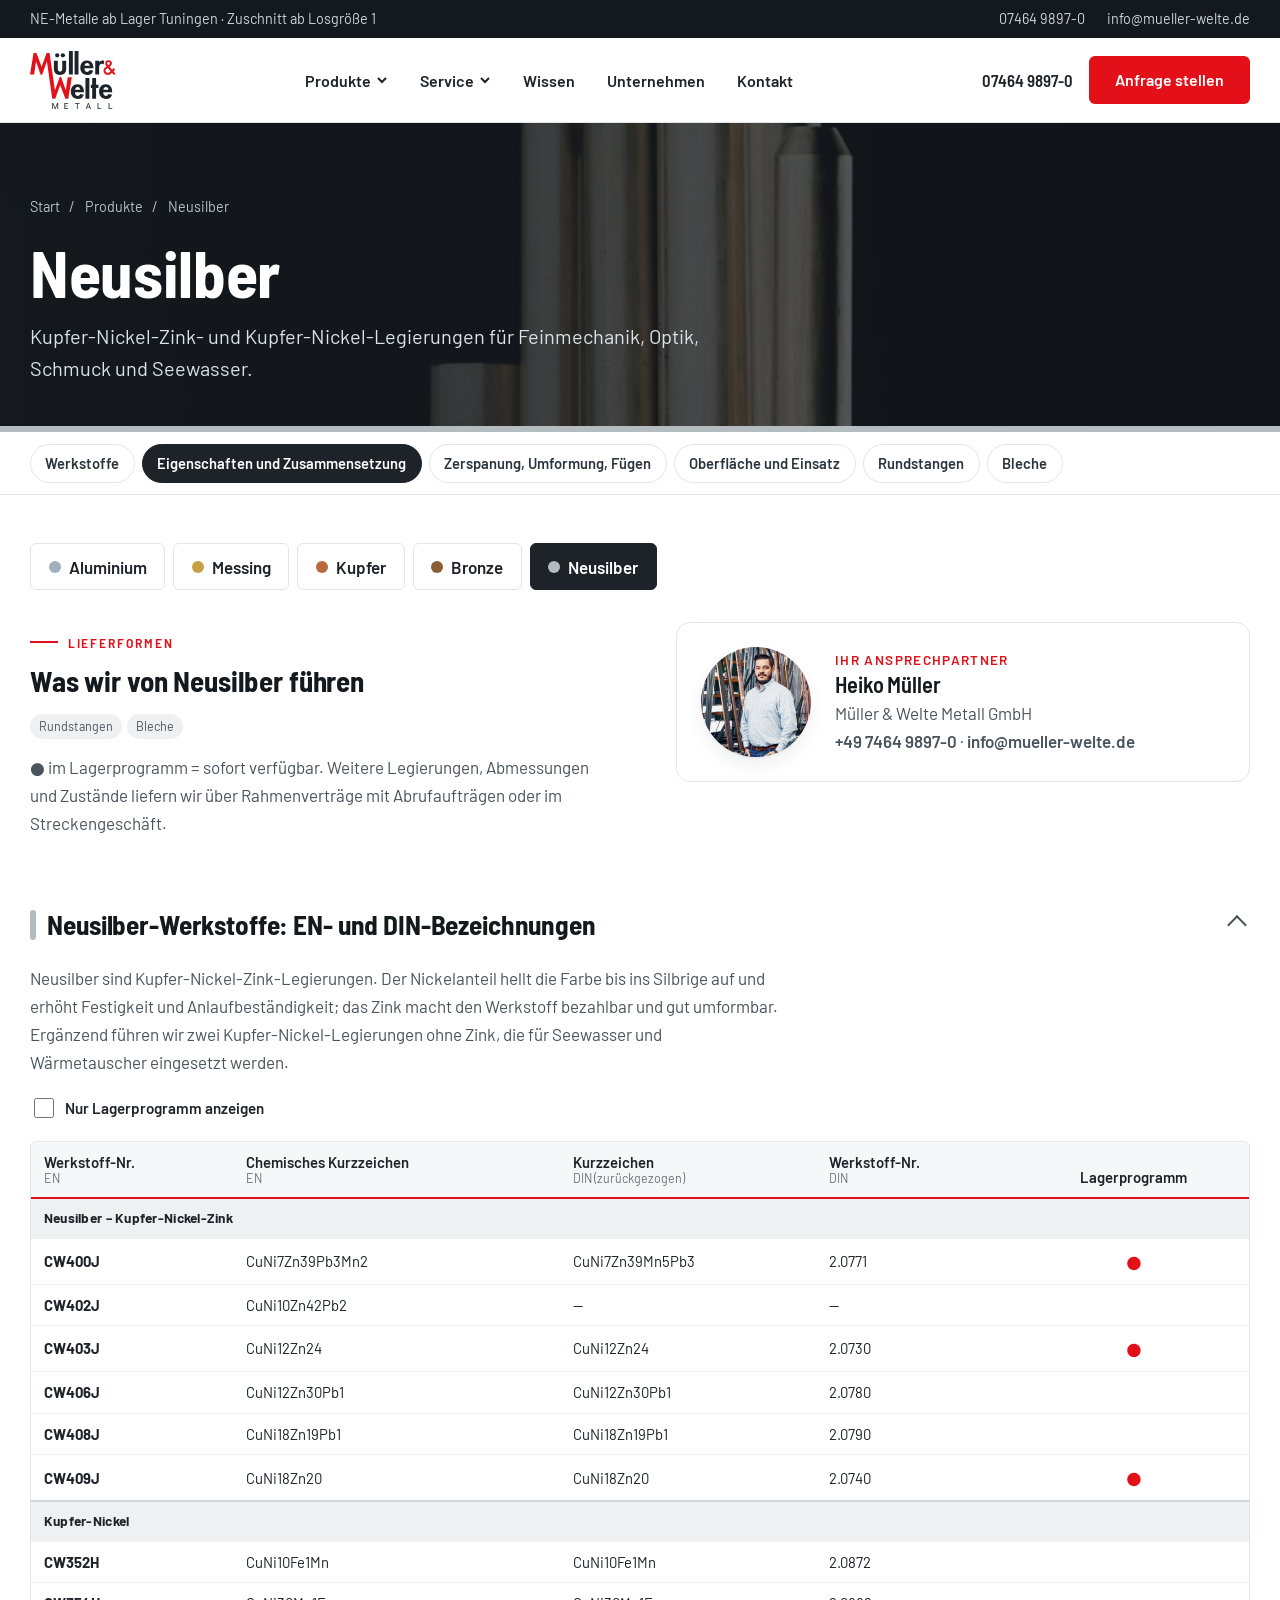
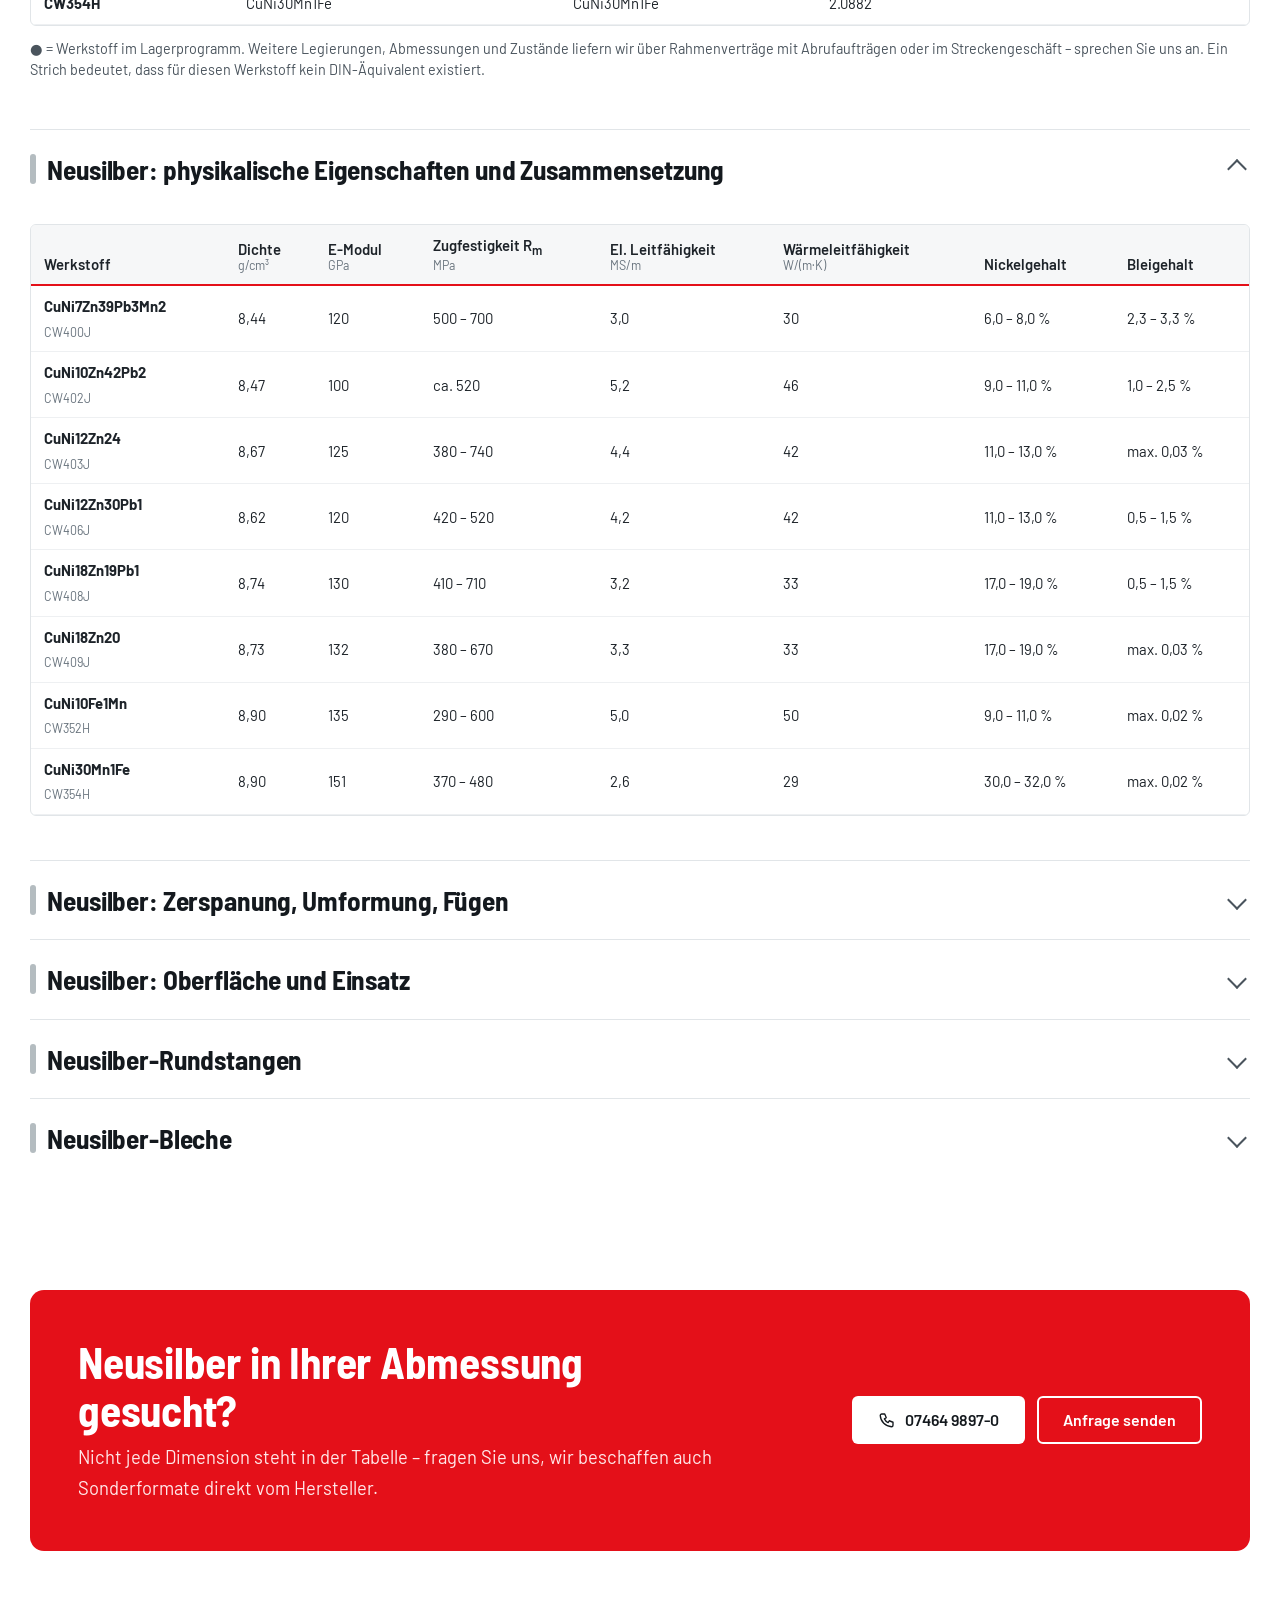
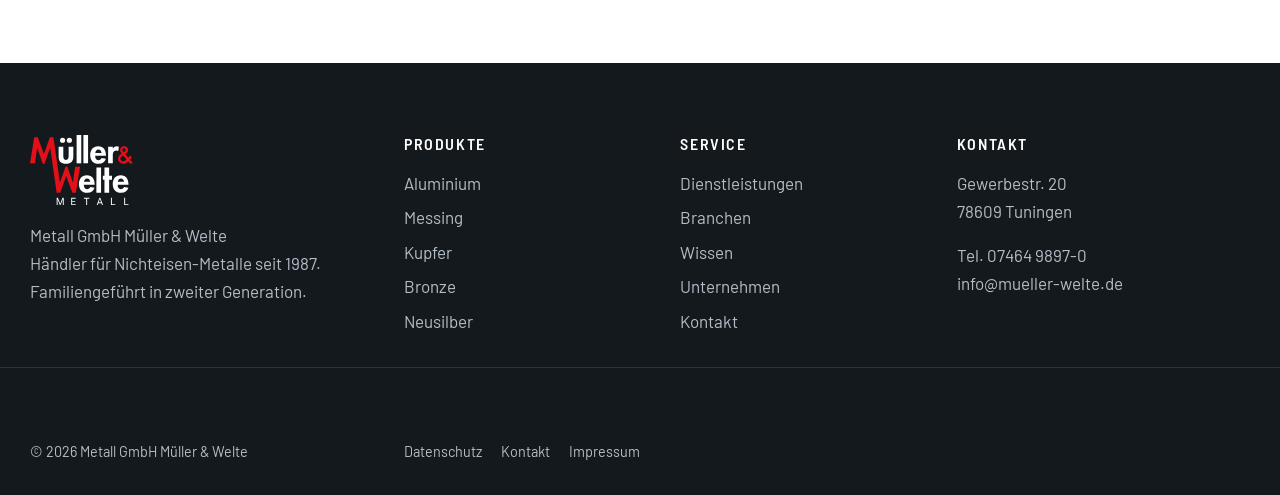
<file: neusilber.html>
<!doctype html>
<html lang="de"><head><meta charset="utf-8"><meta name="viewport" content="width=device-width,initial-scale=1">
<title>Neusilber ab Lager Tuningen | Müller &amp; Welte</title><meta name="description" content="Neusilber: Werkstoffe, Eigenschaften und Lieferformen ab Lager. Zuschnitt ab Losgröße 1.">
<meta property="og:title" content="Neusilber ab Lager Tuningen | Müller &amp; Welte"><meta property="og:description" content="Neusilber: Werkstoffe, Eigenschaften und Lieferformen ab Lager. Zuschnitt ab Losgröße 1."><meta property="og:type" content="website"><meta property="og:image" content="img/20240606_mw_187.jpg">
<meta name="theme-color" content="#1d2329">
<link rel="icon" href="img/favicon.svg" type="image/svg+xml">
<link rel="preconnect" href="https://fonts.googleapis.com"><link rel="preconnect" href="https://fonts.gstatic.com" crossorigin>
<link href="https://fonts.googleapis.com/css2?family=Barlow:wght@400;500;600&amp;family=Barlow+Semi+Condensed:wght@500;600;700&amp;display=swap" rel="stylesheet">
<link rel="stylesheet" href="style.css?v=1791463577"></head>
<body><a class="skip" href="#main">Zum Inhalt springen</a>
<div class="topbar"><div class="wrap"><span>NE-Metalle ab Lager Tuningen · Zuschnitt ab Losgröße 1</span><span><a href="tel:+49746498970">07464 9897-0</a><a href="mailto:info@mueller-welte.de">info@mueller-welte.de</a></span></div></div>
<header class="site"><div class="wrap">
<a class="brand" href="index.html" aria-label="Müller &amp; Welte – Startseite"><img src="img/logo-dunkel.svg" alt="Müller &amp; Welte Metall GmbH" width="86" height="58"></a>
<nav class="main" id="nav" aria-label="Hauptnavigation"><ul><li class="has-sub"><button type="button" aria-expanded="false" aria-haspopup="true" aria-current="page">Produkte<svg width="12" height="12" viewBox="0 0 12 12" aria-hidden="true"><path d="M2 4l4 4 4-4" fill="none" stroke="currentColor" stroke-width="2"/></svg></button><ul class="sub"><li><a href="produkte.html">Alle Werkstoffe</a></li><li><a href="aluminium.html"><span class="dot" style="background:#9fb0be"></span>Aluminium</a></li><li><a href="messing.html"><span class="dot" style="background:#c6a043"></span>Messing</a></li><li><a href="kupfer.html"><span class="dot" style="background:#b9693d"></span>Kupfer</a></li><li><a href="bronze.html"><span class="dot" style="background:#8b5e34"></span>Bronze</a></li><li><a href="neusilber.html"><span class="dot" style="background:#b4bcc0"></span>Neusilber</a></li></ul></li><li class="has-sub"><button type="button" aria-expanded="false" aria-haspopup="true">Service<svg width="12" height="12" viewBox="0 0 12 12" aria-hidden="true"><path d="M2 4l4 4 4-4" fill="none" stroke="currentColor" stroke-width="2"/></svg></button><ul class="sub"><li><a href="dienstleistungen.html">Dienstleistungen</a></li><li><a href="branchen.html">Branchen</a></li></ul></li><li><a href="wissen.html">Wissen</a></li><li><a href="unternehmen.html">Unternehmen</a></li><li><a href="kontakt.html">Kontakt</a></li></ul></nav>
<div class="header-cta"><a class="tel" href="tel:+49746498970">07464 9897-0</a><a class="btn btn-primary" href="kontakt.html">Anfrage stellen</a>
<button class="burger" type="button" aria-label="Menü" aria-expanded="false" aria-controls="nav"><span></span></button></div>
</div></header>
<main id="main"><section class="page-hero" style="--c:#b4bcc0"><img src="img/20240606_mw_155.jpg" alt="" loading="eager"><div class="wrap"><div class="crumbs"><a href="index.html">Start</a> <span>/</span> <a href="produkte.html">Produkte</a> <span>/</span> Neusilber</div><h1>Neusilber</h1><p class="lead">Kupfer-Nickel-Zink- und Kupfer-Nickel-Legierungen für Feinmechanik, Optik, Schmuck und Seewasser.</p></div><div class="stripe"></div></section><div class="chipbar" aria-label="Abschnitte"><div class="wrap"><a class="chip" href="#s0">Werkstoffe</a><a class="chip" href="#s1">Eigenschaften und Zusammensetzung</a><a class="chip" href="#s2">Zerspanung, Umformung, Fügen</a><a class="chip" href="#s3">Oberfläche und Einsatz</a><a class="chip" href="#s4">Rundstangen</a><a class="chip" href="#s5">Bleche</a></div></div><section class="s" style="padding-top:var(--s7)"><div class="wrap">
<div class="mat-switch" aria-label="Werkstoff wechseln"><a href="aluminium.html"><span class="dot" style="background:#9fb0be"></span>Aluminium</a><a href="messing.html"><span class="dot" style="background:#c6a043"></span>Messing</a><a href="kupfer.html"><span class="dot" style="background:#b9693d"></span>Kupfer</a><a href="bronze.html"><span class="dot" style="background:#8b5e34"></span>Bronze</a><a href="neusilber.html" aria-current=page><span class="dot" style="background:#b4bcc0"></span>Neusilber</a></div>
<div class="split" style="margin-bottom:var(--s6);align-items:start"><div><span class="eyebrow">Lieferformen</span><h2 style="font-size:1.8rem">Was wir von Neusilber führen</h2><ul class="tags" style="font-size:1rem"><li>Rundstangen</li><li>Bleche</li></ul><p class="muted">● im Lagerprogramm = sofort verfügbar. Weitere Legierungen, Abmessungen und Zustände liefern wir über Rahmenverträge mit Abrufaufträgen oder im Streckengeschäft.</p></div><div class="person"><img src="img/mw-ansprechpartner-heiko-mueller.jpg" alt="Heiko Müller" width="110" height="110" loading="lazy" decoding="async"><div><p style="font-size:.85rem;text-transform:uppercase;letter-spacing:.1em;font-weight:600;color:var(--accent)">Ihr Ansprechpartner</p><h3>Heiko Müller</h3><p>Müller &amp; Welte Metall GmbH</p><p><a href="tel:+49746498970">+49 7464 9897-0</a> · <a href="mailto:info@mueller-welte.de">info@mueller-welte.de</a></p></div></div></div>
<details class="tsec" id="s0" style="--c:#b4bcc0" open><summary><h2>Neusilber-Werkstoffe: EN- und DIN-Bezeichnungen</h2></summary><div class="tbody"><p class="muted" style="max-width:75ch">Neusilber sind Kupfer-Nickel-Zink-Legierungen. Der Nickelanteil hellt die Farbe bis ins Silbrige auf und erhöht Festigkeit und Anlaufbeständigkeit; das Zink macht den Werkstoff bezahlbar und gut umformbar. Ergänzend führen wir zwei Kupfer-Nickel-Legierungen ohne Zink, die für Seewasser und Wärmetauscher eingesetzt werden.</p><label class="stock-toggle"><input type="checkbox" data-stock-toggle="t0"> Nur Lagerprogramm anzeigen</label><div class="tbl-wrap" id="t0" tabindex="0" role="region" aria-label="Neusilber-Werkstoffe: EN- und DIN-Bezeichnungen"><table class="tbl">
<thead><tr><th>Werkstoff-Nr.<br><small>EN</small></th><th>Chemisches Kurzzeichen<br><small>EN</small></th><th>Kurzzeichen<br><small>DIN (zurückgezogen)</small></th><th>Werkstoff-Nr.<br><small>DIN</small></th><th class="text-center">Lager&shy;programm</th></tr></thead>
<tbody>
<tr class="grp"><td colspan="5"><strong>Neusilber – Kupfer-Nickel-Zink</strong></td></tr>
<tr><td><strong>CW400J</strong></td><td>CuNi7Zn39Pb3Mn2</td><td>CuNi7Zn39Mn5Pb3</td><td>2.0771</td><td class="text-center">●</td></tr>
<tr><td><strong>CW402J</strong></td><td>CuNi10Zn42Pb2</td><td>—</td><td>—</td><td class="text-center"></td></tr>
<tr><td><strong>CW403J</strong></td><td>CuNi12Zn24</td><td>CuNi12Zn24</td><td>2.0730</td><td class="text-center">●</td></tr>
<tr><td><strong>CW406J</strong></td><td>CuNi12Zn30Pb1</td><td>CuNi12Zn30Pb1</td><td>2.0780</td><td class="text-center"></td></tr>
<tr><td><strong>CW408J</strong></td><td>CuNi18Zn19Pb1</td><td>CuNi18Zn19Pb1</td><td>2.0790</td><td class="text-center"></td></tr>
<tr><td><strong>CW409J</strong></td><td>CuNi18Zn20</td><td>CuNi18Zn20</td><td>2.0740</td><td class="text-center">●</td></tr>
<tr class="grp"><td colspan="5"><strong>Kupfer-Nickel</strong></td></tr>
<tr><td><strong>CW352H</strong></td><td>CuNi10Fe1Mn</td><td>CuNi10Fe1Mn</td><td>2.0872</td><td class="text-center"></td></tr>
<tr><td><strong>CW354H</strong></td><td>CuNi30Mn1Fe</td><td>CuNi30Mn1Fe</td><td>2.0882</td><td class="text-center"></td></tr>
</tbody>
</table></div><p class="note">● = Werkstoff im Lagerprogramm. Weitere Legierungen, Abmessungen und Zustände liefern wir über Rahmenverträge mit Abrufaufträgen oder im Streckengeschäft – sprechen Sie uns an. Ein Strich bedeutet, dass für diesen Werkstoff kein DIN-Äquivalent existiert.</p></div></details><details class="tsec" id="s1" style="--c:#b4bcc0" open><summary><h2>Neusilber: physikalische Eigenschaften und Zusammensetzung</h2></summary><div class="tbody"><div class="tbl-wrap" id="t1" tabindex="0" role="region" aria-label="Neusilber: physikalische Eigenschaften und Zusammensetzung"><table class="tbl">
<thead><tr><th>Werkstoff</th><th>Dichte<br><small>g/cm³</small></th><th>E-Modul<br><small>GPa</small></th><th>Zugfestigkeit R<sub>m</sub><br><small>MPa</small></th><th>El. Leit&shy;fähigkeit<br><small>MS/m</small></th><th>Wärmeleit&shy;fähigkeit<br><small>W/(m·K)</small></th><th>Nickel&shy;gehalt</th><th>Blei&shy;gehalt</th></tr></thead>
<tbody>
<tr><td><strong>CuNi7Zn39Pb3Mn2</strong><br><small>CW400J</small></td><td>8,44</td><td>120</td><td>500 – 700</td><td>3,0</td><td>30</td><td>6,0 – 8,0 %</td><td>2,3 – 3,3 %</td></tr>
<tr><td><strong>CuNi10Zn42Pb2</strong><br><small>CW402J</small></td><td>8,47</td><td>100</td><td>ca. 520</td><td>5,2</td><td>46</td><td>9,0 – 11,0 %</td><td>1,0 – 2,5 %</td></tr>
<tr><td><strong>CuNi12Zn24</strong><br><small>CW403J</small></td><td>8,67</td><td>125</td><td>380 – 740</td><td>4,4</td><td>42</td><td>11,0 – 13,0 %</td><td>max. 0,03 %</td></tr>
<tr><td><strong>CuNi12Zn30Pb1</strong><br><small>CW406J</small></td><td>8,62</td><td>120</td><td>420 – 520</td><td>4,2</td><td>42</td><td>11,0 – 13,0 %</td><td>0,5 – 1,5 %</td></tr>
<tr><td><strong>CuNi18Zn19Pb1</strong><br><small>CW408J</small></td><td>8,74</td><td>130</td><td>410 – 710</td><td>3,2</td><td>33</td><td>17,0 – 19,0 %</td><td>0,5 – 1,5 %</td></tr>
<tr><td><strong>CuNi18Zn20</strong><br><small>CW409J</small></td><td>8,73</td><td>132</td><td>380 – 670</td><td>3,3</td><td>33</td><td>17,0 – 19,0 %</td><td>max. 0,03 %</td></tr>
<tr><td><strong>CuNi10Fe1Mn</strong><br><small>CW352H</small></td><td>8,90</td><td>135</td><td>290 – 600</td><td>5,0</td><td>50</td><td>9,0 – 11,0 %</td><td>max. 0,02 %</td></tr>
<tr><td><strong>CuNi30Mn1Fe</strong><br><small>CW354H</small></td><td>8,90</td><td>151</td><td>370 – 480</td><td>2,6</td><td>29</td><td>30,0 – 32,0 %</td><td>max. 0,02 %</td></tr>
</tbody>
</table></div></div></details><details class="tsec" id="s2" style="--c:#b4bcc0"><summary><h2>Neusilber: Zerspanung, Umformung, Fügen</h2></summary><div class="tbody"><div class="tbl-wrap" id="t2" tabindex="0" role="region" aria-label="Neusilber: Zerspanung, Umformung, Fügen"><table class="tbl">
<thead><tr><th>Werkstoff</th><th>Zerspan&shy;barkeit</th><th>Kalt&shy;umformen</th><th>Warm&shy;umformen</th><th>Hartlöten</th><th>Weichlöten</th><th>Schweißen</th></tr></thead>
<tbody>
<tr><td><strong>CuNi7Zn39Pb3Mn2</strong><br><small>CW400J</small></td><td>sehr gut</td><td>weniger geeignet</td><td>gut</td><td>befriedigend</td><td>gut</td><td>befriedigend</td></tr>
<tr><td><strong>CuNi10Zn42Pb2</strong><br><small>CW402J</small></td><td>gut</td><td>—</td><td>sehr gut</td><td>—</td><td>—</td><td>—</td></tr>
<tr><td><strong>CuNi12Zn24</strong><br><small>CW403J</small></td><td>weniger geeignet</td><td>sehr gut</td><td>befriedigend</td><td>sehr gut</td><td>sehr gut</td><td>sehr gut</td></tr>
<tr><td><strong>CuNi12Zn30Pb1</strong><br><small>CW406J</small></td><td>gut</td><td>befriedigend</td><td>weniger geeignet</td><td>befriedigend</td><td>sehr gut</td><td>befriedigend</td></tr>
<tr><td><strong>CuNi18Zn19Pb1</strong><br><small>CW408J</small></td><td>gut</td><td>befriedigend</td><td>weniger geeignet</td><td>befriedigend</td><td>sehr gut</td><td>befriedigend</td></tr>
<tr><td><strong>CuNi18Zn20</strong><br><small>CW409J</small></td><td>weniger geeignet</td><td>sehr gut</td><td>befriedigend</td><td>sehr gut</td><td>sehr gut</td><td>befriedigend</td></tr>
<tr><td><strong>CuNi10Fe1Mn</strong><br><small>CW352H</small></td><td>weniger geeignet</td><td>sehr gut</td><td>gut</td><td>sehr gut</td><td>sehr gut</td><td>sehr gut</td></tr>
<tr><td><strong>CuNi30Mn1Fe</strong><br><small>CW354H</small></td><td>weniger geeignet</td><td>gut</td><td>gut</td><td>gut</td><td>gut</td><td>sehr gut</td></tr>
</tbody>
</table></div><p class="note"><strong>Bewertungsskala:</strong> sehr gut · gut · befriedigend · ausreichend · weniger geeignet · nicht geeignet. Die Angaben sind Anhaltswerte für die Werkstoffauswahl und ersetzen keine Bauteilerprobung. Ein Strich bedeutet, dass für diesen Werkstoff kein belastbarer Wert vorliegt.</p></div></details><details class="tsec" id="s3" style="--c:#b4bcc0"><summary><h2>Neusilber: Oberfläche und Einsatz</h2></summary><div class="tbody"><div class="tbl-wrap" id="t3" tabindex="0" role="region" aria-label="Neusilber: Oberfläche und Einsatz"><table class="tbl">
<thead><tr><th>Werkstoff</th><th>Polier&shy;barkeit</th><th>Anlauf&shy;beständigkeit</th><th>Typischer Einsatz</th></tr></thead>
<tbody>
<tr><td><strong>CuNi7Zn39Pb3Mn2</strong><br><small>CW400J</small></td><td>gut</td><td>—</td><td>Präzisionsdrehteile, Warmpressteile</td></tr>
<tr><td><strong>CuNi10Zn42Pb2</strong><br><small>CW402J</small></td><td>—</td><td>gut</td><td>Warmpressteile, Schlüssel, Beschläge</td></tr>
<tr><td><strong>CuNi12Zn24</strong><br><small>CW403J</small></td><td>sehr gut</td><td>gut</td><td>Brillenteile, Tiefziehteile</td></tr>
<tr><td><strong>CuNi12Zn30Pb1</strong><br><small>CW406J</small></td><td>befriedigend</td><td>—</td><td>Spanend gefertigte Präzisionsteile</td></tr>
<tr><td><strong>CuNi18Zn19Pb1</strong><br><small>CW408J</small></td><td>gut</td><td>—</td><td>Brillenscharniere, Präzisionsdrehteile</td></tr>
<tr><td><strong>CuNi18Zn20</strong><br><small>CW409J</small></td><td>sehr gut</td><td>gut</td><td>Besteck, Musikinstrumente, Federn</td></tr>
<tr><td><strong>CuNi10Fe1Mn</strong><br><small>CW352H</small></td><td>gut</td><td>—</td><td>Seewasserleitungen, Wärmetauscher</td></tr>
<tr><td><strong>CuNi30Mn1Fe</strong><br><small>CW354H</small></td><td>—</td><td>—</td><td>Meerwasserleitungen, Kondensatoren</td></tr>
</tbody>
</table></div><p class="note">Bei Erzeugnissen mit direktem und länger andauerndem Hautkontakt – Brillenteile, Schmuck, Uhrengehäuse, Knöpfe, Reißverschlüsse – begrenzt die REACH-Verordnung Anhang XVII Eintrag 27 die Nickelfreisetzung auf 0,5&nbsp;µg/cm² je Woche. Der Nachweis erfolgt nach EN 1811, bei Bedarf mit vorgeschalteter Verschleißsimulation nach EN 12472. Die Angabe „Schweißen" bezieht sich auf das Schutzgasschweißen; Widerstandsschweißen ist bei den Neusilbersorten durchweg günstiger zu bewerten.</p></div></details><details class="tsec" id="s4" style="--c:#b4bcc0"><summary><h2>Neusilber-Rundstangen</h2></summary><div class="tbody"><div class="tbl-wrap" id="t4" tabindex="0" role="region" aria-label="Neusilber-Rundstangen"><table class="tbl">
<thead class="sw-text-editor-table__head fixedtwo">
<tr class="sw-text-editor-table__row">
<td class="sw-text-editor-table__col">mm
<div class="sw-text-editor-table__col-selector" contenteditable="false">&nbsp;</div>
</td>
<td class="sw-text-editor-table__col">kg/m
<div class="sw-text-editor-table__col-selector" contenteditable="false">&nbsp;</div>
</td>
<td class="sw-text-editor-table__col"><strong>CuNi7Zn39Pb3Mn2<br>F59 CW400J</strong><br>
<div class="sw-text-editor-table__col-selector" contenteditable="false">&nbsp;</div>
</td>
</tr>
</thead>
<tbody class="sw-text-editor-table__body fixedtwo">
<tr class="sw-text-editor-table__row">
<td class="sw-text-editor-table__col">0,6</td>
<td class="sw-text-editor-table__col">0,003</td>
<td class="sw-text-editor-table__col">●</td>
</tr>
<tr class="sw-text-editor-table__row">
<td class="sw-text-editor-table__col">0,8</td>
<td class="sw-text-editor-table__col">0,005</td>
<td class="sw-text-editor-table__col">●</td>
</tr>
<tr class="sw-text-editor-table__row">
<td class="sw-text-editor-table__col">1,0</td>
<td class="sw-text-editor-table__col">0,007</td>
<td class="sw-text-editor-table__col">●</td>
</tr>
<tr class="sw-text-editor-table__row">
<td class="sw-text-editor-table__col">1,2</td>
<td class="sw-text-editor-table__col">0,010</td>
<td class="sw-text-editor-table__col">●</td>
</tr>
<tr class="sw-text-editor-table__row">
<td class="sw-text-editor-table__col">1,5</td>
<td class="sw-text-editor-table__col">0,015</td>
<td class="sw-text-editor-table__col">●</td>
</tr>
<tr class="sw-text-editor-table__row">
<td class="sw-text-editor-table__col">2,0</td>
<td class="sw-text-editor-table__col">0,028</td>
<td class="sw-text-editor-table__col">●</td>
</tr>
<tr class="sw-text-editor-table__row">
<td class="sw-text-editor-table__col">2,5</td>
<td class="sw-text-editor-table__col">0,044</td>
<td class="sw-text-editor-table__col">●</td>
</tr>
<tr class="sw-text-editor-table__row">
<td class="sw-text-editor-table__col">3,0</td>
<td class="sw-text-editor-table__col">0,061</td>
<td class="sw-text-editor-table__col">●</td>
</tr>
<tr class="sw-text-editor-table__row">
<td class="sw-text-editor-table__col">4,0</td>
<td class="sw-text-editor-table__col">0,109</td>
<td class="sw-text-editor-table__col">●</td>
</tr>
<tr class="sw-text-editor-table__row">
<td class="sw-text-editor-table__col">5,0</td>
<td class="sw-text-editor-table__col">0,170</td>
<td class="sw-text-editor-table__col">●</td>
</tr>
<tr class="sw-text-editor-table__row">
<td class="sw-text-editor-table__col">5,5</td>
<td class="sw-text-editor-table__col">0,210</td>
<td class="sw-text-editor-table__col">○</td>
</tr>
<tr class="sw-text-editor-table__row">
<td class="sw-text-editor-table__col">6,0</td>
<td class="sw-text-editor-table__col">0,245</td>
<td class="sw-text-editor-table__col">●</td>
</tr>
<tr class="sw-text-editor-table__row">
<td class="sw-text-editor-table__col">6,5</td>
<td class="sw-text-editor-table__col">0,282</td>
<td class="sw-text-editor-table__col">○</td>
</tr>
<tr class="sw-text-editor-table__row">
<td class="sw-text-editor-table__col">7,0</td>
<td class="sw-text-editor-table__col">0,334</td>
<td class="sw-text-editor-table__col">●</td>
</tr>
<tr class="sw-text-editor-table__row">
<td class="sw-text-editor-table__col">8,0</td>
<td class="sw-text-editor-table__col">0,436</td>
<td class="sw-text-editor-table__col">●</td>
</tr>
<tr class="sw-text-editor-table__row">
<td class="sw-text-editor-table__col">9,0</td>
<td class="sw-text-editor-table__col">0,557</td>
<td class="sw-text-editor-table__col">●</td>
</tr>
<tr class="sw-text-editor-table__row">
<td class="sw-text-editor-table__col">10,0</td>
<td class="sw-text-editor-table__col">0,681</td>
<td class="sw-text-editor-table__col">●</td>
</tr>
<tr class="sw-text-editor-table__row">
<td class="sw-text-editor-table__col">11,0</td>
<td class="sw-text-editor-table__col">0,837</td>
<td class="sw-text-editor-table__col">●</td>
</tr>
<tr class="sw-text-editor-table__row">
<td class="sw-text-editor-table__col">12,0</td>
<td class="sw-text-editor-table__col">0,981</td>
<td class="sw-text-editor-table__col">●</td>
</tr>
<tr class="sw-text-editor-table__row">
<td class="sw-text-editor-table__col">13,0</td>
<td class="sw-text-editor-table__col">1,140</td>
<td class="sw-text-editor-table__col">●</td>
</tr>
<tr class="sw-text-editor-table__row">
<td class="sw-text-editor-table__col">14,0</td>
<td class="sw-text-editor-table__col">1,325</td>
<td class="sw-text-editor-table__col">●</td>
</tr>
<tr class="sw-text-editor-table__row">
<td class="sw-text-editor-table__col">15,0</td>
<td class="sw-text-editor-table__col">1,520</td>
<td class="sw-text-editor-table__col">●</td>
</tr>
<tr class="sw-text-editor-table__row">
<td class="sw-text-editor-table__col">16,0</td>
<td class="sw-text-editor-table__col">1,744</td>
<td class="sw-text-editor-table__col">●</td>
</tr>
<tr class="sw-text-editor-table__row">
<td class="sw-text-editor-table__col">18,0</td>
<td class="sw-text-editor-table__col">2,207</td>
<td class="sw-text-editor-table__col">●</td>
</tr>
<tr class="sw-text-editor-table__row">
<td class="sw-text-editor-table__col">20,0</td>
<td class="sw-text-editor-table__col">2,724</td>
<td class="sw-text-editor-table__col">○</td>
</tr>
<tr class="sw-text-editor-table__row">
<td class="sw-text-editor-table__col">21,0</td>
<td class="sw-text-editor-table__col">2,944</td>
<td class="sw-text-editor-table__col">○</td>
</tr>
<tr class="sw-text-editor-table__row">
<td class="sw-text-editor-table__col">22,0</td>
<td class="sw-text-editor-table__col">3,200</td>
<td class="sw-text-editor-table__col">○</td>
</tr>
<tr class="sw-text-editor-table__row">
<td class="sw-text-editor-table__col">25,0</td>
<td class="sw-text-editor-table__col">4,160</td>
<td class="sw-text-editor-table__col">○</td>
</tr>
<tr class="sw-text-editor-table__row">
<td class="sw-text-editor-table__col">30,0</td>
<td class="sw-text-editor-table__col">6,100</td>
<td class="sw-text-editor-table__col">○</td>
</tr>
<tr class="sw-text-editor-table__row">
<td class="sw-text-editor-table__col">35,0</td>
<td class="sw-text-editor-table__col">8,188</td>
<td class="sw-text-editor-table__col">○</td>
</tr>
<tr class="sw-text-editor-table__row">
<td class="sw-text-editor-table__col">40,0</td>
<td class="sw-text-editor-table__col">11,000</td>
<td class="sw-text-editor-table__col">○</td>
</tr>
<tr class="sw-text-editor-table__row">
<td class="sw-text-editor-table__col">50,0</td>
<td class="sw-text-editor-table__col">16,700</td>
<td class="sw-text-editor-table__col">○</td>
</tr>
</tbody>
</table></div></div></details><details class="tsec" id="s5" style="--c:#b4bcc0"><summary><h2>Neusilber-Bleche</h2></summary><div class="tbody"><div class="tbl-wrap" id="t5" tabindex="0" role="region" aria-label="Neusilber-Bleche"><table class="tbl">
<thead class="sw-text-editor-table__head fixedtwo">
<tr class="sw-text-editor-table__row">
<td class="sw-text-editor-table__col">mm
<div class="sw-text-editor-table__col-selector" contenteditable="false">&nbsp;</div>
</td>
<td class="sw-text-editor-table__col">kg/m²
<div class="sw-text-editor-table__col-selector" contenteditable="false">&nbsp;</div>
</td>
<td class="sw-text-editor-table__col"><strong>CuNi18Zn20<br>CW409J<br>HV160–200 federhart/hart</strong><br>Format 300 x 2000 mm<br>
<div class="sw-text-editor-table__col-selector" contenteditable="false">&nbsp;</div>
</td>
<td class="sw-text-editor-table__col"><strong>CuNi12Zn24<br>CW403J<br>R360 weich</strong><br>Format 600 x 2000 mm<br>
<div class="sw-text-editor-table__col-selector" contenteditable="false">&nbsp;</div>
</td>
</tr>
</thead>
<tbody class="sw-text-editor-table__body fixedtwo">
<tr class="sw-text-editor-table__row">
<td class="sw-text-editor-table__col">0,10</td>
<td class="sw-text-editor-table__col">0,880</td>
<td class="sw-text-editor-table__col">●</td>
<td class="sw-text-editor-table__col">&nbsp;</td>
</tr>
<tr class="sw-text-editor-table__row">
<td class="sw-text-editor-table__col">0,15</td>
<td class="sw-text-editor-table__col">1,320</td>
<td class="sw-text-editor-table__col">●</td>
<td class="sw-text-editor-table__col">&nbsp;</td>
</tr>
<tr class="sw-text-editor-table__row">
<td class="sw-text-editor-table__col">0,20</td>
<td class="sw-text-editor-table__col">1,750</td>
<td class="sw-text-editor-table__col">●</td>
<td class="sw-text-editor-table__col">&nbsp;</td>
</tr>
<tr class="sw-text-editor-table__row">
<td class="sw-text-editor-table__col">0,30</td>
<td class="sw-text-editor-table__col">2,630</td>
<td class="sw-text-editor-table__col">●</td>
<td class="sw-text-editor-table__col">&nbsp;</td>
</tr>
<tr class="sw-text-editor-table__row">
<td class="sw-text-editor-table__col">0,40</td>
<td class="sw-text-editor-table__col">3,500</td>
<td class="sw-text-editor-table__col">○</td>
<td class="sw-text-editor-table__col">○</td>
</tr>
<tr class="sw-text-editor-table__row">
<td class="sw-text-editor-table__col">0,50</td>
<td class="sw-text-editor-table__col">4,380</td>
<td class="sw-text-editor-table__col">●</td>
<td class="sw-text-editor-table__col">○</td>
</tr>
<tr class="sw-text-editor-table__row">
<td class="sw-text-editor-table__col">0,60</td>
<td class="sw-text-editor-table__col">5,250</td>
<td class="sw-text-editor-table__col">&nbsp;</td>
<td class="sw-text-editor-table__col">○</td>
</tr>
<tr class="sw-text-editor-table__row">
<td class="sw-text-editor-table__col">0,70</td>
<td class="sw-text-editor-table__col">6,070</td>
<td class="sw-text-editor-table__col">&nbsp;</td>
<td class="sw-text-editor-table__col">○</td>
</tr>
<tr class="sw-text-editor-table__row">
<td class="sw-text-editor-table__col">0,80</td>
<td class="sw-text-editor-table__col">7,000</td>
<td class="sw-text-editor-table__col">●</td>
<td class="sw-text-editor-table__col">○</td>
</tr>
<tr class="sw-text-editor-table__row">
<td class="sw-text-editor-table__col">1,00</td>
<td class="sw-text-editor-table__col">8,750</td>
<td class="sw-text-editor-table__col">&nbsp;</td>
<td class="sw-text-editor-table__col">○</td>
</tr>
<tr class="sw-text-editor-table__row">
<td class="sw-text-editor-table__col">1,20</td>
<td class="sw-text-editor-table__col">10,400</td>
<td class="sw-text-editor-table__col">&nbsp;</td>
<td class="sw-text-editor-table__col">○</td>
</tr>
<tr class="sw-text-editor-table__row">
<td class="sw-text-editor-table__col">1,40</td>
<td class="sw-text-editor-table__col">11,900</td>
<td class="sw-text-editor-table__col">&nbsp;</td>
<td class="sw-text-editor-table__col">○</td>
</tr>
<tr class="sw-text-editor-table__row">
<td class="sw-text-editor-table__col">1,50</td>
<td class="sw-text-editor-table__col">13,000</td>
<td class="sw-text-editor-table__col">○</td>
<td class="sw-text-editor-table__col">○</td>
</tr>
<tr class="sw-text-editor-table__row">
<td class="sw-text-editor-table__col">1,60</td>
<td class="sw-text-editor-table__col">13,600</td>
<td class="sw-text-editor-table__col">&nbsp;</td>
<td class="sw-text-editor-table__col">○</td>
</tr>
<tr class="sw-text-editor-table__row">
<td class="sw-text-editor-table__col">1,80</td>
<td class="sw-text-editor-table__col">15,300</td>
<td class="sw-text-editor-table__col">&nbsp;</td>
<td class="sw-text-editor-table__col">○</td>
</tr>
<tr class="sw-text-editor-table__row">
<td class="sw-text-editor-table__col">2,00</td>
<td class="sw-text-editor-table__col">17,340</td>
<td class="sw-text-editor-table__col">&nbsp;</td>
<td class="sw-text-editor-table__col">○</td>
</tr>
<tr class="sw-text-editor-table__row">
<td class="sw-text-editor-table__col">2,20</td>
<td class="sw-text-editor-table__col">18,700</td>
<td class="sw-text-editor-table__col">&nbsp;</td>
<td class="sw-text-editor-table__col">○</td>
</tr>
<tr class="sw-text-editor-table__row">
<td class="sw-text-editor-table__col">2,50</td>
<td class="sw-text-editor-table__col">21,680</td>
<td class="sw-text-editor-table__col">&nbsp;</td>
<td class="sw-text-editor-table__col">○</td>
</tr>
<tr class="sw-text-editor-table__row">
<td class="sw-text-editor-table__col">3,00</td>
<td class="sw-text-editor-table__col">26,000</td>
<td class="sw-text-editor-table__col">&nbsp;</td>
<td class="sw-text-editor-table__col">○</td>
</tr>
<tr class="sw-text-editor-table__row">
<td class="sw-text-editor-table__col">3,50</td>
<td class="sw-text-editor-table__col">30,340</td>
<td class="sw-text-editor-table__col">&nbsp;</td>
<td class="sw-text-editor-table__col">○</td>
</tr>
<tr class="sw-text-editor-table__row">
<td class="sw-text-editor-table__col">4,00</td>
<td class="sw-text-editor-table__col">34,000</td>
<td class="sw-text-editor-table__col">&nbsp;</td>
<td class="sw-text-editor-table__col">○</td>
</tr>
<tr class="sw-text-editor-table__row">
<td class="sw-text-editor-table__col">5,00</td>
<td class="sw-text-editor-table__col">42,500</td>
<td class="sw-text-editor-table__col">&nbsp;</td>
<td class="sw-text-editor-table__col">○</td>
</tr>
</tbody>
</table></div></div></details></div></section><section class="s" style="padding-top:0"><div class="wrap"><div class="cta-band rv"><div><h2>Neusilber in Ihrer Abmessung gesucht?</h2><p>Nicht jede Dimension steht in der Tabelle – fragen Sie uns, wir beschaffen auch Sonderformate direkt vom Hersteller.</p></div>
<div class="acts"><a class="btn" href="tel:+49746498970"><svg viewBox="0 0 24 24" fill="none" stroke="currentColor" stroke-width="1.8" stroke-linecap="round" stroke-linejoin="round" aria-hidden="true"><path d="M5 4h4l2 5-2.5 1.5a11 11 0 0 0 5 5L15 13l5 2v4a2 2 0 0 1-2 2A16 16 0 0 1 3 6a2 2 0 0 1 2-2z"/></svg> 07464 9897-0</a><a class="btn o" href="kontakt.html">Anfrage senden</a></div></div></div></section></main>
<footer class="site"><div class="wrap">
<div><a class="brand" href="index.html"><img src="img/logo-weiss.svg" alt="Müller &amp; Welte" width="103" height="70"></a>
<p>Metall GmbH Müller &amp; Welte<br>Händler für Nichteisen-Metalle seit 1987. Familiengeführt in zweiter Generation.</p></div>
<div><h4>Produkte</h4><ul><li><a href="aluminium.html">Aluminium</a></li><li><a href="messing.html">Messing</a></li><li><a href="kupfer.html">Kupfer</a></li><li><a href="bronze.html">Bronze</a></li><li><a href="neusilber.html">Neusilber</a></li></ul></div>
<div><h4>Service</h4><ul><li><a href="dienstleistungen.html">Dienstleistungen</a></li><li><a href="branchen.html">Branchen</a></li><li><a href="wissen.html">Wissen</a></li><li><a href="unternehmen.html">Unternehmen</a></li><li><a href="kontakt.html">Kontakt</a></li></ul></div>
<div><h4>Kontakt</h4><address class="addr" style="font-style:normal"><p>Gewerbestr. 20<br>78609 Tuningen</p><p>Tel. <a href="tel:+49746498970">07464 9897-0</a><br><a href="mailto:info@mueller-welte.de">info@mueller-welte.de</a></p></address></div>
</div><div class="legal"><div class="wrap"><span>© 2026 Metall GmbH Müller &amp; Welte</span><span><a href="datenschutz.html">Datenschutz</a><a href="kontakt.html">Kontakt</a><a href="impressum.html">Impressum</a></span></div></div></footer>
<script src="main.js?v=1791463577"></script></body></html>
</file>
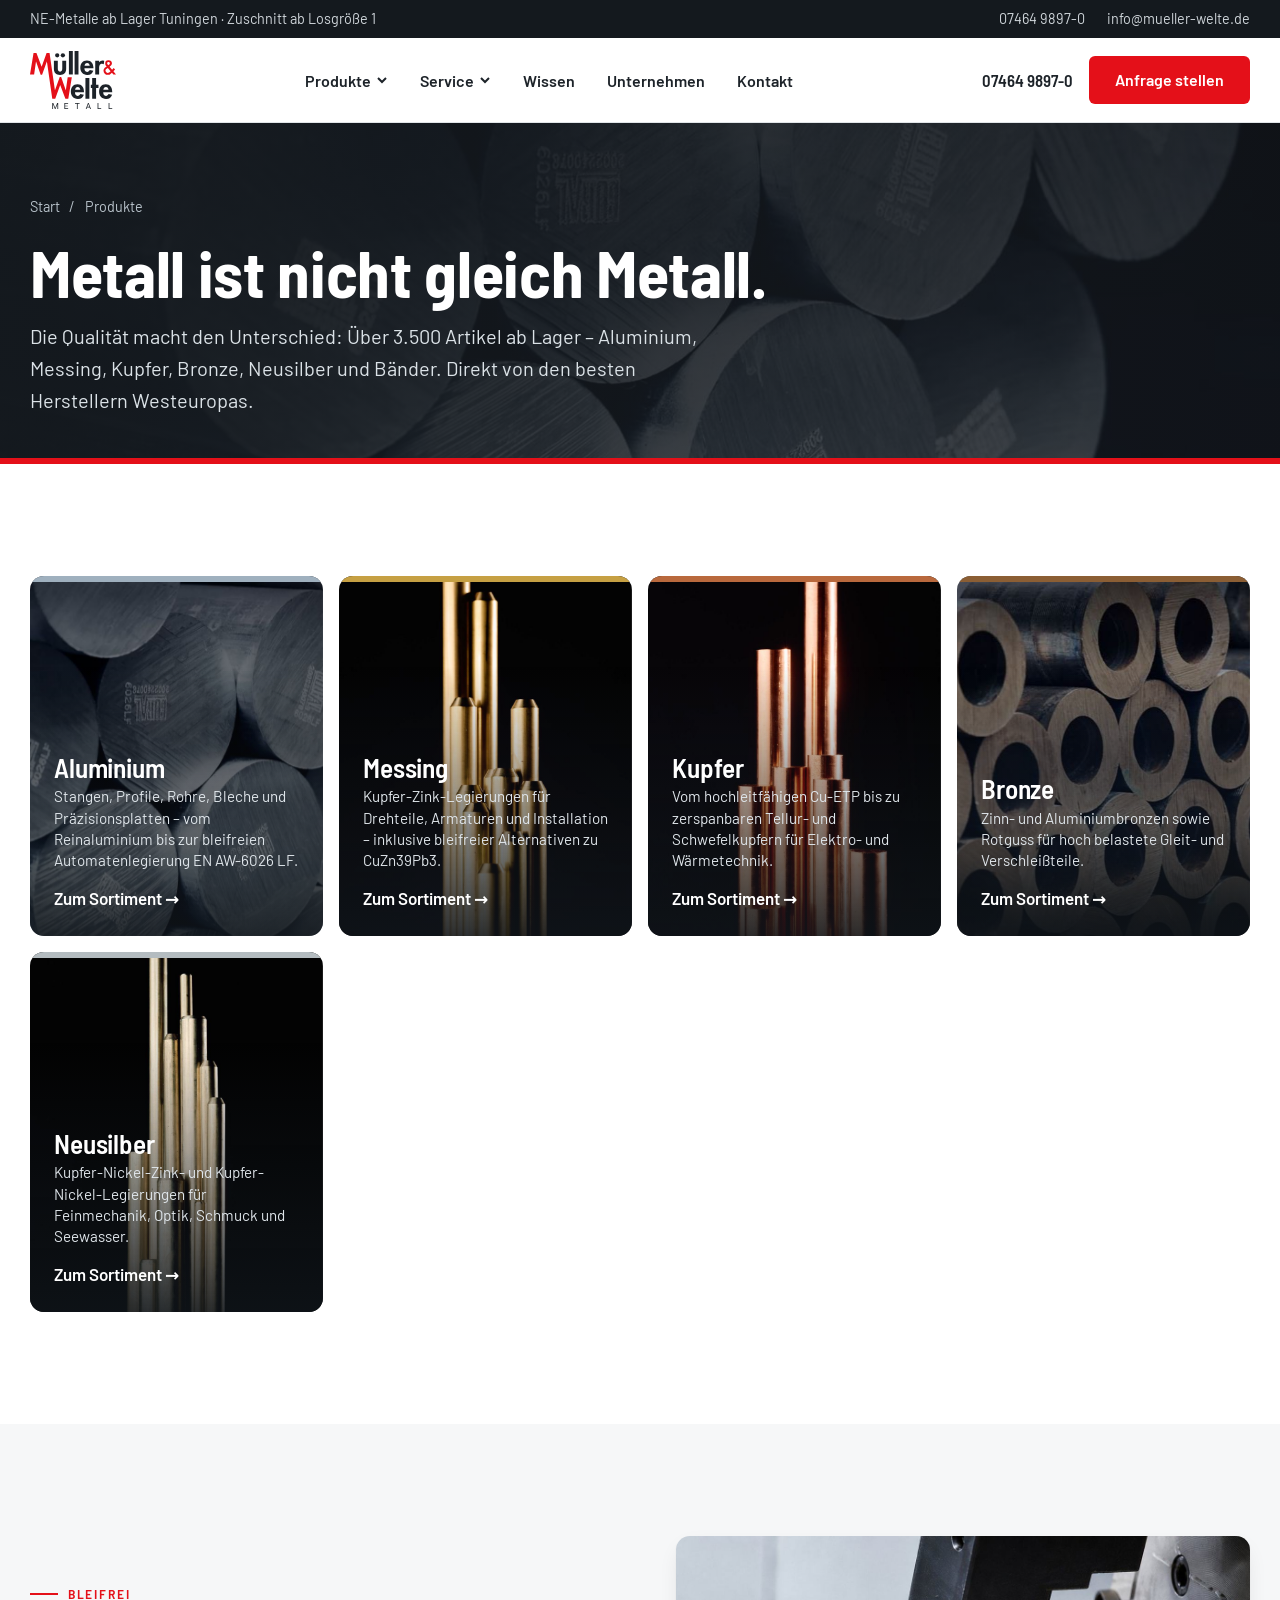
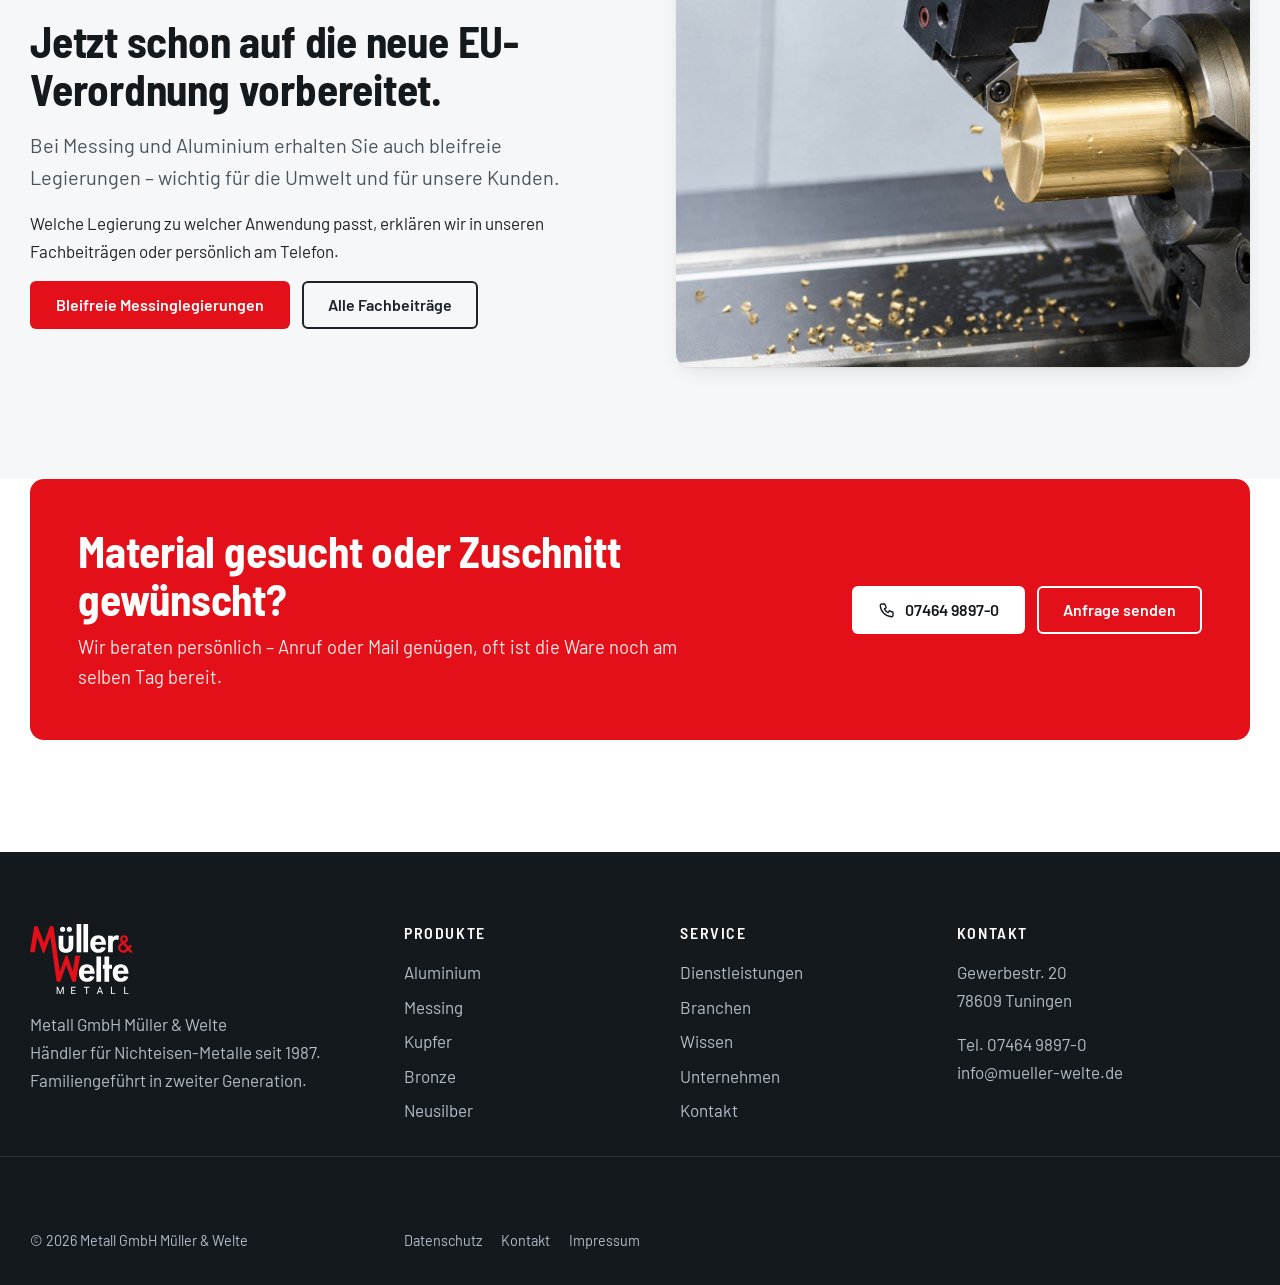
<file: produkte.html>
<!doctype html>
<html lang="de"><head><meta charset="utf-8"><meta name="viewport" content="width=device-width,initial-scale=1">
<title>Produkte | Aluminium, Messing, Kupfer, Bronze, Neusilber | Müller &amp; Welte</title><meta name="description" content="Alle Werkstoffe im Überblick: Aluminium, Messing, Kupfer, Bronze und Neusilber ab Lager Tuningen.">
<meta property="og:title" content="Produkte | Aluminium, Messing, Kupfer, Bronze, Neusilber | Müller &amp; Welte"><meta property="og:description" content="Alle Werkstoffe im Überblick: Aluminium, Messing, Kupfer, Bronze und Neusilber ab Lager Tuningen."><meta property="og:type" content="website"><meta property="og:image" content="img/20240606_mw_187.jpg">
<meta name="theme-color" content="#1d2329">
<link rel="icon" href="img/favicon.svg" type="image/svg+xml">
<link rel="preconnect" href="https://fonts.googleapis.com"><link rel="preconnect" href="https://fonts.gstatic.com" crossorigin>
<link href="https://fonts.googleapis.com/css2?family=Barlow:wght@400;500;600&amp;family=Barlow+Semi+Condensed:wght@500;600;700&amp;display=swap" rel="stylesheet">
<link rel="stylesheet" href="style.css?v=1791463577"></head>
<body><a class="skip" href="#main">Zum Inhalt springen</a>
<div class="topbar"><div class="wrap"><span>NE-Metalle ab Lager Tuningen · Zuschnitt ab Losgröße 1</span><span><a href="tel:+49746498970">07464 9897-0</a><a href="mailto:info@mueller-welte.de">info@mueller-welte.de</a></span></div></div>
<header class="site"><div class="wrap">
<a class="brand" href="index.html" aria-label="Müller &amp; Welte – Startseite"><img src="img/logo-dunkel.svg" alt="Müller &amp; Welte Metall GmbH" width="86" height="58"></a>
<nav class="main" id="nav" aria-label="Hauptnavigation"><ul><li class="has-sub"><button type="button" aria-expanded="false" aria-haspopup="true" aria-current="page">Produkte<svg width="12" height="12" viewBox="0 0 12 12" aria-hidden="true"><path d="M2 4l4 4 4-4" fill="none" stroke="currentColor" stroke-width="2"/></svg></button><ul class="sub"><li><a href="produkte.html">Alle Werkstoffe</a></li><li><a href="aluminium.html"><span class="dot" style="background:#9fb0be"></span>Aluminium</a></li><li><a href="messing.html"><span class="dot" style="background:#c6a043"></span>Messing</a></li><li><a href="kupfer.html"><span class="dot" style="background:#b9693d"></span>Kupfer</a></li><li><a href="bronze.html"><span class="dot" style="background:#8b5e34"></span>Bronze</a></li><li><a href="neusilber.html"><span class="dot" style="background:#b4bcc0"></span>Neusilber</a></li></ul></li><li class="has-sub"><button type="button" aria-expanded="false" aria-haspopup="true">Service<svg width="12" height="12" viewBox="0 0 12 12" aria-hidden="true"><path d="M2 4l4 4 4-4" fill="none" stroke="currentColor" stroke-width="2"/></svg></button><ul class="sub"><li><a href="dienstleistungen.html">Dienstleistungen</a></li><li><a href="branchen.html">Branchen</a></li></ul></li><li><a href="wissen.html">Wissen</a></li><li><a href="unternehmen.html">Unternehmen</a></li><li><a href="kontakt.html">Kontakt</a></li></ul></nav>
<div class="header-cta"><a class="tel" href="tel:+49746498970">07464 9897-0</a><a class="btn btn-primary" href="kontakt.html">Anfrage stellen</a>
<button class="burger" type="button" aria-label="Menü" aria-expanded="false" aria-controls="nav"><span></span></button></div>
</div></header>
<main id="main"><section class="page-hero"><img src="img/mw-header-home-02.jpg" alt="" loading="eager"><div class="wrap"><div class="crumbs"><a href="index.html">Start</a> <span>/</span> Produkte</div><h1>Metall ist nicht gleich Metall.</h1><p class="lead">Die Qualität macht den Unterschied: Über 3.500 Artikel ab Lager – Aluminium, Messing, Kupfer, Bronze, Neusilber und Bänder. Direkt von den besten Herstellern Westeuropas.</p></div><div class="stripe"></div></section><section class="s"><div class="wrap"><div class="mat-grid" style="grid-template-columns:repeat(auto-fit,minmax(240px,1fr))"><a class="mat rv" href="aluminium.html" style="--c:#9fb0be"><img src="img/mw-header-home-02.jpg" alt="" loading="lazy" decoding="async"><div><h3>Aluminium</h3><p>Stangen, Profile, Rohre, Bleche und Präzisionsplatten – vom Reinaluminium bis zur bleifreien Automatenlegierung EN AW-6026 LF.</p><span class="go">Zum Sortiment →</span></div></a><a class="mat rv" href="messing.html" style="--c:#c6a043"><img src="img/20240606_mw_144.jpg" alt="" loading="lazy" decoding="async"><div><h3>Messing</h3><p>Kupfer-Zink-Legierungen für Drehteile, Armaturen und Installation – inklusive bleifreier Alternativen zu CuZn39Pb3.</p><span class="go">Zum Sortiment →</span></div></a><a class="mat rv" href="kupfer.html" style="--c:#b9693d"><img src="img/20240606_mw_148.jpg" alt="" loading="lazy" decoding="async"><div><h3>Kupfer</h3><p>Vom hochleitfähigen Cu-ETP bis zu zerspanbaren Tellur- und Schwefelkupfern für Elektro- und Wärmetechnik.</p><span class="go">Zum Sortiment →</span></div></a><a class="mat rv" href="bronze.html" style="--c:#8b5e34"><img src="img/mw-header-bronze.jpg" alt="" loading="lazy" decoding="async"><div><h3>Bronze</h3><p>Zinn- und Aluminiumbronzen sowie Rotguss für hoch belastete Gleit- und Verschleißteile.</p><span class="go">Zum Sortiment →</span></div></a><a class="mat rv" href="neusilber.html" style="--c:#b4bcc0"><img src="img/20240606_mw_155.jpg" alt="" loading="lazy" decoding="async"><div><h3>Neusilber</h3><p>Kupfer-Nickel-Zink- und Kupfer-Nickel-Legierungen für Feinmechanik, Optik, Schmuck und Seewasser.</p><span class="go">Zum Sortiment →</span></div></a></div></div></section>
<section class="s soft"><div class="wrap split"><div class="rv"><span class="eyebrow"><span>Bleifrei</span></span><h2>Jetzt schon auf die neue EU-Verordnung vorbereitet.</h2><p class="lead">Bei Messing und Aluminium erhalten Sie auch bleifreie Legierungen – wichtig für die Umwelt und für unsere Kunden.</p><p>Welche Legierung zu welcher Anwendung passt, erklären wir in unseren Fachbeiträgen oder persönlich am Telefon.</p><div class="cta-row"><a class="btn btn-primary" href="https://www.mueller-welte.de/blog/cuzn39pb3-ersetzen-bleifreies-messing">Bleifreie Messinglegierungen</a><a class="btn btn-ghost" href="wissen.html">Alle Fachbeiträge</a></div></div>
<img class="rv" src="img/messing-drehteil-spanbruch.jpg" alt="Drehteil aus Messing beim Zerspanen" loading="lazy" decoding="async"></div></section><section class="s" style="padding-top:0"><div class="wrap"><div class="cta-band rv"><div><h2>Material gesucht oder Zuschnitt gewünscht?</h2><p>Wir beraten persönlich – Anruf oder Mail genügen, oft ist die Ware noch am selben Tag bereit.</p></div>
<div class="acts"><a class="btn" href="tel:+49746498970"><svg viewBox="0 0 24 24" fill="none" stroke="currentColor" stroke-width="1.8" stroke-linecap="round" stroke-linejoin="round" aria-hidden="true"><path d="M5 4h4l2 5-2.5 1.5a11 11 0 0 0 5 5L15 13l5 2v4a2 2 0 0 1-2 2A16 16 0 0 1 3 6a2 2 0 0 1 2-2z"/></svg> 07464 9897-0</a><a class="btn o" href="kontakt.html">Anfrage senden</a></div></div></div></section></main>
<footer class="site"><div class="wrap">
<div><a class="brand" href="index.html"><img src="img/logo-weiss.svg" alt="Müller &amp; Welte" width="103" height="70"></a>
<p>Metall GmbH Müller &amp; Welte<br>Händler für Nichteisen-Metalle seit 1987. Familiengeführt in zweiter Generation.</p></div>
<div><h4>Produkte</h4><ul><li><a href="aluminium.html">Aluminium</a></li><li><a href="messing.html">Messing</a></li><li><a href="kupfer.html">Kupfer</a></li><li><a href="bronze.html">Bronze</a></li><li><a href="neusilber.html">Neusilber</a></li></ul></div>
<div><h4>Service</h4><ul><li><a href="dienstleistungen.html">Dienstleistungen</a></li><li><a href="branchen.html">Branchen</a></li><li><a href="wissen.html">Wissen</a></li><li><a href="unternehmen.html">Unternehmen</a></li><li><a href="kontakt.html">Kontakt</a></li></ul></div>
<div><h4>Kontakt</h4><address class="addr" style="font-style:normal"><p>Gewerbestr. 20<br>78609 Tuningen</p><p>Tel. <a href="tel:+49746498970">07464 9897-0</a><br><a href="mailto:info@mueller-welte.de">info@mueller-welte.de</a></p></address></div>
</div><div class="legal"><div class="wrap"><span>© 2026 Metall GmbH Müller &amp; Welte</span><span><a href="datenschutz.html">Datenschutz</a><a href="kontakt.html">Kontakt</a><a href="impressum.html">Impressum</a></span></div></div></footer>
<script src="main.js?v=1791463577"></script></body></html>
</file>
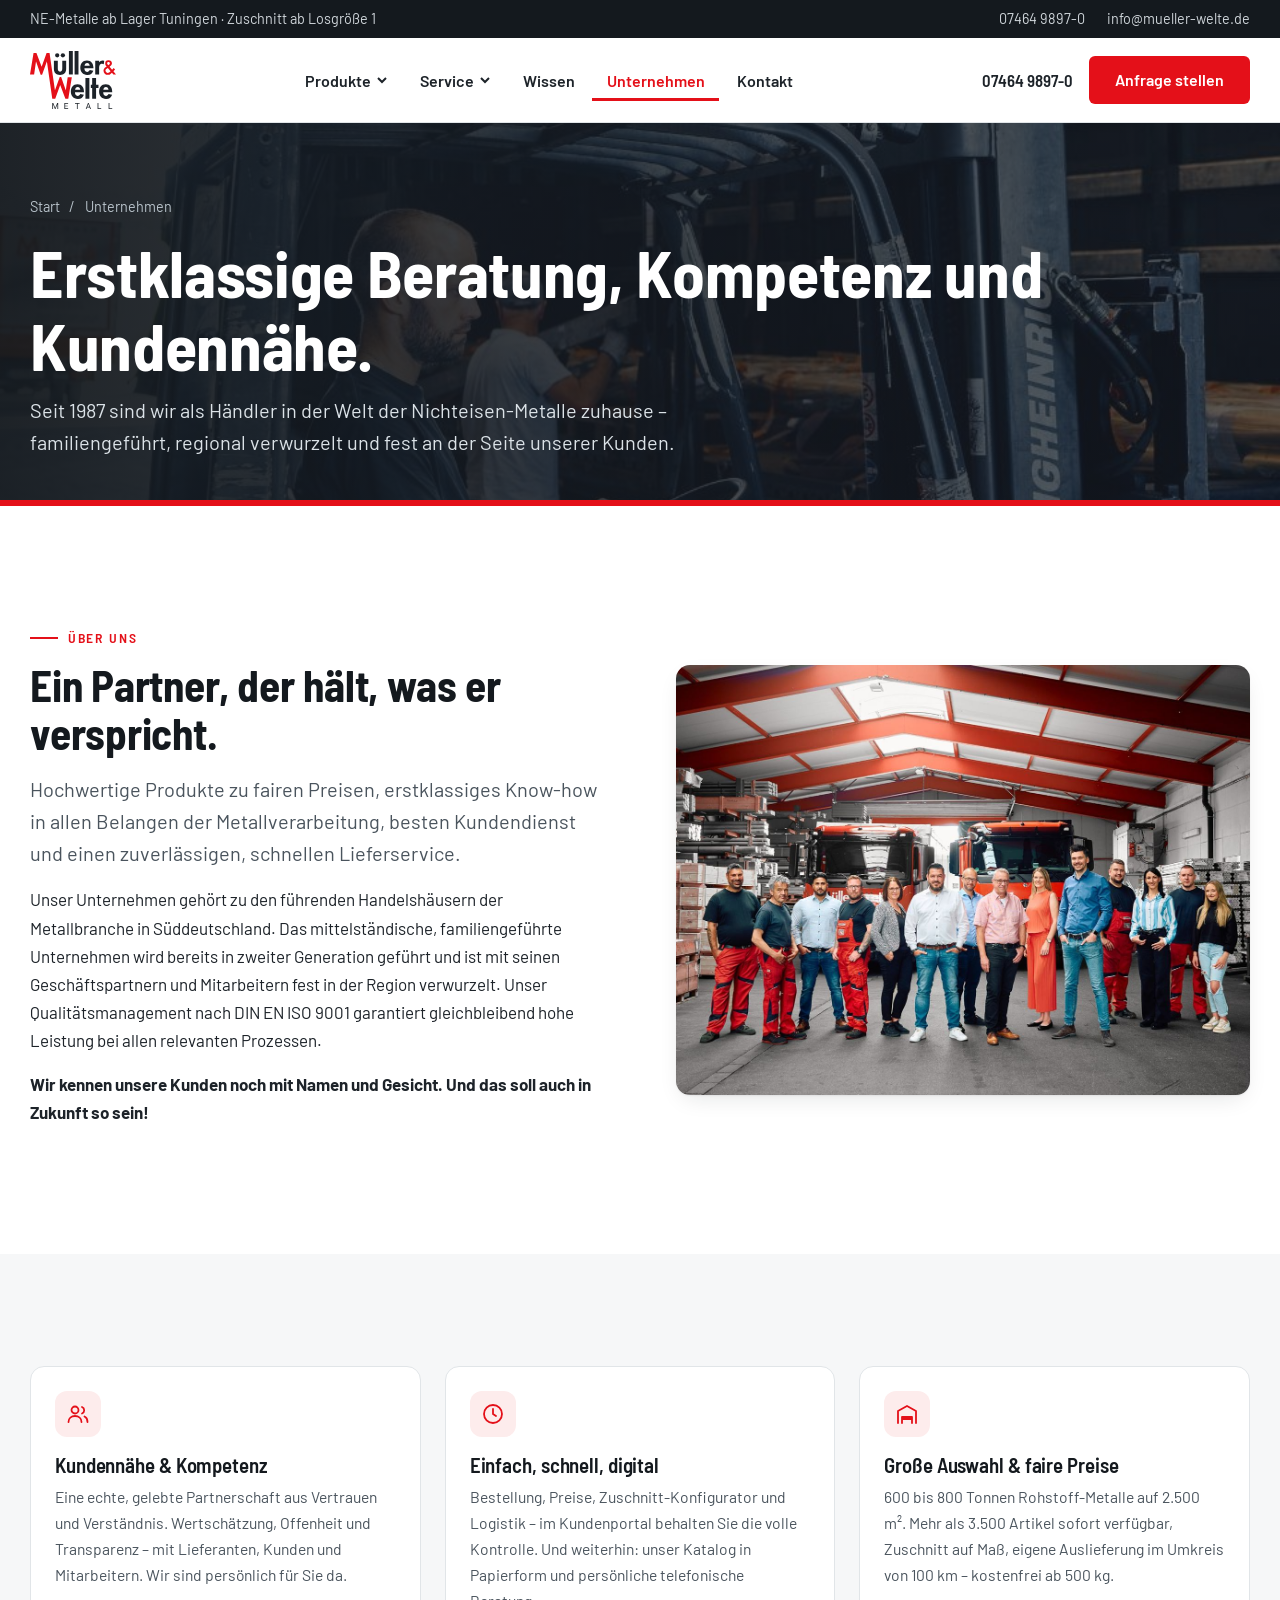
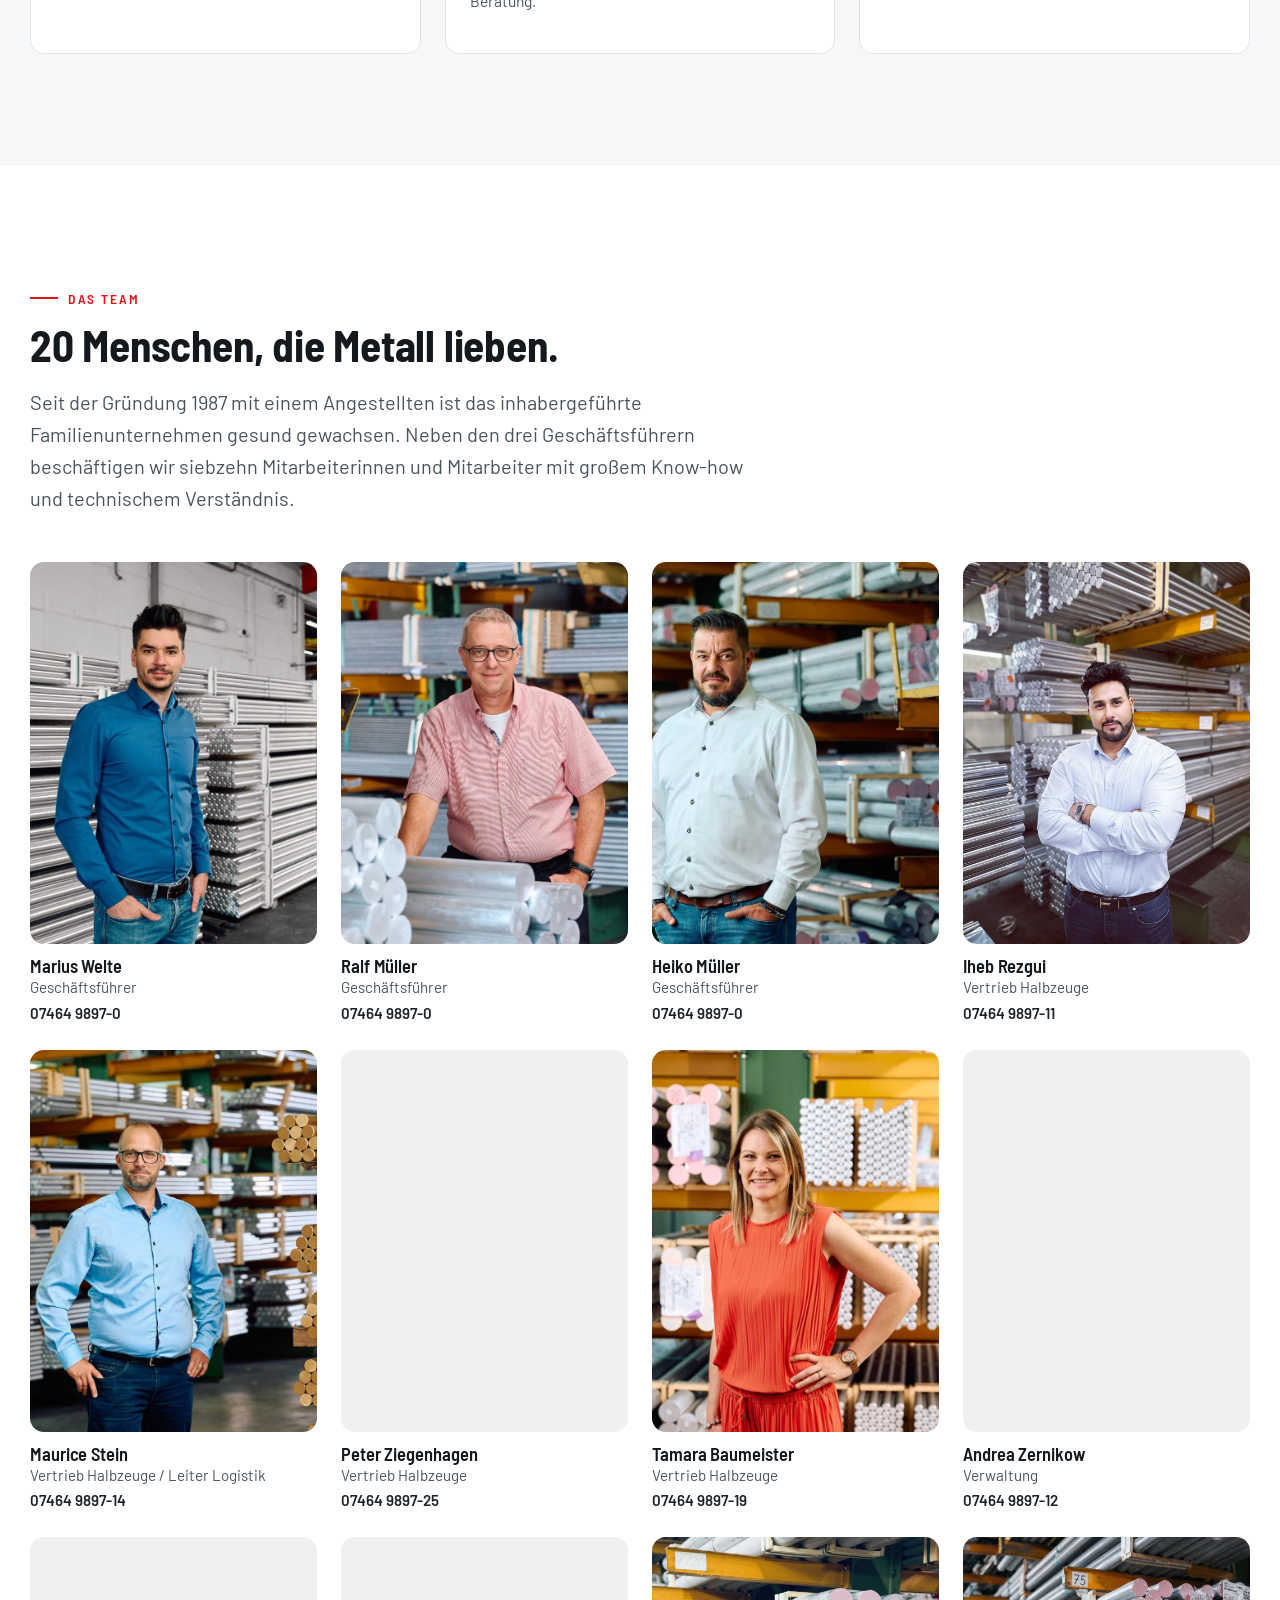
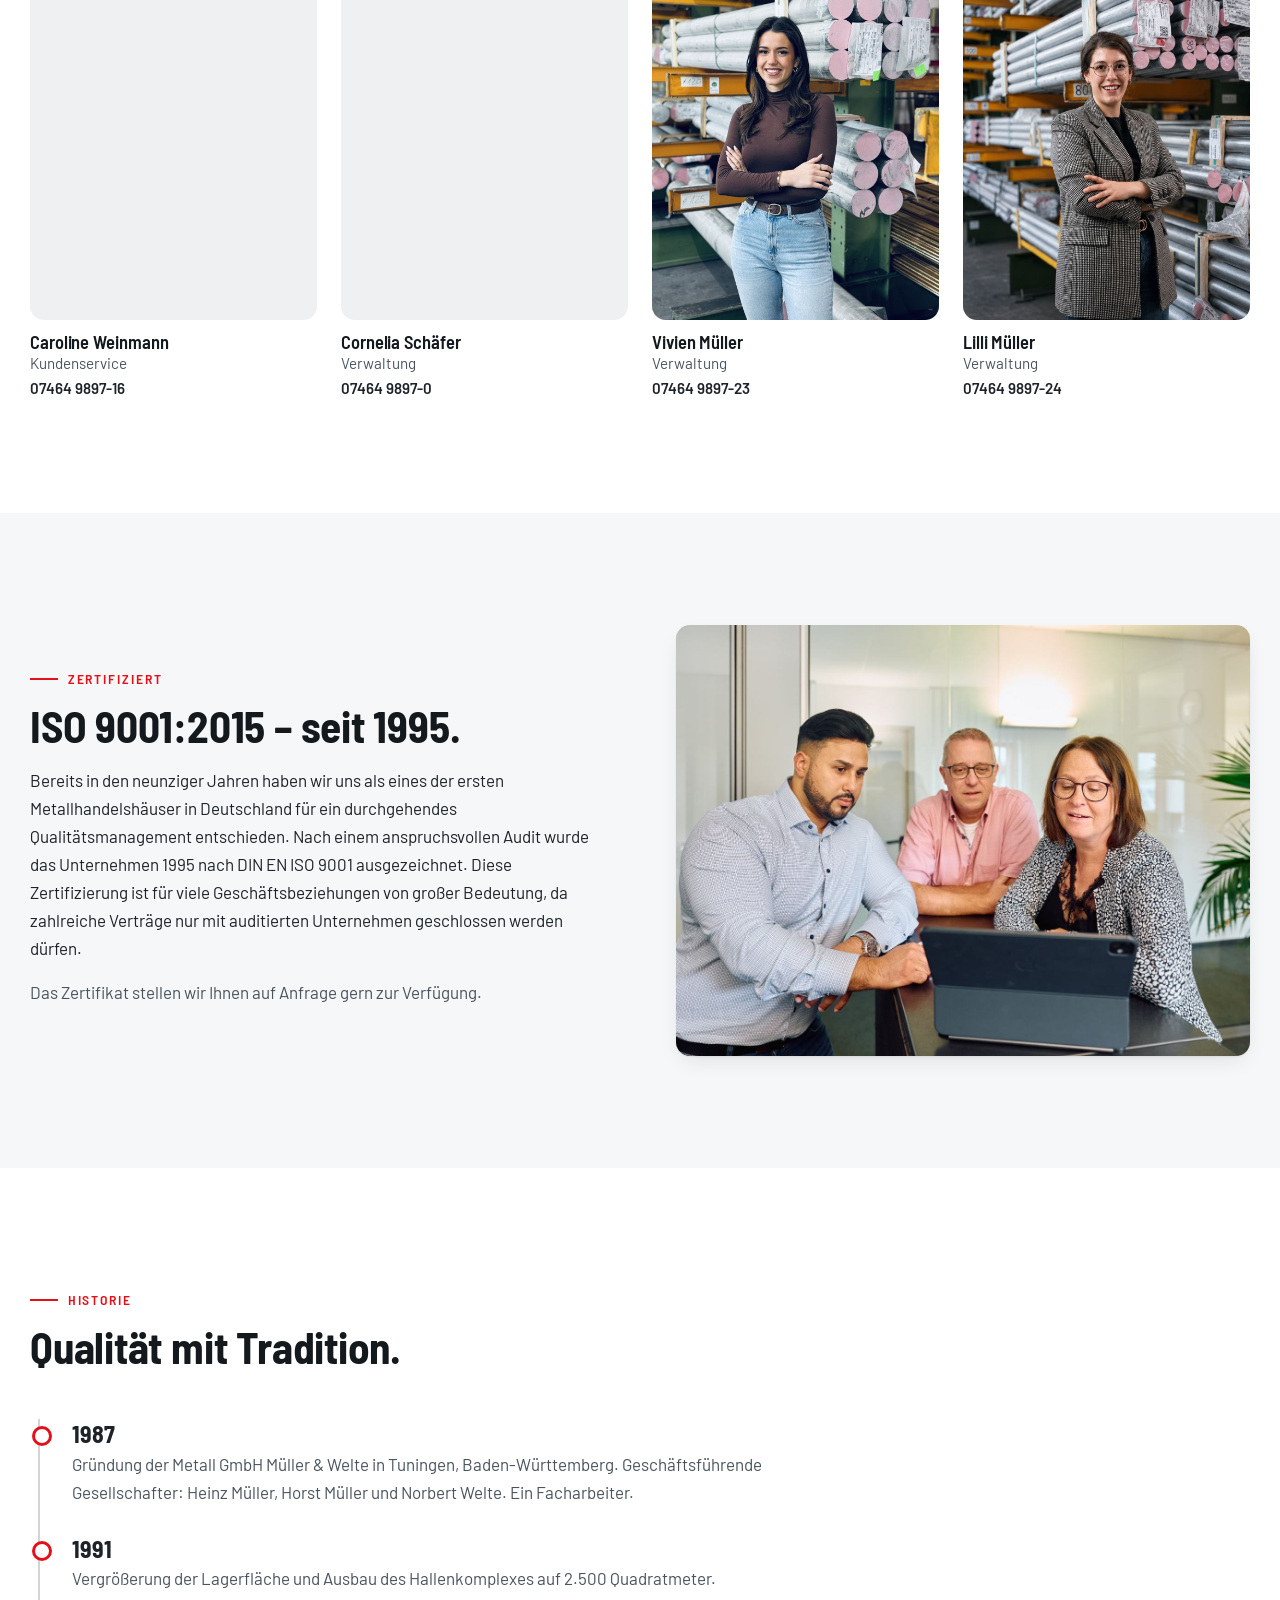
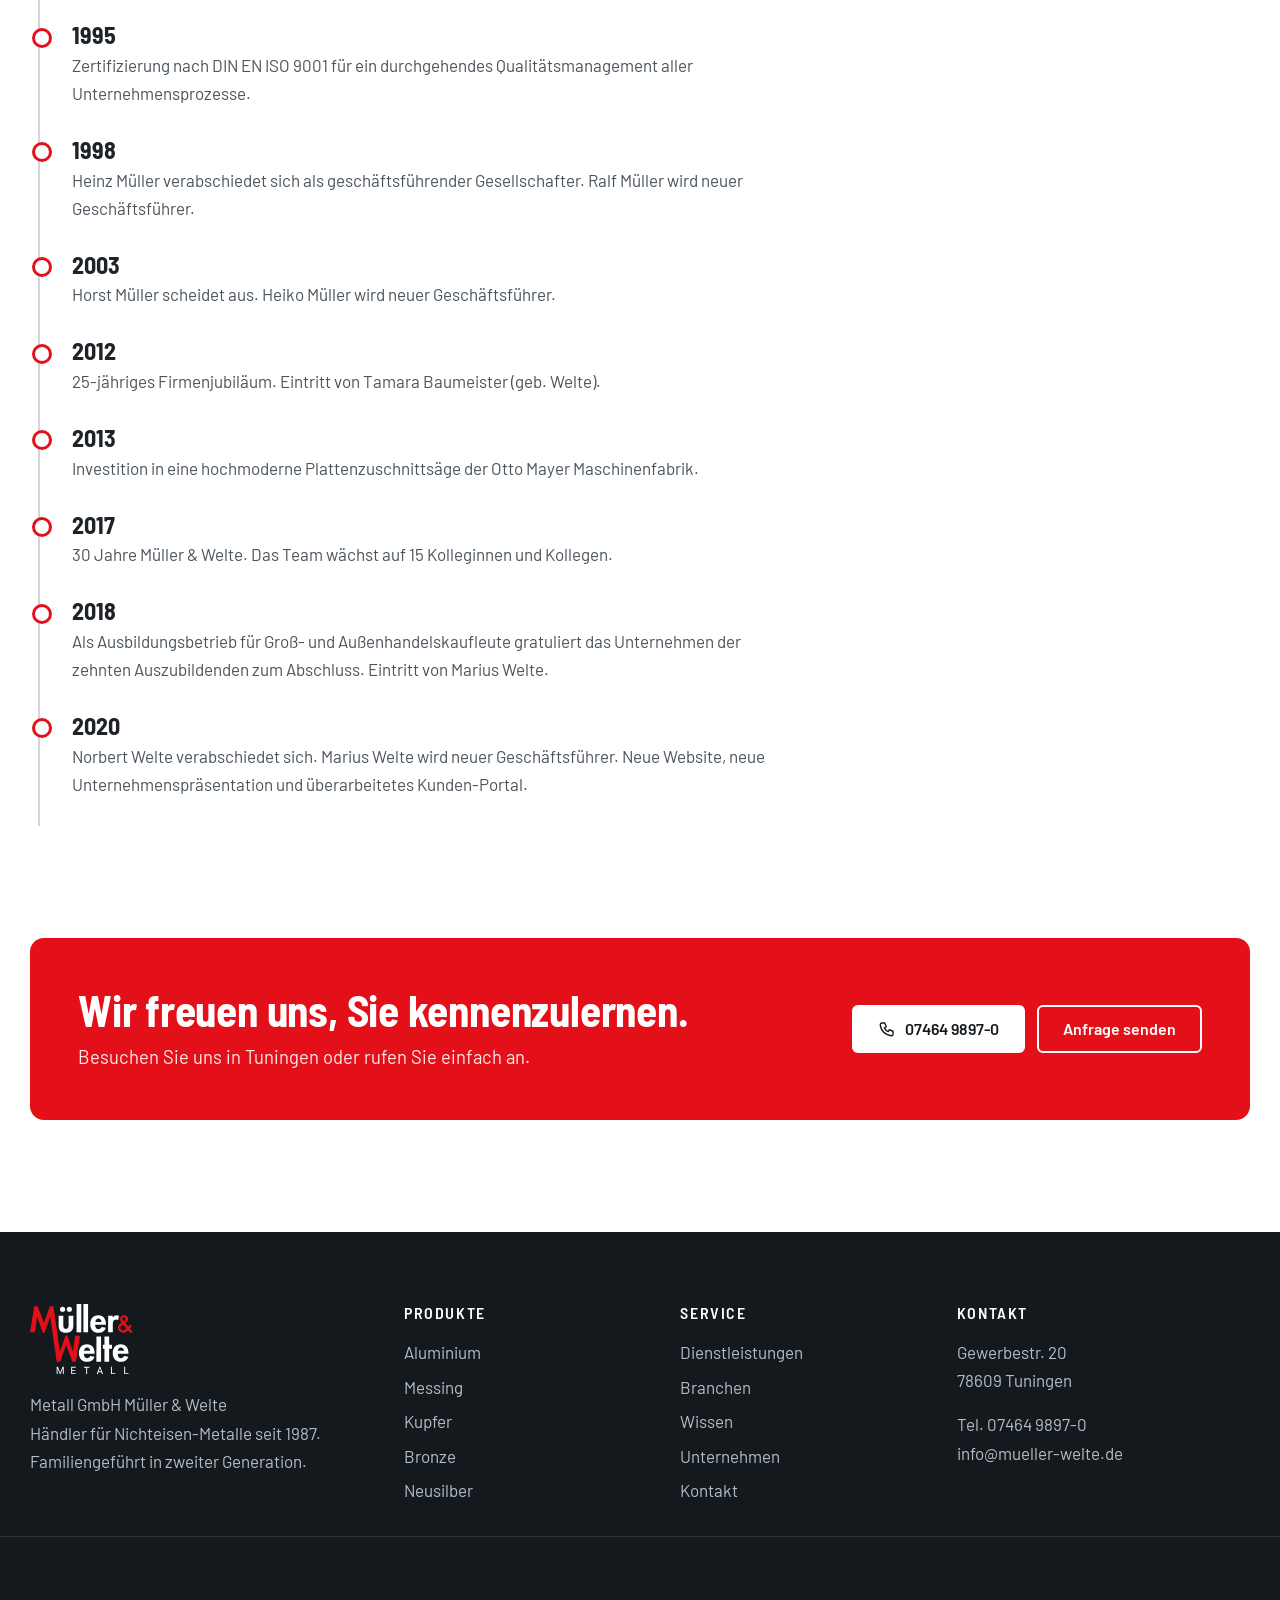
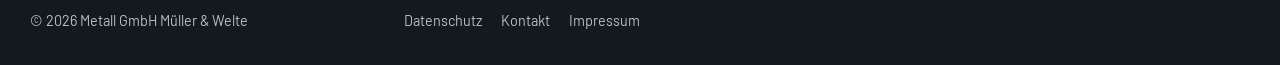
<file: unternehmen.html>
<!doctype html>
<html lang="de"><head><meta charset="utf-8"><meta name="viewport" content="width=device-width,initial-scale=1">
<title>Unternehmen | Über Müller &amp; Welte | Metallhandel seit 1987</title><meta name="description" content="Familiengeführter NE-Metallhändler in Tuningen: Team, Qualitätsmanagement nach ISO 9001 und Historie seit 1987.">
<meta property="og:title" content="Unternehmen | Über Müller &amp; Welte | Metallhandel seit 1987"><meta property="og:description" content="Familiengeführter NE-Metallhändler in Tuningen: Team, Qualitätsmanagement nach ISO 9001 und Historie seit 1987."><meta property="og:type" content="website"><meta property="og:image" content="img/20240606_mw_187.jpg">
<meta name="theme-color" content="#1d2329">
<link rel="icon" href="img/favicon.svg" type="image/svg+xml">
<link rel="preconnect" href="https://fonts.googleapis.com"><link rel="preconnect" href="https://fonts.gstatic.com" crossorigin>
<link href="https://fonts.googleapis.com/css2?family=Barlow:wght@400;500;600&amp;family=Barlow+Semi+Condensed:wght@500;600;700&amp;display=swap" rel="stylesheet">
<link rel="stylesheet" href="style.css?v=1791463577"></head>
<body><a class="skip" href="#main">Zum Inhalt springen</a>
<div class="topbar"><div class="wrap"><span>NE-Metalle ab Lager Tuningen · Zuschnitt ab Losgröße 1</span><span><a href="tel:+49746498970">07464 9897-0</a><a href="mailto:info@mueller-welte.de">info@mueller-welte.de</a></span></div></div>
<header class="site"><div class="wrap">
<a class="brand" href="index.html" aria-label="Müller &amp; Welte – Startseite"><img src="img/logo-dunkel.svg" alt="Müller &amp; Welte Metall GmbH" width="86" height="58"></a>
<nav class="main" id="nav" aria-label="Hauptnavigation"><ul><li class="has-sub"><button type="button" aria-expanded="false" aria-haspopup="true">Produkte<svg width="12" height="12" viewBox="0 0 12 12" aria-hidden="true"><path d="M2 4l4 4 4-4" fill="none" stroke="currentColor" stroke-width="2"/></svg></button><ul class="sub"><li><a href="produkte.html">Alle Werkstoffe</a></li><li><a href="aluminium.html"><span class="dot" style="background:#9fb0be"></span>Aluminium</a></li><li><a href="messing.html"><span class="dot" style="background:#c6a043"></span>Messing</a></li><li><a href="kupfer.html"><span class="dot" style="background:#b9693d"></span>Kupfer</a></li><li><a href="bronze.html"><span class="dot" style="background:#8b5e34"></span>Bronze</a></li><li><a href="neusilber.html"><span class="dot" style="background:#b4bcc0"></span>Neusilber</a></li></ul></li><li class="has-sub"><button type="button" aria-expanded="false" aria-haspopup="true">Service<svg width="12" height="12" viewBox="0 0 12 12" aria-hidden="true"><path d="M2 4l4 4 4-4" fill="none" stroke="currentColor" stroke-width="2"/></svg></button><ul class="sub"><li><a href="dienstleistungen.html">Dienstleistungen</a></li><li><a href="branchen.html">Branchen</a></li></ul></li><li><a href="wissen.html">Wissen</a></li><li><a href="unternehmen.html" aria-current="page">Unternehmen</a></li><li><a href="kontakt.html">Kontakt</a></li></ul></nav>
<div class="header-cta"><a class="tel" href="tel:+49746498970">07464 9897-0</a><a class="btn btn-primary" href="kontakt.html">Anfrage stellen</a>
<button class="burger" type="button" aria-label="Menü" aria-expanded="false" aria-controls="nav"><span></span></button></div>
</div></header>
<main id="main"><section class="page-hero"><img src="img/mw-unternehmen-entladen.jpg" alt="" loading="eager"><div class="wrap"><div class="crumbs"><a href="index.html">Start</a> <span>/</span> Unternehmen</div><h1>Erstklassige Beratung, Kompetenz und Kundennähe.</h1><p class="lead">Seit 1987 sind wir als Händler in der Welt der Nichteisen-Metalle zuhause – familiengeführt, regional verwurzelt und fest an der Seite unserer Kunden.</p></div><div class="stripe"></div></section>
<section class="s"><div class="wrap split"><div class="rv"><span class="eyebrow">Über uns</span><h2>Ein Partner, der hält, was er verspricht.</h2>
<p class="lead">Hochwertige Produkte zu fairen Preisen, erstklassiges Know-how in allen Belangen der Metallverarbeitung, besten Kundendienst und einen zuverlässigen, schnellen Lieferservice.</p>
<p>Unser Unternehmen gehört zu den führenden Handelshäusern der Metallbranche in Süddeutschland. Das mittelständische, familiengeführte Unternehmen wird bereits in zweiter Generation geführt und ist mit seinen Geschäftspartnern und Mitarbeitern fest in der Region verwurzelt. Unser Qualitätsmanagement nach DIN EN ISO 9001 garantiert gleichbleibend hohe Leistung bei allen relevanten Prozessen.</p>
<p><strong>Wir kennen unsere Kunden noch mit Namen und Gesicht. Und das soll auch in Zukunft so sein!</strong></p></div>
<img class="rv" src="img/20240606_mw_187.jpg" alt="Das Müller-&amp;-Welte-Team" loading="lazy" decoding="async"></div></section>
<section class="s soft"><div class="wrap"><div class="cards">
<div class="card rv"><div class="body"><div class="icon"><svg viewBox="0 0 24 24" fill="none" stroke="currentColor" stroke-width="1.8" stroke-linecap="round" stroke-linejoin="round" aria-hidden="true"><circle cx="9" cy="8" r="3.5"/><path d="M2.5 20c0-3.6 2.9-6 6.5-6s6.5 2.4 6.5 6M16 5a3.5 3.5 0 0 1 0 6.5M18.5 14.5c1.8.8 3 2.6 3 5.5"/></svg></div><h3>Kundennähe &amp; Kompetenz</h3><p>Eine echte, gelebte Partnerschaft aus Vertrauen und Verständnis. Wertschätzung, Offenheit und Transparenz – mit Lieferanten, Kunden und Mitarbeitern. Wir sind persönlich für Sie da.</p></div></div>
<div class="card rv"><div class="body"><div class="icon"><svg viewBox="0 0 24 24" fill="none" stroke="currentColor" stroke-width="1.8" stroke-linecap="round" stroke-linejoin="round" aria-hidden="true"><circle cx="12" cy="12" r="9"/><path d="M12 7v5l3 2"/></svg></div><h3>Einfach, schnell, digital</h3><p>Bestellung, Preise, Zuschnitt-Konfigurator und Logistik – im Kundenportal behalten Sie die volle Kontrolle. Und weiterhin: unser Katalog in Papierform und persönliche telefonische Beratung.</p></div></div>
<div class="card rv"><div class="body"><div class="icon"><svg viewBox="0 0 24 24" fill="none" stroke="currentColor" stroke-width="1.8" stroke-linecap="round" stroke-linejoin="round" aria-hidden="true"><path d="M3 21V9l9-5 9 5v12M7 21v-6h10v6M7 17h10"/></svg></div><h3>Große Auswahl &amp; faire Preise</h3><p>600 bis 800 Tonnen Rohstoff-Metalle auf 2.500 m². Mehr als 3.500 Artikel sofort verfügbar, Zuschnitt auf Maß, eigene Auslieferung im Umkreis von 100 km – kostenfrei ab 500 kg.</p></div></div></div></div></section>
<section class="s" id="team"><div class="wrap"><div class="sec-head"><span class="eyebrow">Das Team</span><h2>20 Menschen, die Metall lieben.</h2><p class="lead">Seit der Gründung 1987 mit einem Angestellten ist das inhabergeführte Familienunternehmen gesund gewachsen. Neben den drei Geschäftsführern beschäftigen wir siebzehn Mitarbeiterinnen und Mitarbeiter mit großem Know-how und technischem Verständnis.</p></div><div class="team"><div class="member rv"><img src="img/20240606_mw_037.jpg" alt="Marius Welte" loading="lazy" decoding="async"><h3>Marius Welte</h3><p>Geschäftsführer</p><a href="tel:+49746498970">07464 9897-0</a></div><div class="member rv"><img src="img/20240606_mw_185.jpg" alt="Ralf Müller" loading="lazy" decoding="async"><h3>Ralf Müller</h3><p>Geschäftsführer</p><a href="tel:+49746498970">07464 9897-0</a></div><div class="member rv"><img src="img/20240606_mw_097.jpg" alt="Heiko Müller" loading="lazy" decoding="async"><h3>Heiko Müller</h3><p>Geschäftsführer</p><a href="tel:+49746498970">07464 9897-0</a></div><div class="member rv"><img src="img/08d3ccc6-54f7-465c-9d85-9bd11b13f324.jpg" alt="Iheb Rezgui" loading="lazy" decoding="async"><h3>Iheb Rezgui</h3><p>Vertrieb Halbzeuge</p><a href="tel:+497464989711">07464 9897-11</a></div><div class="member rv"><img src="img/20240606_mw_099.jpg" alt="Maurice Stein" loading="lazy" decoding="async"><h3>Maurice Stein</h3><p>Vertrieb Halbzeuge / Leiter Logistik</p><a href="tel:+497464989714">07464 9897-14</a></div><div class="member rv"><img src="img/peter-ziegenhagen-vertrieb-halbzeuge.jpg" alt="Peter Ziegenhagen" loading="lazy" decoding="async"><h3>Peter Ziegenhagen</h3><p>Vertrieb Halbzeuge</p><a href="tel:+497464989725">07464 9897-25</a></div><div class="member rv"><img src="img/20240606_mw_175.jpg" alt="Tamara Baumeister" loading="lazy" decoding="async"><h3>Tamara Baumeister</h3><p>Vertrieb Halbzeuge</p><a href="tel:+497464989719">07464 9897-19</a></div><div class="member rv"><img src="img/20240606_mw_178.jpg" alt="Andrea Zernikow" loading="lazy" decoding="async"><h3>Andrea Zernikow</h3><p>Verwaltung</p><a href="tel:+497464989712">07464 9897-12</a></div><div class="member rv"><img src="img/20240606_mw_080.jpg" alt="Caroline Weinmann" loading="lazy" decoding="async"><h3>Caroline Weinmann</h3><p>Kundenservice</p><a href="tel:+497464989716">07464 9897-16</a></div><div class="member rv"><img src="img/img_1441_2.jpg" alt="Cornelia Schäfer" loading="lazy" decoding="async"><h3>Cornelia Schäfer</h3><p>Verwaltung</p><a href="tel:+49746498970">07464 9897-0</a></div><div class="member rv"><img src="img/img_7981.jpg" alt="Vivien Müller" loading="lazy" decoding="async"><h3>Vivien Müller</h3><p>Verwaltung</p><a href="tel:+497464989723">07464 9897-23</a></div><div class="member rv"><img src="img/974af1d0-29ac-4552-aaa4-ac000008b867.jpg" alt="Lilli Müller" loading="lazy" decoding="async"><h3>Lilli Müller</h3><p>Verwaltung</p><a href="tel:+497464989724">07464 9897-24</a></div></div></div></section>
<section class="s soft"><div class="wrap split"><div class="rv"><span class="eyebrow">Zertifiziert</span><h2>ISO 9001:2015 – seit 1995.</h2>
<p>Bereits in den neunziger Jahren haben wir uns als eines der ersten Metallhandelshäuser in Deutschland für ein durchgehendes Qualitätsmanagement entschieden. Nach einem anspruchsvollen Audit wurde das Unternehmen 1995 nach DIN EN ISO 9001 ausgezeichnet. Diese Zertifizierung ist für viele Geschäftsbeziehungen von großer Bedeutung, da zahlreiche Verträge nur mit auditierten Unternehmen geschlossen werden dürfen.</p>
<p class="muted">Das Zertifikat stellen wir Ihnen auf Anfrage gern zur Verfügung.</p></div>
<img class="rv" src="img/20240606_mw_207.jpg" alt="Beratung im Büro" loading="lazy" decoding="async"></div></section>
<section class="s" id="historie"><div class="wrap"><div class="sec-head"><span class="eyebrow">Historie</span><h2>Qualität mit Tradition.</h2></div><ol class="timeline narrow" style="margin-left:.5rem"><li class="rv"><strong>1987</strong><p>Gründung der Metall GmbH Müller &amp; Welte in Tuningen, Baden-Württemberg. Geschäftsführende Gesellschafter: Heinz Müller, Horst Müller und Norbert Welte. Ein Facharbeiter.</p></li><li class="rv"><strong>1991</strong><p>Vergrößerung der Lagerfläche und Ausbau des Hallenkomplexes auf 2.500 Quadratmeter.</p></li><li class="rv"><strong>1995</strong><p>Zertifizierung nach DIN EN ISO 9001 für ein durchgehendes Qualitätsmanagement aller Unternehmensprozesse.</p></li><li class="rv"><strong>1998</strong><p>Heinz Müller verabschiedet sich als geschäftsführender Gesellschafter. Ralf Müller wird neuer Geschäftsführer.</p></li><li class="rv"><strong>2003</strong><p>Horst Müller scheidet aus. Heiko Müller wird neuer Geschäftsführer.</p></li><li class="rv"><strong>2012</strong><p>25-jähriges Firmenjubiläum. Eintritt von Tamara Baumeister (geb. Welte).</p></li><li class="rv"><strong>2013</strong><p>Investition in eine hochmoderne Plattenzuschnittsäge der Otto Mayer Maschinenfabrik.</p></li><li class="rv"><strong>2017</strong><p>30 Jahre Müller &amp; Welte. Das Team wächst auf 15 Kolleginnen und Kollegen.</p></li><li class="rv"><strong>2018</strong><p>Als Ausbildungsbetrieb für Groß- und Außenhandelskaufleute gratuliert das Unternehmen der zehnten Auszubildenden zum Abschluss. Eintritt von Marius Welte.</p></li><li class="rv"><strong>2020</strong><p>Norbert Welte verabschiedet sich. Marius Welte wird neuer Geschäftsführer. Neue Website, neue Unternehmenspräsentation und überarbeitetes Kunden-Portal.</p></li></ol></div></section><section class="s" style="padding-top:0"><div class="wrap"><div class="cta-band rv"><div><h2>Wir freuen uns, Sie kennenzulernen.</h2><p>Besuchen Sie uns in Tuningen oder rufen Sie einfach an.</p></div>
<div class="acts"><a class="btn" href="tel:+49746498970"><svg viewBox="0 0 24 24" fill="none" stroke="currentColor" stroke-width="1.8" stroke-linecap="round" stroke-linejoin="round" aria-hidden="true"><path d="M5 4h4l2 5-2.5 1.5a11 11 0 0 0 5 5L15 13l5 2v4a2 2 0 0 1-2 2A16 16 0 0 1 3 6a2 2 0 0 1 2-2z"/></svg> 07464 9897-0</a><a class="btn o" href="kontakt.html">Anfrage senden</a></div></div></div></section></main>
<footer class="site"><div class="wrap">
<div><a class="brand" href="index.html"><img src="img/logo-weiss.svg" alt="Müller &amp; Welte" width="103" height="70"></a>
<p>Metall GmbH Müller &amp; Welte<br>Händler für Nichteisen-Metalle seit 1987. Familiengeführt in zweiter Generation.</p></div>
<div><h4>Produkte</h4><ul><li><a href="aluminium.html">Aluminium</a></li><li><a href="messing.html">Messing</a></li><li><a href="kupfer.html">Kupfer</a></li><li><a href="bronze.html">Bronze</a></li><li><a href="neusilber.html">Neusilber</a></li></ul></div>
<div><h4>Service</h4><ul><li><a href="dienstleistungen.html">Dienstleistungen</a></li><li><a href="branchen.html">Branchen</a></li><li><a href="wissen.html">Wissen</a></li><li><a href="unternehmen.html">Unternehmen</a></li><li><a href="kontakt.html">Kontakt</a></li></ul></div>
<div><h4>Kontakt</h4><address class="addr" style="font-style:normal"><p>Gewerbestr. 20<br>78609 Tuningen</p><p>Tel. <a href="tel:+49746498970">07464 9897-0</a><br><a href="mailto:info@mueller-welte.de">info@mueller-welte.de</a></p></address></div>
</div><div class="legal"><div class="wrap"><span>© 2026 Metall GmbH Müller &amp; Welte</span><span><a href="datenschutz.html">Datenschutz</a><a href="kontakt.html">Kontakt</a><a href="impressum.html">Impressum</a></span></div></div></footer>
<script src="main.js?v=1791463577"></script></body></html>
</file>
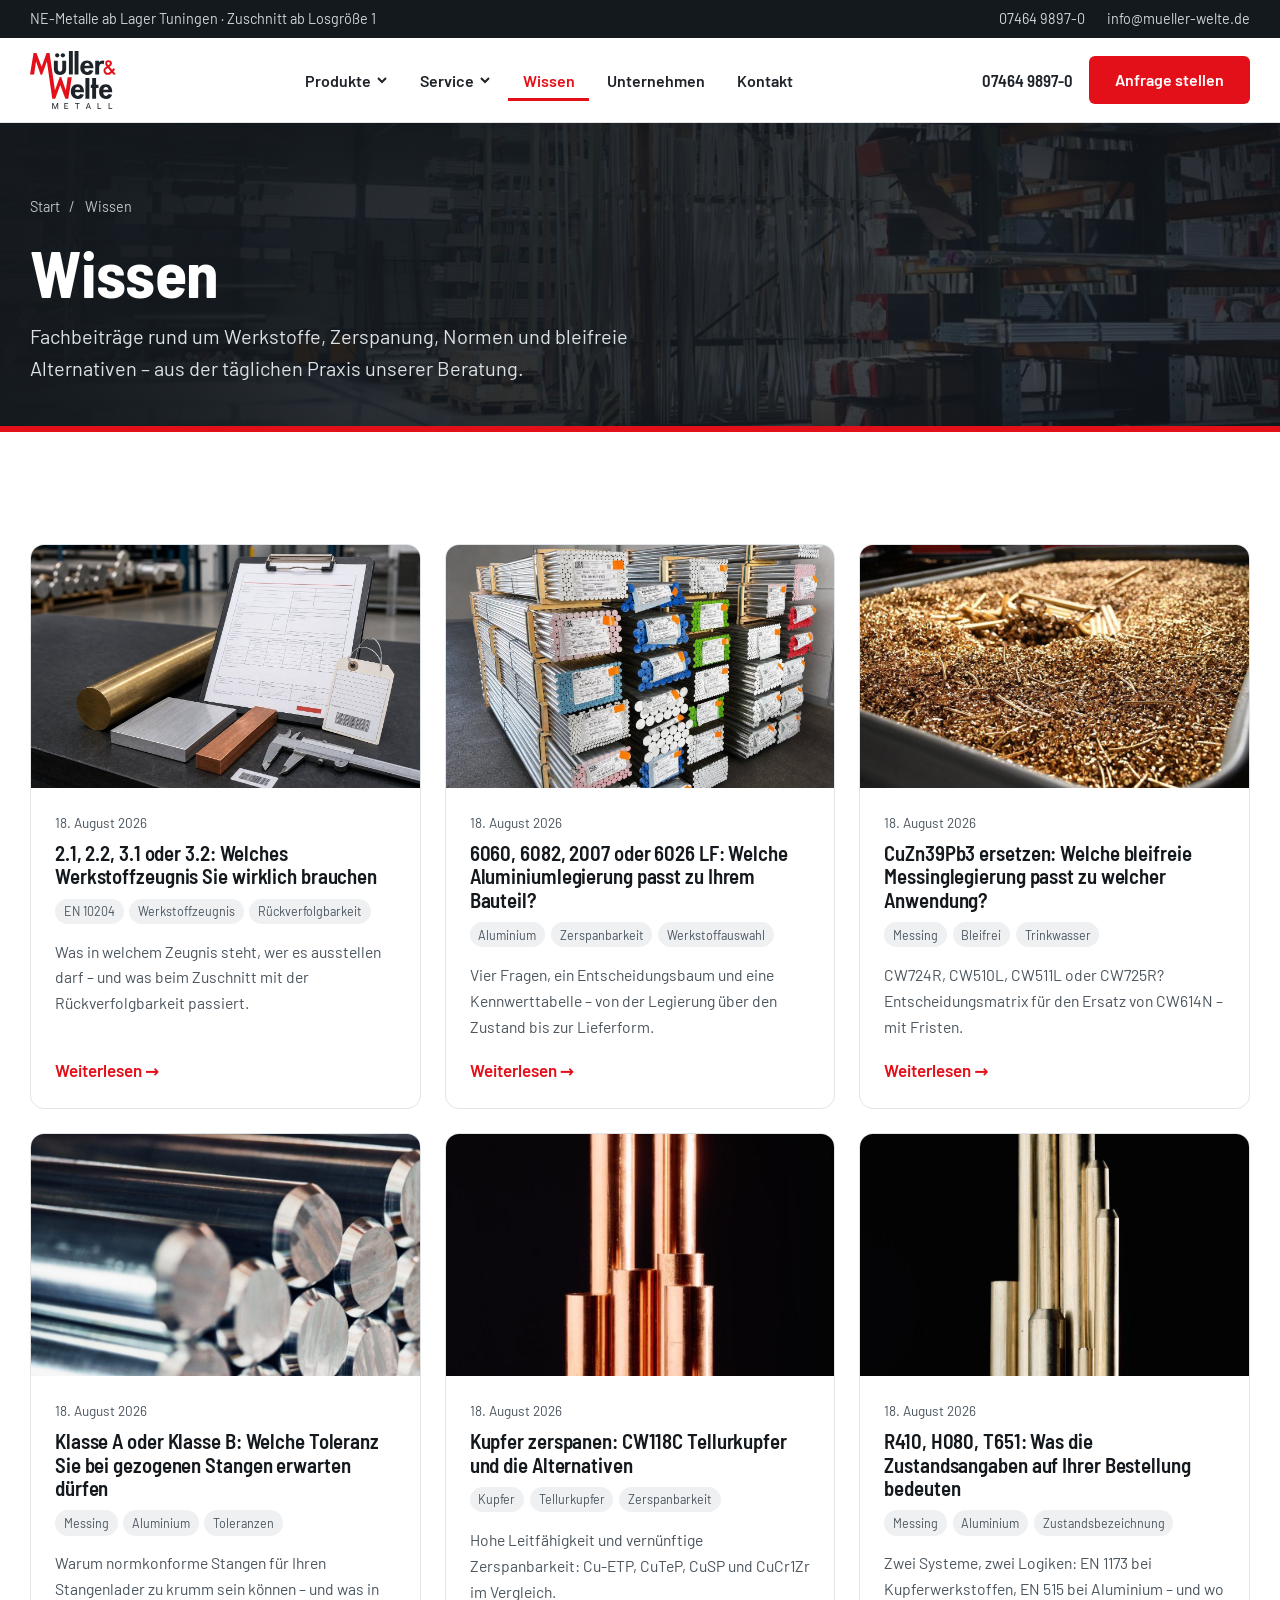
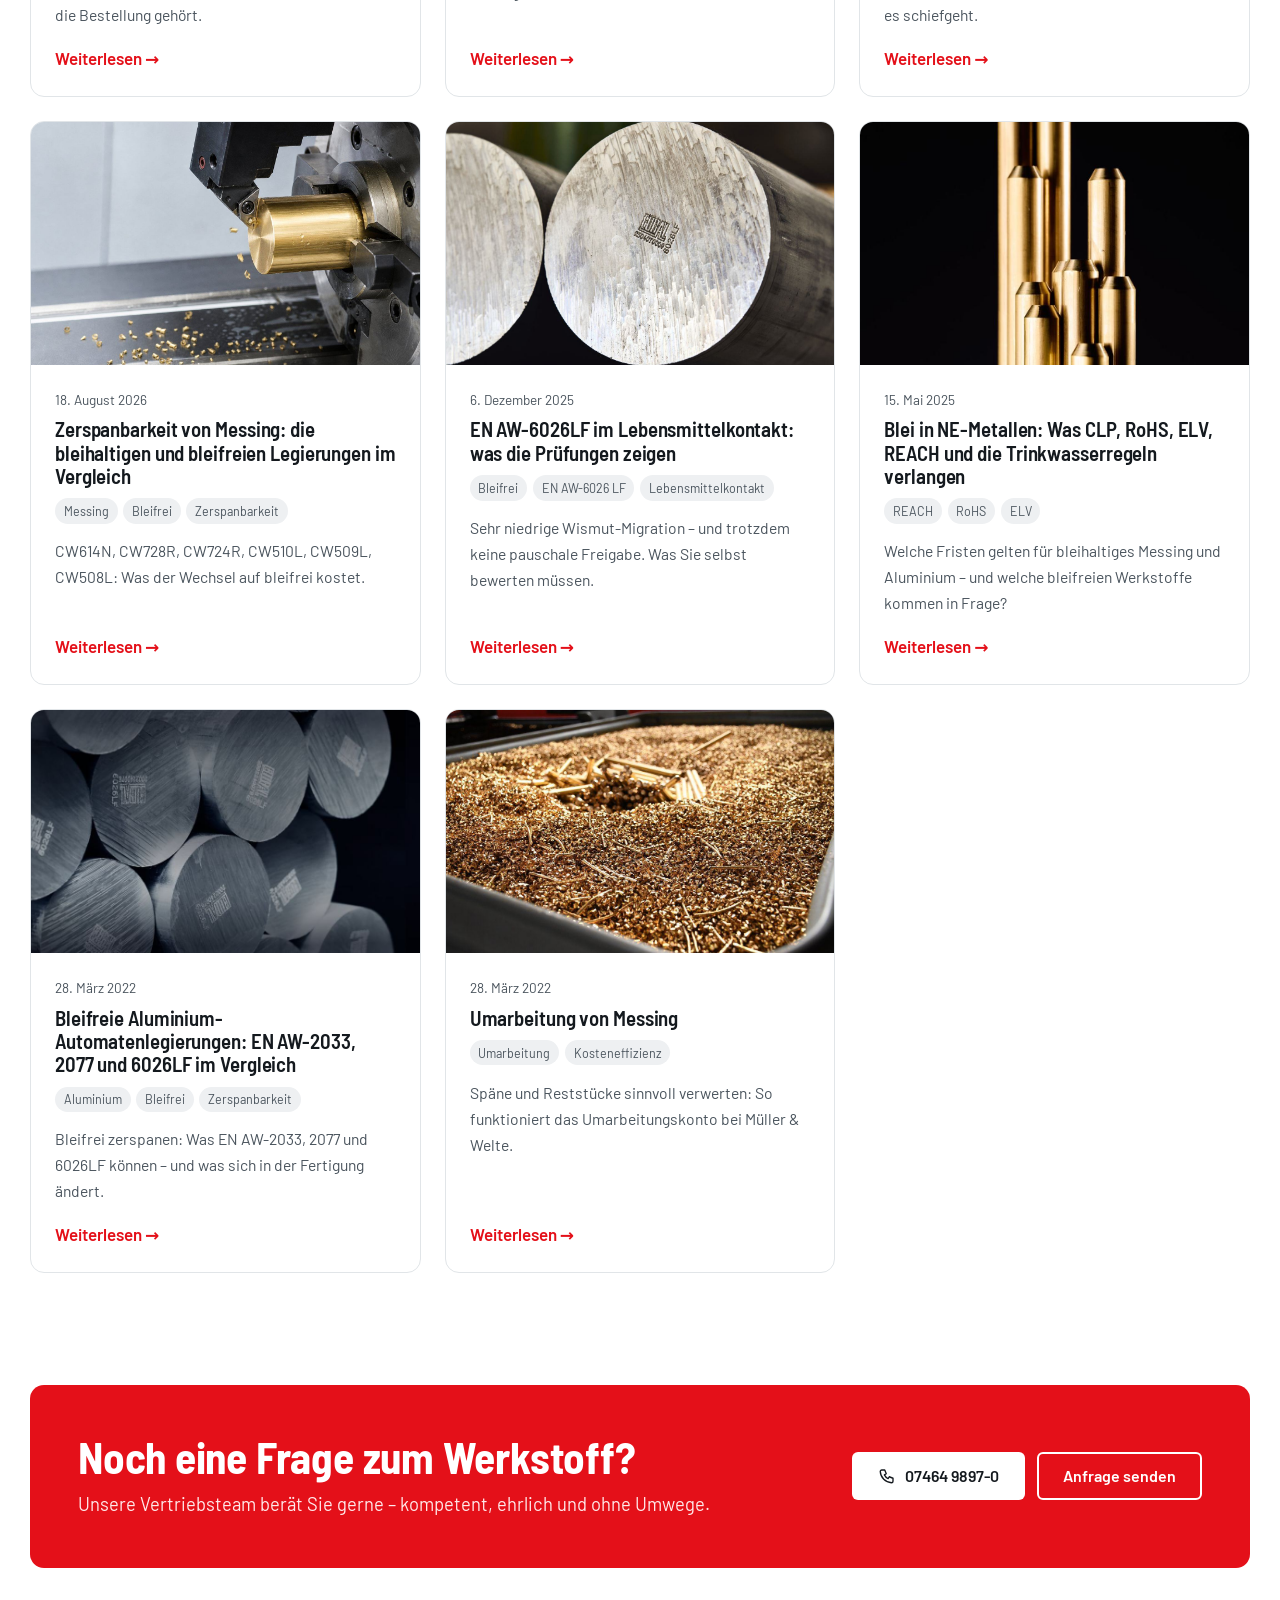
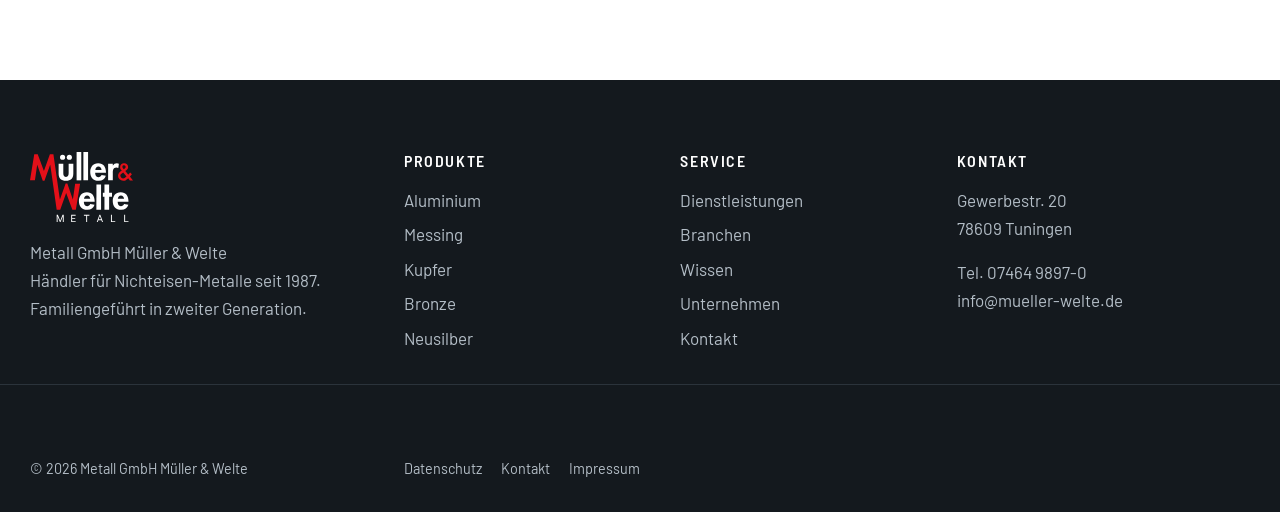
<file: wissen.html>
<!doctype html>
<html lang="de"><head><meta charset="utf-8"><meta name="viewport" content="width=device-width,initial-scale=1">
<title>Wissen | Müller &amp; Welte</title><meta name="description" content="Fachbeiträge zu Werkstoffzeugnissen, bleifreien Legierungen, Toleranzen und Zerspanbarkeit von NE-Metallen.">
<meta property="og:title" content="Wissen | Müller &amp; Welte"><meta property="og:description" content="Fachbeiträge zu Werkstoffzeugnissen, bleifreien Legierungen, Toleranzen und Zerspanbarkeit von NE-Metallen."><meta property="og:type" content="website"><meta property="og:image" content="img/20240606_mw_187.jpg">
<meta name="theme-color" content="#1d2329">
<link rel="icon" href="img/favicon.svg" type="image/svg+xml">
<link rel="preconnect" href="https://fonts.googleapis.com"><link rel="preconnect" href="https://fonts.gstatic.com" crossorigin>
<link href="https://fonts.googleapis.com/css2?family=Barlow:wght@400;500;600&amp;family=Barlow+Semi+Condensed:wght@500;600;700&amp;display=swap" rel="stylesheet">
<link rel="stylesheet" href="style.css?v=1791463577"></head>
<body><a class="skip" href="#main">Zum Inhalt springen</a>
<div class="topbar"><div class="wrap"><span>NE-Metalle ab Lager Tuningen · Zuschnitt ab Losgröße 1</span><span><a href="tel:+49746498970">07464 9897-0</a><a href="mailto:info@mueller-welte.de">info@mueller-welte.de</a></span></div></div>
<header class="site"><div class="wrap">
<a class="brand" href="index.html" aria-label="Müller &amp; Welte – Startseite"><img src="img/logo-dunkel.svg" alt="Müller &amp; Welte Metall GmbH" width="86" height="58"></a>
<nav class="main" id="nav" aria-label="Hauptnavigation"><ul><li class="has-sub"><button type="button" aria-expanded="false" aria-haspopup="true">Produkte<svg width="12" height="12" viewBox="0 0 12 12" aria-hidden="true"><path d="M2 4l4 4 4-4" fill="none" stroke="currentColor" stroke-width="2"/></svg></button><ul class="sub"><li><a href="produkte.html">Alle Werkstoffe</a></li><li><a href="aluminium.html"><span class="dot" style="background:#9fb0be"></span>Aluminium</a></li><li><a href="messing.html"><span class="dot" style="background:#c6a043"></span>Messing</a></li><li><a href="kupfer.html"><span class="dot" style="background:#b9693d"></span>Kupfer</a></li><li><a href="bronze.html"><span class="dot" style="background:#8b5e34"></span>Bronze</a></li><li><a href="neusilber.html"><span class="dot" style="background:#b4bcc0"></span>Neusilber</a></li></ul></li><li class="has-sub"><button type="button" aria-expanded="false" aria-haspopup="true">Service<svg width="12" height="12" viewBox="0 0 12 12" aria-hidden="true"><path d="M2 4l4 4 4-4" fill="none" stroke="currentColor" stroke-width="2"/></svg></button><ul class="sub"><li><a href="dienstleistungen.html">Dienstleistungen</a></li><li><a href="branchen.html">Branchen</a></li></ul></li><li><a href="wissen.html" aria-current="page">Wissen</a></li><li><a href="unternehmen.html">Unternehmen</a></li><li><a href="kontakt.html">Kontakt</a></li></ul></nav>
<div class="header-cta"><a class="tel" href="tel:+49746498970">07464 9897-0</a><a class="btn btn-primary" href="kontakt.html">Anfrage stellen</a>
<button class="burger" type="button" aria-label="Menü" aria-expanded="false" aria-controls="nav"><span></span></button></div>
</div></header>
<main id="main"><section class="page-hero"><img src="img/mw-header-branchen.jpg" alt="" loading="eager"><div class="wrap"><div class="crumbs"><a href="index.html">Start</a> <span>/</span> Wissen</div><h1>Wissen</h1><p class="lead">Fachbeiträge rund um Werkstoffe, Zerspanung, Normen und bleifreie Alternativen – aus der täglichen Praxis unserer Beratung.</p></div><div class="stripe"></div></section><section class="s"><div class="wrap"><div class="cards"><a class="card rv" href="https://www.mueller-welte.de/blog/werkstoffzeugnis-en-10204"><img src="img/werkstoffzeugnis-en-10204-pruefbescheinigung.jpg" alt="" loading="lazy" decoding="async"><div class="body"><span class="meta">18. August 2026</span><h3>2.1, 2.2, 3.1 oder 3.2: Welches Werkstoffzeugnis Sie wirklich brauchen</h3><ul class="tags"><li>EN 10204</li><li>Werkstoffzeugnis</li><li>Rückverfolgbarkeit</li></ul><p>Was in welchem Zeugnis steht, wer es ausstellen darf – und was beim Zuschnitt mit der Rückverfolgbarkeit passiert.</p><span class="more">Weiterlesen →</span></div></a><a class="card rv" href="https://www.mueller-welte.de/blog/aluminium-legierung-auswahl-zerspanung"><img src="img/aluminium-stangen-legierungen-farbcodierung.jpg" alt="" loading="lazy" decoding="async"><div class="body"><span class="meta">18. August 2026</span><h3>6060, 6082, 2007 oder 6026 LF: Welche Aluminiumlegierung passt zu Ihrem Bauteil?</h3><ul class="tags"><li>Aluminium</li><li>Zerspanbarkeit</li><li>Werkstoffauswahl</li></ul><p>Vier Fragen, ein Entscheidungsbaum und eine Kennwerttabelle – von der Legierung über den Zustand bis zur Lieferform.</p><span class="more">Weiterlesen →</span></div></a><a class="card rv" href="https://www.mueller-welte.de/blog/cuzn39pb3-ersetzen-bleifreies-messing"><img src="img/dsc_9855_-3-.jpg" alt="" loading="lazy" decoding="async"><div class="body"><span class="meta">18. August 2026</span><h3>CuZn39Pb3 ersetzen: Welche bleifreie Messinglegierung passt zu welcher Anwendung?</h3><ul class="tags"><li>Messing</li><li>Bleifrei</li><li>Trinkwasser</li></ul><p>CW724R, CW510L, CW511L oder CW725R? Entscheidungsmatrix für den Ersatz von CW614N – mit Fristen.</p><span class="more">Weiterlesen →</span></div></a><a class="card rv" href="https://www.mueller-welte.de/blog/toleranzen-gezogene-stangen"><img src="img/mw-unternehmen-rundstangen.jpg" alt="" loading="lazy" decoding="async"><div class="body"><span class="meta">18. August 2026</span><h3>Klasse A oder Klasse B: Welche Toleranz Sie bei gezogenen Stangen erwarten dürfen</h3><ul class="tags"><li>Messing</li><li>Aluminium</li><li>Toleranzen</li></ul><p>Warum normkonforme Stangen für Ihren Stangenlader zu krumm sein können – und was in die Bestellung gehört.</p><span class="more">Weiterlesen →</span></div></a><a class="card rv" href="https://www.mueller-welte.de/blog/kupfer-zerspanen-tellurkupfer"><img src="img/20240606_mw_148.jpg" alt="" loading="lazy" decoding="async"><div class="body"><span class="meta">18. August 2026</span><h3>Kupfer zerspanen: CW118C Tellurkupfer und die Alternativen</h3><ul class="tags"><li>Kupfer</li><li>Tellurkupfer</li><li>Zerspanbarkeit</li></ul><p>Hohe Leitfähigkeit und vernünftige Zerspanbarkeit: Cu-ETP, CuTeP, CuSP und CuCr1Zr im Vergleich.</p><span class="more">Weiterlesen →</span></div></a><a class="card rv" href="https://www.mueller-welte.de/blog/zustandsbezeichnungen-verstehen"><img src="img/20240606_mw_155.jpg" alt="" loading="lazy" decoding="async"><div class="body"><span class="meta">18. August 2026</span><h3>R410, H080, T651: Was die Zustandsangaben auf Ihrer Bestellung bedeuten</h3><ul class="tags"><li>Messing</li><li>Aluminium</li><li>Zustandsbezeichnung</li></ul><p>Zwei Systeme, zwei Logiken: EN 1173 bei Kupferwerkstoffen, EN 515 bei Aluminium – und wo es schiefgeht.</p><span class="more">Weiterlesen →</span></div></a><a class="card rv" href="https://www.mueller-welte.de/blog/zerspanbarkeit-messing-vergleich"><img src="img/messing-drehteil-spanbruch.jpg" alt="" loading="lazy" decoding="async"><div class="body"><span class="meta">18. August 2026</span><h3>Zerspanbarkeit von Messing: die bleihaltigen und bleifreien Legierungen im Vergleich</h3><ul class="tags"><li>Messing</li><li>Bleifrei</li><li>Zerspanbarkeit</li></ul><p>CW614N, CW728R, CW724R, CW510L, CW509L, CW508L: Was der Wechsel auf bleifrei kostet.</p><span class="more">Weiterlesen →</span></div></a><a class="card rv" href="https://www.mueller-welte.de/blog/aluminiumlegierung-6026lf-jetzt-als-lebensmittelecht-bestaetigt"><img src="img/eural-gnutti-6026lf.jpg" alt="" loading="lazy" decoding="async"><div class="body"><span class="meta">6. Dezember 2025</span><h3>EN AW-6026LF im Lebensmittelkontakt: was die Prüfungen zeigen</h3><ul class="tags"><li>Bleifrei</li><li>EN AW-6026 LF</li><li>Lebensmittelkontakt</li></ul><p>Sehr niedrige Wismut-Migration – und trotzdem keine pauschale Freigabe. Was Sie selbst bewerten müssen.</p><span class="more">Weiterlesen →</span></div></a><a class="card rv" href="https://www.mueller-welte.de/blog/neue-eu-verordnung-zu-blei-in-aluminiumlegierungen-was-bedeutet-das-fuer-unsere-kunden"><img src="img/20240606_mw_144.jpg" alt="" loading="lazy" decoding="async"><div class="body"><span class="meta">15. Mai 2025</span><h3>Blei in NE-Metallen: Was CLP, RoHS, ELV, REACH und die Trinkwasserregeln verlangen</h3><ul class="tags"><li>REACH</li><li>RoHS</li><li>ELV</li></ul><p>Welche Fristen gelten für bleihaltiges Messing und Aluminium – und welche bleifreien Werkstoffe kommen in Frage?</p><span class="more">Weiterlesen →</span></div></a><a class="card rv" href="https://www.mueller-welte.de/blog/die-zukunft-ist-bleifrei"><img src="img/mw-header-aluminium.jpg" alt="" loading="lazy" decoding="async"><div class="body"><span class="meta">28. März 2022</span><h3>Bleifreie Aluminium-Automatenlegierungen: EN AW-2033, 2077 und 6026LF im Vergleich</h3><ul class="tags"><li>Aluminium</li><li>Bleifrei</li><li>Zerspanbarkeit</li></ul><p>Bleifrei zerspanen: Was EN AW-2033, 2077 und 6026LF können – und was sich in der Fertigung ändert.</p><span class="more">Weiterlesen →</span></div></a><a class="card rv" href="https://www.mueller-welte.de/blog/UmarbeitungMessing"><img src="img/dsc_9855_-3-.jpg" alt="" loading="lazy" decoding="async"><div class="body"><span class="meta">28. März 2022</span><h3>Umarbeitung von Messing</h3><ul class="tags"><li>Umarbeitung</li><li>Kosteneffizienz</li></ul><p>Späne und Reststücke sinnvoll verwerten: So funktioniert das Umarbeitungskonto bei Müller &amp; Welte.</p><span class="more">Weiterlesen →</span></div></a></div></div></section><section class="s" style="padding-top:0"><div class="wrap"><div class="cta-band rv"><div><h2>Noch eine Frage zum Werkstoff?</h2><p>Unsere Vertriebsteam berät Sie gerne – kompetent, ehrlich und ohne Umwege.</p></div>
<div class="acts"><a class="btn" href="tel:+49746498970"><svg viewBox="0 0 24 24" fill="none" stroke="currentColor" stroke-width="1.8" stroke-linecap="round" stroke-linejoin="round" aria-hidden="true"><path d="M5 4h4l2 5-2.5 1.5a11 11 0 0 0 5 5L15 13l5 2v4a2 2 0 0 1-2 2A16 16 0 0 1 3 6a2 2 0 0 1 2-2z"/></svg> 07464 9897-0</a><a class="btn o" href="kontakt.html">Anfrage senden</a></div></div></div></section></main>
<footer class="site"><div class="wrap">
<div><a class="brand" href="index.html"><img src="img/logo-weiss.svg" alt="Müller &amp; Welte" width="103" height="70"></a>
<p>Metall GmbH Müller &amp; Welte<br>Händler für Nichteisen-Metalle seit 1987. Familiengeführt in zweiter Generation.</p></div>
<div><h4>Produkte</h4><ul><li><a href="aluminium.html">Aluminium</a></li><li><a href="messing.html">Messing</a></li><li><a href="kupfer.html">Kupfer</a></li><li><a href="bronze.html">Bronze</a></li><li><a href="neusilber.html">Neusilber</a></li></ul></div>
<div><h4>Service</h4><ul><li><a href="dienstleistungen.html">Dienstleistungen</a></li><li><a href="branchen.html">Branchen</a></li><li><a href="wissen.html">Wissen</a></li><li><a href="unternehmen.html">Unternehmen</a></li><li><a href="kontakt.html">Kontakt</a></li></ul></div>
<div><h4>Kontakt</h4><address class="addr" style="font-style:normal"><p>Gewerbestr. 20<br>78609 Tuningen</p><p>Tel. <a href="tel:+49746498970">07464 9897-0</a><br><a href="mailto:info@mueller-welte.de">info@mueller-welte.de</a></p></address></div>
</div><div class="legal"><div class="wrap"><span>© 2026 Metall GmbH Müller &amp; Welte</span><span><a href="datenschutz.html">Datenschutz</a><a href="kontakt.html">Kontakt</a><a href="impressum.html">Impressum</a></span></div></div></footer>
<script src="main.js?v=1791463577"></script></body></html>
</file>
<file: style.css>
/* Müller & Welte – Design System
   Primitive → semantic Tokens. Marke: Rot #e41019, Stahlblau #758CA3, Anthrazit. */
:root{
  /* primitive */
  --ink-900:#14191e; --ink-800:#1d2329; --ink-700:#2c343c; --ink-600:#4a545d; --ink-500:#68737d;
  --gray-300:#cfd5da; --gray-200:#e1e5e8; --gray-100:#eef0f2; --gray-50:#f6f7f8;
  --red-600:#e41019; --red-700:#b90d14; --red-50:#fdecec;
  --steel-500:#758ca3; --steel-700:#4d6479; --steel-100:#e6ecf1;
  --m-alu:#9fb0be; --m-messing:#c6a043; --m-kupfer:#b9693d; --m-bronze:#8b5e34; --m-neusilber:#b4bcc0;
  /* semantic */
  --bg:#fff; --bg-soft:var(--gray-50); --bg-dark:var(--ink-800);
  --text:var(--ink-800); --text-muted:var(--ink-600); --line:var(--gray-200);
  --accent:var(--red-600); --accent-hover:var(--red-700); --focus:#0a58ca;
  /* type */
  --f-head:'Barlow Semi Condensed','Arial Narrow',system-ui,sans-serif;
  --f-body:'Barlow',system-ui,-apple-system,'Segoe UI',sans-serif;
  /* scale */
  --s1:.25rem;--s2:.5rem;--s3:.75rem;--s4:1rem;--s5:1.5rem;--s6:2rem;--s7:3rem;--s8:4.5rem;--s9:7rem;
  --r:6px; --r-lg:14px; --wrap:1220px;
  --shadow:0 1px 2px rgba(20,25,30,.06),0 8px 24px -8px rgba(20,25,30,.14);
  --ease:cubic-bezier(.2,.7,.2,1);
}
*{box-sizing:border-box}
html{scroll-padding-top:150px}
@media(prefers-reduced-motion:no-preference){html:has(:target){scroll-behavior:smooth}}
body{margin:0;font:400 1.0625rem/1.65 var(--f-body);color:var(--text);background:var(--bg);-webkit-font-smoothing:antialiased}
img{max-width:100%;display:block}
a{color:inherit}
h1,h2,h3,h4{font-family:var(--f-head);line-height:1.12;margin:0 0 var(--s4);letter-spacing:-.005em;color:var(--ink-900)}
h1{font-size:clamp(2.4rem,5.2vw,4.1rem);font-weight:700}
h2{font-size:clamp(1.85rem,3.4vw,2.7rem);font-weight:700}
h3{font-size:1.4rem;font-weight:600}
h4{font-size:1.1rem;font-weight:600}
p{margin:0 0 var(--s4)}
.wrap{width:min(100% - 2rem,var(--wrap));margin-inline:auto}
.narrow{max-width:760px}
.skip{position:absolute;left:-999px;top:0;background:var(--ink-900);color:#fff;padding:var(--s3) var(--s4);z-index:200}
.skip:focus{left:var(--s4);top:var(--s4)}
:focus-visible{outline:3px solid var(--focus);outline-offset:3px;border-radius:3px}
.eyebrow{display:inline-flex;align-items:center;gap:.6rem;font:600 .86rem/1 var(--f-head);letter-spacing:.14em;text-transform:uppercase;color:var(--accent);margin-bottom:var(--s4)}
.eyebrow::before{content:"";width:28px;height:2px;background:currentColor}
.lead{font-size:1.25rem;line-height:1.6;color:var(--text-muted)}
.muted{color:var(--text-muted)}

/* Buttons */
.btn{display:inline-flex;align-items:center;justify-content:center;gap:.55rem;min-height:48px;padding:.7rem 1.5rem;border-radius:var(--r);font:600 1rem/1 var(--f-body);text-decoration:none;border:2px solid transparent;cursor:pointer;transition:background .2s,color .2s,border-color .2s,transform .2s var(--ease)}
.btn:active{transform:translateY(1px)}
.btn-primary{background:var(--accent);color:#fff}
.btn-primary:hover{background:var(--accent-hover)}
.btn-ghost{border-color:var(--ink-800);color:var(--ink-800);background:transparent}
.btn-ghost:hover{background:var(--ink-800);color:#fff}
.btn-light{border-color:rgba(255,255,255,.7);color:#fff}
.btn-light:hover{background:#fff;color:var(--ink-900)}
.btn svg{width:18px;height:18px;flex:none}
.link-arrow{display:inline-flex;align-items:center;gap:.4rem;font-weight:600;text-decoration:none;color:var(--ink-900);border-bottom:2px solid var(--accent);padding-bottom:2px}
.link-arrow:hover{color:var(--accent)}

/* Topbar + Header */
.topbar{background:var(--ink-900);color:#cfd5da;font-size:.9rem}
.topbar .wrap{display:flex;justify-content:space-between;gap:var(--s4);padding:.45rem 0;flex-wrap:wrap}
.topbar a{text-decoration:none}.topbar a:hover{color:#fff}
.topbar span+span,.topbar a+a{margin-left:1.4rem}
header.site{position:sticky;top:0;z-index:100;background:#fff;border-bottom:1px solid var(--line)}
header.site .wrap{display:flex;align-items:center;justify-content:space-between;gap:var(--s5);min-height:84px}
.brand img{height:58px;width:auto}
nav.main ul{list-style:none;display:flex;gap:.2rem;margin:0;padding:0;align-items:center}
nav.main a,nav.main button{font:600 1rem var(--f-body);color:var(--ink-800);text-decoration:none;padding:.7rem .9rem;border-radius:var(--r);background:none;border:0;cursor:pointer;display:inline-flex;align-items:center;gap:.3rem}
nav.main a:hover,nav.main button:hover,nav.main a[aria-current]{color:var(--accent)}
nav.main a[aria-current]{box-shadow:inset 0 -3px 0 var(--accent);border-radius:0}
.has-sub{position:relative}
.sub,nav.main ul.sub{position:absolute;top:100%;left:0;min-width:230px;background:#fff;border:1px solid var(--line);border-radius:var(--r);box-shadow:var(--shadow);padding:.4rem;display:none;flex-direction:column;gap:0;list-style:none;margin:0}
.has-sub:hover .sub,.has-sub:focus-within .sub,.has-sub.open .sub{display:flex!important}
.sub a{display:flex;width:100%;padding:.6rem .8rem}
.sub .dot,.dot{width:12px;height:12px;border-radius:50%;flex:none;display:inline-block}
.header-cta{display:flex;align-items:center;gap:var(--s4)}
.tel{font:600 1.05rem var(--f-head);text-decoration:none;white-space:nowrap}
.tel:hover{color:var(--accent)}
.burger{display:none;background:none;border:2px solid var(--ink-800);border-radius:var(--r);width:48px;height:48px;cursor:pointer;align-items:center;justify-content:center}
.burger span,.burger span::before,.burger span::after{display:block;width:22px;height:2px;background:var(--ink-800);position:relative;content:"";transition:.2s}
.burger span::before{position:absolute;top:-7px}.burger span::after{position:absolute;top:7px}
@media(max-width:1060px){
  .topbar{display:none}
  .burger{display:inline-flex}
  .header-cta .tel{display:none}
  nav.main{position:fixed;inset:84px 0 0 0;background:#fff;padding:var(--s4) 1rem var(--s6);overflow:auto;transform:translateX(100%);transition:transform .3s var(--ease);visibility:hidden}
  nav.main.open{transform:none;visibility:visible}
  nav.main ul{flex-direction:column;align-items:stretch;gap:0}
  nav.main a,nav.main button{width:100%;padding:1rem .5rem;font-size:1.2rem;border-bottom:1px solid var(--line);justify-content:space-between;border-radius:0}
  nav.main a[aria-current]{box-shadow:none}
  .sub,nav.main ul.sub{position:static;display:flex;border:0;box-shadow:none;padding:0 0 0 1rem}
  nav.main .sub a{justify-content:flex-start;gap:.6rem;font-size:1.1rem}
  .header-cta .btn{display:none}
}

/* Hero */
.hero{position:relative;background:var(--bg-soft);overflow:hidden}
.hero .wrap{display:grid;grid-template-columns:1.05fr 1fr;gap:var(--s7);align-items:center;padding:var(--s8) 0}
.hero h1 em{font-style:normal;color:var(--accent)}
.hero .lead{max-width:34rem;margin-bottom:var(--s5)}
.cta-row{display:flex;flex-wrap:wrap;gap:var(--s3)}
.hero-media{position:relative}
.hero-media img.main{border-radius:var(--r-lg);aspect-ratio:4/3.1;object-fit:cover;width:100%;box-shadow:var(--shadow)}
.hero-badge{position:absolute;left:-1.5rem;bottom:2rem;background:#fff;border-radius:var(--r);box-shadow:var(--shadow);padding:1rem 1.3rem;display:flex;gap:.9rem;align-items:center;border-left:5px solid var(--accent)}
.hero-badge strong{font:700 2rem/1 var(--f-head);display:block}
.hero-badge span{font-size:.9rem;color:var(--text-muted);line-height:1.3;display:block}
.hero-badge.b2{left:auto;right:-1rem;top:2rem;bottom:auto;border-left-color:var(--steel-500)}
.hero::before{content:"";position:absolute;right:-8%;top:0;bottom:0;width:48%;background:linear-gradient(135deg,var(--steel-100),transparent 70%);z-index:0}
.hero .wrap{position:relative;z-index:1}
@media(max-width:900px){.hero .wrap{grid-template-columns:1fr;padding:var(--s6) 0 var(--s7)}.hero-badge{left:.7rem}.hero-badge.b2{right:.7rem;left:auto}}

/* Stat strip */
.stats{background:var(--ink-800);color:#fff}
.stats .wrap{display:grid;grid-template-columns:repeat(5,1fr);gap:var(--s5);padding:var(--s6) 0}
.stat strong{display:block;font:700 clamp(1.9rem,3.4vw,2.8rem)/1 var(--f-head);color:#fff}
.stat strong small{font-size:.5em;color:var(--m-alu);margin-left:.15em;font-weight:600}
.stat span{color:#b4bec7;font-size:.95rem}
@media(max-width:800px){.stats .wrap{grid-template-columns:repeat(2,1fr)}}

/* Sections */
section.s{padding:var(--s9) 0}
section.s.soft{background:var(--bg-soft)}
section.s.dark{background:var(--ink-800);color:#e6eaed}
section.s.dark h2,section.s.dark h3{color:#fff}
section.s.dark .lead,section.s.dark .muted{color:#b4bec7}
.sec-head{max-width:46rem;margin-bottom:var(--s7)}
.sec-head.row{max-width:none;display:flex;justify-content:space-between;align-items:flex-end;gap:var(--s5);flex-wrap:wrap}
@media(max-width:700px){section.s{padding:var(--s8) 0}}

/* Material cards */
.mat-grid{display:grid;grid-template-columns:repeat(5,1fr);gap:var(--s4)}
.mat{position:relative;display:flex;flex-direction:column;justify-content:flex-end;min-height:360px;border-radius:var(--r-lg);overflow:hidden;color:#fff;text-decoration:none;isolation:isolate}
.mat img{will-change:transform;position:absolute;inset:0;width:100%;height:100%;object-fit:cover;z-index:-2;transition:transform .6s var(--ease)}
.mat::before{content:"";position:absolute;inset:0;z-index:-1;background:linear-gradient(180deg,rgba(15,20,25,0) 25%,rgba(15,20,25,.88))}
.mat::after{content:"";position:absolute;left:0;right:0;top:0;height:6px;background:var(--c,var(--steel-500))}
.mat:hover img{transform:scale(1.06)}
.mat div{padding:var(--s5)}
.mat h3{color:#fff;margin:0 0 .25rem;font-size:1.7rem}
.mat p{margin:0;font-size:.95rem;color:#dfe5ea;line-height:1.4}
.mat .go{margin-top:.8rem;font-weight:600;display:inline-flex;gap:.4rem;align-items:center}
@media(max-width:1100px){.mat-grid{grid-template-columns:repeat(3,1fr)}}
@media(max-width:700px){.mat-grid{grid-template-columns:1fr 1fr}.mat{min-height:260px}.mat div{padding:var(--s4)}}
@media(max-width:420px){.mat-grid{grid-template-columns:1fr}}

/* Feature / split */
.split{display:grid;grid-template-columns:1fr 1fr;gap:var(--s8);align-items:center}
.split.rev>:first-child{order:2}
.split img{border-radius:var(--r-lg);width:100%;aspect-ratio:4/3;object-fit:cover;box-shadow:var(--shadow)}
@media(max-width:900px){.split{grid-template-columns:1fr;gap:var(--s6)}.split.rev>:first-child{order:0}}
.checks{list-style:none;padding:0;margin:0 0 var(--s5);display:grid;gap:.7rem}
.checks li{display:flex;gap:.7rem;align-items:flex-start}
.checks li::before{content:"";flex:none;width:22px;height:22px;margin-top:.15rem;border-radius:50%;background:var(--accent) url("data:image/svg+xml,%3Csvg xmlns='http://www.w3.org/2000/svg' viewBox='0 0 24 24' fill='none' stroke='white' stroke-width='3.2' stroke-linecap='round' stroke-linejoin='round'%3E%3Cpath d='M6 12.5l4 4 8-9'/%3E%3C/svg%3E") center/14px no-repeat}

/* Steps */
.steps{display:grid;grid-template-columns:repeat(4,1fr);gap:var(--s4);counter-reset:s}
.step{background:#fff;border:1px solid var(--line);border-radius:var(--r-lg);padding:var(--s5);counter-increment:s;position:relative}
.step::before{content:counter(s,decimal-leading-zero);font:700 2.6rem/1 var(--f-head);color:var(--gray-200);display:block;margin-bottom:var(--s3)}
.step h3{font-size:1.25rem;margin-bottom:.4rem}
.step p{margin:0;color:var(--text-muted);font-size:.98rem}
@media(max-width:1000px){.steps{grid-template-columns:1fr 1fr}}
@media(max-width:560px){.steps{grid-template-columns:1fr}}

/* Cards */
.cards{display:grid;grid-template-columns:repeat(3,1fr);gap:var(--s5)}
.cards.c2{grid-template-columns:repeat(2,1fr)}.cards.c4{grid-template-columns:repeat(4,1fr)}
@media(max-width:1000px){.cards,.cards.c4{grid-template-columns:1fr 1fr}}
@media(max-width:640px){.cards,.cards.c2,.cards.c4{grid-template-columns:1fr}}
.card{background:#fff;border:1px solid var(--line);border-radius:var(--r-lg);overflow:hidden;display:flex;flex-direction:column;text-decoration:none;transition:box-shadow .25s,transform .25s var(--ease)}
a.card:hover{box-shadow:var(--shadow);transform:translateY(-3px)}
.card img{aspect-ratio:16/10;width:100%;object-fit:cover}
.card .body{padding:var(--s5);display:flex;flex-direction:column;flex:1}
.card h3{font-size:1.3rem;margin-bottom:.5rem}
.card p{color:var(--text-muted);font-size:.98rem}
.card .meta{font-size:.85rem;color:var(--text-muted);margin-bottom:.4rem}
.card .more{margin-top:auto;font-weight:600;color:var(--accent)}
.tags{display:flex;flex-wrap:wrap;gap:.35rem;margin:.2rem 0 .9rem;padding:0;list-style:none}
.tags li{font-size:.78rem;background:var(--gray-100);color:var(--ink-600);padding:.15rem .55rem;border-radius:99px}
.icon{width:46px;height:46px;border-radius:12px;background:var(--red-50);color:var(--accent);display:grid;place-items:center;margin-bottom:var(--s4)}
.icon svg{width:24px;height:24px}

/* Branchen */
.branchen{display:grid;grid-template-columns:repeat(5,1fr);gap:var(--s3)}
.br{position:relative;border-radius:var(--r-lg);overflow:hidden;aspect-ratio:3/4;color:#fff;display:flex;align-items:flex-end;text-decoration:none;isolation:isolate}
.br img{position:absolute;inset:0;width:100%;height:100%;object-fit:cover;z-index:-2;transition:transform .6s var(--ease)}
.br::before{content:"";position:absolute;inset:0;z-index:-1;background:linear-gradient(180deg,transparent 40%,rgba(15,20,25,.9))}
.br:hover img{transform:scale(1.06)}
.br div{padding:var(--s4)}.br h3{color:#fff;margin:0;font-size:1.35rem}
.br span{font-size:.9rem;color:#dfe5ea}
@media(max-width:1000px){.branchen{grid-template-columns:repeat(3,1fr)}}
@media(max-width:560px){.branchen{grid-template-columns:1fr 1fr}}

/* Quote / CTA band */
.cta-band{background:var(--accent);color:#fff;border-radius:var(--r-lg);padding:var(--s7);display:grid;grid-template-columns:1.4fr 1fr;gap:var(--s6);align-items:center;position:relative;overflow:hidden}
.cta-band h2{color:#fff;margin-bottom:.5rem}.cta-band p{margin:0;font-size:1.15rem;color:#ffe9ea}
.cta-band .btn{background:#fff;color:var(--ink-900)}.cta-band .btn:hover{background:var(--ink-900);color:#fff}
.cta-band .acts{display:flex;gap:var(--s3);flex-wrap:wrap;justify-content:flex-end}
.cta-band .btn.o{background:transparent;color:#fff;border-color:#fff}.cta-band .btn.o:hover{background:#fff;color:var(--accent)}
@media(max-width:800px){.cta-band{grid-template-columns:1fr;padding:var(--s6)}.cta-band .acts{justify-content:flex-start}}

/* Contact person */
.person{display:flex;gap:var(--s5);align-items:center;background:#fff;border:1px solid var(--line);border-radius:var(--r-lg);padding:var(--s5)}
.person img{width:110px;height:110px;border-radius:50%;object-fit:cover;object-position:top}
.person h3{margin:0 0 .15rem;font-size:1.4rem}.person p{margin:0;color:var(--text-muted)}
.person a{font-weight:600;text-decoration:none}.person a:hover{color:var(--accent)}

/* Subpage hero */
.page-hero{position:relative;color:#fff;background:var(--ink-800);isolation:isolate;overflow:hidden}
.page-hero>img{position:absolute;inset:0;width:100%;height:100%;object-fit:cover;z-index:-2;opacity:.55}
.page-hero::before{content:"";position:absolute;inset:0;z-index:-1;background:linear-gradient(90deg,rgba(20,25,30,.92),rgba(20,25,30,.35))}
.page-hero .wrap{padding:var(--s8) 0 var(--s7)}
.page-hero h1{color:#fff;margin-bottom:var(--s3)}
.page-hero .lead{color:#dbe2e7;max-width:44rem;margin:0}
.page-hero .stripe{position:absolute;left:0;right:0;bottom:0;height:6px;background:var(--c,var(--accent))}
.crumbs{font-size:.9rem;color:#b9c3cb;margin-bottom:var(--s4)}.crumbs a{text-decoration:none}.crumbs a:hover{color:#fff}.crumbs span{margin:0 .4rem}

/* Produktseiten */
.chipbar{position:sticky;top:84px;z-index:50;background:#fff;border-bottom:1px solid var(--line)}
.chipbar .wrap{display:flex;gap:.45rem;overflow-x:auto;padding:.7rem 0;scrollbar-width:thin}
.chip{flex:none;white-space:nowrap;text-decoration:none;font-weight:600;font-size:.92rem;padding:.4rem .9rem;border-radius:99px;border:1px solid var(--line);background:#fff;color:var(--ink-700)}
.chip:hover{border-color:var(--accent);color:var(--accent)}
.chip.on{background:var(--ink-800);color:#fff;border-color:var(--ink-800)}
.mat-switch{display:flex;flex-wrap:wrap;gap:var(--s2);margin-bottom:var(--s6)}
.mat-switch a{display:inline-flex;align-items:center;gap:.5rem;padding:.55rem 1.1rem;border-radius:var(--r);border:1.5px solid var(--line);text-decoration:none;font-weight:600}
.mat-switch a:hover{border-color:var(--ink-800)}
.mat-switch a[aria-current]{background:var(--ink-800);color:#fff;border-color:var(--ink-800)}
.tsec{padding:var(--s6) 0;border-bottom:1px solid var(--line)}
.tsec:last-of-type{border-bottom:0}
.tsec h2{font-size:1.7rem;display:flex;align-items:center;gap:.7rem}
.tsec h2::before{content:"";width:6px;height:1.1em;background:var(--c,var(--accent));border-radius:3px}
.tbl-wrap{overflow-x:auto;border:1px solid var(--line);border-radius:var(--r);margin:var(--s4) 0 var(--s3);background:#fff}
table.tbl{border-collapse:collapse;width:100%;font-size:.93rem;min-width:520px}
.tbl th.text-center{text-align:center}
.tbl th{background:var(--gray-50);text-align:left;font-weight:600;padding:.65rem .8rem;border-bottom:2px solid var(--accent);vertical-align:bottom;line-height:1.25}
.tbl th small{display:block;font-weight:400;color:var(--ink-500)}
.tbl td{padding:.5rem .8rem;border-bottom:1px solid var(--gray-100);vertical-align:middle}
.tbl tbody tr:hover{background:#fff7f7}
.tbl tr.grp td{background:var(--gray-100);font-size:.85rem;letter-spacing:.02em;border-top:2px solid var(--gray-300)}
.tbl td.ctr,.tbl td.text-center{text-align:center;color:var(--accent);font-size:1.1rem}
.tbl td small{color:var(--ink-500)}
.note{font-size:.9rem;color:var(--text-muted);line-height:1.5}
.stock-toggle{display:inline-flex;align-items:center;gap:.5rem;font-size:.95rem;font-weight:600;cursor:pointer;margin:.2rem 0}
.stock-toggle input{width:20px;height:20px;accent-color:var(--accent)}
.is-hidden{display:none}

/* Timeline */
.timeline{position:relative;margin:0;padding:0;list-style:none;border-left:2px solid var(--gray-300);margin-left:.5rem}
.timeline li{position:relative;padding:0 0 var(--s5) var(--s6)}
.timeline li::before{content:"";position:absolute;left:-8px;top:.45rem;width:14px;height:14px;border-radius:50%;background:#fff;border:3px solid var(--accent)}
.timeline strong{font:700 1.5rem var(--f-head);display:block;margin-bottom:.1rem}
.timeline p{margin:0 0 .25rem;color:var(--text-muted)}

/* Team */
.team{display:grid;grid-template-columns:repeat(4,1fr);gap:var(--s5)}
@media(max-width:1000px){.team{grid-template-columns:repeat(3,1fr)}}@media(max-width:700px){.team{grid-template-columns:1fr 1fr}}
.member img{aspect-ratio:3/4;width:100%;object-fit:cover;object-position:top;border-radius:var(--r-lg);margin-bottom:var(--s3);background:var(--gray-100)}
.member h3{font-size:1.15rem;margin:0}.member p{margin:0;color:var(--text-muted);font-size:.95rem;line-height:1.35}
.member a{text-decoration:none;font-weight:600;font-size:.95rem}.member a:hover{color:var(--accent)}

/* Contact */
.contact-grid{display:grid;grid-template-columns:1.2fr 1fr;gap:var(--s7);align-items:start}
@media(max-width:900px){.contact-grid{grid-template-columns:1fr}}
form.f{display:grid;gap:var(--s4)}
.f .two{display:grid;grid-template-columns:1fr 1fr;gap:var(--s4)}@media(max-width:560px){.f .two{grid-template-columns:1fr}}
.f label{font-weight:600;font-size:.95rem;display:block;margin-bottom:.3rem}
.f input,.f select,.f textarea{width:100%;font:inherit;padding:.8rem .9rem;min-height:48px;border:1.5px solid var(--gray-300);border-radius:var(--r);background:#fff;color:var(--text)}
.f textarea{min-height:150px;resize:vertical}
.f input:focus,.f select:focus,.f textarea:focus{border-color:var(--ink-800);outline:3px solid rgba(10,88,202,.25)}
.f .chk{display:flex;gap:.7rem;align-items:flex-start;font-size:.95rem}.f .chk input{width:22px;min-height:22px;margin-top:.2rem;accent-color:var(--accent)}
.hours{background:var(--bg-soft);border-radius:var(--r-lg);padding:var(--s5)}
.hours h3{font-size:1.2rem}
.hours dl{display:grid;grid-template-columns:auto 1fr;gap:.3rem 1rem;margin:0 0 var(--s4)}
.hours dt{font-weight:600}.hours dd{margin:0;color:var(--text-muted)}
.hours .open-now{display:inline-flex;align-items:center;gap:.5rem;font-weight:600;font-size:.95rem;margin-bottom:var(--s4)}
.hours .open-now i{width:10px;height:10px;border-radius:50%;background:var(--gray-300)}
.hours .open-now.on i{background:#1f9d55;box-shadow:0 0 0 4px rgba(31,157,85,.2)}
.addr{font-style:normal}

/* Footer */
footer.site{background:var(--ink-900);color:#b4bec7;margin-top:0}
footer.site .wrap{display:grid;grid-template-columns:1.4fr 1fr 1fr 1.2fr;gap:var(--s6);padding:var(--s8) 0 var(--s6)}
footer.site h4{color:#fff;font-size:1rem;letter-spacing:.1em;text-transform:uppercase}
footer.site ul{list-style:none;padding:0;margin:0;display:grid;gap:.4rem}
footer.site a{text-decoration:none}footer.site a:hover{color:#fff;text-decoration:underline}
footer.site .brand img{height:70px;margin-bottom:var(--s4)}
.legal{border-top:1px solid #2b333b;font-size:.9rem}
.legal .wrap{display:flex;justify-content:space-between;padding:var(--s4) 0;gap:var(--s4);flex-wrap:wrap;grid-template-columns:none}
.legal a+a{margin-left:1.2rem}
@media(max-width:900px){footer.site .wrap{grid-template-columns:1fr 1fr}}@media(max-width:560px){footer.site .wrap{grid-template-columns:1fr}}

/* Prose */
.prose h2{font-size:1.6rem;margin-top:var(--s6)}.prose h3{margin-top:var(--s5)}.prose p,.prose li{max-width:75ch}

/* Reveal */
.js .rv{opacity:0;transform:translateY(16px);transition:opacity .6s var(--ease),transform .6s var(--ease)}
.js .rv.in{opacity:1;transform:none}
@media(prefers-reduced-motion:reduce){*{scroll-behavior:auto!important;transition:none!important;animation:none!important}.js .rv{opacity:1;transform:none}}
@media print{header.site,.topbar,.chipbar,footer.site,.cta-band{display:none}}

/* aufklappbare Tabellenabschnitte */
details.tsec{padding:0;border-bottom:1px solid var(--line)}
details.tsec>summary{list-style:none;cursor:pointer;padding:var(--s5) 0;display:flex;align-items:center;justify-content:space-between;gap:var(--s4)}
details.tsec>summary::-webkit-details-marker{display:none}
details.tsec>summary::after{content:"";flex:none;width:12px;height:12px;border-right:2.5px solid var(--ink-600);border-bottom:2.5px solid var(--ink-600);transform:rotate(45deg);transition:transform .2s;margin-right:6px}
details.tsec[open]>summary::after{transform:rotate(-135deg)}
details.tsec>summary h2{margin:0}
details.tsec>summary:hover h2{color:var(--accent)}
details.tsec .tbody{padding-bottom:var(--s6)}
</file>
